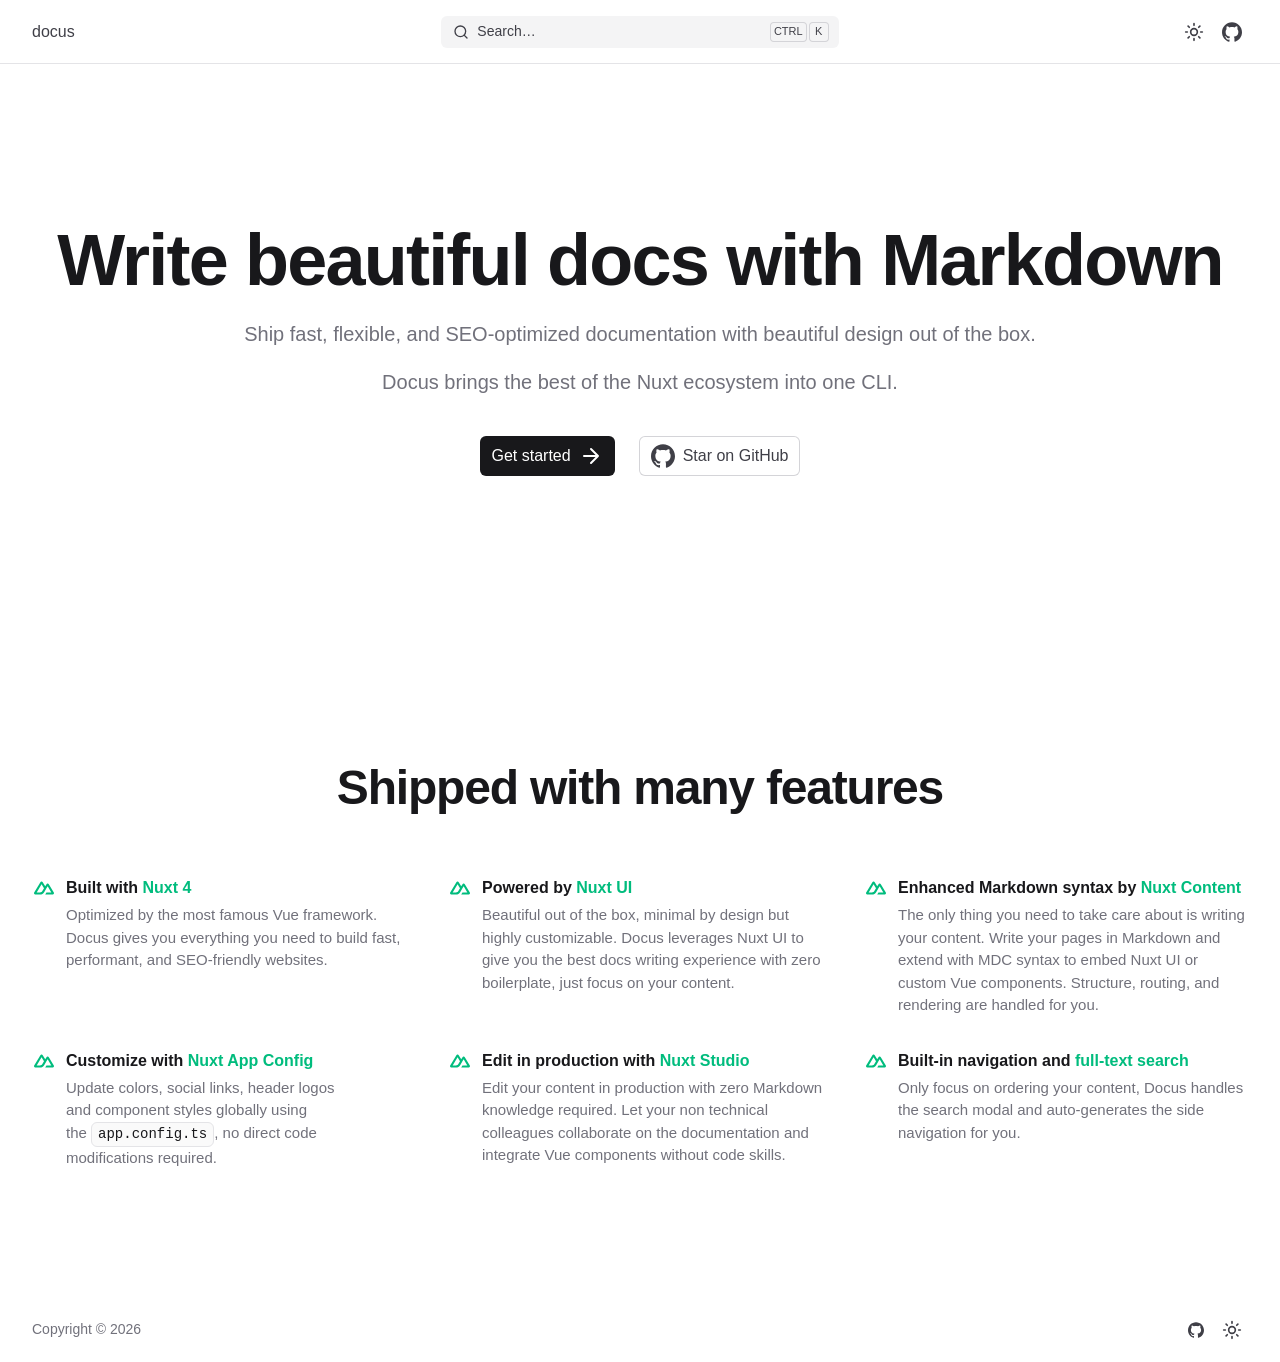
<file: index.html>
<!DOCTYPE html><html  lang="en" dir="ltr"><head><meta charset="utf-8"><meta name="viewport" content="width=device-width, initial-scale=1"><title>Write beautiful docs with Markdown - docus</title><script type="importmap">{"imports":{"#entry":"/_nuxt/B9lbzf56.js"}}</script><meta name="twitter:card" content="summary_large_image"><meta name="twitter:image" content="/_og/s/c_Landing,title_Write+beautiful+docs+with+Markdown,description_Ship+fast+flexible+and+SEO-optimized+documentation+with+beautiful+design+out+of+the+box..png"><meta name="twitter:image:src" content="/_og/s/c_Landing,title_Write+beautiful+docs+with+Markdown,description_Ship+fast+flexible+and+SEO-optimized+documentation+with+beautiful+design+out+of+the+box..png"><meta property="og:image" content="/_og/s/c_Landing,title_Write+beautiful+docs+with+Markdown,description_Ship+fast+flexible+and+SEO-optimized+documentation+with+beautiful+design+out+of+the+box..png"><meta property="og:image:type" content="image/png"><meta property="og:image:width" content="1200"><meta name="twitter:image:width" content="1200"><meta property="og:image:height" content="600"><meta name="twitter:image:height" content="600"><style id="nuxt-ui-colors">@layer theme {
  :root, :host {
  --ui-color-primary-50: var(--color-emerald-50, oklch(97.9% 0.021 166.113));
  --ui-color-primary-100: var(--color-emerald-100, oklch(95% 0.052 163.051));
  --ui-color-primary-200: var(--color-emerald-200, oklch(90.5% 0.093 164.15));
  --ui-color-primary-300: var(--color-emerald-300, oklch(84.5% 0.143 164.978));
  --ui-color-primary-400: var(--color-emerald-400, oklch(76.5% 0.177 163.223));
  --ui-color-primary-500: var(--color-emerald-500, oklch(69.6% 0.17 162.48));
  --ui-color-primary-600: var(--color-emerald-600, oklch(59.6% 0.145 163.225));
  --ui-color-primary-700: var(--color-emerald-700, oklch(50.8% 0.118 165.612));
  --ui-color-primary-800: var(--color-emerald-800, oklch(43.2% 0.095 166.913));
  --ui-color-primary-900: var(--color-emerald-900, oklch(37.8% 0.077 168.94));
  --ui-color-primary-950: var(--color-emerald-950, oklch(26.2% 0.051 172.552));
  --ui-color-secondary-50: var(--color-blue-50, oklch(97% 0.014 254.604));
  --ui-color-secondary-100: var(--color-blue-100, oklch(93.2% 0.032 255.585));
  --ui-color-secondary-200: var(--color-blue-200, oklch(88.2% 0.059 254.128));
  --ui-color-secondary-300: var(--color-blue-300, oklch(80.9% 0.105 251.813));
  --ui-color-secondary-400: var(--color-blue-400, oklch(70.7% 0.165 254.624));
  --ui-color-secondary-500: var(--color-blue-500, oklch(62.3% 0.214 259.815));
  --ui-color-secondary-600: var(--color-blue-600, oklch(54.6% 0.245 262.881));
  --ui-color-secondary-700: var(--color-blue-700, oklch(48.8% 0.243 264.376));
  --ui-color-secondary-800: var(--color-blue-800, oklch(42.4% 0.199 265.638));
  --ui-color-secondary-900: var(--color-blue-900, oklch(37.9% 0.146 265.522));
  --ui-color-secondary-950: var(--color-blue-950, oklch(28.2% 0.091 267.935));
  --ui-color-success-50: var(--color-green-50, oklch(98.2% 0.018 155.826));
  --ui-color-success-100: var(--color-green-100, oklch(96.2% 0.044 156.743));
  --ui-color-success-200: var(--color-green-200, oklch(92.5% 0.084 155.995));
  --ui-color-success-300: var(--color-green-300, oklch(87.1% 0.15 154.449));
  --ui-color-success-400: var(--color-green-400, oklch(79.2% 0.209 151.711));
  --ui-color-success-500: var(--color-green-500, oklch(72.3% 0.219 149.579));
  --ui-color-success-600: var(--color-green-600, oklch(62.7% 0.194 149.214));
  --ui-color-success-700: var(--color-green-700, oklch(52.7% 0.154 150.069));
  --ui-color-success-800: var(--color-green-800, oklch(44.8% 0.119 151.328));
  --ui-color-success-900: var(--color-green-900, oklch(39.3% 0.095 152.535));
  --ui-color-success-950: var(--color-green-950, oklch(26.6% 0.065 152.934));
  --ui-color-info-50: var(--color-blue-50, oklch(97% 0.014 254.604));
  --ui-color-info-100: var(--color-blue-100, oklch(93.2% 0.032 255.585));
  --ui-color-info-200: var(--color-blue-200, oklch(88.2% 0.059 254.128));
  --ui-color-info-300: var(--color-blue-300, oklch(80.9% 0.105 251.813));
  --ui-color-info-400: var(--color-blue-400, oklch(70.7% 0.165 254.624));
  --ui-color-info-500: var(--color-blue-500, oklch(62.3% 0.214 259.815));
  --ui-color-info-600: var(--color-blue-600, oklch(54.6% 0.245 262.881));
  --ui-color-info-700: var(--color-blue-700, oklch(48.8% 0.243 264.376));
  --ui-color-info-800: var(--color-blue-800, oklch(42.4% 0.199 265.638));
  --ui-color-info-900: var(--color-blue-900, oklch(37.9% 0.146 265.522));
  --ui-color-info-950: var(--color-blue-950, oklch(28.2% 0.091 267.935));
  --ui-color-warning-50: var(--color-yellow-50, oklch(98.7% 0.026 102.212));
  --ui-color-warning-100: var(--color-yellow-100, oklch(97.3% 0.071 103.193));
  --ui-color-warning-200: var(--color-yellow-200, oklch(94.5% 0.129 101.54));
  --ui-color-warning-300: var(--color-yellow-300, oklch(90.5% 0.182 98.111));
  --ui-color-warning-400: var(--color-yellow-400, oklch(85.2% 0.199 91.936));
  --ui-color-warning-500: var(--color-yellow-500, oklch(79.5% 0.184 86.047));
  --ui-color-warning-600: var(--color-yellow-600, oklch(68.1% 0.162 75.834));
  --ui-color-warning-700: var(--color-yellow-700, oklch(55.4% 0.135 66.442));
  --ui-color-warning-800: var(--color-yellow-800, oklch(47.6% 0.114 61.907));
  --ui-color-warning-900: var(--color-yellow-900, oklch(42.1% 0.095 57.708));
  --ui-color-warning-950: var(--color-yellow-950, oklch(28.6% 0.066 53.813));
  --ui-color-error-50: var(--color-red-50, oklch(97.1% 0.013 17.38));
  --ui-color-error-100: var(--color-red-100, oklch(93.6% 0.032 17.717));
  --ui-color-error-200: var(--color-red-200, oklch(88.5% 0.062 18.334));
  --ui-color-error-300: var(--color-red-300, oklch(80.8% 0.114 19.571));
  --ui-color-error-400: var(--color-red-400, oklch(70.4% 0.191 22.216));
  --ui-color-error-500: var(--color-red-500, oklch(63.7% 0.237 25.331));
  --ui-color-error-600: var(--color-red-600, oklch(57.7% 0.245 27.325));
  --ui-color-error-700: var(--color-red-700, oklch(50.5% 0.213 27.518));
  --ui-color-error-800: var(--color-red-800, oklch(44.4% 0.177 26.899));
  --ui-color-error-900: var(--color-red-900, oklch(39.6% 0.141 25.723));
  --ui-color-error-950: var(--color-red-950, oklch(25.8% 0.092 26.042));
  --ui-color-neutral-50: var(--color-zinc-50, oklch(98.5% 0 none));
  --ui-color-neutral-100: var(--color-zinc-100, oklch(96.7% 0.001 286.375));
  --ui-color-neutral-200: var(--color-zinc-200, oklch(92% 0.004 286.32));
  --ui-color-neutral-300: var(--color-zinc-300, oklch(87.1% 0.006 286.286));
  --ui-color-neutral-400: var(--color-zinc-400, oklch(70.5% 0.015 286.067));
  --ui-color-neutral-500: var(--color-zinc-500, oklch(55.2% 0.016 285.938));
  --ui-color-neutral-600: var(--color-zinc-600, oklch(44.2% 0.017 285.786));
  --ui-color-neutral-700: var(--color-zinc-700, oklch(37% 0.013 285.805));
  --ui-color-neutral-800: var(--color-zinc-800, oklch(27.4% 0.006 286.033));
  --ui-color-neutral-900: var(--color-zinc-900, oklch(21% 0.006 285.885));
  --ui-color-neutral-950: var(--color-zinc-950, oklch(14.1% 0.005 285.823));
  }
  :root, :host, .light {
  --ui-primary: var(--ui-color-primary-500);
  --ui-secondary: var(--ui-color-secondary-500);
  --ui-success: var(--ui-color-success-500);
  --ui-info: var(--ui-color-info-500);
  --ui-warning: var(--ui-color-warning-500);
  --ui-error: var(--ui-color-error-500);
  }
  .dark {
  --ui-primary: var(--ui-color-primary-400);
  --ui-secondary: var(--ui-color-secondary-400);
  --ui-success: var(--ui-color-success-400);
  --ui-info: var(--ui-color-info-400);
  --ui-warning: var(--ui-color-warning-400);
  --ui-error: var(--ui-color-error-400);
  }
}</style><style>@media (width>=1024px){.docus-sub-header{--ui-header-height:112px}}</style><link rel="stylesheet" href="/_nuxt/entry.h21NOjNv.css" crossorigin><style>@layer base {:where(.i-lucide\:arrow-right){display:inline-block;width:1em;height:1em;background-color:currentColor;-webkit-mask-image:var(--svg);mask-image:var(--svg);-webkit-mask-repeat:no-repeat;mask-repeat:no-repeat;-webkit-mask-size:100% 100%;mask-size:100% 100%;--svg:url("data:image/svg+xml,%3Csvg xmlns='http://www.w3.org/2000/svg' viewBox='0 0 24 24' width='24' height='24'%3E%3Cpath fill='none' stroke='black' stroke-linecap='round' stroke-linejoin='round' stroke-width='2' d='M5 12h14m-7-7l7 7l-7 7'/%3E%3C/svg%3E")}:where(.i-lucide\:moon){display:inline-block;width:1em;height:1em;background-color:currentColor;-webkit-mask-image:var(--svg);mask-image:var(--svg);-webkit-mask-repeat:no-repeat;mask-repeat:no-repeat;-webkit-mask-size:100% 100%;mask-size:100% 100%;--svg:url("data:image/svg+xml,%3Csvg xmlns='http://www.w3.org/2000/svg' viewBox='0 0 24 24' width='24' height='24'%3E%3Cpath fill='none' stroke='black' stroke-linecap='round' stroke-linejoin='round' stroke-width='2' d='M20.985 12.486a9 9 0 1 1-9.473-9.472c.405-.022.617.46.402.803a6 6 0 0 0 8.268 8.268c.344-.215.825-.004.803.401'/%3E%3C/svg%3E")}:where(.i-lucide\:search){display:inline-block;width:1em;height:1em;background-color:currentColor;-webkit-mask-image:var(--svg);mask-image:var(--svg);-webkit-mask-repeat:no-repeat;mask-repeat:no-repeat;-webkit-mask-size:100% 100%;mask-size:100% 100%;--svg:url("data:image/svg+xml,%3Csvg xmlns='http://www.w3.org/2000/svg' viewBox='0 0 24 24' width='24' height='24'%3E%3Cg fill='none' stroke='black' stroke-linecap='round' stroke-linejoin='round' stroke-width='2'%3E%3Cpath d='m21 21l-4.34-4.34'/%3E%3Ccircle cx='11' cy='11' r='8'/%3E%3C/g%3E%3C/svg%3E")}:where(.i-lucide\:sun){display:inline-block;width:1em;height:1em;background-color:currentColor;-webkit-mask-image:var(--svg);mask-image:var(--svg);-webkit-mask-repeat:no-repeat;mask-repeat:no-repeat;-webkit-mask-size:100% 100%;mask-size:100% 100%;--svg:url("data:image/svg+xml,%3Csvg xmlns='http://www.w3.org/2000/svg' viewBox='0 0 24 24' width='24' height='24'%3E%3Cg fill='none' stroke='black' stroke-linecap='round' stroke-linejoin='round' stroke-width='2'%3E%3Ccircle cx='12' cy='12' r='4'/%3E%3Cpath d='M12 2v2m0 16v2M4.93 4.93l1.41 1.41m11.32 11.32l1.41 1.41M2 12h2m16 0h2M6.34 17.66l-1.41 1.41M19.07 4.93l-1.41 1.41'/%3E%3C/g%3E%3C/svg%3E")}:where(.i-simple-icons\:github){display:inline-block;width:1em;height:1em;background-color:currentColor;-webkit-mask-image:var(--svg);mask-image:var(--svg);-webkit-mask-repeat:no-repeat;mask-repeat:no-repeat;-webkit-mask-size:100% 100%;mask-size:100% 100%;--svg:url("data:image/svg+xml,%3Csvg xmlns='http://www.w3.org/2000/svg' viewBox='0 0 24 24' width='24' height='24'%3E%3Cpath fill='black' d='M12 .297c-6.63 0-12 5.373-12 12c0 5.303 3.438 9.8 8.205 11.385c.6.113.82-.258.82-.577c0-.285-.01-1.04-.015-2.04c-3.338.724-4.042-1.61-4.042-1.61C4.422 18.07 3.633 17.7 3.633 17.7c-1.087-.744.084-.729.084-.729c1.205.084 1.838 1.236 1.838 1.236c1.07 1.835 2.809 1.305 3.495.998c.108-.776.417-1.305.76-1.605c-2.665-.3-5.466-1.332-5.466-5.93c0-1.31.465-2.38 1.235-3.22c-.135-.303-.54-1.523.105-3.176c0 0 1.005-.322 3.3 1.23c.96-.267 1.98-.399 3-.405c1.02.006 2.04.138 3 .405c2.28-1.552 3.285-1.23 3.285-1.23c.645 1.653.24 2.873.12 3.176c.765.84 1.23 1.91 1.23 3.22c0 4.61-2.805 5.625-5.475 5.92c.42.36.81 1.096.81 2.22c0 1.606-.015 2.896-.015 3.286c0 .315.21.69.825.57C20.565 22.092 24 17.592 24 12.297c0-6.627-5.373-12-12-12'/%3E%3C/svg%3E")}:where(.i-simple-icons\:nuxt){display:inline-block;width:1em;height:1em;background-color:currentColor;-webkit-mask-image:var(--svg);mask-image:var(--svg);-webkit-mask-repeat:no-repeat;mask-repeat:no-repeat;-webkit-mask-size:100% 100%;mask-size:100% 100%;--svg:url("data:image/svg+xml,%3Csvg xmlns='http://www.w3.org/2000/svg' viewBox='0 0 24 24' width='24' height='24'%3E%3Cpath fill='black' d='M13.464 19.83h8.922c.283 0 .562-.073.807-.21a1.6 1.6 0 0 0 .591-.574a1.53 1.53 0 0 0 .216-.783a1.53 1.53 0 0 0-.217-.782L17.792 7.414a1.6 1.6 0 0 0-.591-.573a1.65 1.65 0 0 0-.807-.21c-.283 0-.562.073-.807.21a1.6 1.6 0 0 0-.59.573L13.463 9.99L10.47 4.953a1.6 1.6 0 0 0-.591-.573a1.65 1.65 0 0 0-.807-.21c-.284 0-.562.073-.807.21a1.6 1.6 0 0 0-.591.573L.216 17.481a1.53 1.53 0 0 0-.217.782c0 .275.074.545.216.783a1.6 1.6 0 0 0 .59.574c.246.137.525.21.808.21h5.6c2.22 0 3.856-.946 4.982-2.79l2.733-4.593l1.464-2.457l4.395 7.382h-5.859Zm-6.341-2.46l-3.908-.002l5.858-9.842l2.923 4.921l-1.957 3.29c-.748 1.196-1.597 1.632-2.916 1.632'/%3E%3C/svg%3E")}}</style><link rel="preload" as="fetch" crossorigin="anonymous" href="/_payload.json?_b=277f5c53-0963-49ba-93de-ae0057838db1"><link rel="modulepreload" as="script" crossorigin href="/_nuxt/B9lbzf56.js"><link rel="modulepreload" as="script" crossorigin href="/_nuxt/DK3Fl9T5.js"><link rel="modulepreload" as="script" crossorigin href="/_nuxt/BnIqudnE.js"><link rel="modulepreload" as="script" crossorigin href="/_nuxt/B4b-2GOK.js"><link rel="modulepreload" as="script" crossorigin href="/_nuxt/BTaPj8Qm.js"><link rel="modulepreload" as="script" crossorigin href="/_nuxt/UUTXwAs7.js"><link rel="modulepreload" as="script" crossorigin href="/_nuxt/CRca1Lzq.js"><link rel="modulepreload" as="script" crossorigin href="/_nuxt/DMxBbqNJ.js"><link rel="modulepreload" as="script" crossorigin href="/_nuxt/BW3xJdEx.js"><link rel="modulepreload" as="script" crossorigin href="/_nuxt/C6ecPzoI.js"><link rel="modulepreload" as="script" crossorigin href="/_nuxt/DsRkfs10.js"><link rel="modulepreload" as="script" crossorigin href="/_nuxt/BnDTbt6S.js"><link rel="modulepreload" as="script" crossorigin href="/_nuxt/D3sCn5nT.js"><link rel="modulepreload" as="script" crossorigin href="/_nuxt/Da8k-3Zu.js"><link rel="modulepreload" as="script" crossorigin href="/_nuxt/CUsy3pGw.js"><link rel="modulepreload" as="script" crossorigin href="/_nuxt/C5iYBxsE.js"><link rel="modulepreload" as="script" crossorigin href="/_nuxt/IKqwN-GS.js"><link rel="modulepreload" as="script" crossorigin href="/_nuxt/BO2KdNVx.js"><link rel="modulepreload" as="script" crossorigin href="/_nuxt/I7DaeIW5.js"><link rel="modulepreload" as="script" crossorigin href="/_nuxt/D_eZxFIZ.js"><link rel="modulepreload" as="script" crossorigin href="/_nuxt/DR4ogerT.js"><link rel="modulepreload" as="script" crossorigin href="/_nuxt/CiFHdpGV.js"><link rel="modulepreload" as="script" crossorigin href="/_nuxt/kVB535QO.js"><link rel="modulepreload" as="script" crossorigin href="/_nuxt/CJVMGqd_.js"><link rel="modulepreload" as="script" crossorigin href="/_nuxt/DHihWhf5.js"><link rel="modulepreload" as="script" crossorigin href="/_nuxt/PhnYWesM.js"><link rel="modulepreload" as="script" crossorigin href="/_nuxt/COP710bM.js"><link rel="modulepreload" as="script" crossorigin href="/_nuxt/CidfGKpp.js"><link rel="modulepreload" as="script" crossorigin href="/_nuxt/grJEbbkt.js"><link rel="modulepreload" as="script" crossorigin href="/_nuxt/D54ViKA5.js"><link rel="modulepreload" as="script" crossorigin href="/_nuxt/CRFiLlpf.js"><link rel="modulepreload" as="script" crossorigin href="/_nuxt/CAJCSsim.js"><link rel="modulepreload" as="script" crossorigin href="/_nuxt/CGxMLbHi.js"><link rel="modulepreload" as="script" crossorigin href="/_nuxt/DjR-vcJQ2.js"><link rel="modulepreload" as="script" crossorigin href="/_nuxt/C-TW1jYv.js"><link rel="modulepreload" as="script" crossorigin href="/_nuxt/DwDorq67.js"><link rel="modulepreload" as="script" crossorigin href="/_nuxt/Bk3ItCRu2.js"><link rel="modulepreload" as="script" crossorigin href="/_nuxt/BWWpDF4H2.js"><link rel="modulepreload" as="script" crossorigin href="/_nuxt/CGpJs-Wj2.js"><link rel="modulepreload" as="script" crossorigin href="/_nuxt/gtiopLMl2.js"><link rel="modulepreload" as="script" crossorigin href="/_nuxt/C83kraeH2.js"><link rel="modulepreload" as="script" crossorigin href="/_nuxt/B50arVJP2.js"><link rel="modulepreload" as="script" crossorigin href="/_nuxt/Bh7ZZu1o2.js"><link rel="modulepreload" as="script" crossorigin href="/_nuxt/C2ph9efA2.js"><link rel="modulepreload" as="script" crossorigin href="/_nuxt/BQfQ2Yay2.js"><link rel="modulepreload" as="script" crossorigin href="/_nuxt/DCR0FqCk2.js"><link rel="modulepreload" as="script" crossorigin href="/_nuxt/CMqGsRFn2.js"><link rel="modulepreload" as="script" crossorigin href="/_nuxt/BDNMzG2s2.js"><link rel="modulepreload" as="script" crossorigin href="/_nuxt/ClhgfGV92.js"><link rel="modulepreload" as="script" crossorigin href="/_nuxt/FVGV5NHN2.js"><link rel="modulepreload" as="script" crossorigin href="/_nuxt/bPd01KOl2.js"><link rel="modulepreload" as="script" crossorigin href="/_nuxt/CM6e0Upa2.js"><link rel="modulepreload" as="script" crossorigin href="/_nuxt/nV74OeWa2.js"><link rel="modulepreload" as="script" crossorigin href="/_nuxt/BLxNoijs2.js"><link rel="modulepreload" as="script" crossorigin href="/_nuxt/DdB9Bs0X2.js"><link rel="modulepreload" as="script" crossorigin href="/_nuxt/BbzTVBes2.js"><link rel="modulepreload" as="script" crossorigin href="/_nuxt/DOVquImQ.js"><link rel="modulepreload" as="script" crossorigin href="/_nuxt/CNxmqupG2.js"><link rel="modulepreload" as="script" crossorigin href="/_nuxt/BuAkcpTI.js"><link rel="modulepreload" as="script" crossorigin href="/_nuxt/BUe475kN2.js"><link rel="modulepreload" as="script" crossorigin href="/_nuxt/BBBXYRyE2.js"><link rel="modulepreload" as="script" crossorigin href="/_nuxt/DgvddNDn.js"><script type="module" src="/_nuxt/B9lbzf56.js" crossorigin></script><link rel="prefetch" as="script" crossorigin href="/_nuxt/B_wdeZ1l2.js"><link rel="prefetch" as="script" crossorigin href="/_nuxt/DVsNApLL2.js"><link rel="prefetch" as="script" crossorigin href="/_nuxt/C1bRDCMr2.js"><link rel="prefetch" as="script" crossorigin href="/_nuxt/CgYt7o082.js"><link rel="prefetch" as="script" crossorigin href="/_nuxt/D3ZPyNEe2.js"><link rel="prefetch" as="script" crossorigin href="/_nuxt/BcFuUm6Z2.js"><link rel="prefetch" as="script" crossorigin href="/_nuxt/ANU92Hpt2.js"><link rel="prefetch" as="script" crossorigin href="/_nuxt/DzjTih-Z2.js"><link rel="prefetch" as="script" crossorigin href="/_nuxt/Bi34hmG82.js"><link rel="prefetch" as="script" crossorigin href="/_nuxt/DpM_S53U.js"><link rel="prefetch" as="script" crossorigin href="/_nuxt/DDZGrv7b.js"><link rel="prefetch" as="script" crossorigin href="/_nuxt/D5oQE1W8.js"><link rel="prefetch" as="script" crossorigin href="/_nuxt/BL82z0NS.js"><link rel="prefetch" as="script" crossorigin href="/_nuxt/DCoT7Sr_.js"><link rel="prefetch" as="script" crossorigin href="/_nuxt/DsSJFHi1.js"><link rel="prefetch" as="script" crossorigin href="/_nuxt/BsCyfkOX.js"><link rel="prefetch" as="script" crossorigin href="/_nuxt/G7s8ce7w.js"><link rel="prefetch" as="script" crossorigin href="/_nuxt/CLzTP2hO.js"><link rel="prefetch" as="script" crossorigin href="/_nuxt/BdFNi9_3.js"><link rel="prefetch" as="script" crossorigin href="/_nuxt/FGbEr4QG.js"><link rel="prefetch" as="script" crossorigin href="/_nuxt/DWs7fwl1.js"><link rel="prefetch" as="script" crossorigin href="/_nuxt/YJTUDbN7.js"><link rel="prefetch" as="script" crossorigin href="/_nuxt/DpRbRZbp.js"><link rel="prefetch" as="script" crossorigin href="/_nuxt/BcPTWBJS.js"><link rel="prefetch" as="script" crossorigin href="/_nuxt/Dg8IvygW.js"><link rel="prefetch" as="script" crossorigin href="/_nuxt/MNa6wb5p.js"><link rel="prefetch" as="script" crossorigin href="/_nuxt/Hvvb1luy.js"><link rel="prefetch" as="script" crossorigin href="/_nuxt/E1ZWY1j0.js"><link rel="prefetch" as="script" crossorigin href="/_nuxt/BIXjyMP2.js"><link rel="prefetch" as="script" crossorigin href="/_nuxt/CYf65hwX.js"><link rel="prefetch" as="script" crossorigin href="/_nuxt/Bwtok_F2.js"><link rel="prefetch" as="script" crossorigin href="/_nuxt/CdlkpNBg.js"><link rel="prefetch" as="script" crossorigin href="/_nuxt/CjEmpn_d.js"><link rel="prefetch" as="script" crossorigin href="/_nuxt/BW0KjuTv.js"><link rel="prefetch" as="script" crossorigin href="/_nuxt/DQhlUnmr.js"><link rel="prefetch" as="script" crossorigin href="/_nuxt/DsUZJkND.js"><link rel="prefetch" as="script" crossorigin href="/_nuxt/BK_zEO52.js"><link rel="prefetch" as="script" crossorigin href="/_nuxt/CxYsbiu6.js"><link rel="prefetch" as="script" crossorigin href="/_nuxt/BG_qmu3N.js"><link rel="prefetch" as="script" crossorigin href="/_nuxt/CWKs-dUP.js"><link rel="prefetch" as="script" crossorigin href="/_nuxt/Dp4ddNHL.js"><link rel="prefetch" as="script" crossorigin href="/_nuxt/KxW_jNlC.js"><link rel="prefetch" as="script" crossorigin href="/_nuxt/DL554jMH.js"><link rel="prefetch" as="script" crossorigin href="/_nuxt/DN0uZJg-.js"><link rel="prefetch" as="script" crossorigin href="/_nuxt/CZ5bty282.js"><link rel="prefetch" as="script" crossorigin href="/_nuxt/C-LNslzx.js"><link rel="prefetch" as="script" crossorigin href="/_nuxt/CevO9L6z2.js"><meta name="robots" content="index, follow, max-image-preview:large, max-snippet:-1, max-video-preview:-1"><link rel="icon" href="/favicon.ico"><meta name="description" content="Ship fast, flexible, and SEO-optimized documentation with beautiful design out of the box. Docus brings together the best of the Nuxt ecosystem. Powered by Nuxt UI."><meta property="og:site_name" content="docus"><meta property="og:title" content="Write beautiful docs with Markdown"><meta property="og:description" content="Ship fast, flexible, and SEO-optimized documentation with beautiful design out of the box. Docus brings together the best of the Nuxt ecosystem. Powered by Nuxt UI."><meta property="og:type" content="website"><script>"use strict";(()=>{const o=window,e=document.documentElement,c=["dark","light"],s=getStorageValue("localStorage","nuxt-color-mode")||"system";let r=s==="system"?f():s;const l=e.getAttribute("data-color-mode-forced");l&&(r=l),i(r),o["__NUXT_COLOR_MODE__"]={preference:s,value:r,getColorScheme:f,addColorScheme:i,removeColorScheme:d};function i(t){const a=""+t+"",n="";e.classList?e.classList.add(a):e.className+=" "+a,n&&e.setAttribute("data-"+n,t)}function d(t){const a=""+t+"",n="";e.classList?e.classList.remove(a):e.className=e.className.replace(new RegExp(a,"g"),""),n&&e.removeAttribute("data-"+n)}function u(t){return o.matchMedia("(prefers-color-scheme"+t+")")}function f(){if(o.matchMedia&&u("").media!=="not all"){for(const t of c)if(u(":"+t).matches)return t}return"light"}})();function getStorageValue(o,e){switch(o){case"localStorage":try{return window.localStorage.getItem(e)}catch{return null}case"sessionStorage":try{return window.sessionStorage.getItem(e)}catch{return null}case"cookie":try{return getCookie(e)}catch{return null}default:return null}}function getCookie(o){const c=("; "+window.document.cookie).split("; "+o+"=");if(c.length===2){const s=c.pop();return s?s.split(";").shift():null}}</script></head><body><div id="__nuxt" class="isolate"><!--[--><!--[--><!--[--><!--[--><!--[--><div class="nuxt-loading-indicator" style="position:fixed;top:0;right:0;left:0;pointer-events:none;width:auto;height:3px;opacity:0;background:var(--ui-primary);background-size:0% auto;transform:scaleX(0%);transform-origin:left;transition:transform 0.1s, height 0.4s, opacity 0.4s;z-index:999999;"></div><div class="flex"><div class="flex-1 min-w-0"><!--[--><!----><!----><!----><header data-slot="root" class="bg-default/75 backdrop-blur border-b border-default h-(--ui-header-height) sticky top-0 z-50"><!--[--><!--]--><div class="w-full max-w-(--ui-container) mx-auto px-4 sm:px-6 lg:px-8 flex items-center justify-between gap-3 h-full" data-slot="container"><!--[--><div data-slot="left" class="lg:flex-1 flex items-center gap-1.5"><!----><!--[--><a aria-current="page" href="/" class="router-link-active router-link-exact-active" aria-label="docus"><span class="h-6 w-auto shrink-0">docus</span></a><!--]--></div><div data-slot="center" class="hidden lg:flex flex-1"><!--[--><!--[--><!----><button type="button" data-slot="base" class="rounded-md font-medium inline-flex items-center disabled:cursor-not-allowed aria-disabled:cursor-not-allowed disabled:opacity-75 aria-disabled:opacity-75 transition-colors px-2.5 py-1.5 text-sm gap-1.5 text-default bg-elevated hover:bg-accented/75 active:bg-accented/75 outline-inverted/25 focus-visible:outline-3 disabled:bg-elevated aria-disabled:bg-elevated w-full"><!--[--><!--[--><span class="iconify i-lucide:search shrink-0 size-4 mx-0.5" aria-hidden="true" style="" data-slot="leadingIcon"></span><!--]--><!--[--><span data-slot="label" class="truncate">Search…</span><!--]--><!--[--><div data-slot="trailing" class="hidden lg:flex items-center gap-0.5 ms-auto"><!--[--><!--[--><kbd class="inline-flex items-center justify-center px-1 rounded-sm font-medium font-sans uppercase h-5 min-w-[20px] text-[11px] ring ring-inset ring-accented text-default bg-elevated"><!--[--> <!--]--></kbd><kbd class="inline-flex items-center justify-center px-1 rounded-sm font-medium font-sans uppercase h-5 min-w-[20px] text-[11px] ring ring-inset ring-accented text-default bg-elevated"><!--[-->k<!--]--></kbd><!--]--><!--]--></div><!--]--><!--]--></button><!--]--><!--]--></div><div data-slot="right" class="flex items-center justify-end lg:flex-1 gap-1.5"><!--[--><div></div><!----><!----><!--[--><!----><button type="button" data-slot="base" aria-label="Search…" class="rounded-md font-medium inline-flex items-center disabled:cursor-not-allowed aria-disabled:cursor-not-allowed disabled:opacity-75 aria-disabled:opacity-75 transition-colors text-sm gap-1.5 text-default hover:bg-elevated active:bg-elevated outline-inverted/25 focus-visible:outline-3 hover:disabled:bg-transparent dark:hover:disabled:bg-transparent hover:aria-disabled:bg-transparent dark:hover:aria-disabled:bg-transparent p-1.5 lg:hidden"><!--[--><!--[--><span class="iconify i-lucide:search shrink-0 size-5" aria-hidden="true" style="" data-slot="leadingIcon"></span><!--]--><!--[--><span data-slot="label" class="truncate hidden">Search…</span><!--]--><!--[--><div data-slot="trailing" class="hidden items-center gap-0.5 ms-auto lg:hidden"><!--[--><!--[--><kbd class="inline-flex items-center justify-center px-1 rounded-sm font-medium font-sans uppercase h-5 min-w-[20px] text-[11px] ring ring-inset ring-accented text-default bg-elevated"><!--[--> <!--]--></kbd><kbd class="inline-flex items-center justify-center px-1 rounded-sm font-medium font-sans uppercase h-5 min-w-[20px] text-[11px] ring ring-inset ring-accented text-default bg-elevated"><!--[-->k<!--]--></kbd><!--]--><!--]--></div><!--]--><!--]--></button><!--]--><!--[--><div class="h-8 w-8 animate-pulse bg-neutral-200 dark:bg-neutral-800 rounded-md"></div><!--]--><!--[--><a href="https://github.com/juerock/docus-juerock" rel="noopener noreferrer" target="_blank" data-slot="base" aria-label="GitHub" class="rounded-md font-medium inline-flex items-center disabled:cursor-not-allowed aria-disabled:cursor-not-allowed disabled:opacity-75 aria-disabled:opacity-75 transition-colors text-sm gap-1.5 text-default hover:bg-elevated active:bg-elevated outline-inverted/25 focus-visible:outline-3 hover:disabled:bg-transparent dark:hover:disabled:bg-transparent hover:aria-disabled:bg-transparent dark:hover:aria-disabled:bg-transparent p-1.5"><!--[--><!--[--><span class="iconify i-simple-icons:github shrink-0 size-5" aria-hidden="true" style="" data-slot="leadingIcon"></span><!--]--><!--[--><!----><!--]--><!--[--><!----><!--]--><!--]--></a><!--]--><!--]--><!--[--><button type="button" data-slot="base" class="rounded-md font-medium inline-flex items-center disabled:cursor-not-allowed aria-disabled:cursor-not-allowed disabled:opacity-75 aria-disabled:opacity-75 transition-colors text-xs gap-1.5 text-default hover:bg-elevated active:bg-elevated outline-inverted/25 focus-visible:outline-3 hover:disabled:bg-transparent dark:hover:disabled:bg-transparent hover:aria-disabled:bg-transparent dark:hover:aria-disabled:bg-transparent p-1.5 -me-1.5 lg:hidden"><!--[--><!--[--><!----><!--]--><!--[--><svg xmlns="http://www.w3.org/2000/svg" class="size-5" viewBox="0 0 24 24" fill="none" stroke="currentColor" stroke-width="2" stroke-linecap="round" stroke-linejoin="round"><line x1="4" y1="6" x2="20" y2="6" class="outline-none"></line><line x1="4" y1="12" x2="20" y2="12" class="outline-none"></line><line x1="4" y1="18" x2="20" y2="18" class="outline-none"></line></svg><!--]--><!--[--><!----><!--]--><!--]--></button><!--]--></div><!--]--></div><!--[--><!--]--></header><!--[--><!----><!----><!--v-if--><!--]--><!--]--><main class="min-h-[calc(100vh-var(--ui-header-height))]"><!--[--><!--[--><div><div data-orientation="vertical" data-slot="root" class="relative isolate"><!--[--><!--]--><div class="w-full max-w-(--ui-container) mx-auto px-4 sm:px-6 lg:px-8 flex flex-col lg:grid py-24 sm:py-32 lg:py-40 gap-16 sm:gap-y-24" data-slot="container"><!--[--><div data-slot="wrapper" class="text-center"><div data-slot="header" class=""><!--[--><!----><h1 data-slot="title" class="text-5xl sm:text-7xl text-pretty tracking-tight font-bold text-highlighted"><!--[-->Write beautiful docs with Markdown<!--]--></h1><div data-slot="description" class="text-lg sm:text-xl/8 text-muted text-balance mt-6"><!--[--><p class="my-5 leading-7 text-pretty"><!--[-->Ship fast, flexible, and SEO-optimized documentation with beautiful design out of the box.<!--]--></p><p class="my-5 leading-7 text-pretty"><!--[-->Docus brings the best of the Nuxt ecosystem into one CLI.<!--]--></p><!--]--></div><!--]--></div><!----><div data-slot="footer" class="mt-10"><!--[--><div data-slot="links" class="flex flex-wrap gap-x-6 gap-y-3 justify-center"><!--[--><a href="/getting-started/installation" data-slot="base" class="rounded-md font-medium inline-flex items-center disabled:cursor-not-allowed aria-disabled:cursor-not-allowed disabled:opacity-75 aria-disabled:opacity-75 transition-colors px-3 py-2 text-base gap-2 text-inverted bg-inverted hover:bg-inverted/90 active:bg-inverted/90 disabled:bg-inverted aria-disabled:bg-inverted outline-inverted/25 focus-visible:outline-3"><!--[--><!--[--><!----><!--]--><!--[-->Get started<!--]--><!--[--><span class="iconify i-lucide:arrow-right shrink-0 size-6" aria-hidden="true" style="" data-slot="trailingIcon"></span><!--]--><!--]--></a><a href="https://github.com/nuxt-content/docus" rel="noopener noreferrer" data-slot="base" class="rounded-md font-medium inline-flex items-center disabled:cursor-not-allowed aria-disabled:cursor-not-allowed disabled:opacity-75 aria-disabled:opacity-75 transition-colors px-3 py-2 text-base gap-2 ring ring-inset ring-accented text-default bg-default hover:bg-elevated active:bg-elevated disabled:bg-default aria-disabled:bg-default outline-inverted/25 focus-visible:outline-3 focus-visible:ring-inverted"><!--[--><!--[--><span class="iconify i-simple-icons:github shrink-0 size-6" aria-hidden="true" style="" data-slot="leadingIcon"></span><!--]--><!--[-->Star on GitHub<!--]--><!--[--><!----><!--]--><!--]--></a><!--]--></div><!--]--></div></div><!----><!--]--></div><!--[--><!--]--></div><section data-orientation="vertical" data-slot="root" class="relative isolate"><!--[--><!--]--><div class="w-full max-w-(--ui-container) mx-auto px-4 sm:px-6 lg:px-8 flex flex-col lg:grid py-16 sm:py-24 lg:py-32 gap-8 sm:gap-16" data-slot="container"><!--[--><div data-slot="wrapper" class=""><div data-slot="header" class=""><!--[--><!----><!----><h2 data-slot="title" class="text-3xl sm:text-4xl lg:text-5xl text-pretty tracking-tight font-bold text-highlighted text-center"><!--[-->Shipped with many features<!--]--></h2><!----><!--]--></div><div data-slot="body" class="mt-16"><!--[--><ul data-slot="features" class="grid sm:grid-cols-2 lg:grid-cols-3 gap-8"><!--[--><div data-orientation="horizontal" data-slot="root" class="relative rounded-sm flex items-start gap-2.5 outline-primary/25 has-focus-visible:outline-3 transition"><div data-slot="leading" class="inline-flex items-center justify-center p-0.5"><!--[--><span class="iconify i-simple-icons:nuxt size-5 shrink-0 text-primary" aria-hidden="true" style="" data-slot="leadingIcon"></span><!--]--></div><div data-slot="wrapper" class=""><a href="https://nuxt.com" rel="noopener noreferrer" target="_blank" aria-label="Built with Nuxt 4" class="focus:outline-none peer"><!--[--><!--[--><span class="absolute inset-0" aria-hidden="true"></span><!--]--><!--]--></a><!--[--><div data-slot="title" class="text-base text-pretty font-semibold text-highlighted"><!--[-->Built with <span class="text-primary">Nuxt 4</span><!--]--></div><div data-slot="description" class="text-[15px] text-pretty text-muted mt-1"><!--[-->Optimized by the most famous Vue framework. Docus gives you everything you need to build fast, performant, and SEO-friendly websites.<!--]--></div><!--]--></div></div><div data-orientation="horizontal" data-slot="root" class="relative rounded-sm flex items-start gap-2.5 outline-primary/25 has-focus-visible:outline-3 transition"><div data-slot="leading" class="inline-flex items-center justify-center p-0.5"><!--[--><span class="iconify i-simple-icons:nuxt size-5 shrink-0 text-primary" aria-hidden="true" style="" data-slot="leadingIcon"></span><!--]--></div><div data-slot="wrapper" class=""><a href="https://ui.nuxt.com/" rel="noopener noreferrer" target="_blank" aria-label="Powered by Nuxt UI" class="focus:outline-none peer"><!--[--><!--[--><span class="absolute inset-0" aria-hidden="true"></span><!--]--><!--]--></a><!--[--><div data-slot="title" class="text-base text-pretty font-semibold text-highlighted"><!--[-->Powered by <span class="text-primary">Nuxt UI</span><!--]--></div><div data-slot="description" class="text-[15px] text-pretty text-muted mt-1"><!--[-->Beautiful out of the box, minimal by design but highly customizable. Docus leverages Nuxt UI to give you the best docs writing experience with zero boilerplate, just focus on your content.<!--]--></div><!--]--></div></div><div data-orientation="horizontal" data-slot="root" class="relative rounded-sm flex items-start gap-2.5 outline-primary/25 has-focus-visible:outline-3 transition"><div data-slot="leading" class="inline-flex items-center justify-center p-0.5"><!--[--><span class="iconify i-simple-icons:nuxt size-5 shrink-0 text-primary" aria-hidden="true" style="" data-slot="leadingIcon"></span><!--]--></div><div data-slot="wrapper" class=""><a href="https://content.nuxt.com" rel="noopener noreferrer" target="_blank" aria-label="Enhanced Markdown syntax by Nuxt Content" class="focus:outline-none peer"><!--[--><!--[--><span class="absolute inset-0" aria-hidden="true"></span><!--]--><!--]--></a><!--[--><div data-slot="title" class="text-base text-pretty font-semibold text-highlighted"><!--[-->Enhanced Markdown syntax by <span class="text-primary">Nuxt Content</span><!--]--></div><div data-slot="description" class="text-[15px] text-pretty text-muted mt-1"><!--[-->The only thing you need to take care about is writing your content. Write your pages in Markdown and extend with MDC syntax to embed Nuxt UI or custom Vue components. Structure, routing, and rendering are handled for you.<!--]--></div><!--]--></div></div><div data-orientation="horizontal" data-slot="root" class="relative rounded-sm flex items-start gap-2.5 outline-primary/25 has-focus-visible:outline-3 transition"><div data-slot="leading" class="inline-flex items-center justify-center p-0.5"><!--[--><span class="iconify i-simple-icons:nuxt size-5 shrink-0 text-primary" aria-hidden="true" style="" data-slot="leadingIcon"></span><!--]--></div><div data-slot="wrapper" class=""><a href="https://nuxt.com/docs/guide/directory-structure/app-config" rel="noopener noreferrer" target="_blank" aria-label="Customize with Nuxt App Config" class="focus:outline-none peer"><!--[--><!--[--><span class="absolute inset-0" aria-hidden="true"></span><!--]--><!--]--></a><!--[--><div data-slot="title" class="text-base text-pretty font-semibold text-highlighted"><!--[-->Customize with <span class="text-primary">Nuxt App Config</span><!--]--></div><div data-slot="description" class="text-[15px] text-pretty text-muted mt-1"><!--[-->Update colors, social links, header logos and component styles globally using the <code class="px-1.5 py-0.5 text-sm font-mono font-medium rounded-md inline-block border border-muted text-highlighted bg-muted"><!--[-->app.config.ts<!--]--></code>, no direct code modifications required.<!--]--></div><!--]--></div></div><div data-orientation="horizontal" data-slot="root" class="relative rounded-sm flex items-start gap-2.5 outline-primary/25 has-focus-visible:outline-3 transition"><div data-slot="leading" class="inline-flex items-center justify-center p-0.5"><!--[--><span class="iconify i-simple-icons:nuxt size-5 shrink-0 text-primary" aria-hidden="true" style="" data-slot="leadingIcon"></span><!--]--></div><div data-slot="wrapper" class=""><a href="https://content.nuxt.com/studio" rel="noopener noreferrer" target="_blank" aria-label="Edit in production with Nuxt Studio" class="focus:outline-none peer"><!--[--><!--[--><span class="absolute inset-0" aria-hidden="true"></span><!--]--><!--]--></a><!--[--><div data-slot="title" class="text-base text-pretty font-semibold text-highlighted"><!--[-->Edit in production with <span class="text-primary">Nuxt Studio</span><!--]--></div><div data-slot="description" class="text-[15px] text-pretty text-muted mt-1"><!--[-->Edit your content in production with zero Markdown knowledge required. Let your non technical colleagues collaborate on the documentation and integrate Vue components without code skills.<!--]--></div><!--]--></div></div><div data-orientation="horizontal" data-slot="root" class="relative rounded-sm flex items-start gap-2.5 outline-primary/25 has-focus-visible:outline-3 transition"><div data-slot="leading" class="inline-flex items-center justify-center p-0.5"><!--[--><span class="iconify i-simple-icons:nuxt size-5 shrink-0 text-primary" aria-hidden="true" style="" data-slot="leadingIcon"></span><!--]--></div><div data-slot="wrapper" class=""><a href="https://ui.nuxt.com/components/content-search" rel="noopener noreferrer" target="_blank" aria-label="Built-in navigation and full-text search" class="focus:outline-none peer"><!--[--><!--[--><span class="absolute inset-0" aria-hidden="true"></span><!--]--><!--]--></a><!--[--><div data-slot="title" class="text-base text-pretty font-semibold text-highlighted"><!--[-->Built-in navigation and <span class="text-primary">full-text search</span><!--]--></div><div data-slot="description" class="text-[15px] text-pretty text-muted mt-1"><!--[-->Only focus on ordering your content, Docus handles the search modal and auto-generates the side navigation for you.<!--]--></div><!--]--></div></div><!--]--></ul><!--]--></div><!----></div><!----><!--]--></div><!--[--><!--]--></section></div><!--]--><!--]--></main><footer data-slot="root"><!----><div class="w-full max-w-(--ui-container) mx-auto px-4 sm:px-6 lg:px-8 py-8 lg:py-4 lg:flex lg:items-center lg:justify-between lg:gap-x-3" data-slot="container"><!--[--><div data-slot="right" class="lg:flex-1 flex items-center justify-center lg:justify-end gap-x-1.5 lg:order-3"><!--[--><!--[--><!--[--><a href="https://github.com/juerock/docus-juerock" rel="noopener noreferrer" target="_blank" data-slot="base" aria-label="GitHub repository" class="rounded-md font-medium inline-flex items-center disabled:cursor-not-allowed aria-disabled:cursor-not-allowed disabled:opacity-75 aria-disabled:opacity-75 transition-colors text-xs gap-1.5 text-default hover:bg-elevated active:bg-elevated outline-inverted/25 focus-visible:outline-3 hover:disabled:bg-transparent dark:hover:disabled:bg-transparent hover:aria-disabled:bg-transparent dark:hover:aria-disabled:bg-transparent p-1.5"><!--[--><!--[--><span class="iconify i-simple-icons:github shrink-0 size-4" aria-hidden="true" style="" data-slot="leadingIcon"></span><!--]--><!--[--><!----><!--]--><!--[--><!----><!--]--><!--]--></a><!--]--><button type="button" data-slot="base" aria-label="Switch to dark mode" class="rounded-md font-medium inline-flex items-center disabled:cursor-not-allowed aria-disabled:cursor-not-allowed disabled:opacity-75 aria-disabled:opacity-75 transition-colors text-sm gap-1.5 text-default hover:bg-elevated active:bg-elevated outline-inverted/25 focus-visible:outline-3 hover:disabled:bg-transparent dark:hover:disabled:bg-transparent hover:aria-disabled:bg-transparent dark:hover:aria-disabled:bg-transparent p-1.5"><!--[--><!--[--><span class="iconify i-lucide:moon shrink-0 size-5 hidden dark:inline-block" aria-hidden="true" style=""></span><span class="iconify i-lucide:sun shrink-0 size-5 dark:hidden" aria-hidden="true" style=""></span><!--]--><!--[--><!----><!--]--><!--[--><!----><!--]--><!--]--></button><!--]--><!--]--></div><div data-slot="center" class="mt-3 lg:mt-0 lg:order-2 flex items-center justify-center"><!--[--><!--]--></div><div data-slot="left" class="flex items-center justify-center lg:justify-start lg:flex-1 gap-x-1.5 mt-3 lg:mt-0 lg:order-1"><!--[--><div class="text-sm text-muted"> Copyright © 2026</div><!--]--></div><!--]--></div><!----></footer><span></span></div><!----></div><!--]--><!--]--><!--[--><!--]--><!--v-if--><!--]--><!--[--><!--]--><!--]--><!--]--></div><div id="teleports"></div><script>window.__NUXT_SITE_CONFIG__={_priority:{env:-15,name:-3},env:"production",name:"docus"}</script><script>window.__NUXT__={};window.__NUXT__.config={public:{mcp:{route:"/mcp"},assistant:{enabled:false,apiPath:"/__docus__/assistant"},mdc:{components:{prose:true,map:{accordion:"ProseAccordion","accordion-item":"ProseAccordionItem",badge:"ProseBadge",callout:"ProseCallout",card:"ProseCard","card-group":"ProseCardGroup",caution:"ProseCaution","code-collapse":"ProseCodeCollapse","code-group":"ProseCodeGroup","code-icon":"ProseCodeIcon","code-preview":"ProseCodePreview","code-tree":"ProseCodeTree",collapsible:"ProseCollapsible",field:"ProseField","field-group":"ProseFieldGroup",icon:"ProseIcon",kbd:"ProseKbd",note:"ProseNote",prompt:"ProsePrompt",steps:"ProseSteps",tabs:"ProseTabs","tabs-item":"ProseTabsItem",tip:"ProseTip",warning:"ProseWarning"},customElements:[]},headings:{anchorLinks:{h1:false,h2:true,h3:true,h4:true,h5:false,h6:false}},highlight:{noApiRoute:true,theme:{light:"material-theme-lighter",default:"material-theme",dark:"material-theme-palenight"},shikiEngine:"javascript",langs:["bash","diff","json","js","ts","html","css","vue","shell","mdc","md","yaml"],highlighter:"shiki"}},content:{wsUrl:""},"nuxt-robots":{version:"6.1.3",isNuxtContentV2:false,debug:false,credits:true,groups:[{userAgent:["*"],allow:["/"],disallow:[],contentUsage:[],contentSignal:[],_indexable:true,_rules:[{pattern:"/",allow:true}],_normalized:true}],sitemap:["/sitemap.xml"],header:true,robotsEnabledValue:"index, follow, max-image-preview:large, max-snippet:-1, max-video-preview:-1",robotsDisabledValue:"noindex, nofollow",cacheControl:"max-age=14400, must-revalidate",botDetection:true,pageMetaRobots:{}},"nuxt-og-image":{defaults:{emojis:"noto",extension:"png",width:1200,height:600,cacheMaxAgeSeconds:259200},hasServerRuntime:true}},app:{baseURL:"/",buildId:"277f5c53-0963-49ba-93de-ae0057838db1",buildAssetsDir:"/_nuxt/",cdnURL:""}}</script><script type="application/json" data-nuxt-data="nuxt-app" data-ssr="true" id="__NUXT_DATA__" data-src="/_payload.json?_b=277f5c53-0963-49ba-93de-ae0057838db1">[{"state":1,"once":14,"_errors":15,"serverRendered":5,"path":17,"prerenderedAt":18},["Reactive",2],{"$scolor-mode":3,"$stoasts":7,"$ssite-config":8},{"preference":4,"value":4,"unknown":5,"forced":6},"system",true,false,[],{"_priority":9,"env":12,"name":13},{"env":10,"name":11},-15,-3,"production","docus",["Set"],["ShallowReactive",16],{"navigation_docs":-1,"landing":-1},"\u002F",1788398159873]</script></body></html>
</file>
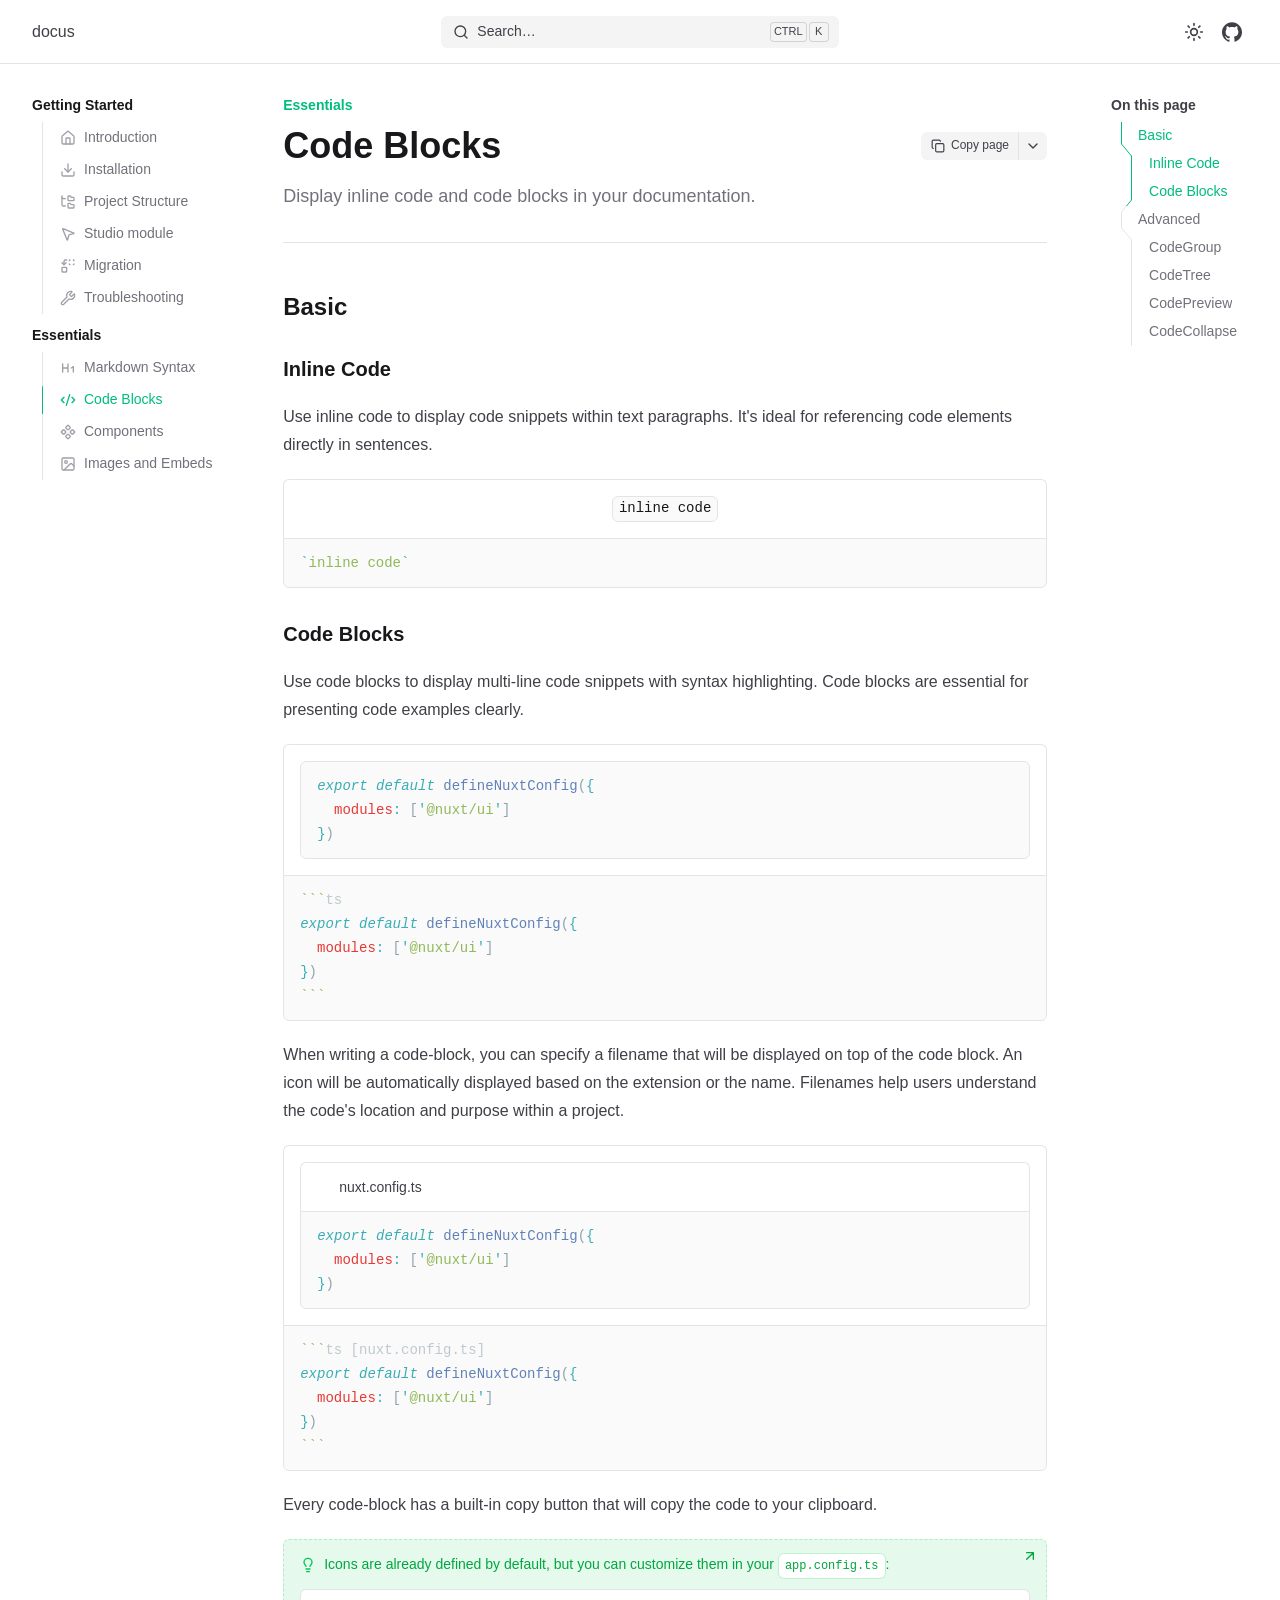
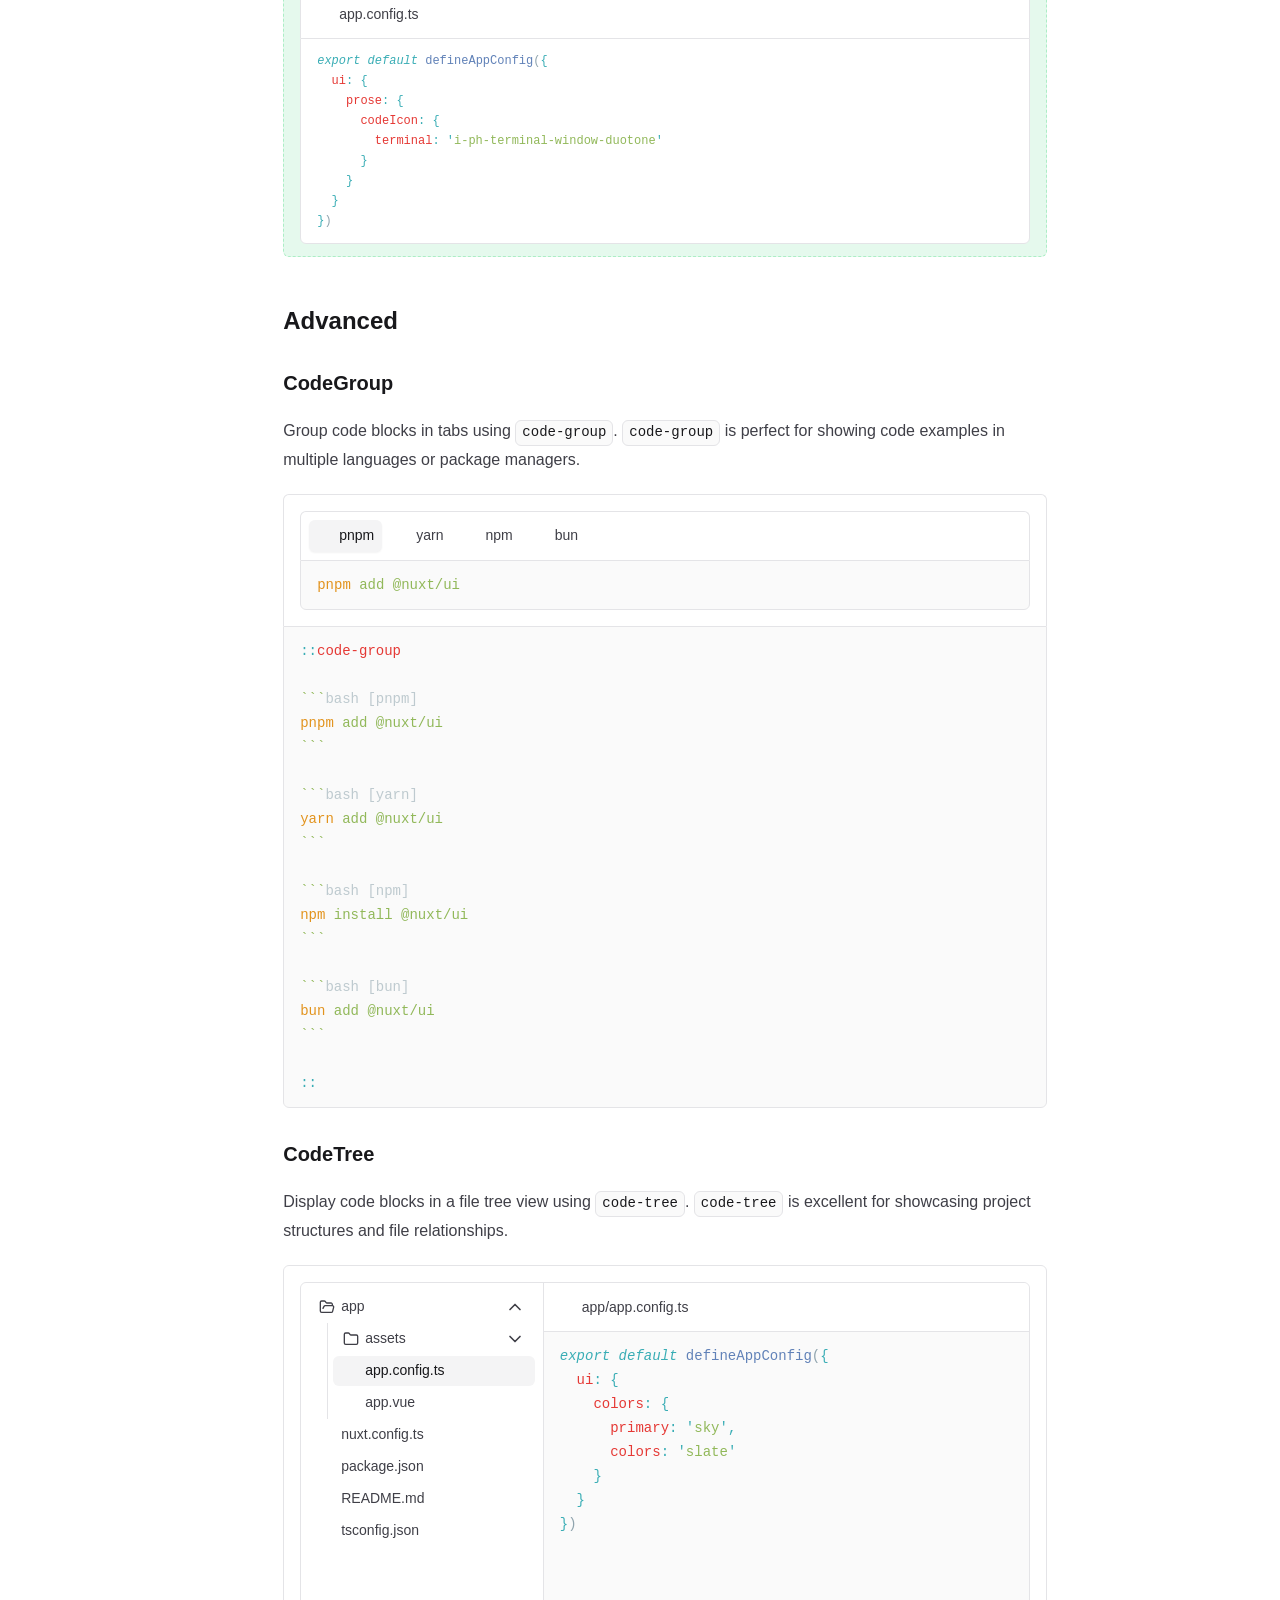
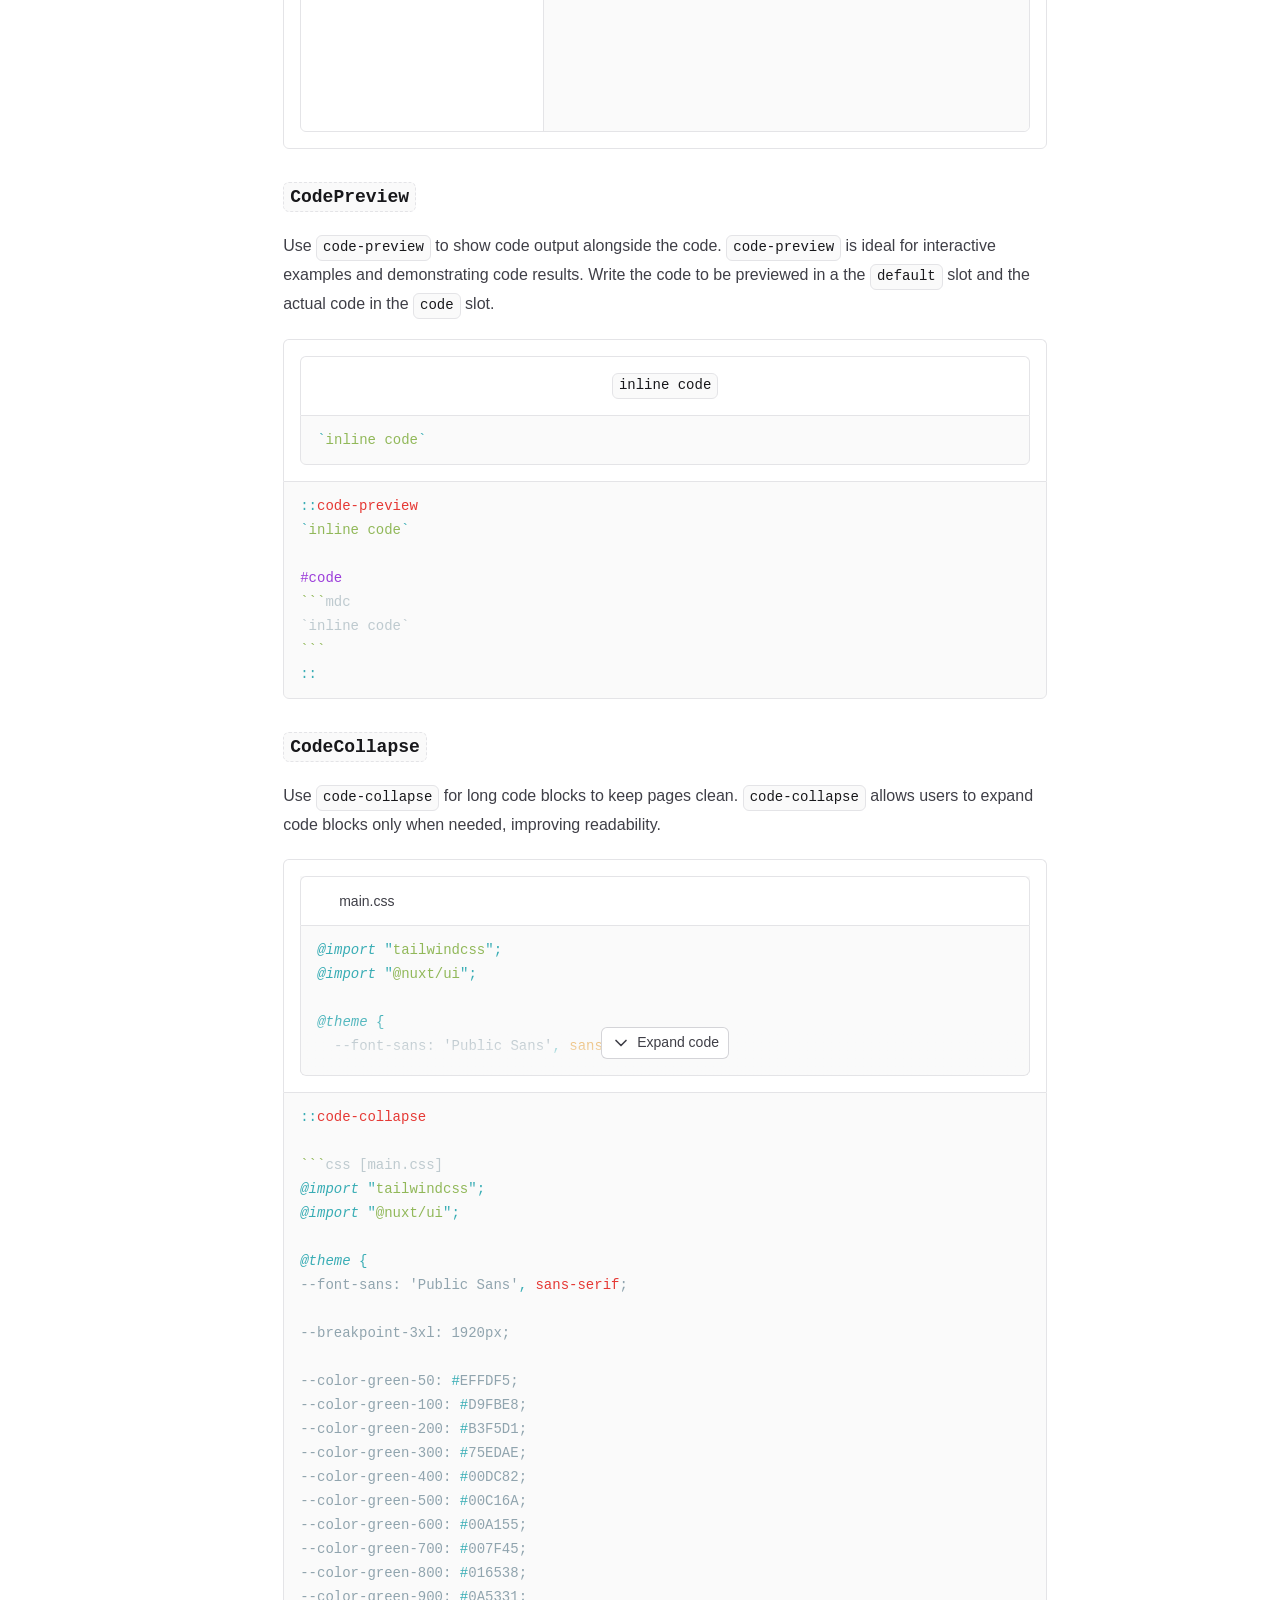
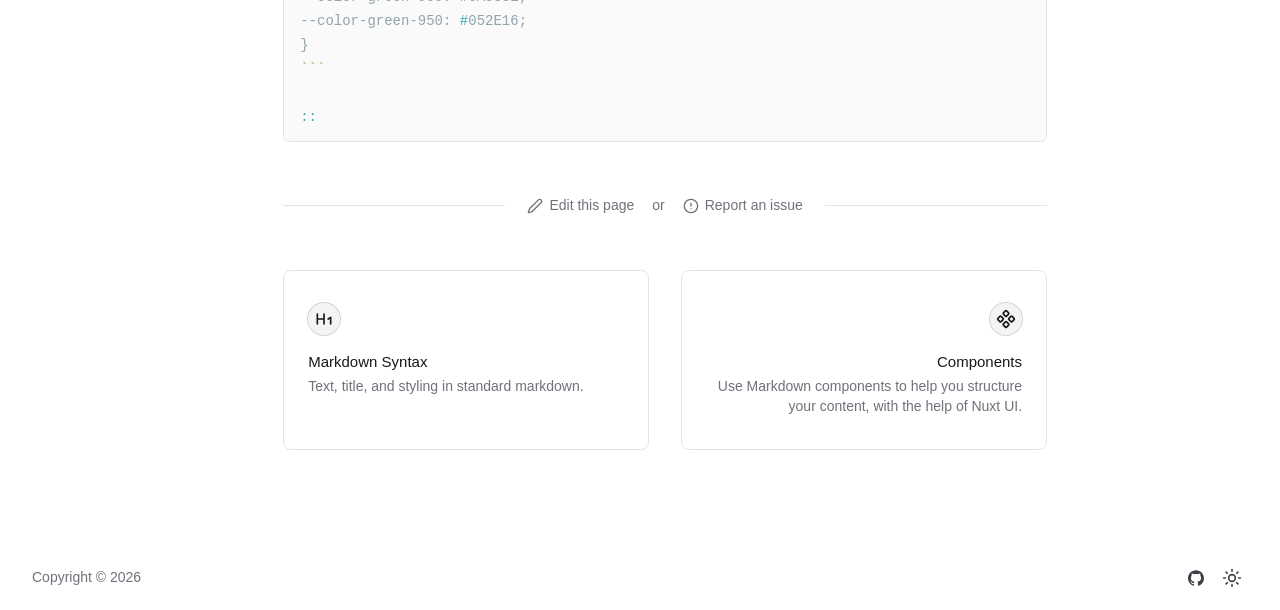
<file: essentials/code-blocks.html>
<!DOCTYPE html><html  lang="en" dir="ltr"><head><meta charset="utf-8"><meta name="viewport" content="width=device-width, initial-scale=1"><title>Code Blocks - docus</title><script type="importmap">{"imports":{"#entry":"/_nuxt/B9lbzf56.js"}}</script><meta name="twitter:card" content="summary_large_image"><meta name="twitter:image" content="/_og/s/c_Docs,headline_Essentials,title_Code+Blocks,description_Display+inline+code+and+code+blocks+in+your+documentation.,p_Ii9lc3NlbnRpYWxzL2NvZGUtYmxvY2tzIg.png"><meta name="twitter:image:src" content="/_og/s/c_Docs,headline_Essentials,title_Code+Blocks,description_Display+inline+code+and+code+blocks+in+your+documentation.,p_Ii9lc3NlbnRpYWxzL2NvZGUtYmxvY2tzIg.png"><meta property="og:image" content="/_og/s/c_Docs,headline_Essentials,title_Code+Blocks,description_Display+inline+code+and+code+blocks+in+your+documentation.,p_Ii9lc3NlbnRpYWxzL2NvZGUtYmxvY2tzIg.png"><meta property="og:image:type" content="image/png"><meta property="og:image:width" content="1200"><meta name="twitter:image:width" content="1200"><meta property="og:image:height" content="600"><meta name="twitter:image:height" content="600"><style id="nuxt-ui-colors">@layer theme {
  :root, :host {
  --ui-color-primary-50: var(--color-emerald-50, oklch(97.9% 0.021 166.113));
  --ui-color-primary-100: var(--color-emerald-100, oklch(95% 0.052 163.051));
  --ui-color-primary-200: var(--color-emerald-200, oklch(90.5% 0.093 164.15));
  --ui-color-primary-300: var(--color-emerald-300, oklch(84.5% 0.143 164.978));
  --ui-color-primary-400: var(--color-emerald-400, oklch(76.5% 0.177 163.223));
  --ui-color-primary-500: var(--color-emerald-500, oklch(69.6% 0.17 162.48));
  --ui-color-primary-600: var(--color-emerald-600, oklch(59.6% 0.145 163.225));
  --ui-color-primary-700: var(--color-emerald-700, oklch(50.8% 0.118 165.612));
  --ui-color-primary-800: var(--color-emerald-800, oklch(43.2% 0.095 166.913));
  --ui-color-primary-900: var(--color-emerald-900, oklch(37.8% 0.077 168.94));
  --ui-color-primary-950: var(--color-emerald-950, oklch(26.2% 0.051 172.552));
  --ui-color-secondary-50: var(--color-blue-50, oklch(97% 0.014 254.604));
  --ui-color-secondary-100: var(--color-blue-100, oklch(93.2% 0.032 255.585));
  --ui-color-secondary-200: var(--color-blue-200, oklch(88.2% 0.059 254.128));
  --ui-color-secondary-300: var(--color-blue-300, oklch(80.9% 0.105 251.813));
  --ui-color-secondary-400: var(--color-blue-400, oklch(70.7% 0.165 254.624));
  --ui-color-secondary-500: var(--color-blue-500, oklch(62.3% 0.214 259.815));
  --ui-color-secondary-600: var(--color-blue-600, oklch(54.6% 0.245 262.881));
  --ui-color-secondary-700: var(--color-blue-700, oklch(48.8% 0.243 264.376));
  --ui-color-secondary-800: var(--color-blue-800, oklch(42.4% 0.199 265.638));
  --ui-color-secondary-900: var(--color-blue-900, oklch(37.9% 0.146 265.522));
  --ui-color-secondary-950: var(--color-blue-950, oklch(28.2% 0.091 267.935));
  --ui-color-success-50: var(--color-green-50, oklch(98.2% 0.018 155.826));
  --ui-color-success-100: var(--color-green-100, oklch(96.2% 0.044 156.743));
  --ui-color-success-200: var(--color-green-200, oklch(92.5% 0.084 155.995));
  --ui-color-success-300: var(--color-green-300, oklch(87.1% 0.15 154.449));
  --ui-color-success-400: var(--color-green-400, oklch(79.2% 0.209 151.711));
  --ui-color-success-500: var(--color-green-500, oklch(72.3% 0.219 149.579));
  --ui-color-success-600: var(--color-green-600, oklch(62.7% 0.194 149.214));
  --ui-color-success-700: var(--color-green-700, oklch(52.7% 0.154 150.069));
  --ui-color-success-800: var(--color-green-800, oklch(44.8% 0.119 151.328));
  --ui-color-success-900: var(--color-green-900, oklch(39.3% 0.095 152.535));
  --ui-color-success-950: var(--color-green-950, oklch(26.6% 0.065 152.934));
  --ui-color-info-50: var(--color-blue-50, oklch(97% 0.014 254.604));
  --ui-color-info-100: var(--color-blue-100, oklch(93.2% 0.032 255.585));
  --ui-color-info-200: var(--color-blue-200, oklch(88.2% 0.059 254.128));
  --ui-color-info-300: var(--color-blue-300, oklch(80.9% 0.105 251.813));
  --ui-color-info-400: var(--color-blue-400, oklch(70.7% 0.165 254.624));
  --ui-color-info-500: var(--color-blue-500, oklch(62.3% 0.214 259.815));
  --ui-color-info-600: var(--color-blue-600, oklch(54.6% 0.245 262.881));
  --ui-color-info-700: var(--color-blue-700, oklch(48.8% 0.243 264.376));
  --ui-color-info-800: var(--color-blue-800, oklch(42.4% 0.199 265.638));
  --ui-color-info-900: var(--color-blue-900, oklch(37.9% 0.146 265.522));
  --ui-color-info-950: var(--color-blue-950, oklch(28.2% 0.091 267.935));
  --ui-color-warning-50: var(--color-yellow-50, oklch(98.7% 0.026 102.212));
  --ui-color-warning-100: var(--color-yellow-100, oklch(97.3% 0.071 103.193));
  --ui-color-warning-200: var(--color-yellow-200, oklch(94.5% 0.129 101.54));
  --ui-color-warning-300: var(--color-yellow-300, oklch(90.5% 0.182 98.111));
  --ui-color-warning-400: var(--color-yellow-400, oklch(85.2% 0.199 91.936));
  --ui-color-warning-500: var(--color-yellow-500, oklch(79.5% 0.184 86.047));
  --ui-color-warning-600: var(--color-yellow-600, oklch(68.1% 0.162 75.834));
  --ui-color-warning-700: var(--color-yellow-700, oklch(55.4% 0.135 66.442));
  --ui-color-warning-800: var(--color-yellow-800, oklch(47.6% 0.114 61.907));
  --ui-color-warning-900: var(--color-yellow-900, oklch(42.1% 0.095 57.708));
  --ui-color-warning-950: var(--color-yellow-950, oklch(28.6% 0.066 53.813));
  --ui-color-error-50: var(--color-red-50, oklch(97.1% 0.013 17.38));
  --ui-color-error-100: var(--color-red-100, oklch(93.6% 0.032 17.717));
  --ui-color-error-200: var(--color-red-200, oklch(88.5% 0.062 18.334));
  --ui-color-error-300: var(--color-red-300, oklch(80.8% 0.114 19.571));
  --ui-color-error-400: var(--color-red-400, oklch(70.4% 0.191 22.216));
  --ui-color-error-500: var(--color-red-500, oklch(63.7% 0.237 25.331));
  --ui-color-error-600: var(--color-red-600, oklch(57.7% 0.245 27.325));
  --ui-color-error-700: var(--color-red-700, oklch(50.5% 0.213 27.518));
  --ui-color-error-800: var(--color-red-800, oklch(44.4% 0.177 26.899));
  --ui-color-error-900: var(--color-red-900, oklch(39.6% 0.141 25.723));
  --ui-color-error-950: var(--color-red-950, oklch(25.8% 0.092 26.042));
  --ui-color-neutral-50: var(--color-zinc-50, oklch(98.5% 0 none));
  --ui-color-neutral-100: var(--color-zinc-100, oklch(96.7% 0.001 286.375));
  --ui-color-neutral-200: var(--color-zinc-200, oklch(92% 0.004 286.32));
  --ui-color-neutral-300: var(--color-zinc-300, oklch(87.1% 0.006 286.286));
  --ui-color-neutral-400: var(--color-zinc-400, oklch(70.5% 0.015 286.067));
  --ui-color-neutral-500: var(--color-zinc-500, oklch(55.2% 0.016 285.938));
  --ui-color-neutral-600: var(--color-zinc-600, oklch(44.2% 0.017 285.786));
  --ui-color-neutral-700: var(--color-zinc-700, oklch(37% 0.013 285.805));
  --ui-color-neutral-800: var(--color-zinc-800, oklch(27.4% 0.006 286.033));
  --ui-color-neutral-900: var(--color-zinc-900, oklch(21% 0.006 285.885));
  --ui-color-neutral-950: var(--color-zinc-950, oklch(14.1% 0.005 285.823));
  }
  :root, :host, .light {
  --ui-primary: var(--ui-color-primary-500);
  --ui-secondary: var(--ui-color-secondary-500);
  --ui-success: var(--ui-color-success-500);
  --ui-info: var(--ui-color-info-500);
  --ui-warning: var(--ui-color-warning-500);
  --ui-error: var(--ui-color-error-500);
  }
  .dark {
  --ui-primary: var(--ui-color-primary-400);
  --ui-secondary: var(--ui-color-secondary-400);
  --ui-success: var(--ui-color-success-400);
  --ui-info: var(--ui-color-info-400);
  --ui-warning: var(--ui-color-warning-400);
  --ui-error: var(--ui-color-error-400);
  }
}</style><style>@media (width>=1024px){.docus-sub-header{--ui-header-height:112px}}</style><link rel="stylesheet" href="/_nuxt/entry.h21NOjNv.css" crossorigin><style>@layer base {:where(.i-lucide\:alert-circle){display:inline-block;width:1em;height:1em;background-color:currentColor;-webkit-mask-image:var(--svg);mask-image:var(--svg);-webkit-mask-repeat:no-repeat;mask-repeat:no-repeat;-webkit-mask-size:100% 100%;mask-size:100% 100%;--svg:url("data:image/svg+xml,%3Csvg xmlns='http://www.w3.org/2000/svg' viewBox='0 0 24 24' width='24' height='24'%3E%3Cg fill='none' stroke='black' stroke-linecap='round' stroke-linejoin='round' stroke-width='2'%3E%3Ccircle cx='12' cy='12' r='10'/%3E%3Cpath d='M12 8v4m0 4h.01'/%3E%3C/g%3E%3C/svg%3E")}:where(.i-lucide\:arrow-up-right){display:inline-block;width:1em;height:1em;background-color:currentColor;-webkit-mask-image:var(--svg);mask-image:var(--svg);-webkit-mask-repeat:no-repeat;mask-repeat:no-repeat;-webkit-mask-size:100% 100%;mask-size:100% 100%;--svg:url("data:image/svg+xml,%3Csvg xmlns='http://www.w3.org/2000/svg' viewBox='0 0 24 24' width='24' height='24'%3E%3Cpath fill='none' stroke='black' stroke-linecap='round' stroke-linejoin='round' stroke-width='2' d='M7 7h10v10M7 17L17 7'/%3E%3C/svg%3E")}:where(.i-lucide\:chevron-down){display:inline-block;width:1em;height:1em;background-color:currentColor;-webkit-mask-image:var(--svg);mask-image:var(--svg);-webkit-mask-repeat:no-repeat;mask-repeat:no-repeat;-webkit-mask-size:100% 100%;mask-size:100% 100%;--svg:url("data:image/svg+xml,%3Csvg xmlns='http://www.w3.org/2000/svg' viewBox='0 0 24 24' width='24' height='24'%3E%3Cpath fill='none' stroke='black' stroke-linecap='round' stroke-linejoin='round' stroke-width='2' d='m6 9l6 6l6-6'/%3E%3C/svg%3E")}:where(.i-lucide\:code-xml){display:inline-block;width:1em;height:1em;background-color:currentColor;-webkit-mask-image:var(--svg);mask-image:var(--svg);-webkit-mask-repeat:no-repeat;mask-repeat:no-repeat;-webkit-mask-size:100% 100%;mask-size:100% 100%;--svg:url("data:image/svg+xml,%3Csvg xmlns='http://www.w3.org/2000/svg' viewBox='0 0 24 24' width='24' height='24'%3E%3Cpath fill='none' stroke='black' stroke-linecap='round' stroke-linejoin='round' stroke-width='2' d='m18 16l4-4l-4-4M6 8l-4 4l4 4m8.5-12l-5 16'/%3E%3C/svg%3E")}:where(.i-lucide\:component){display:inline-block;width:1em;height:1em;background-color:currentColor;-webkit-mask-image:var(--svg);mask-image:var(--svg);-webkit-mask-repeat:no-repeat;mask-repeat:no-repeat;-webkit-mask-size:100% 100%;mask-size:100% 100%;--svg:url("data:image/svg+xml,%3Csvg xmlns='http://www.w3.org/2000/svg' viewBox='0 0 24 24' width='24' height='24'%3E%3Cpath fill='none' stroke='black' stroke-linecap='round' stroke-linejoin='round' stroke-width='2' d='M15.536 11.293a1 1 0 0 0 0 1.414l2.376 2.377a1 1 0 0 0 1.414 0l2.377-2.377a1 1 0 0 0 0-1.414l-2.377-2.377a1 1 0 0 0-1.414 0zm-13.239 0a1 1 0 0 0 0 1.414l2.377 2.377a1 1 0 0 0 1.414 0l2.377-2.377a1 1 0 0 0 0-1.414L6.088 8.916a1 1 0 0 0-1.414 0zm6.619 6.619a1 1 0 0 0 0 1.415l2.377 2.376a1 1 0 0 0 1.414 0l2.377-2.376a1 1 0 0 0 0-1.415l-2.377-2.376a1 1 0 0 0-1.414 0zm0-13.238a1 1 0 0 0 0 1.414l2.377 2.376a1 1 0 0 0 1.414 0l2.377-2.376a1 1 0 0 0 0-1.414l-2.377-2.377a1 1 0 0 0-1.414 0z'/%3E%3C/svg%3E")}:where(.i-lucide\:copy){display:inline-block;width:1em;height:1em;background-color:currentColor;-webkit-mask-image:var(--svg);mask-image:var(--svg);-webkit-mask-repeat:no-repeat;mask-repeat:no-repeat;-webkit-mask-size:100% 100%;mask-size:100% 100%;--svg:url("data:image/svg+xml,%3Csvg xmlns='http://www.w3.org/2000/svg' viewBox='0 0 24 24' width='24' height='24'%3E%3Cg fill='none' stroke='black' stroke-linecap='round' stroke-linejoin='round' stroke-width='2'%3E%3Crect width='14' height='14' x='8' y='8' rx='2' ry='2'/%3E%3Cpath d='M4 16c-1.1 0-2-.9-2-2V4c0-1.1.9-2 2-2h10c1.1 0 2 .9 2 2'/%3E%3C/g%3E%3C/svg%3E")}:where(.i-lucide\:download){display:inline-block;width:1em;height:1em;background-color:currentColor;-webkit-mask-image:var(--svg);mask-image:var(--svg);-webkit-mask-repeat:no-repeat;mask-repeat:no-repeat;-webkit-mask-size:100% 100%;mask-size:100% 100%;--svg:url("data:image/svg+xml,%3Csvg xmlns='http://www.w3.org/2000/svg' viewBox='0 0 24 24' width='24' height='24'%3E%3Cg fill='none' stroke='black' stroke-linecap='round' stroke-linejoin='round' stroke-width='2'%3E%3Cpath d='M12 15V3m9 12v4a2 2 0 0 1-2 2H5a2 2 0 0 1-2-2v-4'/%3E%3Cpath d='m7 10l5 5l5-5'/%3E%3C/g%3E%3C/svg%3E")}:where(.i-lucide\:folder){display:inline-block;width:1em;height:1em;background-color:currentColor;-webkit-mask-image:var(--svg);mask-image:var(--svg);-webkit-mask-repeat:no-repeat;mask-repeat:no-repeat;-webkit-mask-size:100% 100%;mask-size:100% 100%;--svg:url("data:image/svg+xml,%3Csvg xmlns='http://www.w3.org/2000/svg' viewBox='0 0 24 24' width='24' height='24'%3E%3Cpath fill='none' stroke='black' stroke-linecap='round' stroke-linejoin='round' stroke-width='2' d='M20 20a2 2 0 0 0 2-2V8a2 2 0 0 0-2-2h-7.9a2 2 0 0 1-1.69-.9L9.6 3.9A2 2 0 0 0 7.93 3H4a2 2 0 0 0-2 2v13a2 2 0 0 0 2 2Z'/%3E%3C/svg%3E")}:where(.i-lucide\:folder-open){display:inline-block;width:1em;height:1em;background-color:currentColor;-webkit-mask-image:var(--svg);mask-image:var(--svg);-webkit-mask-repeat:no-repeat;mask-repeat:no-repeat;-webkit-mask-size:100% 100%;mask-size:100% 100%;--svg:url("data:image/svg+xml,%3Csvg xmlns='http://www.w3.org/2000/svg' viewBox='0 0 24 24' width='24' height='24'%3E%3Cpath fill='none' stroke='black' stroke-linecap='round' stroke-linejoin='round' stroke-width='2' d='m6 14l1.5-2.9A2 2 0 0 1 9.24 10H20a2 2 0 0 1 1.94 2.5l-1.54 6a2 2 0 0 1-1.95 1.5H4a2 2 0 0 1-2-2V5a2 2 0 0 1 2-2h3.9a2 2 0 0 1 1.69.9l.81 1.2a2 2 0 0 0 1.67.9H18a2 2 0 0 1 2 2v2'/%3E%3C/svg%3E")}:where(.i-lucide\:folder-tree){display:inline-block;width:1em;height:1em;background-color:currentColor;-webkit-mask-image:var(--svg);mask-image:var(--svg);-webkit-mask-repeat:no-repeat;mask-repeat:no-repeat;-webkit-mask-size:100% 100%;mask-size:100% 100%;--svg:url("data:image/svg+xml,%3Csvg xmlns='http://www.w3.org/2000/svg' viewBox='0 0 24 24' width='24' height='24'%3E%3Cg fill='none' stroke='black' stroke-linecap='round' stroke-linejoin='round' stroke-width='2'%3E%3Cpath d='M20 10a1 1 0 0 0 1-1V6a1 1 0 0 0-1-1h-2.5a1 1 0 0 1-.8-.4l-.9-1.2A1 1 0 0 0 15 3h-2a1 1 0 0 0-1 1v5a1 1 0 0 0 1 1Zm0 11a1 1 0 0 0 1-1v-3a1 1 0 0 0-1-1h-2.9a1 1 0 0 1-.88-.55l-.42-.85a1 1 0 0 0-.92-.6H13a1 1 0 0 0-1 1v5a1 1 0 0 0 1 1ZM3 5a2 2 0 0 0 2 2h3'/%3E%3Cpath d='M3 3v13a2 2 0 0 0 2 2h3'/%3E%3C/g%3E%3C/svg%3E")}:where(.i-lucide\:hash){display:inline-block;width:1em;height:1em;background-color:currentColor;-webkit-mask-image:var(--svg);mask-image:var(--svg);-webkit-mask-repeat:no-repeat;mask-repeat:no-repeat;-webkit-mask-size:100% 100%;mask-size:100% 100%;--svg:url("data:image/svg+xml,%3Csvg xmlns='http://www.w3.org/2000/svg' viewBox='0 0 24 24' width='24' height='24'%3E%3Cpath fill='none' stroke='black' stroke-linecap='round' stroke-linejoin='round' stroke-width='2' d='M4 9h16M4 15h16M10 3L8 21m8-18l-2 18'/%3E%3C/svg%3E")}:where(.i-lucide\:heading-1){display:inline-block;width:1em;height:1em;background-color:currentColor;-webkit-mask-image:var(--svg);mask-image:var(--svg);-webkit-mask-repeat:no-repeat;mask-repeat:no-repeat;-webkit-mask-size:100% 100%;mask-size:100% 100%;--svg:url("data:image/svg+xml,%3Csvg xmlns='http://www.w3.org/2000/svg' viewBox='0 0 24 24' width='24' height='24'%3E%3Cpath fill='none' stroke='black' stroke-linecap='round' stroke-linejoin='round' stroke-width='2' d='M4 12h8m-8 6V6m8 12V6m5 6l3-2v8'/%3E%3C/svg%3E")}:where(.i-lucide\:house){display:inline-block;width:1em;height:1em;background-color:currentColor;-webkit-mask-image:var(--svg);mask-image:var(--svg);-webkit-mask-repeat:no-repeat;mask-repeat:no-repeat;-webkit-mask-size:100% 100%;mask-size:100% 100%;--svg:url("data:image/svg+xml,%3Csvg xmlns='http://www.w3.org/2000/svg' viewBox='0 0 24 24' width='24' height='24'%3E%3Cg fill='none' stroke='black' stroke-linecap='round' stroke-linejoin='round' stroke-width='2'%3E%3Cpath d='M15 21v-8a1 1 0 0 0-1-1h-4a1 1 0 0 0-1 1v8'/%3E%3Cpath d='M3 10a2 2 0 0 1 .709-1.528l7-6a2 2 0 0 1 2.582 0l7 6A2 2 0 0 1 21 10v9a2 2 0 0 1-2 2H5a2 2 0 0 1-2-2z'/%3E%3C/g%3E%3C/svg%3E")}:where(.i-lucide\:image){display:inline-block;width:1em;height:1em;background-color:currentColor;-webkit-mask-image:var(--svg);mask-image:var(--svg);-webkit-mask-repeat:no-repeat;mask-repeat:no-repeat;-webkit-mask-size:100% 100%;mask-size:100% 100%;--svg:url("data:image/svg+xml,%3Csvg xmlns='http://www.w3.org/2000/svg' viewBox='0 0 24 24' width='24' height='24'%3E%3Cg fill='none' stroke='black' stroke-linecap='round' stroke-linejoin='round' stroke-width='2'%3E%3Crect width='18' height='18' x='3' y='3' rx='2' ry='2'/%3E%3Ccircle cx='9' cy='9' r='2'/%3E%3Cpath d='m21 15l-3.086-3.086a2 2 0 0 0-2.828 0L6 21'/%3E%3C/g%3E%3C/svg%3E")}:where(.i-lucide\:lightbulb){display:inline-block;width:1em;height:1em;background-color:currentColor;-webkit-mask-image:var(--svg);mask-image:var(--svg);-webkit-mask-repeat:no-repeat;mask-repeat:no-repeat;-webkit-mask-size:100% 100%;mask-size:100% 100%;--svg:url("data:image/svg+xml,%3Csvg xmlns='http://www.w3.org/2000/svg' viewBox='0 0 24 24' width='24' height='24'%3E%3Cpath fill='none' stroke='black' stroke-linecap='round' stroke-linejoin='round' stroke-width='2' d='M15 14c.2-1 .7-1.7 1.5-2.5c1-.9 1.5-2.2 1.5-3.5A6 6 0 0 0 6 8c0 1 .2 2.2 1.5 3.5c.7.7 1.3 1.5 1.5 2.5m0 4h6m-5 4h4'/%3E%3C/svg%3E")}:where(.i-lucide\:moon){display:inline-block;width:1em;height:1em;background-color:currentColor;-webkit-mask-image:var(--svg);mask-image:var(--svg);-webkit-mask-repeat:no-repeat;mask-repeat:no-repeat;-webkit-mask-size:100% 100%;mask-size:100% 100%;--svg:url("data:image/svg+xml,%3Csvg xmlns='http://www.w3.org/2000/svg' viewBox='0 0 24 24' width='24' height='24'%3E%3Cpath fill='none' stroke='black' stroke-linecap='round' stroke-linejoin='round' stroke-width='2' d='M20.985 12.486a9 9 0 1 1-9.473-9.472c.405-.022.617.46.402.803a6 6 0 0 0 8.268 8.268c.344-.215.825-.004.803.401'/%3E%3C/svg%3E")}:where(.i-lucide\:mouse-pointer-2){display:inline-block;width:1em;height:1em;background-color:currentColor;-webkit-mask-image:var(--svg);mask-image:var(--svg);-webkit-mask-repeat:no-repeat;mask-repeat:no-repeat;-webkit-mask-size:100% 100%;mask-size:100% 100%;--svg:url("data:image/svg+xml,%3Csvg xmlns='http://www.w3.org/2000/svg' viewBox='0 0 24 24' width='24' height='24'%3E%3Cpath fill='none' stroke='black' stroke-linecap='round' stroke-linejoin='round' stroke-width='2' d='M4.037 4.688a.495.495 0 0 1 .651-.651l16 6.5a.5.5 0 0 1-.063.947l-6.124 1.58a2 2 0 0 0-1.438 1.435l-1.579 6.126a.5.5 0 0 1-.947.063z'/%3E%3C/svg%3E")}:where(.i-lucide\:pen){display:inline-block;width:1em;height:1em;background-color:currentColor;-webkit-mask-image:var(--svg);mask-image:var(--svg);-webkit-mask-repeat:no-repeat;mask-repeat:no-repeat;-webkit-mask-size:100% 100%;mask-size:100% 100%;--svg:url("data:image/svg+xml,%3Csvg xmlns='http://www.w3.org/2000/svg' viewBox='0 0 24 24' width='24' height='24'%3E%3Cpath fill='none' stroke='black' stroke-linecap='round' stroke-linejoin='round' stroke-width='2' d='M21.174 6.812a1 1 0 0 0-3.986-3.987L3.842 16.174a2 2 0 0 0-.5.83l-1.321 4.352a.5.5 0 0 0 .623.622l4.353-1.32a2 2 0 0 0 .83-.497z'/%3E%3C/svg%3E")}:where(.i-lucide\:replace){display:inline-block;width:1em;height:1em;background-color:currentColor;-webkit-mask-image:var(--svg);mask-image:var(--svg);-webkit-mask-repeat:no-repeat;mask-repeat:no-repeat;-webkit-mask-size:100% 100%;mask-size:100% 100%;--svg:url("data:image/svg+xml,%3Csvg xmlns='http://www.w3.org/2000/svg' viewBox='0 0 24 24' width='24' height='24'%3E%3Cg fill='none' stroke='black' stroke-linecap='round' stroke-linejoin='round' stroke-width='2'%3E%3Cpath d='M14 4a1 1 0 0 1 1-1m0 7a1 1 0 0 1-1-1m7-5a1 1 0 0 0-1-1m1 6a1 1 0 0 1-1 1M3 7l3 3l3-3'/%3E%3Cpath d='M6 10V5a2 2 0 0 1 2-2h2'/%3E%3Crect width='7' height='7' x='3' y='14' rx='1'/%3E%3C/g%3E%3C/svg%3E")}:where(.i-lucide\:search){display:inline-block;width:1em;height:1em;background-color:currentColor;-webkit-mask-image:var(--svg);mask-image:var(--svg);-webkit-mask-repeat:no-repeat;mask-repeat:no-repeat;-webkit-mask-size:100% 100%;mask-size:100% 100%;--svg:url("data:image/svg+xml,%3Csvg xmlns='http://www.w3.org/2000/svg' viewBox='0 0 24 24' width='24' height='24'%3E%3Cg fill='none' stroke='black' stroke-linecap='round' stroke-linejoin='round' stroke-width='2'%3E%3Cpath d='m21 21l-4.34-4.34'/%3E%3Ccircle cx='11' cy='11' r='8'/%3E%3C/g%3E%3C/svg%3E")}:where(.i-lucide\:sun){display:inline-block;width:1em;height:1em;background-color:currentColor;-webkit-mask-image:var(--svg);mask-image:var(--svg);-webkit-mask-repeat:no-repeat;mask-repeat:no-repeat;-webkit-mask-size:100% 100%;mask-size:100% 100%;--svg:url("data:image/svg+xml,%3Csvg xmlns='http://www.w3.org/2000/svg' viewBox='0 0 24 24' width='24' height='24'%3E%3Cg fill='none' stroke='black' stroke-linecap='round' stroke-linejoin='round' stroke-width='2'%3E%3Ccircle cx='12' cy='12' r='4'/%3E%3Cpath d='M12 2v2m0 16v2M4.93 4.93l1.41 1.41m11.32 11.32l1.41 1.41M2 12h2m16 0h2M6.34 17.66l-1.41 1.41M19.07 4.93l-1.41 1.41'/%3E%3C/g%3E%3C/svg%3E")}:where(.i-lucide\:wrench){display:inline-block;width:1em;height:1em;background-color:currentColor;-webkit-mask-image:var(--svg);mask-image:var(--svg);-webkit-mask-repeat:no-repeat;mask-repeat:no-repeat;-webkit-mask-size:100% 100%;mask-size:100% 100%;--svg:url("data:image/svg+xml,%3Csvg xmlns='http://www.w3.org/2000/svg' viewBox='0 0 24 24' width='24' height='24'%3E%3Cpath fill='none' stroke='black' stroke-linecap='round' stroke-linejoin='round' stroke-width='2' d='M14.7 6.3a1 1 0 0 0 0 1.4l1.6 1.6a1 1 0 0 0 1.4 0l3.106-3.105c.32-.322.863-.22.983.218a6 6 0 0 1-8.259 7.057l-7.91 7.91a1 1 0 0 1-2.999-3l7.91-7.91a6 6 0 0 1 7.057-8.259c.438.12.54.662.219.984z'/%3E%3C/svg%3E")}:where(.i-simple-icons\:github){display:inline-block;width:1em;height:1em;background-color:currentColor;-webkit-mask-image:var(--svg);mask-image:var(--svg);-webkit-mask-repeat:no-repeat;mask-repeat:no-repeat;-webkit-mask-size:100% 100%;mask-size:100% 100%;--svg:url("data:image/svg+xml,%3Csvg xmlns='http://www.w3.org/2000/svg' viewBox='0 0 24 24' width='24' height='24'%3E%3Cpath fill='black' d='M12 .297c-6.63 0-12 5.373-12 12c0 5.303 3.438 9.8 8.205 11.385c.6.113.82-.258.82-.577c0-.285-.01-1.04-.015-2.04c-3.338.724-4.042-1.61-4.042-1.61C4.422 18.07 3.633 17.7 3.633 17.7c-1.087-.744.084-.729.084-.729c1.205.084 1.838 1.236 1.838 1.236c1.07 1.835 2.809 1.305 3.495.998c.108-.776.417-1.305.76-1.605c-2.665-.3-5.466-1.332-5.466-5.93c0-1.31.465-2.38 1.235-3.22c-.135-.303-.54-1.523.105-3.176c0 0 1.005-.322 3.3 1.23c.96-.267 1.98-.399 3-.405c1.02.006 2.04.138 3 .405c2.28-1.552 3.285-1.23 3.285-1.23c.645 1.653.24 2.873.12 3.176c.765.84 1.23 1.91 1.23 3.22c0 4.61-2.805 5.625-5.475 5.92c.42.36.81 1.096.81 2.22c0 1.606-.015 2.896-.015 3.286c0 .315.21.69.825.57C20.565 22.092 24 17.592 24 12.297c0-6.627-5.373-12-12-12'/%3E%3C/svg%3E")}}</style><link rel="preload" as="fetch" crossorigin="anonymous" href="/essentials/code-blocks/_payload.json?_b=277f5c53-0963-49ba-93de-ae0057838db1"><link rel="modulepreload" as="script" crossorigin href="/_nuxt/B9lbzf56.js"><link rel="modulepreload" as="script" crossorigin href="/_nuxt/DK3Fl9T5.js"><link rel="modulepreload" as="script" crossorigin href="/_nuxt/BnIqudnE.js"><link rel="modulepreload" as="script" crossorigin href="/_nuxt/B4b-2GOK.js"><link rel="modulepreload" as="script" crossorigin href="/_nuxt/BTaPj8Qm.js"><link rel="modulepreload" as="script" crossorigin href="/_nuxt/UUTXwAs7.js"><link rel="modulepreload" as="script" crossorigin href="/_nuxt/CRca1Lzq.js"><link rel="modulepreload" as="script" crossorigin href="/_nuxt/DMxBbqNJ.js"><link rel="modulepreload" as="script" crossorigin href="/_nuxt/BW3xJdEx.js"><link rel="modulepreload" as="script" crossorigin href="/_nuxt/C6ecPzoI.js"><link rel="modulepreload" as="script" crossorigin href="/_nuxt/DsRkfs10.js"><link rel="modulepreload" as="script" crossorigin href="/_nuxt/BnDTbt6S.js"><link rel="modulepreload" as="script" crossorigin href="/_nuxt/D3sCn5nT.js"><link rel="modulepreload" as="script" crossorigin href="/_nuxt/Da8k-3Zu.js"><link rel="modulepreload" as="script" crossorigin href="/_nuxt/CUsy3pGw.js"><link rel="modulepreload" as="script" crossorigin href="/_nuxt/C5iYBxsE.js"><link rel="modulepreload" as="script" crossorigin href="/_nuxt/IKqwN-GS.js"><link rel="modulepreload" as="script" crossorigin href="/_nuxt/BO2KdNVx.js"><link rel="modulepreload" as="script" crossorigin href="/_nuxt/I7DaeIW5.js"><link rel="modulepreload" as="script" crossorigin href="/_nuxt/D_eZxFIZ.js"><link rel="modulepreload" as="script" crossorigin href="/_nuxt/DR4ogerT.js"><link rel="modulepreload" as="script" crossorigin href="/_nuxt/CiFHdpGV.js"><link rel="modulepreload" as="script" crossorigin href="/_nuxt/kVB535QO.js"><link rel="modulepreload" as="script" crossorigin href="/_nuxt/CJVMGqd_.js"><link rel="modulepreload" as="script" crossorigin href="/_nuxt/DHihWhf5.js"><link rel="modulepreload" as="script" crossorigin href="/_nuxt/PhnYWesM.js"><link rel="modulepreload" as="script" crossorigin href="/_nuxt/COP710bM.js"><link rel="modulepreload" as="script" crossorigin href="/_nuxt/CidfGKpp.js"><link rel="modulepreload" as="script" crossorigin href="/_nuxt/grJEbbkt.js"><link rel="modulepreload" as="script" crossorigin href="/_nuxt/D54ViKA5.js"><link rel="modulepreload" as="script" crossorigin href="/_nuxt/CRFiLlpf.js"><link rel="modulepreload" as="script" crossorigin href="/_nuxt/CAJCSsim.js"><link rel="modulepreload" as="script" crossorigin href="/_nuxt/CGxMLbHi.js"><link rel="modulepreload" as="script" crossorigin href="/_nuxt/DjR-vcJQ2.js"><link rel="modulepreload" as="script" crossorigin href="/_nuxt/C-TW1jYv.js"><link rel="modulepreload" as="script" crossorigin href="/_nuxt/DwDorq67.js"><link rel="modulepreload" as="script" crossorigin href="/_nuxt/Bk3ItCRu2.js"><link rel="modulepreload" as="script" crossorigin href="/_nuxt/BWWpDF4H2.js"><link rel="modulepreload" as="script" crossorigin href="/_nuxt/CGpJs-Wj2.js"><link rel="modulepreload" as="script" crossorigin href="/_nuxt/gtiopLMl2.js"><link rel="modulepreload" as="script" crossorigin href="/_nuxt/C83kraeH2.js"><link rel="modulepreload" as="script" crossorigin href="/_nuxt/B50arVJP2.js"><link rel="modulepreload" as="script" crossorigin href="/_nuxt/Bh7ZZu1o2.js"><link rel="modulepreload" as="script" crossorigin href="/_nuxt/C2ph9efA2.js"><link rel="modulepreload" as="script" crossorigin href="/_nuxt/BQfQ2Yay2.js"><link rel="modulepreload" as="script" crossorigin href="/_nuxt/DCR0FqCk2.js"><link rel="modulepreload" as="script" crossorigin href="/_nuxt/CMqGsRFn2.js"><link rel="modulepreload" as="script" crossorigin href="/_nuxt/BDNMzG2s2.js"><link rel="modulepreload" as="script" crossorigin href="/_nuxt/ClhgfGV92.js"><link rel="modulepreload" as="script" crossorigin href="/_nuxt/FVGV5NHN2.js"><link rel="modulepreload" as="script" crossorigin href="/_nuxt/bPd01KOl2.js"><link rel="modulepreload" as="script" crossorigin href="/_nuxt/CM6e0Upa2.js"><link rel="modulepreload" as="script" crossorigin href="/_nuxt/DVsNApLL2.js"><link rel="modulepreload" as="script" crossorigin href="/_nuxt/BLxNoijs2.js"><link rel="modulepreload" as="script" crossorigin href="/_nuxt/C1bRDCMr2.js"><link rel="modulepreload" as="script" crossorigin href="/_nuxt/CO8iwSFC2.js"><link rel="modulepreload" as="script" crossorigin href="/_nuxt/CevO9L6z2.js"><link rel="modulepreload" as="script" crossorigin href="/_nuxt/BbzTVBes2.js"><link rel="modulepreload" as="script" crossorigin href="/_nuxt/DOVquImQ.js"><link rel="modulepreload" as="script" crossorigin href="/_nuxt/BLc_3imB.js"><link rel="modulepreload" as="script" crossorigin href="/_nuxt/Tc6JwX7g.js"><link rel="modulepreload" as="script" crossorigin href="/_nuxt/BuAkcpTI.js"><link rel="modulepreload" as="script" crossorigin href="/_nuxt/CflolGbi.js"><link rel="modulepreload" as="script" crossorigin href="/_nuxt/DgvddNDn.js"><link rel="modulepreload" as="script" crossorigin href="/_nuxt/C-RdVHgS.js"><link rel="modulepreload" as="script" crossorigin href="/_nuxt/DMIdmQUX.js"><link rel="modulepreload" as="script" crossorigin href="/_nuxt/B-63IvuG2.js"><link rel="modulepreload" as="script" crossorigin href="/_nuxt/C_NA3Yh4.js"><link rel="modulepreload" as="script" crossorigin href="/_nuxt/ePcAgAFJ.js"><link rel="modulepreload" as="script" crossorigin href="/_nuxt/7C7juwE0.js"><link rel="modulepreload" as="script" crossorigin href="/_nuxt/OGMnNr-m2.js"><link rel="modulepreload" as="script" crossorigin href="/_nuxt/B3XetsK-2.js"><link rel="modulepreload" as="script" crossorigin href="/_nuxt/CDpwvH8d.js"><link rel="modulepreload" as="script" crossorigin href="/_nuxt/C-LNslzx.js"><link rel="modulepreload" as="script" crossorigin href="/_nuxt/RHX90EvO.js"><script type="module" src="/_nuxt/B9lbzf56.js" crossorigin></script><link rel="prefetch" as="script" crossorigin href="/_nuxt/B_wdeZ1l2.js"><link rel="prefetch" as="script" crossorigin href="/_nuxt/nV74OeWa2.js"><link rel="prefetch" as="script" crossorigin href="/_nuxt/CgYt7o082.js"><link rel="prefetch" as="script" crossorigin href="/_nuxt/D3ZPyNEe2.js"><link rel="prefetch" as="script" crossorigin href="/_nuxt/BcFuUm6Z2.js"><link rel="prefetch" as="script" crossorigin href="/_nuxt/ANU92Hpt2.js"><link rel="prefetch" as="script" crossorigin href="/_nuxt/DzjTih-Z2.js"><link rel="prefetch" as="script" crossorigin href="/_nuxt/Bi34hmG82.js"><link rel="prefetch" as="script" crossorigin href="/_nuxt/DpM_S53U.js"><link rel="prefetch" as="script" crossorigin href="/_nuxt/DDZGrv7b.js"><link rel="prefetch" as="script" crossorigin href="/_nuxt/D5oQE1W8.js"><link rel="prefetch" as="script" crossorigin href="/_nuxt/BL82z0NS.js"><link rel="prefetch" as="script" crossorigin href="/_nuxt/DCoT7Sr_.js"><link rel="prefetch" as="script" crossorigin href="/_nuxt/DsSJFHi1.js"><link rel="prefetch" as="script" crossorigin href="/_nuxt/BsCyfkOX.js"><link rel="prefetch" as="script" crossorigin href="/_nuxt/G7s8ce7w.js"><link rel="prefetch" as="script" crossorigin href="/_nuxt/CLzTP2hO.js"><link rel="prefetch" as="script" crossorigin href="/_nuxt/BdFNi9_3.js"><link rel="prefetch" as="script" crossorigin href="/_nuxt/FGbEr4QG.js"><link rel="prefetch" as="script" crossorigin href="/_nuxt/DWs7fwl1.js"><link rel="prefetch" as="script" crossorigin href="/_nuxt/YJTUDbN7.js"><link rel="prefetch" as="script" crossorigin href="/_nuxt/DpRbRZbp.js"><link rel="prefetch" as="script" crossorigin href="/_nuxt/BcPTWBJS.js"><link rel="prefetch" as="script" crossorigin href="/_nuxt/Dg8IvygW.js"><link rel="prefetch" as="script" crossorigin href="/_nuxt/MNa6wb5p.js"><link rel="prefetch" as="script" crossorigin href="/_nuxt/Hvvb1luy.js"><link rel="prefetch" as="script" crossorigin href="/_nuxt/E1ZWY1j0.js"><link rel="prefetch" as="script" crossorigin href="/_nuxt/BIXjyMP2.js"><link rel="prefetch" as="script" crossorigin href="/_nuxt/CYf65hwX.js"><link rel="prefetch" as="script" crossorigin href="/_nuxt/Bwtok_F2.js"><link rel="prefetch" as="script" crossorigin href="/_nuxt/CdlkpNBg.js"><link rel="prefetch" as="script" crossorigin href="/_nuxt/CjEmpn_d.js"><link rel="prefetch" as="script" crossorigin href="/_nuxt/BW0KjuTv.js"><link rel="prefetch" as="script" crossorigin href="/_nuxt/DQhlUnmr.js"><link rel="prefetch" as="script" crossorigin href="/_nuxt/DsUZJkND.js"><link rel="prefetch" as="script" crossorigin href="/_nuxt/BK_zEO52.js"><link rel="prefetch" as="script" crossorigin href="/_nuxt/CxYsbiu6.js"><link rel="prefetch" as="script" crossorigin href="/_nuxt/BG_qmu3N.js"><link rel="prefetch" as="script" crossorigin href="/_nuxt/CWKs-dUP.js"><link rel="prefetch" as="script" crossorigin href="/_nuxt/Dp4ddNHL.js"><link rel="prefetch" as="script" crossorigin href="/_nuxt/KxW_jNlC.js"><link rel="prefetch" as="script" crossorigin href="/_nuxt/DL554jMH.js"><link rel="prefetch" as="script" crossorigin href="/_nuxt/DN0uZJg-.js"><link rel="prefetch" as="script" crossorigin href="/_nuxt/CZ5bty282.js"><link rel="prefetch" as="script" crossorigin href="/_nuxt/BBBXYRyE2.js"><link rel="prefetch" as="script" crossorigin href="/_nuxt/CNxmqupG2.js"><link rel="prefetch" as="script" crossorigin href="/_nuxt/BUe475kN2.js"><meta name="robots" content="index, follow, max-image-preview:large, max-snippet:-1, max-video-preview:-1"><link rel="icon" href="/favicon.ico"><meta name="description" content="Display inline code and code blocks in your documentation."><meta property="og:site_name" content="docus"><meta property="og:title" content="Code Blocks"><meta property="og:description" content="Display inline code and code blocks in your documentation."><meta property="og:type" content="article"><script>"use strict";(()=>{const o=window,e=document.documentElement,c=["dark","light"],s=getStorageValue("localStorage","nuxt-color-mode")||"system";let r=s==="system"?f():s;const l=e.getAttribute("data-color-mode-forced");l&&(r=l),i(r),o["__NUXT_COLOR_MODE__"]={preference:s,value:r,getColorScheme:f,addColorScheme:i,removeColorScheme:d};function i(t){const a=""+t+"",n="";e.classList?e.classList.add(a):e.className+=" "+a,n&&e.setAttribute("data-"+n,t)}function d(t){const a=""+t+"",n="";e.classList?e.classList.remove(a):e.className=e.className.replace(new RegExp(a,"g"),""),n&&e.removeAttribute("data-"+n)}function u(t){return o.matchMedia("(prefers-color-scheme"+t+")")}function f(){if(o.matchMedia&&u("").media!=="not all"){for(const t of c)if(u(":"+t).matches)return t}return"light"}})();function getStorageValue(o,e){switch(o){case"localStorage":try{return window.localStorage.getItem(e)}catch{return null}case"sessionStorage":try{return window.sessionStorage.getItem(e)}catch{return null}case"cookie":try{return getCookie(e)}catch{return null}default:return null}}function getCookie(o){const c=("; "+window.document.cookie).split("; "+o+"=");if(c.length===2){const s=c.pop();return s?s.split(";").shift():null}}</script></head><body><div id="__nuxt" class="isolate"><!--[--><!--[--><!--[--><!--[--><!--[--><div class="nuxt-loading-indicator" style="position:fixed;top:0;right:0;left:0;pointer-events:none;width:auto;height:3px;opacity:0;background:var(--ui-primary);background-size:0% auto;transform:scaleX(0%);transform-origin:left;transition:transform 0.1s, height 0.4s, opacity 0.4s;z-index:999999;"></div><div class="flex"><div class="flex-1 min-w-0"><!--[--><!----><!----><!----><header data-slot="root" class="bg-default/75 backdrop-blur border-b border-default h-(--ui-header-height) sticky top-0 z-50"><!--[--><!--]--><div class="w-full max-w-(--ui-container) mx-auto px-4 sm:px-6 lg:px-8 flex items-center justify-between gap-3 h-full" data-slot="container"><!--[--><div data-slot="left" class="lg:flex-1 flex items-center gap-1.5"><!----><!--[--><a href="/" class="" aria-label="docus"><span class="h-6 w-auto shrink-0">docus</span></a><!--]--></div><div data-slot="center" class="hidden lg:flex flex-1"><!--[--><!--[--><!----><button type="button" data-slot="base" class="rounded-md font-medium inline-flex items-center disabled:cursor-not-allowed aria-disabled:cursor-not-allowed disabled:opacity-75 aria-disabled:opacity-75 transition-colors px-2.5 py-1.5 text-sm gap-1.5 text-default bg-elevated hover:bg-accented/75 active:bg-accented/75 outline-inverted/25 focus-visible:outline-3 disabled:bg-elevated aria-disabled:bg-elevated w-full"><!--[--><!--[--><span class="iconify i-lucide:search shrink-0 size-4 mx-0.5" aria-hidden="true" style="" data-slot="leadingIcon"></span><!--]--><!--[--><span data-slot="label" class="truncate">Search…</span><!--]--><!--[--><div data-slot="trailing" class="hidden lg:flex items-center gap-0.5 ms-auto"><!--[--><!--[--><kbd class="inline-flex items-center justify-center px-1 rounded-sm font-medium font-sans uppercase h-5 min-w-[20px] text-[11px] ring ring-inset ring-accented text-default bg-elevated"><!--[--> <!--]--></kbd><kbd class="inline-flex items-center justify-center px-1 rounded-sm font-medium font-sans uppercase h-5 min-w-[20px] text-[11px] ring ring-inset ring-accented text-default bg-elevated"><!--[-->k<!--]--></kbd><!--]--><!--]--></div><!--]--><!--]--></button><!--]--><!--]--></div><div data-slot="right" class="flex items-center justify-end lg:flex-1 gap-1.5"><!--[--><div></div><!----><!----><!--[--><!----><button type="button" data-slot="base" aria-label="Search…" class="rounded-md font-medium inline-flex items-center disabled:cursor-not-allowed aria-disabled:cursor-not-allowed disabled:opacity-75 aria-disabled:opacity-75 transition-colors text-sm gap-1.5 text-default hover:bg-elevated active:bg-elevated outline-inverted/25 focus-visible:outline-3 hover:disabled:bg-transparent dark:hover:disabled:bg-transparent hover:aria-disabled:bg-transparent dark:hover:aria-disabled:bg-transparent p-1.5 lg:hidden"><!--[--><!--[--><span class="iconify i-lucide:search shrink-0 size-5" aria-hidden="true" style="" data-slot="leadingIcon"></span><!--]--><!--[--><span data-slot="label" class="truncate hidden">Search…</span><!--]--><!--[--><div data-slot="trailing" class="hidden items-center gap-0.5 ms-auto lg:hidden"><!--[--><!--[--><kbd class="inline-flex items-center justify-center px-1 rounded-sm font-medium font-sans uppercase h-5 min-w-[20px] text-[11px] ring ring-inset ring-accented text-default bg-elevated"><!--[--> <!--]--></kbd><kbd class="inline-flex items-center justify-center px-1 rounded-sm font-medium font-sans uppercase h-5 min-w-[20px] text-[11px] ring ring-inset ring-accented text-default bg-elevated"><!--[-->k<!--]--></kbd><!--]--><!--]--></div><!--]--><!--]--></button><!--]--><!--[--><div class="h-8 w-8 animate-pulse bg-neutral-200 dark:bg-neutral-800 rounded-md"></div><!--]--><!--[--><a href="https://github.com/juerock/docus-juerock" rel="noopener noreferrer" target="_blank" data-slot="base" aria-label="GitHub" class="rounded-md font-medium inline-flex items-center disabled:cursor-not-allowed aria-disabled:cursor-not-allowed disabled:opacity-75 aria-disabled:opacity-75 transition-colors text-sm gap-1.5 text-default hover:bg-elevated active:bg-elevated outline-inverted/25 focus-visible:outline-3 hover:disabled:bg-transparent dark:hover:disabled:bg-transparent hover:aria-disabled:bg-transparent dark:hover:aria-disabled:bg-transparent p-1.5"><!--[--><!--[--><span class="iconify i-simple-icons:github shrink-0 size-5" aria-hidden="true" style="" data-slot="leadingIcon"></span><!--]--><!--[--><!----><!--]--><!--[--><!----><!--]--><!--]--></a><!--]--><!--]--><!--[--><button type="button" data-slot="base" class="rounded-md font-medium inline-flex items-center disabled:cursor-not-allowed aria-disabled:cursor-not-allowed disabled:opacity-75 aria-disabled:opacity-75 transition-colors text-xs gap-1.5 text-default hover:bg-elevated active:bg-elevated outline-inverted/25 focus-visible:outline-3 hover:disabled:bg-transparent dark:hover:disabled:bg-transparent hover:aria-disabled:bg-transparent dark:hover:aria-disabled:bg-transparent p-1.5 -me-1.5 lg:hidden"><!--[--><!--[--><!----><!--]--><!--[--><svg xmlns="http://www.w3.org/2000/svg" class="size-5" viewBox="0 0 24 24" fill="none" stroke="currentColor" stroke-width="2" stroke-linecap="round" stroke-linejoin="round"><line x1="4" y1="6" x2="20" y2="6" class="outline-none"></line><line x1="4" y1="12" x2="20" y2="12" class="outline-none"></line><line x1="4" y1="18" x2="20" y2="18" class="outline-none"></line></svg><!--]--><!--[--><!----><!--]--><!--]--></button><!--]--></div><!--]--></div><!--[--><!--]--></header><!--[--><!----><!----><!--v-if--><!--]--><!--]--><main class="min-h-[calc(100vh-var(--ui-header-height))]"><!--[--><div class="w-full max-w-(--ui-container) mx-auto px-4 sm:px-6 lg:px-8"><!--[--><div data-slot="root" class="flex flex-col lg:grid lg:grid-cols-10 lg:gap-10"><aside data-slot="left" class="hidden overflow-y-auto lg:block lg:max-h-[calc(100vh-var(--ui-header-height))] lg:sticky lg:top-(--ui-header-height) py-8 lg:ps-4 lg:-ms-4 lg:pe-6.5 lg:col-span-2"><div data-slot="container" class="relative"><!----><!--[--><div></div><!--[--><!----><nav data-slot="root"><ul class="isolate -mx-2.5 -mt-1.5"><!--[--><!--[--><!--[--><li data-state="open" data-disabled data-orientation="vertical" data-slot="itemWithChildren" class="flex flex-col data-[state=open]:mb-1.5"><!--[--><!--[--><button type="button" aria-controls aria-expanded="true" data-state="open" data-disabled disabled id="reka-accordion-trigger-v-0-3-0" data-reka-collection-item aria-disabled="true" data-orientation="vertical" class="group relative w-full px-2.5 py-1.5 before:inset-y-px before:inset-x-0 flex items-center gap-1.5 text-sm before:absolute before:z-[-1] before:rounded-md focus:outline-none focus-visible:outline-none focus-visible:before:outline-3 before:outline-primary/25 text-muted font-semibold data-[state=open]:text-highlighted"><!--[--><!--[--><!--[--><!--[--><!----><!--]--><span data-slot="linkTitle" class="truncate"><!--[-->Getting Started<!--]--><!----></span><!----><!--]--><!--]--><!--]--></button><div role="region" aria-labelledby="reka-accordion-trigger-v-0-3-0" data-disabled data-orientation="vertical" style="--reka-accordion-content-width:var(--reka-collapsible-content-width);--reka-accordion-content-height:var(--reka-collapsible-content-height);--reka-collapsible-content-height:0px;--reka-collapsible-content-width:0px;" data-slot="content" class="data-[state=open]:animate-[accordion-down_200ms_ease-out] data-[state=closed]:animate-[accordion-up_200ms_ease-out] data-[state=closed]:overflow-hidden focus:outline-none" id="reka-collapsible-content-v-0-3-1"><!--[--><!--[--><!--[--><!----><ul data-slot="root" class="ms-5 border-s border-default"><!--[--><!--[--><!--[--><li data-slot="item" class="ps-1.5 -ms-px"><a href="/getting-started/introduction" data-slot="link" class="group relative w-full px-2.5 py-1.5 before:inset-y-px before:inset-x-0 flex items-center gap-1.5 text-sm before:absolute before:z-[-1] before:rounded-md focus:outline-none focus-visible:outline-none focus-visible:before:outline-3 before:outline-primary/25 text-muted after:absolute after:-start-1.5 after:inset-y-0.5 after:block after:w-px after:rounded-full after:transition-colors hover:text-highlighted data-[state=open]:text-highlighted transition-colors"><!--[--><!--[--><!--[--><span class="iconify i-lucide:house shrink-0 size-4 mx-0.5 text-dimmed group-hover:text-default group-data-[state=open]:text-default transition-colors" aria-hidden="true" style="" data-slot="linkLeadingIcon"></span><!--]--><span data-slot="linkTitle" class="truncate"><!--[-->Introduction<!--]--><!----></span><!----><!--]--><!--]--></a></li><!--]--><!--[--><li data-slot="item" class="ps-1.5 -ms-px"><a href="/getting-started/installation" data-slot="link" class="group relative w-full px-2.5 py-1.5 before:inset-y-px before:inset-x-0 flex items-center gap-1.5 text-sm before:absolute before:z-[-1] before:rounded-md focus:outline-none focus-visible:outline-none focus-visible:before:outline-3 before:outline-primary/25 text-muted after:absolute after:-start-1.5 after:inset-y-0.5 after:block after:w-px after:rounded-full after:transition-colors hover:text-highlighted data-[state=open]:text-highlighted transition-colors"><!--[--><!--[--><!--[--><span class="iconify i-lucide:download shrink-0 size-4 mx-0.5 text-dimmed group-hover:text-default group-data-[state=open]:text-default transition-colors" aria-hidden="true" style="" data-slot="linkLeadingIcon"></span><!--]--><span data-slot="linkTitle" class="truncate"><!--[-->Installation<!--]--><!----></span><!----><!--]--><!--]--></a></li><!--]--><!--[--><li data-slot="item" class="ps-1.5 -ms-px"><a href="/getting-started/project-structure" data-slot="link" class="group relative w-full px-2.5 py-1.5 before:inset-y-px before:inset-x-0 flex items-center gap-1.5 text-sm before:absolute before:z-[-1] before:rounded-md focus:outline-none focus-visible:outline-none focus-visible:before:outline-3 before:outline-primary/25 text-muted after:absolute after:-start-1.5 after:inset-y-0.5 after:block after:w-px after:rounded-full after:transition-colors hover:text-highlighted data-[state=open]:text-highlighted transition-colors"><!--[--><!--[--><!--[--><span class="iconify i-lucide:folder-tree shrink-0 size-4 mx-0.5 text-dimmed group-hover:text-default group-data-[state=open]:text-default transition-colors" aria-hidden="true" style="" data-slot="linkLeadingIcon"></span><!--]--><span data-slot="linkTitle" class="truncate"><!--[-->Project Structure<!--]--><!----></span><!----><!--]--><!--]--></a></li><!--]--><!--[--><li data-slot="item" class="ps-1.5 -ms-px"><a href="/getting-started/studio" data-slot="link" class="group relative w-full px-2.5 py-1.5 before:inset-y-px before:inset-x-0 flex items-center gap-1.5 text-sm before:absolute before:z-[-1] before:rounded-md focus:outline-none focus-visible:outline-none focus-visible:before:outline-3 before:outline-primary/25 text-muted after:absolute after:-start-1.5 after:inset-y-0.5 after:block after:w-px after:rounded-full after:transition-colors hover:text-highlighted data-[state=open]:text-highlighted transition-colors"><!--[--><!--[--><!--[--><span class="iconify i-lucide:mouse-pointer-2 shrink-0 size-4 mx-0.5 text-dimmed group-hover:text-default group-data-[state=open]:text-default transition-colors" aria-hidden="true" style="" data-slot="linkLeadingIcon"></span><!--]--><span data-slot="linkTitle" class="truncate"><!--[-->Studio module<!--]--><!----></span><!----><!--]--><!--]--></a></li><!--]--><!--[--><li data-slot="item" class="ps-1.5 -ms-px"><a href="/getting-started/migration" data-slot="link" class="group relative w-full px-2.5 py-1.5 before:inset-y-px before:inset-x-0 flex items-center gap-1.5 text-sm before:absolute before:z-[-1] before:rounded-md focus:outline-none focus-visible:outline-none focus-visible:before:outline-3 before:outline-primary/25 text-muted after:absolute after:-start-1.5 after:inset-y-0.5 after:block after:w-px after:rounded-full after:transition-colors hover:text-highlighted data-[state=open]:text-highlighted transition-colors"><!--[--><!--[--><!--[--><span class="iconify i-lucide:replace shrink-0 size-4 mx-0.5 text-dimmed group-hover:text-default group-data-[state=open]:text-default transition-colors" aria-hidden="true" style="" data-slot="linkLeadingIcon"></span><!--]--><span data-slot="linkTitle" class="truncate"><!--[-->Migration<!--]--><!----></span><!----><!--]--><!--]--></a></li><!--]--><!--[--><li data-slot="item" class="ps-1.5 -ms-px"><a href="/getting-started/troubleshooting" data-slot="link" class="group relative w-full px-2.5 py-1.5 before:inset-y-px before:inset-x-0 flex items-center gap-1.5 text-sm before:absolute before:z-[-1] before:rounded-md focus:outline-none focus-visible:outline-none focus-visible:before:outline-3 before:outline-primary/25 text-muted after:absolute after:-start-1.5 after:inset-y-0.5 after:block after:w-px after:rounded-full after:transition-colors hover:text-highlighted data-[state=open]:text-highlighted transition-colors"><!--[--><!--[--><!--[--><span class="iconify i-lucide:wrench shrink-0 size-4 mx-0.5 text-dimmed group-hover:text-default group-data-[state=open]:text-default transition-colors" aria-hidden="true" style="" data-slot="linkLeadingIcon"></span><!--]--><span data-slot="linkTitle" class="truncate"><!--[-->Troubleshooting<!--]--><!----></span><!----><!--]--><!--]--></a></li><!--]--><!--]--><!--]--></ul><!--]--><!--]--><!--]--></div><!--]--><!--]--></li><!--]--><!--[--><li data-state="open" data-disabled data-orientation="vertical" data-slot="itemWithChildren" class="flex flex-col data-[state=open]:mb-1.5"><!--[--><!--[--><button type="button" aria-controls aria-expanded="true" data-state="open" data-disabled disabled id="reka-accordion-trigger-v-0-3-2" data-reka-collection-item aria-disabled="true" data-orientation="vertical" class="group relative w-full px-2.5 py-1.5 before:inset-y-px before:inset-x-0 flex items-center gap-1.5 text-sm before:absolute before:z-[-1] before:rounded-md focus:outline-none focus-visible:outline-none focus-visible:before:outline-3 before:outline-primary/25 text-muted font-semibold data-[state=open]:text-highlighted"><!--[--><!--[--><!--[--><!--[--><!----><!--]--><span data-slot="linkTitle" class="truncate"><!--[-->Essentials<!--]--><!----></span><!----><!--]--><!--]--><!--]--></button><div role="region" aria-labelledby="reka-accordion-trigger-v-0-3-2" data-disabled data-orientation="vertical" style="--reka-accordion-content-width:var(--reka-collapsible-content-width);--reka-accordion-content-height:var(--reka-collapsible-content-height);--reka-collapsible-content-height:0px;--reka-collapsible-content-width:0px;" data-slot="content" class="data-[state=open]:animate-[accordion-down_200ms_ease-out] data-[state=closed]:animate-[accordion-up_200ms_ease-out] data-[state=closed]:overflow-hidden focus:outline-none" id="reka-collapsible-content-v-0-3-3"><!--[--><!--[--><!--[--><!----><ul data-slot="root" class="ms-5 border-s border-default"><!--[--><!--[--><!--[--><li data-slot="item" class="ps-1.5 -ms-px"><a href="/essentials/markdown-syntax" data-slot="link" class="group relative w-full px-2.5 py-1.5 before:inset-y-px before:inset-x-0 flex items-center gap-1.5 text-sm before:absolute before:z-[-1] before:rounded-md focus:outline-none focus-visible:outline-none focus-visible:before:outline-3 before:outline-primary/25 text-muted after:absolute after:-start-1.5 after:inset-y-0.5 after:block after:w-px after:rounded-full after:transition-colors hover:text-highlighted data-[state=open]:text-highlighted transition-colors"><!--[--><!--[--><!--[--><span class="iconify i-lucide:heading-1 shrink-0 size-4 mx-0.5 text-dimmed group-hover:text-default group-data-[state=open]:text-default transition-colors" aria-hidden="true" style="" data-slot="linkLeadingIcon"></span><!--]--><span data-slot="linkTitle" class="truncate"><!--[-->Markdown Syntax<!--]--><!----></span><!----><!--]--><!--]--></a></li><!--]--><!--[--><li data-slot="item" class="ps-1.5 -ms-px"><a href="/essentials/code-blocks" data-slot="link" class="group relative w-full px-2.5 py-1.5 before:inset-y-px before:inset-x-0 flex items-center gap-1.5 text-sm before:absolute before:z-[-1] before:rounded-md focus:outline-none focus-visible:outline-none focus-visible:before:outline-3 before:outline-primary/25 font-medium after:absolute after:-start-1.5 after:inset-y-0.5 after:block after:w-px after:rounded-full after:transition-colors text-primary after:bg-primary"><!--[--><!--[--><!--[--><span class="iconify i-lucide:code-xml shrink-0 size-4 mx-0.5 text-primary group-data-[state=open]:text-primary" aria-hidden="true" style="" data-slot="linkLeadingIcon"></span><!--]--><span data-slot="linkTitle" class="truncate"><!--[-->Code Blocks<!--]--><!----></span><!----><!--]--><!--]--></a></li><!--]--><!--[--><li data-slot="item" class="ps-1.5 -ms-px"><a href="/essentials/components" data-slot="link" class="group relative w-full px-2.5 py-1.5 before:inset-y-px before:inset-x-0 flex items-center gap-1.5 text-sm before:absolute before:z-[-1] before:rounded-md focus:outline-none focus-visible:outline-none focus-visible:before:outline-3 before:outline-primary/25 text-muted after:absolute after:-start-1.5 after:inset-y-0.5 after:block after:w-px after:rounded-full after:transition-colors hover:text-highlighted data-[state=open]:text-highlighted transition-colors"><!--[--><!--[--><!--[--><span class="iconify i-lucide:component shrink-0 size-4 mx-0.5 text-dimmed group-hover:text-default group-data-[state=open]:text-default transition-colors" aria-hidden="true" style="" data-slot="linkLeadingIcon"></span><!--]--><span data-slot="linkTitle" class="truncate"><!--[-->Components<!--]--><!----></span><!----><!--]--><!--]--></a></li><!--]--><!--[--><li data-slot="item" class="ps-1.5 -ms-px"><a href="/essentials/images-embeds" data-slot="link" class="group relative w-full px-2.5 py-1.5 before:inset-y-px before:inset-x-0 flex items-center gap-1.5 text-sm before:absolute before:z-[-1] before:rounded-md focus:outline-none focus-visible:outline-none focus-visible:before:outline-3 before:outline-primary/25 text-muted after:absolute after:-start-1.5 after:inset-y-0.5 after:block after:w-px after:rounded-full after:transition-colors hover:text-highlighted data-[state=open]:text-highlighted transition-colors"><!--[--><!--[--><!--[--><span class="iconify i-lucide:image shrink-0 size-4 mx-0.5 text-dimmed group-hover:text-default group-data-[state=open]:text-default transition-colors" aria-hidden="true" style="" data-slot="linkLeadingIcon"></span><!--]--><span data-slot="linkTitle" class="truncate"><!--[-->Images and Embeds<!--]--><!----></span><!----><!--]--><!--]--></a></li><!--]--><!--]--><!--]--></ul><!--]--><!--]--><!--]--></div><!--]--><!--]--></li><!--]--><!--]--><!--]--></ul></nav><!--]--><!--]--><!--[--><!--]--></div></aside><div data-slot="center" class="lg:col-span-8"><!--[--><!--[--><div data-slot="root" class="flex flex-col lg:grid lg:grid-cols-10 lg:gap-10"><!----><div data-slot="center" class="lg:col-span-8"><!--[--><div data-slot="root" class="relative border-b border-default py-8"><div data-slot="headline" class="mb-2.5 text-sm font-semibold text-primary flex items-center gap-1.5"><!--[-->Essentials<!--]--></div><div data-slot="container" class=""><div data-slot="wrapper" class="flex lg:flex-row lg:items-center lg:justify-between gap-4 flex-row items-center flex-wrap justify-between"><h1 data-slot="title" class="text-3xl sm:text-4xl text-pretty font-bold text-highlighted"><!--[-->Code Blocks<!--]--></h1><div data-slot="links" class="flex flex-wrap items-center gap-1.5"><!--[--><!--[--><!--]--><div data-orientation="horizontal" class="relative inline-flex -space-x-px"><!--[--><button type="button" data-slot="base" class="rounded-md font-medium inline-flex items-center disabled:cursor-not-allowed aria-disabled:cursor-not-allowed disabled:opacity-75 aria-disabled:opacity-75 transition-colors not-only:first:rounded-e-none not-only:last:rounded-s-none not-last:not-first:rounded-none focus-visible:z-[1] px-2.5 py-1.5 text-xs gap-1.5 text-default bg-elevated hover:bg-accented/75 active:bg-accented/75 outline-inverted/25 focus-visible:outline-3 disabled:bg-elevated aria-disabled:bg-elevated"><!--[--><!--[--><span class="iconify i-lucide:copy shrink-0 text-neutral size-3.5" aria-hidden="true" style="" data-slot="leadingIcon"></span><!--]--><!--[--><span data-slot="label" class="truncate">Copy page</span><!--]--><!--[--><!----><!--]--><!--]--></button><!--[--><!--[--><!--[--><button type="button" data-slot="base" id="reka-dropdown-menu-trigger-v-0-3-10-0" aria-haspopup="menu" aria-expanded="false" data-state="closed" class="rounded-md font-medium inline-flex items-center disabled:cursor-not-allowed aria-disabled:cursor-not-allowed disabled:opacity-75 aria-disabled:opacity-75 transition-colors not-only:first:rounded-e-none not-only:last:rounded-s-none not-last:not-first:rounded-none focus-visible:z-[1] text-xs gap-1.5 text-default bg-elevated hover:bg-accented/75 active:bg-accented/75 outline-inverted/25 focus-visible:outline-3 disabled:bg-elevated aria-disabled:bg-elevated p-1.5 border-l border-muted"><!--[--><!--[--><span class="iconify i-lucide:chevron-down shrink-0 size-4" aria-hidden="true" style="" data-slot="leadingIcon"></span><!--]--><!--[--><!----><!--]--><!--[--><!----><!--]--><!--]--></button><!--[--><!----><!--v-if--><!--]--><!--]--><!--]--><!--]--><!--]--></div><!--]--></div></div><div data-slot="description" class="text-lg text-pretty text-muted mt-4"><!--[-->Display inline code and code blocks in your documentation.<!--]--></div><!--[--><!--]--></div></div><div class="mt-8 pb-24 space-y-12"><!--[--><div><h2 id="basic" class="relative text-2xl text-highlighted font-bold mt-12 mb-6 scroll-mt-[calc(48px+45px+var(--ui-header-height))] lg:scroll-mt-[calc(48px+var(--ui-header-height))] [&amp;&gt;a]:rounded-sm [&amp;&gt;a]:outline-primary/25 [&amp;&gt;a]:focus-visible:outline-3 [&amp;&gt;a&gt;code]:border-dashed hover:[&amp;&gt;a&gt;code]:border-primary hover:[&amp;&gt;a&gt;code]:text-primary [&amp;&gt;a&gt;code]:text-xl/7 [&amp;&gt;a&gt;code]:font-bold [&amp;&gt;a&gt;code]:transition-colors"><a href="#basic" class="group lg:after:absolute lg:after:inset-y-0 lg:after:-inset-s-2 lg:after:w-2"><span class="absolute -ms-8 top-1 opacity-0 group-hover:opacity-100 group-focus:opacity-100 p-1 bg-elevated group-hover:text-primary group-focus:text-primary rounded-md hidden lg:flex text-muted transition"><span class="iconify i-lucide:hash size-4 shrink-0" aria-hidden="true" style=""></span></span><!--[-->Basic<!--]--></a></h2><h3 id="inline-code" class="relative text-xl text-highlighted font-bold mt-8 mb-3 scroll-mt-[calc(32px+45px+var(--ui-header-height))] lg:scroll-mt-[calc(32px+var(--ui-header-height))] [&amp;&gt;a]:rounded-sm [&amp;&gt;a]:outline-primary/25 [&amp;&gt;a]:focus-visible:outline-3 [&amp;&gt;a&gt;code]:border-dashed hover:[&amp;&gt;a&gt;code]:border-primary hover:[&amp;&gt;a&gt;code]:text-primary [&amp;&gt;a&gt;code]:text-lg/6 [&amp;&gt;a&gt;code]:font-bold [&amp;&gt;a&gt;code]:transition-colors"><a href="#inline-code" class="group lg:after:absolute lg:after:inset-y-0 lg:after:-inset-s-2 lg:after:w-2"><span class="absolute -ms-8 top-0.5 opacity-0 group-hover:opacity-100 group-focus:opacity-100 p-1 bg-elevated group-hover:text-primary group-focus:text-primary rounded-md hidden lg:flex text-muted transition"><span class="iconify i-lucide:hash size-4 shrink-0" aria-hidden="true" style=""></span></span><!--[-->Inline Code<!--]--></a></h3><p class="my-5 leading-7 text-pretty"><!--[-->Use inline code to display code snippets within text paragraphs. It&#39;s ideal for referencing code elements directly in sentences.<!--]--></p><div class="my-5 [&amp;&gt;div]:*:my-0"><div class="flex justify-center border border-muted relative p-4 rounded-md border-b-0 rounded-b-none"><!--[--><code class="px-1.5 py-0.5 text-sm font-mono font-medium rounded-md inline-block border border-muted text-highlighted bg-muted"><!--[-->inline code<!--]--></code><!--]--></div><div class="[&amp;&gt;div&gt;pre]:rounded-t-none [&amp;&gt;div]:my-0"><!--[--><div class="relative my-5 group" style=""><!----><button type="button" data-slot="base" aria-label="Copy code to clipboard" class="rounded-md font-medium inline-flex items-center disabled:cursor-not-allowed aria-disabled:cursor-not-allowed disabled:opacity-75 aria-disabled:opacity-75 text-xs gap-1.5 ring ring-inset ring-accented text-default bg-default hover:bg-elevated active:bg-elevated disabled:bg-default aria-disabled:bg-default outline-inverted/25 focus-visible:outline-3 focus-visible:ring-inverted p-1.5 absolute top-[11px] end-[11px] lg:opacity-0 lg:group-hover:opacity-100 lg:focus-visible:opacity-100 transition"><!--[--><!--[--><span class="iconify i-lucide:copy shrink-0 size-4" aria-hidden="true" style="" data-slot="leadingIcon"></span><!--]--><!--[--><!----><!--]--><!--[--><!----><!--]--><!--]--></button><pre class="group font-mono text-sm/6 border border-muted bg-muted rounded-md px-4 py-3 whitespace-pre-wrap wrap-break-word overflow-x-auto outline-primary/25 focus-visible:outline-3 focus-visible:border-primary **:[.line]:block **:[.line.highlight]:-mx-4 **:[.line.highlight]:px-4 **:[.line.highlight]:bg-accented/50! language-mdc shiki shiki-themes material-theme-lighter material-theme material-theme-palenight" style=""><!--[--><code><span class="line" line="1"><span class="sMK4o">`</span><span class="sfazB">inline code</span><span class="sMK4o">`
</span></span></code><!--]--></pre></div><!--]--></div></div><h3 id="code-blocks" class="relative text-xl text-highlighted font-bold mt-8 mb-3 scroll-mt-[calc(32px+45px+var(--ui-header-height))] lg:scroll-mt-[calc(32px+var(--ui-header-height))] [&amp;&gt;a]:rounded-sm [&amp;&gt;a]:outline-primary/25 [&amp;&gt;a]:focus-visible:outline-3 [&amp;&gt;a&gt;code]:border-dashed hover:[&amp;&gt;a&gt;code]:border-primary hover:[&amp;&gt;a&gt;code]:text-primary [&amp;&gt;a&gt;code]:text-lg/6 [&amp;&gt;a&gt;code]:font-bold [&amp;&gt;a&gt;code]:transition-colors"><a href="#code-blocks" class="group lg:after:absolute lg:after:inset-y-0 lg:after:-inset-s-2 lg:after:w-2"><span class="absolute -ms-8 top-0.5 opacity-0 group-hover:opacity-100 group-focus:opacity-100 p-1 bg-elevated group-hover:text-primary group-focus:text-primary rounded-md hidden lg:flex text-muted transition"><span class="iconify i-lucide:hash size-4 shrink-0" aria-hidden="true" style=""></span></span><!--[-->Code Blocks<!--]--></a></h3><p class="my-5 leading-7 text-pretty"><!--[-->Use code blocks to display multi-line code snippets with syntax highlighting. Code blocks are essential for presenting code examples clearly.<!--]--></p><div class="my-5 [&amp;&gt;div]:*:my-0 [&amp;&gt;div]:*:w-full"><div class="flex justify-center border border-muted relative p-4 rounded-md border-b-0 rounded-b-none"><!--[--><div class="relative my-5 group" style=""><!----><button type="button" data-slot="base" aria-label="Copy code to clipboard" class="rounded-md font-medium inline-flex items-center disabled:cursor-not-allowed aria-disabled:cursor-not-allowed disabled:opacity-75 aria-disabled:opacity-75 text-xs gap-1.5 ring ring-inset ring-accented text-default bg-default hover:bg-elevated active:bg-elevated disabled:bg-default aria-disabled:bg-default outline-inverted/25 focus-visible:outline-3 focus-visible:ring-inverted p-1.5 absolute top-[11px] end-[11px] lg:opacity-0 lg:group-hover:opacity-100 lg:focus-visible:opacity-100 transition"><!--[--><!--[--><span class="iconify i-lucide:copy shrink-0 size-4" aria-hidden="true" style="" data-slot="leadingIcon"></span><!--]--><!--[--><!----><!--]--><!--[--><!----><!--]--><!--]--></button><pre class="group font-mono text-sm/6 border border-muted bg-muted rounded-md px-4 py-3 whitespace-pre-wrap wrap-break-word overflow-x-auto outline-primary/25 focus-visible:outline-3 focus-visible:border-primary **:[.line]:block **:[.line.highlight]:-mx-4 **:[.line.highlight]:px-4 **:[.line.highlight]:bg-accented/50! language-ts shiki shiki-themes material-theme-lighter material-theme material-theme-palenight" style=""><!--[--><code><span class="line" line="1"><span class="s7zQu">export</span><span class="s7zQu"> default</span><span class="s2Zo4"> defineNuxtConfig</span><span class="sTEyZ">(</span><span class="sMK4o">{
</span></span><span class="line" line="2"><span class="swJcz">  modules</span><span class="sMK4o">:</span><span class="sTEyZ"> [</span><span class="sMK4o">&#39;</span><span class="sfazB">@nuxt/ui</span><span class="sMK4o">&#39;</span><span class="sTEyZ">]
</span></span><span class="line" line="3"><span class="sMK4o">}</span><span class="sTEyZ">)
</span></span></code><!--]--></pre></div><!--]--></div><div class="[&amp;&gt;div&gt;pre]:rounded-t-none [&amp;&gt;div]:my-0"><!--[--><div class="relative my-5 group" style=""><!----><button type="button" data-slot="base" aria-label="Copy code to clipboard" class="rounded-md font-medium inline-flex items-center disabled:cursor-not-allowed aria-disabled:cursor-not-allowed disabled:opacity-75 aria-disabled:opacity-75 text-xs gap-1.5 ring ring-inset ring-accented text-default bg-default hover:bg-elevated active:bg-elevated disabled:bg-default aria-disabled:bg-default outline-inverted/25 focus-visible:outline-3 focus-visible:ring-inverted p-1.5 absolute top-[11px] end-[11px] lg:opacity-0 lg:group-hover:opacity-100 lg:focus-visible:opacity-100 transition"><!--[--><!--[--><span class="iconify i-lucide:copy shrink-0 size-4" aria-hidden="true" style="" data-slot="leadingIcon"></span><!--]--><!--[--><!----><!--]--><!--[--><!----><!--]--><!--]--></button><pre class="group font-mono text-sm/6 border border-muted bg-muted rounded-md px-4 py-3 whitespace-pre-wrap wrap-break-word overflow-x-auto outline-primary/25 focus-visible:outline-3 focus-visible:border-primary **:[.line]:block **:[.line.highlight]:-mx-4 **:[.line.highlight]:px-4 **:[.line.highlight]:bg-accented/50! language-mdc shiki shiki-themes material-theme-lighter material-theme material-theme-palenight" style=""><!--[--><code><span class="line" line="1"><span class="sfazB">```</span><span class="sJsPd">ts
</span></span><span class="line" line="2"><span class="s7zQu">export</span><span class="s7zQu"> default</span><span class="s2Zo4"> defineNuxtConfig</span><span class="sTEyZ">(</span><span class="sMK4o">{
</span></span><span class="line" line="3"><span class="swJcz">  modules</span><span class="sMK4o">:</span><span class="sTEyZ"> [</span><span class="sMK4o">&#39;</span><span class="sfazB">@nuxt/ui</span><span class="sMK4o">&#39;</span><span class="sTEyZ">]
</span></span><span class="line" line="4"><span class="sMK4o">}</span><span class="sTEyZ">)
</span></span><span class="line" line="5"><span class="sfazB">```
</span></span></code><!--]--></pre></div><!--]--></div></div><p class="my-5 leading-7 text-pretty"><!--[-->When writing a code-block, you can specify a filename that will be displayed on top of the code block. An icon will be automatically displayed based on the extension or the name.
Filenames help users understand the code&#39;s location and purpose within a project.<!--]--></p><div class="my-5 [&amp;&gt;div]:*:my-0 [&amp;&gt;div]:*:w-full"><div class="flex justify-center border border-muted relative p-4 rounded-md border-b-0 rounded-b-none"><!--[--><div class="relative group [&amp;&gt;pre]:rounded-t-none [&amp;&gt;pre]:my-0 my-5" style=""><div class="flex items-center gap-1.5 border border-muted bg-default border-b-0 relative rounded-t-md px-4 py-3"><span class="iconify i-vscode-icons:file-type-nuxt size-4 shrink-0" aria-hidden="true" style=""></span><span class="text-default text-sm/6">nuxt.config.ts</span></div><button type="button" data-slot="base" aria-label="Copy code to clipboard" class="rounded-md font-medium inline-flex items-center disabled:cursor-not-allowed aria-disabled:cursor-not-allowed disabled:opacity-75 aria-disabled:opacity-75 text-xs gap-1.5 ring ring-inset ring-accented text-default bg-default hover:bg-elevated active:bg-elevated disabled:bg-default aria-disabled:bg-default outline-inverted/25 focus-visible:outline-3 focus-visible:ring-inverted p-1.5 absolute top-[11px] end-[11px] lg:opacity-0 lg:group-hover:opacity-100 lg:focus-visible:opacity-100 transition"><!--[--><!--[--><span class="iconify i-lucide:copy shrink-0 size-4" aria-hidden="true" style="" data-slot="leadingIcon"></span><!--]--><!--[--><!----><!--]--><!--[--><!----><!--]--><!--]--></button><pre class="group font-mono text-sm/6 border border-muted bg-muted rounded-md px-4 py-3 whitespace-pre-wrap wrap-break-word overflow-x-auto outline-primary/25 focus-visible:outline-3 focus-visible:border-primary **:[.line]:block **:[.line.highlight]:-mx-4 **:[.line.highlight]:px-4 **:[.line.highlight]:bg-accented/50! language-ts shiki shiki-themes material-theme-lighter material-theme material-theme-palenight" style=""><!--[--><code><span class="line" line="1"><span class="s7zQu">export</span><span class="s7zQu"> default</span><span class="s2Zo4"> defineNuxtConfig</span><span class="sTEyZ">(</span><span class="sMK4o">{
</span></span><span class="line" line="2"><span class="swJcz">  modules</span><span class="sMK4o">:</span><span class="sTEyZ"> [</span><span class="sMK4o">&#39;</span><span class="sfazB">@nuxt/ui</span><span class="sMK4o">&#39;</span><span class="sTEyZ">]
</span></span><span class="line" line="3"><span class="sMK4o">}</span><span class="sTEyZ">)
</span></span></code><!--]--></pre></div><!--]--></div><div class="[&amp;&gt;div&gt;pre]:rounded-t-none [&amp;&gt;div]:my-0"><!--[--><div class="relative my-5 group" style=""><!----><button type="button" data-slot="base" aria-label="Copy code to clipboard" class="rounded-md font-medium inline-flex items-center disabled:cursor-not-allowed aria-disabled:cursor-not-allowed disabled:opacity-75 aria-disabled:opacity-75 text-xs gap-1.5 ring ring-inset ring-accented text-default bg-default hover:bg-elevated active:bg-elevated disabled:bg-default aria-disabled:bg-default outline-inverted/25 focus-visible:outline-3 focus-visible:ring-inverted p-1.5 absolute top-[11px] end-[11px] lg:opacity-0 lg:group-hover:opacity-100 lg:focus-visible:opacity-100 transition"><!--[--><!--[--><span class="iconify i-lucide:copy shrink-0 size-4" aria-hidden="true" style="" data-slot="leadingIcon"></span><!--]--><!--[--><!----><!--]--><!--[--><!----><!--]--><!--]--></button><pre class="group font-mono text-sm/6 border border-muted bg-muted rounded-md px-4 py-3 whitespace-pre-wrap wrap-break-word overflow-x-auto outline-primary/25 focus-visible:outline-3 focus-visible:border-primary **:[.line]:block **:[.line.highlight]:-mx-4 **:[.line.highlight]:px-4 **:[.line.highlight]:bg-accented/50! language-mdc shiki shiki-themes material-theme-lighter material-theme material-theme-palenight" style=""><!--[--><code><span class="line" line="1"><span class="sfazB">```</span><span class="sJsPd">ts [nuxt.config.ts]
</span></span><span class="line" line="2"><span class="s7zQu">export</span><span class="s7zQu"> default</span><span class="s2Zo4"> defineNuxtConfig</span><span class="sTEyZ">(</span><span class="sMK4o">{
</span></span><span class="line" line="3"><span class="swJcz">  modules</span><span class="sMK4o">:</span><span class="sTEyZ"> [</span><span class="sMK4o">&#39;</span><span class="sfazB">@nuxt/ui</span><span class="sMK4o">&#39;</span><span class="sTEyZ">]
</span></span><span class="line" line="4"><span class="sMK4o">}</span><span class="sTEyZ">)
</span></span><span class="line" line="5"><span class="sfazB">```
</span></span></code><!--]--></pre></div><!--]--></div></div><p class="my-5 leading-7 text-pretty"><!--[-->Every code-block has a built-in copy button that will copy the code to your clipboard.<!--]--></p><div class="group relative block px-4 py-3 rounded-md text-sm/6 my-5 last:mb-0 [&amp;_code]:text-xs/5 [&amp;_code]:bg-default [&amp;_pre]:bg-default [&amp;&gt;div]:my-2.5 [&amp;_ul]:my-2.5 [&amp;_ol]:my-2.5 *:last:mb-0! [&amp;_ul]:ps-4.5 [&amp;_ol]:ps-4.5 [&amp;_li]:my-0 transition-colors border border-success/25 bg-success/10 text-success-600 dark:text-success-300 [&amp;_a]:text-success [&amp;_a]:hover:border-success [&amp;_a]:outline-success/25 [&amp;_a]:focus-visible:outline-3 [&amp;_a]:focus-visible:has-[&gt;code]:outline-0 [&amp;_code]:text-success-600 dark:[&amp;_code]:text-success-300 [&amp;_code]:border-success/25 [&amp;_a]:[&amp;&gt;code]:outline-success/25 [&amp;_a]:hover:[&amp;&gt;code]:border-success [&amp;_a]:hover:[&amp;&gt;code]:text-success [&amp;_a]:focus-visible:[&amp;&gt;code]:border-success [&amp;_a]:focus-visible:[&amp;&gt;code]:text-success [&amp;&gt;ul]:marker:text-success/50 border-dashed hover:border-success outline-success/25 has-[&gt;a:focus-visible]:outline-3 has-[&gt;a:focus-visible]:border-success"><a href="https://ui.nuxt.com/getting-started/icons/nuxt#theme" rel="noopener noreferrer" target="_blank" class="focus:outline-none"><!--[--><!--[--><span class="absolute inset-0" aria-hidden="true"></span><!--]--><!--]--></a><span class="iconify i-lucide:lightbulb size-4 shrink-0 align-sub me-2 inline-block transition-colors text-success" aria-hidden="true" style=""></span><span class="iconify i-lucide:arrow-up-right size-4 align-top absolute end-2 top-2 pointer-events-none transition-colors text-success-600 dark:text-success-300 group-hover:text-success" aria-hidden="true" style=""></span><!--[--><!--[-->Icons are already defined by default, but you can customize them in your <code class="px-1.5 py-0.5 text-sm font-mono font-medium rounded-md inline-block border border-muted text-highlighted bg-muted"><!--[-->app.config.ts<!--]--></code>:<div class="relative group [&amp;&gt;pre]:rounded-t-none [&amp;&gt;pre]:my-0 my-5" style=""><div class="flex items-center gap-1.5 border border-muted bg-default border-b-0 relative rounded-t-md px-4 py-3"><span class="iconify i-vscode-icons:file-type-typescript size-4 shrink-0" aria-hidden="true" style=""></span><span class="text-default text-sm/6">app.config.ts</span></div><button type="button" data-slot="base" aria-label="Copy code to clipboard" class="rounded-md font-medium inline-flex items-center disabled:cursor-not-allowed aria-disabled:cursor-not-allowed disabled:opacity-75 aria-disabled:opacity-75 text-xs gap-1.5 ring ring-inset ring-accented text-default bg-default hover:bg-elevated active:bg-elevated disabled:bg-default aria-disabled:bg-default outline-inverted/25 focus-visible:outline-3 focus-visible:ring-inverted p-1.5 absolute top-[11px] end-[11px] lg:opacity-0 lg:group-hover:opacity-100 lg:focus-visible:opacity-100 transition"><!--[--><!--[--><span class="iconify i-lucide:copy shrink-0 size-4" aria-hidden="true" style="" data-slot="leadingIcon"></span><!--]--><!--[--><!----><!--]--><!--[--><!----><!--]--><!--]--></button><pre class="group font-mono text-sm/6 border border-muted bg-muted rounded-md px-4 py-3 whitespace-pre-wrap wrap-break-word overflow-x-auto outline-primary/25 focus-visible:outline-3 focus-visible:border-primary **:[.line]:block **:[.line.highlight]:-mx-4 **:[.line.highlight]:px-4 **:[.line.highlight]:bg-accented/50! language-ts shiki shiki-themes material-theme-lighter material-theme material-theme-palenight" style=""><!--[--><code><span class="line" line="1"><span class="s7zQu">export</span><span class="s7zQu"> default</span><span class="s2Zo4"> defineAppConfig</span><span class="sTEyZ">(</span><span class="sMK4o">{
</span></span><span class="line" line="2"><span class="swJcz">  ui</span><span class="sMK4o">:</span><span class="sMK4o"> {
</span></span><span class="line" line="3"><span class="swJcz">    prose</span><span class="sMK4o">:</span><span class="sMK4o"> {
</span></span><span class="line" line="4"><span class="swJcz">      codeIcon</span><span class="sMK4o">:</span><span class="sMK4o"> {
</span></span><span class="line" line="5"><span class="swJcz">        terminal</span><span class="sMK4o">:</span><span class="sMK4o"> &#39;</span><span class="sfazB">i-ph-terminal-window-duotone</span><span class="sMK4o">&#39;
</span></span><span class="line" line="6"><span class="sMK4o">      }
</span></span><span class="line" line="7"><span class="sMK4o">    }
</span></span><span class="line" line="8"><span class="sMK4o">  }
</span></span><span class="line" line="9"><span class="sMK4o">}</span><span class="sTEyZ">)
</span></span></code><!--]--></pre></div><!--]--><!--]--></div><h2 id="advanced" class="relative text-2xl text-highlighted font-bold mt-12 mb-6 scroll-mt-[calc(48px+45px+var(--ui-header-height))] lg:scroll-mt-[calc(48px+var(--ui-header-height))] [&amp;&gt;a]:rounded-sm [&amp;&gt;a]:outline-primary/25 [&amp;&gt;a]:focus-visible:outline-3 [&amp;&gt;a&gt;code]:border-dashed hover:[&amp;&gt;a&gt;code]:border-primary hover:[&amp;&gt;a&gt;code]:text-primary [&amp;&gt;a&gt;code]:text-xl/7 [&amp;&gt;a&gt;code]:font-bold [&amp;&gt;a&gt;code]:transition-colors"><a href="#advanced" class="group lg:after:absolute lg:after:inset-y-0 lg:after:-inset-s-2 lg:after:w-2"><span class="absolute -ms-8 top-1 opacity-0 group-hover:opacity-100 group-focus:opacity-100 p-1 bg-elevated group-hover:text-primary group-focus:text-primary rounded-md hidden lg:flex text-muted transition"><span class="iconify i-lucide:hash size-4 shrink-0" aria-hidden="true" style=""></span></span><!--[-->Advanced<!--]--></a></h2><h3 id="codegroup" class="relative text-xl text-highlighted font-bold mt-8 mb-3 scroll-mt-[calc(32px+45px+var(--ui-header-height))] lg:scroll-mt-[calc(32px+var(--ui-header-height))] [&amp;&gt;a]:rounded-sm [&amp;&gt;a]:outline-primary/25 [&amp;&gt;a]:focus-visible:outline-3 [&amp;&gt;a&gt;code]:border-dashed hover:[&amp;&gt;a&gt;code]:border-primary hover:[&amp;&gt;a&gt;code]:text-primary [&amp;&gt;a&gt;code]:text-lg/6 [&amp;&gt;a&gt;code]:font-bold [&amp;&gt;a&gt;code]:transition-colors"><a href="#codegroup" class="group lg:after:absolute lg:after:inset-y-0 lg:after:-inset-s-2 lg:after:w-2"><span class="absolute -ms-8 top-0.5 opacity-0 group-hover:opacity-100 group-focus:opacity-100 p-1 bg-elevated group-hover:text-primary group-focus:text-primary rounded-md hidden lg:flex text-muted transition"><span class="iconify i-lucide:hash size-4 shrink-0" aria-hidden="true" style=""></span></span><!--[-->CodeGroup<!--]--></a></h3><p class="my-5 leading-7 text-pretty"><!--[-->Group code blocks in tabs using <code class="px-1.5 py-0.5 text-sm font-mono font-medium rounded-md inline-block border border-muted text-highlighted bg-muted"><!--[-->code-group<!--]--></code>. <code class="px-1.5 py-0.5 text-sm font-mono font-medium rounded-md inline-block border border-muted text-highlighted bg-muted"><!--[-->code-group<!--]--></code> is perfect for showing code examples in multiple languages or package managers.<!--]--></p><div class="my-5 [&amp;&gt;div]:*:my-0 [&amp;&gt;div]:*:w-full"><div class="flex justify-center border border-muted relative p-4 rounded-md border-b-0 rounded-b-none"><!--[--><div dir="ltr" data-orientation="horizontal" class="relative group *:not-first:my-0! *:not-first:static! my-5 w-full"><!--[--><div class="relative flex items-center gap-1 border border-muted bg-default border-b-0 rounded-t-md overflow-x-auto p-2" tabindex="-1" data-orientation="horizontal" dir="ltr" style="outline:none;" role="tablist" aria-orientation="horizontal"><!--[--><!--v-if--><!--[--><button class="relative inline-flex items-center gap-1.5 text-default data-[state=active]:text-highlighted hover:bg-elevated/50 px-2 py-1.5 text-sm rounded-md disabled:cursor-not-allowed disabled:opacity-75 outline-primary/25 focus-visible:outline-3 transition-colors" data-reka-collection-item tabindex="-1" data-orientation="horizontal" data-active id="reka-tabs-v-0-3-10-2-14-0-0-trigger-0" role="tab" type="button" aria-selected="true" data-state="active"><!--[--><span class="iconify i-vscode-icons:file-type-pnpm size-4 shrink-0" aria-hidden="true" style=""></span><span class="truncate">pnpm</span><!--]--></button><button class="relative inline-flex items-center gap-1.5 text-default data-[state=active]:text-highlighted hover:bg-elevated/50 px-2 py-1.5 text-sm rounded-md disabled:cursor-not-allowed disabled:opacity-75 outline-primary/25 focus-visible:outline-3 transition-colors" data-reka-collection-item tabindex="-1" data-orientation="horizontal" id="reka-tabs-v-0-3-10-2-14-0-0-trigger-1" role="tab" type="button" aria-selected="false" data-state="inactive"><!--[--><span class="iconify i-vscode-icons:file-type-yarn size-4 shrink-0" aria-hidden="true" style=""></span><span class="truncate">yarn</span><!--]--></button><button class="relative inline-flex items-center gap-1.5 text-default data-[state=active]:text-highlighted hover:bg-elevated/50 px-2 py-1.5 text-sm rounded-md disabled:cursor-not-allowed disabled:opacity-75 outline-primary/25 focus-visible:outline-3 transition-colors" data-reka-collection-item tabindex="-1" data-orientation="horizontal" id="reka-tabs-v-0-3-10-2-14-0-0-trigger-2" role="tab" type="button" aria-selected="false" data-state="inactive"><!--[--><span class="iconify i-vscode-icons:file-type-npm size-4 shrink-0" aria-hidden="true" style=""></span><span class="truncate">npm</span><!--]--></button><button class="relative inline-flex items-center gap-1.5 text-default data-[state=active]:text-highlighted hover:bg-elevated/50 px-2 py-1.5 text-sm rounded-md disabled:cursor-not-allowed disabled:opacity-75 outline-primary/25 focus-visible:outline-3 transition-colors" data-reka-collection-item tabindex="-1" data-orientation="horizontal" id="reka-tabs-v-0-3-10-2-14-0-0-trigger-3" role="tab" type="button" aria-selected="false" data-state="inactive"><!--[--><span class="iconify i-vscode-icons:file-type-bun size-4 shrink-0" aria-hidden="true" style=""></span><span class="truncate">bun</span><!--]--></button><!--]--><!--]--></div><!--[--><div class="relative group [&amp;&gt;pre]:rounded-t-none [&amp;&gt;pre]:my-0 my-5" id="reka-tabs-v-0-3-10-2-14-0-0-content-0" role="tabpanel" data-state="active" data-orientation="horizontal" aria-labelledby="reka-tabs-v-0-3-10-2-14-0-0-trigger-0" tabindex="-1" style="animation-duration:0s;"><!----><button type="button" data-slot="base" aria-label="Copy code to clipboard" class="rounded-md font-medium inline-flex items-center disabled:cursor-not-allowed aria-disabled:cursor-not-allowed disabled:opacity-75 aria-disabled:opacity-75 text-xs gap-1.5 ring ring-inset ring-accented text-default bg-default hover:bg-elevated active:bg-elevated disabled:bg-default aria-disabled:bg-default outline-inverted/25 focus-visible:outline-3 focus-visible:ring-inverted p-1.5 absolute top-[11px] end-[11px] lg:opacity-0 lg:group-hover:opacity-100 lg:focus-visible:opacity-100 transition"><!--[--><!--[--><span class="iconify i-lucide:copy shrink-0 size-4" aria-hidden="true" style="" data-slot="leadingIcon"></span><!--]--><!--[--><!----><!--]--><!--[--><!----><!--]--><!--]--></button><pre class="group font-mono text-sm/6 border border-muted bg-muted rounded-md px-4 py-3 whitespace-pre-wrap wrap-break-word overflow-x-auto outline-primary/25 focus-visible:outline-3 focus-visible:border-primary **:[.line]:block **:[.line.highlight]:-mx-4 **:[.line.highlight]:px-4 **:[.line.highlight]:bg-accented/50! language-bash shiki shiki-themes material-theme-lighter material-theme material-theme-palenight" id="reka-tabs-v-0-3-10-2-14-0-0-content-0" role="tabpanel" data-state="active" data-orientation="horizontal" aria-labelledby="reka-tabs-v-0-3-10-2-14-0-0-trigger-0" tabindex="-1" style="animation-duration:0s;"><!--[--><code><span class="line" line="1"><span class="sBMFI">pnpm</span><span class="sfazB"> add</span><span class="sfazB"> @nuxt/ui
</span></span></code><!--]--></pre></div><div class="relative group [&amp;&gt;pre]:rounded-t-none [&amp;&gt;pre]:my-0 my-5" id="reka-tabs-v-0-3-10-2-14-0-0-content-1" role="tabpanel" data-state="inactive" data-orientation="horizontal" aria-labelledby="reka-tabs-v-0-3-10-2-14-0-0-trigger-1" hidden tabindex="-1" style=""><!----><button type="button" data-slot="base" aria-label="Copy code to clipboard" class="rounded-md font-medium inline-flex items-center disabled:cursor-not-allowed aria-disabled:cursor-not-allowed disabled:opacity-75 aria-disabled:opacity-75 text-xs gap-1.5 ring ring-inset ring-accented text-default bg-default hover:bg-elevated active:bg-elevated disabled:bg-default aria-disabled:bg-default outline-inverted/25 focus-visible:outline-3 focus-visible:ring-inverted p-1.5 absolute top-[11px] end-[11px] lg:opacity-0 lg:group-hover:opacity-100 lg:focus-visible:opacity-100 transition"><!--[--><!--[--><span class="iconify i-lucide:copy shrink-0 size-4" aria-hidden="true" style="" data-slot="leadingIcon"></span><!--]--><!--[--><!----><!--]--><!--[--><!----><!--]--><!--]--></button><pre class="group font-mono text-sm/6 border border-muted bg-muted rounded-md px-4 py-3 whitespace-pre-wrap wrap-break-word overflow-x-auto outline-primary/25 focus-visible:outline-3 focus-visible:border-primary **:[.line]:block **:[.line.highlight]:-mx-4 **:[.line.highlight]:px-4 **:[.line.highlight]:bg-accented/50! language-bash shiki shiki-themes material-theme-lighter material-theme material-theme-palenight" id="reka-tabs-v-0-3-10-2-14-0-0-content-1" role="tabpanel" data-state="inactive" data-orientation="horizontal" aria-labelledby="reka-tabs-v-0-3-10-2-14-0-0-trigger-1" hidden tabindex="-1" style=""><!--[--><code><span class="line" line="1"><span class="sBMFI">yarn</span><span class="sfazB"> add</span><span class="sfazB"> @nuxt/ui
</span></span></code><!--]--></pre></div><div class="relative group [&amp;&gt;pre]:rounded-t-none [&amp;&gt;pre]:my-0 my-5" id="reka-tabs-v-0-3-10-2-14-0-0-content-2" role="tabpanel" data-state="inactive" data-orientation="horizontal" aria-labelledby="reka-tabs-v-0-3-10-2-14-0-0-trigger-2" hidden tabindex="-1" style=""><!----><button type="button" data-slot="base" aria-label="Copy code to clipboard" class="rounded-md font-medium inline-flex items-center disabled:cursor-not-allowed aria-disabled:cursor-not-allowed disabled:opacity-75 aria-disabled:opacity-75 text-xs gap-1.5 ring ring-inset ring-accented text-default bg-default hover:bg-elevated active:bg-elevated disabled:bg-default aria-disabled:bg-default outline-inverted/25 focus-visible:outline-3 focus-visible:ring-inverted p-1.5 absolute top-[11px] end-[11px] lg:opacity-0 lg:group-hover:opacity-100 lg:focus-visible:opacity-100 transition"><!--[--><!--[--><span class="iconify i-lucide:copy shrink-0 size-4" aria-hidden="true" style="" data-slot="leadingIcon"></span><!--]--><!--[--><!----><!--]--><!--[--><!----><!--]--><!--]--></button><pre class="group font-mono text-sm/6 border border-muted bg-muted rounded-md px-4 py-3 whitespace-pre-wrap wrap-break-word overflow-x-auto outline-primary/25 focus-visible:outline-3 focus-visible:border-primary **:[.line]:block **:[.line.highlight]:-mx-4 **:[.line.highlight]:px-4 **:[.line.highlight]:bg-accented/50! language-bash shiki shiki-themes material-theme-lighter material-theme material-theme-palenight" id="reka-tabs-v-0-3-10-2-14-0-0-content-2" role="tabpanel" data-state="inactive" data-orientation="horizontal" aria-labelledby="reka-tabs-v-0-3-10-2-14-0-0-trigger-2" hidden tabindex="-1" style=""><!--[--><code><span class="line" line="1"><span class="sBMFI">npm</span><span class="sfazB"> install</span><span class="sfazB"> @nuxt/ui
</span></span></code><!--]--></pre></div><div class="relative group [&amp;&gt;pre]:rounded-t-none [&amp;&gt;pre]:my-0 my-5" id="reka-tabs-v-0-3-10-2-14-0-0-content-3" role="tabpanel" data-state="inactive" data-orientation="horizontal" aria-labelledby="reka-tabs-v-0-3-10-2-14-0-0-trigger-3" hidden tabindex="-1" style=""><!----><button type="button" data-slot="base" aria-label="Copy code to clipboard" class="rounded-md font-medium inline-flex items-center disabled:cursor-not-allowed aria-disabled:cursor-not-allowed disabled:opacity-75 aria-disabled:opacity-75 text-xs gap-1.5 ring ring-inset ring-accented text-default bg-default hover:bg-elevated active:bg-elevated disabled:bg-default aria-disabled:bg-default outline-inverted/25 focus-visible:outline-3 focus-visible:ring-inverted p-1.5 absolute top-[11px] end-[11px] lg:opacity-0 lg:group-hover:opacity-100 lg:focus-visible:opacity-100 transition"><!--[--><!--[--><span class="iconify i-lucide:copy shrink-0 size-4" aria-hidden="true" style="" data-slot="leadingIcon"></span><!--]--><!--[--><!----><!--]--><!--[--><!----><!--]--><!--]--></button><pre class="group font-mono text-sm/6 border border-muted bg-muted rounded-md px-4 py-3 whitespace-pre-wrap wrap-break-word overflow-x-auto outline-primary/25 focus-visible:outline-3 focus-visible:border-primary **:[.line]:block **:[.line.highlight]:-mx-4 **:[.line.highlight]:px-4 **:[.line.highlight]:bg-accented/50! language-bash shiki shiki-themes material-theme-lighter material-theme material-theme-palenight" id="reka-tabs-v-0-3-10-2-14-0-0-content-3" role="tabpanel" data-state="inactive" data-orientation="horizontal" aria-labelledby="reka-tabs-v-0-3-10-2-14-0-0-trigger-3" hidden tabindex="-1" style=""><!--[--><code><span class="line" line="1"><span class="sBMFI">bun</span><span class="sfazB"> add</span><span class="sfazB"> @nuxt/ui
</span></span></code><!--]--></pre></div><!--]--><!--]--></div><!--]--></div><div class="[&amp;&gt;div&gt;pre]:rounded-t-none [&amp;&gt;div]:my-0"><!--[--><div class="relative my-5 group" style=""><!----><button type="button" data-slot="base" aria-label="Copy code to clipboard" class="rounded-md font-medium inline-flex items-center disabled:cursor-not-allowed aria-disabled:cursor-not-allowed disabled:opacity-75 aria-disabled:opacity-75 text-xs gap-1.5 ring ring-inset ring-accented text-default bg-default hover:bg-elevated active:bg-elevated disabled:bg-default aria-disabled:bg-default outline-inverted/25 focus-visible:outline-3 focus-visible:ring-inverted p-1.5 absolute top-[11px] end-[11px] lg:opacity-0 lg:group-hover:opacity-100 lg:focus-visible:opacity-100 transition"><!--[--><!--[--><span class="iconify i-lucide:copy shrink-0 size-4" aria-hidden="true" style="" data-slot="leadingIcon"></span><!--]--><!--[--><!----><!--]--><!--[--><!----><!--]--><!--]--></button><pre class="group font-mono text-sm/6 border border-muted bg-muted rounded-md px-4 py-3 whitespace-pre-wrap wrap-break-word overflow-x-auto outline-primary/25 focus-visible:outline-3 focus-visible:border-primary **:[.line]:block **:[.line.highlight]:-mx-4 **:[.line.highlight]:px-4 **:[.line.highlight]:bg-accented/50! language-mdc shiki shiki-themes material-theme-lighter material-theme material-theme-palenight" style=""><!--[--><code><span class="line" line="1"><span class="sMK4o">::</span><span class="swJcz">code-group
</span></span><span class="line" line="2"><span emptylineplaceholder="true">
</span></span><span class="line" line="3"><span class="sfazB">```</span><span class="sJsPd">bash [pnpm]
</span></span><span class="line" line="4"><span class="sBMFI">pnpm</span><span class="sfazB"> add</span><span class="sfazB"> @nuxt/ui
</span></span><span class="line" line="5"><span class="sfazB">```
</span></span><span class="line" line="6"><span emptylineplaceholder="true">
</span></span><span class="line" line="7"><span class="sfazB">```</span><span class="sJsPd">bash [yarn]
</span></span><span class="line" line="8"><span class="sBMFI">yarn</span><span class="sfazB"> add</span><span class="sfazB"> @nuxt/ui
</span></span><span class="line" line="9"><span class="sfazB">```
</span></span><span class="line" line="10"><span emptylineplaceholder="true">
</span></span><span class="line" line="11"><span class="sfazB">```</span><span class="sJsPd">bash [npm]
</span></span><span class="line" line="12"><span class="sBMFI">npm</span><span class="sfazB"> install</span><span class="sfazB"> @nuxt/ui
</span></span><span class="line" line="13"><span class="sfazB">```
</span></span><span class="line" line="14"><span emptylineplaceholder="true">
</span></span><span class="line" line="15"><span class="sfazB">```</span><span class="sJsPd">bash [bun]
</span></span><span class="line" line="16"><span class="sBMFI">bun</span><span class="sfazB"> add</span><span class="sfazB"> @nuxt/ui
</span></span><span class="line" line="17"><span class="sfazB">```
</span></span><span class="line" line="18"><span emptylineplaceholder="true">
</span></span><span class="line" line="19"><span class="sMK4o">::
</span></span></code><!--]--></pre></div><!--]--></div></div><h3 id="codetree" class="relative text-xl text-highlighted font-bold mt-8 mb-3 scroll-mt-[calc(32px+45px+var(--ui-header-height))] lg:scroll-mt-[calc(32px+var(--ui-header-height))] [&amp;&gt;a]:rounded-sm [&amp;&gt;a]:outline-primary/25 [&amp;&gt;a]:focus-visible:outline-3 [&amp;&gt;a&gt;code]:border-dashed hover:[&amp;&gt;a&gt;code]:border-primary hover:[&amp;&gt;a&gt;code]:text-primary [&amp;&gt;a&gt;code]:text-lg/6 [&amp;&gt;a&gt;code]:font-bold [&amp;&gt;a&gt;code]:transition-colors"><a href="#codetree" class="group lg:after:absolute lg:after:inset-y-0 lg:after:-inset-s-2 lg:after:w-2"><span class="absolute -ms-8 top-0.5 opacity-0 group-hover:opacity-100 group-focus:opacity-100 p-1 bg-elevated group-hover:text-primary group-focus:text-primary rounded-md hidden lg:flex text-muted transition"><span class="iconify i-lucide:hash size-4 shrink-0" aria-hidden="true" style=""></span></span><!--[-->CodeTree<!--]--></a></h3><p class="my-5 leading-7 text-pretty"><!--[-->Display code blocks in a file tree view using <code class="px-1.5 py-0.5 text-sm font-mono font-medium rounded-md inline-block border border-muted text-highlighted bg-muted"><!--[-->code-tree<!--]--></code>. <code class="px-1.5 py-0.5 text-sm font-mono font-medium rounded-md inline-block border border-muted text-highlighted bg-muted"><!--[-->code-tree<!--]--></code> is excellent for showcasing project structures and file relationships.<!--]--></p><div class="my-5 [&amp;&gt;div]:*:my-0 [&amp;&gt;div]:*:w-full"><div class="flex justify-center border border-muted relative p-4 rounded-md"><!--[--><!--[--><!----><div class="relative lg:h-[450px] my-5 grid lg:grid-cols-3 border border-muted rounded-md"><ul class="isolate relative p-2 border-b lg:border-b-0 lg:border-e border-muted overflow-y-auto" tabindex="-1" data-orientation="vertical" dir="ltr" style="outline:none;" role="tree"><!--[--><!--[--><li role="presentation" class=""><!--[--><button data-reka-collection-item tabindex="-1" data-orientation="vertical" role="treeitem" aria-selected="false" aria-expanded="true" aria-level="1" data-indent="1" data-expanded type="button" class="relative group peer w-full px-2.5 py-1.5 before:inset-y-px before:inset-x-0 flex items-center gap-1.5 text-sm before:absolute before:z-[-1] before:rounded-md focus:outline-none focus-visible:outline-none before:outline-primary/25 focus-visible:before:outline-3 hover:text-highlighted hover:before:bg-elevated/50 transition-colors before:transition-colors"><span class="iconify i-lucide:folder-open size-4 shrink-0" aria-hidden="true" style=""></span><span class="truncate">app</span><span class="ms-auto inline-flex gap-1.5 items-center"><span class="iconify i-lucide:chevron-down size-5 transform transition-transform duration-200 shrink-0 group-data-expanded:rotate-180" aria-hidden="true" style=""></span></span></button><ul role="group" class="ms-4.5 border-s border-default"><!--[--><li role="presentation" class="ps-1.5 -ms-px"><!--[--><button data-reka-collection-item tabindex="-1" data-orientation="vertical" role="treeitem" aria-selected="false" aria-expanded="false" aria-level="2" data-indent="2" type="button" class="relative group peer w-full px-2.5 py-1.5 before:inset-y-px before:inset-x-0 flex items-center gap-1.5 text-sm before:absolute before:z-[-1] before:rounded-md focus:outline-none focus-visible:outline-none before:outline-primary/25 focus-visible:before:outline-3 hover:text-highlighted hover:before:bg-elevated/50 transition-colors before:transition-colors"><span class="iconify i-lucide:folder size-4 shrink-0" aria-hidden="true" style=""></span><span class="truncate">assets</span><span class="ms-auto inline-flex gap-1.5 items-center"><span class="iconify i-lucide:chevron-down size-5 transform transition-transform duration-200 shrink-0 group-data-expanded:rotate-180" aria-hidden="true" style=""></span></span></button><!----><!--]--></li><li role="presentation" class="ps-1.5 -ms-px"><!--[--><button data-reka-collection-item tabindex="-1" data-orientation="vertical" role="treeitem" aria-selected="true" aria-level="2" data-indent="2" data-selected type="button" class="relative group peer w-full px-2.5 py-1.5 before:inset-y-px before:inset-x-0 flex items-center gap-1.5 text-sm before:absolute before:z-[-1] before:rounded-md focus:outline-none focus-visible:outline-none before:outline-primary/25 focus-visible:before:outline-3 text-highlighted before:bg-elevated"><span class="iconify i-vscode-icons:file-type-typescript size-4 shrink-0" aria-hidden="true" style=""></span><span class="truncate">app.config.ts</span><!----></button><!----><!--]--></li><li role="presentation" class="ps-1.5 -ms-px"><!--[--><button data-reka-collection-item tabindex="-1" data-orientation="vertical" role="treeitem" aria-selected="false" aria-level="2" data-indent="2" type="button" class="relative group peer w-full px-2.5 py-1.5 before:inset-y-px before:inset-x-0 flex items-center gap-1.5 text-sm before:absolute before:z-[-1] before:rounded-md focus:outline-none focus-visible:outline-none before:outline-primary/25 focus-visible:before:outline-3 hover:text-highlighted hover:before:bg-elevated/50 transition-colors before:transition-colors"><span class="iconify i-vscode-icons:file-type-vue size-4 shrink-0" aria-hidden="true" style=""></span><span class="truncate">app.vue</span><!----></button><!----><!--]--></li><!--]--></ul><!--]--></li><li role="presentation" class=""><!--[--><button data-reka-collection-item tabindex="-1" data-orientation="vertical" role="treeitem" aria-selected="false" aria-level="1" data-indent="1" type="button" class="relative group peer w-full px-2.5 py-1.5 before:inset-y-px before:inset-x-0 flex items-center gap-1.5 text-sm before:absolute before:z-[-1] before:rounded-md focus:outline-none focus-visible:outline-none before:outline-primary/25 focus-visible:before:outline-3 hover:text-highlighted hover:before:bg-elevated/50 transition-colors before:transition-colors"><span class="iconify i-vscode-icons:file-type-nuxt size-4 shrink-0" aria-hidden="true" style=""></span><span class="truncate">nuxt.config.ts</span><!----></button><!----><!--]--></li><li role="presentation" class=""><!--[--><button data-reka-collection-item tabindex="-1" data-orientation="vertical" role="treeitem" aria-selected="false" aria-level="1" data-indent="1" type="button" class="relative group peer w-full px-2.5 py-1.5 before:inset-y-px before:inset-x-0 flex items-center gap-1.5 text-sm before:absolute before:z-[-1] before:rounded-md focus:outline-none focus-visible:outline-none before:outline-primary/25 focus-visible:before:outline-3 hover:text-highlighted hover:before:bg-elevated/50 transition-colors before:transition-colors"><span class="iconify i-vscode-icons:file-type-node size-4 shrink-0" aria-hidden="true" style=""></span><span class="truncate">package.json</span><!----></button><!----><!--]--></li><li role="presentation" class=""><!--[--><button data-reka-collection-item tabindex="-1" data-orientation="vertical" role="treeitem" aria-selected="false" aria-level="1" data-indent="1" type="button" class="relative group peer w-full px-2.5 py-1.5 before:inset-y-px before:inset-x-0 flex items-center gap-1.5 text-sm before:absolute before:z-[-1] before:rounded-md focus:outline-none focus-visible:outline-none before:outline-primary/25 focus-visible:before:outline-3 hover:text-highlighted hover:before:bg-elevated/50 transition-colors before:transition-colors"><span class="iconify i-vscode-icons:file-type-markdown size-4 shrink-0" aria-hidden="true" style=""></span><span class="truncate">README.md</span><!----></button><!----><!--]--></li><li role="presentation" class=""><!--[--><button data-reka-collection-item tabindex="-1" data-orientation="vertical" role="treeitem" aria-selected="false" aria-level="1" data-indent="1" type="button" class="relative group peer w-full px-2.5 py-1.5 before:inset-y-px before:inset-x-0 flex items-center gap-1.5 text-sm before:absolute before:z-[-1] before:rounded-md focus:outline-none focus-visible:outline-none before:outline-primary/25 focus-visible:before:outline-3 hover:text-highlighted hover:before:bg-elevated/50 transition-colors before:transition-colors"><span class="iconify i-vscode-icons:file-type-tsconfig size-4 shrink-0" aria-hidden="true" style=""></span><span class="truncate">tsconfig.json</span><!----></button><!----><!--]--></li><!--]--><!--]--></ul><div class="overflow-hidden lg:col-span-2 flex flex-col [&amp;&gt;div]:my-0 [&amp;&gt;div]:flex-1 [&amp;&gt;div]:flex [&amp;&gt;div]:flex-col [&amp;&gt;div&gt;div]:border-0 [&amp;&gt;div&gt;pre]:border-b-0 [&amp;&gt;div&gt;pre]:border-s-0 [&amp;&gt;div&gt;pre]:border-e-0 [&amp;&gt;div&gt;pre]:rounded-s-none [&amp;&gt;div&gt;pre]:flex-1 [&amp;&gt;div]:overflow-y-auto"><div class="relative group [&amp;&gt;pre]:rounded-t-none [&amp;&gt;pre]:my-0 my-5" style=""><div class="flex items-center gap-1.5 border border-muted bg-default border-b-0 relative rounded-t-md px-4 py-3"><span class="iconify i-vscode-icons:file-type-typescript size-4 shrink-0" aria-hidden="true" style=""></span><span class="text-default text-sm/6">app/app.config.ts</span></div><button type="button" data-slot="base" aria-label="Copy code to clipboard" class="rounded-md font-medium inline-flex items-center disabled:cursor-not-allowed aria-disabled:cursor-not-allowed disabled:opacity-75 aria-disabled:opacity-75 text-xs gap-1.5 ring ring-inset ring-accented text-default bg-default hover:bg-elevated active:bg-elevated disabled:bg-default aria-disabled:bg-default outline-inverted/25 focus-visible:outline-3 focus-visible:ring-inverted p-1.5 absolute top-[11px] end-[11px] lg:opacity-0 lg:group-hover:opacity-100 lg:focus-visible:opacity-100 transition"><!--[--><!--[--><span class="iconify i-lucide:copy shrink-0 size-4" aria-hidden="true" style="" data-slot="leadingIcon"></span><!--]--><!--[--><!----><!--]--><!--[--><!----><!--]--><!--]--></button><pre class="group font-mono text-sm/6 border border-muted bg-muted rounded-md px-4 py-3 whitespace-pre-wrap wrap-break-word overflow-x-auto outline-primary/25 focus-visible:outline-3 focus-visible:border-primary **:[.line]:block **:[.line.highlight]:-mx-4 **:[.line.highlight]:px-4 **:[.line.highlight]:bg-accented/50! language-ts shiki shiki-themes material-theme-lighter material-theme material-theme-palenight" style=""><!--[--><code><span class="line" line="1"><span class="s7zQu">export</span><span class="s7zQu"> default</span><span class="s2Zo4"> defineAppConfig</span><span class="sTEyZ">(</span><span class="sMK4o">{
</span></span><span class="line" line="2"><span class="swJcz">  ui</span><span class="sMK4o">:</span><span class="sMK4o"> {
</span></span><span class="line" line="3"><span class="swJcz">    colors</span><span class="sMK4o">:</span><span class="sMK4o"> {
</span></span><span class="line" line="4"><span class="swJcz">      primary</span><span class="sMK4o">:</span><span class="sMK4o"> &#39;</span><span class="sfazB">sky</span><span class="sMK4o">&#39;</span><span class="sMK4o">,
</span></span><span class="line" line="5"><span class="swJcz">      colors</span><span class="sMK4o">:</span><span class="sMK4o"> &#39;</span><span class="sfazB">slate</span><span class="sMK4o">&#39;
</span></span><span class="line" line="6"><span class="sMK4o">    }
</span></span><span class="line" line="7"><span class="sMK4o">  }
</span></span><span class="line" line="8"><span class="sMK4o">}</span><span class="sTEyZ">)
</span></span></code><!--]--></pre></div></div></div><!--]--><!--]--></div><!----></div><h3 id="codepreview" class="relative text-xl text-highlighted font-bold mt-8 mb-3 scroll-mt-[calc(32px+45px+var(--ui-header-height))] lg:scroll-mt-[calc(32px+var(--ui-header-height))] [&amp;&gt;a]:rounded-sm [&amp;&gt;a]:outline-primary/25 [&amp;&gt;a]:focus-visible:outline-3 [&amp;&gt;a&gt;code]:border-dashed hover:[&amp;&gt;a&gt;code]:border-primary hover:[&amp;&gt;a&gt;code]:text-primary [&amp;&gt;a&gt;code]:text-lg/6 [&amp;&gt;a&gt;code]:font-bold [&amp;&gt;a&gt;code]:transition-colors"><a href="#codepreview" class="group lg:after:absolute lg:after:inset-y-0 lg:after:-inset-s-2 lg:after:w-2"><span class="absolute -ms-8 top-0.5 opacity-0 group-hover:opacity-100 group-focus:opacity-100 p-1 bg-elevated group-hover:text-primary group-focus:text-primary rounded-md hidden lg:flex text-muted transition"><span class="iconify i-lucide:hash size-4 shrink-0" aria-hidden="true" style=""></span></span><!--[--><code class="px-1.5 py-0.5 text-sm font-mono font-medium rounded-md inline-block border border-muted text-highlighted bg-muted"><!--[-->CodePreview<!--]--></code><!--]--></a></h3><p class="my-5 leading-7 text-pretty"><!--[-->Use <code class="px-1.5 py-0.5 text-sm font-mono font-medium rounded-md inline-block border border-muted text-highlighted bg-muted"><!--[-->code-preview<!--]--></code> to show code output alongside the code. <code class="px-1.5 py-0.5 text-sm font-mono font-medium rounded-md inline-block border border-muted text-highlighted bg-muted"><!--[-->code-preview<!--]--></code> is ideal for interactive examples and demonstrating code results.
Write the code to be previewed in a the <code class="px-1.5 py-0.5 text-sm font-mono font-medium rounded-md inline-block border border-muted text-highlighted bg-muted"><!--[-->default<!--]--></code> slot and the actual code in the <code class="px-1.5 py-0.5 text-sm font-mono font-medium rounded-md inline-block border border-muted text-highlighted bg-muted"><!--[-->code<!--]--></code> slot.<!--]--></p><div class="my-5 [&amp;&gt;div]:*:my-0 [&amp;&gt;div]:*:w-full" label="Preview"><div class="flex justify-center border border-muted relative p-4 rounded-md border-b-0 rounded-b-none"><!--[--><div class="my-5 [&amp;&gt;div]:*:my-0"><div class="flex justify-center border border-muted relative p-4 rounded-md border-b-0 rounded-b-none"><!--[--><code class="px-1.5 py-0.5 text-sm font-mono font-medium rounded-md inline-block border border-muted text-highlighted bg-muted"><!--[-->inline code<!--]--></code><!--]--></div><div class="[&amp;&gt;div&gt;pre]:rounded-t-none [&amp;&gt;div]:my-0"><!--[--><div class="relative my-5 group" style=""><!----><button type="button" data-slot="base" aria-label="Copy code to clipboard" class="rounded-md font-medium inline-flex items-center disabled:cursor-not-allowed aria-disabled:cursor-not-allowed disabled:opacity-75 aria-disabled:opacity-75 text-xs gap-1.5 ring ring-inset ring-accented text-default bg-default hover:bg-elevated active:bg-elevated disabled:bg-default aria-disabled:bg-default outline-inverted/25 focus-visible:outline-3 focus-visible:ring-inverted p-1.5 absolute top-[11px] end-[11px] lg:opacity-0 lg:group-hover:opacity-100 lg:focus-visible:opacity-100 transition"><!--[--><!--[--><span class="iconify i-lucide:copy shrink-0 size-4" aria-hidden="true" style="" data-slot="leadingIcon"></span><!--]--><!--[--><!----><!--]--><!--[--><!----><!--]--><!--]--></button><pre class="group font-mono text-sm/6 border border-muted bg-muted rounded-md px-4 py-3 whitespace-pre-wrap wrap-break-word overflow-x-auto outline-primary/25 focus-visible:outline-3 focus-visible:border-primary **:[.line]:block **:[.line.highlight]:-mx-4 **:[.line.highlight]:px-4 **:[.line.highlight]:bg-accented/50! language-mdc shiki shiki-themes material-theme-lighter material-theme material-theme-palenight" style=""><!--[--><code><span class="line" line="1"><span class="sMK4o">`</span><span class="sfazB">inline code</span><span class="sMK4o">`
</span></span></code><!--]--></pre></div><!--]--></div></div><!--]--></div><div class="[&amp;&gt;div&gt;pre]:rounded-t-none [&amp;&gt;div]:my-0"><!--[--><div class="relative my-5 group" style=""><!----><button type="button" data-slot="base" aria-label="Copy code to clipboard" class="rounded-md font-medium inline-flex items-center disabled:cursor-not-allowed aria-disabled:cursor-not-allowed disabled:opacity-75 aria-disabled:opacity-75 text-xs gap-1.5 ring ring-inset ring-accented text-default bg-default hover:bg-elevated active:bg-elevated disabled:bg-default aria-disabled:bg-default outline-inverted/25 focus-visible:outline-3 focus-visible:ring-inverted p-1.5 absolute top-[11px] end-[11px] lg:opacity-0 lg:group-hover:opacity-100 lg:focus-visible:opacity-100 transition"><!--[--><!--[--><span class="iconify i-lucide:copy shrink-0 size-4" aria-hidden="true" style="" data-slot="leadingIcon"></span><!--]--><!--[--><!----><!--]--><!--[--><!----><!--]--><!--]--></button><pre class="group font-mono text-sm/6 border border-muted bg-muted rounded-md px-4 py-3 whitespace-pre-wrap wrap-break-word overflow-x-auto outline-primary/25 focus-visible:outline-3 focus-visible:border-primary **:[.line]:block **:[.line.highlight]:-mx-4 **:[.line.highlight]:px-4 **:[.line.highlight]:bg-accented/50! language-mdc shiki shiki-themes material-theme-lighter material-theme material-theme-palenight" style=""><!--[--><code><span class="line" line="1"><span class="sMK4o">::</span><span class="swJcz">code-preview
</span></span><span class="line" line="2"><span class="sMK4o">`</span><span class="sfazB">inline code</span><span class="sMK4o">`
</span></span><span class="line" line="3"><span emptylineplaceholder="true">
</span></span><span class="line" line="4"><span class="spNyl">#code
</span></span><span class="line" line="5"><span class="sfazB">```</span><span class="sJsPd">mdc
</span></span><span class="line" line="6"><span class="sJsPd">`inline code`
</span></span><span class="line" line="7"><span class="sfazB">```
</span></span><span class="line" line="8"><span class="sMK4o">::
</span></span></code><!--]--></pre></div><!--]--></div></div><h3 id="codecollapse" class="relative text-xl text-highlighted font-bold mt-8 mb-3 scroll-mt-[calc(32px+45px+var(--ui-header-height))] lg:scroll-mt-[calc(32px+var(--ui-header-height))] [&amp;&gt;a]:rounded-sm [&amp;&gt;a]:outline-primary/25 [&amp;&gt;a]:focus-visible:outline-3 [&amp;&gt;a&gt;code]:border-dashed hover:[&amp;&gt;a&gt;code]:border-primary hover:[&amp;&gt;a&gt;code]:text-primary [&amp;&gt;a&gt;code]:text-lg/6 [&amp;&gt;a&gt;code]:font-bold [&amp;&gt;a&gt;code]:transition-colors"><a href="#codecollapse" class="group lg:after:absolute lg:after:inset-y-0 lg:after:-inset-s-2 lg:after:w-2"><span class="absolute -ms-8 top-0.5 opacity-0 group-hover:opacity-100 group-focus:opacity-100 p-1 bg-elevated group-hover:text-primary group-focus:text-primary rounded-md hidden lg:flex text-muted transition"><span class="iconify i-lucide:hash size-4 shrink-0" aria-hidden="true" style=""></span></span><!--[--><code class="px-1.5 py-0.5 text-sm font-mono font-medium rounded-md inline-block border border-muted text-highlighted bg-muted"><!--[-->CodeCollapse<!--]--></code><!--]--></a></h3><p class="my-5 leading-7 text-pretty"><!--[-->Use <code class="px-1.5 py-0.5 text-sm font-mono font-medium rounded-md inline-block border border-muted text-highlighted bg-muted"><!--[-->code-collapse<!--]--></code> for long code blocks to keep pages clean. <code class="px-1.5 py-0.5 text-sm font-mono font-medium rounded-md inline-block border border-muted text-highlighted bg-muted"><!--[-->code-collapse<!--]--></code> allows users to expand code blocks only when needed, improving readability.<!--]--></p><div class="my-5 [&amp;&gt;div]:*:my-0 [&amp;&gt;div]:*:w-full"><div class="flex justify-center border border-muted relative p-4 rounded-md border-b-0 rounded-b-none"><!--[--><div class="relative my-5 bg-muted [&amp;_pre]:max-h-[80vh] [&amp;_pre]:pb-12 max-h-[200px] overflow-hidden rounded-b-md [&amp;_pre]:overflow-hidden [&amp;&gt;div]:my-0"><!--[--><div class="relative group [&amp;&gt;pre]:rounded-t-none [&amp;&gt;pre]:my-0 my-5" style=""><div class="flex items-center gap-1.5 border border-muted bg-default border-b-0 relative rounded-t-md px-4 py-3"><span class="iconify i-vscode-icons:file-type-css size-4 shrink-0" aria-hidden="true" style=""></span><span class="text-default text-sm/6">main.css</span></div><button type="button" data-slot="base" aria-label="Copy code to clipboard" class="rounded-md font-medium inline-flex items-center disabled:cursor-not-allowed aria-disabled:cursor-not-allowed disabled:opacity-75 aria-disabled:opacity-75 text-xs gap-1.5 ring ring-inset ring-accented text-default bg-default hover:bg-elevated active:bg-elevated disabled:bg-default aria-disabled:bg-default outline-inverted/25 focus-visible:outline-3 focus-visible:ring-inverted p-1.5 absolute top-[11px] end-[11px] lg:opacity-0 lg:group-hover:opacity-100 lg:focus-visible:opacity-100 transition"><!--[--><!--[--><span class="iconify i-lucide:copy shrink-0 size-4" aria-hidden="true" style="" data-slot="leadingIcon"></span><!--]--><!--[--><!----><!--]--><!--[--><!----><!--]--><!--]--></button><pre class="group font-mono text-sm/6 border border-muted bg-muted rounded-md px-4 py-3 whitespace-pre-wrap wrap-break-word overflow-x-auto outline-primary/25 focus-visible:outline-3 focus-visible:border-primary **:[.line]:block **:[.line.highlight]:-mx-4 **:[.line.highlight]:px-4 **:[.line.highlight]:bg-accented/50! language-css shiki shiki-themes material-theme-lighter material-theme material-theme-palenight" style=""><!--[--><code><span class="line" line="1"><span class="s7zQu">@import</span><span class="sMK4o"> &quot;</span><span class="sfazB">tailwindcss</span><span class="sMK4o">&quot;</span><span class="sMK4o">;
</span></span><span class="line" line="2"><span class="s7zQu">@import</span><span class="sMK4o"> &quot;</span><span class="sfazB">@nuxt/ui</span><span class="sMK4o">&quot;</span><span class="sMK4o">;
</span></span><span class="line" line="3"><span emptylineplaceholder="true">
</span></span><span class="line" line="4"><span class="s7zQu">@theme</span><span class="sMK4o"> {
</span></span><span class="line" line="5"><span class="sTEyZ">  --font-sans: &#39;Public Sans&#39;</span><span class="sMK4o">,</span><span class="sBMFI"> sans-serif</span><span class="sTEyZ">;
</span></span><span class="line" line="6"><span emptylineplaceholder="true">
</span></span><span class="line" line="7"><span class="sTEyZ">  --breakpoint-3xl: 1920px;
</span></span><span class="line" line="8"><span emptylineplaceholder="true">
</span></span><span class="line" line="9"><span class="sTEyZ">  --color-green-50: </span><span class="sMK4o">#</span><span class="sTEyZ">EFFDF5;
</span></span><span class="line" line="10"><span class="sTEyZ">  --color-green-100: </span><span class="sMK4o">#</span><span class="sTEyZ">D9FBE8;
</span></span><span class="line" line="11"><span class="sTEyZ">  --color-green-200: </span><span class="sMK4o">#</span><span class="sTEyZ">B3F5D1;
</span></span><span class="line" line="12"><span class="sTEyZ">  --color-green-300: </span><span class="sMK4o">#</span><span class="sTEyZ">75EDAE;
</span></span><span class="line" line="13"><span class="sTEyZ">  --color-green-400: </span><span class="sMK4o">#</span><span class="sTEyZ">00DC82;
</span></span><span class="line" line="14"><span class="sTEyZ">  --color-green-500: </span><span class="sMK4o">#</span><span class="sTEyZ">00C16A;
</span></span><span class="line" line="15"><span class="sTEyZ">  --color-green-600: </span><span class="sMK4o">#</span><span class="sTEyZ">00A155;
</span></span><span class="line" line="16"><span class="sTEyZ">  --color-green-700: </span><span class="sMK4o">#</span><span class="sTEyZ">007F45;
</span></span><span class="line" line="17"><span class="sTEyZ">  --color-green-800: </span><span class="sMK4o">#</span><span class="sTEyZ">016538;
</span></span><span class="line" line="18"><span class="sTEyZ">  --color-green-900: </span><span class="sMK4o">#</span><span class="sTEyZ">0A5331;
</span></span><span class="line" line="19"><span class="sTEyZ">  --color-green-950: </span><span class="sMK4o">#</span><span class="sTEyZ">052E16;
</span></span><span class="line" line="20"><span class="sTEyZ">}
</span></span></code><!--]--></pre></div><!--]--><div class="h-16 absolute rounded-b-md flex items-center justify-center inset-x-0 bottom-0 border border-t-0 border-muted bg-linear-to-t from-muted"><button type="button" data-slot="base" data-state="closed" class="rounded-md font-medium inline-flex items-center disabled:cursor-not-allowed aria-disabled:cursor-not-allowed disabled:opacity-75 aria-disabled:opacity-75 transition-colors px-2.5 py-1.5 text-sm gap-1.5 ring ring-inset ring-accented text-default bg-default hover:bg-elevated active:bg-elevated disabled:bg-default aria-disabled:bg-default outline-inverted/25 focus-visible:outline-3 focus-visible:ring-inverted group"><!--[--><!--[--><span class="iconify i-lucide:chevron-down shrink-0 size-5 group-data-[state=open]:rotate-180" aria-hidden="true" style="" data-slot="leadingIcon"></span><!--]--><!--[--><span data-slot="label" class="truncate">Expand code</span><!--]--><!--[--><!----><!--]--><!--]--></button></div></div><!--]--></div><div class="[&amp;&gt;div&gt;pre]:rounded-t-none [&amp;&gt;div]:my-0"><!--[--><div class="relative my-5 group" style=""><!----><button type="button" data-slot="base" aria-label="Copy code to clipboard" class="rounded-md font-medium inline-flex items-center disabled:cursor-not-allowed aria-disabled:cursor-not-allowed disabled:opacity-75 aria-disabled:opacity-75 text-xs gap-1.5 ring ring-inset ring-accented text-default bg-default hover:bg-elevated active:bg-elevated disabled:bg-default aria-disabled:bg-default outline-inverted/25 focus-visible:outline-3 focus-visible:ring-inverted p-1.5 absolute top-[11px] end-[11px] lg:opacity-0 lg:group-hover:opacity-100 lg:focus-visible:opacity-100 transition"><!--[--><!--[--><span class="iconify i-lucide:copy shrink-0 size-4" aria-hidden="true" style="" data-slot="leadingIcon"></span><!--]--><!--[--><!----><!--]--><!--[--><!----><!--]--><!--]--></button><pre class="group font-mono text-sm/6 border border-muted bg-muted rounded-md px-4 py-3 whitespace-pre-wrap wrap-break-word overflow-x-auto outline-primary/25 focus-visible:outline-3 focus-visible:border-primary **:[.line]:block **:[.line.highlight]:-mx-4 **:[.line.highlight]:px-4 **:[.line.highlight]:bg-accented/50! language-mdc shiki shiki-themes material-theme-lighter material-theme material-theme-palenight" style=""><!--[--><code><span class="line" line="1"><span class="sMK4o">::</span><span class="swJcz">code-collapse
</span></span><span class="line" line="2"><span emptylineplaceholder="true">
</span></span><span class="line" line="3"><span class="sfazB">```</span><span class="sJsPd">css [main.css]
</span></span><span class="line" line="4"><span class="s7zQu">@import</span><span class="sMK4o"> &quot;</span><span class="sfazB">tailwindcss</span><span class="sMK4o">&quot;</span><span class="sMK4o">;
</span></span><span class="line" line="5"><span class="s7zQu">@import</span><span class="sMK4o"> &quot;</span><span class="sfazB">@nuxt/ui</span><span class="sMK4o">&quot;</span><span class="sMK4o">;
</span></span><span class="line" line="6"><span emptylineplaceholder="true">
</span></span><span class="line" line="7"><span class="s7zQu">@theme</span><span class="sMK4o"> {
</span></span><span class="line" line="8"><span class="sTEyZ">--font-sans: &#39;Public Sans&#39;</span><span class="sMK4o">,</span><span class="swJcz"> sans-serif</span><span class="sTEyZ">;
</span></span><span class="line" line="9"><span emptylineplaceholder="true">
</span></span><span class="line" line="10"><span class="sTEyZ">--breakpoint-3xl: 1920px;
</span></span><span class="line" line="11"><span emptylineplaceholder="true">
</span></span><span class="line" line="12"><span class="sTEyZ">--color-green-50: </span><span class="sMK4o">#</span><span class="sTEyZ">EFFDF5;
</span></span><span class="line" line="13"><span class="sTEyZ">--color-green-100: </span><span class="sMK4o">#</span><span class="sTEyZ">D9FBE8;
</span></span><span class="line" line="14"><span class="sTEyZ">--color-green-200: </span><span class="sMK4o">#</span><span class="sTEyZ">B3F5D1;
</span></span><span class="line" line="15"><span class="sTEyZ">--color-green-300: </span><span class="sMK4o">#</span><span class="sTEyZ">75EDAE;
</span></span><span class="line" line="16"><span class="sTEyZ">--color-green-400: </span><span class="sMK4o">#</span><span class="sTEyZ">00DC82;
</span></span><span class="line" line="17"><span class="sTEyZ">--color-green-500: </span><span class="sMK4o">#</span><span class="sTEyZ">00C16A;
</span></span><span class="line" line="18"><span class="sTEyZ">--color-green-600: </span><span class="sMK4o">#</span><span class="sTEyZ">00A155;
</span></span><span class="line" line="19"><span class="sTEyZ">--color-green-700: </span><span class="sMK4o">#</span><span class="sTEyZ">007F45;
</span></span><span class="line" line="20"><span class="sTEyZ">--color-green-800: </span><span class="sMK4o">#</span><span class="sTEyZ">016538;
</span></span><span class="line" line="21"><span class="sTEyZ">--color-green-900: </span><span class="sMK4o">#</span><span class="sTEyZ">0A5331;
</span></span><span class="line" line="22"><span class="sTEyZ">--color-green-950: </span><span class="sMK4o">#</span><span class="sTEyZ">052E16;
</span></span><span class="line" line="23"><span class="sTEyZ">}
</span></span><span class="line" line="24"><span class="sfazB">```
</span></span><span class="line" line="25"><span emptylineplaceholder="true">
</span></span><span class="line" line="26"><span class="sMK4o">::
</span></span></code><!--]--></pre></div><!--]--></div></div><style>html pre.shiki code .sMK4o, html code.shiki .sMK4o{--shiki-light:#39ADB5;--shiki-default:#89DDFF;--shiki-dark:#89DDFF}html pre.shiki code .sfazB, html code.shiki .sfazB{--shiki-light:#91B859;--shiki-default:#C3E88D;--shiki-dark:#C3E88D}html .light .shiki span {color: var(--shiki-light);background: var(--shiki-light-bg);font-style: var(--shiki-light-font-style);font-weight: var(--shiki-light-font-weight);text-decoration: var(--shiki-light-text-decoration);}html.light .shiki span {color: var(--shiki-light);background: var(--shiki-light-bg);font-style: var(--shiki-light-font-style);font-weight: var(--shiki-light-font-weight);text-decoration: var(--shiki-light-text-decoration);}html .default .shiki span {color: var(--shiki-default);background: var(--shiki-default-bg);font-style: var(--shiki-default-font-style);font-weight: var(--shiki-default-font-weight);text-decoration: var(--shiki-default-text-decoration);}html .shiki span {color: var(--shiki-default);background: var(--shiki-default-bg);font-style: var(--shiki-default-font-style);font-weight: var(--shiki-default-font-weight);text-decoration: var(--shiki-default-text-decoration);}html .dark .shiki span {color: var(--shiki-dark);background: var(--shiki-dark-bg);font-style: var(--shiki-dark-font-style);font-weight: var(--shiki-dark-font-weight);text-decoration: var(--shiki-dark-text-decoration);}html.dark .shiki span {color: var(--shiki-dark);background: var(--shiki-dark-bg);font-style: var(--shiki-dark-font-style);font-weight: var(--shiki-dark-font-weight);text-decoration: var(--shiki-dark-text-decoration);}html pre.shiki code .s7zQu, html code.shiki .s7zQu{--shiki-light:#39ADB5;--shiki-light-font-style:italic;--shiki-default:#89DDFF;--shiki-default-font-style:italic;--shiki-dark:#89DDFF;--shiki-dark-font-style:italic}html pre.shiki code .s2Zo4, html code.shiki .s2Zo4{--shiki-light:#6182B8;--shiki-default:#82AAFF;--shiki-dark:#82AAFF}html pre.shiki code .sTEyZ, html code.shiki .sTEyZ{--shiki-light:#90A4AE;--shiki-default:#EEFFFF;--shiki-dark:#BABED8}html pre.shiki code .swJcz, html code.shiki .swJcz{--shiki-light:#E53935;--shiki-default:#F07178;--shiki-dark:#F07178}html pre.shiki code .sJsPd, html code.shiki .sJsPd{--shiki-light:#90A4AE90;--shiki-default:#EEFFFF90;--shiki-dark:#BABED890}html pre.shiki code .sBMFI, html code.shiki .sBMFI{--shiki-light:#E2931D;--shiki-default:#FFCB6B;--shiki-dark:#FFCB6B}html pre.shiki code .sbssI, html code.shiki .sbssI{--shiki-light:#F76D47;--shiki-default:#F78C6C;--shiki-dark:#F78C6C}html pre.shiki code .spNyl, html code.shiki .spNyl{--shiki-light:#9C3EDA;--shiki-default:#C792EA;--shiki-dark:#C792EA}html pre.shiki code .sDpXG, html code.shiki .sDpXG{--shiki-light:#E53935;--shiki-light-text-decoration:underline;--shiki-default:#F07178;--shiki-default-text-decoration:underline;--shiki-dark:#F07178;--shiki-dark-text-decoration:underline}html pre.shiki code .sHwdD, html code.shiki .sHwdD{--shiki-light:#90A4AE;--shiki-light-font-style:italic;--shiki-default:#546E7A;--shiki-default-font-style:italic;--shiki-dark:#676E95;--shiki-dark-font-style:italic}</style></div><!--[--><!----><div data-orientation="horizontal" role="separator" data-slot="root" class="flex items-center align-center text-center w-full flex-row"><!--[--><!--[--><!----><div data-slot="border" class="border-default w-full border-solid border-t"></div><!--[--><div data-slot="container" class="font-medium text-default flex whitespace-nowrap mx-3"><!--[--><div class="flex items-center gap-2 text-sm text-muted"><a href="https://github.com/juerock/docus-juerock/edit/main/content/2.essentials/2.code-blocks.md" rel="noopener noreferrer" target="_blank" data-slot="base" class="rounded-md font-medium inline-flex items-center disabled:cursor-not-allowed aria-disabled:cursor-not-allowed disabled:opacity-75 aria-disabled:opacity-75 transition-colors px-2.5 py-1.5 text-sm gap-1.5 text-muted hover:text-default active:text-default disabled:text-muted aria-disabled:text-muted outline-inverted/25 focus-visible:outline-3"><!--[--><!--[--><span class="iconify i-lucide:pen shrink-0 size-4" aria-hidden="true" style="" data-slot="leadingIcon"></span><!--]--><!--[-->Edit this page<!--]--><!--[--><!----><!--]--><!--]--></a><!--[--><span>or</span><a href="https://github.com/juerock/docus-juerock/issues/new/choose" rel="noopener noreferrer" target="_blank" data-slot="base" class="rounded-md font-medium inline-flex items-center disabled:cursor-not-allowed aria-disabled:cursor-not-allowed disabled:opacity-75 aria-disabled:opacity-75 transition-colors px-2.5 py-1.5 text-sm gap-1.5 text-muted hover:text-default active:text-default disabled:text-muted aria-disabled:text-muted outline-inverted/25 focus-visible:outline-3"><!--[--><!--[--><span class="iconify i-lucide:alert-circle shrink-0 size-4" aria-hidden="true" style="" data-slot="leadingIcon"></span><!--]--><!--[-->Report an issue<!--]--><!--[--><!----><!--]--><!--]--></a><!--]--></div><!--]--></div><div data-slot="border" class="border-default w-full border-solid border-t"></div><!--]--><!----><!--]--><!--]--></div><!--]--><!--[--><!----><div data-slot="root" class="grid grid-cols-1 sm:grid-cols-2 gap-8"><a href="/essentials/markdown-syntax" data-slot="link" class="group block px-6 py-8 rounded-lg border border-default hover:bg-elevated/50 outline-primary/25 focus-visible:outline-3 focus-visible:border-primary transition-colors"><!--[--><!--[--><!--[--><div data-slot="linkLeading" class="inline-flex items-center rounded-full p-1.5 bg-elevated group-hover:bg-primary/10 ring ring-accented mb-4 group-hover:ring-primary/50 transition"><!--[--><span class="iconify i-lucide:heading-1 size-5 shrink-0 text-highlighted group-hover:text-primary transition-[color,translate] group-active:-translate-x-0.5 rtl:group-active:translate-x-0.5" aria-hidden="true" style="" data-slot="linkLeadingIcon"></span><!--]--></div><p data-slot="linkTitle" class="font-medium text-[15px] text-highlighted mb-1 truncate"><!--[-->Markdown Syntax<!--]--></p><p data-slot="linkDescription" class="text-sm text-muted line-clamp-2"><!--[-->Text, title, and styling in standard markdown.<!--]--></p><!--]--><!--]--><!--]--></a><a href="/essentials/components" data-slot="link" class="group block px-6 py-8 rounded-lg border border-default hover:bg-elevated/50 outline-primary/25 focus-visible:outline-3 focus-visible:border-primary transition-colors text-end"><!--[--><!--[--><!--[--><div data-slot="linkLeading" class="inline-flex items-center rounded-full p-1.5 bg-elevated group-hover:bg-primary/10 ring ring-accented mb-4 group-hover:ring-primary/50 transition"><!--[--><span class="iconify i-lucide:component size-5 shrink-0 text-highlighted group-hover:text-primary transition-[color,translate] group-active:translate-x-0.5 rtl:group-active:-translate-x-0.5" aria-hidden="true" style="" data-slot="linkLeadingIcon"></span><!--]--></div><p data-slot="linkTitle" class="font-medium text-[15px] text-highlighted mb-1 truncate"><!--[-->Components<!--]--></p><p data-slot="linkDescription" class="text-sm text-muted line-clamp-2"><!--[-->Use Markdown components to help you structure your content, with the help of Nuxt UI.<!--]--></p><!--]--><!--]--><!--]--></a></div><!--]--><!--]--></div><!--]--></div><div data-slot="right" class="lg:col-span-2 order-first lg:order-last"><!--[--><!----><!----><!----><nav data-state="closed" data-slot="root" class="sticky top-(--ui-header-height) z-10 bg-default/75 lg:bg-[initial] backdrop-blur -mx-4 px-4 sm:px-6 sm:-mx-6 lg:ms-0 flex flex-col overflow-y-auto lg:overflow-hidden max-h-[calc(100vh-var(--ui-header-height))]"><!--[--><div data-slot="container" class="pt-4 sm:pt-6 pb-2.5 sm:pb-4.5 lg:py-8 border-b border-dashed border-default lg:border-0 flex flex-col lg:min-h-0"><!----><!--[--><button type="button" aria-controls aria-expanded="false" data-state="closed" data-slot="trigger" class="group text-sm font-semibold flex-1 flex items-center gap-1.5 py-1.5 -mt-1.5 rounded-sm outline-primary/25 focus-visible:outline-3 lg:shrink-0 lg:hidden"><!--[--><!--[--><!--[--><!--]--><span data-slot="title" class="truncate"><!--[-->On this page<!--]--></span><span data-slot="trailing" class="ms-auto inline-flex gap-1.5 items-center"><!--[--><span class="iconify i-lucide:chevron-down size-5 transform transition-transform duration-200 shrink-0 group-data-[state=open]:rotate-180 lg:hidden" aria-hidden="true" style="" data-slot="trailingIcon"></span><!--]--></span><!--]--><!--]--></button><div data-slot="content" class="relative data-[state=open]:animate-[collapsible-down_200ms_ease-out] data-[state=closed]:animate-[collapsible-up_200ms_ease-out] data-[state=closed]:overflow-hidden focus:outline-none lg:min-h-0 lg:overflow-y-auto lg:scrollbar-none lg:hidden" id="reka-collapsible-content-v-0-3-10-1" hidden data-state="closed" style="--reka-collapsible-content-height:0px;--reka-collapsible-content-width:0px;"><!--v-if--></div><p data-slot="trigger" class="group text-sm font-semibold flex-1 items-center gap-1.5 py-1.5 -mt-1.5 rounded-sm outline-primary/25 focus-visible:outline-3 lg:shrink-0 hidden lg:flex"><!--[--><!--[--><!--]--><span data-slot="title" class="truncate"><!--[-->On this page<!--]--></span><span data-slot="trailing" class="ms-auto inline-flex gap-1.5 items-center"><!--[--><span class="iconify i-lucide:chevron-down size-5 transform transition-transform duration-200 shrink-0 group-data-[state=open]:rotate-180 lg:hidden" aria-hidden="true" style="" data-slot="trailingIcon"></span><!--]--></span><!--]--></p><div data-slot="content" class="relative data-[state=open]:animate-[collapsible-down_200ms_ease-out] data-[state=closed]:animate-[collapsible-up_200ms_ease-out] data-[state=closed]:overflow-hidden focus:outline-none lg:min-h-0 lg:overflow-y-auto lg:scrollbar-none hidden lg:flex" style=""><!--[--><div data-slot="indicator" class="absolute ms-2.5 start-0 top-0 rtl:-scale-x-100" style="width:0.75rem;height:14rem;mask-image:url(&quot;data:image/svg+xml,%3Csvg%20xmlns%3D&#39;http%3A%2F%2Fwww.w3.org%2F2000%2Fsvg&#39;%20viewBox%3D&#39;0%200%2012%20224&#39;%3E%3Cpath%20d%3D&#39;M0.5%200%20L0.5%2022%20L10.5%2034%20L10.5%2056%20L10.5%2078%20L0.5%2090%20L0.5%20106%20L10.5%20118%20L10.5%20140%20L10.5%20168%20L10.5%20196%20L10.5%20224&#39;%20stroke%3D&#39;black&#39;%20stroke-width%3D&#39;1&#39;%20fill%3D&#39;none&#39;%2F%3E%3C%2Fsvg%3E&quot;);"><div data-slot="indicatorLine" class="absolute inset-0 bg-(--ui-border)"></div><!----></div><!--[--><ul class="min-w-0 ps-6.5"><!--[--><li class="ps-px"><a href="#basic" data-slot="link" class="group relative text-sm flex items-center rounded-sm outline-primary/25 focus-visible:outline-3 py-1 text-muted hover:text-default transition-colors"><!--[--><span data-slot="linkText" class="truncate">Basic</span><!--]--></a><ul class="ms-3"><!--[--><li class="min-w-0 -ms-px"><a href="#inline-code" data-slot="link" class="group relative text-sm flex items-center rounded-sm outline-primary/25 focus-visible:outline-3 py-1 text-muted hover:text-default transition-colors"><!--[--><span data-slot="linkText" class="truncate">Inline Code</span><!--]--></a><!----></li><li class="min-w-0 -ms-px"><a href="#code-blocks" data-slot="link" class="group relative text-sm flex items-center rounded-sm outline-primary/25 focus-visible:outline-3 py-1 text-muted hover:text-default transition-colors"><!--[--><span data-slot="linkText" class="truncate">Code Blocks</span><!--]--></a><!----></li><!--]--></ul></li><li class="ps-px"><a href="#advanced" data-slot="link" class="group relative text-sm flex items-center rounded-sm outline-primary/25 focus-visible:outline-3 py-1 text-muted hover:text-default transition-colors"><!--[--><span data-slot="linkText" class="truncate">Advanced</span><!--]--></a><ul class="ms-3"><!--[--><li class="min-w-0 -ms-px"><a href="#codegroup" data-slot="link" class="group relative text-sm flex items-center rounded-sm outline-primary/25 focus-visible:outline-3 py-1 text-muted hover:text-default transition-colors"><!--[--><span data-slot="linkText" class="truncate">CodeGroup</span><!--]--></a><!----></li><li class="min-w-0 -ms-px"><a href="#codetree" data-slot="link" class="group relative text-sm flex items-center rounded-sm outline-primary/25 focus-visible:outline-3 py-1 text-muted hover:text-default transition-colors"><!--[--><span data-slot="linkText" class="truncate">CodeTree</span><!--]--></a><!----></li><li class="min-w-0 -ms-px"><a href="#codepreview" data-slot="link" class="group relative text-sm flex items-center rounded-sm outline-primary/25 focus-visible:outline-3 py-1 text-muted hover:text-default transition-colors"><!--[--><span data-slot="linkText" class="truncate">CodePreview</span><!--]--></a><!----></li><li class="min-w-0 -ms-px"><a href="#codecollapse" data-slot="link" class="group relative text-sm flex items-center rounded-sm outline-primary/25 focus-visible:outline-3 py-1 text-muted hover:text-default transition-colors"><!--[--><span data-slot="linkText" class="truncate">CodeCollapse</span><!--]--></a><!----></li><!--]--></ul></li><!--]--></ul><!--]--><!--]--></div><!--]--><div data-slot="bottom" class="hidden lg:flex lg:flex-col lg:shrink-0 gap-6 mt-6"><!--[--><!----><!--]--></div></div><!--]--></nav><!--]--><!----></div></div><!--]--><!--]--></div><!----></div><!--]--></div><!--]--></main><footer data-slot="root"><!----><div class="w-full max-w-(--ui-container) mx-auto px-4 sm:px-6 lg:px-8 py-8 lg:py-4 lg:flex lg:items-center lg:justify-between lg:gap-x-3" data-slot="container"><!--[--><div data-slot="right" class="lg:flex-1 flex items-center justify-center lg:justify-end gap-x-1.5 lg:order-3"><!--[--><!--[--><!--[--><a href="https://github.com/juerock/docus-juerock" rel="noopener noreferrer" target="_blank" data-slot="base" aria-label="GitHub repository" class="rounded-md font-medium inline-flex items-center disabled:cursor-not-allowed aria-disabled:cursor-not-allowed disabled:opacity-75 aria-disabled:opacity-75 transition-colors text-xs gap-1.5 text-default hover:bg-elevated active:bg-elevated outline-inverted/25 focus-visible:outline-3 hover:disabled:bg-transparent dark:hover:disabled:bg-transparent hover:aria-disabled:bg-transparent dark:hover:aria-disabled:bg-transparent p-1.5"><!--[--><!--[--><span class="iconify i-simple-icons:github shrink-0 size-4" aria-hidden="true" style="" data-slot="leadingIcon"></span><!--]--><!--[--><!----><!--]--><!--[--><!----><!--]--><!--]--></a><!--]--><button type="button" data-slot="base" aria-label="Switch to dark mode" class="rounded-md font-medium inline-flex items-center disabled:cursor-not-allowed aria-disabled:cursor-not-allowed disabled:opacity-75 aria-disabled:opacity-75 transition-colors text-sm gap-1.5 text-default hover:bg-elevated active:bg-elevated outline-inverted/25 focus-visible:outline-3 hover:disabled:bg-transparent dark:hover:disabled:bg-transparent hover:aria-disabled:bg-transparent dark:hover:aria-disabled:bg-transparent p-1.5"><!--[--><!--[--><span class="iconify i-lucide:moon shrink-0 size-5 hidden dark:inline-block" aria-hidden="true" style=""></span><span class="iconify i-lucide:sun shrink-0 size-5 dark:hidden" aria-hidden="true" style=""></span><!--]--><!--[--><!----><!--]--><!--[--><!----><!--]--><!--]--></button><!--]--><!--]--></div><div data-slot="center" class="mt-3 lg:mt-0 lg:order-2 flex items-center justify-center"><!--[--><!--]--></div><div data-slot="left" class="flex items-center justify-center lg:justify-start lg:flex-1 gap-x-1.5 mt-3 lg:mt-0 lg:order-1"><!--[--><div class="text-sm text-muted"> Copyright © 2026</div><!--]--></div><!--]--></div><!----></footer><span></span></div><!----></div><!--]--><!--]--><!--[--><!--]--><!--v-if--><!--]--><!--[--><!--]--><!--]--><!--]--></div><div id="teleports"></div><script>window.__NUXT_SITE_CONFIG__={_priority:{env:-15,name:-3},env:"production",name:"docus"}</script><script>window.__NUXT__={};window.__NUXT__.config={public:{mcp:{route:"/mcp"},assistant:{enabled:false,apiPath:"/__docus__/assistant"},mdc:{components:{prose:true,map:{accordion:"ProseAccordion","accordion-item":"ProseAccordionItem",badge:"ProseBadge",callout:"ProseCallout",card:"ProseCard","card-group":"ProseCardGroup",caution:"ProseCaution","code-collapse":"ProseCodeCollapse","code-group":"ProseCodeGroup","code-icon":"ProseCodeIcon","code-preview":"ProseCodePreview","code-tree":"ProseCodeTree",collapsible:"ProseCollapsible",field:"ProseField","field-group":"ProseFieldGroup",icon:"ProseIcon",kbd:"ProseKbd",note:"ProseNote",prompt:"ProsePrompt",steps:"ProseSteps",tabs:"ProseTabs","tabs-item":"ProseTabsItem",tip:"ProseTip",warning:"ProseWarning"},customElements:[]},headings:{anchorLinks:{h1:false,h2:true,h3:true,h4:true,h5:false,h6:false}},highlight:{noApiRoute:true,theme:{light:"material-theme-lighter",default:"material-theme",dark:"material-theme-palenight"},shikiEngine:"javascript",langs:["bash","diff","json","js","ts","html","css","vue","shell","mdc","md","yaml"],highlighter:"shiki"}},content:{wsUrl:""},"nuxt-robots":{version:"6.1.3",isNuxtContentV2:false,debug:false,credits:true,groups:[{userAgent:["*"],allow:["/"],disallow:[],contentUsage:[],contentSignal:[],_indexable:true,_rules:[{pattern:"/",allow:true}],_normalized:true}],sitemap:["/sitemap.xml"],header:true,robotsEnabledValue:"index, follow, max-image-preview:large, max-snippet:-1, max-video-preview:-1",robotsDisabledValue:"noindex, nofollow",cacheControl:"max-age=14400, must-revalidate",botDetection:true,pageMetaRobots:{}},"nuxt-og-image":{defaults:{emojis:"noto",extension:"png",width:1200,height:600,cacheMaxAgeSeconds:259200},hasServerRuntime:true}},app:{baseURL:"/",buildId:"277f5c53-0963-49ba-93de-ae0057838db1",buildAssetsDir:"/_nuxt/",cdnURL:""}}</script><script type="application/json" data-nuxt-data="nuxt-app" data-ssr="true" id="__NUXT_DATA__" data-src="/essentials/code-blocks/_payload.json?_b=277f5c53-0963-49ba-93de-ae0057838db1">[{"state":1,"once":14,"_errors":15,"serverRendered":5,"path":17,"prerenderedAt":18},["Reactive",2],{"$scolor-mode":3,"$stoasts":7,"$ssite-config":8},{"preference":4,"value":4,"unknown":5,"forced":6},"system",true,false,[],{"_priority":9,"env":12,"name":13},{"env":10,"name":11},-15,-3,"production","docus",["Set"],["ShallowReactive",16],{"navigation_docs":-1,"-essentials-code-blocks":-1,"-essentials-code-blocks-surround":-1},"\u002Fessentials\u002Fcode-blocks",1788398161404]</script></body></html>
</file>
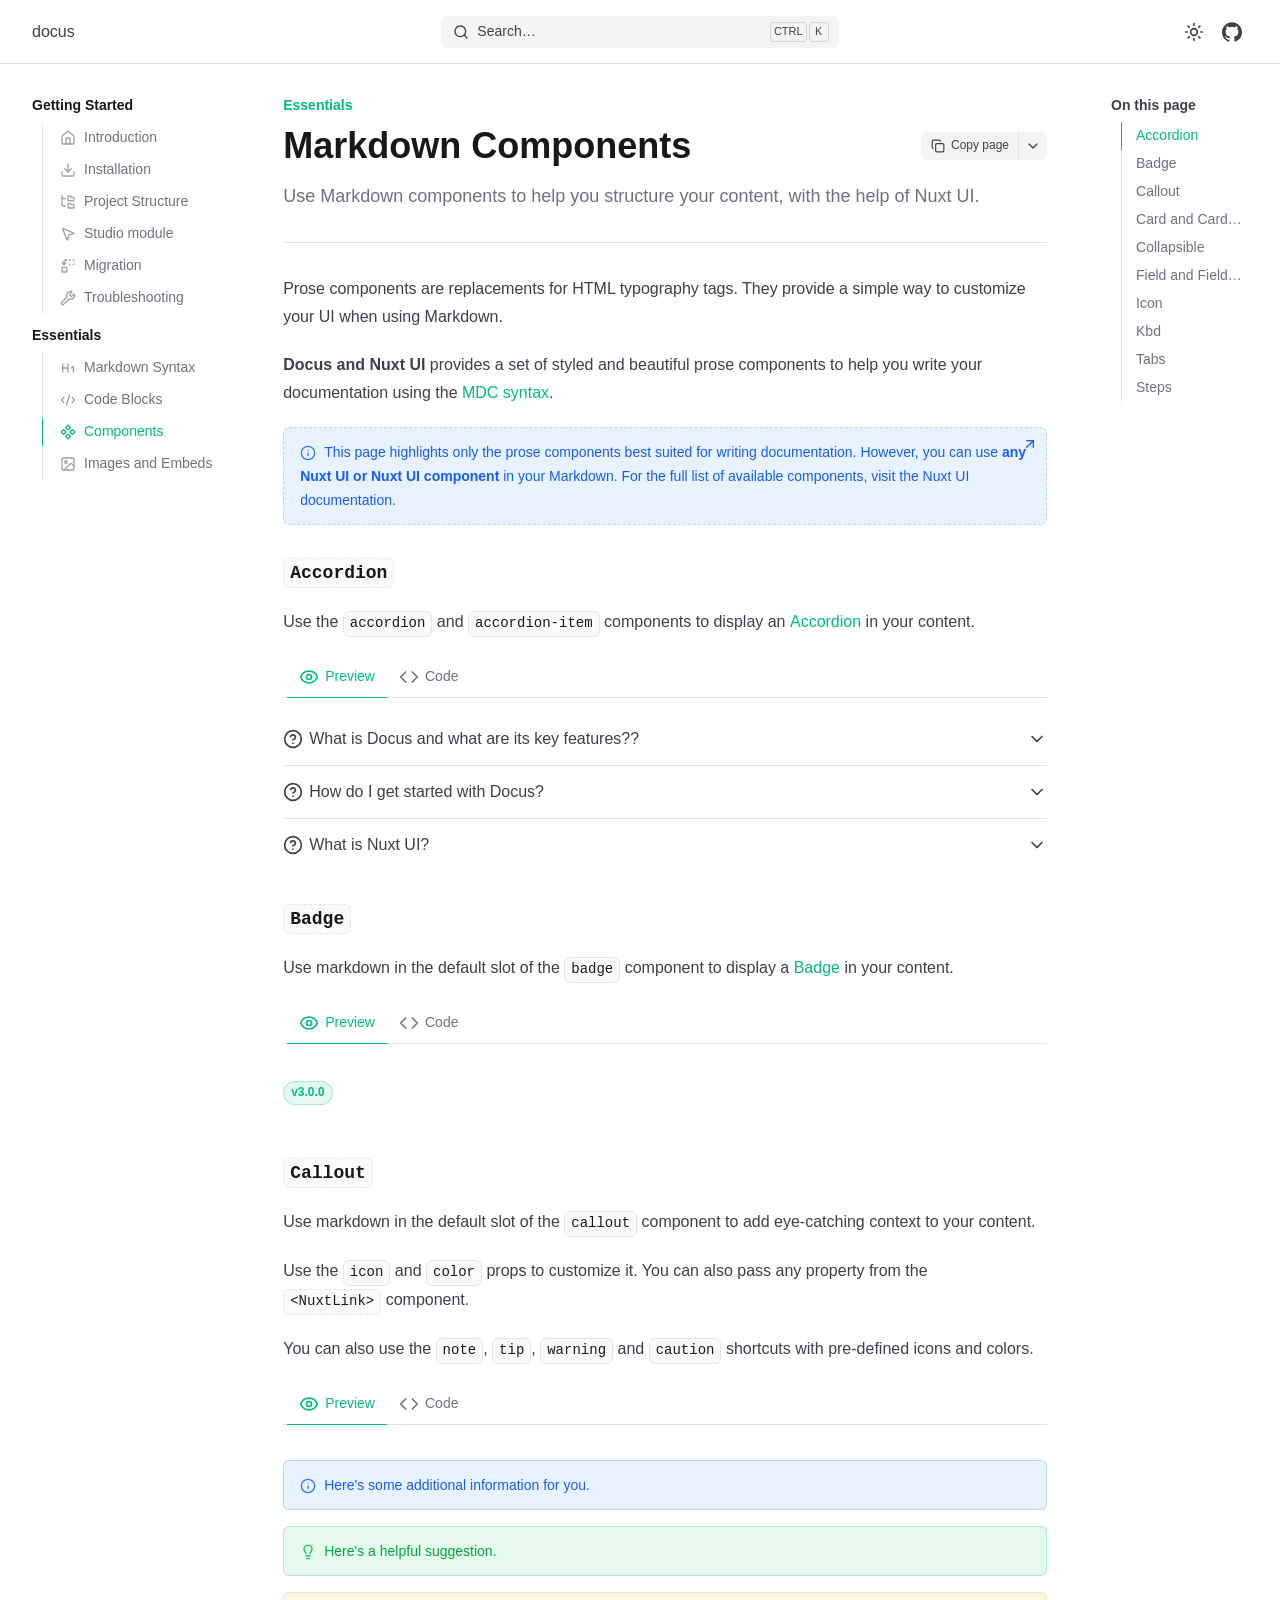
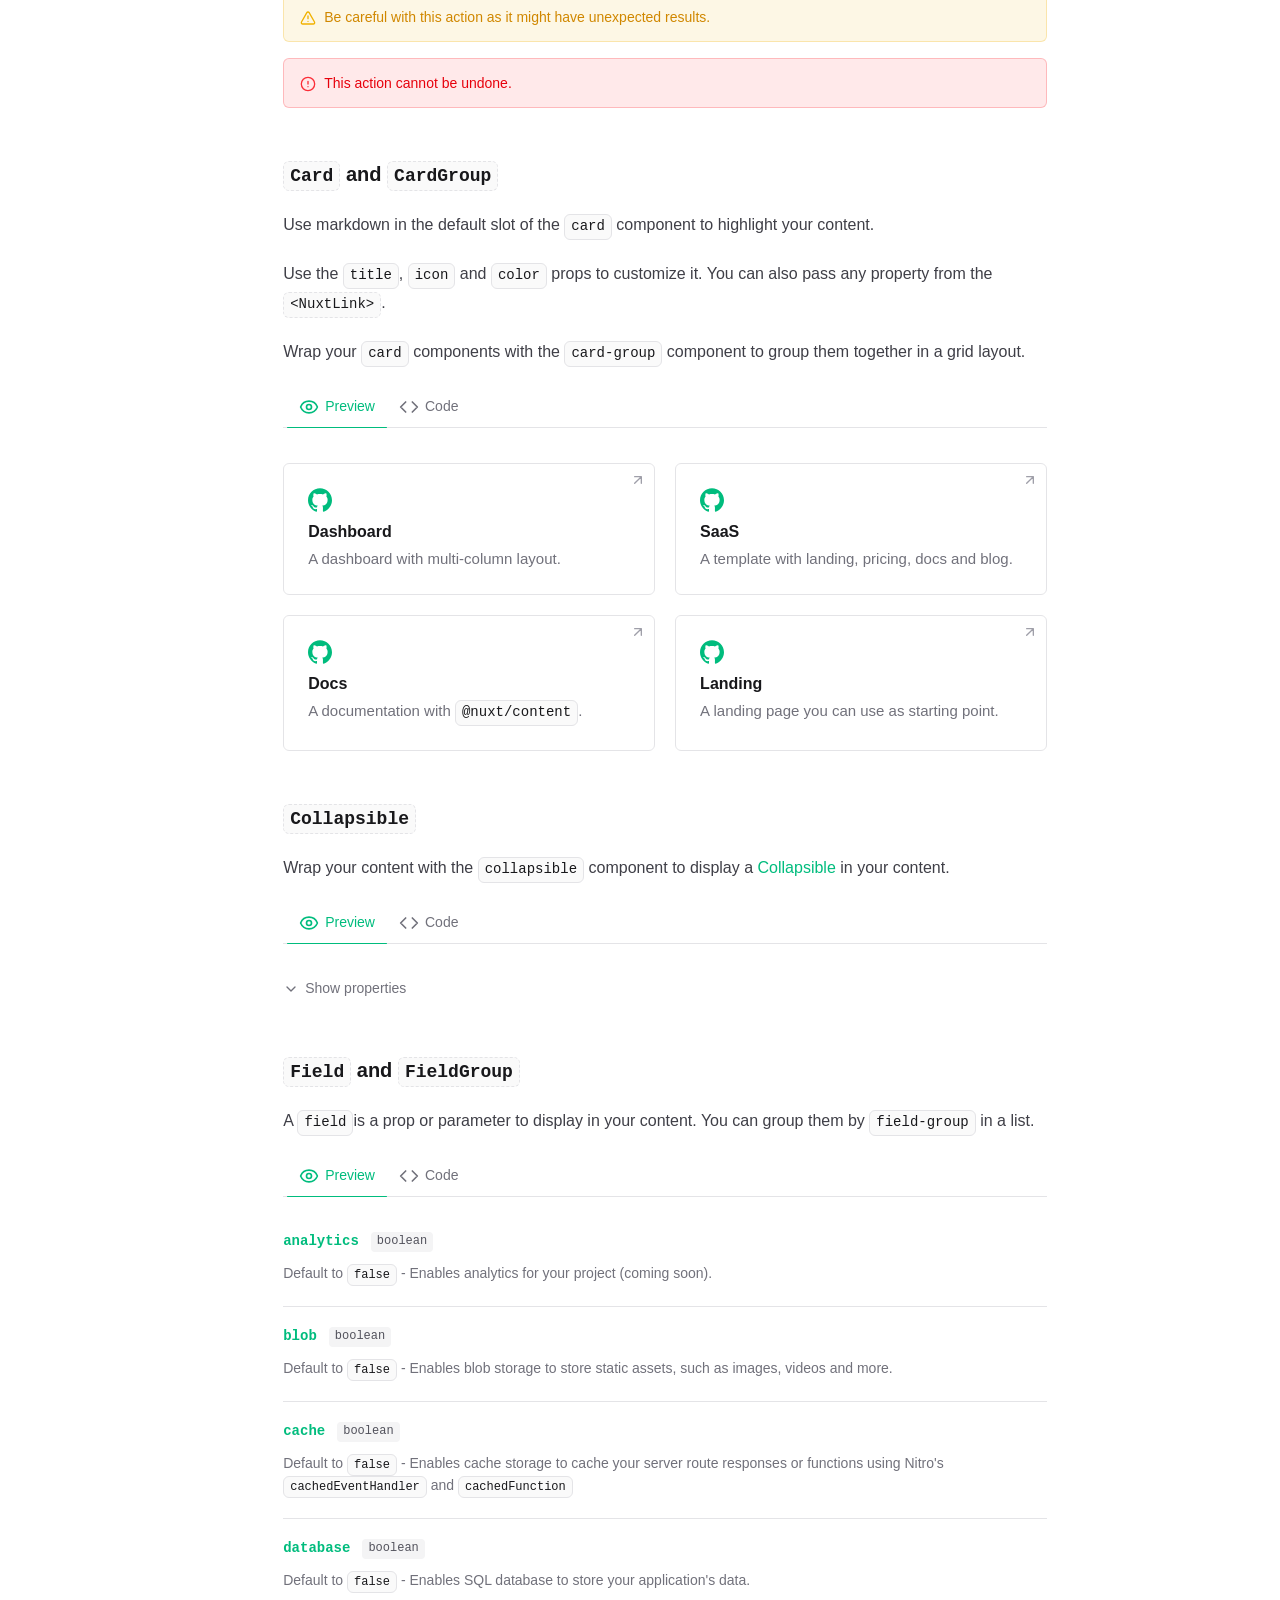
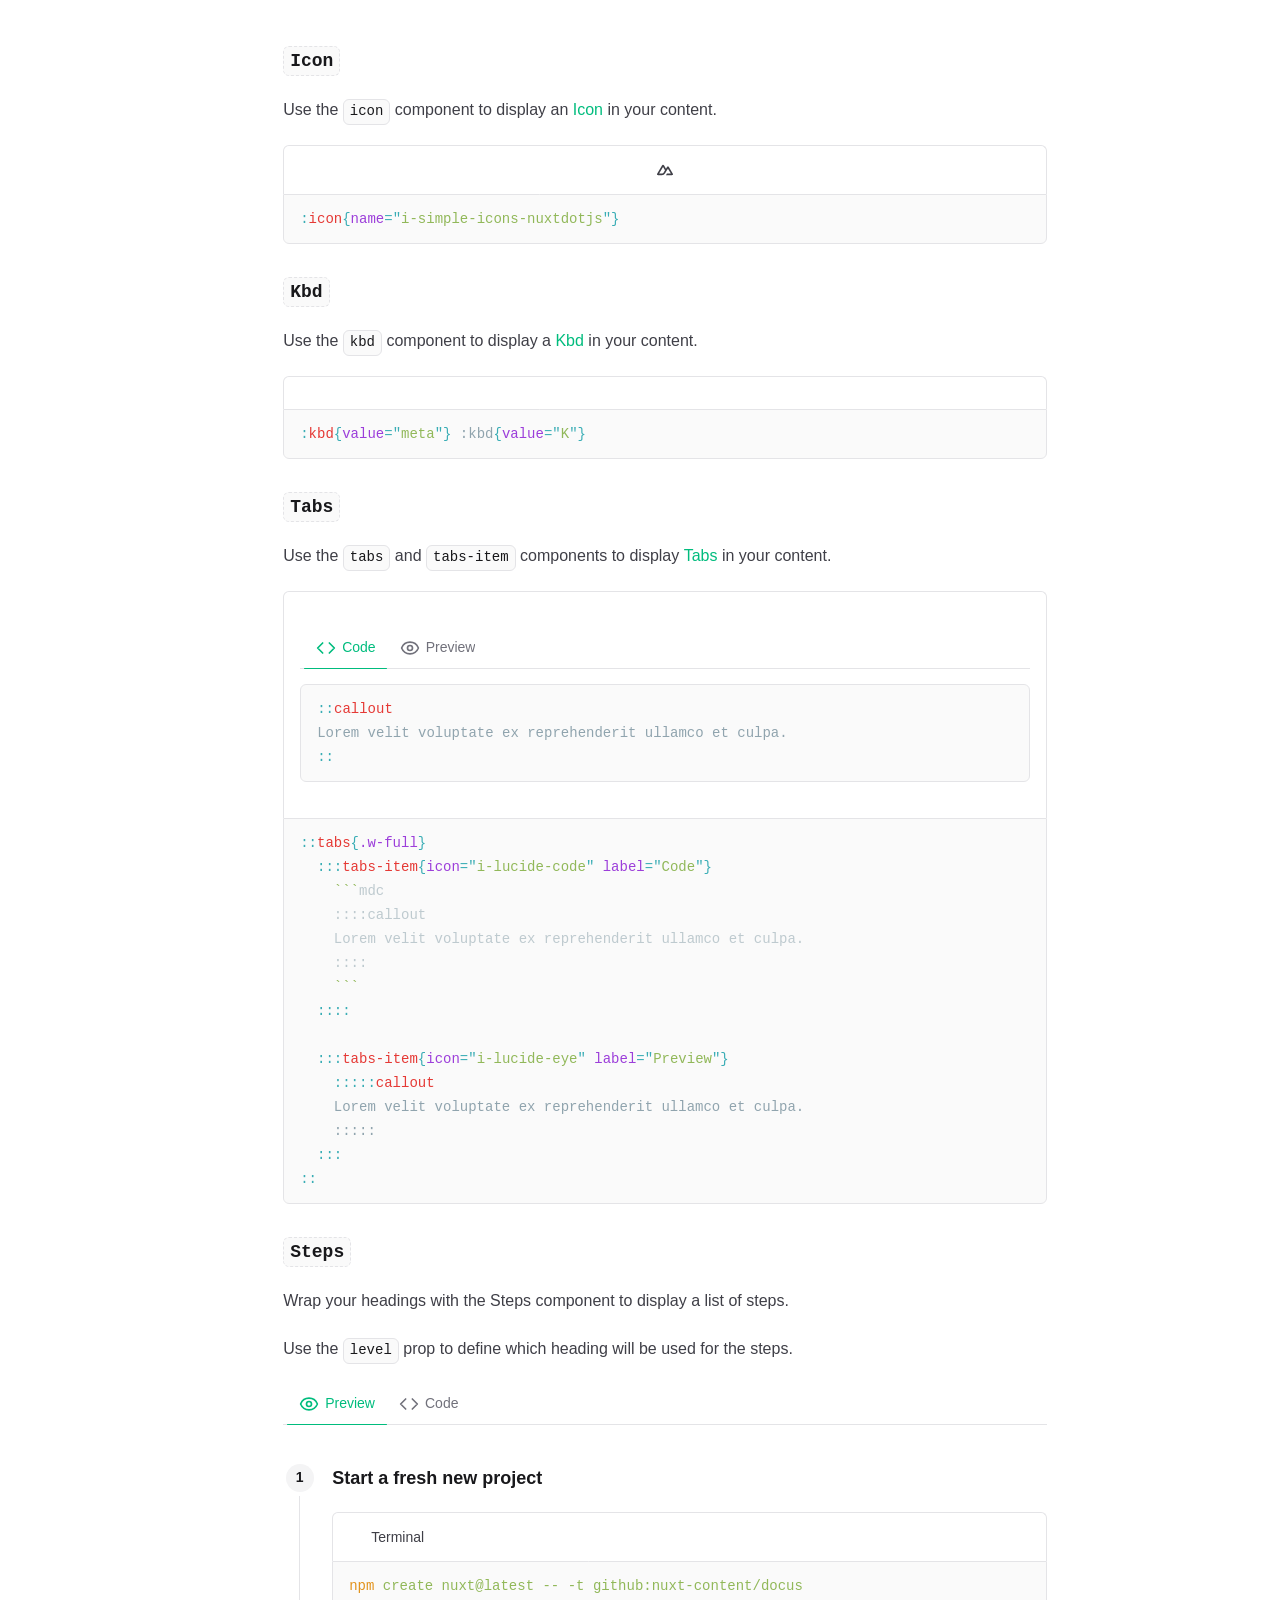
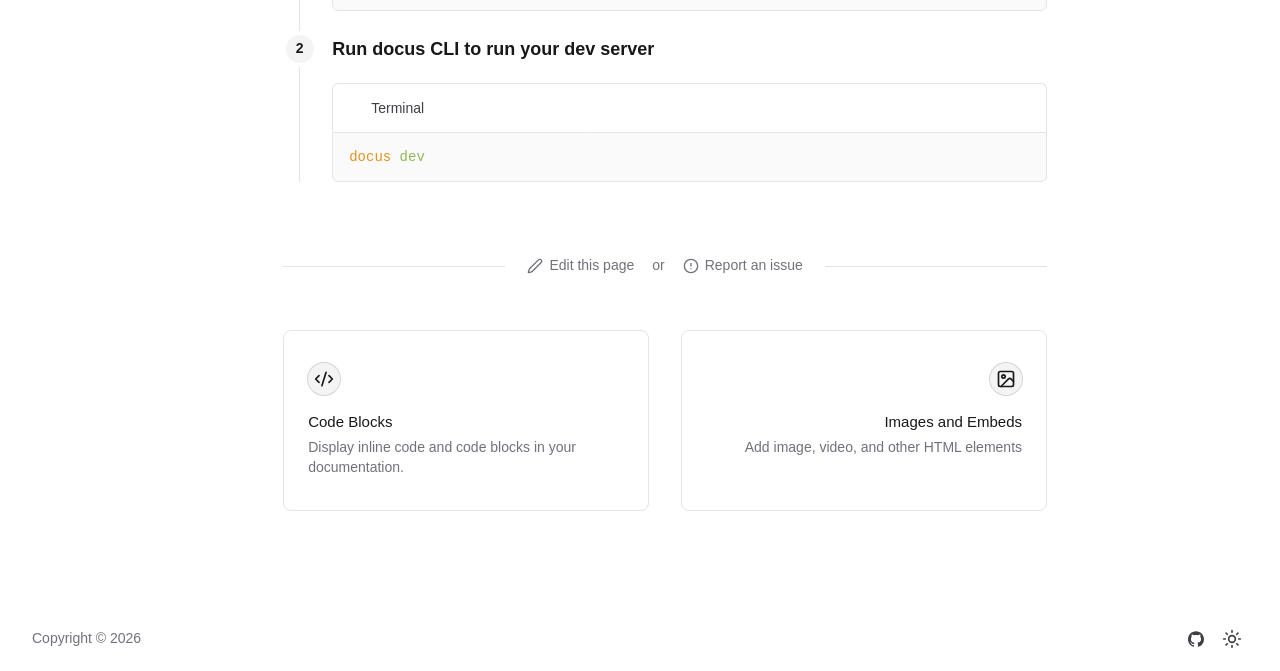
<file: essentials/components.html>
<!DOCTYPE html><html  lang="en" dir="ltr"><head><meta charset="utf-8"><meta name="viewport" content="width=device-width, initial-scale=1"><title>Markdown Components - docus</title><script type="importmap">{"imports":{"#entry":"/_nuxt/B9lbzf56.js"}}</script><meta name="twitter:card" content="summary_large_image"><meta name="twitter:image" content="/_og/s/c_Docs,headline_Essentials,title_Markdown+Components,description_Use+Markdown+components+to+help+you+structure+your+content+with+the+help+of+Nuxt+UI.,p_Ii9lc3NlbnRpYWxzL2NvbXBvbmVudHMi.png"><meta name="twitter:image:src" content="/_og/s/c_Docs,headline_Essentials,title_Markdown+Components,description_Use+Markdown+components+to+help+you+structure+your+content+with+the+help+of+Nuxt+UI.,p_Ii9lc3NlbnRpYWxzL2NvbXBvbmVudHMi.png"><meta property="og:image" content="/_og/s/c_Docs,headline_Essentials,title_Markdown+Components,description_Use+Markdown+components+to+help+you+structure+your+content+with+the+help+of+Nuxt+UI.,p_Ii9lc3NlbnRpYWxzL2NvbXBvbmVudHMi.png"><meta property="og:image:type" content="image/png"><meta property="og:image:width" content="1200"><meta name="twitter:image:width" content="1200"><meta property="og:image:height" content="600"><meta name="twitter:image:height" content="600"><style id="nuxt-ui-colors">@layer theme {
  :root, :host {
  --ui-color-primary-50: var(--color-emerald-50, oklch(97.9% 0.021 166.113));
  --ui-color-primary-100: var(--color-emerald-100, oklch(95% 0.052 163.051));
  --ui-color-primary-200: var(--color-emerald-200, oklch(90.5% 0.093 164.15));
  --ui-color-primary-300: var(--color-emerald-300, oklch(84.5% 0.143 164.978));
  --ui-color-primary-400: var(--color-emerald-400, oklch(76.5% 0.177 163.223));
  --ui-color-primary-500: var(--color-emerald-500, oklch(69.6% 0.17 162.48));
  --ui-color-primary-600: var(--color-emerald-600, oklch(59.6% 0.145 163.225));
  --ui-color-primary-700: var(--color-emerald-700, oklch(50.8% 0.118 165.612));
  --ui-color-primary-800: var(--color-emerald-800, oklch(43.2% 0.095 166.913));
  --ui-color-primary-900: var(--color-emerald-900, oklch(37.8% 0.077 168.94));
  --ui-color-primary-950: var(--color-emerald-950, oklch(26.2% 0.051 172.552));
  --ui-color-secondary-50: var(--color-blue-50, oklch(97% 0.014 254.604));
  --ui-color-secondary-100: var(--color-blue-100, oklch(93.2% 0.032 255.585));
  --ui-color-secondary-200: var(--color-blue-200, oklch(88.2% 0.059 254.128));
  --ui-color-secondary-300: var(--color-blue-300, oklch(80.9% 0.105 251.813));
  --ui-color-secondary-400: var(--color-blue-400, oklch(70.7% 0.165 254.624));
  --ui-color-secondary-500: var(--color-blue-500, oklch(62.3% 0.214 259.815));
  --ui-color-secondary-600: var(--color-blue-600, oklch(54.6% 0.245 262.881));
  --ui-color-secondary-700: var(--color-blue-700, oklch(48.8% 0.243 264.376));
  --ui-color-secondary-800: var(--color-blue-800, oklch(42.4% 0.199 265.638));
  --ui-color-secondary-900: var(--color-blue-900, oklch(37.9% 0.146 265.522));
  --ui-color-secondary-950: var(--color-blue-950, oklch(28.2% 0.091 267.935));
  --ui-color-success-50: var(--color-green-50, oklch(98.2% 0.018 155.826));
  --ui-color-success-100: var(--color-green-100, oklch(96.2% 0.044 156.743));
  --ui-color-success-200: var(--color-green-200, oklch(92.5% 0.084 155.995));
  --ui-color-success-300: var(--color-green-300, oklch(87.1% 0.15 154.449));
  --ui-color-success-400: var(--color-green-400, oklch(79.2% 0.209 151.711));
  --ui-color-success-500: var(--color-green-500, oklch(72.3% 0.219 149.579));
  --ui-color-success-600: var(--color-green-600, oklch(62.7% 0.194 149.214));
  --ui-color-success-700: var(--color-green-700, oklch(52.7% 0.154 150.069));
  --ui-color-success-800: var(--color-green-800, oklch(44.8% 0.119 151.328));
  --ui-color-success-900: var(--color-green-900, oklch(39.3% 0.095 152.535));
  --ui-color-success-950: var(--color-green-950, oklch(26.6% 0.065 152.934));
  --ui-color-info-50: var(--color-blue-50, oklch(97% 0.014 254.604));
  --ui-color-info-100: var(--color-blue-100, oklch(93.2% 0.032 255.585));
  --ui-color-info-200: var(--color-blue-200, oklch(88.2% 0.059 254.128));
  --ui-color-info-300: var(--color-blue-300, oklch(80.9% 0.105 251.813));
  --ui-color-info-400: var(--color-blue-400, oklch(70.7% 0.165 254.624));
  --ui-color-info-500: var(--color-blue-500, oklch(62.3% 0.214 259.815));
  --ui-color-info-600: var(--color-blue-600, oklch(54.6% 0.245 262.881));
  --ui-color-info-700: var(--color-blue-700, oklch(48.8% 0.243 264.376));
  --ui-color-info-800: var(--color-blue-800, oklch(42.4% 0.199 265.638));
  --ui-color-info-900: var(--color-blue-900, oklch(37.9% 0.146 265.522));
  --ui-color-info-950: var(--color-blue-950, oklch(28.2% 0.091 267.935));
  --ui-color-warning-50: var(--color-yellow-50, oklch(98.7% 0.026 102.212));
  --ui-color-warning-100: var(--color-yellow-100, oklch(97.3% 0.071 103.193));
  --ui-color-warning-200: var(--color-yellow-200, oklch(94.5% 0.129 101.54));
  --ui-color-warning-300: var(--color-yellow-300, oklch(90.5% 0.182 98.111));
  --ui-color-warning-400: var(--color-yellow-400, oklch(85.2% 0.199 91.936));
  --ui-color-warning-500: var(--color-yellow-500, oklch(79.5% 0.184 86.047));
  --ui-color-warning-600: var(--color-yellow-600, oklch(68.1% 0.162 75.834));
  --ui-color-warning-700: var(--color-yellow-700, oklch(55.4% 0.135 66.442));
  --ui-color-warning-800: var(--color-yellow-800, oklch(47.6% 0.114 61.907));
  --ui-color-warning-900: var(--color-yellow-900, oklch(42.1% 0.095 57.708));
  --ui-color-warning-950: var(--color-yellow-950, oklch(28.6% 0.066 53.813));
  --ui-color-error-50: var(--color-red-50, oklch(97.1% 0.013 17.38));
  --ui-color-error-100: var(--color-red-100, oklch(93.6% 0.032 17.717));
  --ui-color-error-200: var(--color-red-200, oklch(88.5% 0.062 18.334));
  --ui-color-error-300: var(--color-red-300, oklch(80.8% 0.114 19.571));
  --ui-color-error-400: var(--color-red-400, oklch(70.4% 0.191 22.216));
  --ui-color-error-500: var(--color-red-500, oklch(63.7% 0.237 25.331));
  --ui-color-error-600: var(--color-red-600, oklch(57.7% 0.245 27.325));
  --ui-color-error-700: var(--color-red-700, oklch(50.5% 0.213 27.518));
  --ui-color-error-800: var(--color-red-800, oklch(44.4% 0.177 26.899));
  --ui-color-error-900: var(--color-red-900, oklch(39.6% 0.141 25.723));
  --ui-color-error-950: var(--color-red-950, oklch(25.8% 0.092 26.042));
  --ui-color-neutral-50: var(--color-zinc-50, oklch(98.5% 0 none));
  --ui-color-neutral-100: var(--color-zinc-100, oklch(96.7% 0.001 286.375));
  --ui-color-neutral-200: var(--color-zinc-200, oklch(92% 0.004 286.32));
  --ui-color-neutral-300: var(--color-zinc-300, oklch(87.1% 0.006 286.286));
  --ui-color-neutral-400: var(--color-zinc-400, oklch(70.5% 0.015 286.067));
  --ui-color-neutral-500: var(--color-zinc-500, oklch(55.2% 0.016 285.938));
  --ui-color-neutral-600: var(--color-zinc-600, oklch(44.2% 0.017 285.786));
  --ui-color-neutral-700: var(--color-zinc-700, oklch(37% 0.013 285.805));
  --ui-color-neutral-800: var(--color-zinc-800, oklch(27.4% 0.006 286.033));
  --ui-color-neutral-900: var(--color-zinc-900, oklch(21% 0.006 285.885));
  --ui-color-neutral-950: var(--color-zinc-950, oklch(14.1% 0.005 285.823));
  }
  :root, :host, .light {
  --ui-primary: var(--ui-color-primary-500);
  --ui-secondary: var(--ui-color-secondary-500);
  --ui-success: var(--ui-color-success-500);
  --ui-info: var(--ui-color-info-500);
  --ui-warning: var(--ui-color-warning-500);
  --ui-error: var(--ui-color-error-500);
  }
  .dark {
  --ui-primary: var(--ui-color-primary-400);
  --ui-secondary: var(--ui-color-secondary-400);
  --ui-success: var(--ui-color-success-400);
  --ui-info: var(--ui-color-info-400);
  --ui-warning: var(--ui-color-warning-400);
  --ui-error: var(--ui-color-error-400);
  }
}</style><style>@media (width>=1024px){.docus-sub-header{--ui-header-height:112px}}</style><link rel="stylesheet" href="/_nuxt/entry.h21NOjNv.css" crossorigin><style>@layer base {:where(.i-lucide\:alert-circle){display:inline-block;width:1em;height:1em;background-color:currentColor;-webkit-mask-image:var(--svg);mask-image:var(--svg);-webkit-mask-repeat:no-repeat;mask-repeat:no-repeat;-webkit-mask-size:100% 100%;mask-size:100% 100%;--svg:url("data:image/svg+xml,%3Csvg xmlns='http://www.w3.org/2000/svg' viewBox='0 0 24 24' width='24' height='24'%3E%3Cg fill='none' stroke='black' stroke-linecap='round' stroke-linejoin='round' stroke-width='2'%3E%3Ccircle cx='12' cy='12' r='10'/%3E%3Cpath d='M12 8v4m0 4h.01'/%3E%3C/g%3E%3C/svg%3E")}:where(.i-lucide\:arrow-up-right){display:inline-block;width:1em;height:1em;background-color:currentColor;-webkit-mask-image:var(--svg);mask-image:var(--svg);-webkit-mask-repeat:no-repeat;mask-repeat:no-repeat;-webkit-mask-size:100% 100%;mask-size:100% 100%;--svg:url("data:image/svg+xml,%3Csvg xmlns='http://www.w3.org/2000/svg' viewBox='0 0 24 24' width='24' height='24'%3E%3Cpath fill='none' stroke='black' stroke-linecap='round' stroke-linejoin='round' stroke-width='2' d='M7 7h10v10M7 17L17 7'/%3E%3C/svg%3E")}:where(.i-lucide\:chevron-down){display:inline-block;width:1em;height:1em;background-color:currentColor;-webkit-mask-image:var(--svg);mask-image:var(--svg);-webkit-mask-repeat:no-repeat;mask-repeat:no-repeat;-webkit-mask-size:100% 100%;mask-size:100% 100%;--svg:url("data:image/svg+xml,%3Csvg xmlns='http://www.w3.org/2000/svg' viewBox='0 0 24 24' width='24' height='24'%3E%3Cpath fill='none' stroke='black' stroke-linecap='round' stroke-linejoin='round' stroke-width='2' d='m6 9l6 6l6-6'/%3E%3C/svg%3E")}:where(.i-lucide\:circle-alert){display:inline-block;width:1em;height:1em;background-color:currentColor;-webkit-mask-image:var(--svg);mask-image:var(--svg);-webkit-mask-repeat:no-repeat;mask-repeat:no-repeat;-webkit-mask-size:100% 100%;mask-size:100% 100%;--svg:url("data:image/svg+xml,%3Csvg xmlns='http://www.w3.org/2000/svg' viewBox='0 0 24 24' width='24' height='24'%3E%3Cg fill='none' stroke='black' stroke-linecap='round' stroke-linejoin='round' stroke-width='2'%3E%3Ccircle cx='12' cy='12' r='10'/%3E%3Cpath d='M12 8v4m0 4h.01'/%3E%3C/g%3E%3C/svg%3E")}:where(.i-lucide\:circle-help){display:inline-block;width:1em;height:1em;background-color:currentColor;-webkit-mask-image:var(--svg);mask-image:var(--svg);-webkit-mask-repeat:no-repeat;mask-repeat:no-repeat;-webkit-mask-size:100% 100%;mask-size:100% 100%;--svg:url("data:image/svg+xml,%3Csvg xmlns='http://www.w3.org/2000/svg' viewBox='0 0 24 24' width='24' height='24'%3E%3Cg fill='none' stroke='black' stroke-linecap='round' stroke-linejoin='round' stroke-width='2'%3E%3Ccircle cx='12' cy='12' r='10'/%3E%3Cpath d='M9.09 9a3 3 0 0 1 5.83 1c0 2-3 3-3 3m.08 4h.01'/%3E%3C/g%3E%3C/svg%3E")}:where(.i-lucide\:code){display:inline-block;width:1em;height:1em;background-color:currentColor;-webkit-mask-image:var(--svg);mask-image:var(--svg);-webkit-mask-repeat:no-repeat;mask-repeat:no-repeat;-webkit-mask-size:100% 100%;mask-size:100% 100%;--svg:url("data:image/svg+xml,%3Csvg xmlns='http://www.w3.org/2000/svg' viewBox='0 0 24 24' width='24' height='24'%3E%3Cpath fill='none' stroke='black' stroke-linecap='round' stroke-linejoin='round' stroke-width='2' d='m16 18l6-6l-6-6M8 6l-6 6l6 6'/%3E%3C/svg%3E")}:where(.i-lucide\:code-xml){display:inline-block;width:1em;height:1em;background-color:currentColor;-webkit-mask-image:var(--svg);mask-image:var(--svg);-webkit-mask-repeat:no-repeat;mask-repeat:no-repeat;-webkit-mask-size:100% 100%;mask-size:100% 100%;--svg:url("data:image/svg+xml,%3Csvg xmlns='http://www.w3.org/2000/svg' viewBox='0 0 24 24' width='24' height='24'%3E%3Cpath fill='none' stroke='black' stroke-linecap='round' stroke-linejoin='round' stroke-width='2' d='m18 16l4-4l-4-4M6 8l-4 4l4 4m8.5-12l-5 16'/%3E%3C/svg%3E")}:where(.i-lucide\:component){display:inline-block;width:1em;height:1em;background-color:currentColor;-webkit-mask-image:var(--svg);mask-image:var(--svg);-webkit-mask-repeat:no-repeat;mask-repeat:no-repeat;-webkit-mask-size:100% 100%;mask-size:100% 100%;--svg:url("data:image/svg+xml,%3Csvg xmlns='http://www.w3.org/2000/svg' viewBox='0 0 24 24' width='24' height='24'%3E%3Cpath fill='none' stroke='black' stroke-linecap='round' stroke-linejoin='round' stroke-width='2' d='M15.536 11.293a1 1 0 0 0 0 1.414l2.376 2.377a1 1 0 0 0 1.414 0l2.377-2.377a1 1 0 0 0 0-1.414l-2.377-2.377a1 1 0 0 0-1.414 0zm-13.239 0a1 1 0 0 0 0 1.414l2.377 2.377a1 1 0 0 0 1.414 0l2.377-2.377a1 1 0 0 0 0-1.414L6.088 8.916a1 1 0 0 0-1.414 0zm6.619 6.619a1 1 0 0 0 0 1.415l2.377 2.376a1 1 0 0 0 1.414 0l2.377-2.376a1 1 0 0 0 0-1.415l-2.377-2.376a1 1 0 0 0-1.414 0zm0-13.238a1 1 0 0 0 0 1.414l2.377 2.376a1 1 0 0 0 1.414 0l2.377-2.376a1 1 0 0 0 0-1.414l-2.377-2.377a1 1 0 0 0-1.414 0z'/%3E%3C/svg%3E")}:where(.i-lucide\:copy){display:inline-block;width:1em;height:1em;background-color:currentColor;-webkit-mask-image:var(--svg);mask-image:var(--svg);-webkit-mask-repeat:no-repeat;mask-repeat:no-repeat;-webkit-mask-size:100% 100%;mask-size:100% 100%;--svg:url("data:image/svg+xml,%3Csvg xmlns='http://www.w3.org/2000/svg' viewBox='0 0 24 24' width='24' height='24'%3E%3Cg fill='none' stroke='black' stroke-linecap='round' stroke-linejoin='round' stroke-width='2'%3E%3Crect width='14' height='14' x='8' y='8' rx='2' ry='2'/%3E%3Cpath d='M4 16c-1.1 0-2-.9-2-2V4c0-1.1.9-2 2-2h10c1.1 0 2 .9 2 2'/%3E%3C/g%3E%3C/svg%3E")}:where(.i-lucide\:download){display:inline-block;width:1em;height:1em;background-color:currentColor;-webkit-mask-image:var(--svg);mask-image:var(--svg);-webkit-mask-repeat:no-repeat;mask-repeat:no-repeat;-webkit-mask-size:100% 100%;mask-size:100% 100%;--svg:url("data:image/svg+xml,%3Csvg xmlns='http://www.w3.org/2000/svg' viewBox='0 0 24 24' width='24' height='24'%3E%3Cg fill='none' stroke='black' stroke-linecap='round' stroke-linejoin='round' stroke-width='2'%3E%3Cpath d='M12 15V3m9 12v4a2 2 0 0 1-2 2H5a2 2 0 0 1-2-2v-4'/%3E%3Cpath d='m7 10l5 5l5-5'/%3E%3C/g%3E%3C/svg%3E")}:where(.i-lucide\:eye){display:inline-block;width:1em;height:1em;background-color:currentColor;-webkit-mask-image:var(--svg);mask-image:var(--svg);-webkit-mask-repeat:no-repeat;mask-repeat:no-repeat;-webkit-mask-size:100% 100%;mask-size:100% 100%;--svg:url("data:image/svg+xml,%3Csvg xmlns='http://www.w3.org/2000/svg' viewBox='0 0 24 24' width='24' height='24'%3E%3Cg fill='none' stroke='black' stroke-linecap='round' stroke-linejoin='round' stroke-width='2'%3E%3Cpath d='M2.062 12.348a1 1 0 0 1 0-.696a10.75 10.75 0 0 1 19.876 0a1 1 0 0 1 0 .696a10.75 10.75 0 0 1-19.876 0'/%3E%3Ccircle cx='12' cy='12' r='3'/%3E%3C/g%3E%3C/svg%3E")}:where(.i-lucide\:folder-tree){display:inline-block;width:1em;height:1em;background-color:currentColor;-webkit-mask-image:var(--svg);mask-image:var(--svg);-webkit-mask-repeat:no-repeat;mask-repeat:no-repeat;-webkit-mask-size:100% 100%;mask-size:100% 100%;--svg:url("data:image/svg+xml,%3Csvg xmlns='http://www.w3.org/2000/svg' viewBox='0 0 24 24' width='24' height='24'%3E%3Cg fill='none' stroke='black' stroke-linecap='round' stroke-linejoin='round' stroke-width='2'%3E%3Cpath d='M20 10a1 1 0 0 0 1-1V6a1 1 0 0 0-1-1h-2.5a1 1 0 0 1-.8-.4l-.9-1.2A1 1 0 0 0 15 3h-2a1 1 0 0 0-1 1v5a1 1 0 0 0 1 1Zm0 11a1 1 0 0 0 1-1v-3a1 1 0 0 0-1-1h-2.9a1 1 0 0 1-.88-.55l-.42-.85a1 1 0 0 0-.92-.6H13a1 1 0 0 0-1 1v5a1 1 0 0 0 1 1ZM3 5a2 2 0 0 0 2 2h3'/%3E%3Cpath d='M3 3v13a2 2 0 0 0 2 2h3'/%3E%3C/g%3E%3C/svg%3E")}:where(.i-lucide\:hash){display:inline-block;width:1em;height:1em;background-color:currentColor;-webkit-mask-image:var(--svg);mask-image:var(--svg);-webkit-mask-repeat:no-repeat;mask-repeat:no-repeat;-webkit-mask-size:100% 100%;mask-size:100% 100%;--svg:url("data:image/svg+xml,%3Csvg xmlns='http://www.w3.org/2000/svg' viewBox='0 0 24 24' width='24' height='24'%3E%3Cpath fill='none' stroke='black' stroke-linecap='round' stroke-linejoin='round' stroke-width='2' d='M4 9h16M4 15h16M10 3L8 21m8-18l-2 18'/%3E%3C/svg%3E")}:where(.i-lucide\:heading-1){display:inline-block;width:1em;height:1em;background-color:currentColor;-webkit-mask-image:var(--svg);mask-image:var(--svg);-webkit-mask-repeat:no-repeat;mask-repeat:no-repeat;-webkit-mask-size:100% 100%;mask-size:100% 100%;--svg:url("data:image/svg+xml,%3Csvg xmlns='http://www.w3.org/2000/svg' viewBox='0 0 24 24' width='24' height='24'%3E%3Cpath fill='none' stroke='black' stroke-linecap='round' stroke-linejoin='round' stroke-width='2' d='M4 12h8m-8 6V6m8 12V6m5 6l3-2v8'/%3E%3C/svg%3E")}:where(.i-lucide\:house){display:inline-block;width:1em;height:1em;background-color:currentColor;-webkit-mask-image:var(--svg);mask-image:var(--svg);-webkit-mask-repeat:no-repeat;mask-repeat:no-repeat;-webkit-mask-size:100% 100%;mask-size:100% 100%;--svg:url("data:image/svg+xml,%3Csvg xmlns='http://www.w3.org/2000/svg' viewBox='0 0 24 24' width='24' height='24'%3E%3Cg fill='none' stroke='black' stroke-linecap='round' stroke-linejoin='round' stroke-width='2'%3E%3Cpath d='M15 21v-8a1 1 0 0 0-1-1h-4a1 1 0 0 0-1 1v8'/%3E%3Cpath d='M3 10a2 2 0 0 1 .709-1.528l7-6a2 2 0 0 1 2.582 0l7 6A2 2 0 0 1 21 10v9a2 2 0 0 1-2 2H5a2 2 0 0 1-2-2z'/%3E%3C/g%3E%3C/svg%3E")}:where(.i-lucide\:image){display:inline-block;width:1em;height:1em;background-color:currentColor;-webkit-mask-image:var(--svg);mask-image:var(--svg);-webkit-mask-repeat:no-repeat;mask-repeat:no-repeat;-webkit-mask-size:100% 100%;mask-size:100% 100%;--svg:url("data:image/svg+xml,%3Csvg xmlns='http://www.w3.org/2000/svg' viewBox='0 0 24 24' width='24' height='24'%3E%3Cg fill='none' stroke='black' stroke-linecap='round' stroke-linejoin='round' stroke-width='2'%3E%3Crect width='18' height='18' x='3' y='3' rx='2' ry='2'/%3E%3Ccircle cx='9' cy='9' r='2'/%3E%3Cpath d='m21 15l-3.086-3.086a2 2 0 0 0-2.828 0L6 21'/%3E%3C/g%3E%3C/svg%3E")}:where(.i-lucide\:info){display:inline-block;width:1em;height:1em;background-color:currentColor;-webkit-mask-image:var(--svg);mask-image:var(--svg);-webkit-mask-repeat:no-repeat;mask-repeat:no-repeat;-webkit-mask-size:100% 100%;mask-size:100% 100%;--svg:url("data:image/svg+xml,%3Csvg xmlns='http://www.w3.org/2000/svg' viewBox='0 0 24 24' width='24' height='24'%3E%3Cg fill='none' stroke='black' stroke-linecap='round' stroke-linejoin='round' stroke-width='2'%3E%3Ccircle cx='12' cy='12' r='10'/%3E%3Cpath d='M12 16v-4m0-4h.01'/%3E%3C/g%3E%3C/svg%3E")}:where(.i-lucide\:lightbulb){display:inline-block;width:1em;height:1em;background-color:currentColor;-webkit-mask-image:var(--svg);mask-image:var(--svg);-webkit-mask-repeat:no-repeat;mask-repeat:no-repeat;-webkit-mask-size:100% 100%;mask-size:100% 100%;--svg:url("data:image/svg+xml,%3Csvg xmlns='http://www.w3.org/2000/svg' viewBox='0 0 24 24' width='24' height='24'%3E%3Cpath fill='none' stroke='black' stroke-linecap='round' stroke-linejoin='round' stroke-width='2' d='M15 14c.2-1 .7-1.7 1.5-2.5c1-.9 1.5-2.2 1.5-3.5A6 6 0 0 0 6 8c0 1 .2 2.2 1.5 3.5c.7.7 1.3 1.5 1.5 2.5m0 4h6m-5 4h4'/%3E%3C/svg%3E")}:where(.i-lucide\:moon){display:inline-block;width:1em;height:1em;background-color:currentColor;-webkit-mask-image:var(--svg);mask-image:var(--svg);-webkit-mask-repeat:no-repeat;mask-repeat:no-repeat;-webkit-mask-size:100% 100%;mask-size:100% 100%;--svg:url("data:image/svg+xml,%3Csvg xmlns='http://www.w3.org/2000/svg' viewBox='0 0 24 24' width='24' height='24'%3E%3Cpath fill='none' stroke='black' stroke-linecap='round' stroke-linejoin='round' stroke-width='2' d='M20.985 12.486a9 9 0 1 1-9.473-9.472c.405-.022.617.46.402.803a6 6 0 0 0 8.268 8.268c.344-.215.825-.004.803.401'/%3E%3C/svg%3E")}:where(.i-lucide\:mouse-pointer-2){display:inline-block;width:1em;height:1em;background-color:currentColor;-webkit-mask-image:var(--svg);mask-image:var(--svg);-webkit-mask-repeat:no-repeat;mask-repeat:no-repeat;-webkit-mask-size:100% 100%;mask-size:100% 100%;--svg:url("data:image/svg+xml,%3Csvg xmlns='http://www.w3.org/2000/svg' viewBox='0 0 24 24' width='24' height='24'%3E%3Cpath fill='none' stroke='black' stroke-linecap='round' stroke-linejoin='round' stroke-width='2' d='M4.037 4.688a.495.495 0 0 1 .651-.651l16 6.5a.5.5 0 0 1-.063.947l-6.124 1.58a2 2 0 0 0-1.438 1.435l-1.579 6.126a.5.5 0 0 1-.947.063z'/%3E%3C/svg%3E")}:where(.i-lucide\:pen){display:inline-block;width:1em;height:1em;background-color:currentColor;-webkit-mask-image:var(--svg);mask-image:var(--svg);-webkit-mask-repeat:no-repeat;mask-repeat:no-repeat;-webkit-mask-size:100% 100%;mask-size:100% 100%;--svg:url("data:image/svg+xml,%3Csvg xmlns='http://www.w3.org/2000/svg' viewBox='0 0 24 24' width='24' height='24'%3E%3Cpath fill='none' stroke='black' stroke-linecap='round' stroke-linejoin='round' stroke-width='2' d='M21.174 6.812a1 1 0 0 0-3.986-3.987L3.842 16.174a2 2 0 0 0-.5.83l-1.321 4.352a.5.5 0 0 0 .623.622l4.353-1.32a2 2 0 0 0 .83-.497z'/%3E%3C/svg%3E")}:where(.i-lucide\:replace){display:inline-block;width:1em;height:1em;background-color:currentColor;-webkit-mask-image:var(--svg);mask-image:var(--svg);-webkit-mask-repeat:no-repeat;mask-repeat:no-repeat;-webkit-mask-size:100% 100%;mask-size:100% 100%;--svg:url("data:image/svg+xml,%3Csvg xmlns='http://www.w3.org/2000/svg' viewBox='0 0 24 24' width='24' height='24'%3E%3Cg fill='none' stroke='black' stroke-linecap='round' stroke-linejoin='round' stroke-width='2'%3E%3Cpath d='M14 4a1 1 0 0 1 1-1m0 7a1 1 0 0 1-1-1m7-5a1 1 0 0 0-1-1m1 6a1 1 0 0 1-1 1M3 7l3 3l3-3'/%3E%3Cpath d='M6 10V5a2 2 0 0 1 2-2h2'/%3E%3Crect width='7' height='7' x='3' y='14' rx='1'/%3E%3C/g%3E%3C/svg%3E")}:where(.i-lucide\:search){display:inline-block;width:1em;height:1em;background-color:currentColor;-webkit-mask-image:var(--svg);mask-image:var(--svg);-webkit-mask-repeat:no-repeat;mask-repeat:no-repeat;-webkit-mask-size:100% 100%;mask-size:100% 100%;--svg:url("data:image/svg+xml,%3Csvg xmlns='http://www.w3.org/2000/svg' viewBox='0 0 24 24' width='24' height='24'%3E%3Cg fill='none' stroke='black' stroke-linecap='round' stroke-linejoin='round' stroke-width='2'%3E%3Cpath d='m21 21l-4.34-4.34'/%3E%3Ccircle cx='11' cy='11' r='8'/%3E%3C/g%3E%3C/svg%3E")}:where(.i-lucide\:sun){display:inline-block;width:1em;height:1em;background-color:currentColor;-webkit-mask-image:var(--svg);mask-image:var(--svg);-webkit-mask-repeat:no-repeat;mask-repeat:no-repeat;-webkit-mask-size:100% 100%;mask-size:100% 100%;--svg:url("data:image/svg+xml,%3Csvg xmlns='http://www.w3.org/2000/svg' viewBox='0 0 24 24' width='24' height='24'%3E%3Cg fill='none' stroke='black' stroke-linecap='round' stroke-linejoin='round' stroke-width='2'%3E%3Ccircle cx='12' cy='12' r='4'/%3E%3Cpath d='M12 2v2m0 16v2M4.93 4.93l1.41 1.41m11.32 11.32l1.41 1.41M2 12h2m16 0h2M6.34 17.66l-1.41 1.41M19.07 4.93l-1.41 1.41'/%3E%3C/g%3E%3C/svg%3E")}:where(.i-lucide\:triangle-alert){display:inline-block;width:1em;height:1em;background-color:currentColor;-webkit-mask-image:var(--svg);mask-image:var(--svg);-webkit-mask-repeat:no-repeat;mask-repeat:no-repeat;-webkit-mask-size:100% 100%;mask-size:100% 100%;--svg:url("data:image/svg+xml,%3Csvg xmlns='http://www.w3.org/2000/svg' viewBox='0 0 24 24' width='24' height='24'%3E%3Cpath fill='none' stroke='black' stroke-linecap='round' stroke-linejoin='round' stroke-width='2' d='m21.73 18l-8-14a2 2 0 0 0-3.48 0l-8 14A2 2 0 0 0 4 21h16a2 2 0 0 0 1.73-3M12 9v4m0 4h.01'/%3E%3C/svg%3E")}:where(.i-lucide\:wrench){display:inline-block;width:1em;height:1em;background-color:currentColor;-webkit-mask-image:var(--svg);mask-image:var(--svg);-webkit-mask-repeat:no-repeat;mask-repeat:no-repeat;-webkit-mask-size:100% 100%;mask-size:100% 100%;--svg:url("data:image/svg+xml,%3Csvg xmlns='http://www.w3.org/2000/svg' viewBox='0 0 24 24' width='24' height='24'%3E%3Cpath fill='none' stroke='black' stroke-linecap='round' stroke-linejoin='round' stroke-width='2' d='M14.7 6.3a1 1 0 0 0 0 1.4l1.6 1.6a1 1 0 0 0 1.4 0l3.106-3.105c.32-.322.863-.22.983.218a6 6 0 0 1-8.259 7.057l-7.91 7.91a1 1 0 0 1-2.999-3l7.91-7.91a6 6 0 0 1 7.057-8.259c.438.12.54.662.219.984z'/%3E%3C/svg%3E")}:where(.i-simple-icons\:github){display:inline-block;width:1em;height:1em;background-color:currentColor;-webkit-mask-image:var(--svg);mask-image:var(--svg);-webkit-mask-repeat:no-repeat;mask-repeat:no-repeat;-webkit-mask-size:100% 100%;mask-size:100% 100%;--svg:url("data:image/svg+xml,%3Csvg xmlns='http://www.w3.org/2000/svg' viewBox='0 0 24 24' width='24' height='24'%3E%3Cpath fill='black' d='M12 .297c-6.63 0-12 5.373-12 12c0 5.303 3.438 9.8 8.205 11.385c.6.113.82-.258.82-.577c0-.285-.01-1.04-.015-2.04c-3.338.724-4.042-1.61-4.042-1.61C4.422 18.07 3.633 17.7 3.633 17.7c-1.087-.744.084-.729.084-.729c1.205.084 1.838 1.236 1.838 1.236c1.07 1.835 2.809 1.305 3.495.998c.108-.776.417-1.305.76-1.605c-2.665-.3-5.466-1.332-5.466-5.93c0-1.31.465-2.38 1.235-3.22c-.135-.303-.54-1.523.105-3.176c0 0 1.005-.322 3.3 1.23c.96-.267 1.98-.399 3-.405c1.02.006 2.04.138 3 .405c2.28-1.552 3.285-1.23 3.285-1.23c.645 1.653.24 2.873.12 3.176c.765.84 1.23 1.91 1.23 3.22c0 4.61-2.805 5.625-5.475 5.92c.42.36.81 1.096.81 2.22c0 1.606-.015 2.896-.015 3.286c0 .315.21.69.825.57C20.565 22.092 24 17.592 24 12.297c0-6.627-5.373-12-12-12'/%3E%3C/svg%3E")}:where(.i-simple-icons\:nuxtdotjs){display:inline-block;width:1em;height:1em;background-color:currentColor;-webkit-mask-image:var(--svg);mask-image:var(--svg);-webkit-mask-repeat:no-repeat;mask-repeat:no-repeat;-webkit-mask-size:100% 100%;mask-size:100% 100%;--svg:url("data:image/svg+xml,%3Csvg xmlns='http://www.w3.org/2000/svg' viewBox='0 0 24 24' width='24' height='24'%3E%3Cpath fill='black' d='M13.464 19.83h8.922c.283 0 .562-.073.807-.21a1.6 1.6 0 0 0 .591-.574a1.53 1.53 0 0 0 .216-.783a1.53 1.53 0 0 0-.217-.782L17.792 7.414a1.6 1.6 0 0 0-.591-.573a1.65 1.65 0 0 0-.807-.21c-.283 0-.562.073-.807.21a1.6 1.6 0 0 0-.59.573L13.463 9.99L10.47 4.953a1.6 1.6 0 0 0-.591-.573a1.65 1.65 0 0 0-.807-.21c-.284 0-.562.073-.807.21a1.6 1.6 0 0 0-.591.573L.216 17.481a1.53 1.53 0 0 0-.217.782c0 .275.074.545.216.783a1.6 1.6 0 0 0 .59.574c.246.137.525.21.808.21h5.6c2.22 0 3.856-.946 4.982-2.79l2.733-4.593l1.464-2.457l4.395 7.382h-5.859Zm-6.341-2.46l-3.908-.002l5.858-9.842l2.923 4.921l-1.957 3.29c-.748 1.196-1.597 1.632-2.916 1.632'/%3E%3C/svg%3E")}}</style><link rel="preload" as="fetch" crossorigin="anonymous" href="/essentials/components/_payload.json?_b=277f5c53-0963-49ba-93de-ae0057838db1"><link rel="modulepreload" as="script" crossorigin href="/_nuxt/B9lbzf56.js"><link rel="modulepreload" as="script" crossorigin href="/_nuxt/DK3Fl9T5.js"><link rel="modulepreload" as="script" crossorigin href="/_nuxt/BnIqudnE.js"><link rel="modulepreload" as="script" crossorigin href="/_nuxt/B4b-2GOK.js"><link rel="modulepreload" as="script" crossorigin href="/_nuxt/BTaPj8Qm.js"><link rel="modulepreload" as="script" crossorigin href="/_nuxt/UUTXwAs7.js"><link rel="modulepreload" as="script" crossorigin href="/_nuxt/CRca1Lzq.js"><link rel="modulepreload" as="script" crossorigin href="/_nuxt/DMxBbqNJ.js"><link rel="modulepreload" as="script" crossorigin href="/_nuxt/BW3xJdEx.js"><link rel="modulepreload" as="script" crossorigin href="/_nuxt/C6ecPzoI.js"><link rel="modulepreload" as="script" crossorigin href="/_nuxt/DsRkfs10.js"><link rel="modulepreload" as="script" crossorigin href="/_nuxt/BnDTbt6S.js"><link rel="modulepreload" as="script" crossorigin href="/_nuxt/D3sCn5nT.js"><link rel="modulepreload" as="script" crossorigin href="/_nuxt/Da8k-3Zu.js"><link rel="modulepreload" as="script" crossorigin href="/_nuxt/CUsy3pGw.js"><link rel="modulepreload" as="script" crossorigin href="/_nuxt/C5iYBxsE.js"><link rel="modulepreload" as="script" crossorigin href="/_nuxt/IKqwN-GS.js"><link rel="modulepreload" as="script" crossorigin href="/_nuxt/BO2KdNVx.js"><link rel="modulepreload" as="script" crossorigin href="/_nuxt/I7DaeIW5.js"><link rel="modulepreload" as="script" crossorigin href="/_nuxt/D_eZxFIZ.js"><link rel="modulepreload" as="script" crossorigin href="/_nuxt/DR4ogerT.js"><link rel="modulepreload" as="script" crossorigin href="/_nuxt/CiFHdpGV.js"><link rel="modulepreload" as="script" crossorigin href="/_nuxt/kVB535QO.js"><link rel="modulepreload" as="script" crossorigin href="/_nuxt/CJVMGqd_.js"><link rel="modulepreload" as="script" crossorigin href="/_nuxt/DHihWhf5.js"><link rel="modulepreload" as="script" crossorigin href="/_nuxt/PhnYWesM.js"><link rel="modulepreload" as="script" crossorigin href="/_nuxt/COP710bM.js"><link rel="modulepreload" as="script" crossorigin href="/_nuxt/CidfGKpp.js"><link rel="modulepreload" as="script" crossorigin href="/_nuxt/grJEbbkt.js"><link rel="modulepreload" as="script" crossorigin href="/_nuxt/D54ViKA5.js"><link rel="modulepreload" as="script" crossorigin href="/_nuxt/CRFiLlpf.js"><link rel="modulepreload" as="script" crossorigin href="/_nuxt/CAJCSsim.js"><link rel="modulepreload" as="script" crossorigin href="/_nuxt/CGxMLbHi.js"><link rel="modulepreload" as="script" crossorigin href="/_nuxt/DjR-vcJQ2.js"><link rel="modulepreload" as="script" crossorigin href="/_nuxt/C-TW1jYv.js"><link rel="modulepreload" as="script" crossorigin href="/_nuxt/DwDorq67.js"><link rel="modulepreload" as="script" crossorigin href="/_nuxt/Bk3ItCRu2.js"><link rel="modulepreload" as="script" crossorigin href="/_nuxt/BWWpDF4H2.js"><link rel="modulepreload" as="script" crossorigin href="/_nuxt/CGpJs-Wj2.js"><link rel="modulepreload" as="script" crossorigin href="/_nuxt/gtiopLMl2.js"><link rel="modulepreload" as="script" crossorigin href="/_nuxt/C83kraeH2.js"><link rel="modulepreload" as="script" crossorigin href="/_nuxt/B50arVJP2.js"><link rel="modulepreload" as="script" crossorigin href="/_nuxt/Bh7ZZu1o2.js"><link rel="modulepreload" as="script" crossorigin href="/_nuxt/C2ph9efA2.js"><link rel="modulepreload" as="script" crossorigin href="/_nuxt/BQfQ2Yay2.js"><link rel="modulepreload" as="script" crossorigin href="/_nuxt/DCR0FqCk2.js"><link rel="modulepreload" as="script" crossorigin href="/_nuxt/CMqGsRFn2.js"><link rel="modulepreload" as="script" crossorigin href="/_nuxt/BDNMzG2s2.js"><link rel="modulepreload" as="script" crossorigin href="/_nuxt/ClhgfGV92.js"><link rel="modulepreload" as="script" crossorigin href="/_nuxt/FVGV5NHN2.js"><link rel="modulepreload" as="script" crossorigin href="/_nuxt/bPd01KOl2.js"><link rel="modulepreload" as="script" crossorigin href="/_nuxt/CM6e0Upa2.js"><link rel="modulepreload" as="script" crossorigin href="/_nuxt/DVsNApLL2.js"><link rel="modulepreload" as="script" crossorigin href="/_nuxt/BLxNoijs2.js"><link rel="modulepreload" as="script" crossorigin href="/_nuxt/C1bRDCMr2.js"><link rel="modulepreload" as="script" crossorigin href="/_nuxt/CO8iwSFC2.js"><link rel="modulepreload" as="script" crossorigin href="/_nuxt/CevO9L6z2.js"><link rel="modulepreload" as="script" crossorigin href="/_nuxt/BbzTVBes2.js"><link rel="modulepreload" as="script" crossorigin href="/_nuxt/DOVquImQ.js"><link rel="modulepreload" as="script" crossorigin href="/_nuxt/BuAkcpTI.js"><link rel="modulepreload" as="script" crossorigin href="/_nuxt/CE1yRbsa.js"><link rel="modulepreload" as="script" crossorigin href="/_nuxt/CivEkGqN2.js"><link rel="modulepreload" as="script" crossorigin href="/_nuxt/D_QxUrSi2.js"><link rel="modulepreload" as="script" crossorigin href="/_nuxt/C_NA3Yh4.js"><link rel="modulepreload" as="script" crossorigin href="/_nuxt/ePcAgAFJ.js"><link rel="modulepreload" as="script" crossorigin href="/_nuxt/Tc6JwX7g.js"><link rel="modulepreload" as="script" crossorigin href="/_nuxt/DgvddNDn.js"><link rel="modulepreload" as="script" crossorigin href="/_nuxt/DFqaMTMv.js"><link rel="modulepreload" as="script" crossorigin href="/_nuxt/OGMnNr-m2.js"><link rel="modulepreload" as="script" crossorigin href="/_nuxt/B3XetsK-2.js"><link rel="modulepreload" as="script" crossorigin href="/_nuxt/DEuRpbCF.js"><link rel="modulepreload" as="script" crossorigin href="/_nuxt/CZ43Njj8.js"><link rel="modulepreload" as="script" crossorigin href="/_nuxt/T2eI1kQ4.js"><link rel="modulepreload" as="script" crossorigin href="/_nuxt/C-RdVHgS.js"><link rel="modulepreload" as="script" crossorigin href="/_nuxt/DMIdmQUX.js"><link rel="modulepreload" as="script" crossorigin href="/_nuxt/1uCgUF0V.js"><link rel="modulepreload" as="script" crossorigin href="/_nuxt/B-63IvuG2.js"><link rel="modulepreload" as="script" crossorigin href="/_nuxt/DGmaFJql2.js"><link rel="modulepreload" as="script" crossorigin href="/_nuxt/hN60BTBb2.js"><link rel="modulepreload" as="script" crossorigin href="/_nuxt/B5nuPaFB.js"><link rel="modulepreload" as="script" crossorigin href="/_nuxt/BhAvssYz.js"><link rel="modulepreload" as="script" crossorigin href="/_nuxt/Dn70YQFR.js"><link rel="modulepreload" as="script" crossorigin href="/_nuxt/1F301DOd.js"><link rel="modulepreload" as="script" crossorigin href="/_nuxt/QNFaTNoJ2.js"><link rel="modulepreload" as="script" crossorigin href="/_nuxt/DdZi51LD2.js"><link rel="modulepreload" as="script" crossorigin href="/_nuxt/D8YCUH_42.js"><link rel="modulepreload" as="script" crossorigin href="/_nuxt/Twve2Cd22.js"><link rel="modulepreload" as="script" crossorigin href="/_nuxt/DEowGvVR2.js"><link rel="modulepreload" as="script" crossorigin href="/_nuxt/x6MWlw59.js"><link rel="modulepreload" as="script" crossorigin href="/_nuxt/IFk4Ksip.js"><link rel="modulepreload" as="script" crossorigin href="/_nuxt/CflolGbi.js"><link rel="modulepreload" as="script" crossorigin href="/_nuxt/B6WWckGA.js"><link rel="modulepreload" as="script" crossorigin href="/_nuxt/BVgxXWSL.js"><link rel="modulepreload" as="script" crossorigin href="/_nuxt/DIFke35X.js"><script type="module" src="/_nuxt/B9lbzf56.js" crossorigin></script><link rel="prefetch" as="script" crossorigin href="/_nuxt/B_wdeZ1l2.js"><link rel="prefetch" as="script" crossorigin href="/_nuxt/nV74OeWa2.js"><link rel="prefetch" as="script" crossorigin href="/_nuxt/CgYt7o082.js"><link rel="prefetch" as="script" crossorigin href="/_nuxt/D3ZPyNEe2.js"><link rel="prefetch" as="script" crossorigin href="/_nuxt/BcFuUm6Z2.js"><link rel="prefetch" as="script" crossorigin href="/_nuxt/ANU92Hpt2.js"><link rel="prefetch" as="script" crossorigin href="/_nuxt/DzjTih-Z2.js"><link rel="prefetch" as="script" crossorigin href="/_nuxt/Bi34hmG82.js"><link rel="prefetch" as="script" crossorigin href="/_nuxt/DpM_S53U.js"><link rel="prefetch" as="script" crossorigin href="/_nuxt/DDZGrv7b.js"><link rel="prefetch" as="script" crossorigin href="/_nuxt/D5oQE1W8.js"><link rel="prefetch" as="script" crossorigin href="/_nuxt/BL82z0NS.js"><link rel="prefetch" as="script" crossorigin href="/_nuxt/DCoT7Sr_.js"><link rel="prefetch" as="script" crossorigin href="/_nuxt/DsSJFHi1.js"><link rel="prefetch" as="script" crossorigin href="/_nuxt/BsCyfkOX.js"><link rel="prefetch" as="script" crossorigin href="/_nuxt/G7s8ce7w.js"><link rel="prefetch" as="script" crossorigin href="/_nuxt/CLzTP2hO.js"><link rel="prefetch" as="script" crossorigin href="/_nuxt/BdFNi9_3.js"><link rel="prefetch" as="script" crossorigin href="/_nuxt/FGbEr4QG.js"><link rel="prefetch" as="script" crossorigin href="/_nuxt/DWs7fwl1.js"><link rel="prefetch" as="script" crossorigin href="/_nuxt/YJTUDbN7.js"><link rel="prefetch" as="script" crossorigin href="/_nuxt/DpRbRZbp.js"><link rel="prefetch" as="script" crossorigin href="/_nuxt/BcPTWBJS.js"><link rel="prefetch" as="script" crossorigin href="/_nuxt/Dg8IvygW.js"><link rel="prefetch" as="script" crossorigin href="/_nuxt/MNa6wb5p.js"><link rel="prefetch" as="script" crossorigin href="/_nuxt/Hvvb1luy.js"><link rel="prefetch" as="script" crossorigin href="/_nuxt/E1ZWY1j0.js"><link rel="prefetch" as="script" crossorigin href="/_nuxt/BIXjyMP2.js"><link rel="prefetch" as="script" crossorigin href="/_nuxt/CYf65hwX.js"><link rel="prefetch" as="script" crossorigin href="/_nuxt/Bwtok_F2.js"><link rel="prefetch" as="script" crossorigin href="/_nuxt/CdlkpNBg.js"><link rel="prefetch" as="script" crossorigin href="/_nuxt/CjEmpn_d.js"><link rel="prefetch" as="script" crossorigin href="/_nuxt/BW0KjuTv.js"><link rel="prefetch" as="script" crossorigin href="/_nuxt/DQhlUnmr.js"><link rel="prefetch" as="script" crossorigin href="/_nuxt/DsUZJkND.js"><link rel="prefetch" as="script" crossorigin href="/_nuxt/BK_zEO52.js"><link rel="prefetch" as="script" crossorigin href="/_nuxt/CxYsbiu6.js"><link rel="prefetch" as="script" crossorigin href="/_nuxt/BG_qmu3N.js"><link rel="prefetch" as="script" crossorigin href="/_nuxt/CWKs-dUP.js"><link rel="prefetch" as="script" crossorigin href="/_nuxt/Dp4ddNHL.js"><link rel="prefetch" as="script" crossorigin href="/_nuxt/KxW_jNlC.js"><link rel="prefetch" as="script" crossorigin href="/_nuxt/DL554jMH.js"><link rel="prefetch" as="script" crossorigin href="/_nuxt/DN0uZJg-.js"><link rel="prefetch" as="script" crossorigin href="/_nuxt/CZ5bty282.js"><link rel="prefetch" as="script" crossorigin href="/_nuxt/C-LNslzx.js"><link rel="prefetch" as="script" crossorigin href="/_nuxt/BBBXYRyE2.js"><link rel="prefetch" as="script" crossorigin href="/_nuxt/CNxmqupG2.js"><link rel="prefetch" as="script" crossorigin href="/_nuxt/BUe475kN2.js"><meta name="robots" content="index, follow, max-image-preview:large, max-snippet:-1, max-video-preview:-1"><link rel="icon" href="/favicon.ico"><meta name="description" content="Use Markdown components to help you structure your content, with the help of Nuxt UI."><meta property="og:site_name" content="docus"><meta property="og:title" content="Markdown Components"><meta property="og:description" content="Use Markdown components to help you structure your content, with the help of Nuxt UI."><meta property="og:type" content="article"><script>"use strict";(()=>{const o=window,e=document.documentElement,c=["dark","light"],s=getStorageValue("localStorage","nuxt-color-mode")||"system";let r=s==="system"?f():s;const l=e.getAttribute("data-color-mode-forced");l&&(r=l),i(r),o["__NUXT_COLOR_MODE__"]={preference:s,value:r,getColorScheme:f,addColorScheme:i,removeColorScheme:d};function i(t){const a=""+t+"",n="";e.classList?e.classList.add(a):e.className+=" "+a,n&&e.setAttribute("data-"+n,t)}function d(t){const a=""+t+"",n="";e.classList?e.classList.remove(a):e.className=e.className.replace(new RegExp(a,"g"),""),n&&e.removeAttribute("data-"+n)}function u(t){return o.matchMedia("(prefers-color-scheme"+t+")")}function f(){if(o.matchMedia&&u("").media!=="not all"){for(const t of c)if(u(":"+t).matches)return t}return"light"}})();function getStorageValue(o,e){switch(o){case"localStorage":try{return window.localStorage.getItem(e)}catch{return null}case"sessionStorage":try{return window.sessionStorage.getItem(e)}catch{return null}case"cookie":try{return getCookie(e)}catch{return null}default:return null}}function getCookie(o){const c=("; "+window.document.cookie).split("; "+o+"=");if(c.length===2){const s=c.pop();return s?s.split(";").shift():null}}</script></head><body><div id="__nuxt" class="isolate"><!--[--><!--[--><!--[--><!--[--><!--[--><div class="nuxt-loading-indicator" style="position:fixed;top:0;right:0;left:0;pointer-events:none;width:auto;height:3px;opacity:0;background:var(--ui-primary);background-size:0% auto;transform:scaleX(0%);transform-origin:left;transition:transform 0.1s, height 0.4s, opacity 0.4s;z-index:999999;"></div><div class="flex"><div class="flex-1 min-w-0"><!--[--><!----><!----><!----><header data-slot="root" class="bg-default/75 backdrop-blur border-b border-default h-(--ui-header-height) sticky top-0 z-50"><!--[--><!--]--><div class="w-full max-w-(--ui-container) mx-auto px-4 sm:px-6 lg:px-8 flex items-center justify-between gap-3 h-full" data-slot="container"><!--[--><div data-slot="left" class="lg:flex-1 flex items-center gap-1.5"><!----><!--[--><a href="/" class="" aria-label="docus"><span class="h-6 w-auto shrink-0">docus</span></a><!--]--></div><div data-slot="center" class="hidden lg:flex flex-1"><!--[--><!--[--><!----><button type="button" data-slot="base" class="rounded-md font-medium inline-flex items-center disabled:cursor-not-allowed aria-disabled:cursor-not-allowed disabled:opacity-75 aria-disabled:opacity-75 transition-colors px-2.5 py-1.5 text-sm gap-1.5 text-default bg-elevated hover:bg-accented/75 active:bg-accented/75 outline-inverted/25 focus-visible:outline-3 disabled:bg-elevated aria-disabled:bg-elevated w-full"><!--[--><!--[--><span class="iconify i-lucide:search shrink-0 size-4 mx-0.5" aria-hidden="true" style="" data-slot="leadingIcon"></span><!--]--><!--[--><span data-slot="label" class="truncate">Search…</span><!--]--><!--[--><div data-slot="trailing" class="hidden lg:flex items-center gap-0.5 ms-auto"><!--[--><!--[--><kbd class="inline-flex items-center justify-center px-1 rounded-sm font-medium font-sans uppercase h-5 min-w-[20px] text-[11px] ring ring-inset ring-accented text-default bg-elevated"><!--[--> <!--]--></kbd><kbd class="inline-flex items-center justify-center px-1 rounded-sm font-medium font-sans uppercase h-5 min-w-[20px] text-[11px] ring ring-inset ring-accented text-default bg-elevated"><!--[-->k<!--]--></kbd><!--]--><!--]--></div><!--]--><!--]--></button><!--]--><!--]--></div><div data-slot="right" class="flex items-center justify-end lg:flex-1 gap-1.5"><!--[--><div></div><!----><!----><!--[--><!----><button type="button" data-slot="base" aria-label="Search…" class="rounded-md font-medium inline-flex items-center disabled:cursor-not-allowed aria-disabled:cursor-not-allowed disabled:opacity-75 aria-disabled:opacity-75 transition-colors text-sm gap-1.5 text-default hover:bg-elevated active:bg-elevated outline-inverted/25 focus-visible:outline-3 hover:disabled:bg-transparent dark:hover:disabled:bg-transparent hover:aria-disabled:bg-transparent dark:hover:aria-disabled:bg-transparent p-1.5 lg:hidden"><!--[--><!--[--><span class="iconify i-lucide:search shrink-0 size-5" aria-hidden="true" style="" data-slot="leadingIcon"></span><!--]--><!--[--><span data-slot="label" class="truncate hidden">Search…</span><!--]--><!--[--><div data-slot="trailing" class="hidden items-center gap-0.5 ms-auto lg:hidden"><!--[--><!--[--><kbd class="inline-flex items-center justify-center px-1 rounded-sm font-medium font-sans uppercase h-5 min-w-[20px] text-[11px] ring ring-inset ring-accented text-default bg-elevated"><!--[--> <!--]--></kbd><kbd class="inline-flex items-center justify-center px-1 rounded-sm font-medium font-sans uppercase h-5 min-w-[20px] text-[11px] ring ring-inset ring-accented text-default bg-elevated"><!--[-->k<!--]--></kbd><!--]--><!--]--></div><!--]--><!--]--></button><!--]--><!--[--><div class="h-8 w-8 animate-pulse bg-neutral-200 dark:bg-neutral-800 rounded-md"></div><!--]--><!--[--><a href="https://github.com/juerock/docus-juerock" rel="noopener noreferrer" target="_blank" data-slot="base" aria-label="GitHub" class="rounded-md font-medium inline-flex items-center disabled:cursor-not-allowed aria-disabled:cursor-not-allowed disabled:opacity-75 aria-disabled:opacity-75 transition-colors text-sm gap-1.5 text-default hover:bg-elevated active:bg-elevated outline-inverted/25 focus-visible:outline-3 hover:disabled:bg-transparent dark:hover:disabled:bg-transparent hover:aria-disabled:bg-transparent dark:hover:aria-disabled:bg-transparent p-1.5"><!--[--><!--[--><span class="iconify i-simple-icons:github shrink-0 size-5" aria-hidden="true" style="" data-slot="leadingIcon"></span><!--]--><!--[--><!----><!--]--><!--[--><!----><!--]--><!--]--></a><!--]--><!--]--><!--[--><button type="button" data-slot="base" class="rounded-md font-medium inline-flex items-center disabled:cursor-not-allowed aria-disabled:cursor-not-allowed disabled:opacity-75 aria-disabled:opacity-75 transition-colors text-xs gap-1.5 text-default hover:bg-elevated active:bg-elevated outline-inverted/25 focus-visible:outline-3 hover:disabled:bg-transparent dark:hover:disabled:bg-transparent hover:aria-disabled:bg-transparent dark:hover:aria-disabled:bg-transparent p-1.5 -me-1.5 lg:hidden"><!--[--><!--[--><!----><!--]--><!--[--><svg xmlns="http://www.w3.org/2000/svg" class="size-5" viewBox="0 0 24 24" fill="none" stroke="currentColor" stroke-width="2" stroke-linecap="round" stroke-linejoin="round"><line x1="4" y1="6" x2="20" y2="6" class="outline-none"></line><line x1="4" y1="12" x2="20" y2="12" class="outline-none"></line><line x1="4" y1="18" x2="20" y2="18" class="outline-none"></line></svg><!--]--><!--[--><!----><!--]--><!--]--></button><!--]--></div><!--]--></div><!--[--><!--]--></header><!--[--><!----><!----><!--v-if--><!--]--><!--]--><main class="min-h-[calc(100vh-var(--ui-header-height))]"><!--[--><div class="w-full max-w-(--ui-container) mx-auto px-4 sm:px-6 lg:px-8"><!--[--><div data-slot="root" class="flex flex-col lg:grid lg:grid-cols-10 lg:gap-10"><aside data-slot="left" class="hidden overflow-y-auto lg:block lg:max-h-[calc(100vh-var(--ui-header-height))] lg:sticky lg:top-(--ui-header-height) py-8 lg:ps-4 lg:-ms-4 lg:pe-6.5 lg:col-span-2"><div data-slot="container" class="relative"><!----><!--[--><div></div><!--[--><!----><nav data-slot="root"><ul class="isolate -mx-2.5 -mt-1.5"><!--[--><!--[--><!--[--><li data-state="open" data-disabled data-orientation="vertical" data-slot="itemWithChildren" class="flex flex-col data-[state=open]:mb-1.5"><!--[--><!--[--><button type="button" aria-controls aria-expanded="true" data-state="open" data-disabled disabled id="reka-accordion-trigger-v-0-3-0" data-reka-collection-item aria-disabled="true" data-orientation="vertical" class="group relative w-full px-2.5 py-1.5 before:inset-y-px before:inset-x-0 flex items-center gap-1.5 text-sm before:absolute before:z-[-1] before:rounded-md focus:outline-none focus-visible:outline-none focus-visible:before:outline-3 before:outline-primary/25 text-muted font-semibold data-[state=open]:text-highlighted"><!--[--><!--[--><!--[--><!--[--><!----><!--]--><span data-slot="linkTitle" class="truncate"><!--[-->Getting Started<!--]--><!----></span><!----><!--]--><!--]--><!--]--></button><div role="region" aria-labelledby="reka-accordion-trigger-v-0-3-0" data-disabled data-orientation="vertical" style="--reka-accordion-content-width:var(--reka-collapsible-content-width);--reka-accordion-content-height:var(--reka-collapsible-content-height);--reka-collapsible-content-height:0px;--reka-collapsible-content-width:0px;" data-slot="content" class="data-[state=open]:animate-[accordion-down_200ms_ease-out] data-[state=closed]:animate-[accordion-up_200ms_ease-out] data-[state=closed]:overflow-hidden focus:outline-none" id="reka-collapsible-content-v-0-3-1"><!--[--><!--[--><!--[--><!----><ul data-slot="root" class="ms-5 border-s border-default"><!--[--><!--[--><!--[--><li data-slot="item" class="ps-1.5 -ms-px"><a href="/getting-started/introduction" data-slot="link" class="group relative w-full px-2.5 py-1.5 before:inset-y-px before:inset-x-0 flex items-center gap-1.5 text-sm before:absolute before:z-[-1] before:rounded-md focus:outline-none focus-visible:outline-none focus-visible:before:outline-3 before:outline-primary/25 text-muted after:absolute after:-start-1.5 after:inset-y-0.5 after:block after:w-px after:rounded-full after:transition-colors hover:text-highlighted data-[state=open]:text-highlighted transition-colors"><!--[--><!--[--><!--[--><span class="iconify i-lucide:house shrink-0 size-4 mx-0.5 text-dimmed group-hover:text-default group-data-[state=open]:text-default transition-colors" aria-hidden="true" style="" data-slot="linkLeadingIcon"></span><!--]--><span data-slot="linkTitle" class="truncate"><!--[-->Introduction<!--]--><!----></span><!----><!--]--><!--]--></a></li><!--]--><!--[--><li data-slot="item" class="ps-1.5 -ms-px"><a href="/getting-started/installation" data-slot="link" class="group relative w-full px-2.5 py-1.5 before:inset-y-px before:inset-x-0 flex items-center gap-1.5 text-sm before:absolute before:z-[-1] before:rounded-md focus:outline-none focus-visible:outline-none focus-visible:before:outline-3 before:outline-primary/25 text-muted after:absolute after:-start-1.5 after:inset-y-0.5 after:block after:w-px after:rounded-full after:transition-colors hover:text-highlighted data-[state=open]:text-highlighted transition-colors"><!--[--><!--[--><!--[--><span class="iconify i-lucide:download shrink-0 size-4 mx-0.5 text-dimmed group-hover:text-default group-data-[state=open]:text-default transition-colors" aria-hidden="true" style="" data-slot="linkLeadingIcon"></span><!--]--><span data-slot="linkTitle" class="truncate"><!--[-->Installation<!--]--><!----></span><!----><!--]--><!--]--></a></li><!--]--><!--[--><li data-slot="item" class="ps-1.5 -ms-px"><a href="/getting-started/project-structure" data-slot="link" class="group relative w-full px-2.5 py-1.5 before:inset-y-px before:inset-x-0 flex items-center gap-1.5 text-sm before:absolute before:z-[-1] before:rounded-md focus:outline-none focus-visible:outline-none focus-visible:before:outline-3 before:outline-primary/25 text-muted after:absolute after:-start-1.5 after:inset-y-0.5 after:block after:w-px after:rounded-full after:transition-colors hover:text-highlighted data-[state=open]:text-highlighted transition-colors"><!--[--><!--[--><!--[--><span class="iconify i-lucide:folder-tree shrink-0 size-4 mx-0.5 text-dimmed group-hover:text-default group-data-[state=open]:text-default transition-colors" aria-hidden="true" style="" data-slot="linkLeadingIcon"></span><!--]--><span data-slot="linkTitle" class="truncate"><!--[-->Project Structure<!--]--><!----></span><!----><!--]--><!--]--></a></li><!--]--><!--[--><li data-slot="item" class="ps-1.5 -ms-px"><a href="/getting-started/studio" data-slot="link" class="group relative w-full px-2.5 py-1.5 before:inset-y-px before:inset-x-0 flex items-center gap-1.5 text-sm before:absolute before:z-[-1] before:rounded-md focus:outline-none focus-visible:outline-none focus-visible:before:outline-3 before:outline-primary/25 text-muted after:absolute after:-start-1.5 after:inset-y-0.5 after:block after:w-px after:rounded-full after:transition-colors hover:text-highlighted data-[state=open]:text-highlighted transition-colors"><!--[--><!--[--><!--[--><span class="iconify i-lucide:mouse-pointer-2 shrink-0 size-4 mx-0.5 text-dimmed group-hover:text-default group-data-[state=open]:text-default transition-colors" aria-hidden="true" style="" data-slot="linkLeadingIcon"></span><!--]--><span data-slot="linkTitle" class="truncate"><!--[-->Studio module<!--]--><!----></span><!----><!--]--><!--]--></a></li><!--]--><!--[--><li data-slot="item" class="ps-1.5 -ms-px"><a href="/getting-started/migration" data-slot="link" class="group relative w-full px-2.5 py-1.5 before:inset-y-px before:inset-x-0 flex items-center gap-1.5 text-sm before:absolute before:z-[-1] before:rounded-md focus:outline-none focus-visible:outline-none focus-visible:before:outline-3 before:outline-primary/25 text-muted after:absolute after:-start-1.5 after:inset-y-0.5 after:block after:w-px after:rounded-full after:transition-colors hover:text-highlighted data-[state=open]:text-highlighted transition-colors"><!--[--><!--[--><!--[--><span class="iconify i-lucide:replace shrink-0 size-4 mx-0.5 text-dimmed group-hover:text-default group-data-[state=open]:text-default transition-colors" aria-hidden="true" style="" data-slot="linkLeadingIcon"></span><!--]--><span data-slot="linkTitle" class="truncate"><!--[-->Migration<!--]--><!----></span><!----><!--]--><!--]--></a></li><!--]--><!--[--><li data-slot="item" class="ps-1.5 -ms-px"><a href="/getting-started/troubleshooting" data-slot="link" class="group relative w-full px-2.5 py-1.5 before:inset-y-px before:inset-x-0 flex items-center gap-1.5 text-sm before:absolute before:z-[-1] before:rounded-md focus:outline-none focus-visible:outline-none focus-visible:before:outline-3 before:outline-primary/25 text-muted after:absolute after:-start-1.5 after:inset-y-0.5 after:block after:w-px after:rounded-full after:transition-colors hover:text-highlighted data-[state=open]:text-highlighted transition-colors"><!--[--><!--[--><!--[--><span class="iconify i-lucide:wrench shrink-0 size-4 mx-0.5 text-dimmed group-hover:text-default group-data-[state=open]:text-default transition-colors" aria-hidden="true" style="" data-slot="linkLeadingIcon"></span><!--]--><span data-slot="linkTitle" class="truncate"><!--[-->Troubleshooting<!--]--><!----></span><!----><!--]--><!--]--></a></li><!--]--><!--]--><!--]--></ul><!--]--><!--]--><!--]--></div><!--]--><!--]--></li><!--]--><!--[--><li data-state="open" data-disabled data-orientation="vertical" data-slot="itemWithChildren" class="flex flex-col data-[state=open]:mb-1.5"><!--[--><!--[--><button type="button" aria-controls aria-expanded="true" data-state="open" data-disabled disabled id="reka-accordion-trigger-v-0-3-2" data-reka-collection-item aria-disabled="true" data-orientation="vertical" class="group relative w-full px-2.5 py-1.5 before:inset-y-px before:inset-x-0 flex items-center gap-1.5 text-sm before:absolute before:z-[-1] before:rounded-md focus:outline-none focus-visible:outline-none focus-visible:before:outline-3 before:outline-primary/25 text-muted font-semibold data-[state=open]:text-highlighted"><!--[--><!--[--><!--[--><!--[--><!----><!--]--><span data-slot="linkTitle" class="truncate"><!--[-->Essentials<!--]--><!----></span><!----><!--]--><!--]--><!--]--></button><div role="region" aria-labelledby="reka-accordion-trigger-v-0-3-2" data-disabled data-orientation="vertical" style="--reka-accordion-content-width:var(--reka-collapsible-content-width);--reka-accordion-content-height:var(--reka-collapsible-content-height);--reka-collapsible-content-height:0px;--reka-collapsible-content-width:0px;" data-slot="content" class="data-[state=open]:animate-[accordion-down_200ms_ease-out] data-[state=closed]:animate-[accordion-up_200ms_ease-out] data-[state=closed]:overflow-hidden focus:outline-none" id="reka-collapsible-content-v-0-3-3"><!--[--><!--[--><!--[--><!----><ul data-slot="root" class="ms-5 border-s border-default"><!--[--><!--[--><!--[--><li data-slot="item" class="ps-1.5 -ms-px"><a href="/essentials/markdown-syntax" data-slot="link" class="group relative w-full px-2.5 py-1.5 before:inset-y-px before:inset-x-0 flex items-center gap-1.5 text-sm before:absolute before:z-[-1] before:rounded-md focus:outline-none focus-visible:outline-none focus-visible:before:outline-3 before:outline-primary/25 text-muted after:absolute after:-start-1.5 after:inset-y-0.5 after:block after:w-px after:rounded-full after:transition-colors hover:text-highlighted data-[state=open]:text-highlighted transition-colors"><!--[--><!--[--><!--[--><span class="iconify i-lucide:heading-1 shrink-0 size-4 mx-0.5 text-dimmed group-hover:text-default group-data-[state=open]:text-default transition-colors" aria-hidden="true" style="" data-slot="linkLeadingIcon"></span><!--]--><span data-slot="linkTitle" class="truncate"><!--[-->Markdown Syntax<!--]--><!----></span><!----><!--]--><!--]--></a></li><!--]--><!--[--><li data-slot="item" class="ps-1.5 -ms-px"><a href="/essentials/code-blocks" data-slot="link" class="group relative w-full px-2.5 py-1.5 before:inset-y-px before:inset-x-0 flex items-center gap-1.5 text-sm before:absolute before:z-[-1] before:rounded-md focus:outline-none focus-visible:outline-none focus-visible:before:outline-3 before:outline-primary/25 text-muted after:absolute after:-start-1.5 after:inset-y-0.5 after:block after:w-px after:rounded-full after:transition-colors hover:text-highlighted data-[state=open]:text-highlighted transition-colors"><!--[--><!--[--><!--[--><span class="iconify i-lucide:code-xml shrink-0 size-4 mx-0.5 text-dimmed group-hover:text-default group-data-[state=open]:text-default transition-colors" aria-hidden="true" style="" data-slot="linkLeadingIcon"></span><!--]--><span data-slot="linkTitle" class="truncate"><!--[-->Code Blocks<!--]--><!----></span><!----><!--]--><!--]--></a></li><!--]--><!--[--><li data-slot="item" class="ps-1.5 -ms-px"><a href="/essentials/components" data-slot="link" class="group relative w-full px-2.5 py-1.5 before:inset-y-px before:inset-x-0 flex items-center gap-1.5 text-sm before:absolute before:z-[-1] before:rounded-md focus:outline-none focus-visible:outline-none focus-visible:before:outline-3 before:outline-primary/25 font-medium after:absolute after:-start-1.5 after:inset-y-0.5 after:block after:w-px after:rounded-full after:transition-colors text-primary after:bg-primary"><!--[--><!--[--><!--[--><span class="iconify i-lucide:component shrink-0 size-4 mx-0.5 text-primary group-data-[state=open]:text-primary" aria-hidden="true" style="" data-slot="linkLeadingIcon"></span><!--]--><span data-slot="linkTitle" class="truncate"><!--[-->Components<!--]--><!----></span><!----><!--]--><!--]--></a></li><!--]--><!--[--><li data-slot="item" class="ps-1.5 -ms-px"><a href="/essentials/images-embeds" data-slot="link" class="group relative w-full px-2.5 py-1.5 before:inset-y-px before:inset-x-0 flex items-center gap-1.5 text-sm before:absolute before:z-[-1] before:rounded-md focus:outline-none focus-visible:outline-none focus-visible:before:outline-3 before:outline-primary/25 text-muted after:absolute after:-start-1.5 after:inset-y-0.5 after:block after:w-px after:rounded-full after:transition-colors hover:text-highlighted data-[state=open]:text-highlighted transition-colors"><!--[--><!--[--><!--[--><span class="iconify i-lucide:image shrink-0 size-4 mx-0.5 text-dimmed group-hover:text-default group-data-[state=open]:text-default transition-colors" aria-hidden="true" style="" data-slot="linkLeadingIcon"></span><!--]--><span data-slot="linkTitle" class="truncate"><!--[-->Images and Embeds<!--]--><!----></span><!----><!--]--><!--]--></a></li><!--]--><!--]--><!--]--></ul><!--]--><!--]--><!--]--></div><!--]--><!--]--></li><!--]--><!--]--><!--]--></ul></nav><!--]--><!--]--><!--[--><!--]--></div></aside><div data-slot="center" class="lg:col-span-8"><!--[--><!--[--><div data-slot="root" class="flex flex-col lg:grid lg:grid-cols-10 lg:gap-10"><!----><div data-slot="center" class="lg:col-span-8"><!--[--><div data-slot="root" class="relative border-b border-default py-8"><div data-slot="headline" class="mb-2.5 text-sm font-semibold text-primary flex items-center gap-1.5"><!--[-->Essentials<!--]--></div><div data-slot="container" class=""><div data-slot="wrapper" class="flex lg:flex-row lg:items-center lg:justify-between gap-4 flex-row items-center flex-wrap justify-between"><h1 data-slot="title" class="text-3xl sm:text-4xl text-pretty font-bold text-highlighted"><!--[-->Markdown Components<!--]--></h1><div data-slot="links" class="flex flex-wrap items-center gap-1.5"><!--[--><!--[--><!--]--><div data-orientation="horizontal" class="relative inline-flex -space-x-px"><!--[--><button type="button" data-slot="base" class="rounded-md font-medium inline-flex items-center disabled:cursor-not-allowed aria-disabled:cursor-not-allowed disabled:opacity-75 aria-disabled:opacity-75 transition-colors not-only:first:rounded-e-none not-only:last:rounded-s-none not-last:not-first:rounded-none focus-visible:z-[1] px-2.5 py-1.5 text-xs gap-1.5 text-default bg-elevated hover:bg-accented/75 active:bg-accented/75 outline-inverted/25 focus-visible:outline-3 disabled:bg-elevated aria-disabled:bg-elevated"><!--[--><!--[--><span class="iconify i-lucide:copy shrink-0 text-neutral size-3.5" aria-hidden="true" style="" data-slot="leadingIcon"></span><!--]--><!--[--><span data-slot="label" class="truncate">Copy page</span><!--]--><!--[--><!----><!--]--><!--]--></button><!--[--><!--[--><!--[--><button type="button" data-slot="base" id="reka-dropdown-menu-trigger-v-0-3-10-0" aria-haspopup="menu" aria-expanded="false" data-state="closed" class="rounded-md font-medium inline-flex items-center disabled:cursor-not-allowed aria-disabled:cursor-not-allowed disabled:opacity-75 aria-disabled:opacity-75 transition-colors not-only:first:rounded-e-none not-only:last:rounded-s-none not-last:not-first:rounded-none focus-visible:z-[1] text-xs gap-1.5 text-default bg-elevated hover:bg-accented/75 active:bg-accented/75 outline-inverted/25 focus-visible:outline-3 disabled:bg-elevated aria-disabled:bg-elevated p-1.5 border-l border-muted"><!--[--><!--[--><span class="iconify i-lucide:chevron-down shrink-0 size-4" aria-hidden="true" style="" data-slot="leadingIcon"></span><!--]--><!--[--><!----><!--]--><!--[--><!----><!--]--><!--]--></button><!--[--><!----><!--v-if--><!--]--><!--]--><!--]--><!--]--><!--]--></div><!--]--></div></div><div data-slot="description" class="text-lg text-pretty text-muted mt-4"><!--[-->Use Markdown components to help you structure your content, with the help of Nuxt UI.<!--]--></div><!--[--><!--]--></div></div><div class="mt-8 pb-24 space-y-12"><!--[--><div><p class="my-5 leading-7 text-pretty"><!--[-->Prose components are replacements for HTML typography tags. They provide a simple way to customize your UI when using Markdown.<!--]--></p><p class="my-5 leading-7 text-pretty"><!--[--><strong><!--[-->Docus and Nuxt UI<!--]--></strong> provides a set of styled and beautiful prose components to help you write your documentation using the <a href="https://content.nuxt.com/docs/files/markdown#mdc-syntax" rel="nofollow" class="text-primary border-b border-transparent hover:border-primary font-medium rounded-xs outline-primary/25 focus-visible:outline-3 focus-visible:has-[&gt;code]:outline-0 [&amp;&gt;code]:border-dashed [&amp;&gt;code]:outline-primary/25 focus-visible:[&amp;&gt;code]:outline-3 hover:[&amp;&gt;code]:border-primary hover:[&amp;&gt;code]:text-primary focus-visible:[&amp;&gt;code]:border-primary focus-visible:[&amp;&gt;code]:text-primary transition-colors [&amp;&gt;code]:transition-colors"><!--[--><!--[--><!--[-->MDC syntax<!--]--><!--]--><!--]--></a>.<!--]--></p><div class="group relative block px-4 py-3 rounded-md text-sm/6 my-5 last:mb-0 [&amp;_code]:text-xs/5 [&amp;_code]:bg-default [&amp;_pre]:bg-default [&amp;&gt;div]:my-2.5 [&amp;_ul]:my-2.5 [&amp;_ol]:my-2.5 *:last:mb-0! [&amp;_ul]:ps-4.5 [&amp;_ol]:ps-4.5 [&amp;_li]:my-0 transition-colors border border-info/25 bg-info/10 text-info-600 dark:text-info-300 [&amp;_a]:text-info [&amp;_a]:hover:border-info [&amp;_a]:outline-info/25 [&amp;_a]:focus-visible:outline-3 [&amp;_a]:focus-visible:has-[&gt;code]:outline-0 [&amp;_code]:text-info-600 dark:[&amp;_code]:text-info-300 [&amp;_code]:border-info/25 [&amp;_a]:[&amp;&gt;code]:outline-info/25 [&amp;_a]:hover:[&amp;&gt;code]:border-info [&amp;_a]:hover:[&amp;&gt;code]:text-info [&amp;_a]:focus-visible:[&amp;&gt;code]:border-info [&amp;_a]:focus-visible:[&amp;&gt;code]:text-info [&amp;&gt;ul]:marker:text-info/50 border-dashed hover:border-info outline-info/25 has-[&gt;a:focus-visible]:outline-3 has-[&gt;a:focus-visible]:border-info"><a href="https://ui.nuxt.com/getting-started" rel="noopener noreferrer" target="_blank" class="focus:outline-none"><!--[--><!--[--><span class="absolute inset-0" aria-hidden="true"></span><!--]--><!--]--></a><span class="iconify i-lucide:info size-4 shrink-0 align-sub me-2 inline-block transition-colors text-info" aria-hidden="true" style=""></span><span class="iconify i-lucide:arrow-up-right size-4 align-top absolute end-2 top-2 pointer-events-none transition-colors text-info-600 dark:text-info-300 group-hover:text-info" aria-hidden="true" style=""></span><!--[--><!--[-->This page highlights only the prose components best suited for writing documentation. However, you can use <strong><!--[-->any Nuxt UI or Nuxt UI component<!--]--></strong> in your Markdown. For the full list of available components, visit the Nuxt UI documentation.<!--]--><!--]--></div><h3 id="accordion" class="relative text-xl text-highlighted font-bold mt-8 mb-3 scroll-mt-[calc(32px+45px+var(--ui-header-height))] lg:scroll-mt-[calc(32px+var(--ui-header-height))] [&amp;&gt;a]:rounded-sm [&amp;&gt;a]:outline-primary/25 [&amp;&gt;a]:focus-visible:outline-3 [&amp;&gt;a&gt;code]:border-dashed hover:[&amp;&gt;a&gt;code]:border-primary hover:[&amp;&gt;a&gt;code]:text-primary [&amp;&gt;a&gt;code]:text-lg/6 [&amp;&gt;a&gt;code]:font-bold [&amp;&gt;a&gt;code]:transition-colors"><a href="#accordion" class="group lg:after:absolute lg:after:inset-y-0 lg:after:-inset-s-2 lg:after:w-2"><span class="absolute -ms-8 top-0.5 opacity-0 group-hover:opacity-100 group-focus:opacity-100 p-1 bg-elevated group-hover:text-primary group-focus:text-primary rounded-md hidden lg:flex text-muted transition"><span class="iconify i-lucide:hash size-4 shrink-0" aria-hidden="true" style=""></span></span><!--[--><code class="px-1.5 py-0.5 text-sm font-mono font-medium rounded-md inline-block border border-muted text-highlighted bg-muted"><!--[-->Accordion<!--]--></code><!--]--></a></h3><p class="my-5 leading-7 text-pretty"><!--[-->Use the <code class="px-1.5 py-0.5 text-sm font-mono font-medium rounded-md inline-block border border-muted text-highlighted bg-muted"><!--[-->accordion<!--]--></code> and <code class="px-1.5 py-0.5 text-sm font-mono font-medium rounded-md inline-block border border-muted text-highlighted bg-muted"><!--[-->accordion-item<!--]--></code> components to display an <a href="https://ui.nuxt.com/components/accordion" rel="nofollow" class="text-primary border-b border-transparent hover:border-primary font-medium rounded-xs outline-primary/25 focus-visible:outline-3 focus-visible:has-[&gt;code]:outline-0 [&amp;&gt;code]:border-dashed [&amp;&gt;code]:outline-primary/25 focus-visible:[&amp;&gt;code]:outline-3 hover:[&amp;&gt;code]:border-primary hover:[&amp;&gt;code]:text-primary focus-visible:[&amp;&gt;code]:border-primary focus-visible:[&amp;&gt;code]:text-primary transition-colors [&amp;&gt;code]:transition-colors"><!--[--><!--[--><!--[-->Accordion<!--]--><!--]--><!--]--></a> in your content.<!--]--></p><div dir="ltr" data-orientation="horizontal" data-slot="root" class="flex items-center flex-col my-5 gap-4"><!--[--><div data-slot="list" class="relative flex p-1 group border-default w-full border-b -mb-px" tabindex="-1" data-orientation="horizontal" dir="ltr" style="outline:none;" role="tablist" aria-orientation="horizontal"><!--[--><!--v-if--><!--[--><!--]--><!--[--><button data-slot="trigger" class="group relative inline-flex items-center min-w-0 data-[state=inactive]:text-muted hover:data-[state=inactive]:not-disabled:text-default font-medium rounded-md disabled:cursor-not-allowed disabled:opacity-75 transition-colors in-[[data-slot=list]:not(:has([data-slot=indicator]))]:data-[state=active]:after:content-[&#39;&#39;] in-[[data-slot=list]:not(:has([data-slot=indicator]))]:data-[state=active]:after:absolute in-[[data-slot=list]:not(:has([data-slot=indicator]))]:data-[state=active]:after:rounded-full justify-center px-3 py-1.5 text-sm gap-1.5 in-[[data-slot=list]:not(:has([data-slot=indicator]))]:data-[state=active]:after:inset-x-0 in-[[data-slot=list]:not(:has([data-slot=indicator]))]:data-[state=active]:after:-bottom-[calc(var(--spacing)+1px)] in-[[data-slot=list]:not(:has([data-slot=indicator]))]:data-[state=active]:after:h-px data-[state=active]:text-primary outline-primary/25 focus-visible:outline-3 in-[[data-slot=list]:not(:has([data-slot=indicator]))]:data-[state=active]:after:bg-primary" data-reka-collection-item tabindex="-1" data-orientation="horizontal" data-active id="reka-tabs-v-0-3-10-2-5-0-trigger-0" role="tab" type="button" aria-selected="true" data-state="active"><!--[--><!--[--><span class="iconify i-lucide:eye shrink-0 size-5" aria-hidden="true" style="" data-slot="leadingIcon"></span><!--]--><span data-slot="label" class="truncate"><!--[-->Preview<!--]--></span><!--[--><!----><!--]--><!--]--></button><button data-slot="trigger" class="group relative inline-flex items-center min-w-0 data-[state=inactive]:text-muted hover:data-[state=inactive]:not-disabled:text-default font-medium rounded-md disabled:cursor-not-allowed disabled:opacity-75 transition-colors in-[[data-slot=list]:not(:has([data-slot=indicator]))]:data-[state=active]:after:content-[&#39;&#39;] in-[[data-slot=list]:not(:has([data-slot=indicator]))]:data-[state=active]:after:absolute in-[[data-slot=list]:not(:has([data-slot=indicator]))]:data-[state=active]:after:rounded-full justify-center px-3 py-1.5 text-sm gap-1.5 in-[[data-slot=list]:not(:has([data-slot=indicator]))]:data-[state=active]:after:inset-x-0 in-[[data-slot=list]:not(:has([data-slot=indicator]))]:data-[state=active]:after:-bottom-[calc(var(--spacing)+1px)] in-[[data-slot=list]:not(:has([data-slot=indicator]))]:data-[state=active]:after:h-px data-[state=active]:text-primary outline-primary/25 focus-visible:outline-3 in-[[data-slot=list]:not(:has([data-slot=indicator]))]:data-[state=active]:after:bg-primary" data-reka-collection-item tabindex="-1" data-orientation="horizontal" id="reka-tabs-v-0-3-10-2-5-0-trigger-1" role="tab" type="button" aria-selected="false" data-state="inactive"><!--[--><!--[--><span class="iconify i-lucide:code shrink-0 size-5" aria-hidden="true" style="" data-slot="leadingIcon"></span><!--]--><span data-slot="label" class="truncate"><!--[-->Code<!--]--></span><!--[--><!----><!--]--><!--]--></button><!--]--><!--[--><!--]--><!--]--></div><!--[--><div id="reka-tabs-v-0-3-10-2-5-0-content-0" role="tabpanel" data-state="active" data-orientation="horizontal" aria-labelledby="reka-tabs-v-0-3-10-2-5-0-trigger-0" tabindex="0" style="animation-duration:0s;" data-slot="content" class="w-full rounded-md focus-visible:outline-3 outline-primary/25"><!--[--><!--[--><div class="*:first:mt-0 *:last:mb-0 *:my-1.5" icon="i-lucide-eye"><!--[--><div data-slot="root" class="w-full my-5"><!--[--><!--[--><div data-state="closed" data-orientation="vertical" data-slot="item" class="border-b border-default last:border-b-0"><!--[--><!--[--><div data-orientation="vertical" data-state="closed" data-slot="header" class="flex"><!--[--><button type="button" aria-controls aria-expanded="false" data-state="closed" id="reka-accordion-trigger-v-0-3-10-2-5-2-0-0" data-reka-collection-item data-orientation="vertical" data-slot="trigger" class="group flex-1 flex items-center gap-1.5 font-medium py-3.5 outline-primary/25 focus-visible:outline-3 min-w-0 rounded-md text-base"><!--[--><!--[--><!--[--><span class="iconify i-lucide:circle-help shrink-0 size-5" aria-hidden="true" style="" data-slot="leadingIcon"></span><!--]--><span data-slot="label" class="text-start break-words"><!--[-->What is Docus and what are its key features??<!--]--></span><!--[--><span class="iconify i-lucide:chevron-down shrink-0 size-5 ms-auto group-data-[state=open]:rotate-180 transition-transform duration-200" aria-hidden="true" style="" data-slot="trailingIcon"></span><!--]--><!--]--><!--]--></button><!--]--></div><div role="region" aria-labelledby="reka-accordion-trigger-v-0-3-10-2-5-2-0-0" data-state="closed" data-orientation="vertical" style="--reka-accordion-content-width:var(--reka-collapsible-content-width);--reka-accordion-content-height:var(--reka-collapsible-content-height);--reka-collapsible-content-height:0px;--reka-collapsible-content-width:0px;" data-slot="content" class="data-[state=open]:animate-[accordion-down_200ms_ease-out] data-[state=closed]:animate-[accordion-up_200ms_ease-out] data-[state=closed]:overflow-hidden focus:outline-none" id="reka-collapsible-content-v-0-3-10-2-5-2-0-1" hidden="until-found"><!--[--><!--[--><!--[--><div class="pb-4 text-muted *:first:mt-0 *:last:mb-0 *:my-1.5" icon="i-lucide-circle-help"><!--[-->Docus is a fully integrated documentation solution built with Nuxt UI. It&#39;s a theme based on the UI documentation template that provides a ready-to-use visual. User can focus on content using Markdown and MDC syntax.<!--]--></div><!--]--><!--]--><!--]--></div><!--]--><!--]--></div><div data-state="closed" data-orientation="vertical" data-slot="item" class="border-b border-default last:border-b-0"><!--[--><!--[--><div data-orientation="vertical" data-state="closed" data-slot="header" class="flex"><!--[--><button type="button" aria-controls aria-expanded="false" data-state="closed" id="reka-accordion-trigger-v-0-3-10-2-5-2-0-2" data-reka-collection-item data-orientation="vertical" data-slot="trigger" class="group flex-1 flex items-center gap-1.5 font-medium py-3.5 outline-primary/25 focus-visible:outline-3 min-w-0 rounded-md text-base"><!--[--><!--[--><!--[--><span class="iconify i-lucide:circle-help shrink-0 size-5" aria-hidden="true" style="" data-slot="leadingIcon"></span><!--]--><span data-slot="label" class="text-start break-words"><!--[-->How do I get started with Docus?<!--]--></span><!--[--><span class="iconify i-lucide:chevron-down shrink-0 size-5 ms-auto group-data-[state=open]:rotate-180 transition-transform duration-200" aria-hidden="true" style="" data-slot="trailingIcon"></span><!--]--><!--]--><!--]--></button><!--]--></div><div role="region" aria-labelledby="reka-accordion-trigger-v-0-3-10-2-5-2-0-2" data-state="closed" data-orientation="vertical" style="--reka-accordion-content-width:var(--reka-collapsible-content-width);--reka-accordion-content-height:var(--reka-collapsible-content-height);--reka-collapsible-content-height:0px;--reka-collapsible-content-width:0px;" data-slot="content" class="data-[state=open]:animate-[accordion-down_200ms_ease-out] data-[state=closed]:animate-[accordion-up_200ms_ease-out] data-[state=closed]:overflow-hidden focus:outline-none" id="reka-collapsible-content-v-0-3-10-2-5-2-0-3" hidden="until-found"><!--[--><!--[--><!--[--><div class="pb-4 text-muted *:first:mt-0 *:last:mb-0 *:my-1.5" icon="i-lucide-circle-help"><!--[-->The only thing you need to start a Docus project is a <code class="px-1.5 py-0.5 text-sm font-mono font-medium rounded-md inline-block border border-muted text-highlighted bg-muted"><!--[-->content/<!--]--></code> folder. You can have a check at the starter for a quick start.<!--]--></div><!--]--><!--]--><!--]--></div><!--]--><!--]--></div><div data-state="closed" data-orientation="vertical" data-slot="item" class="border-b border-default last:border-b-0"><!--[--><!--[--><div data-orientation="vertical" data-state="closed" data-slot="header" class="flex"><!--[--><button type="button" aria-controls aria-expanded="false" data-state="closed" id="reka-accordion-trigger-v-0-3-10-2-5-2-0-4" data-reka-collection-item data-orientation="vertical" data-slot="trigger" class="group flex-1 flex items-center gap-1.5 font-medium py-3.5 outline-primary/25 focus-visible:outline-3 min-w-0 rounded-md text-base"><!--[--><!--[--><!--[--><span class="iconify i-lucide:circle-help shrink-0 size-5" aria-hidden="true" style="" data-slot="leadingIcon"></span><!--]--><span data-slot="label" class="text-start break-words"><!--[-->What is Nuxt UI?<!--]--></span><!--[--><span class="iconify i-lucide:chevron-down shrink-0 size-5 ms-auto group-data-[state=open]:rotate-180 transition-transform duration-200" aria-hidden="true" style="" data-slot="trailingIcon"></span><!--]--><!--]--><!--]--></button><!--]--></div><div role="region" aria-labelledby="reka-accordion-trigger-v-0-3-10-2-5-2-0-4" data-state="closed" data-orientation="vertical" style="--reka-accordion-content-width:var(--reka-collapsible-content-width);--reka-accordion-content-height:var(--reka-collapsible-content-height);--reka-collapsible-content-height:0px;--reka-collapsible-content-width:0px;" data-slot="content" class="data-[state=open]:animate-[accordion-down_200ms_ease-out] data-[state=closed]:animate-[accordion-up_200ms_ease-out] data-[state=closed]:overflow-hidden focus:outline-none" id="reka-collapsible-content-v-0-3-10-2-5-2-0-5" hidden="until-found"><!--[--><!--[--><!--[--><div class="pb-4 text-muted *:first:mt-0 *:last:mb-0 *:my-1.5" icon="i-lucide-circle-help"><!--[--><a href="https://ui.nuxt.com/" rel="nofollow" class="text-primary border-b border-transparent hover:border-primary font-medium rounded-xs outline-primary/25 focus-visible:outline-3 focus-visible:has-[&gt;code]:outline-0 [&amp;&gt;code]:border-dashed [&amp;&gt;code]:outline-primary/25 focus-visible:[&amp;&gt;code]:outline-3 hover:[&amp;&gt;code]:border-primary hover:[&amp;&gt;code]:text-primary focus-visible:[&amp;&gt;code]:border-primary focus-visible:[&amp;&gt;code]:text-primary transition-colors [&amp;&gt;code]:transition-colors"><!--[--><!--[--><!--[-->Nuxt UI<!--]--><!--]--><!--]--></a> is a collection of premium Vue components, composables and utils.<!--]--></div><!--]--><!--]--><!--]--></div><!--]--><!--]--></div><!--]--><!--]--></div><!--]--></div><!--]--><!--]--></div><div id="reka-tabs-v-0-3-10-2-5-0-content-1" role="tabpanel" data-state="inactive" data-orientation="horizontal" aria-labelledby="reka-tabs-v-0-3-10-2-5-0-trigger-1" hidden tabindex="0" style="" data-slot="content" class="w-full rounded-md focus-visible:outline-3 outline-primary/25"><!--[--><!--[--><div class="*:first:mt-0 *:last:mb-0 *:my-1.5" icon="i-lucide-code"><!--[--><div class="relative my-5 group" style=""><!----><button type="button" data-slot="base" aria-label="Copy code to clipboard" class="rounded-md font-medium inline-flex items-center disabled:cursor-not-allowed aria-disabled:cursor-not-allowed disabled:opacity-75 aria-disabled:opacity-75 text-xs gap-1.5 ring ring-inset ring-accented text-default bg-default hover:bg-elevated active:bg-elevated disabled:bg-default aria-disabled:bg-default outline-inverted/25 focus-visible:outline-3 focus-visible:ring-inverted p-1.5 absolute top-[11px] end-[11px] lg:opacity-0 lg:group-hover:opacity-100 lg:focus-visible:opacity-100 transition"><!--[--><!--[--><span class="iconify i-lucide:copy shrink-0 size-4" aria-hidden="true" style="" data-slot="leadingIcon"></span><!--]--><!--[--><!----><!--]--><!--[--><!----><!--]--><!--]--></button><pre class="group font-mono text-sm/6 border border-muted bg-muted rounded-md px-4 py-3 whitespace-pre-wrap wrap-break-word overflow-x-auto outline-primary/25 focus-visible:outline-3 focus-visible:border-primary **:[.line]:block **:[.line.highlight]:-mx-4 **:[.line.highlight]:px-4 **:[.line.highlight]:bg-accented/50! language-mdc shiki shiki-themes material-theme-lighter material-theme material-theme-palenight" style=""><!--[--><code><span class="line" line="1"><span class="sMK4o">::</span><span class="swJcz">accordion
</span></span><span class="line" line="2"><span emptylineplaceholder="true">
</span></span><span class="line" line="3"><span class="sMK4o">  :::</span><span class="swJcz">accordion-item</span><span class="sMK4o">{</span><span class="spNyl">label</span><span class="sMK4o">=</span><span class="sMK4o">&quot;</span><span class="sfazB">What is Docus and what are its key features??</span><span class="sMK4o">&quot;</span><span class="spNyl"> icon</span><span class="sMK4o">=</span><span class="sMK4o">&quot;</span><span class="sfazB">i-lucide-circle-help</span><span class="sMK4o">&quot;</span><span class="sMK4o">}
</span></span><span class="line" line="4"><span class="sTEyZ">  Docus is a fully integrated documentation solution built with Nuxt UI. It&#39;s a theme based on the UI documentation template that provides a ready-to-use visual. User can focus on content using Markdown and MDC syntax.
</span></span><span class="line" line="5"><span class="sMK4o">  :::
</span></span><span class="line" line="6"><span emptylineplaceholder="true">
</span></span><span class="line" line="7"><span class="sMK4o">  :::</span><span class="swJcz">accordion-item</span><span class="sMK4o">{</span><span class="spNyl">label</span><span class="sMK4o">=</span><span class="sMK4o">&quot;</span><span class="sfazB">How do I get started with Docus?</span><span class="sMK4o">&quot;</span><span class="spNyl"> icon</span><span class="sMK4o">=</span><span class="sMK4o">&quot;</span><span class="sfazB">i-lucide-circle-help</span><span class="sMK4o">&quot;</span><span class="sMK4o">}
</span></span><span class="line" line="8"><span class="sTEyZ">  The only thing you need to start a Docus project is a </span><span class="sMK4o">`</span><span class="sfazB">content/</span><span class="sMK4o">`</span><span class="sTEyZ"> folder. You can have a check at the starter for a quick start.
</span></span><span class="line" line="9"><span class="sMK4o">  :::
</span></span><span class="line" line="10"><span emptylineplaceholder="true">
</span></span><span class="line" line="11"><span class="sMK4o">  :::</span><span class="swJcz">accordion-item</span><span class="sMK4o">{</span><span class="spNyl">label</span><span class="sMK4o">=</span><span class="sMK4o">&quot;</span><span class="sfazB">What is Nuxt UI?</span><span class="sMK4o">&quot;</span><span class="spNyl"> icon</span><span class="sMK4o">=</span><span class="sMK4o">&quot;</span><span class="sfazB">i-lucide-circle-help</span><span class="sMK4o">&quot;</span><span class="sMK4o">}
</span></span><span class="line" line="12"><span class="sMK4o">  [</span><span class="sfazB">Nuxt UI</span><span class="sMK4o">](</span><span class="sQLHv">https://ui.nuxt.com/</span><span class="sMK4o">)</span><span class="sTEyZ"> is a collection of premium Vue components, composables and utils.
</span></span><span class="line" line="13"><span class="sMK4o">  :::
</span></span><span class="line" line="14"><span class="sMK4o">::
</span></span></code><!--]--></pre></div><!--]--></div><!--]--><!--]--></div><!--]--><!--]--></div><h3 id="badge" class="relative text-xl text-highlighted font-bold mt-8 mb-3 scroll-mt-[calc(32px+45px+var(--ui-header-height))] lg:scroll-mt-[calc(32px+var(--ui-header-height))] [&amp;&gt;a]:rounded-sm [&amp;&gt;a]:outline-primary/25 [&amp;&gt;a]:focus-visible:outline-3 [&amp;&gt;a&gt;code]:border-dashed hover:[&amp;&gt;a&gt;code]:border-primary hover:[&amp;&gt;a&gt;code]:text-primary [&amp;&gt;a&gt;code]:text-lg/6 [&amp;&gt;a&gt;code]:font-bold [&amp;&gt;a&gt;code]:transition-colors"><a href="#badge" class="group lg:after:absolute lg:after:inset-y-0 lg:after:-inset-s-2 lg:after:w-2"><span class="absolute -ms-8 top-0.5 opacity-0 group-hover:opacity-100 group-focus:opacity-100 p-1 bg-elevated group-hover:text-primary group-focus:text-primary rounded-md hidden lg:flex text-muted transition"><span class="iconify i-lucide:hash size-4 shrink-0" aria-hidden="true" style=""></span></span><!--[--><code class="px-1.5 py-0.5 text-sm font-mono font-medium rounded-md inline-block border border-muted text-highlighted bg-muted"><!--[-->Badge<!--]--></code><!--]--></a></h3><p class="my-5 leading-7 text-pretty"><!--[-->Use markdown in the default slot of the <code class="px-1.5 py-0.5 text-sm font-mono font-medium rounded-md inline-block border border-muted text-highlighted bg-muted"><!--[-->badge<!--]--></code> component to display a <a href="https://ui.nuxt.com/components/badge" rel="nofollow" class="text-primary border-b border-transparent hover:border-primary font-medium rounded-xs outline-primary/25 focus-visible:outline-3 focus-visible:has-[&gt;code]:outline-0 [&amp;&gt;code]:border-dashed [&amp;&gt;code]:outline-primary/25 focus-visible:[&amp;&gt;code]:outline-3 hover:[&amp;&gt;code]:border-primary hover:[&amp;&gt;code]:text-primary focus-visible:[&amp;&gt;code]:border-primary focus-visible:[&amp;&gt;code]:text-primary transition-colors [&amp;&gt;code]:transition-colors"><!--[--><!--[--><!--[-->Badge<!--]--><!--]--><!--]--></a> in your content.<!--]--></p><div dir="ltr" data-orientation="horizontal" data-slot="root" class="flex items-center flex-col my-5 gap-4"><!--[--><div data-slot="list" class="relative flex p-1 group border-default w-full border-b -mb-px" tabindex="-1" data-orientation="horizontal" dir="ltr" style="outline:none;" role="tablist" aria-orientation="horizontal"><!--[--><!--v-if--><!--[--><!--]--><!--[--><button data-slot="trigger" class="group relative inline-flex items-center min-w-0 data-[state=inactive]:text-muted hover:data-[state=inactive]:not-disabled:text-default font-medium rounded-md disabled:cursor-not-allowed disabled:opacity-75 transition-colors in-[[data-slot=list]:not(:has([data-slot=indicator]))]:data-[state=active]:after:content-[&#39;&#39;] in-[[data-slot=list]:not(:has([data-slot=indicator]))]:data-[state=active]:after:absolute in-[[data-slot=list]:not(:has([data-slot=indicator]))]:data-[state=active]:after:rounded-full justify-center px-3 py-1.5 text-sm gap-1.5 in-[[data-slot=list]:not(:has([data-slot=indicator]))]:data-[state=active]:after:inset-x-0 in-[[data-slot=list]:not(:has([data-slot=indicator]))]:data-[state=active]:after:-bottom-[calc(var(--spacing)+1px)] in-[[data-slot=list]:not(:has([data-slot=indicator]))]:data-[state=active]:after:h-px data-[state=active]:text-primary outline-primary/25 focus-visible:outline-3 in-[[data-slot=list]:not(:has([data-slot=indicator]))]:data-[state=active]:after:bg-primary" data-reka-collection-item tabindex="-1" data-orientation="horizontal" data-active id="reka-tabs-v-0-3-10-2-8-0-trigger-0" role="tab" type="button" aria-selected="true" data-state="active"><!--[--><!--[--><span class="iconify i-lucide:eye shrink-0 size-5" aria-hidden="true" style="" data-slot="leadingIcon"></span><!--]--><span data-slot="label" class="truncate"><!--[-->Preview<!--]--></span><!--[--><!----><!--]--><!--]--></button><button data-slot="trigger" class="group relative inline-flex items-center min-w-0 data-[state=inactive]:text-muted hover:data-[state=inactive]:not-disabled:text-default font-medium rounded-md disabled:cursor-not-allowed disabled:opacity-75 transition-colors in-[[data-slot=list]:not(:has([data-slot=indicator]))]:data-[state=active]:after:content-[&#39;&#39;] in-[[data-slot=list]:not(:has([data-slot=indicator]))]:data-[state=active]:after:absolute in-[[data-slot=list]:not(:has([data-slot=indicator]))]:data-[state=active]:after:rounded-full justify-center px-3 py-1.5 text-sm gap-1.5 in-[[data-slot=list]:not(:has([data-slot=indicator]))]:data-[state=active]:after:inset-x-0 in-[[data-slot=list]:not(:has([data-slot=indicator]))]:data-[state=active]:after:-bottom-[calc(var(--spacing)+1px)] in-[[data-slot=list]:not(:has([data-slot=indicator]))]:data-[state=active]:after:h-px data-[state=active]:text-primary outline-primary/25 focus-visible:outline-3 in-[[data-slot=list]:not(:has([data-slot=indicator]))]:data-[state=active]:after:bg-primary" data-reka-collection-item tabindex="-1" data-orientation="horizontal" id="reka-tabs-v-0-3-10-2-8-0-trigger-1" role="tab" type="button" aria-selected="false" data-state="inactive"><!--[--><!--[--><span class="iconify i-lucide:code shrink-0 size-5" aria-hidden="true" style="" data-slot="leadingIcon"></span><!--]--><span data-slot="label" class="truncate"><!--[-->Code<!--]--></span><!--[--><!----><!--]--><!--]--></button><!--]--><!--[--><!--]--><!--]--></div><!--[--><div id="reka-tabs-v-0-3-10-2-8-0-content-0" role="tabpanel" data-state="active" data-orientation="horizontal" aria-labelledby="reka-tabs-v-0-3-10-2-8-0-trigger-0" tabindex="0" style="animation-duration:0s;" data-slot="content" class="w-full rounded-md focus-visible:outline-3 outline-primary/25"><!--[--><!--[--><div class="*:first:mt-0 *:last:mb-0 *:my-1.5 my-5" icon="i-lucide-eye"><!--[--><span data-slot="base" class="font-medium inline-flex items-center text-xs px-2 py-1 gap-1 bg-primary/10 text-primary ring ring-inset ring-primary/25 rounded-full"><!--[--><!----><!--]--><!--[--><!--[--><strong><!--[-->v3.0.0<!--]--></strong><!--]--><!--]--><!--[--><!----><!--]--></span><!--]--></div><!--]--><!--]--></div><div id="reka-tabs-v-0-3-10-2-8-0-content-1" role="tabpanel" data-state="inactive" data-orientation="horizontal" aria-labelledby="reka-tabs-v-0-3-10-2-8-0-trigger-1" hidden tabindex="0" style="" data-slot="content" class="w-full rounded-md focus-visible:outline-3 outline-primary/25"><!--[--><!--[--><div class="*:first:mt-0 *:last:mb-0 *:my-1.5" icon="i-lucide-code"><!--[--><div class="relative my-5 group" style=""><!----><button type="button" data-slot="base" aria-label="Copy code to clipboard" class="rounded-md font-medium inline-flex items-center disabled:cursor-not-allowed aria-disabled:cursor-not-allowed disabled:opacity-75 aria-disabled:opacity-75 text-xs gap-1.5 ring ring-inset ring-accented text-default bg-default hover:bg-elevated active:bg-elevated disabled:bg-default aria-disabled:bg-default outline-inverted/25 focus-visible:outline-3 focus-visible:ring-inverted p-1.5 absolute top-[11px] end-[11px] lg:opacity-0 lg:group-hover:opacity-100 lg:focus-visible:opacity-100 transition"><!--[--><!--[--><span class="iconify i-lucide:copy shrink-0 size-4" aria-hidden="true" style="" data-slot="leadingIcon"></span><!--]--><!--[--><!----><!--]--><!--[--><!----><!--]--><!--]--></button><pre class="group font-mono text-sm/6 border border-muted bg-muted rounded-md px-4 py-3 whitespace-pre-wrap wrap-break-word overflow-x-auto outline-primary/25 focus-visible:outline-3 focus-visible:border-primary **:[.line]:block **:[.line.highlight]:-mx-4 **:[.line.highlight]:px-4 **:[.line.highlight]:bg-accented/50! language-mdc shiki shiki-themes material-theme-lighter material-theme material-theme-palenight" style=""><!--[--><code><span class="line" line="1"><span class="sMK4o">::</span><span class="swJcz">badge
</span></span><span class="line" line="2"><span class="sHepR">**</span><span class="so75L">v3.0.0</span><span class="sHepR">**
</span></span><span class="line" line="3"><span class="sMK4o">::
</span></span></code><!--]--></pre></div><!--]--></div><!--]--><!--]--></div><!--]--><!--]--></div><h3 id="callout" class="relative text-xl text-highlighted font-bold mt-8 mb-3 scroll-mt-[calc(32px+45px+var(--ui-header-height))] lg:scroll-mt-[calc(32px+var(--ui-header-height))] [&amp;&gt;a]:rounded-sm [&amp;&gt;a]:outline-primary/25 [&amp;&gt;a]:focus-visible:outline-3 [&amp;&gt;a&gt;code]:border-dashed hover:[&amp;&gt;a&gt;code]:border-primary hover:[&amp;&gt;a&gt;code]:text-primary [&amp;&gt;a&gt;code]:text-lg/6 [&amp;&gt;a&gt;code]:font-bold [&amp;&gt;a&gt;code]:transition-colors"><a href="#callout" class="group lg:after:absolute lg:after:inset-y-0 lg:after:-inset-s-2 lg:after:w-2"><span class="absolute -ms-8 top-0.5 opacity-0 group-hover:opacity-100 group-focus:opacity-100 p-1 bg-elevated group-hover:text-primary group-focus:text-primary rounded-md hidden lg:flex text-muted transition"><span class="iconify i-lucide:hash size-4 shrink-0" aria-hidden="true" style=""></span></span><!--[--><code class="px-1.5 py-0.5 text-sm font-mono font-medium rounded-md inline-block border border-muted text-highlighted bg-muted"><!--[-->Callout<!--]--></code><!--]--></a></h3><p class="my-5 leading-7 text-pretty"><!--[-->Use markdown in the default slot of the <code class="px-1.5 py-0.5 text-sm font-mono font-medium rounded-md inline-block border border-muted text-highlighted bg-muted"><!--[-->callout<!--]--></code> component to add eye-catching context to your content.<!--]--></p><p class="my-5 leading-7 text-pretty"><!--[-->Use the <code class="px-1.5 py-0.5 text-sm font-mono font-medium rounded-md inline-block border border-muted text-highlighted bg-muted"><!--[-->icon<!--]--></code> and <code class="px-1.5 py-0.5 text-sm font-mono font-medium rounded-md inline-block border border-muted text-highlighted bg-muted"><!--[-->color<!--]--></code> props to customize it. You can also pass any property from the <a href="https://nuxt.com/docs/api/components/nuxt-link" rel="nofollow" class="text-primary border-b border-transparent hover:border-primary font-medium rounded-xs outline-primary/25 focus-visible:outline-3 focus-visible:has-[&gt;code]:outline-0 [&amp;&gt;code]:border-dashed [&amp;&gt;code]:outline-primary/25 focus-visible:[&amp;&gt;code]:outline-3 hover:[&amp;&gt;code]:border-primary hover:[&amp;&gt;code]:text-primary focus-visible:[&amp;&gt;code]:border-primary focus-visible:[&amp;&gt;code]:text-primary transition-colors [&amp;&gt;code]:transition-colors"><!--[--><!--[--><!--[--><code class="px-1.5 py-0.5 text-sm font-mono font-medium rounded-md inline-block border border-muted text-highlighted bg-muted"><!--[-->&lt;NuxtLink&gt;<!--]--></code><!--]--><!--]--><!--]--></a> component.<!--]--></p><p class="my-5 leading-7 text-pretty"><!--[-->You can also use the <code class="px-1.5 py-0.5 text-sm font-mono font-medium rounded-md inline-block border border-muted text-highlighted bg-muted"><!--[-->note<!--]--></code>, <code class="px-1.5 py-0.5 text-sm font-mono font-medium rounded-md inline-block border border-muted text-highlighted bg-muted"><!--[-->tip<!--]--></code>, <code class="px-1.5 py-0.5 text-sm font-mono font-medium rounded-md inline-block border border-muted text-highlighted bg-muted"><!--[-->warning<!--]--></code> and <code class="px-1.5 py-0.5 text-sm font-mono font-medium rounded-md inline-block border border-muted text-highlighted bg-muted"><!--[-->caution<!--]--></code> shortcuts with pre-defined icons and colors.<!--]--></p><div dir="ltr" data-orientation="horizontal" data-slot="root" class="flex items-center flex-col my-5 gap-4"><!--[--><div data-slot="list" class="relative flex p-1 group border-default w-full border-b -mb-px" tabindex="-1" data-orientation="horizontal" dir="ltr" style="outline:none;" role="tablist" aria-orientation="horizontal"><!--[--><!--v-if--><!--[--><!--]--><!--[--><button data-slot="trigger" class="group relative inline-flex items-center min-w-0 data-[state=inactive]:text-muted hover:data-[state=inactive]:not-disabled:text-default font-medium rounded-md disabled:cursor-not-allowed disabled:opacity-75 transition-colors in-[[data-slot=list]:not(:has([data-slot=indicator]))]:data-[state=active]:after:content-[&#39;&#39;] in-[[data-slot=list]:not(:has([data-slot=indicator]))]:data-[state=active]:after:absolute in-[[data-slot=list]:not(:has([data-slot=indicator]))]:data-[state=active]:after:rounded-full justify-center px-3 py-1.5 text-sm gap-1.5 in-[[data-slot=list]:not(:has([data-slot=indicator]))]:data-[state=active]:after:inset-x-0 in-[[data-slot=list]:not(:has([data-slot=indicator]))]:data-[state=active]:after:-bottom-[calc(var(--spacing)+1px)] in-[[data-slot=list]:not(:has([data-slot=indicator]))]:data-[state=active]:after:h-px data-[state=active]:text-primary outline-primary/25 focus-visible:outline-3 in-[[data-slot=list]:not(:has([data-slot=indicator]))]:data-[state=active]:after:bg-primary" data-reka-collection-item tabindex="-1" data-orientation="horizontal" data-active id="reka-tabs-v-0-3-10-2-13-0-trigger-0" role="tab" type="button" aria-selected="true" data-state="active"><!--[--><!--[--><span class="iconify i-lucide:eye shrink-0 size-5" aria-hidden="true" style="" data-slot="leadingIcon"></span><!--]--><span data-slot="label" class="truncate"><!--[-->Preview<!--]--></span><!--[--><!----><!--]--><!--]--></button><button data-slot="trigger" class="group relative inline-flex items-center min-w-0 data-[state=inactive]:text-muted hover:data-[state=inactive]:not-disabled:text-default font-medium rounded-md disabled:cursor-not-allowed disabled:opacity-75 transition-colors in-[[data-slot=list]:not(:has([data-slot=indicator]))]:data-[state=active]:after:content-[&#39;&#39;] in-[[data-slot=list]:not(:has([data-slot=indicator]))]:data-[state=active]:after:absolute in-[[data-slot=list]:not(:has([data-slot=indicator]))]:data-[state=active]:after:rounded-full justify-center px-3 py-1.5 text-sm gap-1.5 in-[[data-slot=list]:not(:has([data-slot=indicator]))]:data-[state=active]:after:inset-x-0 in-[[data-slot=list]:not(:has([data-slot=indicator]))]:data-[state=active]:after:-bottom-[calc(var(--spacing)+1px)] in-[[data-slot=list]:not(:has([data-slot=indicator]))]:data-[state=active]:after:h-px data-[state=active]:text-primary outline-primary/25 focus-visible:outline-3 in-[[data-slot=list]:not(:has([data-slot=indicator]))]:data-[state=active]:after:bg-primary" data-reka-collection-item tabindex="-1" data-orientation="horizontal" id="reka-tabs-v-0-3-10-2-13-0-trigger-1" role="tab" type="button" aria-selected="false" data-state="inactive"><!--[--><!--[--><span class="iconify i-lucide:code shrink-0 size-5" aria-hidden="true" style="" data-slot="leadingIcon"></span><!--]--><span data-slot="label" class="truncate"><!--[-->Code<!--]--></span><!--[--><!----><!--]--><!--]--></button><!--]--><!--[--><!--]--><!--]--></div><!--[--><div id="reka-tabs-v-0-3-10-2-13-0-content-0" role="tabpanel" data-state="active" data-orientation="horizontal" aria-labelledby="reka-tabs-v-0-3-10-2-13-0-trigger-0" tabindex="0" style="animation-duration:0s;" data-slot="content" class="w-full rounded-md focus-visible:outline-3 outline-primary/25"><!--[--><!--[--><div class="*:first:mt-0 *:last:mb-0 *:my-1.5 my-5" icon="i-lucide-eye"><!--[--><div class="flex flex-col gap-4 w-full"><div class="group relative block px-4 py-3 rounded-md text-sm/6 last:mb-0 [&amp;_code]:text-xs/5 [&amp;_code]:bg-default [&amp;_pre]:bg-default [&amp;&gt;div]:my-2.5 [&amp;_ul]:my-2.5 [&amp;_ol]:my-2.5 *:last:mb-0! [&amp;_ul]:ps-4.5 [&amp;_ol]:ps-4.5 [&amp;_li]:my-0 transition-colors border border-info/25 bg-info/10 text-info-600 dark:text-info-300 [&amp;_a]:text-info [&amp;_a]:hover:border-info [&amp;_a]:outline-info/25 [&amp;_a]:focus-visible:outline-3 [&amp;_a]:focus-visible:has-[&gt;code]:outline-0 [&amp;_code]:text-info-600 dark:[&amp;_code]:text-info-300 [&amp;_code]:border-info/25 [&amp;_a]:[&amp;&gt;code]:outline-info/25 [&amp;_a]:hover:[&amp;&gt;code]:border-info [&amp;_a]:hover:[&amp;&gt;code]:text-info [&amp;_a]:focus-visible:[&amp;&gt;code]:border-info [&amp;_a]:focus-visible:[&amp;&gt;code]:text-info [&amp;&gt;ul]:marker:text-info/50 w-full my-0"><!----><span class="iconify i-lucide:info size-4 shrink-0 align-sub me-2 inline-block transition-colors text-info" aria-hidden="true" style=""></span><!----><!--[--><!--[-->Here&#39;s some additional information for you.<!--]--><!--]--></div><div class="group relative block px-4 py-3 rounded-md text-sm/6 last:mb-0 [&amp;_code]:text-xs/5 [&amp;_code]:bg-default [&amp;_pre]:bg-default [&amp;&gt;div]:my-2.5 [&amp;_ul]:my-2.5 [&amp;_ol]:my-2.5 *:last:mb-0! [&amp;_ul]:ps-4.5 [&amp;_ol]:ps-4.5 [&amp;_li]:my-0 transition-colors border border-success/25 bg-success/10 text-success-600 dark:text-success-300 [&amp;_a]:text-success [&amp;_a]:hover:border-success [&amp;_a]:outline-success/25 [&amp;_a]:focus-visible:outline-3 [&amp;_a]:focus-visible:has-[&gt;code]:outline-0 [&amp;_code]:text-success-600 dark:[&amp;_code]:text-success-300 [&amp;_code]:border-success/25 [&amp;_a]:[&amp;&gt;code]:outline-success/25 [&amp;_a]:hover:[&amp;&gt;code]:border-success [&amp;_a]:hover:[&amp;&gt;code]:text-success [&amp;_a]:focus-visible:[&amp;&gt;code]:border-success [&amp;_a]:focus-visible:[&amp;&gt;code]:text-success [&amp;&gt;ul]:marker:text-success/50 w-full my-0"><!----><span class="iconify i-lucide:lightbulb size-4 shrink-0 align-sub me-2 inline-block transition-colors text-success" aria-hidden="true" style=""></span><!----><!--[--><!--[-->Here&#39;s a helpful suggestion.<!--]--><!--]--></div><div class="group relative block px-4 py-3 rounded-md text-sm/6 last:mb-0 [&amp;_code]:text-xs/5 [&amp;_code]:bg-default [&amp;_pre]:bg-default [&amp;&gt;div]:my-2.5 [&amp;_ul]:my-2.5 [&amp;_ol]:my-2.5 *:last:mb-0! [&amp;_ul]:ps-4.5 [&amp;_ol]:ps-4.5 [&amp;_li]:my-0 transition-colors border border-warning/25 bg-warning/10 text-warning-600 dark:text-warning-300 [&amp;_a]:text-warning [&amp;_a]:hover:border-warning [&amp;_a]:outline-warning/25 [&amp;_a]:focus-visible:outline-3 [&amp;_a]:focus-visible:has-[&gt;code]:outline-0 [&amp;_code]:text-warning-600 dark:[&amp;_code]:text-warning-300 [&amp;_code]:border-warning/25 [&amp;_a]:[&amp;&gt;code]:outline-warning/25 [&amp;_a]:hover:[&amp;&gt;code]:border-warning [&amp;_a]:hover:[&amp;&gt;code]:text-warning [&amp;_a]:focus-visible:[&amp;&gt;code]:border-warning [&amp;_a]:focus-visible:[&amp;&gt;code]:text-warning [&amp;&gt;ul]:marker:text-warning/50 w-full my-0"><!----><span class="iconify i-lucide:triangle-alert size-4 shrink-0 align-sub me-2 inline-block transition-colors text-warning" aria-hidden="true" style=""></span><!----><!--[--><!--[-->Be careful with this action as it might have unexpected results.<!--]--><!--]--></div><div class="group relative block px-4 py-3 rounded-md text-sm/6 last:mb-0 [&amp;_code]:text-xs/5 [&amp;_code]:bg-default [&amp;_pre]:bg-default [&amp;&gt;div]:my-2.5 [&amp;_ul]:my-2.5 [&amp;_ol]:my-2.5 *:last:mb-0! [&amp;_ul]:ps-4.5 [&amp;_ol]:ps-4.5 [&amp;_li]:my-0 transition-colors border border-error/25 bg-error/10 text-error-600 dark:text-error-300 [&amp;_a]:text-error [&amp;_a]:hover:border-error [&amp;_a]:outline-error/25 [&amp;_a]:focus-visible:outline-3 [&amp;_a]:focus-visible:has-[&gt;code]:outline-0 [&amp;_code]:text-error-600 dark:[&amp;_code]:text-error-300 [&amp;_code]:border-error/25 [&amp;_a]:[&amp;&gt;code]:outline-error/25 [&amp;_a]:hover:[&amp;&gt;code]:border-error [&amp;_a]:hover:[&amp;&gt;code]:text-error [&amp;_a]:focus-visible:[&amp;&gt;code]:border-error [&amp;_a]:focus-visible:[&amp;&gt;code]:text-error [&amp;&gt;ul]:marker:text-error/50 w-full my-0"><!----><span class="iconify i-lucide:circle-alert size-4 shrink-0 align-sub me-2 inline-block transition-colors text-error" aria-hidden="true" style=""></span><!----><!--[--><!--[-->This action cannot be undone.<!--]--><!--]--></div></div><!--]--></div><!--]--><!--]--></div><div id="reka-tabs-v-0-3-10-2-13-0-content-1" role="tabpanel" data-state="inactive" data-orientation="horizontal" aria-labelledby="reka-tabs-v-0-3-10-2-13-0-trigger-1" hidden tabindex="0" style="" data-slot="content" class="w-full rounded-md focus-visible:outline-3 outline-primary/25"><!--[--><!--[--><div class="*:first:mt-0 *:last:mb-0 *:my-1.5" icon="i-lucide-code"><!--[--><div class="relative my-5 group" style=""><!----><button type="button" data-slot="base" aria-label="Copy code to clipboard" class="rounded-md font-medium inline-flex items-center disabled:cursor-not-allowed aria-disabled:cursor-not-allowed disabled:opacity-75 aria-disabled:opacity-75 text-xs gap-1.5 ring ring-inset ring-accented text-default bg-default hover:bg-elevated active:bg-elevated disabled:bg-default aria-disabled:bg-default outline-inverted/25 focus-visible:outline-3 focus-visible:ring-inverted p-1.5 absolute top-[11px] end-[11px] lg:opacity-0 lg:group-hover:opacity-100 lg:focus-visible:opacity-100 transition"><!--[--><!--[--><span class="iconify i-lucide:copy shrink-0 size-4" aria-hidden="true" style="" data-slot="leadingIcon"></span><!--]--><!--[--><!----><!--]--><!--[--><!----><!--]--><!--]--></button><pre class="group font-mono text-sm/6 border border-muted bg-muted rounded-md px-4 py-3 whitespace-pre-wrap wrap-break-word overflow-x-auto outline-primary/25 focus-visible:outline-3 focus-visible:border-primary **:[.line]:block **:[.line.highlight]:-mx-4 **:[.line.highlight]:px-4 **:[.line.highlight]:bg-accented/50! language-mdc shiki shiki-themes material-theme-lighter material-theme material-theme-palenight" style=""><!--[--><code><span class="line" line="1"><span class="sMK4o">::</span><span class="swJcz">note
</span></span><span class="line" line="2"><span class="sTEyZ">Here&#39;s some additional information.
</span></span><span class="line" line="3"><span class="sMK4o">::
</span></span><span class="line" line="4"><span emptylineplaceholder="true">
</span></span><span class="line" line="5"><span class="sMK4o">::</span><span class="swJcz">tip
</span></span><span class="line" line="6"><span class="sTEyZ">Here&#39;s a helpful suggestion.
</span></span><span class="line" line="7"><span class="sMK4o">::
</span></span><span class="line" line="8"><span emptylineplaceholder="true">
</span></span><span class="line" line="9"><span class="sMK4o">::</span><span class="swJcz">warning
</span></span><span class="line" line="10"><span class="sTEyZ">Be careful with this action as it might have unexpected results.
</span></span><span class="line" line="11"><span class="sMK4o">::
</span></span><span class="line" line="12"><span emptylineplaceholder="true">
</span></span><span class="line" line="13"><span class="sMK4o">::</span><span class="swJcz">caution
</span></span><span class="line" line="14"><span class="sTEyZ">This action cannot be undone.
</span></span><span class="line" line="15"><span class="sMK4o">::
</span></span></code><!--]--></pre></div><!--]--></div><!--]--><!--]--></div><!--]--><!--]--></div><h3 id="card-and-cardgroup" class="relative text-xl text-highlighted font-bold mt-8 mb-3 scroll-mt-[calc(32px+45px+var(--ui-header-height))] lg:scroll-mt-[calc(32px+var(--ui-header-height))] [&amp;&gt;a]:rounded-sm [&amp;&gt;a]:outline-primary/25 [&amp;&gt;a]:focus-visible:outline-3 [&amp;&gt;a&gt;code]:border-dashed hover:[&amp;&gt;a&gt;code]:border-primary hover:[&amp;&gt;a&gt;code]:text-primary [&amp;&gt;a&gt;code]:text-lg/6 [&amp;&gt;a&gt;code]:font-bold [&amp;&gt;a&gt;code]:transition-colors"><a href="#card-and-cardgroup" class="group lg:after:absolute lg:after:inset-y-0 lg:after:-inset-s-2 lg:after:w-2"><span class="absolute -ms-8 top-0.5 opacity-0 group-hover:opacity-100 group-focus:opacity-100 p-1 bg-elevated group-hover:text-primary group-focus:text-primary rounded-md hidden lg:flex text-muted transition"><span class="iconify i-lucide:hash size-4 shrink-0" aria-hidden="true" style=""></span></span><!--[--><code class="px-1.5 py-0.5 text-sm font-mono font-medium rounded-md inline-block border border-muted text-highlighted bg-muted"><!--[-->Card<!--]--></code> and <code class="px-1.5 py-0.5 text-sm font-mono font-medium rounded-md inline-block border border-muted text-highlighted bg-muted"><!--[-->CardGroup<!--]--></code><!--]--></a></h3><p class="my-5 leading-7 text-pretty"><!--[-->Use markdown in the default slot of the <code class="px-1.5 py-0.5 text-sm font-mono font-medium rounded-md inline-block border border-muted text-highlighted bg-muted"><!--[-->card<!--]--></code> component to highlight your content.<!--]--></p><p class="my-5 leading-7 text-pretty"><!--[-->Use the <code class="px-1.5 py-0.5 text-sm font-mono font-medium rounded-md inline-block border border-muted text-highlighted bg-muted"><!--[-->title<!--]--></code>, <code class="px-1.5 py-0.5 text-sm font-mono font-medium rounded-md inline-block border border-muted text-highlighted bg-muted"><!--[-->icon<!--]--></code> and <code class="px-1.5 py-0.5 text-sm font-mono font-medium rounded-md inline-block border border-muted text-highlighted bg-muted"><!--[-->color<!--]--></code> props to customize it. You can also pass any property from the <a href="https://nuxt.com/docs/api/components/nuxt-link" rel="nofollow" class="text-primary border-b border-transparent hover:border-primary font-medium rounded-xs outline-primary/25 focus-visible:outline-3 focus-visible:has-[&gt;code]:outline-0 [&amp;&gt;code]:border-dashed [&amp;&gt;code]:outline-primary/25 focus-visible:[&amp;&gt;code]:outline-3 hover:[&amp;&gt;code]:border-primary hover:[&amp;&gt;code]:text-primary focus-visible:[&amp;&gt;code]:border-primary focus-visible:[&amp;&gt;code]:text-primary transition-colors [&amp;&gt;code]:transition-colors"><!--[--><!--[--><!--[--><code class="px-1.5 py-0.5 text-sm font-mono font-medium rounded-md inline-block border border-muted text-highlighted bg-muted"><!--[-->&lt;NuxtLink&gt;<!--]--></code><!--]--><!--]--><!--]--></a>.<!--]--></p><p class="my-5 leading-7 text-pretty"><!--[-->Wrap your <code class="px-1.5 py-0.5 text-sm font-mono font-medium rounded-md inline-block border border-muted text-highlighted bg-muted"><!--[-->card<!--]--></code> components with the <code class="px-1.5 py-0.5 text-sm font-mono font-medium rounded-md inline-block border border-muted text-highlighted bg-muted"><!--[-->card-group<!--]--></code> component to group them together in a grid layout.<!--]--></p><div dir="ltr" data-orientation="horizontal" data-slot="root" class="flex items-center flex-col my-5 gap-4"><!--[--><div data-slot="list" class="relative flex p-1 group border-default w-full border-b -mb-px" tabindex="-1" data-orientation="horizontal" dir="ltr" style="outline:none;" role="tablist" aria-orientation="horizontal"><!--[--><!--v-if--><!--[--><!--]--><!--[--><button data-slot="trigger" class="group relative inline-flex items-center min-w-0 data-[state=inactive]:text-muted hover:data-[state=inactive]:not-disabled:text-default font-medium rounded-md disabled:cursor-not-allowed disabled:opacity-75 transition-colors in-[[data-slot=list]:not(:has([data-slot=indicator]))]:data-[state=active]:after:content-[&#39;&#39;] in-[[data-slot=list]:not(:has([data-slot=indicator]))]:data-[state=active]:after:absolute in-[[data-slot=list]:not(:has([data-slot=indicator]))]:data-[state=active]:after:rounded-full justify-center px-3 py-1.5 text-sm gap-1.5 in-[[data-slot=list]:not(:has([data-slot=indicator]))]:data-[state=active]:after:inset-x-0 in-[[data-slot=list]:not(:has([data-slot=indicator]))]:data-[state=active]:after:-bottom-[calc(var(--spacing)+1px)] in-[[data-slot=list]:not(:has([data-slot=indicator]))]:data-[state=active]:after:h-px data-[state=active]:text-primary outline-primary/25 focus-visible:outline-3 in-[[data-slot=list]:not(:has([data-slot=indicator]))]:data-[state=active]:after:bg-primary" data-reka-collection-item tabindex="-1" data-orientation="horizontal" data-active id="reka-tabs-v-0-3-10-2-18-0-trigger-0" role="tab" type="button" aria-selected="true" data-state="active"><!--[--><!--[--><span class="iconify i-lucide:eye shrink-0 size-5" aria-hidden="true" style="" data-slot="leadingIcon"></span><!--]--><span data-slot="label" class="truncate"><!--[-->Preview<!--]--></span><!--[--><!----><!--]--><!--]--></button><button data-slot="trigger" class="group relative inline-flex items-center min-w-0 data-[state=inactive]:text-muted hover:data-[state=inactive]:not-disabled:text-default font-medium rounded-md disabled:cursor-not-allowed disabled:opacity-75 transition-colors in-[[data-slot=list]:not(:has([data-slot=indicator]))]:data-[state=active]:after:content-[&#39;&#39;] in-[[data-slot=list]:not(:has([data-slot=indicator]))]:data-[state=active]:after:absolute in-[[data-slot=list]:not(:has([data-slot=indicator]))]:data-[state=active]:after:rounded-full justify-center px-3 py-1.5 text-sm gap-1.5 in-[[data-slot=list]:not(:has([data-slot=indicator]))]:data-[state=active]:after:inset-x-0 in-[[data-slot=list]:not(:has([data-slot=indicator]))]:data-[state=active]:after:-bottom-[calc(var(--spacing)+1px)] in-[[data-slot=list]:not(:has([data-slot=indicator]))]:data-[state=active]:after:h-px data-[state=active]:text-primary outline-primary/25 focus-visible:outline-3 in-[[data-slot=list]:not(:has([data-slot=indicator]))]:data-[state=active]:after:bg-primary" data-reka-collection-item tabindex="-1" data-orientation="horizontal" id="reka-tabs-v-0-3-10-2-18-0-trigger-1" role="tab" type="button" aria-selected="false" data-state="inactive"><!--[--><!--[--><span class="iconify i-lucide:code shrink-0 size-5" aria-hidden="true" style="" data-slot="leadingIcon"></span><!--]--><span data-slot="label" class="truncate"><!--[-->Code<!--]--></span><!--[--><!----><!--]--><!--]--></button><!--]--><!--[--><!--]--><!--]--></div><!--[--><div id="reka-tabs-v-0-3-10-2-18-0-content-0" role="tabpanel" data-state="active" data-orientation="horizontal" aria-labelledby="reka-tabs-v-0-3-10-2-18-0-trigger-0" tabindex="0" style="animation-duration:0s;" data-slot="content" class="w-full rounded-md focus-visible:outline-3 outline-primary/25"><!--[--><!--[--><div class="*:first:mt-0 *:last:mb-0 *:my-1.5 my-5" icon="i-lucide-eye"><!--[--><div class="grid grid-cols-1 sm:grid-cols-2 gap-5 *:my-0 w-full my-0"><!--[--><div class="group relative block my-5 p-4 sm:p-6 border border-default rounded-md bg-default transition-colors hover:bg-primary/10 hover:border-primary outline-primary/25 has-[&gt;a:focus-visible]:outline-3 has-[&gt;a:focus-visible]:border-primary"><a href="https://github.com/nuxt-ui-templates/dashboard" rel="noopener noreferrer" target="_blank" aria-label="Dashboard" class="focus:outline-none"><!--[--><!--[--><span class="absolute inset-0" aria-hidden="true"></span><!--]--><!--]--></a><span class="iconify i-simple-icons:github size-6 mb-2 block text-primary" aria-hidden="true" style=""></span><span class="iconify i-lucide:arrow-up-right size-4 align-top absolute end-2 top-2 text-dimmed pointer-events-none transition-colors group-hover:text-primary" aria-hidden="true" style=""></span><p class="text-highlighted font-semibold"><!--[-->Dashboard<!--]--></p><div class="text-[15px] text-muted *:first:mt-0 *:last:mb-0 *:my-1 mt-1"><!--[-->A dashboard with multi-column layout.<!--]--></div></div><div class="group relative block my-5 p-4 sm:p-6 border border-default rounded-md bg-default transition-colors hover:bg-primary/10 hover:border-primary outline-primary/25 has-[&gt;a:focus-visible]:outline-3 has-[&gt;a:focus-visible]:border-primary"><a href="https://github.com/nuxt-ui-templates/saas" rel="noopener noreferrer" target="_blank" aria-label="SaaS" class="focus:outline-none"><!--[--><!--[--><span class="absolute inset-0" aria-hidden="true"></span><!--]--><!--]--></a><span class="iconify i-simple-icons:github size-6 mb-2 block text-primary" aria-hidden="true" style=""></span><span class="iconify i-lucide:arrow-up-right size-4 align-top absolute end-2 top-2 text-dimmed pointer-events-none transition-colors group-hover:text-primary" aria-hidden="true" style=""></span><p class="text-highlighted font-semibold"><!--[-->SaaS<!--]--></p><div class="text-[15px] text-muted *:first:mt-0 *:last:mb-0 *:my-1 mt-1"><!--[-->A template with landing, pricing, docs and blog.<!--]--></div></div><div class="group relative block my-5 p-4 sm:p-6 border border-default rounded-md bg-default transition-colors hover:bg-primary/10 hover:border-primary outline-primary/25 has-[&gt;a:focus-visible]:outline-3 has-[&gt;a:focus-visible]:border-primary"><a href="https://github.com/nuxt-ui-templates/docs" rel="noopener noreferrer" target="_blank" aria-label="Docs" class="focus:outline-none"><!--[--><!--[--><span class="absolute inset-0" aria-hidden="true"></span><!--]--><!--]--></a><span class="iconify i-simple-icons:github size-6 mb-2 block text-primary" aria-hidden="true" style=""></span><span class="iconify i-lucide:arrow-up-right size-4 align-top absolute end-2 top-2 text-dimmed pointer-events-none transition-colors group-hover:text-primary" aria-hidden="true" style=""></span><p class="text-highlighted font-semibold"><!--[-->Docs<!--]--></p><div class="text-[15px] text-muted *:first:mt-0 *:last:mb-0 *:my-1 mt-1"><!--[-->A documentation with <code class="px-1.5 py-0.5 text-sm font-mono font-medium rounded-md inline-block border border-muted text-highlighted bg-muted"><!--[-->@nuxt/content<!--]--></code>.<!--]--></div></div><div class="group relative block my-5 p-4 sm:p-6 border border-default rounded-md bg-default transition-colors hover:bg-primary/10 hover:border-primary outline-primary/25 has-[&gt;a:focus-visible]:outline-3 has-[&gt;a:focus-visible]:border-primary"><a href="https://github.com/nuxt-ui-templates/landing" rel="noopener noreferrer" target="_blank" aria-label="Landing" class="focus:outline-none"><!--[--><!--[--><span class="absolute inset-0" aria-hidden="true"></span><!--]--><!--]--></a><span class="iconify i-simple-icons:github size-6 mb-2 block text-primary" aria-hidden="true" style=""></span><span class="iconify i-lucide:arrow-up-right size-4 align-top absolute end-2 top-2 text-dimmed pointer-events-none transition-colors group-hover:text-primary" aria-hidden="true" style=""></span><p class="text-highlighted font-semibold"><!--[-->Landing<!--]--></p><div class="text-[15px] text-muted *:first:mt-0 *:last:mb-0 *:my-1 mt-1"><!--[-->A landing page you can use as starting point.<!--]--></div></div><!--]--></div><!--]--></div><!--]--><!--]--></div><div id="reka-tabs-v-0-3-10-2-18-0-content-1" role="tabpanel" data-state="inactive" data-orientation="horizontal" aria-labelledby="reka-tabs-v-0-3-10-2-18-0-trigger-1" hidden tabindex="0" style="" data-slot="content" class="w-full rounded-md focus-visible:outline-3 outline-primary/25"><!--[--><!--[--><div class="*:first:mt-0 *:last:mb-0 *:my-1.5 my-5" icon="i-lucide-code"><!--[--><div class="relative my-5 group" style=""><!----><button type="button" data-slot="base" aria-label="Copy code to clipboard" class="rounded-md font-medium inline-flex items-center disabled:cursor-not-allowed aria-disabled:cursor-not-allowed disabled:opacity-75 aria-disabled:opacity-75 text-xs gap-1.5 ring ring-inset ring-accented text-default bg-default hover:bg-elevated active:bg-elevated disabled:bg-default aria-disabled:bg-default outline-inverted/25 focus-visible:outline-3 focus-visible:ring-inverted p-1.5 absolute top-[11px] end-[11px] lg:opacity-0 lg:group-hover:opacity-100 lg:focus-visible:opacity-100 transition"><!--[--><!--[--><span class="iconify i-lucide:copy shrink-0 size-4" aria-hidden="true" style="" data-slot="leadingIcon"></span><!--]--><!--[--><!----><!--]--><!--[--><!----><!--]--><!--]--></button><pre class="group font-mono text-sm/6 border border-muted bg-muted rounded-md px-4 py-3 whitespace-pre-wrap wrap-break-word overflow-x-auto outline-primary/25 focus-visible:outline-3 focus-visible:border-primary **:[.line]:block **:[.line.highlight]:-mx-4 **:[.line.highlight]:px-4 **:[.line.highlight]:bg-accented/50! language-mdc shiki shiki-themes material-theme-lighter material-theme material-theme-palenight" style=""><!--[--><code><span class="line" line="1"><span class="sMK4o">:::</span><span class="swJcz">card-group
</span></span><span class="line" line="2"><span emptylineplaceholder="true">
</span></span><span class="line" line="3"><span class="sMK4o">  ::</span><span class="swJcz">card
</span></span><span class="line" line="4"><span class="sTEyZ">  ---
</span></span><span class="line" line="5"><span class="swJcz">  title</span><span class="sMK4o">:</span><span class="sfazB"> Dashboard
</span></span><span class="line" line="6"><span class="swJcz">  icon</span><span class="sMK4o">:</span><span class="sfazB"> i-simple-icons-github
</span></span><span class="line" line="7"><span class="swJcz">  to</span><span class="sMK4o">:</span><span class="sfazB"> https://github.com/nuxt-ui-templates/dashboard
</span></span><span class="line" line="8"><span class="swJcz">  target</span><span class="sMK4o">:</span><span class="sfazB"> _blank
</span></span><span class="line" line="9"><span class="sTEyZ">  ---
</span></span><span class="line" line="10"><span class="sTEyZ">  A dashboard with multi-column layout.
</span></span><span class="line" line="11"><span class="sMK4o">  ::
</span></span><span class="line" line="12"><span emptylineplaceholder="true">
</span></span><span class="line" line="13"><span class="sMK4o">  ::</span><span class="swJcz">card
</span></span><span class="line" line="14"><span class="sTEyZ">  ---
</span></span><span class="line" line="15"><span class="swJcz">  title</span><span class="sMK4o">:</span><span class="sfazB"> SaaS
</span></span><span class="line" line="16"><span class="swJcz">  icon</span><span class="sMK4o">:</span><span class="sfazB"> i-simple-icons-github
</span></span><span class="line" line="17"><span class="swJcz">  to</span><span class="sMK4o">:</span><span class="sfazB"> https://github.com/nuxt-ui-templates/saas
</span></span><span class="line" line="18"><span class="swJcz">  target</span><span class="sMK4o">:</span><span class="sfazB"> _blank
</span></span><span class="line" line="19"><span class="sTEyZ">  ---
</span></span><span class="line" line="20"><span class="sTEyZ">  A template with landing, pricing, docs and blog.
</span></span><span class="line" line="21"><span class="sMK4o">  ::
</span></span><span class="line" line="22"><span emptylineplaceholder="true">
</span></span><span class="line" line="23"><span class="sMK4o">  ::</span><span class="swJcz">card
</span></span><span class="line" line="24"><span class="sTEyZ">  ---
</span></span><span class="line" line="25"><span class="swJcz">  title</span><span class="sMK4o">:</span><span class="sfazB"> Docs
</span></span><span class="line" line="26"><span class="swJcz">  icon</span><span class="sMK4o">:</span><span class="sfazB"> i-simple-icons-github
</span></span><span class="line" line="27"><span class="swJcz">  to</span><span class="sMK4o">:</span><span class="sfazB"> https://github.com/nuxt-ui-templates/docs
</span></span><span class="line" line="28"><span class="swJcz">  target</span><span class="sMK4o">:</span><span class="sfazB"> _blank
</span></span><span class="line" line="29"><span class="sTEyZ">  ---
</span></span><span class="line" line="30"><span class="sTEyZ">  A documentation with </span><span class="sMK4o">`</span><span class="sfazB">@nuxt/content</span><span class="sMK4o">`</span><span class="sTEyZ">.
</span></span><span class="line" line="31"><span class="sMK4o">  ::
</span></span><span class="line" line="32"><span emptylineplaceholder="true">
</span></span><span class="line" line="33"><span class="sMK4o">  ::</span><span class="swJcz">card
</span></span><span class="line" line="34"><span class="sTEyZ">  ---
</span></span><span class="line" line="35"><span class="swJcz">  title</span><span class="sMK4o">:</span><span class="sfazB"> Landing
</span></span><span class="line" line="36"><span class="swJcz">  icon</span><span class="sMK4o">:</span><span class="sfazB"> i-simple-icons-github
</span></span><span class="line" line="37"><span class="swJcz">  to</span><span class="sMK4o">:</span><span class="sfazB"> https://github.com/nuxt-ui-templates/landing
</span></span><span class="line" line="38"><span class="swJcz">  target</span><span class="sMK4o">:</span><span class="sfazB"> _blank
</span></span><span class="line" line="39"><span class="sTEyZ">  ---
</span></span><span class="line" line="40"><span class="sTEyZ">  A landing page you can use as starting point.
</span></span><span class="line" line="41"><span class="sMK4o">  ::
</span></span><span class="line" line="42"><span emptylineplaceholder="true">
</span></span><span class="line" line="43"><span class="sMK4o">:::
</span></span></code><!--]--></pre></div><!--]--></div><!--]--><!--]--></div><!--]--><!--]--></div><h3 id="collapsible" class="relative text-xl text-highlighted font-bold mt-8 mb-3 scroll-mt-[calc(32px+45px+var(--ui-header-height))] lg:scroll-mt-[calc(32px+var(--ui-header-height))] [&amp;&gt;a]:rounded-sm [&amp;&gt;a]:outline-primary/25 [&amp;&gt;a]:focus-visible:outline-3 [&amp;&gt;a&gt;code]:border-dashed hover:[&amp;&gt;a&gt;code]:border-primary hover:[&amp;&gt;a&gt;code]:text-primary [&amp;&gt;a&gt;code]:text-lg/6 [&amp;&gt;a&gt;code]:font-bold [&amp;&gt;a&gt;code]:transition-colors"><a href="#collapsible" class="group lg:after:absolute lg:after:inset-y-0 lg:after:-inset-s-2 lg:after:w-2"><span class="absolute -ms-8 top-0.5 opacity-0 group-hover:opacity-100 group-focus:opacity-100 p-1 bg-elevated group-hover:text-primary group-focus:text-primary rounded-md hidden lg:flex text-muted transition"><span class="iconify i-lucide:hash size-4 shrink-0" aria-hidden="true" style=""></span></span><!--[--><code class="px-1.5 py-0.5 text-sm font-mono font-medium rounded-md inline-block border border-muted text-highlighted bg-muted"><!--[-->Collapsible<!--]--></code><!--]--></a></h3><p class="my-5 leading-7 text-pretty"><!--[-->Wrap your content with the <code class="px-1.5 py-0.5 text-sm font-mono font-medium rounded-md inline-block border border-muted text-highlighted bg-muted"><!--[-->collapsible<!--]--></code> component to display a <a href="https://ui.nuxt.com/components/collapsible" rel="nofollow" class="text-primary border-b border-transparent hover:border-primary font-medium rounded-xs outline-primary/25 focus-visible:outline-3 focus-visible:has-[&gt;code]:outline-0 [&amp;&gt;code]:border-dashed [&amp;&gt;code]:outline-primary/25 focus-visible:[&amp;&gt;code]:outline-3 hover:[&amp;&gt;code]:border-primary hover:[&amp;&gt;code]:text-primary focus-visible:[&amp;&gt;code]:border-primary focus-visible:[&amp;&gt;code]:text-primary transition-colors [&amp;&gt;code]:transition-colors"><!--[--><!--[--><!--[-->Collapsible<!--]--><!--]--><!--]--></a> in your content.<!--]--></p><div dir="ltr" data-orientation="horizontal" data-slot="root" class="flex items-center flex-col my-5 gap-4"><!--[--><div data-slot="list" class="relative flex p-1 group border-default w-full border-b -mb-px" tabindex="-1" data-orientation="horizontal" dir="ltr" style="outline:none;" role="tablist" aria-orientation="horizontal"><!--[--><!--v-if--><!--[--><!--]--><!--[--><button data-slot="trigger" class="group relative inline-flex items-center min-w-0 data-[state=inactive]:text-muted hover:data-[state=inactive]:not-disabled:text-default font-medium rounded-md disabled:cursor-not-allowed disabled:opacity-75 transition-colors in-[[data-slot=list]:not(:has([data-slot=indicator]))]:data-[state=active]:after:content-[&#39;&#39;] in-[[data-slot=list]:not(:has([data-slot=indicator]))]:data-[state=active]:after:absolute in-[[data-slot=list]:not(:has([data-slot=indicator]))]:data-[state=active]:after:rounded-full justify-center px-3 py-1.5 text-sm gap-1.5 in-[[data-slot=list]:not(:has([data-slot=indicator]))]:data-[state=active]:after:inset-x-0 in-[[data-slot=list]:not(:has([data-slot=indicator]))]:data-[state=active]:after:-bottom-[calc(var(--spacing)+1px)] in-[[data-slot=list]:not(:has([data-slot=indicator]))]:data-[state=active]:after:h-px data-[state=active]:text-primary outline-primary/25 focus-visible:outline-3 in-[[data-slot=list]:not(:has([data-slot=indicator]))]:data-[state=active]:after:bg-primary" data-reka-collection-item tabindex="-1" data-orientation="horizontal" data-active id="reka-tabs-v-0-3-10-2-21-0-trigger-0" role="tab" type="button" aria-selected="true" data-state="active"><!--[--><!--[--><span class="iconify i-lucide:eye shrink-0 size-5" aria-hidden="true" style="" data-slot="leadingIcon"></span><!--]--><span data-slot="label" class="truncate"><!--[-->Preview<!--]--></span><!--[--><!----><!--]--><!--]--></button><button data-slot="trigger" class="group relative inline-flex items-center min-w-0 data-[state=inactive]:text-muted hover:data-[state=inactive]:not-disabled:text-default font-medium rounded-md disabled:cursor-not-allowed disabled:opacity-75 transition-colors in-[[data-slot=list]:not(:has([data-slot=indicator]))]:data-[state=active]:after:content-[&#39;&#39;] in-[[data-slot=list]:not(:has([data-slot=indicator]))]:data-[state=active]:after:absolute in-[[data-slot=list]:not(:has([data-slot=indicator]))]:data-[state=active]:after:rounded-full justify-center px-3 py-1.5 text-sm gap-1.5 in-[[data-slot=list]:not(:has([data-slot=indicator]))]:data-[state=active]:after:inset-x-0 in-[[data-slot=list]:not(:has([data-slot=indicator]))]:data-[state=active]:after:-bottom-[calc(var(--spacing)+1px)] in-[[data-slot=list]:not(:has([data-slot=indicator]))]:data-[state=active]:after:h-px data-[state=active]:text-primary outline-primary/25 focus-visible:outline-3 in-[[data-slot=list]:not(:has([data-slot=indicator]))]:data-[state=active]:after:bg-primary" data-reka-collection-item tabindex="-1" data-orientation="horizontal" id="reka-tabs-v-0-3-10-2-21-0-trigger-1" role="tab" type="button" aria-selected="false" data-state="inactive"><!--[--><!--[--><span class="iconify i-lucide:code shrink-0 size-5" aria-hidden="true" style="" data-slot="leadingIcon"></span><!--]--><span data-slot="label" class="truncate"><!--[-->Code<!--]--></span><!--[--><!----><!--]--><!--]--></button><!--]--><!--[--><!--]--><!--]--></div><!--[--><div id="reka-tabs-v-0-3-10-2-21-0-content-0" role="tabpanel" data-state="active" data-orientation="horizontal" aria-labelledby="reka-tabs-v-0-3-10-2-21-0-trigger-0" tabindex="0" style="animation-duration:0s;" data-slot="content" class="w-full rounded-md focus-visible:outline-3 outline-primary/25"><!--[--><!--[--><div class="*:first:mt-0 *:last:mb-0 *:my-1.5 my-5" icon="i-lucide-eye"><!--[--><div data-state="closed" data-slot="root" class="my-5"><!--[--><button type="button" aria-controls aria-expanded="false" data-state="closed" class="group relative rounded-xs inline-flex items-center gap-1.5 text-muted hover:text-default text-sm outline-primary/25 focus-visible:outline-3 transition-colors"><span class="iconify i-lucide:chevron-down size-4 shrink-0 group-data-[state=open]:rotate-180 transition-transform duration-200" aria-hidden="true" style=""></span><span class="truncate">Show properties</span></button><div data-slot="content" class="data-[state=open]:animate-[collapsible-down_200ms_ease-out] data-[state=closed]:animate-[collapsible-up_200ms_ease-out] data-[state=closed]:overflow-hidden *:first:mt-2.5 *:last:mb-0 *:my-1.5" id="reka-collapsible-content-v-0-3-10-2-21-2-0-0" hidden="until-found" data-state="closed" style="--reka-collapsible-content-height:0px;--reka-collapsible-content-width:0px;"><!--[--><!--[--><!--[--><div class="relative my-5 overflow-x-auto rounded-md outline-primary/25 focus-visible:outline-3"><table class="w-full border-separate border-spacing-0 rounded-md"><!--[--><thead class="bg-muted"><!--[--><tr class="[&amp;:first-child&gt;th:first-child]:rounded-ss-md [&amp;:first-child&gt;th:last-child]:rounded-se-md [&amp;:last-child&gt;td:first-child]:rounded-es-md [&amp;:last-child&gt;td:last-child]:rounded-ee-md"><!--[--><th class="py-3 px-4 font-semibold text-sm border-e border-b first:border-s border-t border-muted text-start"><!--[-->Prop<!--]--></th><th class="py-3 px-4 font-semibold text-sm border-e border-b first:border-s border-t border-muted text-start"><!--[-->Default<!--]--></th><th class="py-3 px-4 font-semibold text-sm border-e border-b first:border-s border-t border-muted text-start"><!--[-->Type<!--]--></th><!--]--></tr><!--]--></thead><tbody><!--[--><tr class="[&amp;:first-child&gt;th:first-child]:rounded-ss-md [&amp;:first-child&gt;th:last-child]:rounded-se-md [&amp;:last-child&gt;td:first-child]:rounded-es-md [&amp;:last-child&gt;td:last-child]:rounded-ee-md"><!--[--><td class="py-3 px-4 text-sm align-top border-e border-b first:border-s border-muted [&amp;_code]:text-xs/5 [&amp;_p]:my-0 [&amp;_p]:leading-6 [&amp;_ul]:my-0 [&amp;_ol]:my-0 [&amp;_ul]:ps-4.5 [&amp;_ol]:ps-4.5 [&amp;_li]:leading-6 [&amp;_li]:my-0.5 text-start"><!--[--><code class="px-1.5 py-0.5 text-sm font-mono font-medium rounded-md inline-block border border-muted text-highlighted bg-muted"><!--[-->name<!--]--></code><!--]--></td><td class="py-3 px-4 text-sm align-top border-e border-b first:border-s border-muted [&amp;_code]:text-xs/5 [&amp;_p]:my-0 [&amp;_p]:leading-6 [&amp;_ul]:my-0 [&amp;_ol]:my-0 [&amp;_ul]:ps-4.5 [&amp;_ol]:ps-4.5 [&amp;_li]:leading-6 [&amp;_li]:my-0.5 text-start"><!--[--><!--]--></td><td class="py-3 px-4 text-sm align-top border-e border-b first:border-s border-muted [&amp;_code]:text-xs/5 [&amp;_p]:my-0 [&amp;_p]:leading-6 [&amp;_ul]:my-0 [&amp;_ol]:my-0 [&amp;_ul]:ps-4.5 [&amp;_ol]:ps-4.5 [&amp;_li]:leading-6 [&amp;_li]:my-0.5 text-start"><!--[--><code class="px-1.5 py-0.5 text-sm font-mono font-medium rounded-md inline-block border border-muted text-highlighted bg-muted"><!--[-->string<!--]--></code><!--]--></td><!--]--></tr><tr class="[&amp;:first-child&gt;th:first-child]:rounded-ss-md [&amp;:first-child&gt;th:last-child]:rounded-se-md [&amp;:last-child&gt;td:first-child]:rounded-es-md [&amp;:last-child&gt;td:last-child]:rounded-ee-md"><!--[--><td class="py-3 px-4 text-sm align-top border-e border-b first:border-s border-muted [&amp;_code]:text-xs/5 [&amp;_p]:my-0 [&amp;_p]:leading-6 [&amp;_ul]:my-0 [&amp;_ol]:my-0 [&amp;_ul]:ps-4.5 [&amp;_ol]:ps-4.5 [&amp;_li]:leading-6 [&amp;_li]:my-0.5 text-start"><!--[--><code class="px-1.5 py-0.5 text-sm font-mono font-medium rounded-md inline-block border border-muted text-highlighted bg-muted"><!--[-->size<!--]--></code><!--]--></td><td class="py-3 px-4 text-sm align-top border-e border-b first:border-s border-muted [&amp;_code]:text-xs/5 [&amp;_p]:my-0 [&amp;_p]:leading-6 [&amp;_ul]:my-0 [&amp;_ol]:my-0 [&amp;_ul]:ps-4.5 [&amp;_ol]:ps-4.5 [&amp;_li]:leading-6 [&amp;_li]:my-0.5 text-start"><!--[--><code class="px-1.5 py-0.5 text-sm font-mono font-medium rounded-md inline-block border border-muted text-highlighted bg-muted"><!--[-->md<!--]--></code><!--]--></td><td class="py-3 px-4 text-sm align-top border-e border-b first:border-s border-muted [&amp;_code]:text-xs/5 [&amp;_p]:my-0 [&amp;_p]:leading-6 [&amp;_ul]:my-0 [&amp;_ol]:my-0 [&amp;_ul]:ps-4.5 [&amp;_ol]:ps-4.5 [&amp;_li]:leading-6 [&amp;_li]:my-0.5 text-start"><!--[--><code class="px-1.5 py-0.5 text-sm font-mono font-medium rounded-md inline-block border border-muted text-highlighted bg-muted"><!--[-->string<!--]--></code><!--]--></td><!--]--></tr><tr class="[&amp;:first-child&gt;th:first-child]:rounded-ss-md [&amp;:first-child&gt;th:last-child]:rounded-se-md [&amp;:last-child&gt;td:first-child]:rounded-es-md [&amp;:last-child&gt;td:last-child]:rounded-ee-md"><!--[--><td class="py-3 px-4 text-sm align-top border-e border-b first:border-s border-muted [&amp;_code]:text-xs/5 [&amp;_p]:my-0 [&amp;_p]:leading-6 [&amp;_ul]:my-0 [&amp;_ol]:my-0 [&amp;_ul]:ps-4.5 [&amp;_ol]:ps-4.5 [&amp;_li]:leading-6 [&amp;_li]:my-0.5 text-start"><!--[--><code class="px-1.5 py-0.5 text-sm font-mono font-medium rounded-md inline-block border border-muted text-highlighted bg-muted"><!--[-->color<!--]--></code><!--]--></td><td class="py-3 px-4 text-sm align-top border-e border-b first:border-s border-muted [&amp;_code]:text-xs/5 [&amp;_p]:my-0 [&amp;_p]:leading-6 [&amp;_ul]:my-0 [&amp;_ol]:my-0 [&amp;_ul]:ps-4.5 [&amp;_ol]:ps-4.5 [&amp;_li]:leading-6 [&amp;_li]:my-0.5 text-start"><!--[--><code class="px-1.5 py-0.5 text-sm font-mono font-medium rounded-md inline-block border border-muted text-highlighted bg-muted"><!--[-->neutral<!--]--></code><!--]--></td><td class="py-3 px-4 text-sm align-top border-e border-b first:border-s border-muted [&amp;_code]:text-xs/5 [&amp;_p]:my-0 [&amp;_p]:leading-6 [&amp;_ul]:my-0 [&amp;_ol]:my-0 [&amp;_ul]:ps-4.5 [&amp;_ol]:ps-4.5 [&amp;_li]:leading-6 [&amp;_li]:my-0.5 text-start"><!--[--><code class="px-1.5 py-0.5 text-sm font-mono font-medium rounded-md inline-block border border-muted text-highlighted bg-muted"><!--[-->string<!--]--></code><!--]--></td><!--]--></tr><!--]--></tbody><!--]--></table></div><!--]--><!--]--><!--]--></div><!--]--></div><!--]--></div><!--]--><!--]--></div><div id="reka-tabs-v-0-3-10-2-21-0-content-1" role="tabpanel" data-state="inactive" data-orientation="horizontal" aria-labelledby="reka-tabs-v-0-3-10-2-21-0-trigger-1" hidden tabindex="0" style="" data-slot="content" class="w-full rounded-md focus-visible:outline-3 outline-primary/25"><!--[--><!--[--><div class="*:first:mt-0 *:last:mb-0 *:my-1.5" icon="i-lucide-code"><!--[--><div class="relative my-5 group" style=""><!----><button type="button" data-slot="base" aria-label="Copy code to clipboard" class="rounded-md font-medium inline-flex items-center disabled:cursor-not-allowed aria-disabled:cursor-not-allowed disabled:opacity-75 aria-disabled:opacity-75 text-xs gap-1.5 ring ring-inset ring-accented text-default bg-default hover:bg-elevated active:bg-elevated disabled:bg-default aria-disabled:bg-default outline-inverted/25 focus-visible:outline-3 focus-visible:ring-inverted p-1.5 absolute top-[11px] end-[11px] lg:opacity-0 lg:group-hover:opacity-100 lg:focus-visible:opacity-100 transition"><!--[--><!--[--><span class="iconify i-lucide:copy shrink-0 size-4" aria-hidden="true" style="" data-slot="leadingIcon"></span><!--]--><!--[--><!----><!--]--><!--[--><!----><!--]--><!--]--></button><pre class="group font-mono text-sm/6 border border-muted bg-muted rounded-md px-4 py-3 whitespace-pre-wrap wrap-break-word overflow-x-auto outline-primary/25 focus-visible:outline-3 focus-visible:border-primary **:[.line]:block **:[.line.highlight]:-mx-4 **:[.line.highlight]:px-4 **:[.line.highlight]:bg-accented/50! language-mdc shiki shiki-themes material-theme-lighter material-theme material-theme-palenight" style=""><!--[--><code><span class="line" line="1"><span class="sMK4o">::</span><span class="swJcz">collapsible
</span></span><span class="line" line="2"><span emptylineplaceholder="true">
</span></span><span class="line" line="3"><span class="sTEyZ">| Prop    | Default   | Type                     |
</span></span><span class="line" line="4"><span class="sTEyZ">|---------|-----------|--------------------------|
</span></span><span class="line" line="5"><span class="sTEyZ">| </span><span class="sMK4o">`</span><span class="sfazB">name</span><span class="sMK4o">`</span><span class="sTEyZ">  |           | </span><span class="sMK4o">`</span><span class="sfazB">string</span><span class="sMK4o">`</span><span class="sMK4o">{</span><span class="spNyl">lang</span><span class="sMK4o">=</span><span class="sMK4o">&quot;</span><span class="sfazB">ts-type</span><span class="sMK4o">&quot;</span><span class="sMK4o">}</span><span class="sTEyZ"> |
</span></span><span class="line" line="6"><span class="sTEyZ">| </span><span class="sMK4o">`</span><span class="sfazB">size</span><span class="sMK4o">`</span><span class="sTEyZ">  | </span><span class="sMK4o">`</span><span class="sfazB">md</span><span class="sMK4o">`</span><span class="sTEyZ">      | </span><span class="sMK4o">`</span><span class="sfazB">string</span><span class="sMK4o">`</span><span class="sMK4o">{</span><span class="spNyl">lang</span><span class="sMK4o">=</span><span class="sMK4o">&quot;</span><span class="sfazB">ts-type</span><span class="sMK4o">&quot;</span><span class="sMK4o">}</span><span class="sTEyZ"> |
</span></span><span class="line" line="7"><span class="sTEyZ">| </span><span class="sMK4o">`</span><span class="sfazB">color</span><span class="sMK4o">`</span><span class="sTEyZ"> | </span><span class="sMK4o">`</span><span class="sfazB">neutral</span><span class="sMK4o">`</span><span class="sTEyZ"> | </span><span class="sMK4o">`</span><span class="sfazB">string</span><span class="sMK4o">`</span><span class="sMK4o">{</span><span class="spNyl">lang</span><span class="sMK4o">=</span><span class="sMK4o">&quot;</span><span class="sfazB">ts-type</span><span class="sMK4o">&quot;</span><span class="sMK4o">}</span><span class="sTEyZ"> |
</span></span><span class="line" line="8"><span emptylineplaceholder="true">
</span></span><span class="line" line="9"><span class="sMK4o">::
</span></span></code><!--]--></pre></div><!--]--></div><!--]--><!--]--></div><!--]--><!--]--></div><h3 id="field-and-fieldgroup" class="relative text-xl text-highlighted font-bold mt-8 mb-3 scroll-mt-[calc(32px+45px+var(--ui-header-height))] lg:scroll-mt-[calc(32px+var(--ui-header-height))] [&amp;&gt;a]:rounded-sm [&amp;&gt;a]:outline-primary/25 [&amp;&gt;a]:focus-visible:outline-3 [&amp;&gt;a&gt;code]:border-dashed hover:[&amp;&gt;a&gt;code]:border-primary hover:[&amp;&gt;a&gt;code]:text-primary [&amp;&gt;a&gt;code]:text-lg/6 [&amp;&gt;a&gt;code]:font-bold [&amp;&gt;a&gt;code]:transition-colors"><a href="#field-and-fieldgroup" class="group lg:after:absolute lg:after:inset-y-0 lg:after:-inset-s-2 lg:after:w-2"><span class="absolute -ms-8 top-0.5 opacity-0 group-hover:opacity-100 group-focus:opacity-100 p-1 bg-elevated group-hover:text-primary group-focus:text-primary rounded-md hidden lg:flex text-muted transition"><span class="iconify i-lucide:hash size-4 shrink-0" aria-hidden="true" style=""></span></span><!--[--><code class="px-1.5 py-0.5 text-sm font-mono font-medium rounded-md inline-block border border-muted text-highlighted bg-muted"><!--[-->Field<!--]--></code> and <code class="px-1.5 py-0.5 text-sm font-mono font-medium rounded-md inline-block border border-muted text-highlighted bg-muted"><!--[-->FieldGroup<!--]--></code><!--]--></a></h3><p class="my-5 leading-7 text-pretty"><!--[-->A <code class="px-1.5 py-0.5 text-sm font-mono font-medium rounded-md inline-block border border-muted text-highlighted bg-muted"><!--[-->field<!--]--></code>is a prop or parameter to display in your content. You can group them by <code class="px-1.5 py-0.5 text-sm font-mono font-medium rounded-md inline-block border border-muted text-highlighted bg-muted"><!--[-->field-group<!--]--></code> in a list.<!--]--></p><div dir="ltr" data-orientation="horizontal" data-slot="root" class="flex items-center flex-col my-5 gap-4"><!--[--><div data-slot="list" class="relative flex p-1 group border-default w-full border-b -mb-px" tabindex="-1" data-orientation="horizontal" dir="ltr" style="outline:none;" role="tablist" aria-orientation="horizontal"><!--[--><!--v-if--><!--[--><!--]--><!--[--><button data-slot="trigger" class="group relative inline-flex items-center min-w-0 data-[state=inactive]:text-muted hover:data-[state=inactive]:not-disabled:text-default font-medium rounded-md disabled:cursor-not-allowed disabled:opacity-75 transition-colors in-[[data-slot=list]:not(:has([data-slot=indicator]))]:data-[state=active]:after:content-[&#39;&#39;] in-[[data-slot=list]:not(:has([data-slot=indicator]))]:data-[state=active]:after:absolute in-[[data-slot=list]:not(:has([data-slot=indicator]))]:data-[state=active]:after:rounded-full justify-center px-3 py-1.5 text-sm gap-1.5 in-[[data-slot=list]:not(:has([data-slot=indicator]))]:data-[state=active]:after:inset-x-0 in-[[data-slot=list]:not(:has([data-slot=indicator]))]:data-[state=active]:after:-bottom-[calc(var(--spacing)+1px)] in-[[data-slot=list]:not(:has([data-slot=indicator]))]:data-[state=active]:after:h-px data-[state=active]:text-primary outline-primary/25 focus-visible:outline-3 in-[[data-slot=list]:not(:has([data-slot=indicator]))]:data-[state=active]:after:bg-primary" data-reka-collection-item tabindex="-1" data-orientation="horizontal" data-active id="reka-tabs-v-0-3-10-2-24-0-trigger-0" role="tab" type="button" aria-selected="true" data-state="active"><!--[--><!--[--><span class="iconify i-lucide:eye shrink-0 size-5" aria-hidden="true" style="" data-slot="leadingIcon"></span><!--]--><span data-slot="label" class="truncate"><!--[-->Preview<!--]--></span><!--[--><!----><!--]--><!--]--></button><button data-slot="trigger" class="group relative inline-flex items-center min-w-0 data-[state=inactive]:text-muted hover:data-[state=inactive]:not-disabled:text-default font-medium rounded-md disabled:cursor-not-allowed disabled:opacity-75 transition-colors in-[[data-slot=list]:not(:has([data-slot=indicator]))]:data-[state=active]:after:content-[&#39;&#39;] in-[[data-slot=list]:not(:has([data-slot=indicator]))]:data-[state=active]:after:absolute in-[[data-slot=list]:not(:has([data-slot=indicator]))]:data-[state=active]:after:rounded-full justify-center px-3 py-1.5 text-sm gap-1.5 in-[[data-slot=list]:not(:has([data-slot=indicator]))]:data-[state=active]:after:inset-x-0 in-[[data-slot=list]:not(:has([data-slot=indicator]))]:data-[state=active]:after:-bottom-[calc(var(--spacing)+1px)] in-[[data-slot=list]:not(:has([data-slot=indicator]))]:data-[state=active]:after:h-px data-[state=active]:text-primary outline-primary/25 focus-visible:outline-3 in-[[data-slot=list]:not(:has([data-slot=indicator]))]:data-[state=active]:after:bg-primary" data-reka-collection-item tabindex="-1" data-orientation="horizontal" id="reka-tabs-v-0-3-10-2-24-0-trigger-1" role="tab" type="button" aria-selected="false" data-state="inactive"><!--[--><!--[--><span class="iconify i-lucide:code shrink-0 size-5" aria-hidden="true" style="" data-slot="leadingIcon"></span><!--]--><span data-slot="label" class="truncate"><!--[-->Code<!--]--></span><!--[--><!----><!--]--><!--]--></button><!--]--><!--[--><!--]--><!--]--></div><!--[--><div id="reka-tabs-v-0-3-10-2-24-0-content-0" role="tabpanel" data-state="active" data-orientation="horizontal" aria-labelledby="reka-tabs-v-0-3-10-2-24-0-trigger-0" tabindex="0" style="animation-duration:0s;" data-slot="content" class="w-full rounded-md focus-visible:outline-3 outline-primary/25"><!--[--><!--[--><div class="*:first:mt-0 *:last:mb-0 *:my-1.5 my-5" icon="i-lucide-eye"><!--[--><div class="divide-y divide-default *:not-last:pb-5 my-0"><!--[--><div class="my-5"><div class="flex items-center gap-3 font-mono text-sm"><span class="font-semibold text-primary">analytics</span><div class="flex-1 flex items-center gap-1.5 text-xs"><span class="rounded-sm bg-elevated text-toned px-1.5 py-0.5">boolean</span><!----></div></div><div class="mt-3 text-muted text-sm [&amp;_code]:text-xs/4"><!--[-->Default to <code class="px-1.5 py-0.5 text-sm font-mono font-medium rounded-md inline-block border border-muted text-highlighted bg-muted"><!--[-->false<!--]--></code> - Enables analytics for your project (coming soon).<!--]--></div></div><div class="my-5"><div class="flex items-center gap-3 font-mono text-sm"><span class="font-semibold text-primary">blob</span><div class="flex-1 flex items-center gap-1.5 text-xs"><span class="rounded-sm bg-elevated text-toned px-1.5 py-0.5">boolean</span><!----></div></div><div class="mt-3 text-muted text-sm [&amp;_code]:text-xs/4"><!--[-->Default to <code class="px-1.5 py-0.5 text-sm font-mono font-medium rounded-md inline-block border border-muted text-highlighted bg-muted"><!--[-->false<!--]--></code> - Enables blob storage to store static assets, such as images, videos and more.<!--]--></div></div><div class="my-5"><div class="flex items-center gap-3 font-mono text-sm"><span class="font-semibold text-primary">cache</span><div class="flex-1 flex items-center gap-1.5 text-xs"><span class="rounded-sm bg-elevated text-toned px-1.5 py-0.5">boolean</span><!----></div></div><div class="mt-3 text-muted text-sm [&amp;_code]:text-xs/4"><!--[-->Default to <code class="px-1.5 py-0.5 text-sm font-mono font-medium rounded-md inline-block border border-muted text-highlighted bg-muted"><!--[-->false<!--]--></code> - Enables cache storage to cache your server route responses or functions using Nitro&#39;s <code class="px-1.5 py-0.5 text-sm font-mono font-medium rounded-md inline-block border border-muted text-highlighted bg-muted"><!--[-->cachedEventHandler<!--]--></code> and <code class="px-1.5 py-0.5 text-sm font-mono font-medium rounded-md inline-block border border-muted text-highlighted bg-muted"><!--[-->cachedFunction<!--]--></code><!--]--></div></div><div class="my-5"><div class="flex items-center gap-3 font-mono text-sm"><span class="font-semibold text-primary">database</span><div class="flex-1 flex items-center gap-1.5 text-xs"><span class="rounded-sm bg-elevated text-toned px-1.5 py-0.5">boolean</span><!----></div></div><div class="mt-3 text-muted text-sm [&amp;_code]:text-xs/4"><!--[-->Default to <code class="px-1.5 py-0.5 text-sm font-mono font-medium rounded-md inline-block border border-muted text-highlighted bg-muted"><!--[-->false<!--]--></code> - Enables SQL database to store your application&#39;s data.<!--]--></div></div><!--]--></div><!--]--></div><!--]--><!--]--></div><div id="reka-tabs-v-0-3-10-2-24-0-content-1" role="tabpanel" data-state="inactive" data-orientation="horizontal" aria-labelledby="reka-tabs-v-0-3-10-2-24-0-trigger-1" hidden tabindex="0" style="" data-slot="content" class="w-full rounded-md focus-visible:outline-3 outline-primary/25"><!--[--><!--[--><div class="*:first:mt-0 *:last:mb-0 *:my-1.5" icon="i-lucide-code"><!--[--><div class="relative my-5 group" style=""><!----><button type="button" data-slot="base" aria-label="Copy code to clipboard" class="rounded-md font-medium inline-flex items-center disabled:cursor-not-allowed aria-disabled:cursor-not-allowed disabled:opacity-75 aria-disabled:opacity-75 text-xs gap-1.5 ring ring-inset ring-accented text-default bg-default hover:bg-elevated active:bg-elevated disabled:bg-default aria-disabled:bg-default outline-inverted/25 focus-visible:outline-3 focus-visible:ring-inverted p-1.5 absolute top-[11px] end-[11px] lg:opacity-0 lg:group-hover:opacity-100 lg:focus-visible:opacity-100 transition"><!--[--><!--[--><span class="iconify i-lucide:copy shrink-0 size-4" aria-hidden="true" style="" data-slot="leadingIcon"></span><!--]--><!--[--><!----><!--]--><!--[--><!----><!--]--><!--]--></button><pre class="group font-mono text-sm/6 border border-muted bg-muted rounded-md px-4 py-3 whitespace-pre-wrap wrap-break-word overflow-x-auto outline-primary/25 focus-visible:outline-3 focus-visible:border-primary **:[.line]:block **:[.line.highlight]:-mx-4 **:[.line.highlight]:px-4 **:[.line.highlight]:bg-accented/50! language-mdc shiki shiki-themes material-theme-lighter material-theme material-theme-palenight" style=""><!--[--><code><span class="line" line="1"><span class="sMK4o">::</span><span class="swJcz">field-group
</span></span><span class="line" line="2"><span class="sMK4o">  ::</span><span class="swJcz">field</span><span class="sMK4o">{</span><span class="spNyl">name</span><span class="sMK4o">=</span><span class="sMK4o">&quot;</span><span class="sfazB">analytics</span><span class="sMK4o">&quot;</span><span class="spNyl"> type</span><span class="sMK4o">=</span><span class="sMK4o">&quot;</span><span class="sfazB">boolean</span><span class="sMK4o">&quot;</span><span class="sMK4o">}
</span></span><span class="line" line="3"><span class="sTEyZ">    Default to </span><span class="sMK4o">`</span><span class="sfazB">false</span><span class="sMK4o">`</span><span class="sTEyZ"> - Enables analytics for your project (coming soon).
</span></span><span class="line" line="4"><span class="sMK4o">  ::
</span></span><span class="line" line="5"><span emptylineplaceholder="true">
</span></span><span class="line" line="6"><span class="sMK4o">  ::</span><span class="swJcz">field</span><span class="sMK4o">{</span><span class="spNyl">name</span><span class="sMK4o">=</span><span class="sMK4o">&quot;</span><span class="sfazB">blob</span><span class="sMK4o">&quot;</span><span class="spNyl"> type</span><span class="sMK4o">=</span><span class="sMK4o">&quot;</span><span class="sfazB">boolean</span><span class="sMK4o">&quot;</span><span class="sMK4o">}
</span></span><span class="line" line="7"><span class="sTEyZ">    Default to </span><span class="sMK4o">`</span><span class="sfazB">false</span><span class="sMK4o">`</span><span class="sTEyZ"> - Enables blob storage to store static assets, such as images, videos and more.
</span></span><span class="line" line="8"><span class="sMK4o">  ::
</span></span><span class="line" line="9"><span emptylineplaceholder="true">
</span></span><span class="line" line="10"><span class="sMK4o">  ::</span><span class="swJcz">field</span><span class="sMK4o">{</span><span class="spNyl">name</span><span class="sMK4o">=</span><span class="sMK4o">&quot;</span><span class="sfazB">cache</span><span class="sMK4o">&quot;</span><span class="spNyl"> type</span><span class="sMK4o">=</span><span class="sMK4o">&quot;</span><span class="sfazB">boolean</span><span class="sMK4o">&quot;</span><span class="sMK4o">}
</span></span><span class="line" line="11"><span class="sTEyZ">    Default to </span><span class="sMK4o">`</span><span class="sfazB">false</span><span class="sMK4o">`</span><span class="sTEyZ"> - Enables cache storage to cache your server route responses or functions using Nitro&#39;s </span><span class="sMK4o">`</span><span class="sfazB">cachedEventHandler</span><span class="sMK4o">`</span><span class="sTEyZ"> and </span><span class="sMK4o">`</span><span class="sfazB">cachedFunction</span><span class="sMK4o">`
</span></span><span class="line" line="12"><span class="sMK4o">  ::
</span></span><span class="line" line="13"><span emptylineplaceholder="true">
</span></span><span class="line" line="14"><span class="sMK4o">  ::</span><span class="swJcz">field</span><span class="sMK4o">{</span><span class="spNyl">name</span><span class="sMK4o">=</span><span class="sMK4o">&quot;</span><span class="sfazB">database</span><span class="sMK4o">&quot;</span><span class="spNyl"> type</span><span class="sMK4o">=</span><span class="sMK4o">&quot;</span><span class="sfazB">boolean</span><span class="sMK4o">&quot;</span><span class="sMK4o">}
</span></span><span class="line" line="15"><span class="sTEyZ">    Default to </span><span class="sMK4o">`</span><span class="sfazB">false</span><span class="sMK4o">`</span><span class="sTEyZ"> - Enables SQL database to store your application&#39;s data.
</span></span><span class="line" line="16"><span class="sMK4o">  ::
</span></span><span class="line" line="17"><span class="sMK4o">::
</span></span></code><!--]--></pre></div><!--]--></div><!--]--><!--]--></div><!--]--><!--]--></div><h3 id="icon" class="relative text-xl text-highlighted font-bold mt-8 mb-3 scroll-mt-[calc(32px+45px+var(--ui-header-height))] lg:scroll-mt-[calc(32px+var(--ui-header-height))] [&amp;&gt;a]:rounded-sm [&amp;&gt;a]:outline-primary/25 [&amp;&gt;a]:focus-visible:outline-3 [&amp;&gt;a&gt;code]:border-dashed hover:[&amp;&gt;a&gt;code]:border-primary hover:[&amp;&gt;a&gt;code]:text-primary [&amp;&gt;a&gt;code]:text-lg/6 [&amp;&gt;a&gt;code]:font-bold [&amp;&gt;a&gt;code]:transition-colors"><a href="#icon" class="group lg:after:absolute lg:after:inset-y-0 lg:after:-inset-s-2 lg:after:w-2"><span class="absolute -ms-8 top-0.5 opacity-0 group-hover:opacity-100 group-focus:opacity-100 p-1 bg-elevated group-hover:text-primary group-focus:text-primary rounded-md hidden lg:flex text-muted transition"><span class="iconify i-lucide:hash size-4 shrink-0" aria-hidden="true" style=""></span></span><!--[--><code class="px-1.5 py-0.5 text-sm font-mono font-medium rounded-md inline-block border border-muted text-highlighted bg-muted"><!--[-->Icon<!--]--></code><!--]--></a></h3><p class="my-5 leading-7 text-pretty"><!--[-->Use the <code class="px-1.5 py-0.5 text-sm font-mono font-medium rounded-md inline-block border border-muted text-highlighted bg-muted"><!--[-->icon<!--]--></code> component to display an <a href="https://ui.nuxt.com/components/icon" rel="nofollow" class="text-primary border-b border-transparent hover:border-primary font-medium rounded-xs outline-primary/25 focus-visible:outline-3 focus-visible:has-[&gt;code]:outline-0 [&amp;&gt;code]:border-dashed [&amp;&gt;code]:outline-primary/25 focus-visible:[&amp;&gt;code]:outline-3 hover:[&amp;&gt;code]:border-primary hover:[&amp;&gt;code]:text-primary focus-visible:[&amp;&gt;code]:border-primary focus-visible:[&amp;&gt;code]:text-primary transition-colors [&amp;&gt;code]:transition-colors"><!--[--><!--[--><!--[-->Icon<!--]--><!--]--><!--]--></a> in your content.<!--]--></p><div class="my-5"><div class="flex justify-center border border-muted relative p-4 rounded-md border-b-0 rounded-b-none"><!--[--><span class="iconify i-simple-icons:nuxtdotjs size-4 shrink-0 align-sub" aria-hidden="true" style=""></span><!--]--></div><div class="[&amp;&gt;div&gt;pre]:rounded-t-none [&amp;&gt;div]:my-0"><!--[--><div class="relative my-5 group" style=""><!----><button type="button" data-slot="base" aria-label="Copy code to clipboard" class="rounded-md font-medium inline-flex items-center disabled:cursor-not-allowed aria-disabled:cursor-not-allowed disabled:opacity-75 aria-disabled:opacity-75 text-xs gap-1.5 ring ring-inset ring-accented text-default bg-default hover:bg-elevated active:bg-elevated disabled:bg-default aria-disabled:bg-default outline-inverted/25 focus-visible:outline-3 focus-visible:ring-inverted p-1.5 absolute top-[11px] end-[11px] lg:opacity-0 lg:group-hover:opacity-100 lg:focus-visible:opacity-100 transition"><!--[--><!--[--><span class="iconify i-lucide:copy shrink-0 size-4" aria-hidden="true" style="" data-slot="leadingIcon"></span><!--]--><!--[--><!----><!--]--><!--[--><!----><!--]--><!--]--></button><pre class="group font-mono text-sm/6 border border-muted bg-muted rounded-md px-4 py-3 whitespace-pre-wrap wrap-break-word overflow-x-auto outline-primary/25 focus-visible:outline-3 focus-visible:border-primary **:[.line]:block **:[.line.highlight]:-mx-4 **:[.line.highlight]:px-4 **:[.line.highlight]:bg-accented/50! language-mdc shiki shiki-themes material-theme-lighter material-theme material-theme-palenight" style=""><!--[--><code><span class="line" line="1"><span class="sMK4o">:</span><span class="swJcz">icon</span><span class="sMK4o">{</span><span class="spNyl">name</span><span class="sMK4o">=</span><span class="sMK4o">&quot;</span><span class="sfazB">i-simple-icons-nuxtdotjs</span><span class="sMK4o">&quot;</span><span class="sMK4o">}
</span></span></code><!--]--></pre></div><!--]--></div></div><h3 id="kbd" class="relative text-xl text-highlighted font-bold mt-8 mb-3 scroll-mt-[calc(32px+45px+var(--ui-header-height))] lg:scroll-mt-[calc(32px+var(--ui-header-height))] [&amp;&gt;a]:rounded-sm [&amp;&gt;a]:outline-primary/25 [&amp;&gt;a]:focus-visible:outline-3 [&amp;&gt;a&gt;code]:border-dashed hover:[&amp;&gt;a&gt;code]:border-primary hover:[&amp;&gt;a&gt;code]:text-primary [&amp;&gt;a&gt;code]:text-lg/6 [&amp;&gt;a&gt;code]:font-bold [&amp;&gt;a&gt;code]:transition-colors"><a href="#kbd" class="group lg:after:absolute lg:after:inset-y-0 lg:after:-inset-s-2 lg:after:w-2"><span class="absolute -ms-8 top-0.5 opacity-0 group-hover:opacity-100 group-focus:opacity-100 p-1 bg-elevated group-hover:text-primary group-focus:text-primary rounded-md hidden lg:flex text-muted transition"><span class="iconify i-lucide:hash size-4 shrink-0" aria-hidden="true" style=""></span></span><!--[--><code class="px-1.5 py-0.5 text-sm font-mono font-medium rounded-md inline-block border border-muted text-highlighted bg-muted"><!--[-->Kbd<!--]--></code><!--]--></a></h3><p class="my-5 leading-7 text-pretty"><!--[-->Use the <code class="px-1.5 py-0.5 text-sm font-mono font-medium rounded-md inline-block border border-muted text-highlighted bg-muted"><!--[-->kbd<!--]--></code> component to display a <a href="https://ui.nuxt.com/components/kbd" rel="nofollow" class="text-primary border-b border-transparent hover:border-primary font-medium rounded-xs outline-primary/25 focus-visible:outline-3 focus-visible:has-[&gt;code]:outline-0 [&amp;&gt;code]:border-dashed [&amp;&gt;code]:outline-primary/25 focus-visible:[&amp;&gt;code]:outline-3 hover:[&amp;&gt;code]:border-primary hover:[&amp;&gt;code]:text-primary focus-visible:[&amp;&gt;code]:border-primary focus-visible:[&amp;&gt;code]:text-primary transition-colors [&amp;&gt;code]:transition-colors"><!--[--><!--[--><!--[-->Kbd<!--]--><!--]--><!--]--></a> in your content.<!--]--></p><div class="my-5"><div class="flex justify-center border border-muted relative p-4 rounded-md border-b-0 rounded-b-none"><!--[--><!--]--></div><div class="[&amp;&gt;div&gt;pre]:rounded-t-none [&amp;&gt;div]:my-0"><!--[--><div class="relative my-5 group" style=""><!----><button type="button" data-slot="base" aria-label="Copy code to clipboard" class="rounded-md font-medium inline-flex items-center disabled:cursor-not-allowed aria-disabled:cursor-not-allowed disabled:opacity-75 aria-disabled:opacity-75 text-xs gap-1.5 ring ring-inset ring-accented text-default bg-default hover:bg-elevated active:bg-elevated disabled:bg-default aria-disabled:bg-default outline-inverted/25 focus-visible:outline-3 focus-visible:ring-inverted p-1.5 absolute top-[11px] end-[11px] lg:opacity-0 lg:group-hover:opacity-100 lg:focus-visible:opacity-100 transition"><!--[--><!--[--><span class="iconify i-lucide:copy shrink-0 size-4" aria-hidden="true" style="" data-slot="leadingIcon"></span><!--]--><!--[--><!----><!--]--><!--[--><!----><!--]--><!--]--></button><pre class="group font-mono text-sm/6 border border-muted bg-muted rounded-md px-4 py-3 whitespace-pre-wrap wrap-break-word overflow-x-auto outline-primary/25 focus-visible:outline-3 focus-visible:border-primary **:[.line]:block **:[.line.highlight]:-mx-4 **:[.line.highlight]:px-4 **:[.line.highlight]:bg-accented/50! language-mdc shiki shiki-themes material-theme-lighter material-theme material-theme-palenight" style=""><!--[--><code><span class="line" line="1"><span class="sMK4o">:</span><span class="swJcz">kbd</span><span class="sMK4o">{</span><span class="spNyl">value</span><span class="sMK4o">=</span><span class="sMK4o">&quot;</span><span class="sfazB">meta</span><span class="sMK4o">&quot;</span><span class="sMK4o">}</span><span class="sTEyZ"> :kbd</span><span class="sMK4o">{</span><span class="spNyl">value</span><span class="sMK4o">=</span><span class="sMK4o">&quot;</span><span class="sfazB">K</span><span class="sMK4o">&quot;</span><span class="sMK4o">}
</span></span></code><!--]--></pre></div><!--]--></div></div><h3 id="tabs" class="relative text-xl text-highlighted font-bold mt-8 mb-3 scroll-mt-[calc(32px+45px+var(--ui-header-height))] lg:scroll-mt-[calc(32px+var(--ui-header-height))] [&amp;&gt;a]:rounded-sm [&amp;&gt;a]:outline-primary/25 [&amp;&gt;a]:focus-visible:outline-3 [&amp;&gt;a&gt;code]:border-dashed hover:[&amp;&gt;a&gt;code]:border-primary hover:[&amp;&gt;a&gt;code]:text-primary [&amp;&gt;a&gt;code]:text-lg/6 [&amp;&gt;a&gt;code]:font-bold [&amp;&gt;a&gt;code]:transition-colors"><a href="#tabs" class="group lg:after:absolute lg:after:inset-y-0 lg:after:-inset-s-2 lg:after:w-2"><span class="absolute -ms-8 top-0.5 opacity-0 group-hover:opacity-100 group-focus:opacity-100 p-1 bg-elevated group-hover:text-primary group-focus:text-primary rounded-md hidden lg:flex text-muted transition"><span class="iconify i-lucide:hash size-4 shrink-0" aria-hidden="true" style=""></span></span><!--[--><code class="px-1.5 py-0.5 text-sm font-mono font-medium rounded-md inline-block border border-muted text-highlighted bg-muted"><!--[-->Tabs<!--]--></code><!--]--></a></h3><p class="my-5 leading-7 text-pretty"><!--[-->Use the <code class="px-1.5 py-0.5 text-sm font-mono font-medium rounded-md inline-block border border-muted text-highlighted bg-muted"><!--[-->tabs<!--]--></code> and <code class="px-1.5 py-0.5 text-sm font-mono font-medium rounded-md inline-block border border-muted text-highlighted bg-muted"><!--[-->tabs-item<!--]--></code> components to display <a href="https://ui.nuxt.com/components/tabs" rel="nofollow" class="text-primary border-b border-transparent hover:border-primary font-medium rounded-xs outline-primary/25 focus-visible:outline-3 focus-visible:has-[&gt;code]:outline-0 [&amp;&gt;code]:border-dashed [&amp;&gt;code]:outline-primary/25 focus-visible:[&amp;&gt;code]:outline-3 hover:[&amp;&gt;code]:border-primary hover:[&amp;&gt;code]:text-primary focus-visible:[&amp;&gt;code]:border-primary focus-visible:[&amp;&gt;code]:text-primary transition-colors [&amp;&gt;code]:transition-colors"><!--[--><!--[--><!--[-->Tabs<!--]--><!--]--><!--]--></a> in your content.<!--]--></p><div class="my-5"><div class="flex justify-center border border-muted relative p-4 rounded-md border-b-0 rounded-b-none"><!--[--><div dir="ltr" data-orientation="horizontal" data-slot="root" class="flex items-center flex-col my-5 gap-4 w-full"><!--[--><div data-slot="list" class="relative flex p-1 group border-default w-full border-b -mb-px" tabindex="-1" data-orientation="horizontal" dir="ltr" style="outline:none;" role="tablist" aria-orientation="horizontal"><!--[--><!--v-if--><!--[--><!--]--><!--[--><button data-slot="trigger" class="group relative inline-flex items-center min-w-0 data-[state=inactive]:text-muted hover:data-[state=inactive]:not-disabled:text-default font-medium rounded-md disabled:cursor-not-allowed disabled:opacity-75 transition-colors in-[[data-slot=list]:not(:has([data-slot=indicator]))]:data-[state=active]:after:content-[&#39;&#39;] in-[[data-slot=list]:not(:has([data-slot=indicator]))]:data-[state=active]:after:absolute in-[[data-slot=list]:not(:has([data-slot=indicator]))]:data-[state=active]:after:rounded-full justify-center px-3 py-1.5 text-sm gap-1.5 in-[[data-slot=list]:not(:has([data-slot=indicator]))]:data-[state=active]:after:inset-x-0 in-[[data-slot=list]:not(:has([data-slot=indicator]))]:data-[state=active]:after:-bottom-[calc(var(--spacing)+1px)] in-[[data-slot=list]:not(:has([data-slot=indicator]))]:data-[state=active]:after:h-px data-[state=active]:text-primary outline-primary/25 focus-visible:outline-3 in-[[data-slot=list]:not(:has([data-slot=indicator]))]:data-[state=active]:after:bg-primary" data-reka-collection-item tabindex="-1" data-orientation="horizontal" data-active id="reka-tabs-v-0-3-10-2-33-0-0-trigger-0" role="tab" type="button" aria-selected="true" data-state="active"><!--[--><!--[--><span class="iconify i-lucide:code shrink-0 size-5" aria-hidden="true" style="" data-slot="leadingIcon"></span><!--]--><span data-slot="label" class="truncate"><!--[-->Code<!--]--></span><!--[--><!----><!--]--><!--]--></button><button data-slot="trigger" class="group relative inline-flex items-center min-w-0 data-[state=inactive]:text-muted hover:data-[state=inactive]:not-disabled:text-default font-medium rounded-md disabled:cursor-not-allowed disabled:opacity-75 transition-colors in-[[data-slot=list]:not(:has([data-slot=indicator]))]:data-[state=active]:after:content-[&#39;&#39;] in-[[data-slot=list]:not(:has([data-slot=indicator]))]:data-[state=active]:after:absolute in-[[data-slot=list]:not(:has([data-slot=indicator]))]:data-[state=active]:after:rounded-full justify-center px-3 py-1.5 text-sm gap-1.5 in-[[data-slot=list]:not(:has([data-slot=indicator]))]:data-[state=active]:after:inset-x-0 in-[[data-slot=list]:not(:has([data-slot=indicator]))]:data-[state=active]:after:-bottom-[calc(var(--spacing)+1px)] in-[[data-slot=list]:not(:has([data-slot=indicator]))]:data-[state=active]:after:h-px data-[state=active]:text-primary outline-primary/25 focus-visible:outline-3 in-[[data-slot=list]:not(:has([data-slot=indicator]))]:data-[state=active]:after:bg-primary" data-reka-collection-item tabindex="-1" data-orientation="horizontal" id="reka-tabs-v-0-3-10-2-33-0-0-trigger-1" role="tab" type="button" aria-selected="false" data-state="inactive"><!--[--><!--[--><span class="iconify i-lucide:eye shrink-0 size-5" aria-hidden="true" style="" data-slot="leadingIcon"></span><!--]--><span data-slot="label" class="truncate"><!--[-->Preview<!--]--></span><!--[--><!----><!--]--><!--]--></button><!--]--><!--[--><!--]--><!--]--></div><!--[--><div id="reka-tabs-v-0-3-10-2-33-0-0-content-0" role="tabpanel" data-state="active" data-orientation="horizontal" aria-labelledby="reka-tabs-v-0-3-10-2-33-0-0-trigger-0" tabindex="0" style="animation-duration:0s;" data-slot="content" class="w-full rounded-md focus-visible:outline-3 outline-primary/25"><!--[--><!--[--><div class="*:first:mt-0 *:last:mb-0 *:my-1.5" icon="i-lucide-code"><!--[--><div class="relative my-5 group" style=""><!----><button type="button" data-slot="base" aria-label="Copy code to clipboard" class="rounded-md font-medium inline-flex items-center disabled:cursor-not-allowed aria-disabled:cursor-not-allowed disabled:opacity-75 aria-disabled:opacity-75 text-xs gap-1.5 ring ring-inset ring-accented text-default bg-default hover:bg-elevated active:bg-elevated disabled:bg-default aria-disabled:bg-default outline-inverted/25 focus-visible:outline-3 focus-visible:ring-inverted p-1.5 absolute top-[11px] end-[11px] lg:opacity-0 lg:group-hover:opacity-100 lg:focus-visible:opacity-100 transition"><!--[--><!--[--><span class="iconify i-lucide:copy shrink-0 size-4" aria-hidden="true" style="" data-slot="leadingIcon"></span><!--]--><!--[--><!----><!--]--><!--[--><!----><!--]--><!--]--></button><pre class="group font-mono text-sm/6 border border-muted bg-muted rounded-md px-4 py-3 whitespace-pre-wrap wrap-break-word overflow-x-auto outline-primary/25 focus-visible:outline-3 focus-visible:border-primary **:[.line]:block **:[.line.highlight]:-mx-4 **:[.line.highlight]:px-4 **:[.line.highlight]:bg-accented/50! language-mdc shiki shiki-themes material-theme-lighter material-theme material-theme-palenight" style=""><!--[--><code><span class="line" line="1"><span class="sMK4o">::</span><span class="swJcz">callout
</span></span><span class="line" line="2"><span class="sTEyZ">Lorem velit voluptate ex reprehenderit ullamco et culpa.
</span></span><span class="line" line="3"><span class="sMK4o">::
</span></span></code><!--]--></pre></div><!--]--></div><!--]--><!--]--></div><div id="reka-tabs-v-0-3-10-2-33-0-0-content-1" role="tabpanel" data-state="inactive" data-orientation="horizontal" aria-labelledby="reka-tabs-v-0-3-10-2-33-0-0-trigger-1" hidden tabindex="0" style="" data-slot="content" class="w-full rounded-md focus-visible:outline-3 outline-primary/25"><!--[--><!--[--><div class="*:first:mt-0 *:last:mb-0 *:my-1.5" icon="i-lucide-eye"><!--[--><div class="group relative block px-4 py-3 rounded-md text-sm/6 my-5 last:mb-0 [&amp;_code]:text-xs/5 [&amp;_code]:bg-default [&amp;_pre]:bg-default [&amp;&gt;div]:my-2.5 [&amp;_ul]:my-2.5 [&amp;_ol]:my-2.5 *:last:mb-0! [&amp;_ul]:ps-4.5 [&amp;_ol]:ps-4.5 [&amp;_li]:my-0 transition-colors border border-muted bg-muted text-default"><!----><!----><!----><!--[-->Lorem velit voluptate ex reprehenderit ullamco et culpa.<!--]--></div><!--]--></div><!--]--><!--]--></div><!--]--><!--]--></div><!--]--></div><div class="[&amp;&gt;div&gt;pre]:rounded-t-none [&amp;&gt;div]:my-0"><!--[--><div class="relative my-5 group" style=""><!----><button type="button" data-slot="base" aria-label="Copy code to clipboard" class="rounded-md font-medium inline-flex items-center disabled:cursor-not-allowed aria-disabled:cursor-not-allowed disabled:opacity-75 aria-disabled:opacity-75 text-xs gap-1.5 ring ring-inset ring-accented text-default bg-default hover:bg-elevated active:bg-elevated disabled:bg-default aria-disabled:bg-default outline-inverted/25 focus-visible:outline-3 focus-visible:ring-inverted p-1.5 absolute top-[11px] end-[11px] lg:opacity-0 lg:group-hover:opacity-100 lg:focus-visible:opacity-100 transition"><!--[--><!--[--><span class="iconify i-lucide:copy shrink-0 size-4" aria-hidden="true" style="" data-slot="leadingIcon"></span><!--]--><!--[--><!----><!--]--><!--[--><!----><!--]--><!--]--></button><pre class="group font-mono text-sm/6 border border-muted bg-muted rounded-md px-4 py-3 whitespace-pre-wrap wrap-break-word overflow-x-auto outline-primary/25 focus-visible:outline-3 focus-visible:border-primary **:[.line]:block **:[.line.highlight]:-mx-4 **:[.line.highlight]:px-4 **:[.line.highlight]:bg-accented/50! language-mdc shiki shiki-themes material-theme-lighter material-theme material-theme-palenight" style=""><!--[--><code><span class="line" line="1"><span class="sMK4o">::</span><span class="swJcz">tabs</span><span class="sMK4o">{</span><span class="spNyl">.w-full</span><span class="sMK4o">}
</span></span><span class="line" line="2"><span class="sMK4o">  :::</span><span class="swJcz">tabs-item</span><span class="sMK4o">{</span><span class="spNyl">icon</span><span class="sMK4o">=</span><span class="sMK4o">&quot;</span><span class="sfazB">i-lucide-code</span><span class="sMK4o">&quot;</span><span class="spNyl"> label</span><span class="sMK4o">=</span><span class="sMK4o">&quot;</span><span class="sfazB">Code</span><span class="sMK4o">&quot;</span><span class="sMK4o">}
</span></span><span class="line" line="3"><span class="sfazB">    ```</span><span class="sJsPd">mdc
</span></span><span class="line" line="4"><span class="sJsPd">    ::::callout
</span></span><span class="line" line="5"><span class="sJsPd">    Lorem velit voluptate ex reprehenderit ullamco et culpa.
</span></span><span class="line" line="6"><span class="sJsPd">    ::::
</span></span><span class="line" line="7"><span class="sfazB">    ```
</span></span><span class="line" line="8"><span class="sMK4o">  ::::
</span></span><span class="line" line="9"><span emptylineplaceholder="true">
</span></span><span class="line" line="10"><span class="sMK4o">  :::</span><span class="swJcz">tabs-item</span><span class="sMK4o">{</span><span class="spNyl">icon</span><span class="sMK4o">=</span><span class="sMK4o">&quot;</span><span class="sfazB">i-lucide-eye</span><span class="sMK4o">&quot;</span><span class="spNyl"> label</span><span class="sMK4o">=</span><span class="sMK4o">&quot;</span><span class="sfazB">Preview</span><span class="sMK4o">&quot;</span><span class="sMK4o">}
</span></span><span class="line" line="11"><span class="sMK4o">    :::::</span><span class="swJcz">callout
</span></span><span class="line" line="12"><span class="sTEyZ">    Lorem velit voluptate ex reprehenderit ullamco et culpa.
</span></span><span class="line" line="13"><span class="sTEyZ">    :::::
</span></span><span class="line" line="14"><span class="sMK4o">  :::
</span></span><span class="line" line="15"><span class="sMK4o">::
</span></span></code><!--]--></pre></div><!--]--></div></div><h3 id="steps" class="relative text-xl text-highlighted font-bold mt-8 mb-3 scroll-mt-[calc(32px+45px+var(--ui-header-height))] lg:scroll-mt-[calc(32px+var(--ui-header-height))] [&amp;&gt;a]:rounded-sm [&amp;&gt;a]:outline-primary/25 [&amp;&gt;a]:focus-visible:outline-3 [&amp;&gt;a&gt;code]:border-dashed hover:[&amp;&gt;a&gt;code]:border-primary hover:[&amp;&gt;a&gt;code]:text-primary [&amp;&gt;a&gt;code]:text-lg/6 [&amp;&gt;a&gt;code]:font-bold [&amp;&gt;a&gt;code]:transition-colors"><a href="#steps" class="group lg:after:absolute lg:after:inset-y-0 lg:after:-inset-s-2 lg:after:w-2"><span class="absolute -ms-8 top-0.5 opacity-0 group-hover:opacity-100 group-focus:opacity-100 p-1 bg-elevated group-hover:text-primary group-focus:text-primary rounded-md hidden lg:flex text-muted transition"><span class="iconify i-lucide:hash size-4 shrink-0" aria-hidden="true" style=""></span></span><!--[--><code class="px-1.5 py-0.5 text-sm font-mono font-medium rounded-md inline-block border border-muted text-highlighted bg-muted"><!--[-->Steps<!--]--></code><!--]--></a></h3><p class="my-5 leading-7 text-pretty"><!--[-->Wrap your headings with the Steps component to display a list of steps.<!--]--></p><p class="my-5 leading-7 text-pretty"><!--[-->Use the <code class="px-1.5 py-0.5 text-sm font-mono font-medium rounded-md inline-block border border-muted text-highlighted bg-muted"><!--[-->level<!--]--></code> prop to define which heading will be used for the steps.<!--]--></p><div dir="ltr" data-orientation="horizontal" data-slot="root" class="flex items-center flex-col my-5 gap-4"><!--[--><div data-slot="list" class="relative flex p-1 group border-default w-full border-b -mb-px" tabindex="-1" data-orientation="horizontal" dir="ltr" style="outline:none;" role="tablist" aria-orientation="horizontal"><!--[--><!--v-if--><!--[--><!--]--><!--[--><button data-slot="trigger" class="group relative inline-flex items-center min-w-0 data-[state=inactive]:text-muted hover:data-[state=inactive]:not-disabled:text-default font-medium rounded-md disabled:cursor-not-allowed disabled:opacity-75 transition-colors in-[[data-slot=list]:not(:has([data-slot=indicator]))]:data-[state=active]:after:content-[&#39;&#39;] in-[[data-slot=list]:not(:has([data-slot=indicator]))]:data-[state=active]:after:absolute in-[[data-slot=list]:not(:has([data-slot=indicator]))]:data-[state=active]:after:rounded-full justify-center px-3 py-1.5 text-sm gap-1.5 in-[[data-slot=list]:not(:has([data-slot=indicator]))]:data-[state=active]:after:inset-x-0 in-[[data-slot=list]:not(:has([data-slot=indicator]))]:data-[state=active]:after:-bottom-[calc(var(--spacing)+1px)] in-[[data-slot=list]:not(:has([data-slot=indicator]))]:data-[state=active]:after:h-px data-[state=active]:text-primary outline-primary/25 focus-visible:outline-3 in-[[data-slot=list]:not(:has([data-slot=indicator]))]:data-[state=active]:after:bg-primary" data-reka-collection-item tabindex="-1" data-orientation="horizontal" data-active id="reka-tabs-v-0-3-10-2-37-0-trigger-0" role="tab" type="button" aria-selected="true" data-state="active"><!--[--><!--[--><span class="iconify i-lucide:eye shrink-0 size-5" aria-hidden="true" style="" data-slot="leadingIcon"></span><!--]--><span data-slot="label" class="truncate"><!--[-->Preview<!--]--></span><!--[--><!----><!--]--><!--]--></button><button data-slot="trigger" class="group relative inline-flex items-center min-w-0 data-[state=inactive]:text-muted hover:data-[state=inactive]:not-disabled:text-default font-medium rounded-md disabled:cursor-not-allowed disabled:opacity-75 transition-colors in-[[data-slot=list]:not(:has([data-slot=indicator]))]:data-[state=active]:after:content-[&#39;&#39;] in-[[data-slot=list]:not(:has([data-slot=indicator]))]:data-[state=active]:after:absolute in-[[data-slot=list]:not(:has([data-slot=indicator]))]:data-[state=active]:after:rounded-full justify-center px-3 py-1.5 text-sm gap-1.5 in-[[data-slot=list]:not(:has([data-slot=indicator]))]:data-[state=active]:after:inset-x-0 in-[[data-slot=list]:not(:has([data-slot=indicator]))]:data-[state=active]:after:-bottom-[calc(var(--spacing)+1px)] in-[[data-slot=list]:not(:has([data-slot=indicator]))]:data-[state=active]:after:h-px data-[state=active]:text-primary outline-primary/25 focus-visible:outline-3 in-[[data-slot=list]:not(:has([data-slot=indicator]))]:data-[state=active]:after:bg-primary" data-reka-collection-item tabindex="-1" data-orientation="horizontal" id="reka-tabs-v-0-3-10-2-37-0-trigger-1" role="tab" type="button" aria-selected="false" data-state="inactive"><!--[--><!--[--><span class="iconify i-lucide:code shrink-0 size-5" aria-hidden="true" style="" data-slot="leadingIcon"></span><!--]--><span data-slot="label" class="truncate"><!--[-->Code<!--]--></span><!--[--><!----><!--]--><!--]--></button><!--]--><!--[--><!--]--><!--]--></div><!--[--><div id="reka-tabs-v-0-3-10-2-37-0-content-0" role="tabpanel" data-state="active" data-orientation="horizontal" aria-labelledby="reka-tabs-v-0-3-10-2-37-0-trigger-0" tabindex="0" style="animation-duration:0s;" data-slot="content" class="w-full rounded-md focus-visible:outline-3 outline-primary/25"><!--[--><!--[--><div class="*:first:mt-0 *:last:mb-0 *:my-1.5 my-5" icon="i-lucide-eye"><!--[--><div class="ms-4 border-s border-default ps-8 [counter-reset:step] [&amp;&gt;h4]:[counter-increment:step] [&amp;&gt;h4]:relative [&amp;&gt;h4]:before:absolute [&amp;&gt;h4]:before:size-7 [&amp;&gt;h4]:before:inset-x-0.5 [&amp;&gt;h4]:before:bg-elevated [&amp;&gt;h4]:before:rounded-full [&amp;&gt;h4]:before:font-semibold [&amp;&gt;h4]:before:text-sm [&amp;&gt;h4]:before:tabular-nums [&amp;&gt;h4]:before:inline-flex [&amp;&gt;h4]:before:items-center [&amp;&gt;h4]:before:justify-center [&amp;&gt;h4]:before:ring-4 [&amp;&gt;h4]:before:ring-bg [&amp;&gt;h4]:before:-ms-[48.5px] [&amp;&gt;h4]:before:content-[counter(step)] [&amp;&gt;h4&gt;a&gt;span.absolute]:hidden"><!--[--><h4 id="start-a-fresh-new-project" class="text-lg text-highlighted font-bold mt-6 mb-2 scroll-mt-[calc(24px+45px+var(--ui-header-height))] lg:scroll-mt-[calc(24px+var(--ui-header-height))] [&amp;&gt;a]:rounded-sm [&amp;&gt;a]:outline-primary/25 [&amp;&gt;a]:focus-visible:outline-3"><a href="#start-a-fresh-new-project" class=""><!--[-->Start a fresh new project<!--]--></a></h4><div class="relative group [&amp;&gt;pre]:rounded-t-none [&amp;&gt;pre]:my-0 my-5" style=""><div class="flex items-center gap-1.5 border border-muted bg-default border-b-0 relative rounded-t-md px-4 py-3"><span class="iconify i-lucide:terminal size-4 shrink-0" aria-hidden="true" style=""></span><span class="text-default text-sm/6">Terminal</span></div><button type="button" data-slot="base" aria-label="Copy code to clipboard" class="rounded-md font-medium inline-flex items-center disabled:cursor-not-allowed aria-disabled:cursor-not-allowed disabled:opacity-75 aria-disabled:opacity-75 text-xs gap-1.5 ring ring-inset ring-accented text-default bg-default hover:bg-elevated active:bg-elevated disabled:bg-default aria-disabled:bg-default outline-inverted/25 focus-visible:outline-3 focus-visible:ring-inverted p-1.5 absolute top-[11px] end-[11px] lg:opacity-0 lg:group-hover:opacity-100 lg:focus-visible:opacity-100 transition"><!--[--><!--[--><span class="iconify i-lucide:copy shrink-0 size-4" aria-hidden="true" style="" data-slot="leadingIcon"></span><!--]--><!--[--><!----><!--]--><!--[--><!----><!--]--><!--]--></button><pre class="group font-mono text-sm/6 border border-muted bg-muted rounded-md px-4 py-3 whitespace-pre-wrap wrap-break-word overflow-x-auto outline-primary/25 focus-visible:outline-3 focus-visible:border-primary **:[.line]:block **:[.line.highlight]:-mx-4 **:[.line.highlight]:px-4 **:[.line.highlight]:bg-accented/50! language-bash shiki shiki-themes material-theme-lighter material-theme material-theme-palenight" style=""><!--[--><code><span class="line" line="1"><span class="sBMFI">npm</span><span class="sfazB"> create</span><span class="sfazB"> nuxt@latest</span><span class="sfazB"> --</span><span class="sfazB"> -t</span><span class="sfazB"> github:nuxt-content/docus
</span></span></code><!--]--></pre></div><h4 id="run-docus-cli-to-run-your-dev-server" class="text-lg text-highlighted font-bold mt-6 mb-2 scroll-mt-[calc(24px+45px+var(--ui-header-height))] lg:scroll-mt-[calc(24px+var(--ui-header-height))] [&amp;&gt;a]:rounded-sm [&amp;&gt;a]:outline-primary/25 [&amp;&gt;a]:focus-visible:outline-3"><a href="#run-docus-cli-to-run-your-dev-server" class=""><!--[-->Run docus CLI to run your dev server<!--]--></a></h4><div class="relative group [&amp;&gt;pre]:rounded-t-none [&amp;&gt;pre]:my-0 my-5" style=""><div class="flex items-center gap-1.5 border border-muted bg-default border-b-0 relative rounded-t-md px-4 py-3"><span class="iconify i-lucide:terminal size-4 shrink-0" aria-hidden="true" style=""></span><span class="text-default text-sm/6">Terminal</span></div><button type="button" data-slot="base" aria-label="Copy code to clipboard" class="rounded-md font-medium inline-flex items-center disabled:cursor-not-allowed aria-disabled:cursor-not-allowed disabled:opacity-75 aria-disabled:opacity-75 text-xs gap-1.5 ring ring-inset ring-accented text-default bg-default hover:bg-elevated active:bg-elevated disabled:bg-default aria-disabled:bg-default outline-inverted/25 focus-visible:outline-3 focus-visible:ring-inverted p-1.5 absolute top-[11px] end-[11px] lg:opacity-0 lg:group-hover:opacity-100 lg:focus-visible:opacity-100 transition"><!--[--><!--[--><span class="iconify i-lucide:copy shrink-0 size-4" aria-hidden="true" style="" data-slot="leadingIcon"></span><!--]--><!--[--><!----><!--]--><!--[--><!----><!--]--><!--]--></button><pre class="group font-mono text-sm/6 border border-muted bg-muted rounded-md px-4 py-3 whitespace-pre-wrap wrap-break-word overflow-x-auto outline-primary/25 focus-visible:outline-3 focus-visible:border-primary **:[.line]:block **:[.line.highlight]:-mx-4 **:[.line.highlight]:px-4 **:[.line.highlight]:bg-accented/50! language-bash shiki shiki-themes material-theme-lighter material-theme material-theme-palenight" style=""><!--[--><code><span class="line" line="1"><span class="sBMFI">docus</span><span class="sfazB"> dev
</span></span></code><!--]--></pre></div><!--]--></div><!--]--></div><!--]--><!--]--></div><div id="reka-tabs-v-0-3-10-2-37-0-content-1" role="tabpanel" data-state="inactive" data-orientation="horizontal" aria-labelledby="reka-tabs-v-0-3-10-2-37-0-trigger-1" hidden tabindex="0" style="" data-slot="content" class="w-full rounded-md focus-visible:outline-3 outline-primary/25"><!--[--><!--[--><div class="*:first:mt-0 *:last:mb-0 *:my-1.5" icon="i-lucide-code"><!--[--><div class="relative my-5 group" style=""><!----><button type="button" data-slot="base" aria-label="Copy code to clipboard" class="rounded-md font-medium inline-flex items-center disabled:cursor-not-allowed aria-disabled:cursor-not-allowed disabled:opacity-75 aria-disabled:opacity-75 text-xs gap-1.5 ring ring-inset ring-accented text-default bg-default hover:bg-elevated active:bg-elevated disabled:bg-default aria-disabled:bg-default outline-inverted/25 focus-visible:outline-3 focus-visible:ring-inverted p-1.5 absolute top-[11px] end-[11px] lg:opacity-0 lg:group-hover:opacity-100 lg:focus-visible:opacity-100 transition"><!--[--><!--[--><span class="iconify i-lucide:copy shrink-0 size-4" aria-hidden="true" style="" data-slot="leadingIcon"></span><!--]--><!--[--><!----><!--]--><!--[--><!----><!--]--><!--]--></button><pre class="group font-mono text-sm/6 border border-muted bg-muted rounded-md px-4 py-3 whitespace-pre-wrap wrap-break-word overflow-x-auto outline-primary/25 focus-visible:outline-3 focus-visible:border-primary **:[.line]:block **:[.line.highlight]:-mx-4 **:[.line.highlight]:px-4 **:[.line.highlight]:bg-accented/50! language-mdc shiki shiki-themes material-theme-lighter material-theme material-theme-palenight" style=""><!--[--><code><span class="line" line="1"><span class="sMK4o">::</span><span class="swJcz">steps</span><span class="sMK4o">{</span><span class="spNyl">level</span><span class="sMK4o">=</span><span class="sMK4o">&quot;</span><span class="sfazB">4</span><span class="sMK4o">&quot;</span><span class="sMK4o">}
</span></span><span class="line" line="2"><span class="sMK4o">  #### </span><span class="sBMFI">Start a fresh new project
</span></span><span class="line" line="3"><span class="sTEyZ">  
</span></span><span class="line" line="4"><span class="sfazB">  ```</span><span class="sJsPd">bash [Terminal]
</span></span><span class="line" line="5"><span class="sBMFI">  npm</span><span class="sfazB"> create</span><span class="sfazB"> nuxt@latest</span><span class="sfazB"> --</span><span class="sfazB"> -t</span><span class="sfazB"> github:nuxt-content/docus
</span></span><span class="line" line="6"><span class="sfazB">  ```
</span></span><span class="line" line="7"><span class="sTEyZ">  
</span></span><span class="line" line="8"><span class="sMK4o">  #### </span><span class="sBMFI">Run docus CLI to run your dev server
</span></span><span class="line" line="9"><span class="sTEyZ">  
</span></span><span class="line" line="10"><span class="sfazB">  ```</span><span class="sJsPd">bash [Terminal]
</span></span><span class="line" line="11"><span class="sBMFI">  docus</span><span class="sfazB"> dev
</span></span><span class="line" line="12"><span class="sfazB">  ```
</span></span><span class="line" line="13"><span class="sMK4o">::
</span></span></code><!--]--></pre></div><!--]--></div><!--]--><!--]--></div><!--]--><!--]--></div><style>html pre.shiki code .sMK4o, html code.shiki .sMK4o{--shiki-light:#39ADB5;--shiki-default:#89DDFF;--shiki-dark:#89DDFF}html pre.shiki code .swJcz, html code.shiki .swJcz{--shiki-light:#E53935;--shiki-default:#F07178;--shiki-dark:#F07178}html pre.shiki code .spNyl, html code.shiki .spNyl{--shiki-light:#9C3EDA;--shiki-default:#C792EA;--shiki-dark:#C792EA}html pre.shiki code .sfazB, html code.shiki .sfazB{--shiki-light:#91B859;--shiki-default:#C3E88D;--shiki-dark:#C3E88D}html pre.shiki code .sTEyZ, html code.shiki .sTEyZ{--shiki-light:#90A4AE;--shiki-default:#EEFFFF;--shiki-dark:#BABED8}html pre.shiki code .sQLHv, html code.shiki .sQLHv{--shiki-light:#90A4AE;--shiki-light-text-decoration:underline;--shiki-default:#EEFFFF;--shiki-default-text-decoration:underline;--shiki-dark:#BABED8;--shiki-dark-text-decoration:underline}html .light .shiki span {color: var(--shiki-light);background: var(--shiki-light-bg);font-style: var(--shiki-light-font-style);font-weight: var(--shiki-light-font-weight);text-decoration: var(--shiki-light-text-decoration);}html.light .shiki span {color: var(--shiki-light);background: var(--shiki-light-bg);font-style: var(--shiki-light-font-style);font-weight: var(--shiki-light-font-weight);text-decoration: var(--shiki-light-text-decoration);}html .default .shiki span {color: var(--shiki-default);background: var(--shiki-default-bg);font-style: var(--shiki-default-font-style);font-weight: var(--shiki-default-font-weight);text-decoration: var(--shiki-default-text-decoration);}html .shiki span {color: var(--shiki-default);background: var(--shiki-default-bg);font-style: var(--shiki-default-font-style);font-weight: var(--shiki-default-font-weight);text-decoration: var(--shiki-default-text-decoration);}html .dark .shiki span {color: var(--shiki-dark);background: var(--shiki-dark-bg);font-style: var(--shiki-dark-font-style);font-weight: var(--shiki-dark-font-weight);text-decoration: var(--shiki-dark-text-decoration);}html.dark .shiki span {color: var(--shiki-dark);background: var(--shiki-dark-bg);font-style: var(--shiki-dark-font-style);font-weight: var(--shiki-dark-font-weight);text-decoration: var(--shiki-dark-text-decoration);}html pre.shiki code .sHepR, html code.shiki .sHepR{--shiki-light:#39ADB5;--shiki-light-font-weight:bold;--shiki-default:#89DDFF;--shiki-default-font-weight:bold;--shiki-dark:#89DDFF;--shiki-dark-font-weight:bold}html pre.shiki code .so75L, html code.shiki .so75L{--shiki-light:#E53935;--shiki-light-font-weight:bold;--shiki-default:#F07178;--shiki-default-font-weight:bold;--shiki-dark:#F07178;--shiki-dark-font-weight:bold}html pre.shiki code .sJsPd, html code.shiki .sJsPd{--shiki-light:#90A4AE90;--shiki-default:#EEFFFF90;--shiki-dark:#BABED890}html pre.shiki code .sBMFI, html code.shiki .sBMFI{--shiki-light:#E2931D;--shiki-default:#FFCB6B;--shiki-dark:#FFCB6B}</style></div><!--[--><!----><div data-orientation="horizontal" role="separator" data-slot="root" class="flex items-center align-center text-center w-full flex-row"><!--[--><!--[--><!----><div data-slot="border" class="border-default w-full border-solid border-t"></div><!--[--><div data-slot="container" class="font-medium text-default flex whitespace-nowrap mx-3"><!--[--><div class="flex items-center gap-2 text-sm text-muted"><a href="https://github.com/juerock/docus-juerock/edit/main/content/2.essentials/3.components.md" rel="noopener noreferrer" target="_blank" data-slot="base" class="rounded-md font-medium inline-flex items-center disabled:cursor-not-allowed aria-disabled:cursor-not-allowed disabled:opacity-75 aria-disabled:opacity-75 transition-colors px-2.5 py-1.5 text-sm gap-1.5 text-muted hover:text-default active:text-default disabled:text-muted aria-disabled:text-muted outline-inverted/25 focus-visible:outline-3"><!--[--><!--[--><span class="iconify i-lucide:pen shrink-0 size-4" aria-hidden="true" style="" data-slot="leadingIcon"></span><!--]--><!--[-->Edit this page<!--]--><!--[--><!----><!--]--><!--]--></a><!--[--><span>or</span><a href="https://github.com/juerock/docus-juerock/issues/new/choose" rel="noopener noreferrer" target="_blank" data-slot="base" class="rounded-md font-medium inline-flex items-center disabled:cursor-not-allowed aria-disabled:cursor-not-allowed disabled:opacity-75 aria-disabled:opacity-75 transition-colors px-2.5 py-1.5 text-sm gap-1.5 text-muted hover:text-default active:text-default disabled:text-muted aria-disabled:text-muted outline-inverted/25 focus-visible:outline-3"><!--[--><!--[--><span class="iconify i-lucide:alert-circle shrink-0 size-4" aria-hidden="true" style="" data-slot="leadingIcon"></span><!--]--><!--[-->Report an issue<!--]--><!--[--><!----><!--]--><!--]--></a><!--]--></div><!--]--></div><div data-slot="border" class="border-default w-full border-solid border-t"></div><!--]--><!----><!--]--><!--]--></div><!--]--><!--[--><!----><div data-slot="root" class="grid grid-cols-1 sm:grid-cols-2 gap-8"><a href="/essentials/code-blocks" data-slot="link" class="group block px-6 py-8 rounded-lg border border-default hover:bg-elevated/50 outline-primary/25 focus-visible:outline-3 focus-visible:border-primary transition-colors"><!--[--><!--[--><!--[--><div data-slot="linkLeading" class="inline-flex items-center rounded-full p-1.5 bg-elevated group-hover:bg-primary/10 ring ring-accented mb-4 group-hover:ring-primary/50 transition"><!--[--><span class="iconify i-lucide:code-xml size-5 shrink-0 text-highlighted group-hover:text-primary transition-[color,translate] group-active:-translate-x-0.5 rtl:group-active:translate-x-0.5" aria-hidden="true" style="" data-slot="linkLeadingIcon"></span><!--]--></div><p data-slot="linkTitle" class="font-medium text-[15px] text-highlighted mb-1 truncate"><!--[-->Code Blocks<!--]--></p><p data-slot="linkDescription" class="text-sm text-muted line-clamp-2"><!--[-->Display inline code and code blocks in your documentation.<!--]--></p><!--]--><!--]--><!--]--></a><a href="/essentials/images-embeds" data-slot="link" class="group block px-6 py-8 rounded-lg border border-default hover:bg-elevated/50 outline-primary/25 focus-visible:outline-3 focus-visible:border-primary transition-colors text-end"><!--[--><!--[--><!--[--><div data-slot="linkLeading" class="inline-flex items-center rounded-full p-1.5 bg-elevated group-hover:bg-primary/10 ring ring-accented mb-4 group-hover:ring-primary/50 transition"><!--[--><span class="iconify i-lucide:image size-5 shrink-0 text-highlighted group-hover:text-primary transition-[color,translate] group-active:translate-x-0.5 rtl:group-active:-translate-x-0.5" aria-hidden="true" style="" data-slot="linkLeadingIcon"></span><!--]--></div><p data-slot="linkTitle" class="font-medium text-[15px] text-highlighted mb-1 truncate"><!--[-->Images and Embeds<!--]--></p><p data-slot="linkDescription" class="text-sm text-muted line-clamp-2"><!--[-->Add image, video, and other HTML elements<!--]--></p><!--]--><!--]--><!--]--></a></div><!--]--><!--]--></div><!--]--></div><div data-slot="right" class="lg:col-span-2 order-first lg:order-last"><!--[--><!----><!----><!----><nav data-state="closed" data-slot="root" class="sticky top-(--ui-header-height) z-10 bg-default/75 lg:bg-[initial] backdrop-blur -mx-4 px-4 sm:px-6 sm:-mx-6 lg:ms-0 flex flex-col overflow-y-auto lg:overflow-hidden max-h-[calc(100vh-var(--ui-header-height))]"><!--[--><div data-slot="container" class="pt-4 sm:pt-6 pb-2.5 sm:pb-4.5 lg:py-8 border-b border-dashed border-default lg:border-0 flex flex-col lg:min-h-0"><!----><!--[--><button type="button" aria-controls aria-expanded="false" data-state="closed" data-slot="trigger" class="group text-sm font-semibold flex-1 flex items-center gap-1.5 py-1.5 -mt-1.5 rounded-sm outline-primary/25 focus-visible:outline-3 lg:shrink-0 lg:hidden"><!--[--><!--[--><!--[--><!--]--><span data-slot="title" class="truncate"><!--[-->On this page<!--]--></span><span data-slot="trailing" class="ms-auto inline-flex gap-1.5 items-center"><!--[--><span class="iconify i-lucide:chevron-down size-5 transform transition-transform duration-200 shrink-0 group-data-[state=open]:rotate-180 lg:hidden" aria-hidden="true" style="" data-slot="trailingIcon"></span><!--]--></span><!--]--><!--]--></button><div data-slot="content" class="relative data-[state=open]:animate-[collapsible-down_200ms_ease-out] data-[state=closed]:animate-[collapsible-up_200ms_ease-out] data-[state=closed]:overflow-hidden focus:outline-none lg:min-h-0 lg:overflow-y-auto lg:scrollbar-none lg:hidden" id="reka-collapsible-content-v-0-3-10-1" hidden data-state="closed" style="--reka-collapsible-content-height:0px;--reka-collapsible-content-width:0px;"><!--v-if--></div><p data-slot="trigger" class="group text-sm font-semibold flex-1 items-center gap-1.5 py-1.5 -mt-1.5 rounded-sm outline-primary/25 focus-visible:outline-3 lg:shrink-0 hidden lg:flex"><!--[--><!--[--><!--]--><span data-slot="title" class="truncate"><!--[-->On this page<!--]--></span><span data-slot="trailing" class="ms-auto inline-flex gap-1.5 items-center"><!--[--><span class="iconify i-lucide:chevron-down size-5 transform transition-transform duration-200 shrink-0 group-data-[state=open]:rotate-180 lg:hidden" aria-hidden="true" style="" data-slot="trailingIcon"></span><!--]--></span><!--]--></p><div data-slot="content" class="relative data-[state=open]:animate-[collapsible-down_200ms_ease-out] data-[state=closed]:animate-[collapsible-up_200ms_ease-out] data-[state=closed]:overflow-hidden focus:outline-none lg:min-h-0 lg:overflow-y-auto lg:scrollbar-none hidden lg:flex" style=""><!--[--><div data-slot="indicator" class="absolute ms-2.5 start-0 top-0 rtl:-scale-x-100" style="width:0.75rem;height:17.5rem;mask-image:url(&quot;data:image/svg+xml,%3Csvg%20xmlns%3D&#39;http%3A%2F%2Fwww.w3.org%2F2000%2Fsvg&#39;%20viewBox%3D&#39;0%200%2012%20280&#39;%3E%3Cpath%20d%3D&#39;M0.5%200%20L0.5%2028%20L0.5%2056%20L0.5%2084%20L0.5%20112%20L0.5%20140%20L0.5%20168%20L0.5%20196%20L0.5%20224%20L0.5%20252%20L0.5%20280&#39;%20stroke%3D&#39;black&#39;%20stroke-width%3D&#39;1&#39;%20fill%3D&#39;none&#39;%2F%3E%3C%2Fsvg%3E&quot;);"><div data-slot="indicatorLine" class="absolute inset-0 bg-(--ui-border)"></div><!----></div><!--[--><ul class="min-w-0 ps-6.5"><!--[--><li class="min-w-0 -ms-px"><a href="#accordion" data-slot="link" class="group relative text-sm flex items-center rounded-sm outline-primary/25 focus-visible:outline-3 py-1 text-muted hover:text-default transition-colors"><!--[--><span data-slot="linkText" class="truncate">Accordion</span><!--]--></a><!----></li><li class="min-w-0 -ms-px"><a href="#badge" data-slot="link" class="group relative text-sm flex items-center rounded-sm outline-primary/25 focus-visible:outline-3 py-1 text-muted hover:text-default transition-colors"><!--[--><span data-slot="linkText" class="truncate">Badge</span><!--]--></a><!----></li><li class="min-w-0 -ms-px"><a href="#callout" data-slot="link" class="group relative text-sm flex items-center rounded-sm outline-primary/25 focus-visible:outline-3 py-1 text-muted hover:text-default transition-colors"><!--[--><span data-slot="linkText" class="truncate">Callout</span><!--]--></a><!----></li><li class="min-w-0 -ms-px"><a href="#card-and-cardgroup" data-slot="link" class="group relative text-sm flex items-center rounded-sm outline-primary/25 focus-visible:outline-3 py-1 text-muted hover:text-default transition-colors"><!--[--><span data-slot="linkText" class="truncate">Card and CardGroup</span><!--]--></a><!----></li><li class="min-w-0 -ms-px"><a href="#collapsible" data-slot="link" class="group relative text-sm flex items-center rounded-sm outline-primary/25 focus-visible:outline-3 py-1 text-muted hover:text-default transition-colors"><!--[--><span data-slot="linkText" class="truncate">Collapsible</span><!--]--></a><!----></li><li class="min-w-0 -ms-px"><a href="#field-and-fieldgroup" data-slot="link" class="group relative text-sm flex items-center rounded-sm outline-primary/25 focus-visible:outline-3 py-1 text-muted hover:text-default transition-colors"><!--[--><span data-slot="linkText" class="truncate">Field and FieldGroup</span><!--]--></a><!----></li><li class="min-w-0 -ms-px"><a href="#icon" data-slot="link" class="group relative text-sm flex items-center rounded-sm outline-primary/25 focus-visible:outline-3 py-1 text-muted hover:text-default transition-colors"><!--[--><span data-slot="linkText" class="truncate">Icon</span><!--]--></a><!----></li><li class="min-w-0 -ms-px"><a href="#kbd" data-slot="link" class="group relative text-sm flex items-center rounded-sm outline-primary/25 focus-visible:outline-3 py-1 text-muted hover:text-default transition-colors"><!--[--><span data-slot="linkText" class="truncate">Kbd</span><!--]--></a><!----></li><li class="min-w-0 -ms-px"><a href="#tabs" data-slot="link" class="group relative text-sm flex items-center rounded-sm outline-primary/25 focus-visible:outline-3 py-1 text-muted hover:text-default transition-colors"><!--[--><span data-slot="linkText" class="truncate">Tabs</span><!--]--></a><!----></li><li class="min-w-0 -ms-px"><a href="#steps" data-slot="link" class="group relative text-sm flex items-center rounded-sm outline-primary/25 focus-visible:outline-3 py-1 text-muted hover:text-default transition-colors"><!--[--><span data-slot="linkText" class="truncate">Steps</span><!--]--></a><!----></li><!--]--></ul><!--]--><!--]--></div><!--]--><div data-slot="bottom" class="hidden lg:flex lg:flex-col lg:shrink-0 gap-6 mt-6"><!--[--><!----><!--]--></div></div><!--]--></nav><!--]--><!----></div></div><!--]--><!--]--></div><!----></div><!--]--></div><!--]--></main><footer data-slot="root"><!----><div class="w-full max-w-(--ui-container) mx-auto px-4 sm:px-6 lg:px-8 py-8 lg:py-4 lg:flex lg:items-center lg:justify-between lg:gap-x-3" data-slot="container"><!--[--><div data-slot="right" class="lg:flex-1 flex items-center justify-center lg:justify-end gap-x-1.5 lg:order-3"><!--[--><!--[--><!--[--><a href="https://github.com/juerock/docus-juerock" rel="noopener noreferrer" target="_blank" data-slot="base" aria-label="GitHub repository" class="rounded-md font-medium inline-flex items-center disabled:cursor-not-allowed aria-disabled:cursor-not-allowed disabled:opacity-75 aria-disabled:opacity-75 transition-colors text-xs gap-1.5 text-default hover:bg-elevated active:bg-elevated outline-inverted/25 focus-visible:outline-3 hover:disabled:bg-transparent dark:hover:disabled:bg-transparent hover:aria-disabled:bg-transparent dark:hover:aria-disabled:bg-transparent p-1.5"><!--[--><!--[--><span class="iconify i-simple-icons:github shrink-0 size-4" aria-hidden="true" style="" data-slot="leadingIcon"></span><!--]--><!--[--><!----><!--]--><!--[--><!----><!--]--><!--]--></a><!--]--><button type="button" data-slot="base" aria-label="Switch to dark mode" class="rounded-md font-medium inline-flex items-center disabled:cursor-not-allowed aria-disabled:cursor-not-allowed disabled:opacity-75 aria-disabled:opacity-75 transition-colors text-sm gap-1.5 text-default hover:bg-elevated active:bg-elevated outline-inverted/25 focus-visible:outline-3 hover:disabled:bg-transparent dark:hover:disabled:bg-transparent hover:aria-disabled:bg-transparent dark:hover:aria-disabled:bg-transparent p-1.5"><!--[--><!--[--><span class="iconify i-lucide:moon shrink-0 size-5 hidden dark:inline-block" aria-hidden="true" style=""></span><span class="iconify i-lucide:sun shrink-0 size-5 dark:hidden" aria-hidden="true" style=""></span><!--]--><!--[--><!----><!--]--><!--[--><!----><!--]--><!--]--></button><!--]--><!--]--></div><div data-slot="center" class="mt-3 lg:mt-0 lg:order-2 flex items-center justify-center"><!--[--><!--]--></div><div data-slot="left" class="flex items-center justify-center lg:justify-start lg:flex-1 gap-x-1.5 mt-3 lg:mt-0 lg:order-1"><!--[--><div class="text-sm text-muted"> Copyright © 2026</div><!--]--></div><!--]--></div><!----></footer><span></span></div><!----></div><!--]--><!--]--><!--[--><!--]--><!--v-if--><!--]--><!--[--><!--]--><!--]--><!--]--></div><div id="teleports"></div><script>window.__NUXT_SITE_CONFIG__={_priority:{env:-15,name:-3},env:"production",name:"docus"}</script><script>window.__NUXT__={};window.__NUXT__.config={public:{mcp:{route:"/mcp"},assistant:{enabled:false,apiPath:"/__docus__/assistant"},mdc:{components:{prose:true,map:{accordion:"ProseAccordion","accordion-item":"ProseAccordionItem",badge:"ProseBadge",callout:"ProseCallout",card:"ProseCard","card-group":"ProseCardGroup",caution:"ProseCaution","code-collapse":"ProseCodeCollapse","code-group":"ProseCodeGroup","code-icon":"ProseCodeIcon","code-preview":"ProseCodePreview","code-tree":"ProseCodeTree",collapsible:"ProseCollapsible",field:"ProseField","field-group":"ProseFieldGroup",icon:"ProseIcon",kbd:"ProseKbd",note:"ProseNote",prompt:"ProsePrompt",steps:"ProseSteps",tabs:"ProseTabs","tabs-item":"ProseTabsItem",tip:"ProseTip",warning:"ProseWarning"},customElements:[]},headings:{anchorLinks:{h1:false,h2:true,h3:true,h4:true,h5:false,h6:false}},highlight:{noApiRoute:true,theme:{light:"material-theme-lighter",default:"material-theme",dark:"material-theme-palenight"},shikiEngine:"javascript",langs:["bash","diff","json","js","ts","html","css","vue","shell","mdc","md","yaml"],highlighter:"shiki"}},content:{wsUrl:""},"nuxt-robots":{version:"6.1.3",isNuxtContentV2:false,debug:false,credits:true,groups:[{userAgent:["*"],allow:["/"],disallow:[],contentUsage:[],contentSignal:[],_indexable:true,_rules:[{pattern:"/",allow:true}],_normalized:true}],sitemap:["/sitemap.xml"],header:true,robotsEnabledValue:"index, follow, max-image-preview:large, max-snippet:-1, max-video-preview:-1",robotsDisabledValue:"noindex, nofollow",cacheControl:"max-age=14400, must-revalidate",botDetection:true,pageMetaRobots:{}},"nuxt-og-image":{defaults:{emojis:"noto",extension:"png",width:1200,height:600,cacheMaxAgeSeconds:259200},hasServerRuntime:true}},app:{baseURL:"/",buildId:"277f5c53-0963-49ba-93de-ae0057838db1",buildAssetsDir:"/_nuxt/",cdnURL:""}}</script><script type="application/json" data-nuxt-data="nuxt-app" data-ssr="true" id="__NUXT_DATA__" data-src="/essentials/components/_payload.json?_b=277f5c53-0963-49ba-93de-ae0057838db1">[{"state":1,"once":14,"_errors":15,"serverRendered":5,"path":17,"prerenderedAt":18},["Reactive",2],{"$scolor-mode":3,"$stoasts":7,"$ssite-config":8},{"preference":4,"value":4,"unknown":5,"forced":6},"system",true,false,[],{"_priority":9,"env":12,"name":13},{"env":10,"name":11},-15,-3,"production","docus",["Set"],["ShallowReactive",16],{"navigation_docs":-1,"-essentials-components":-1,"-essentials-components-surround":-1},"\u002Fessentials\u002Fcomponents",1788398162004]</script></body></html>
</file>
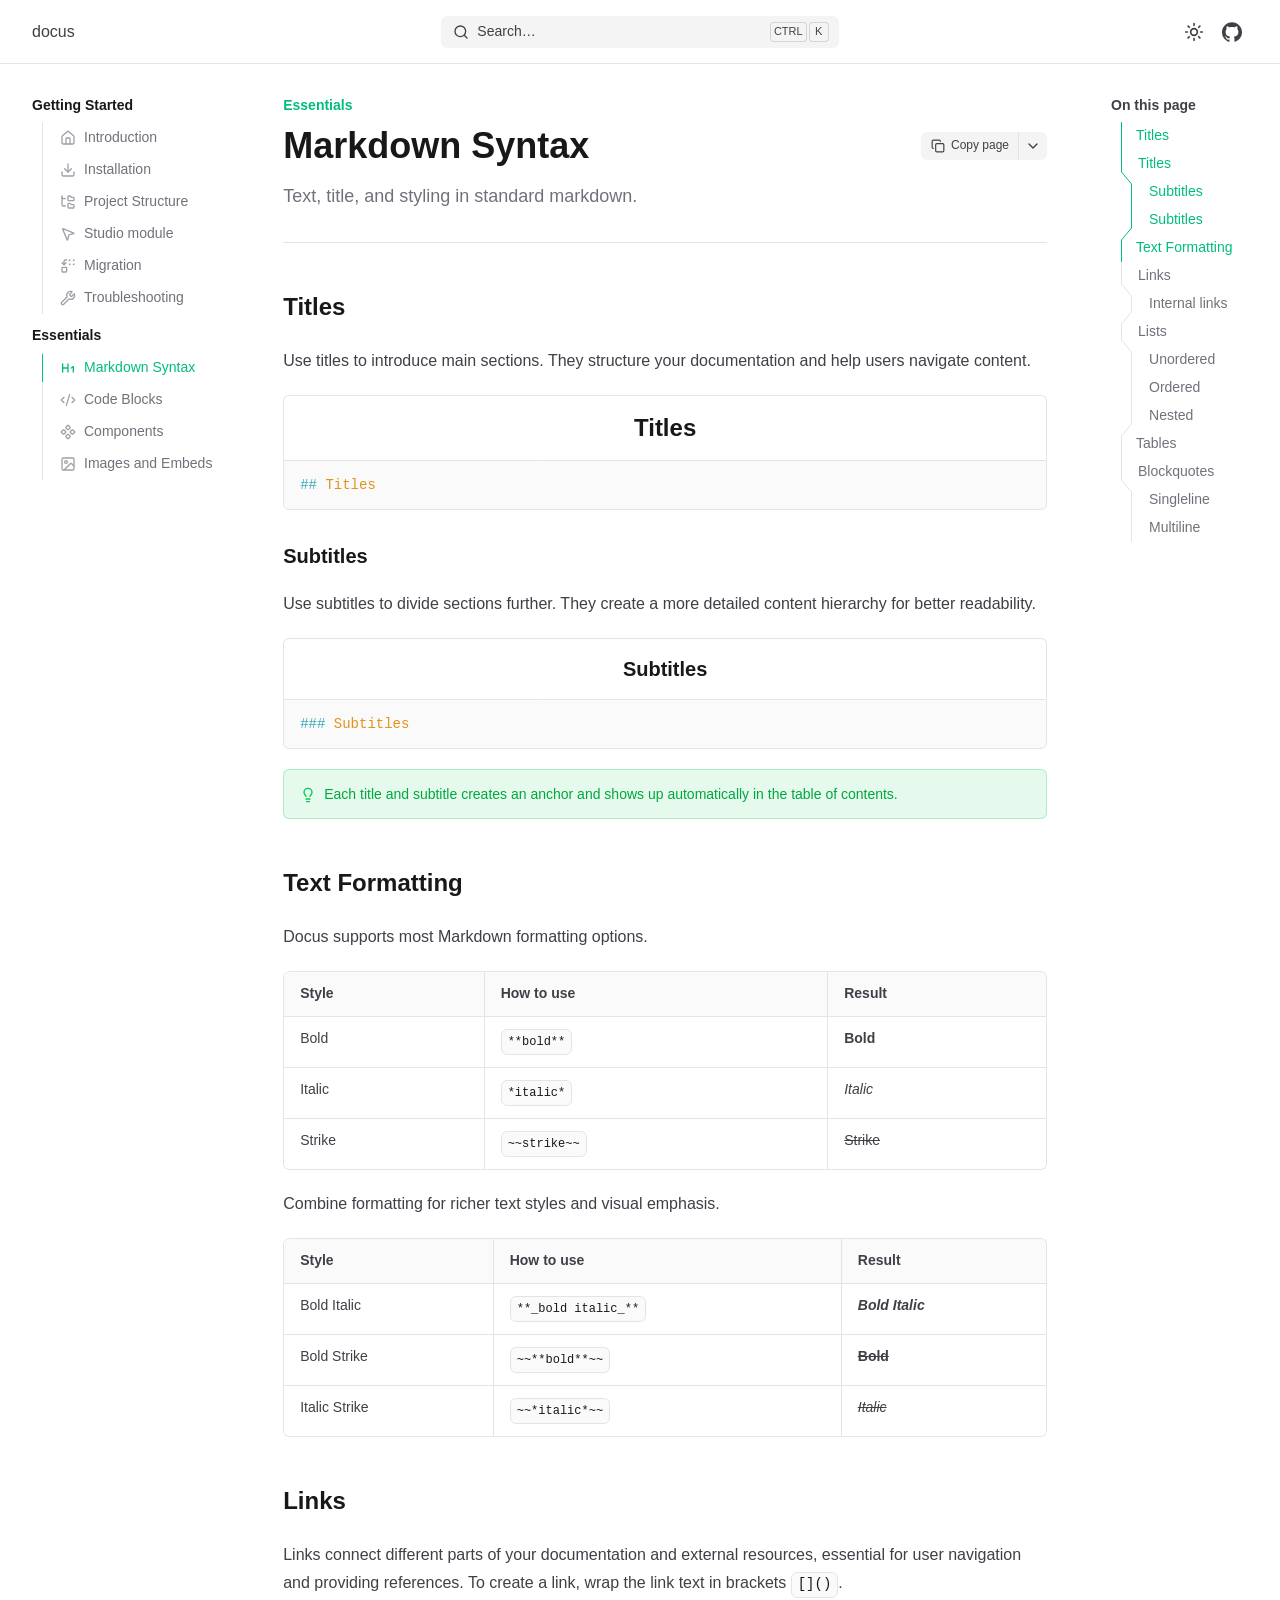
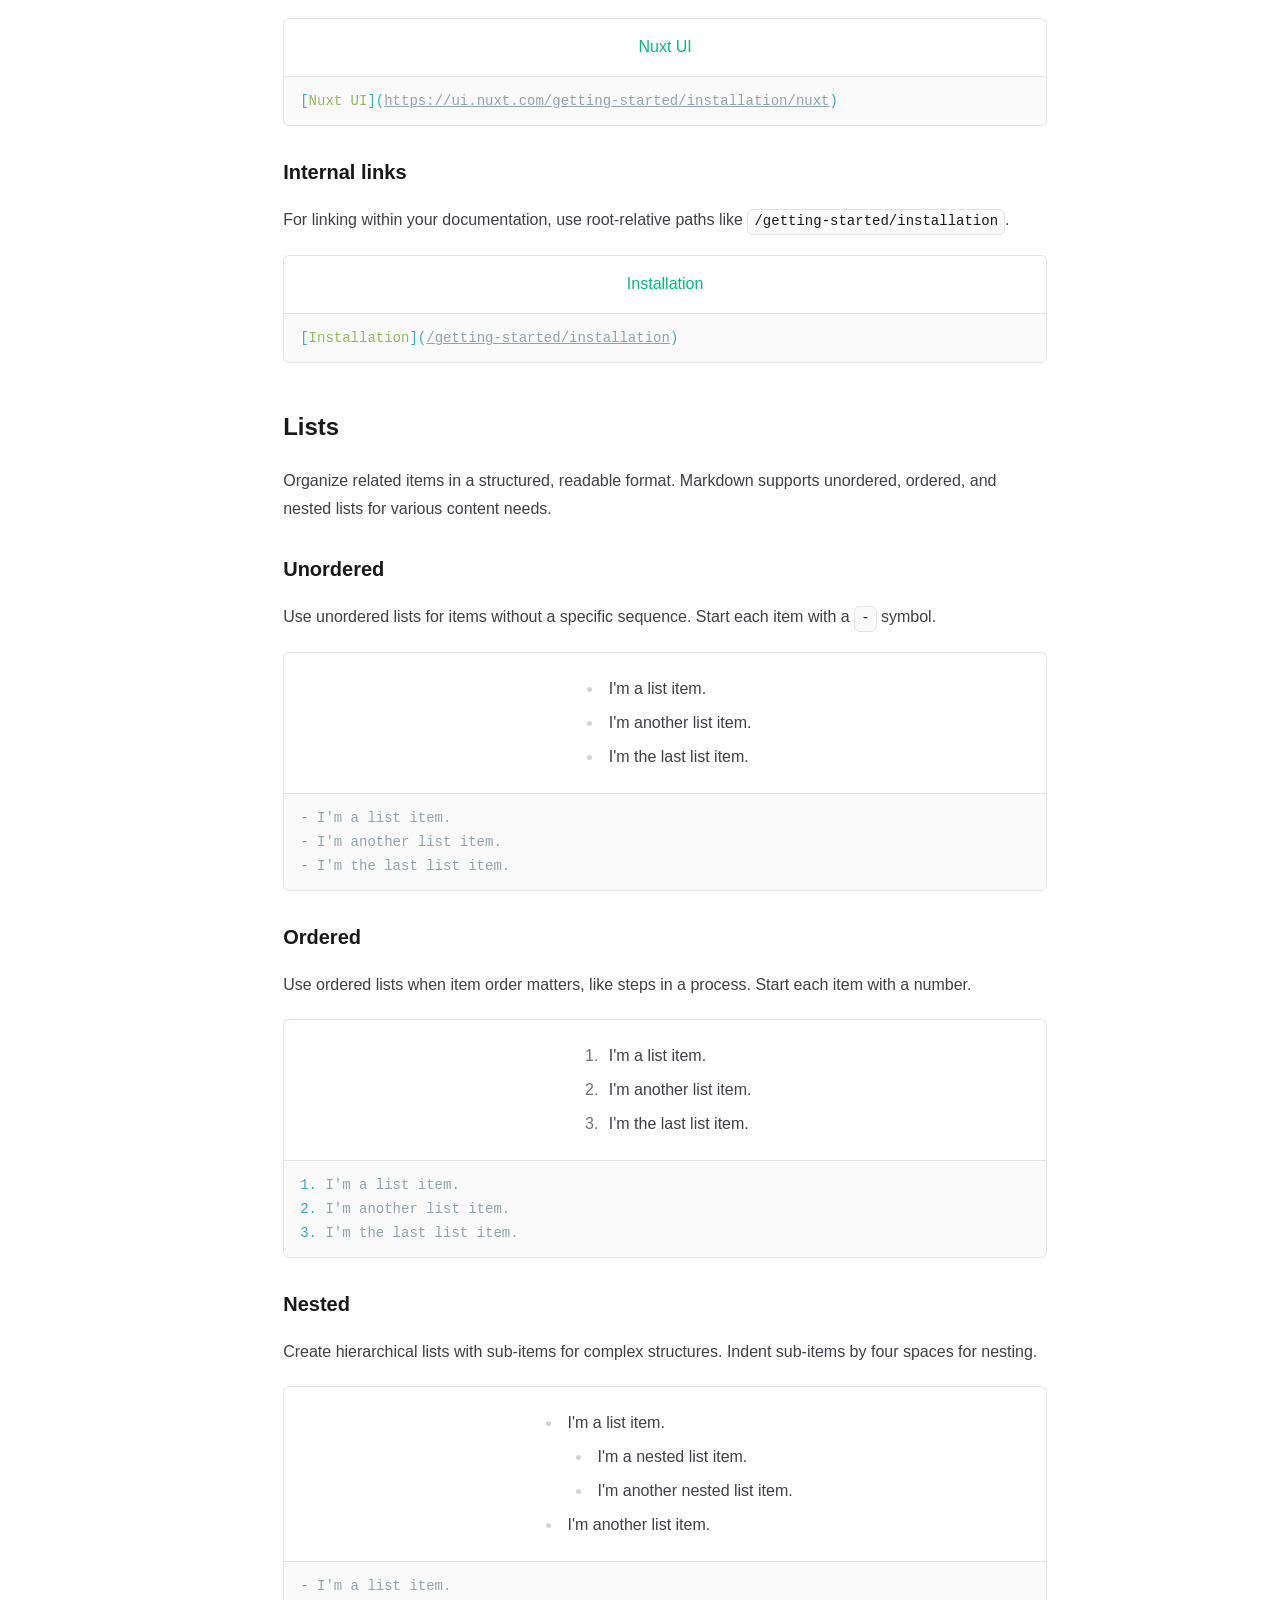
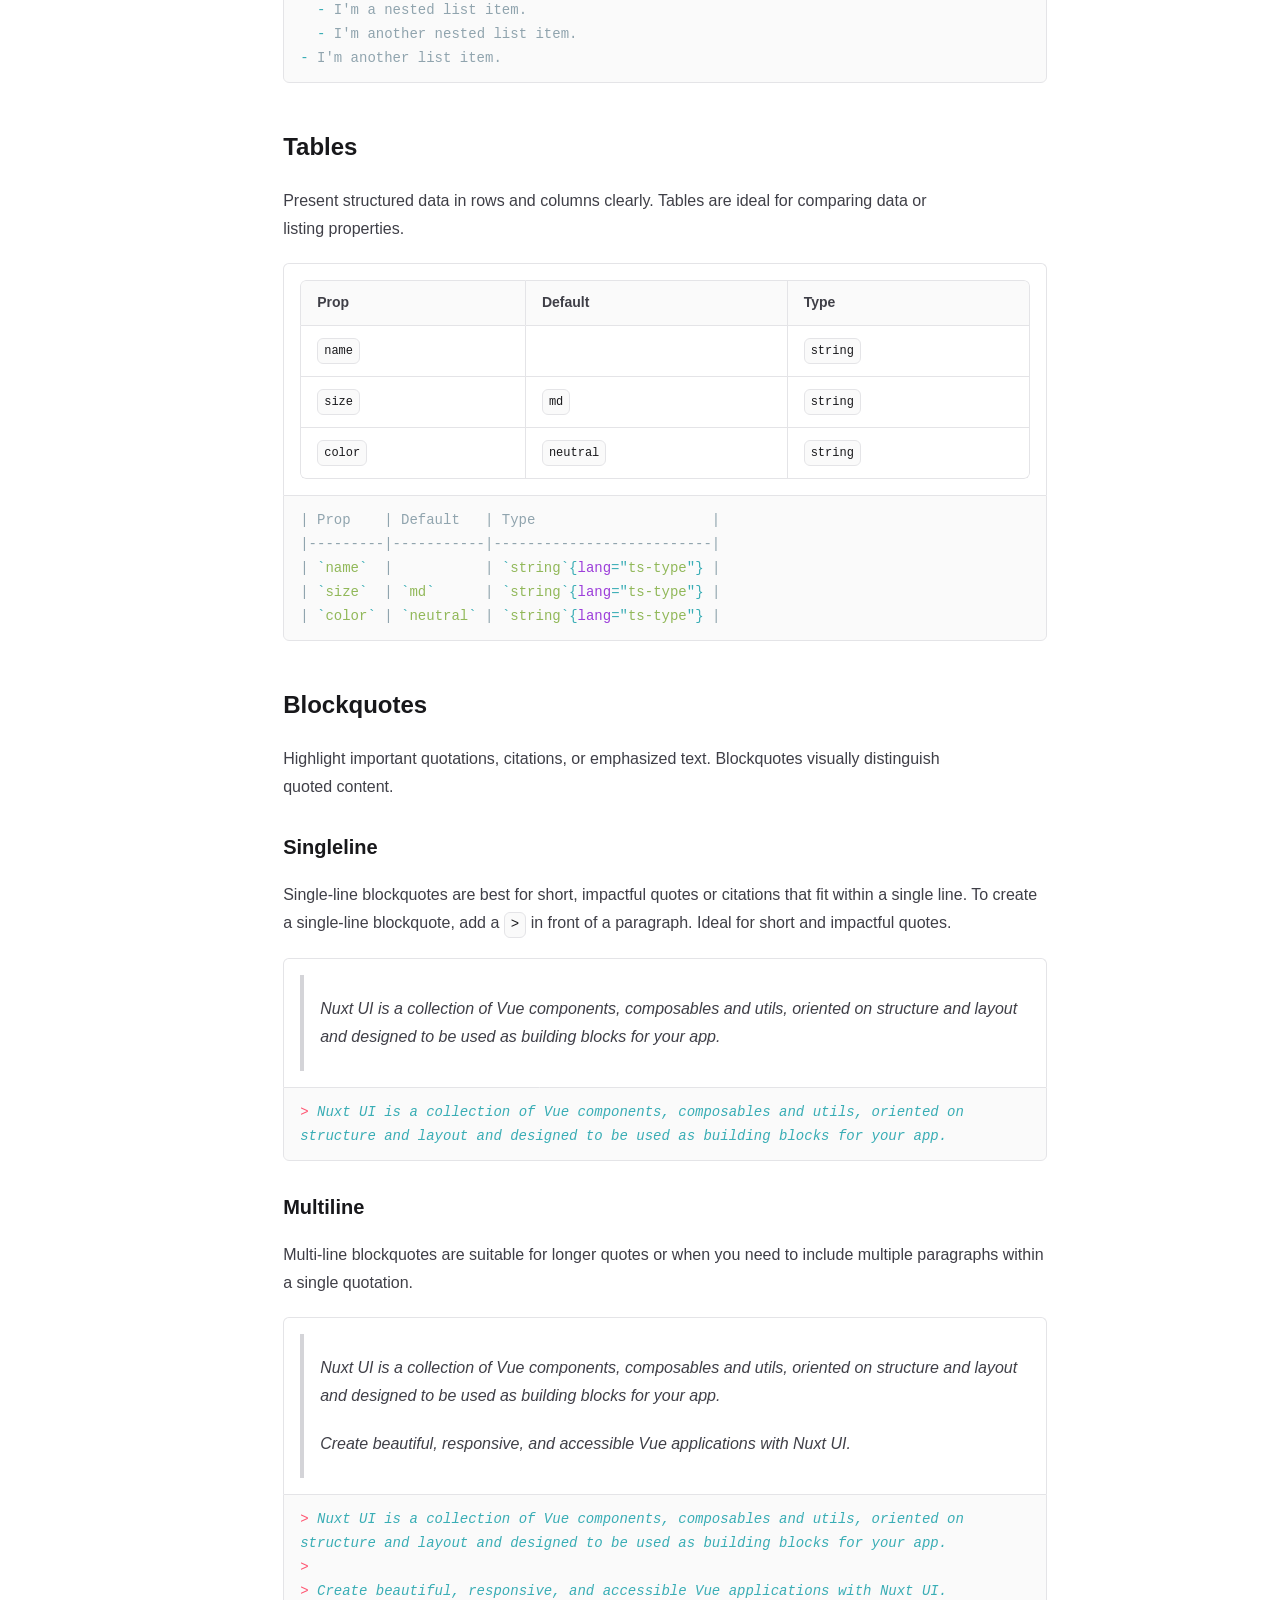
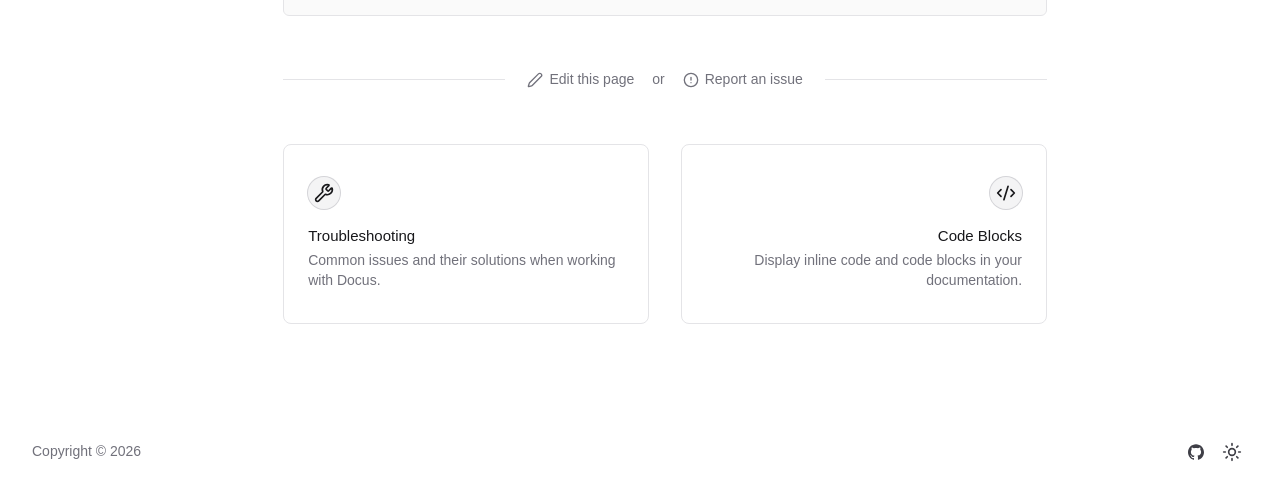
<file: essentials/markdown-syntax.html>
<!DOCTYPE html><html  lang="en" dir="ltr"><head><meta charset="utf-8"><meta name="viewport" content="width=device-width, initial-scale=1"><title>Markdown Syntax - docus</title><script type="importmap">{"imports":{"#entry":"/_nuxt/B9lbzf56.js"}}</script><meta name="twitter:card" content="summary_large_image"><meta name="twitter:image" content="/_og/s/c_Docs,headline_Essentials,title_Markdown+Syntax,description_Text+title+and+styling+in+standard+markdown.,p_Ii9lc3NlbnRpYWxzL21hcmtkb3duLXN5bnRheCI.png"><meta name="twitter:image:src" content="/_og/s/c_Docs,headline_Essentials,title_Markdown+Syntax,description_Text+title+and+styling+in+standard+markdown.,p_Ii9lc3NlbnRpYWxzL21hcmtkb3duLXN5bnRheCI.png"><meta property="og:image" content="/_og/s/c_Docs,headline_Essentials,title_Markdown+Syntax,description_Text+title+and+styling+in+standard+markdown.,p_Ii9lc3NlbnRpYWxzL21hcmtkb3duLXN5bnRheCI.png"><meta property="og:image:type" content="image/png"><meta property="og:image:width" content="1200"><meta name="twitter:image:width" content="1200"><meta property="og:image:height" content="600"><meta name="twitter:image:height" content="600"><style id="nuxt-ui-colors">@layer theme {
  :root, :host {
  --ui-color-primary-50: var(--color-emerald-50, oklch(97.9% 0.021 166.113));
  --ui-color-primary-100: var(--color-emerald-100, oklch(95% 0.052 163.051));
  --ui-color-primary-200: var(--color-emerald-200, oklch(90.5% 0.093 164.15));
  --ui-color-primary-300: var(--color-emerald-300, oklch(84.5% 0.143 164.978));
  --ui-color-primary-400: var(--color-emerald-400, oklch(76.5% 0.177 163.223));
  --ui-color-primary-500: var(--color-emerald-500, oklch(69.6% 0.17 162.48));
  --ui-color-primary-600: var(--color-emerald-600, oklch(59.6% 0.145 163.225));
  --ui-color-primary-700: var(--color-emerald-700, oklch(50.8% 0.118 165.612));
  --ui-color-primary-800: var(--color-emerald-800, oklch(43.2% 0.095 166.913));
  --ui-color-primary-900: var(--color-emerald-900, oklch(37.8% 0.077 168.94));
  --ui-color-primary-950: var(--color-emerald-950, oklch(26.2% 0.051 172.552));
  --ui-color-secondary-50: var(--color-blue-50, oklch(97% 0.014 254.604));
  --ui-color-secondary-100: var(--color-blue-100, oklch(93.2% 0.032 255.585));
  --ui-color-secondary-200: var(--color-blue-200, oklch(88.2% 0.059 254.128));
  --ui-color-secondary-300: var(--color-blue-300, oklch(80.9% 0.105 251.813));
  --ui-color-secondary-400: var(--color-blue-400, oklch(70.7% 0.165 254.624));
  --ui-color-secondary-500: var(--color-blue-500, oklch(62.3% 0.214 259.815));
  --ui-color-secondary-600: var(--color-blue-600, oklch(54.6% 0.245 262.881));
  --ui-color-secondary-700: var(--color-blue-700, oklch(48.8% 0.243 264.376));
  --ui-color-secondary-800: var(--color-blue-800, oklch(42.4% 0.199 265.638));
  --ui-color-secondary-900: var(--color-blue-900, oklch(37.9% 0.146 265.522));
  --ui-color-secondary-950: var(--color-blue-950, oklch(28.2% 0.091 267.935));
  --ui-color-success-50: var(--color-green-50, oklch(98.2% 0.018 155.826));
  --ui-color-success-100: var(--color-green-100, oklch(96.2% 0.044 156.743));
  --ui-color-success-200: var(--color-green-200, oklch(92.5% 0.084 155.995));
  --ui-color-success-300: var(--color-green-300, oklch(87.1% 0.15 154.449));
  --ui-color-success-400: var(--color-green-400, oklch(79.2% 0.209 151.711));
  --ui-color-success-500: var(--color-green-500, oklch(72.3% 0.219 149.579));
  --ui-color-success-600: var(--color-green-600, oklch(62.7% 0.194 149.214));
  --ui-color-success-700: var(--color-green-700, oklch(52.7% 0.154 150.069));
  --ui-color-success-800: var(--color-green-800, oklch(44.8% 0.119 151.328));
  --ui-color-success-900: var(--color-green-900, oklch(39.3% 0.095 152.535));
  --ui-color-success-950: var(--color-green-950, oklch(26.6% 0.065 152.934));
  --ui-color-info-50: var(--color-blue-50, oklch(97% 0.014 254.604));
  --ui-color-info-100: var(--color-blue-100, oklch(93.2% 0.032 255.585));
  --ui-color-info-200: var(--color-blue-200, oklch(88.2% 0.059 254.128));
  --ui-color-info-300: var(--color-blue-300, oklch(80.9% 0.105 251.813));
  --ui-color-info-400: var(--color-blue-400, oklch(70.7% 0.165 254.624));
  --ui-color-info-500: var(--color-blue-500, oklch(62.3% 0.214 259.815));
  --ui-color-info-600: var(--color-blue-600, oklch(54.6% 0.245 262.881));
  --ui-color-info-700: var(--color-blue-700, oklch(48.8% 0.243 264.376));
  --ui-color-info-800: var(--color-blue-800, oklch(42.4% 0.199 265.638));
  --ui-color-info-900: var(--color-blue-900, oklch(37.9% 0.146 265.522));
  --ui-color-info-950: var(--color-blue-950, oklch(28.2% 0.091 267.935));
  --ui-color-warning-50: var(--color-yellow-50, oklch(98.7% 0.026 102.212));
  --ui-color-warning-100: var(--color-yellow-100, oklch(97.3% 0.071 103.193));
  --ui-color-warning-200: var(--color-yellow-200, oklch(94.5% 0.129 101.54));
  --ui-color-warning-300: var(--color-yellow-300, oklch(90.5% 0.182 98.111));
  --ui-color-warning-400: var(--color-yellow-400, oklch(85.2% 0.199 91.936));
  --ui-color-warning-500: var(--color-yellow-500, oklch(79.5% 0.184 86.047));
  --ui-color-warning-600: var(--color-yellow-600, oklch(68.1% 0.162 75.834));
  --ui-color-warning-700: var(--color-yellow-700, oklch(55.4% 0.135 66.442));
  --ui-color-warning-800: var(--color-yellow-800, oklch(47.6% 0.114 61.907));
  --ui-color-warning-900: var(--color-yellow-900, oklch(42.1% 0.095 57.708));
  --ui-color-warning-950: var(--color-yellow-950, oklch(28.6% 0.066 53.813));
  --ui-color-error-50: var(--color-red-50, oklch(97.1% 0.013 17.38));
  --ui-color-error-100: var(--color-red-100, oklch(93.6% 0.032 17.717));
  --ui-color-error-200: var(--color-red-200, oklch(88.5% 0.062 18.334));
  --ui-color-error-300: var(--color-red-300, oklch(80.8% 0.114 19.571));
  --ui-color-error-400: var(--color-red-400, oklch(70.4% 0.191 22.216));
  --ui-color-error-500: var(--color-red-500, oklch(63.7% 0.237 25.331));
  --ui-color-error-600: var(--color-red-600, oklch(57.7% 0.245 27.325));
  --ui-color-error-700: var(--color-red-700, oklch(50.5% 0.213 27.518));
  --ui-color-error-800: var(--color-red-800, oklch(44.4% 0.177 26.899));
  --ui-color-error-900: var(--color-red-900, oklch(39.6% 0.141 25.723));
  --ui-color-error-950: var(--color-red-950, oklch(25.8% 0.092 26.042));
  --ui-color-neutral-50: var(--color-zinc-50, oklch(98.5% 0 none));
  --ui-color-neutral-100: var(--color-zinc-100, oklch(96.7% 0.001 286.375));
  --ui-color-neutral-200: var(--color-zinc-200, oklch(92% 0.004 286.32));
  --ui-color-neutral-300: var(--color-zinc-300, oklch(87.1% 0.006 286.286));
  --ui-color-neutral-400: var(--color-zinc-400, oklch(70.5% 0.015 286.067));
  --ui-color-neutral-500: var(--color-zinc-500, oklch(55.2% 0.016 285.938));
  --ui-color-neutral-600: var(--color-zinc-600, oklch(44.2% 0.017 285.786));
  --ui-color-neutral-700: var(--color-zinc-700, oklch(37% 0.013 285.805));
  --ui-color-neutral-800: var(--color-zinc-800, oklch(27.4% 0.006 286.033));
  --ui-color-neutral-900: var(--color-zinc-900, oklch(21% 0.006 285.885));
  --ui-color-neutral-950: var(--color-zinc-950, oklch(14.1% 0.005 285.823));
  }
  :root, :host, .light {
  --ui-primary: var(--ui-color-primary-500);
  --ui-secondary: var(--ui-color-secondary-500);
  --ui-success: var(--ui-color-success-500);
  --ui-info: var(--ui-color-info-500);
  --ui-warning: var(--ui-color-warning-500);
  --ui-error: var(--ui-color-error-500);
  }
  .dark {
  --ui-primary: var(--ui-color-primary-400);
  --ui-secondary: var(--ui-color-secondary-400);
  --ui-success: var(--ui-color-success-400);
  --ui-info: var(--ui-color-info-400);
  --ui-warning: var(--ui-color-warning-400);
  --ui-error: var(--ui-color-error-400);
  }
}</style><style>@media (width>=1024px){.docus-sub-header{--ui-header-height:112px}}</style><link rel="stylesheet" href="/_nuxt/entry.h21NOjNv.css" crossorigin><style>@layer base {:where(.i-lucide\:alert-circle){display:inline-block;width:1em;height:1em;background-color:currentColor;-webkit-mask-image:var(--svg);mask-image:var(--svg);-webkit-mask-repeat:no-repeat;mask-repeat:no-repeat;-webkit-mask-size:100% 100%;mask-size:100% 100%;--svg:url("data:image/svg+xml,%3Csvg xmlns='http://www.w3.org/2000/svg' viewBox='0 0 24 24' width='24' height='24'%3E%3Cg fill='none' stroke='black' stroke-linecap='round' stroke-linejoin='round' stroke-width='2'%3E%3Ccircle cx='12' cy='12' r='10'/%3E%3Cpath d='M12 8v4m0 4h.01'/%3E%3C/g%3E%3C/svg%3E")}:where(.i-lucide\:chevron-down){display:inline-block;width:1em;height:1em;background-color:currentColor;-webkit-mask-image:var(--svg);mask-image:var(--svg);-webkit-mask-repeat:no-repeat;mask-repeat:no-repeat;-webkit-mask-size:100% 100%;mask-size:100% 100%;--svg:url("data:image/svg+xml,%3Csvg xmlns='http://www.w3.org/2000/svg' viewBox='0 0 24 24' width='24' height='24'%3E%3Cpath fill='none' stroke='black' stroke-linecap='round' stroke-linejoin='round' stroke-width='2' d='m6 9l6 6l6-6'/%3E%3C/svg%3E")}:where(.i-lucide\:code-xml){display:inline-block;width:1em;height:1em;background-color:currentColor;-webkit-mask-image:var(--svg);mask-image:var(--svg);-webkit-mask-repeat:no-repeat;mask-repeat:no-repeat;-webkit-mask-size:100% 100%;mask-size:100% 100%;--svg:url("data:image/svg+xml,%3Csvg xmlns='http://www.w3.org/2000/svg' viewBox='0 0 24 24' width='24' height='24'%3E%3Cpath fill='none' stroke='black' stroke-linecap='round' stroke-linejoin='round' stroke-width='2' d='m18 16l4-4l-4-4M6 8l-4 4l4 4m8.5-12l-5 16'/%3E%3C/svg%3E")}:where(.i-lucide\:component){display:inline-block;width:1em;height:1em;background-color:currentColor;-webkit-mask-image:var(--svg);mask-image:var(--svg);-webkit-mask-repeat:no-repeat;mask-repeat:no-repeat;-webkit-mask-size:100% 100%;mask-size:100% 100%;--svg:url("data:image/svg+xml,%3Csvg xmlns='http://www.w3.org/2000/svg' viewBox='0 0 24 24' width='24' height='24'%3E%3Cpath fill='none' stroke='black' stroke-linecap='round' stroke-linejoin='round' stroke-width='2' d='M15.536 11.293a1 1 0 0 0 0 1.414l2.376 2.377a1 1 0 0 0 1.414 0l2.377-2.377a1 1 0 0 0 0-1.414l-2.377-2.377a1 1 0 0 0-1.414 0zm-13.239 0a1 1 0 0 0 0 1.414l2.377 2.377a1 1 0 0 0 1.414 0l2.377-2.377a1 1 0 0 0 0-1.414L6.088 8.916a1 1 0 0 0-1.414 0zm6.619 6.619a1 1 0 0 0 0 1.415l2.377 2.376a1 1 0 0 0 1.414 0l2.377-2.376a1 1 0 0 0 0-1.415l-2.377-2.376a1 1 0 0 0-1.414 0zm0-13.238a1 1 0 0 0 0 1.414l2.377 2.376a1 1 0 0 0 1.414 0l2.377-2.376a1 1 0 0 0 0-1.414l-2.377-2.377a1 1 0 0 0-1.414 0z'/%3E%3C/svg%3E")}:where(.i-lucide\:copy){display:inline-block;width:1em;height:1em;background-color:currentColor;-webkit-mask-image:var(--svg);mask-image:var(--svg);-webkit-mask-repeat:no-repeat;mask-repeat:no-repeat;-webkit-mask-size:100% 100%;mask-size:100% 100%;--svg:url("data:image/svg+xml,%3Csvg xmlns='http://www.w3.org/2000/svg' viewBox='0 0 24 24' width='24' height='24'%3E%3Cg fill='none' stroke='black' stroke-linecap='round' stroke-linejoin='round' stroke-width='2'%3E%3Crect width='14' height='14' x='8' y='8' rx='2' ry='2'/%3E%3Cpath d='M4 16c-1.1 0-2-.9-2-2V4c0-1.1.9-2 2-2h10c1.1 0 2 .9 2 2'/%3E%3C/g%3E%3C/svg%3E")}:where(.i-lucide\:download){display:inline-block;width:1em;height:1em;background-color:currentColor;-webkit-mask-image:var(--svg);mask-image:var(--svg);-webkit-mask-repeat:no-repeat;mask-repeat:no-repeat;-webkit-mask-size:100% 100%;mask-size:100% 100%;--svg:url("data:image/svg+xml,%3Csvg xmlns='http://www.w3.org/2000/svg' viewBox='0 0 24 24' width='24' height='24'%3E%3Cg fill='none' stroke='black' stroke-linecap='round' stroke-linejoin='round' stroke-width='2'%3E%3Cpath d='M12 15V3m9 12v4a2 2 0 0 1-2 2H5a2 2 0 0 1-2-2v-4'/%3E%3Cpath d='m7 10l5 5l5-5'/%3E%3C/g%3E%3C/svg%3E")}:where(.i-lucide\:folder-tree){display:inline-block;width:1em;height:1em;background-color:currentColor;-webkit-mask-image:var(--svg);mask-image:var(--svg);-webkit-mask-repeat:no-repeat;mask-repeat:no-repeat;-webkit-mask-size:100% 100%;mask-size:100% 100%;--svg:url("data:image/svg+xml,%3Csvg xmlns='http://www.w3.org/2000/svg' viewBox='0 0 24 24' width='24' height='24'%3E%3Cg fill='none' stroke='black' stroke-linecap='round' stroke-linejoin='round' stroke-width='2'%3E%3Cpath d='M20 10a1 1 0 0 0 1-1V6a1 1 0 0 0-1-1h-2.5a1 1 0 0 1-.8-.4l-.9-1.2A1 1 0 0 0 15 3h-2a1 1 0 0 0-1 1v5a1 1 0 0 0 1 1Zm0 11a1 1 0 0 0 1-1v-3a1 1 0 0 0-1-1h-2.9a1 1 0 0 1-.88-.55l-.42-.85a1 1 0 0 0-.92-.6H13a1 1 0 0 0-1 1v5a1 1 0 0 0 1 1ZM3 5a2 2 0 0 0 2 2h3'/%3E%3Cpath d='M3 3v13a2 2 0 0 0 2 2h3'/%3E%3C/g%3E%3C/svg%3E")}:where(.i-lucide\:hash){display:inline-block;width:1em;height:1em;background-color:currentColor;-webkit-mask-image:var(--svg);mask-image:var(--svg);-webkit-mask-repeat:no-repeat;mask-repeat:no-repeat;-webkit-mask-size:100% 100%;mask-size:100% 100%;--svg:url("data:image/svg+xml,%3Csvg xmlns='http://www.w3.org/2000/svg' viewBox='0 0 24 24' width='24' height='24'%3E%3Cpath fill='none' stroke='black' stroke-linecap='round' stroke-linejoin='round' stroke-width='2' d='M4 9h16M4 15h16M10 3L8 21m8-18l-2 18'/%3E%3C/svg%3E")}:where(.i-lucide\:heading-1){display:inline-block;width:1em;height:1em;background-color:currentColor;-webkit-mask-image:var(--svg);mask-image:var(--svg);-webkit-mask-repeat:no-repeat;mask-repeat:no-repeat;-webkit-mask-size:100% 100%;mask-size:100% 100%;--svg:url("data:image/svg+xml,%3Csvg xmlns='http://www.w3.org/2000/svg' viewBox='0 0 24 24' width='24' height='24'%3E%3Cpath fill='none' stroke='black' stroke-linecap='round' stroke-linejoin='round' stroke-width='2' d='M4 12h8m-8 6V6m8 12V6m5 6l3-2v8'/%3E%3C/svg%3E")}:where(.i-lucide\:house){display:inline-block;width:1em;height:1em;background-color:currentColor;-webkit-mask-image:var(--svg);mask-image:var(--svg);-webkit-mask-repeat:no-repeat;mask-repeat:no-repeat;-webkit-mask-size:100% 100%;mask-size:100% 100%;--svg:url("data:image/svg+xml,%3Csvg xmlns='http://www.w3.org/2000/svg' viewBox='0 0 24 24' width='24' height='24'%3E%3Cg fill='none' stroke='black' stroke-linecap='round' stroke-linejoin='round' stroke-width='2'%3E%3Cpath d='M15 21v-8a1 1 0 0 0-1-1h-4a1 1 0 0 0-1 1v8'/%3E%3Cpath d='M3 10a2 2 0 0 1 .709-1.528l7-6a2 2 0 0 1 2.582 0l7 6A2 2 0 0 1 21 10v9a2 2 0 0 1-2 2H5a2 2 0 0 1-2-2z'/%3E%3C/g%3E%3C/svg%3E")}:where(.i-lucide\:image){display:inline-block;width:1em;height:1em;background-color:currentColor;-webkit-mask-image:var(--svg);mask-image:var(--svg);-webkit-mask-repeat:no-repeat;mask-repeat:no-repeat;-webkit-mask-size:100% 100%;mask-size:100% 100%;--svg:url("data:image/svg+xml,%3Csvg xmlns='http://www.w3.org/2000/svg' viewBox='0 0 24 24' width='24' height='24'%3E%3Cg fill='none' stroke='black' stroke-linecap='round' stroke-linejoin='round' stroke-width='2'%3E%3Crect width='18' height='18' x='3' y='3' rx='2' ry='2'/%3E%3Ccircle cx='9' cy='9' r='2'/%3E%3Cpath d='m21 15l-3.086-3.086a2 2 0 0 0-2.828 0L6 21'/%3E%3C/g%3E%3C/svg%3E")}:where(.i-lucide\:lightbulb){display:inline-block;width:1em;height:1em;background-color:currentColor;-webkit-mask-image:var(--svg);mask-image:var(--svg);-webkit-mask-repeat:no-repeat;mask-repeat:no-repeat;-webkit-mask-size:100% 100%;mask-size:100% 100%;--svg:url("data:image/svg+xml,%3Csvg xmlns='http://www.w3.org/2000/svg' viewBox='0 0 24 24' width='24' height='24'%3E%3Cpath fill='none' stroke='black' stroke-linecap='round' stroke-linejoin='round' stroke-width='2' d='M15 14c.2-1 .7-1.7 1.5-2.5c1-.9 1.5-2.2 1.5-3.5A6 6 0 0 0 6 8c0 1 .2 2.2 1.5 3.5c.7.7 1.3 1.5 1.5 2.5m0 4h6m-5 4h4'/%3E%3C/svg%3E")}:where(.i-lucide\:moon){display:inline-block;width:1em;height:1em;background-color:currentColor;-webkit-mask-image:var(--svg);mask-image:var(--svg);-webkit-mask-repeat:no-repeat;mask-repeat:no-repeat;-webkit-mask-size:100% 100%;mask-size:100% 100%;--svg:url("data:image/svg+xml,%3Csvg xmlns='http://www.w3.org/2000/svg' viewBox='0 0 24 24' width='24' height='24'%3E%3Cpath fill='none' stroke='black' stroke-linecap='round' stroke-linejoin='round' stroke-width='2' d='M20.985 12.486a9 9 0 1 1-9.473-9.472c.405-.022.617.46.402.803a6 6 0 0 0 8.268 8.268c.344-.215.825-.004.803.401'/%3E%3C/svg%3E")}:where(.i-lucide\:mouse-pointer-2){display:inline-block;width:1em;height:1em;background-color:currentColor;-webkit-mask-image:var(--svg);mask-image:var(--svg);-webkit-mask-repeat:no-repeat;mask-repeat:no-repeat;-webkit-mask-size:100% 100%;mask-size:100% 100%;--svg:url("data:image/svg+xml,%3Csvg xmlns='http://www.w3.org/2000/svg' viewBox='0 0 24 24' width='24' height='24'%3E%3Cpath fill='none' stroke='black' stroke-linecap='round' stroke-linejoin='round' stroke-width='2' d='M4.037 4.688a.495.495 0 0 1 .651-.651l16 6.5a.5.5 0 0 1-.063.947l-6.124 1.58a2 2 0 0 0-1.438 1.435l-1.579 6.126a.5.5 0 0 1-.947.063z'/%3E%3C/svg%3E")}:where(.i-lucide\:pen){display:inline-block;width:1em;height:1em;background-color:currentColor;-webkit-mask-image:var(--svg);mask-image:var(--svg);-webkit-mask-repeat:no-repeat;mask-repeat:no-repeat;-webkit-mask-size:100% 100%;mask-size:100% 100%;--svg:url("data:image/svg+xml,%3Csvg xmlns='http://www.w3.org/2000/svg' viewBox='0 0 24 24' width='24' height='24'%3E%3Cpath fill='none' stroke='black' stroke-linecap='round' stroke-linejoin='round' stroke-width='2' d='M21.174 6.812a1 1 0 0 0-3.986-3.987L3.842 16.174a2 2 0 0 0-.5.83l-1.321 4.352a.5.5 0 0 0 .623.622l4.353-1.32a2 2 0 0 0 .83-.497z'/%3E%3C/svg%3E")}:where(.i-lucide\:replace){display:inline-block;width:1em;height:1em;background-color:currentColor;-webkit-mask-image:var(--svg);mask-image:var(--svg);-webkit-mask-repeat:no-repeat;mask-repeat:no-repeat;-webkit-mask-size:100% 100%;mask-size:100% 100%;--svg:url("data:image/svg+xml,%3Csvg xmlns='http://www.w3.org/2000/svg' viewBox='0 0 24 24' width='24' height='24'%3E%3Cg fill='none' stroke='black' stroke-linecap='round' stroke-linejoin='round' stroke-width='2'%3E%3Cpath d='M14 4a1 1 0 0 1 1-1m0 7a1 1 0 0 1-1-1m7-5a1 1 0 0 0-1-1m1 6a1 1 0 0 1-1 1M3 7l3 3l3-3'/%3E%3Cpath d='M6 10V5a2 2 0 0 1 2-2h2'/%3E%3Crect width='7' height='7' x='3' y='14' rx='1'/%3E%3C/g%3E%3C/svg%3E")}:where(.i-lucide\:search){display:inline-block;width:1em;height:1em;background-color:currentColor;-webkit-mask-image:var(--svg);mask-image:var(--svg);-webkit-mask-repeat:no-repeat;mask-repeat:no-repeat;-webkit-mask-size:100% 100%;mask-size:100% 100%;--svg:url("data:image/svg+xml,%3Csvg xmlns='http://www.w3.org/2000/svg' viewBox='0 0 24 24' width='24' height='24'%3E%3Cg fill='none' stroke='black' stroke-linecap='round' stroke-linejoin='round' stroke-width='2'%3E%3Cpath d='m21 21l-4.34-4.34'/%3E%3Ccircle cx='11' cy='11' r='8'/%3E%3C/g%3E%3C/svg%3E")}:where(.i-lucide\:sun){display:inline-block;width:1em;height:1em;background-color:currentColor;-webkit-mask-image:var(--svg);mask-image:var(--svg);-webkit-mask-repeat:no-repeat;mask-repeat:no-repeat;-webkit-mask-size:100% 100%;mask-size:100% 100%;--svg:url("data:image/svg+xml,%3Csvg xmlns='http://www.w3.org/2000/svg' viewBox='0 0 24 24' width='24' height='24'%3E%3Cg fill='none' stroke='black' stroke-linecap='round' stroke-linejoin='round' stroke-width='2'%3E%3Ccircle cx='12' cy='12' r='4'/%3E%3Cpath d='M12 2v2m0 16v2M4.93 4.93l1.41 1.41m11.32 11.32l1.41 1.41M2 12h2m16 0h2M6.34 17.66l-1.41 1.41M19.07 4.93l-1.41 1.41'/%3E%3C/g%3E%3C/svg%3E")}:where(.i-lucide\:wrench){display:inline-block;width:1em;height:1em;background-color:currentColor;-webkit-mask-image:var(--svg);mask-image:var(--svg);-webkit-mask-repeat:no-repeat;mask-repeat:no-repeat;-webkit-mask-size:100% 100%;mask-size:100% 100%;--svg:url("data:image/svg+xml,%3Csvg xmlns='http://www.w3.org/2000/svg' viewBox='0 0 24 24' width='24' height='24'%3E%3Cpath fill='none' stroke='black' stroke-linecap='round' stroke-linejoin='round' stroke-width='2' d='M14.7 6.3a1 1 0 0 0 0 1.4l1.6 1.6a1 1 0 0 0 1.4 0l3.106-3.105c.32-.322.863-.22.983.218a6 6 0 0 1-8.259 7.057l-7.91 7.91a1 1 0 0 1-2.999-3l7.91-7.91a6 6 0 0 1 7.057-8.259c.438.12.54.662.219.984z'/%3E%3C/svg%3E")}:where(.i-simple-icons\:github){display:inline-block;width:1em;height:1em;background-color:currentColor;-webkit-mask-image:var(--svg);mask-image:var(--svg);-webkit-mask-repeat:no-repeat;mask-repeat:no-repeat;-webkit-mask-size:100% 100%;mask-size:100% 100%;--svg:url("data:image/svg+xml,%3Csvg xmlns='http://www.w3.org/2000/svg' viewBox='0 0 24 24' width='24' height='24'%3E%3Cpath fill='black' d='M12 .297c-6.63 0-12 5.373-12 12c0 5.303 3.438 9.8 8.205 11.385c.6.113.82-.258.82-.577c0-.285-.01-1.04-.015-2.04c-3.338.724-4.042-1.61-4.042-1.61C4.422 18.07 3.633 17.7 3.633 17.7c-1.087-.744.084-.729.084-.729c1.205.084 1.838 1.236 1.838 1.236c1.07 1.835 2.809 1.305 3.495.998c.108-.776.417-1.305.76-1.605c-2.665-.3-5.466-1.332-5.466-5.93c0-1.31.465-2.38 1.235-3.22c-.135-.303-.54-1.523.105-3.176c0 0 1.005-.322 3.3 1.23c.96-.267 1.98-.399 3-.405c1.02.006 2.04.138 3 .405c2.28-1.552 3.285-1.23 3.285-1.23c.645 1.653.24 2.873.12 3.176c.765.84 1.23 1.91 1.23 3.22c0 4.61-2.805 5.625-5.475 5.92c.42.36.81 1.096.81 2.22c0 1.606-.015 2.896-.015 3.286c0 .315.21.69.825.57C20.565 22.092 24 17.592 24 12.297c0-6.627-5.373-12-12-12'/%3E%3C/svg%3E")}}</style><link rel="preload" as="fetch" crossorigin="anonymous" href="/essentials/markdown-syntax/_payload.json?_b=277f5c53-0963-49ba-93de-ae0057838db1"><link rel="modulepreload" as="script" crossorigin href="/_nuxt/B9lbzf56.js"><link rel="modulepreload" as="script" crossorigin href="/_nuxt/DK3Fl9T5.js"><link rel="modulepreload" as="script" crossorigin href="/_nuxt/BnIqudnE.js"><link rel="modulepreload" as="script" crossorigin href="/_nuxt/B4b-2GOK.js"><link rel="modulepreload" as="script" crossorigin href="/_nuxt/BTaPj8Qm.js"><link rel="modulepreload" as="script" crossorigin href="/_nuxt/UUTXwAs7.js"><link rel="modulepreload" as="script" crossorigin href="/_nuxt/CRca1Lzq.js"><link rel="modulepreload" as="script" crossorigin href="/_nuxt/DMxBbqNJ.js"><link rel="modulepreload" as="script" crossorigin href="/_nuxt/BW3xJdEx.js"><link rel="modulepreload" as="script" crossorigin href="/_nuxt/C6ecPzoI.js"><link rel="modulepreload" as="script" crossorigin href="/_nuxt/DsRkfs10.js"><link rel="modulepreload" as="script" crossorigin href="/_nuxt/BnDTbt6S.js"><link rel="modulepreload" as="script" crossorigin href="/_nuxt/D3sCn5nT.js"><link rel="modulepreload" as="script" crossorigin href="/_nuxt/Da8k-3Zu.js"><link rel="modulepreload" as="script" crossorigin href="/_nuxt/CUsy3pGw.js"><link rel="modulepreload" as="script" crossorigin href="/_nuxt/C5iYBxsE.js"><link rel="modulepreload" as="script" crossorigin href="/_nuxt/IKqwN-GS.js"><link rel="modulepreload" as="script" crossorigin href="/_nuxt/BO2KdNVx.js"><link rel="modulepreload" as="script" crossorigin href="/_nuxt/I7DaeIW5.js"><link rel="modulepreload" as="script" crossorigin href="/_nuxt/D_eZxFIZ.js"><link rel="modulepreload" as="script" crossorigin href="/_nuxt/DR4ogerT.js"><link rel="modulepreload" as="script" crossorigin href="/_nuxt/CiFHdpGV.js"><link rel="modulepreload" as="script" crossorigin href="/_nuxt/kVB535QO.js"><link rel="modulepreload" as="script" crossorigin href="/_nuxt/CJVMGqd_.js"><link rel="modulepreload" as="script" crossorigin href="/_nuxt/DHihWhf5.js"><link rel="modulepreload" as="script" crossorigin href="/_nuxt/PhnYWesM.js"><link rel="modulepreload" as="script" crossorigin href="/_nuxt/COP710bM.js"><link rel="modulepreload" as="script" crossorigin href="/_nuxt/CidfGKpp.js"><link rel="modulepreload" as="script" crossorigin href="/_nuxt/grJEbbkt.js"><link rel="modulepreload" as="script" crossorigin href="/_nuxt/D54ViKA5.js"><link rel="modulepreload" as="script" crossorigin href="/_nuxt/CRFiLlpf.js"><link rel="modulepreload" as="script" crossorigin href="/_nuxt/CAJCSsim.js"><link rel="modulepreload" as="script" crossorigin href="/_nuxt/CGxMLbHi.js"><link rel="modulepreload" as="script" crossorigin href="/_nuxt/DjR-vcJQ2.js"><link rel="modulepreload" as="script" crossorigin href="/_nuxt/C-TW1jYv.js"><link rel="modulepreload" as="script" crossorigin href="/_nuxt/DwDorq67.js"><link rel="modulepreload" as="script" crossorigin href="/_nuxt/Bk3ItCRu2.js"><link rel="modulepreload" as="script" crossorigin href="/_nuxt/BWWpDF4H2.js"><link rel="modulepreload" as="script" crossorigin href="/_nuxt/CGpJs-Wj2.js"><link rel="modulepreload" as="script" crossorigin href="/_nuxt/gtiopLMl2.js"><link rel="modulepreload" as="script" crossorigin href="/_nuxt/C83kraeH2.js"><link rel="modulepreload" as="script" crossorigin href="/_nuxt/B50arVJP2.js"><link rel="modulepreload" as="script" crossorigin href="/_nuxt/Bh7ZZu1o2.js"><link rel="modulepreload" as="script" crossorigin href="/_nuxt/C2ph9efA2.js"><link rel="modulepreload" as="script" crossorigin href="/_nuxt/BQfQ2Yay2.js"><link rel="modulepreload" as="script" crossorigin href="/_nuxt/DCR0FqCk2.js"><link rel="modulepreload" as="script" crossorigin href="/_nuxt/CMqGsRFn2.js"><link rel="modulepreload" as="script" crossorigin href="/_nuxt/BDNMzG2s2.js"><link rel="modulepreload" as="script" crossorigin href="/_nuxt/ClhgfGV92.js"><link rel="modulepreload" as="script" crossorigin href="/_nuxt/FVGV5NHN2.js"><link rel="modulepreload" as="script" crossorigin href="/_nuxt/bPd01KOl2.js"><link rel="modulepreload" as="script" crossorigin href="/_nuxt/CM6e0Upa2.js"><link rel="modulepreload" as="script" crossorigin href="/_nuxt/DVsNApLL2.js"><link rel="modulepreload" as="script" crossorigin href="/_nuxt/BLxNoijs2.js"><link rel="modulepreload" as="script" crossorigin href="/_nuxt/C1bRDCMr2.js"><link rel="modulepreload" as="script" crossorigin href="/_nuxt/CO8iwSFC2.js"><link rel="modulepreload" as="script" crossorigin href="/_nuxt/CevO9L6z2.js"><link rel="modulepreload" as="script" crossorigin href="/_nuxt/BbzTVBes2.js"><link rel="modulepreload" as="script" crossorigin href="/_nuxt/DOVquImQ.js"><link rel="modulepreload" as="script" crossorigin href="/_nuxt/BLc_3imB.js"><link rel="modulepreload" as="script" crossorigin href="/_nuxt/BuAkcpTI.js"><link rel="modulepreload" as="script" crossorigin href="/_nuxt/CflolGbi.js"><link rel="modulepreload" as="script" crossorigin href="/_nuxt/C-RdVHgS.js"><link rel="modulepreload" as="script" crossorigin href="/_nuxt/DMIdmQUX.js"><link rel="modulepreload" as="script" crossorigin href="/_nuxt/Tc6JwX7g.js"><link rel="modulepreload" as="script" crossorigin href="/_nuxt/B-63IvuG2.js"><link rel="modulepreload" as="script" crossorigin href="/_nuxt/C_NA3Yh4.js"><link rel="modulepreload" as="script" crossorigin href="/_nuxt/ePcAgAFJ.js"><link rel="modulepreload" as="script" crossorigin href="/_nuxt/1F301DOd.js"><link rel="modulepreload" as="script" crossorigin href="/_nuxt/QNFaTNoJ2.js"><link rel="modulepreload" as="script" crossorigin href="/_nuxt/DdZi51LD2.js"><link rel="modulepreload" as="script" crossorigin href="/_nuxt/D8YCUH_42.js"><link rel="modulepreload" as="script" crossorigin href="/_nuxt/Twve2Cd22.js"><link rel="modulepreload" as="script" crossorigin href="/_nuxt/DEowGvVR2.js"><link rel="modulepreload" as="script" crossorigin href="/_nuxt/DgvddNDn.js"><link rel="modulepreload" as="script" crossorigin href="/_nuxt/CE1yRbsa.js"><link rel="modulepreload" as="script" crossorigin href="/_nuxt/CGD3XOsh.js"><link rel="modulepreload" as="script" crossorigin href="/_nuxt/CivEkGqN2.js"><link rel="modulepreload" as="script" crossorigin href="/_nuxt/DsXvk_li2.js"><link rel="modulepreload" as="script" crossorigin href="/_nuxt/D5yYlM_u.js"><link rel="modulepreload" as="script" crossorigin href="/_nuxt/CUuB5qRK.js"><link rel="modulepreload" as="script" crossorigin href="/_nuxt/u-g0TClP.js"><script type="module" src="/_nuxt/B9lbzf56.js" crossorigin></script><link rel="prefetch" as="script" crossorigin href="/_nuxt/B_wdeZ1l2.js"><link rel="prefetch" as="script" crossorigin href="/_nuxt/nV74OeWa2.js"><link rel="prefetch" as="script" crossorigin href="/_nuxt/CgYt7o082.js"><link rel="prefetch" as="script" crossorigin href="/_nuxt/D3ZPyNEe2.js"><link rel="prefetch" as="script" crossorigin href="/_nuxt/BcFuUm6Z2.js"><link rel="prefetch" as="script" crossorigin href="/_nuxt/ANU92Hpt2.js"><link rel="prefetch" as="script" crossorigin href="/_nuxt/DzjTih-Z2.js"><link rel="prefetch" as="script" crossorigin href="/_nuxt/Bi34hmG82.js"><link rel="prefetch" as="script" crossorigin href="/_nuxt/DpM_S53U.js"><link rel="prefetch" as="script" crossorigin href="/_nuxt/DDZGrv7b.js"><link rel="prefetch" as="script" crossorigin href="/_nuxt/D5oQE1W8.js"><link rel="prefetch" as="script" crossorigin href="/_nuxt/BL82z0NS.js"><link rel="prefetch" as="script" crossorigin href="/_nuxt/DCoT7Sr_.js"><link rel="prefetch" as="script" crossorigin href="/_nuxt/DsSJFHi1.js"><link rel="prefetch" as="script" crossorigin href="/_nuxt/BsCyfkOX.js"><link rel="prefetch" as="script" crossorigin href="/_nuxt/G7s8ce7w.js"><link rel="prefetch" as="script" crossorigin href="/_nuxt/CLzTP2hO.js"><link rel="prefetch" as="script" crossorigin href="/_nuxt/BdFNi9_3.js"><link rel="prefetch" as="script" crossorigin href="/_nuxt/FGbEr4QG.js"><link rel="prefetch" as="script" crossorigin href="/_nuxt/DWs7fwl1.js"><link rel="prefetch" as="script" crossorigin href="/_nuxt/YJTUDbN7.js"><link rel="prefetch" as="script" crossorigin href="/_nuxt/DpRbRZbp.js"><link rel="prefetch" as="script" crossorigin href="/_nuxt/BcPTWBJS.js"><link rel="prefetch" as="script" crossorigin href="/_nuxt/Dg8IvygW.js"><link rel="prefetch" as="script" crossorigin href="/_nuxt/MNa6wb5p.js"><link rel="prefetch" as="script" crossorigin href="/_nuxt/Hvvb1luy.js"><link rel="prefetch" as="script" crossorigin href="/_nuxt/E1ZWY1j0.js"><link rel="prefetch" as="script" crossorigin href="/_nuxt/BIXjyMP2.js"><link rel="prefetch" as="script" crossorigin href="/_nuxt/CYf65hwX.js"><link rel="prefetch" as="script" crossorigin href="/_nuxt/Bwtok_F2.js"><link rel="prefetch" as="script" crossorigin href="/_nuxt/CdlkpNBg.js"><link rel="prefetch" as="script" crossorigin href="/_nuxt/CjEmpn_d.js"><link rel="prefetch" as="script" crossorigin href="/_nuxt/BW0KjuTv.js"><link rel="prefetch" as="script" crossorigin href="/_nuxt/DQhlUnmr.js"><link rel="prefetch" as="script" crossorigin href="/_nuxt/DsUZJkND.js"><link rel="prefetch" as="script" crossorigin href="/_nuxt/BK_zEO52.js"><link rel="prefetch" as="script" crossorigin href="/_nuxt/CxYsbiu6.js"><link rel="prefetch" as="script" crossorigin href="/_nuxt/BG_qmu3N.js"><link rel="prefetch" as="script" crossorigin href="/_nuxt/CWKs-dUP.js"><link rel="prefetch" as="script" crossorigin href="/_nuxt/Dp4ddNHL.js"><link rel="prefetch" as="script" crossorigin href="/_nuxt/KxW_jNlC.js"><link rel="prefetch" as="script" crossorigin href="/_nuxt/DL554jMH.js"><link rel="prefetch" as="script" crossorigin href="/_nuxt/DN0uZJg-.js"><link rel="prefetch" as="script" crossorigin href="/_nuxt/CZ5bty282.js"><link rel="prefetch" as="script" crossorigin href="/_nuxt/C-LNslzx.js"><link rel="prefetch" as="script" crossorigin href="/_nuxt/BBBXYRyE2.js"><link rel="prefetch" as="script" crossorigin href="/_nuxt/CNxmqupG2.js"><link rel="prefetch" as="script" crossorigin href="/_nuxt/BUe475kN2.js"><meta name="robots" content="index, follow, max-image-preview:large, max-snippet:-1, max-video-preview:-1"><link rel="icon" href="/favicon.ico"><meta name="description" content="Text, title, and styling in standard markdown."><meta property="og:site_name" content="docus"><meta property="og:title" content="Markdown Syntax"><meta property="og:description" content="Text, title, and styling in standard markdown."><meta property="og:type" content="article"><script>"use strict";(()=>{const o=window,e=document.documentElement,c=["dark","light"],s=getStorageValue("localStorage","nuxt-color-mode")||"system";let r=s==="system"?f():s;const l=e.getAttribute("data-color-mode-forced");l&&(r=l),i(r),o["__NUXT_COLOR_MODE__"]={preference:s,value:r,getColorScheme:f,addColorScheme:i,removeColorScheme:d};function i(t){const a=""+t+"",n="";e.classList?e.classList.add(a):e.className+=" "+a,n&&e.setAttribute("data-"+n,t)}function d(t){const a=""+t+"",n="";e.classList?e.classList.remove(a):e.className=e.className.replace(new RegExp(a,"g"),""),n&&e.removeAttribute("data-"+n)}function u(t){return o.matchMedia("(prefers-color-scheme"+t+")")}function f(){if(o.matchMedia&&u("").media!=="not all"){for(const t of c)if(u(":"+t).matches)return t}return"light"}})();function getStorageValue(o,e){switch(o){case"localStorage":try{return window.localStorage.getItem(e)}catch{return null}case"sessionStorage":try{return window.sessionStorage.getItem(e)}catch{return null}case"cookie":try{return getCookie(e)}catch{return null}default:return null}}function getCookie(o){const c=("; "+window.document.cookie).split("; "+o+"=");if(c.length===2){const s=c.pop();return s?s.split(";").shift():null}}</script></head><body><div id="__nuxt" class="isolate"><!--[--><!--[--><!--[--><!--[--><!--[--><div class="nuxt-loading-indicator" style="position:fixed;top:0;right:0;left:0;pointer-events:none;width:auto;height:3px;opacity:0;background:var(--ui-primary);background-size:0% auto;transform:scaleX(0%);transform-origin:left;transition:transform 0.1s, height 0.4s, opacity 0.4s;z-index:999999;"></div><div class="flex"><div class="flex-1 min-w-0"><!--[--><!----><!----><!----><header data-slot="root" class="bg-default/75 backdrop-blur border-b border-default h-(--ui-header-height) sticky top-0 z-50"><!--[--><!--]--><div class="w-full max-w-(--ui-container) mx-auto px-4 sm:px-6 lg:px-8 flex items-center justify-between gap-3 h-full" data-slot="container"><!--[--><div data-slot="left" class="lg:flex-1 flex items-center gap-1.5"><!----><!--[--><a href="/" class="" aria-label="docus"><span class="h-6 w-auto shrink-0">docus</span></a><!--]--></div><div data-slot="center" class="hidden lg:flex flex-1"><!--[--><!--[--><!----><button type="button" data-slot="base" class="rounded-md font-medium inline-flex items-center disabled:cursor-not-allowed aria-disabled:cursor-not-allowed disabled:opacity-75 aria-disabled:opacity-75 transition-colors px-2.5 py-1.5 text-sm gap-1.5 text-default bg-elevated hover:bg-accented/75 active:bg-accented/75 outline-inverted/25 focus-visible:outline-3 disabled:bg-elevated aria-disabled:bg-elevated w-full"><!--[--><!--[--><span class="iconify i-lucide:search shrink-0 size-4 mx-0.5" aria-hidden="true" style="" data-slot="leadingIcon"></span><!--]--><!--[--><span data-slot="label" class="truncate">Search…</span><!--]--><!--[--><div data-slot="trailing" class="hidden lg:flex items-center gap-0.5 ms-auto"><!--[--><!--[--><kbd class="inline-flex items-center justify-center px-1 rounded-sm font-medium font-sans uppercase h-5 min-w-[20px] text-[11px] ring ring-inset ring-accented text-default bg-elevated"><!--[--> <!--]--></kbd><kbd class="inline-flex items-center justify-center px-1 rounded-sm font-medium font-sans uppercase h-5 min-w-[20px] text-[11px] ring ring-inset ring-accented text-default bg-elevated"><!--[-->k<!--]--></kbd><!--]--><!--]--></div><!--]--><!--]--></button><!--]--><!--]--></div><div data-slot="right" class="flex items-center justify-end lg:flex-1 gap-1.5"><!--[--><div></div><!----><!----><!--[--><!----><button type="button" data-slot="base" aria-label="Search…" class="rounded-md font-medium inline-flex items-center disabled:cursor-not-allowed aria-disabled:cursor-not-allowed disabled:opacity-75 aria-disabled:opacity-75 transition-colors text-sm gap-1.5 text-default hover:bg-elevated active:bg-elevated outline-inverted/25 focus-visible:outline-3 hover:disabled:bg-transparent dark:hover:disabled:bg-transparent hover:aria-disabled:bg-transparent dark:hover:aria-disabled:bg-transparent p-1.5 lg:hidden"><!--[--><!--[--><span class="iconify i-lucide:search shrink-0 size-5" aria-hidden="true" style="" data-slot="leadingIcon"></span><!--]--><!--[--><span data-slot="label" class="truncate hidden">Search…</span><!--]--><!--[--><div data-slot="trailing" class="hidden items-center gap-0.5 ms-auto lg:hidden"><!--[--><!--[--><kbd class="inline-flex items-center justify-center px-1 rounded-sm font-medium font-sans uppercase h-5 min-w-[20px] text-[11px] ring ring-inset ring-accented text-default bg-elevated"><!--[--> <!--]--></kbd><kbd class="inline-flex items-center justify-center px-1 rounded-sm font-medium font-sans uppercase h-5 min-w-[20px] text-[11px] ring ring-inset ring-accented text-default bg-elevated"><!--[-->k<!--]--></kbd><!--]--><!--]--></div><!--]--><!--]--></button><!--]--><!--[--><div class="h-8 w-8 animate-pulse bg-neutral-200 dark:bg-neutral-800 rounded-md"></div><!--]--><!--[--><a href="https://github.com/juerock/docus-juerock" rel="noopener noreferrer" target="_blank" data-slot="base" aria-label="GitHub" class="rounded-md font-medium inline-flex items-center disabled:cursor-not-allowed aria-disabled:cursor-not-allowed disabled:opacity-75 aria-disabled:opacity-75 transition-colors text-sm gap-1.5 text-default hover:bg-elevated active:bg-elevated outline-inverted/25 focus-visible:outline-3 hover:disabled:bg-transparent dark:hover:disabled:bg-transparent hover:aria-disabled:bg-transparent dark:hover:aria-disabled:bg-transparent p-1.5"><!--[--><!--[--><span class="iconify i-simple-icons:github shrink-0 size-5" aria-hidden="true" style="" data-slot="leadingIcon"></span><!--]--><!--[--><!----><!--]--><!--[--><!----><!--]--><!--]--></a><!--]--><!--]--><!--[--><button type="button" data-slot="base" class="rounded-md font-medium inline-flex items-center disabled:cursor-not-allowed aria-disabled:cursor-not-allowed disabled:opacity-75 aria-disabled:opacity-75 transition-colors text-xs gap-1.5 text-default hover:bg-elevated active:bg-elevated outline-inverted/25 focus-visible:outline-3 hover:disabled:bg-transparent dark:hover:disabled:bg-transparent hover:aria-disabled:bg-transparent dark:hover:aria-disabled:bg-transparent p-1.5 -me-1.5 lg:hidden"><!--[--><!--[--><!----><!--]--><!--[--><svg xmlns="http://www.w3.org/2000/svg" class="size-5" viewBox="0 0 24 24" fill="none" stroke="currentColor" stroke-width="2" stroke-linecap="round" stroke-linejoin="round"><line x1="4" y1="6" x2="20" y2="6" class="outline-none"></line><line x1="4" y1="12" x2="20" y2="12" class="outline-none"></line><line x1="4" y1="18" x2="20" y2="18" class="outline-none"></line></svg><!--]--><!--[--><!----><!--]--><!--]--></button><!--]--></div><!--]--></div><!--[--><!--]--></header><!--[--><!----><!----><!--v-if--><!--]--><!--]--><main class="min-h-[calc(100vh-var(--ui-header-height))]"><!--[--><div class="w-full max-w-(--ui-container) mx-auto px-4 sm:px-6 lg:px-8"><!--[--><div data-slot="root" class="flex flex-col lg:grid lg:grid-cols-10 lg:gap-10"><aside data-slot="left" class="hidden overflow-y-auto lg:block lg:max-h-[calc(100vh-var(--ui-header-height))] lg:sticky lg:top-(--ui-header-height) py-8 lg:ps-4 lg:-ms-4 lg:pe-6.5 lg:col-span-2"><div data-slot="container" class="relative"><!----><!--[--><div></div><!--[--><!----><nav data-slot="root"><ul class="isolate -mx-2.5 -mt-1.5"><!--[--><!--[--><!--[--><li data-state="open" data-disabled data-orientation="vertical" data-slot="itemWithChildren" class="flex flex-col data-[state=open]:mb-1.5"><!--[--><!--[--><button type="button" aria-controls aria-expanded="true" data-state="open" data-disabled disabled id="reka-accordion-trigger-v-0-3-0" data-reka-collection-item aria-disabled="true" data-orientation="vertical" class="group relative w-full px-2.5 py-1.5 before:inset-y-px before:inset-x-0 flex items-center gap-1.5 text-sm before:absolute before:z-[-1] before:rounded-md focus:outline-none focus-visible:outline-none focus-visible:before:outline-3 before:outline-primary/25 text-muted font-semibold data-[state=open]:text-highlighted"><!--[--><!--[--><!--[--><!--[--><!----><!--]--><span data-slot="linkTitle" class="truncate"><!--[-->Getting Started<!--]--><!----></span><!----><!--]--><!--]--><!--]--></button><div role="region" aria-labelledby="reka-accordion-trigger-v-0-3-0" data-disabled data-orientation="vertical" style="--reka-accordion-content-width:var(--reka-collapsible-content-width);--reka-accordion-content-height:var(--reka-collapsible-content-height);--reka-collapsible-content-height:0px;--reka-collapsible-content-width:0px;" data-slot="content" class="data-[state=open]:animate-[accordion-down_200ms_ease-out] data-[state=closed]:animate-[accordion-up_200ms_ease-out] data-[state=closed]:overflow-hidden focus:outline-none" id="reka-collapsible-content-v-0-3-1"><!--[--><!--[--><!--[--><!----><ul data-slot="root" class="ms-5 border-s border-default"><!--[--><!--[--><!--[--><li data-slot="item" class="ps-1.5 -ms-px"><a href="/getting-started/introduction" data-slot="link" class="group relative w-full px-2.5 py-1.5 before:inset-y-px before:inset-x-0 flex items-center gap-1.5 text-sm before:absolute before:z-[-1] before:rounded-md focus:outline-none focus-visible:outline-none focus-visible:before:outline-3 before:outline-primary/25 text-muted after:absolute after:-start-1.5 after:inset-y-0.5 after:block after:w-px after:rounded-full after:transition-colors hover:text-highlighted data-[state=open]:text-highlighted transition-colors"><!--[--><!--[--><!--[--><span class="iconify i-lucide:house shrink-0 size-4 mx-0.5 text-dimmed group-hover:text-default group-data-[state=open]:text-default transition-colors" aria-hidden="true" style="" data-slot="linkLeadingIcon"></span><!--]--><span data-slot="linkTitle" class="truncate"><!--[-->Introduction<!--]--><!----></span><!----><!--]--><!--]--></a></li><!--]--><!--[--><li data-slot="item" class="ps-1.5 -ms-px"><a href="/getting-started/installation" data-slot="link" class="group relative w-full px-2.5 py-1.5 before:inset-y-px before:inset-x-0 flex items-center gap-1.5 text-sm before:absolute before:z-[-1] before:rounded-md focus:outline-none focus-visible:outline-none focus-visible:before:outline-3 before:outline-primary/25 text-muted after:absolute after:-start-1.5 after:inset-y-0.5 after:block after:w-px after:rounded-full after:transition-colors hover:text-highlighted data-[state=open]:text-highlighted transition-colors"><!--[--><!--[--><!--[--><span class="iconify i-lucide:download shrink-0 size-4 mx-0.5 text-dimmed group-hover:text-default group-data-[state=open]:text-default transition-colors" aria-hidden="true" style="" data-slot="linkLeadingIcon"></span><!--]--><span data-slot="linkTitle" class="truncate"><!--[-->Installation<!--]--><!----></span><!----><!--]--><!--]--></a></li><!--]--><!--[--><li data-slot="item" class="ps-1.5 -ms-px"><a href="/getting-started/project-structure" data-slot="link" class="group relative w-full px-2.5 py-1.5 before:inset-y-px before:inset-x-0 flex items-center gap-1.5 text-sm before:absolute before:z-[-1] before:rounded-md focus:outline-none focus-visible:outline-none focus-visible:before:outline-3 before:outline-primary/25 text-muted after:absolute after:-start-1.5 after:inset-y-0.5 after:block after:w-px after:rounded-full after:transition-colors hover:text-highlighted data-[state=open]:text-highlighted transition-colors"><!--[--><!--[--><!--[--><span class="iconify i-lucide:folder-tree shrink-0 size-4 mx-0.5 text-dimmed group-hover:text-default group-data-[state=open]:text-default transition-colors" aria-hidden="true" style="" data-slot="linkLeadingIcon"></span><!--]--><span data-slot="linkTitle" class="truncate"><!--[-->Project Structure<!--]--><!----></span><!----><!--]--><!--]--></a></li><!--]--><!--[--><li data-slot="item" class="ps-1.5 -ms-px"><a href="/getting-started/studio" data-slot="link" class="group relative w-full px-2.5 py-1.5 before:inset-y-px before:inset-x-0 flex items-center gap-1.5 text-sm before:absolute before:z-[-1] before:rounded-md focus:outline-none focus-visible:outline-none focus-visible:before:outline-3 before:outline-primary/25 text-muted after:absolute after:-start-1.5 after:inset-y-0.5 after:block after:w-px after:rounded-full after:transition-colors hover:text-highlighted data-[state=open]:text-highlighted transition-colors"><!--[--><!--[--><!--[--><span class="iconify i-lucide:mouse-pointer-2 shrink-0 size-4 mx-0.5 text-dimmed group-hover:text-default group-data-[state=open]:text-default transition-colors" aria-hidden="true" style="" data-slot="linkLeadingIcon"></span><!--]--><span data-slot="linkTitle" class="truncate"><!--[-->Studio module<!--]--><!----></span><!----><!--]--><!--]--></a></li><!--]--><!--[--><li data-slot="item" class="ps-1.5 -ms-px"><a href="/getting-started/migration" data-slot="link" class="group relative w-full px-2.5 py-1.5 before:inset-y-px before:inset-x-0 flex items-center gap-1.5 text-sm before:absolute before:z-[-1] before:rounded-md focus:outline-none focus-visible:outline-none focus-visible:before:outline-3 before:outline-primary/25 text-muted after:absolute after:-start-1.5 after:inset-y-0.5 after:block after:w-px after:rounded-full after:transition-colors hover:text-highlighted data-[state=open]:text-highlighted transition-colors"><!--[--><!--[--><!--[--><span class="iconify i-lucide:replace shrink-0 size-4 mx-0.5 text-dimmed group-hover:text-default group-data-[state=open]:text-default transition-colors" aria-hidden="true" style="" data-slot="linkLeadingIcon"></span><!--]--><span data-slot="linkTitle" class="truncate"><!--[-->Migration<!--]--><!----></span><!----><!--]--><!--]--></a></li><!--]--><!--[--><li data-slot="item" class="ps-1.5 -ms-px"><a href="/getting-started/troubleshooting" data-slot="link" class="group relative w-full px-2.5 py-1.5 before:inset-y-px before:inset-x-0 flex items-center gap-1.5 text-sm before:absolute before:z-[-1] before:rounded-md focus:outline-none focus-visible:outline-none focus-visible:before:outline-3 before:outline-primary/25 text-muted after:absolute after:-start-1.5 after:inset-y-0.5 after:block after:w-px after:rounded-full after:transition-colors hover:text-highlighted data-[state=open]:text-highlighted transition-colors"><!--[--><!--[--><!--[--><span class="iconify i-lucide:wrench shrink-0 size-4 mx-0.5 text-dimmed group-hover:text-default group-data-[state=open]:text-default transition-colors" aria-hidden="true" style="" data-slot="linkLeadingIcon"></span><!--]--><span data-slot="linkTitle" class="truncate"><!--[-->Troubleshooting<!--]--><!----></span><!----><!--]--><!--]--></a></li><!--]--><!--]--><!--]--></ul><!--]--><!--]--><!--]--></div><!--]--><!--]--></li><!--]--><!--[--><li data-state="open" data-disabled data-orientation="vertical" data-slot="itemWithChildren" class="flex flex-col data-[state=open]:mb-1.5"><!--[--><!--[--><button type="button" aria-controls aria-expanded="true" data-state="open" data-disabled disabled id="reka-accordion-trigger-v-0-3-2" data-reka-collection-item aria-disabled="true" data-orientation="vertical" class="group relative w-full px-2.5 py-1.5 before:inset-y-px before:inset-x-0 flex items-center gap-1.5 text-sm before:absolute before:z-[-1] before:rounded-md focus:outline-none focus-visible:outline-none focus-visible:before:outline-3 before:outline-primary/25 text-muted font-semibold data-[state=open]:text-highlighted"><!--[--><!--[--><!--[--><!--[--><!----><!--]--><span data-slot="linkTitle" class="truncate"><!--[-->Essentials<!--]--><!----></span><!----><!--]--><!--]--><!--]--></button><div role="region" aria-labelledby="reka-accordion-trigger-v-0-3-2" data-disabled data-orientation="vertical" style="--reka-accordion-content-width:var(--reka-collapsible-content-width);--reka-accordion-content-height:var(--reka-collapsible-content-height);--reka-collapsible-content-height:0px;--reka-collapsible-content-width:0px;" data-slot="content" class="data-[state=open]:animate-[accordion-down_200ms_ease-out] data-[state=closed]:animate-[accordion-up_200ms_ease-out] data-[state=closed]:overflow-hidden focus:outline-none" id="reka-collapsible-content-v-0-3-3"><!--[--><!--[--><!--[--><!----><ul data-slot="root" class="ms-5 border-s border-default"><!--[--><!--[--><!--[--><li data-slot="item" class="ps-1.5 -ms-px"><a href="/essentials/markdown-syntax" data-slot="link" class="group relative w-full px-2.5 py-1.5 before:inset-y-px before:inset-x-0 flex items-center gap-1.5 text-sm before:absolute before:z-[-1] before:rounded-md focus:outline-none focus-visible:outline-none focus-visible:before:outline-3 before:outline-primary/25 font-medium after:absolute after:-start-1.5 after:inset-y-0.5 after:block after:w-px after:rounded-full after:transition-colors text-primary after:bg-primary"><!--[--><!--[--><!--[--><span class="iconify i-lucide:heading-1 shrink-0 size-4 mx-0.5 text-primary group-data-[state=open]:text-primary" aria-hidden="true" style="" data-slot="linkLeadingIcon"></span><!--]--><span data-slot="linkTitle" class="truncate"><!--[-->Markdown Syntax<!--]--><!----></span><!----><!--]--><!--]--></a></li><!--]--><!--[--><li data-slot="item" class="ps-1.5 -ms-px"><a href="/essentials/code-blocks" data-slot="link" class="group relative w-full px-2.5 py-1.5 before:inset-y-px before:inset-x-0 flex items-center gap-1.5 text-sm before:absolute before:z-[-1] before:rounded-md focus:outline-none focus-visible:outline-none focus-visible:before:outline-3 before:outline-primary/25 text-muted after:absolute after:-start-1.5 after:inset-y-0.5 after:block after:w-px after:rounded-full after:transition-colors hover:text-highlighted data-[state=open]:text-highlighted transition-colors"><!--[--><!--[--><!--[--><span class="iconify i-lucide:code-xml shrink-0 size-4 mx-0.5 text-dimmed group-hover:text-default group-data-[state=open]:text-default transition-colors" aria-hidden="true" style="" data-slot="linkLeadingIcon"></span><!--]--><span data-slot="linkTitle" class="truncate"><!--[-->Code Blocks<!--]--><!----></span><!----><!--]--><!--]--></a></li><!--]--><!--[--><li data-slot="item" class="ps-1.5 -ms-px"><a href="/essentials/components" data-slot="link" class="group relative w-full px-2.5 py-1.5 before:inset-y-px before:inset-x-0 flex items-center gap-1.5 text-sm before:absolute before:z-[-1] before:rounded-md focus:outline-none focus-visible:outline-none focus-visible:before:outline-3 before:outline-primary/25 text-muted after:absolute after:-start-1.5 after:inset-y-0.5 after:block after:w-px after:rounded-full after:transition-colors hover:text-highlighted data-[state=open]:text-highlighted transition-colors"><!--[--><!--[--><!--[--><span class="iconify i-lucide:component shrink-0 size-4 mx-0.5 text-dimmed group-hover:text-default group-data-[state=open]:text-default transition-colors" aria-hidden="true" style="" data-slot="linkLeadingIcon"></span><!--]--><span data-slot="linkTitle" class="truncate"><!--[-->Components<!--]--><!----></span><!----><!--]--><!--]--></a></li><!--]--><!--[--><li data-slot="item" class="ps-1.5 -ms-px"><a href="/essentials/images-embeds" data-slot="link" class="group relative w-full px-2.5 py-1.5 before:inset-y-px before:inset-x-0 flex items-center gap-1.5 text-sm before:absolute before:z-[-1] before:rounded-md focus:outline-none focus-visible:outline-none focus-visible:before:outline-3 before:outline-primary/25 text-muted after:absolute after:-start-1.5 after:inset-y-0.5 after:block after:w-px after:rounded-full after:transition-colors hover:text-highlighted data-[state=open]:text-highlighted transition-colors"><!--[--><!--[--><!--[--><span class="iconify i-lucide:image shrink-0 size-4 mx-0.5 text-dimmed group-hover:text-default group-data-[state=open]:text-default transition-colors" aria-hidden="true" style="" data-slot="linkLeadingIcon"></span><!--]--><span data-slot="linkTitle" class="truncate"><!--[-->Images and Embeds<!--]--><!----></span><!----><!--]--><!--]--></a></li><!--]--><!--]--><!--]--></ul><!--]--><!--]--><!--]--></div><!--]--><!--]--></li><!--]--><!--]--><!--]--></ul></nav><!--]--><!--]--><!--[--><!--]--></div></aside><div data-slot="center" class="lg:col-span-8"><!--[--><!--[--><div data-slot="root" class="flex flex-col lg:grid lg:grid-cols-10 lg:gap-10"><!----><div data-slot="center" class="lg:col-span-8"><!--[--><div data-slot="root" class="relative border-b border-default py-8"><div data-slot="headline" class="mb-2.5 text-sm font-semibold text-primary flex items-center gap-1.5"><!--[-->Essentials<!--]--></div><div data-slot="container" class=""><div data-slot="wrapper" class="flex lg:flex-row lg:items-center lg:justify-between gap-4 flex-row items-center flex-wrap justify-between"><h1 data-slot="title" class="text-3xl sm:text-4xl text-pretty font-bold text-highlighted"><!--[-->Markdown Syntax<!--]--></h1><div data-slot="links" class="flex flex-wrap items-center gap-1.5"><!--[--><!--[--><!--]--><div data-orientation="horizontal" class="relative inline-flex -space-x-px"><!--[--><button type="button" data-slot="base" class="rounded-md font-medium inline-flex items-center disabled:cursor-not-allowed aria-disabled:cursor-not-allowed disabled:opacity-75 aria-disabled:opacity-75 transition-colors not-only:first:rounded-e-none not-only:last:rounded-s-none not-last:not-first:rounded-none focus-visible:z-[1] px-2.5 py-1.5 text-xs gap-1.5 text-default bg-elevated hover:bg-accented/75 active:bg-accented/75 outline-inverted/25 focus-visible:outline-3 disabled:bg-elevated aria-disabled:bg-elevated"><!--[--><!--[--><span class="iconify i-lucide:copy shrink-0 text-neutral size-3.5" aria-hidden="true" style="" data-slot="leadingIcon"></span><!--]--><!--[--><span data-slot="label" class="truncate">Copy page</span><!--]--><!--[--><!----><!--]--><!--]--></button><!--[--><!--[--><!--[--><button type="button" data-slot="base" id="reka-dropdown-menu-trigger-v-0-3-10-0" aria-haspopup="menu" aria-expanded="false" data-state="closed" class="rounded-md font-medium inline-flex items-center disabled:cursor-not-allowed aria-disabled:cursor-not-allowed disabled:opacity-75 aria-disabled:opacity-75 transition-colors not-only:first:rounded-e-none not-only:last:rounded-s-none not-last:not-first:rounded-none focus-visible:z-[1] text-xs gap-1.5 text-default bg-elevated hover:bg-accented/75 active:bg-accented/75 outline-inverted/25 focus-visible:outline-3 disabled:bg-elevated aria-disabled:bg-elevated p-1.5 border-l border-muted"><!--[--><!--[--><span class="iconify i-lucide:chevron-down shrink-0 size-4" aria-hidden="true" style="" data-slot="leadingIcon"></span><!--]--><!--[--><!----><!--]--><!--[--><!----><!--]--><!--]--></button><!--[--><!----><!--v-if--><!--]--><!--]--><!--]--><!--]--><!--]--></div><!--]--></div></div><div data-slot="description" class="text-lg text-pretty text-muted mt-4"><!--[-->Text, title, and styling in standard markdown.<!--]--></div><!--[--><!--]--></div></div><div class="mt-8 pb-24 space-y-12"><!--[--><div><h2 id="titles" class="relative text-2xl text-highlighted font-bold mt-12 mb-6 scroll-mt-[calc(48px+45px+var(--ui-header-height))] lg:scroll-mt-[calc(48px+var(--ui-header-height))] [&amp;&gt;a]:rounded-sm [&amp;&gt;a]:outline-primary/25 [&amp;&gt;a]:focus-visible:outline-3 [&amp;&gt;a&gt;code]:border-dashed hover:[&amp;&gt;a&gt;code]:border-primary hover:[&amp;&gt;a&gt;code]:text-primary [&amp;&gt;a&gt;code]:text-xl/7 [&amp;&gt;a&gt;code]:font-bold [&amp;&gt;a&gt;code]:transition-colors"><a href="#titles" class="group lg:after:absolute lg:after:inset-y-0 lg:after:-inset-s-2 lg:after:w-2"><span class="absolute -ms-8 top-1 opacity-0 group-hover:opacity-100 group-focus:opacity-100 p-1 bg-elevated group-hover:text-primary group-focus:text-primary rounded-md hidden lg:flex text-muted transition"><span class="iconify i-lucide:hash size-4 shrink-0" aria-hidden="true" style=""></span></span><!--[-->Titles<!--]--></a></h2><p class="my-5 leading-7 text-pretty"><!--[-->Use titles to introduce main sections. They structure your documentation and help users navigate content.<!--]--></p><div class="my-5 [&amp;&gt;div]:*:my-0"><div class="flex justify-center border border-muted relative p-4 rounded-md border-b-0 rounded-b-none"><!--[--><h2 id="titles-1" class="relative text-2xl text-highlighted font-bold mt-12 mb-6 scroll-mt-[calc(48px+45px+var(--ui-header-height))] lg:scroll-mt-[calc(48px+var(--ui-header-height))] [&amp;&gt;a]:rounded-sm [&amp;&gt;a]:outline-primary/25 [&amp;&gt;a]:focus-visible:outline-3 [&amp;&gt;a&gt;code]:border-dashed hover:[&amp;&gt;a&gt;code]:border-primary hover:[&amp;&gt;a&gt;code]:text-primary [&amp;&gt;a&gt;code]:text-xl/7 [&amp;&gt;a&gt;code]:font-bold [&amp;&gt;a&gt;code]:transition-colors"><a href="#titles-1" class="group lg:after:absolute lg:after:inset-y-0 lg:after:-inset-s-2 lg:after:w-2"><span class="absolute -ms-8 top-1 opacity-0 group-hover:opacity-100 group-focus:opacity-100 p-1 bg-elevated group-hover:text-primary group-focus:text-primary rounded-md hidden lg:flex text-muted transition"><span class="iconify i-lucide:hash size-4 shrink-0" aria-hidden="true" style=""></span></span><!--[-->Titles<!--]--></a></h2><!--]--></div><div class="[&amp;&gt;div&gt;pre]:rounded-t-none [&amp;&gt;div]:my-0"><!--[--><div class="relative my-5 group" style=""><!----><button type="button" data-slot="base" aria-label="Copy code to clipboard" class="rounded-md font-medium inline-flex items-center disabled:cursor-not-allowed aria-disabled:cursor-not-allowed disabled:opacity-75 aria-disabled:opacity-75 text-xs gap-1.5 ring ring-inset ring-accented text-default bg-default hover:bg-elevated active:bg-elevated disabled:bg-default aria-disabled:bg-default outline-inverted/25 focus-visible:outline-3 focus-visible:ring-inverted p-1.5 absolute top-[11px] end-[11px] lg:opacity-0 lg:group-hover:opacity-100 lg:focus-visible:opacity-100 transition"><!--[--><!--[--><span class="iconify i-lucide:copy shrink-0 size-4" aria-hidden="true" style="" data-slot="leadingIcon"></span><!--]--><!--[--><!----><!--]--><!--[--><!----><!--]--><!--]--></button><pre class="group font-mono text-sm/6 border border-muted bg-muted rounded-md px-4 py-3 whitespace-pre-wrap wrap-break-word overflow-x-auto outline-primary/25 focus-visible:outline-3 focus-visible:border-primary **:[.line]:block **:[.line.highlight]:-mx-4 **:[.line.highlight]:px-4 **:[.line.highlight]:bg-accented/50! language-mdc shiki shiki-themes material-theme-lighter material-theme material-theme-palenight" style=""><!--[--><code><span class="line" line="1"><span class="sMK4o">## </span><span class="sBMFI">Titles
</span></span></code><!--]--></pre></div><!--]--></div></div><h3 id="subtitles" class="relative text-xl text-highlighted font-bold mt-8 mb-3 scroll-mt-[calc(32px+45px+var(--ui-header-height))] lg:scroll-mt-[calc(32px+var(--ui-header-height))] [&amp;&gt;a]:rounded-sm [&amp;&gt;a]:outline-primary/25 [&amp;&gt;a]:focus-visible:outline-3 [&amp;&gt;a&gt;code]:border-dashed hover:[&amp;&gt;a&gt;code]:border-primary hover:[&amp;&gt;a&gt;code]:text-primary [&amp;&gt;a&gt;code]:text-lg/6 [&amp;&gt;a&gt;code]:font-bold [&amp;&gt;a&gt;code]:transition-colors"><a href="#subtitles" class="group lg:after:absolute lg:after:inset-y-0 lg:after:-inset-s-2 lg:after:w-2"><span class="absolute -ms-8 top-0.5 opacity-0 group-hover:opacity-100 group-focus:opacity-100 p-1 bg-elevated group-hover:text-primary group-focus:text-primary rounded-md hidden lg:flex text-muted transition"><span class="iconify i-lucide:hash size-4 shrink-0" aria-hidden="true" style=""></span></span><!--[-->Subtitles<!--]--></a></h3><p class="my-5 leading-7 text-pretty"><!--[-->Use subtitles to divide sections further. They create a more detailed content hierarchy for better readability.<!--]--></p><div class="my-5 [&amp;&gt;div]:*:my-0"><div class="flex justify-center border border-muted relative p-4 rounded-md border-b-0 rounded-b-none"><!--[--><h3 id="subtitles-1" class="relative text-xl text-highlighted font-bold mt-8 mb-3 scroll-mt-[calc(32px+45px+var(--ui-header-height))] lg:scroll-mt-[calc(32px+var(--ui-header-height))] [&amp;&gt;a]:rounded-sm [&amp;&gt;a]:outline-primary/25 [&amp;&gt;a]:focus-visible:outline-3 [&amp;&gt;a&gt;code]:border-dashed hover:[&amp;&gt;a&gt;code]:border-primary hover:[&amp;&gt;a&gt;code]:text-primary [&amp;&gt;a&gt;code]:text-lg/6 [&amp;&gt;a&gt;code]:font-bold [&amp;&gt;a&gt;code]:transition-colors"><a href="#subtitles-1" class="group lg:after:absolute lg:after:inset-y-0 lg:after:-inset-s-2 lg:after:w-2"><span class="absolute -ms-8 top-0.5 opacity-0 group-hover:opacity-100 group-focus:opacity-100 p-1 bg-elevated group-hover:text-primary group-focus:text-primary rounded-md hidden lg:flex text-muted transition"><span class="iconify i-lucide:hash size-4 shrink-0" aria-hidden="true" style=""></span></span><!--[-->Subtitles<!--]--></a></h3><!--]--></div><div class="[&amp;&gt;div&gt;pre]:rounded-t-none [&amp;&gt;div]:my-0"><!--[--><div class="relative my-5 group" style=""><!----><button type="button" data-slot="base" aria-label="Copy code to clipboard" class="rounded-md font-medium inline-flex items-center disabled:cursor-not-allowed aria-disabled:cursor-not-allowed disabled:opacity-75 aria-disabled:opacity-75 text-xs gap-1.5 ring ring-inset ring-accented text-default bg-default hover:bg-elevated active:bg-elevated disabled:bg-default aria-disabled:bg-default outline-inverted/25 focus-visible:outline-3 focus-visible:ring-inverted p-1.5 absolute top-[11px] end-[11px] lg:opacity-0 lg:group-hover:opacity-100 lg:focus-visible:opacity-100 transition"><!--[--><!--[--><span class="iconify i-lucide:copy shrink-0 size-4" aria-hidden="true" style="" data-slot="leadingIcon"></span><!--]--><!--[--><!----><!--]--><!--[--><!----><!--]--><!--]--></button><pre class="group font-mono text-sm/6 border border-muted bg-muted rounded-md px-4 py-3 whitespace-pre-wrap wrap-break-word overflow-x-auto outline-primary/25 focus-visible:outline-3 focus-visible:border-primary **:[.line]:block **:[.line.highlight]:-mx-4 **:[.line.highlight]:px-4 **:[.line.highlight]:bg-accented/50! language-mdc shiki shiki-themes material-theme-lighter material-theme material-theme-palenight" style=""><!--[--><code><span class="line" line="1"><span class="sMK4o">### </span><span class="sBMFI">Subtitles
</span></span></code><!--]--></pre></div><!--]--></div></div><div class="group relative block px-4 py-3 rounded-md text-sm/6 my-5 last:mb-0 [&amp;_code]:text-xs/5 [&amp;_code]:bg-default [&amp;_pre]:bg-default [&amp;&gt;div]:my-2.5 [&amp;_ul]:my-2.5 [&amp;_ol]:my-2.5 *:last:mb-0! [&amp;_ul]:ps-4.5 [&amp;_ol]:ps-4.5 [&amp;_li]:my-0 transition-colors border border-success/25 bg-success/10 text-success-600 dark:text-success-300 [&amp;_a]:text-success [&amp;_a]:hover:border-success [&amp;_a]:outline-success/25 [&amp;_a]:focus-visible:outline-3 [&amp;_a]:focus-visible:has-[&gt;code]:outline-0 [&amp;_code]:text-success-600 dark:[&amp;_code]:text-success-300 [&amp;_code]:border-success/25 [&amp;_a]:[&amp;&gt;code]:outline-success/25 [&amp;_a]:hover:[&amp;&gt;code]:border-success [&amp;_a]:hover:[&amp;&gt;code]:text-success [&amp;_a]:focus-visible:[&amp;&gt;code]:border-success [&amp;_a]:focus-visible:[&amp;&gt;code]:text-success [&amp;&gt;ul]:marker:text-success/50"><!----><span class="iconify i-lucide:lightbulb size-4 shrink-0 align-sub me-2 inline-block transition-colors text-success" aria-hidden="true" style=""></span><!----><!--[--><!--[-->Each title and subtitle creates an anchor and shows up automatically in the table of contents.<!--]--><!--]--></div><h2 id="text-formatting" class="relative text-2xl text-highlighted font-bold mt-12 mb-6 scroll-mt-[calc(48px+45px+var(--ui-header-height))] lg:scroll-mt-[calc(48px+var(--ui-header-height))] [&amp;&gt;a]:rounded-sm [&amp;&gt;a]:outline-primary/25 [&amp;&gt;a]:focus-visible:outline-3 [&amp;&gt;a&gt;code]:border-dashed hover:[&amp;&gt;a&gt;code]:border-primary hover:[&amp;&gt;a&gt;code]:text-primary [&amp;&gt;a&gt;code]:text-xl/7 [&amp;&gt;a&gt;code]:font-bold [&amp;&gt;a&gt;code]:transition-colors"><a href="#text-formatting" class="group lg:after:absolute lg:after:inset-y-0 lg:after:-inset-s-2 lg:after:w-2"><span class="absolute -ms-8 top-1 opacity-0 group-hover:opacity-100 group-focus:opacity-100 p-1 bg-elevated group-hover:text-primary group-focus:text-primary rounded-md hidden lg:flex text-muted transition"><span class="iconify i-lucide:hash size-4 shrink-0" aria-hidden="true" style=""></span></span><!--[-->Text Formatting<!--]--></a></h2><p class="my-5 leading-7 text-pretty"><!--[-->Docus supports most Markdown formatting options.<!--]--></p><div class="relative my-5 overflow-x-auto rounded-md outline-primary/25 focus-visible:outline-3"><table class="w-full border-separate border-spacing-0 rounded-md"><!--[--><thead class="bg-muted"><!--[--><tr class="[&amp;:first-child&gt;th:first-child]:rounded-ss-md [&amp;:first-child&gt;th:last-child]:rounded-se-md [&amp;:last-child&gt;td:first-child]:rounded-es-md [&amp;:last-child&gt;td:last-child]:rounded-ee-md"><!--[--><th class="py-3 px-4 font-semibold text-sm border-e border-b first:border-s border-t border-muted text-start"><!--[-->Style<!--]--></th><th class="py-3 px-4 font-semibold text-sm border-e border-b first:border-s border-t border-muted text-start"><!--[-->How to use<!--]--></th><th class="py-3 px-4 font-semibold text-sm border-e border-b first:border-s border-t border-muted text-start"><!--[-->Result<!--]--></th><!--]--></tr><!--]--></thead><tbody><!--[--><tr class="[&amp;:first-child&gt;th:first-child]:rounded-ss-md [&amp;:first-child&gt;th:last-child]:rounded-se-md [&amp;:last-child&gt;td:first-child]:rounded-es-md [&amp;:last-child&gt;td:last-child]:rounded-ee-md"><!--[--><td class="py-3 px-4 text-sm align-top border-e border-b first:border-s border-muted [&amp;_code]:text-xs/5 [&amp;_p]:my-0 [&amp;_p]:leading-6 [&amp;_ul]:my-0 [&amp;_ol]:my-0 [&amp;_ul]:ps-4.5 [&amp;_ol]:ps-4.5 [&amp;_li]:leading-6 [&amp;_li]:my-0.5 text-start"><!--[-->Bold<!--]--></td><td class="py-3 px-4 text-sm align-top border-e border-b first:border-s border-muted [&amp;_code]:text-xs/5 [&amp;_p]:my-0 [&amp;_p]:leading-6 [&amp;_ul]:my-0 [&amp;_ol]:my-0 [&amp;_ul]:ps-4.5 [&amp;_ol]:ps-4.5 [&amp;_li]:leading-6 [&amp;_li]:my-0.5 text-start"><!--[--><code class="px-1.5 py-0.5 text-sm font-mono font-medium rounded-md inline-block border border-muted text-highlighted bg-muted"><!--[-->**bold**<!--]--></code><!--]--></td><td class="py-3 px-4 text-sm align-top border-e border-b first:border-s border-muted [&amp;_code]:text-xs/5 [&amp;_p]:my-0 [&amp;_p]:leading-6 [&amp;_ul]:my-0 [&amp;_ol]:my-0 [&amp;_ul]:ps-4.5 [&amp;_ol]:ps-4.5 [&amp;_li]:leading-6 [&amp;_li]:my-0.5 text-start"><!--[--><strong><!--[-->Bold<!--]--></strong><!--]--></td><!--]--></tr><tr class="[&amp;:first-child&gt;th:first-child]:rounded-ss-md [&amp;:first-child&gt;th:last-child]:rounded-se-md [&amp;:last-child&gt;td:first-child]:rounded-es-md [&amp;:last-child&gt;td:last-child]:rounded-ee-md"><!--[--><td class="py-3 px-4 text-sm align-top border-e border-b first:border-s border-muted [&amp;_code]:text-xs/5 [&amp;_p]:my-0 [&amp;_p]:leading-6 [&amp;_ul]:my-0 [&amp;_ol]:my-0 [&amp;_ul]:ps-4.5 [&amp;_ol]:ps-4.5 [&amp;_li]:leading-6 [&amp;_li]:my-0.5 text-start"><!--[-->Italic<!--]--></td><td class="py-3 px-4 text-sm align-top border-e border-b first:border-s border-muted [&amp;_code]:text-xs/5 [&amp;_p]:my-0 [&amp;_p]:leading-6 [&amp;_ul]:my-0 [&amp;_ol]:my-0 [&amp;_ul]:ps-4.5 [&amp;_ol]:ps-4.5 [&amp;_li]:leading-6 [&amp;_li]:my-0.5 text-start"><!--[--><code class="px-1.5 py-0.5 text-sm font-mono font-medium rounded-md inline-block border border-muted text-highlighted bg-muted"><!--[-->*italic*<!--]--></code><!--]--></td><td class="py-3 px-4 text-sm align-top border-e border-b first:border-s border-muted [&amp;_code]:text-xs/5 [&amp;_p]:my-0 [&amp;_p]:leading-6 [&amp;_ul]:my-0 [&amp;_ol]:my-0 [&amp;_ul]:ps-4.5 [&amp;_ol]:ps-4.5 [&amp;_li]:leading-6 [&amp;_li]:my-0.5 text-start"><!--[--><em><!--[-->Italic<!--]--></em><!--]--></td><!--]--></tr><tr class="[&amp;:first-child&gt;th:first-child]:rounded-ss-md [&amp;:first-child&gt;th:last-child]:rounded-se-md [&amp;:last-child&gt;td:first-child]:rounded-es-md [&amp;:last-child&gt;td:last-child]:rounded-ee-md"><!--[--><td class="py-3 px-4 text-sm align-top border-e border-b first:border-s border-muted [&amp;_code]:text-xs/5 [&amp;_p]:my-0 [&amp;_p]:leading-6 [&amp;_ul]:my-0 [&amp;_ol]:my-0 [&amp;_ul]:ps-4.5 [&amp;_ol]:ps-4.5 [&amp;_li]:leading-6 [&amp;_li]:my-0.5 text-start"><!--[-->Strike<!--]--></td><td class="py-3 px-4 text-sm align-top border-e border-b first:border-s border-muted [&amp;_code]:text-xs/5 [&amp;_p]:my-0 [&amp;_p]:leading-6 [&amp;_ul]:my-0 [&amp;_ol]:my-0 [&amp;_ul]:ps-4.5 [&amp;_ol]:ps-4.5 [&amp;_li]:leading-6 [&amp;_li]:my-0.5 text-start"><!--[--><code class="px-1.5 py-0.5 text-sm font-mono font-medium rounded-md inline-block border border-muted text-highlighted bg-muted"><!--[-->~~strike~~<!--]--></code><!--]--></td><td class="py-3 px-4 text-sm align-top border-e border-b first:border-s border-muted [&amp;_code]:text-xs/5 [&amp;_p]:my-0 [&amp;_p]:leading-6 [&amp;_ul]:my-0 [&amp;_ol]:my-0 [&amp;_ul]:ps-4.5 [&amp;_ol]:ps-4.5 [&amp;_li]:leading-6 [&amp;_li]:my-0.5 text-start"><!--[--><del>Strike</del><!--]--></td><!--]--></tr><!--]--></tbody><!--]--></table></div><p class="my-5 leading-7 text-pretty"><!--[-->Combine formatting for richer text styles and visual emphasis.<!--]--></p><div class="relative my-5 overflow-x-auto rounded-md outline-primary/25 focus-visible:outline-3"><table class="w-full border-separate border-spacing-0 rounded-md"><!--[--><thead class="bg-muted"><!--[--><tr class="[&amp;:first-child&gt;th:first-child]:rounded-ss-md [&amp;:first-child&gt;th:last-child]:rounded-se-md [&amp;:last-child&gt;td:first-child]:rounded-es-md [&amp;:last-child&gt;td:last-child]:rounded-ee-md"><!--[--><th class="py-3 px-4 font-semibold text-sm border-e border-b first:border-s border-t border-muted text-start"><!--[-->Style<!--]--></th><th class="py-3 px-4 font-semibold text-sm border-e border-b first:border-s border-t border-muted text-start"><!--[-->How to use<!--]--></th><th class="py-3 px-4 font-semibold text-sm border-e border-b first:border-s border-t border-muted text-start"><!--[-->Result<!--]--></th><!--]--></tr><!--]--></thead><tbody><!--[--><tr class="[&amp;:first-child&gt;th:first-child]:rounded-ss-md [&amp;:first-child&gt;th:last-child]:rounded-se-md [&amp;:last-child&gt;td:first-child]:rounded-es-md [&amp;:last-child&gt;td:last-child]:rounded-ee-md"><!--[--><td class="py-3 px-4 text-sm align-top border-e border-b first:border-s border-muted [&amp;_code]:text-xs/5 [&amp;_p]:my-0 [&amp;_p]:leading-6 [&amp;_ul]:my-0 [&amp;_ol]:my-0 [&amp;_ul]:ps-4.5 [&amp;_ol]:ps-4.5 [&amp;_li]:leading-6 [&amp;_li]:my-0.5 text-start"><!--[-->Bold Italic<!--]--></td><td class="py-3 px-4 text-sm align-top border-e border-b first:border-s border-muted [&amp;_code]:text-xs/5 [&amp;_p]:my-0 [&amp;_p]:leading-6 [&amp;_ul]:my-0 [&amp;_ol]:my-0 [&amp;_ul]:ps-4.5 [&amp;_ol]:ps-4.5 [&amp;_li]:leading-6 [&amp;_li]:my-0.5 text-start"><!--[--><code class="px-1.5 py-0.5 text-sm font-mono font-medium rounded-md inline-block border border-muted text-highlighted bg-muted"><!--[-->**_bold italic_**<!--]--></code><!--]--></td><td class="py-3 px-4 text-sm align-top border-e border-b first:border-s border-muted [&amp;_code]:text-xs/5 [&amp;_p]:my-0 [&amp;_p]:leading-6 [&amp;_ul]:my-0 [&amp;_ol]:my-0 [&amp;_ul]:ps-4.5 [&amp;_ol]:ps-4.5 [&amp;_li]:leading-6 [&amp;_li]:my-0.5 text-start"><!--[--><em><!--[--><strong><!--[-->Bold Italic<!--]--></strong><!--]--></em><!--]--></td><!--]--></tr><tr class="[&amp;:first-child&gt;th:first-child]:rounded-ss-md [&amp;:first-child&gt;th:last-child]:rounded-se-md [&amp;:last-child&gt;td:first-child]:rounded-es-md [&amp;:last-child&gt;td:last-child]:rounded-ee-md"><!--[--><td class="py-3 px-4 text-sm align-top border-e border-b first:border-s border-muted [&amp;_code]:text-xs/5 [&amp;_p]:my-0 [&amp;_p]:leading-6 [&amp;_ul]:my-0 [&amp;_ol]:my-0 [&amp;_ul]:ps-4.5 [&amp;_ol]:ps-4.5 [&amp;_li]:leading-6 [&amp;_li]:my-0.5 text-start"><!--[-->Bold Strike<!--]--></td><td class="py-3 px-4 text-sm align-top border-e border-b first:border-s border-muted [&amp;_code]:text-xs/5 [&amp;_p]:my-0 [&amp;_p]:leading-6 [&amp;_ul]:my-0 [&amp;_ol]:my-0 [&amp;_ul]:ps-4.5 [&amp;_ol]:ps-4.5 [&amp;_li]:leading-6 [&amp;_li]:my-0.5 text-start"><!--[--><code class="px-1.5 py-0.5 text-sm font-mono font-medium rounded-md inline-block border border-muted text-highlighted bg-muted"><!--[-->~~**bold**~~<!--]--></code><!--]--></td><td class="py-3 px-4 text-sm align-top border-e border-b first:border-s border-muted [&amp;_code]:text-xs/5 [&amp;_p]:my-0 [&amp;_p]:leading-6 [&amp;_ul]:my-0 [&amp;_ol]:my-0 [&amp;_ul]:ps-4.5 [&amp;_ol]:ps-4.5 [&amp;_li]:leading-6 [&amp;_li]:my-0.5 text-start"><!--[--><del><strong><!--[-->Bold<!--]--></strong></del><!--]--></td><!--]--></tr><tr class="[&amp;:first-child&gt;th:first-child]:rounded-ss-md [&amp;:first-child&gt;th:last-child]:rounded-se-md [&amp;:last-child&gt;td:first-child]:rounded-es-md [&amp;:last-child&gt;td:last-child]:rounded-ee-md"><!--[--><td class="py-3 px-4 text-sm align-top border-e border-b first:border-s border-muted [&amp;_code]:text-xs/5 [&amp;_p]:my-0 [&amp;_p]:leading-6 [&amp;_ul]:my-0 [&amp;_ol]:my-0 [&amp;_ul]:ps-4.5 [&amp;_ol]:ps-4.5 [&amp;_li]:leading-6 [&amp;_li]:my-0.5 text-start"><!--[-->Italic Strike<!--]--></td><td class="py-3 px-4 text-sm align-top border-e border-b first:border-s border-muted [&amp;_code]:text-xs/5 [&amp;_p]:my-0 [&amp;_p]:leading-6 [&amp;_ul]:my-0 [&amp;_ol]:my-0 [&amp;_ul]:ps-4.5 [&amp;_ol]:ps-4.5 [&amp;_li]:leading-6 [&amp;_li]:my-0.5 text-start"><!--[--><code class="px-1.5 py-0.5 text-sm font-mono font-medium rounded-md inline-block border border-muted text-highlighted bg-muted"><!--[-->~~*italic*~~<!--]--></code><!--]--></td><td class="py-3 px-4 text-sm align-top border-e border-b first:border-s border-muted [&amp;_code]:text-xs/5 [&amp;_p]:my-0 [&amp;_p]:leading-6 [&amp;_ul]:my-0 [&amp;_ol]:my-0 [&amp;_ul]:ps-4.5 [&amp;_ol]:ps-4.5 [&amp;_li]:leading-6 [&amp;_li]:my-0.5 text-start"><!--[--><del><em><!--[-->Italic<!--]--></em></del><!--]--></td><!--]--></tr><!--]--></tbody><!--]--></table></div><h2 id="links" class="relative text-2xl text-highlighted font-bold mt-12 mb-6 scroll-mt-[calc(48px+45px+var(--ui-header-height))] lg:scroll-mt-[calc(48px+var(--ui-header-height))] [&amp;&gt;a]:rounded-sm [&amp;&gt;a]:outline-primary/25 [&amp;&gt;a]:focus-visible:outline-3 [&amp;&gt;a&gt;code]:border-dashed hover:[&amp;&gt;a&gt;code]:border-primary hover:[&amp;&gt;a&gt;code]:text-primary [&amp;&gt;a&gt;code]:text-xl/7 [&amp;&gt;a&gt;code]:font-bold [&amp;&gt;a&gt;code]:transition-colors"><a href="#links" class="group lg:after:absolute lg:after:inset-y-0 lg:after:-inset-s-2 lg:after:w-2"><span class="absolute -ms-8 top-1 opacity-0 group-hover:opacity-100 group-focus:opacity-100 p-1 bg-elevated group-hover:text-primary group-focus:text-primary rounded-md hidden lg:flex text-muted transition"><span class="iconify i-lucide:hash size-4 shrink-0" aria-hidden="true" style=""></span></span><!--[-->Links<!--]--></a></h2><p class="my-5 leading-7 text-pretty"><!--[-->Links connect different parts of your documentation and external resources, essential for user navigation and providing references.
To create a link, wrap the link text in brackets <code class="px-1.5 py-0.5 text-sm font-mono font-medium rounded-md inline-block border border-muted text-highlighted bg-muted"><!--[-->[]()<!--]--></code>.<!--]--></p><div class="my-5 [&amp;&gt;div]:*:my-0"><div class="flex justify-center border border-muted relative p-4 rounded-md border-b-0 rounded-b-none"><!--[--><a href="https://ui.nuxt.com/getting-started/installation/nuxt" rel="nofollow" class="text-primary border-b border-transparent hover:border-primary font-medium rounded-xs outline-primary/25 focus-visible:outline-3 focus-visible:has-[&gt;code]:outline-0 [&amp;&gt;code]:border-dashed [&amp;&gt;code]:outline-primary/25 focus-visible:[&amp;&gt;code]:outline-3 hover:[&amp;&gt;code]:border-primary hover:[&amp;&gt;code]:text-primary focus-visible:[&amp;&gt;code]:border-primary focus-visible:[&amp;&gt;code]:text-primary transition-colors [&amp;&gt;code]:transition-colors"><!--[--><!--[--><!--[-->Nuxt UI<!--]--><!--]--><!--]--></a><!--]--></div><div class="[&amp;&gt;div&gt;pre]:rounded-t-none [&amp;&gt;div]:my-0"><!--[--><div class="relative my-5 group" style=""><!----><button type="button" data-slot="base" aria-label="Copy code to clipboard" class="rounded-md font-medium inline-flex items-center disabled:cursor-not-allowed aria-disabled:cursor-not-allowed disabled:opacity-75 aria-disabled:opacity-75 text-xs gap-1.5 ring ring-inset ring-accented text-default bg-default hover:bg-elevated active:bg-elevated disabled:bg-default aria-disabled:bg-default outline-inverted/25 focus-visible:outline-3 focus-visible:ring-inverted p-1.5 absolute top-[11px] end-[11px] lg:opacity-0 lg:group-hover:opacity-100 lg:focus-visible:opacity-100 transition"><!--[--><!--[--><span class="iconify i-lucide:copy shrink-0 size-4" aria-hidden="true" style="" data-slot="leadingIcon"></span><!--]--><!--[--><!----><!--]--><!--[--><!----><!--]--><!--]--></button><pre class="group font-mono text-sm/6 border border-muted bg-muted rounded-md px-4 py-3 whitespace-pre-wrap wrap-break-word overflow-x-auto outline-primary/25 focus-visible:outline-3 focus-visible:border-primary **:[.line]:block **:[.line.highlight]:-mx-4 **:[.line.highlight]:px-4 **:[.line.highlight]:bg-accented/50! language-mdc shiki shiki-themes material-theme-lighter material-theme material-theme-palenight" style=""><!--[--><code><span class="line" line="1"><span class="sMK4o">[</span><span class="sfazB">Nuxt UI</span><span class="sMK4o">](</span><span class="sQLHv">https://ui.nuxt.com/getting-started/installation/nuxt</span><span class="sMK4o">)
</span></span></code><!--]--></pre></div><!--]--></div></div><h3 id="internal-links" class="relative text-xl text-highlighted font-bold mt-8 mb-3 scroll-mt-[calc(32px+45px+var(--ui-header-height))] lg:scroll-mt-[calc(32px+var(--ui-header-height))] [&amp;&gt;a]:rounded-sm [&amp;&gt;a]:outline-primary/25 [&amp;&gt;a]:focus-visible:outline-3 [&amp;&gt;a&gt;code]:border-dashed hover:[&amp;&gt;a&gt;code]:border-primary hover:[&amp;&gt;a&gt;code]:text-primary [&amp;&gt;a&gt;code]:text-lg/6 [&amp;&gt;a&gt;code]:font-bold [&amp;&gt;a&gt;code]:transition-colors"><a href="#internal-links" class="group lg:after:absolute lg:after:inset-y-0 lg:after:-inset-s-2 lg:after:w-2"><span class="absolute -ms-8 top-0.5 opacity-0 group-hover:opacity-100 group-focus:opacity-100 p-1 bg-elevated group-hover:text-primary group-focus:text-primary rounded-md hidden lg:flex text-muted transition"><span class="iconify i-lucide:hash size-4 shrink-0" aria-hidden="true" style=""></span></span><!--[-->Internal links<!--]--></a></h3><p class="my-5 leading-7 text-pretty"><!--[-->For linking within your documentation, use root-relative paths like <code class="px-1.5 py-0.5 text-sm font-mono font-medium rounded-md inline-block border border-muted text-highlighted bg-muted"><!--[-->/getting-started/installation<!--]--></code>.<!--]--></p><div class="my-5 [&amp;&gt;div]:*:my-0"><div class="flex justify-center border border-muted relative p-4 rounded-md border-b-0 rounded-b-none"><!--[--><a href="/getting-started/installation" class="text-primary border-b border-transparent hover:border-primary font-medium rounded-xs outline-primary/25 focus-visible:outline-3 focus-visible:has-[&gt;code]:outline-0 [&amp;&gt;code]:border-dashed [&amp;&gt;code]:outline-primary/25 focus-visible:[&amp;&gt;code]:outline-3 hover:[&amp;&gt;code]:border-primary hover:[&amp;&gt;code]:text-primary focus-visible:[&amp;&gt;code]:border-primary focus-visible:[&amp;&gt;code]:text-primary transition-colors [&amp;&gt;code]:transition-colors"><!--[--><!--[--><!--[-->Installation<!--]--><!--]--><!--]--></a><!--]--></div><div class="[&amp;&gt;div&gt;pre]:rounded-t-none [&amp;&gt;div]:my-0"><!--[--><div class="relative my-5 group" style=""><!----><button type="button" data-slot="base" aria-label="Copy code to clipboard" class="rounded-md font-medium inline-flex items-center disabled:cursor-not-allowed aria-disabled:cursor-not-allowed disabled:opacity-75 aria-disabled:opacity-75 text-xs gap-1.5 ring ring-inset ring-accented text-default bg-default hover:bg-elevated active:bg-elevated disabled:bg-default aria-disabled:bg-default outline-inverted/25 focus-visible:outline-3 focus-visible:ring-inverted p-1.5 absolute top-[11px] end-[11px] lg:opacity-0 lg:group-hover:opacity-100 lg:focus-visible:opacity-100 transition"><!--[--><!--[--><span class="iconify i-lucide:copy shrink-0 size-4" aria-hidden="true" style="" data-slot="leadingIcon"></span><!--]--><!--[--><!----><!--]--><!--[--><!----><!--]--><!--]--></button><pre class="group font-mono text-sm/6 border border-muted bg-muted rounded-md px-4 py-3 whitespace-pre-wrap wrap-break-word overflow-x-auto outline-primary/25 focus-visible:outline-3 focus-visible:border-primary **:[.line]:block **:[.line.highlight]:-mx-4 **:[.line.highlight]:px-4 **:[.line.highlight]:bg-accented/50! language-mdc shiki shiki-themes material-theme-lighter material-theme material-theme-palenight" style=""><!--[--><code><span class="line" line="1"><span class="sMK4o">[</span><span class="sfazB">Installation</span><span class="sMK4o">](</span><span class="sQLHv">/getting-started/installation</span><span class="sMK4o">)
</span></span></code><!--]--></pre></div><!--]--></div></div><h2 id="lists" class="relative text-2xl text-highlighted font-bold mt-12 mb-6 scroll-mt-[calc(48px+45px+var(--ui-header-height))] lg:scroll-mt-[calc(48px+var(--ui-header-height))] [&amp;&gt;a]:rounded-sm [&amp;&gt;a]:outline-primary/25 [&amp;&gt;a]:focus-visible:outline-3 [&amp;&gt;a&gt;code]:border-dashed hover:[&amp;&gt;a&gt;code]:border-primary hover:[&amp;&gt;a&gt;code]:text-primary [&amp;&gt;a&gt;code]:text-xl/7 [&amp;&gt;a&gt;code]:font-bold [&amp;&gt;a&gt;code]:transition-colors"><a href="#lists" class="group lg:after:absolute lg:after:inset-y-0 lg:after:-inset-s-2 lg:after:w-2"><span class="absolute -ms-8 top-1 opacity-0 group-hover:opacity-100 group-focus:opacity-100 p-1 bg-elevated group-hover:text-primary group-focus:text-primary rounded-md hidden lg:flex text-muted transition"><span class="iconify i-lucide:hash size-4 shrink-0" aria-hidden="true" style=""></span></span><!--[-->Lists<!--]--></a></h2><p class="my-5 leading-7 text-pretty"><!--[-->Organize related items in a structured, readable format. Markdown supports unordered, ordered, and nested lists for various content needs.<!--]--></p><h3 id="unordered" class="relative text-xl text-highlighted font-bold mt-8 mb-3 scroll-mt-[calc(32px+45px+var(--ui-header-height))] lg:scroll-mt-[calc(32px+var(--ui-header-height))] [&amp;&gt;a]:rounded-sm [&amp;&gt;a]:outline-primary/25 [&amp;&gt;a]:focus-visible:outline-3 [&amp;&gt;a&gt;code]:border-dashed hover:[&amp;&gt;a&gt;code]:border-primary hover:[&amp;&gt;a&gt;code]:text-primary [&amp;&gt;a&gt;code]:text-lg/6 [&amp;&gt;a&gt;code]:font-bold [&amp;&gt;a&gt;code]:transition-colors"><a href="#unordered" class="group lg:after:absolute lg:after:inset-y-0 lg:after:-inset-s-2 lg:after:w-2"><span class="absolute -ms-8 top-0.5 opacity-0 group-hover:opacity-100 group-focus:opacity-100 p-1 bg-elevated group-hover:text-primary group-focus:text-primary rounded-md hidden lg:flex text-muted transition"><span class="iconify i-lucide:hash size-4 shrink-0" aria-hidden="true" style=""></span></span><!--[-->Unordered<!--]--></a></h3><p class="my-5 leading-7 text-pretty"><!--[-->Use unordered lists for items without a specific sequence. Start each item with a <code class="px-1.5 py-0.5 text-sm font-mono font-medium rounded-md inline-block border border-muted text-highlighted bg-muted"><!--[-->-<!--]--></code> symbol.<!--]--></p><div class="my-5 [&amp;&gt;div]:*:my-0"><div class="flex justify-center border border-muted relative p-4 rounded-md border-b-0 rounded-b-none"><!--[--><ul class="list-disc ps-6 my-5 marker:text-(--ui-border-accented)"><!--[--><li class="my-1.5 ps-1.5 leading-7 [&amp;&gt;ul]:my-0"><!--[-->I&#39;m a list item.<!--]--></li><li class="my-1.5 ps-1.5 leading-7 [&amp;&gt;ul]:my-0"><!--[-->I&#39;m another list item.<!--]--></li><li class="my-1.5 ps-1.5 leading-7 [&amp;&gt;ul]:my-0"><!--[-->I&#39;m the last list item.<!--]--></li><!--]--></ul><!--]--></div><div class="[&amp;&gt;div&gt;pre]:rounded-t-none [&amp;&gt;div]:my-0"><!--[--><div class="relative my-5 group" style=""><!----><button type="button" data-slot="base" aria-label="Copy code to clipboard" class="rounded-md font-medium inline-flex items-center disabled:cursor-not-allowed aria-disabled:cursor-not-allowed disabled:opacity-75 aria-disabled:opacity-75 text-xs gap-1.5 ring ring-inset ring-accented text-default bg-default hover:bg-elevated active:bg-elevated disabled:bg-default aria-disabled:bg-default outline-inverted/25 focus-visible:outline-3 focus-visible:ring-inverted p-1.5 absolute top-[11px] end-[11px] lg:opacity-0 lg:group-hover:opacity-100 lg:focus-visible:opacity-100 transition"><!--[--><!--[--><span class="iconify i-lucide:copy shrink-0 size-4" aria-hidden="true" style="" data-slot="leadingIcon"></span><!--]--><!--[--><!----><!--]--><!--[--><!----><!--]--><!--]--></button><pre class="group font-mono text-sm/6 border border-muted bg-muted rounded-md px-4 py-3 whitespace-pre-wrap wrap-break-word overflow-x-auto outline-primary/25 focus-visible:outline-3 focus-visible:border-primary **:[.line]:block **:[.line.highlight]:-mx-4 **:[.line.highlight]:px-4 **:[.line.highlight]:bg-accented/50! language-mdc shiki shiki-themes material-theme-lighter material-theme material-theme-palenight" style=""><!--[--><code><span class="line" line="1"><span class="sMK4o">-</span><span class="sTEyZ"> I&#39;m a list item.
</span></span><span class="line" line="2"><span class="sMK4o">-</span><span class="sTEyZ"> I&#39;m another list item.
</span></span><span class="line" line="3"><span class="sMK4o">-</span><span class="sTEyZ"> I&#39;m the last list item.
</span></span></code><!--]--></pre></div><!--]--></div></div><h3 id="ordered" class="relative text-xl text-highlighted font-bold mt-8 mb-3 scroll-mt-[calc(32px+45px+var(--ui-header-height))] lg:scroll-mt-[calc(32px+var(--ui-header-height))] [&amp;&gt;a]:rounded-sm [&amp;&gt;a]:outline-primary/25 [&amp;&gt;a]:focus-visible:outline-3 [&amp;&gt;a&gt;code]:border-dashed hover:[&amp;&gt;a&gt;code]:border-primary hover:[&amp;&gt;a&gt;code]:text-primary [&amp;&gt;a&gt;code]:text-lg/6 [&amp;&gt;a&gt;code]:font-bold [&amp;&gt;a&gt;code]:transition-colors"><a href="#ordered" class="group lg:after:absolute lg:after:inset-y-0 lg:after:-inset-s-2 lg:after:w-2"><span class="absolute -ms-8 top-0.5 opacity-0 group-hover:opacity-100 group-focus:opacity-100 p-1 bg-elevated group-hover:text-primary group-focus:text-primary rounded-md hidden lg:flex text-muted transition"><span class="iconify i-lucide:hash size-4 shrink-0" aria-hidden="true" style=""></span></span><!--[-->Ordered<!--]--></a></h3><p class="my-5 leading-7 text-pretty"><!--[-->Use ordered lists when item order matters, like steps in a process. Start each item with a number.<!--]--></p><div class="my-5 [&amp;&gt;div]:*:my-0"><div class="flex justify-center border border-muted relative p-4 rounded-md border-b-0 rounded-b-none"><!--[--><ol class="list-decimal ps-6 my-5 marker:text-muted"><!--[--><li class="my-1.5 ps-1.5 leading-7 [&amp;&gt;ul]:my-0"><!--[-->I&#39;m a list item.<!--]--></li><li class="my-1.5 ps-1.5 leading-7 [&amp;&gt;ul]:my-0"><!--[-->I&#39;m another list item.<!--]--></li><li class="my-1.5 ps-1.5 leading-7 [&amp;&gt;ul]:my-0"><!--[-->I&#39;m the last list item.<!--]--></li><!--]--></ol><!--]--></div><div class="[&amp;&gt;div&gt;pre]:rounded-t-none [&amp;&gt;div]:my-0"><!--[--><div class="relative my-5 group" style=""><!----><button type="button" data-slot="base" aria-label="Copy code to clipboard" class="rounded-md font-medium inline-flex items-center disabled:cursor-not-allowed aria-disabled:cursor-not-allowed disabled:opacity-75 aria-disabled:opacity-75 text-xs gap-1.5 ring ring-inset ring-accented text-default bg-default hover:bg-elevated active:bg-elevated disabled:bg-default aria-disabled:bg-default outline-inverted/25 focus-visible:outline-3 focus-visible:ring-inverted p-1.5 absolute top-[11px] end-[11px] lg:opacity-0 lg:group-hover:opacity-100 lg:focus-visible:opacity-100 transition"><!--[--><!--[--><span class="iconify i-lucide:copy shrink-0 size-4" aria-hidden="true" style="" data-slot="leadingIcon"></span><!--]--><!--[--><!----><!--]--><!--[--><!----><!--]--><!--]--></button><pre class="group font-mono text-sm/6 border border-muted bg-muted rounded-md px-4 py-3 whitespace-pre-wrap wrap-break-word overflow-x-auto outline-primary/25 focus-visible:outline-3 focus-visible:border-primary **:[.line]:block **:[.line.highlight]:-mx-4 **:[.line.highlight]:px-4 **:[.line.highlight]:bg-accented/50! language-mdc shiki shiki-themes material-theme-lighter material-theme material-theme-palenight" style=""><!--[--><code><span class="line" line="1"><span class="sMK4o">1.</span><span class="sTEyZ"> I&#39;m a list item.
</span></span><span class="line" line="2"><span class="sMK4o">2.</span><span class="sTEyZ"> I&#39;m another list item.
</span></span><span class="line" line="3"><span class="sMK4o">3.</span><span class="sTEyZ"> I&#39;m the last list item.
</span></span></code><!--]--></pre></div><!--]--></div></div><h3 id="nested" class="relative text-xl text-highlighted font-bold mt-8 mb-3 scroll-mt-[calc(32px+45px+var(--ui-header-height))] lg:scroll-mt-[calc(32px+var(--ui-header-height))] [&amp;&gt;a]:rounded-sm [&amp;&gt;a]:outline-primary/25 [&amp;&gt;a]:focus-visible:outline-3 [&amp;&gt;a&gt;code]:border-dashed hover:[&amp;&gt;a&gt;code]:border-primary hover:[&amp;&gt;a&gt;code]:text-primary [&amp;&gt;a&gt;code]:text-lg/6 [&amp;&gt;a&gt;code]:font-bold [&amp;&gt;a&gt;code]:transition-colors"><a href="#nested" class="group lg:after:absolute lg:after:inset-y-0 lg:after:-inset-s-2 lg:after:w-2"><span class="absolute -ms-8 top-0.5 opacity-0 group-hover:opacity-100 group-focus:opacity-100 p-1 bg-elevated group-hover:text-primary group-focus:text-primary rounded-md hidden lg:flex text-muted transition"><span class="iconify i-lucide:hash size-4 shrink-0" aria-hidden="true" style=""></span></span><!--[-->Nested<!--]--></a></h3><p class="my-5 leading-7 text-pretty"><!--[-->Create hierarchical lists with sub-items for complex structures. Indent sub-items by four spaces for nesting.<!--]--></p><div class="my-5 [&amp;&gt;div]:*:my-0"><div class="flex justify-center border border-muted relative p-4 rounded-md border-b-0 rounded-b-none"><!--[--><ul class="list-disc ps-6 my-5 marker:text-(--ui-border-accented)"><!--[--><li class="my-1.5 ps-1.5 leading-7 [&amp;&gt;ul]:my-0"><!--[-->I&#39;m a list item.
<ul class="list-disc ps-6 my-5 marker:text-(--ui-border-accented)"><!--[--><li class="my-1.5 ps-1.5 leading-7 [&amp;&gt;ul]:my-0"><!--[-->I&#39;m a nested list item.<!--]--></li><li class="my-1.5 ps-1.5 leading-7 [&amp;&gt;ul]:my-0"><!--[-->I&#39;m another nested list item.<!--]--></li><!--]--></ul><!--]--></li><li class="my-1.5 ps-1.5 leading-7 [&amp;&gt;ul]:my-0"><!--[-->I&#39;m another list item.<!--]--></li><!--]--></ul><!--]--></div><div class="[&amp;&gt;div&gt;pre]:rounded-t-none [&amp;&gt;div]:my-0"><!--[--><div class="relative my-5 group" style=""><!----><button type="button" data-slot="base" aria-label="Copy code to clipboard" class="rounded-md font-medium inline-flex items-center disabled:cursor-not-allowed aria-disabled:cursor-not-allowed disabled:opacity-75 aria-disabled:opacity-75 text-xs gap-1.5 ring ring-inset ring-accented text-default bg-default hover:bg-elevated active:bg-elevated disabled:bg-default aria-disabled:bg-default outline-inverted/25 focus-visible:outline-3 focus-visible:ring-inverted p-1.5 absolute top-[11px] end-[11px] lg:opacity-0 lg:group-hover:opacity-100 lg:focus-visible:opacity-100 transition"><!--[--><!--[--><span class="iconify i-lucide:copy shrink-0 size-4" aria-hidden="true" style="" data-slot="leadingIcon"></span><!--]--><!--[--><!----><!--]--><!--[--><!----><!--]--><!--]--></button><pre class="group font-mono text-sm/6 border border-muted bg-muted rounded-md px-4 py-3 whitespace-pre-wrap wrap-break-word overflow-x-auto outline-primary/25 focus-visible:outline-3 focus-visible:border-primary **:[.line]:block **:[.line.highlight]:-mx-4 **:[.line.highlight]:px-4 **:[.line.highlight]:bg-accented/50! language-mdc shiki shiki-themes material-theme-lighter material-theme material-theme-palenight" style=""><!--[--><code><span class="line" line="1"><span class="sMK4o">-</span><span class="sTEyZ"> I&#39;m a list item.
</span></span><span class="line" line="2"><span class="sMK4o">  -</span><span class="sTEyZ"> I&#39;m a nested list item.
</span></span><span class="line" line="3"><span class="sMK4o">  -</span><span class="sTEyZ"> I&#39;m another nested list item.
</span></span><span class="line" line="4"><span class="sMK4o">-</span><span class="sTEyZ"> I&#39;m another list item.
</span></span></code><!--]--></pre></div><!--]--></div></div><h2 id="tables" class="relative text-2xl text-highlighted font-bold mt-12 mb-6 scroll-mt-[calc(48px+45px+var(--ui-header-height))] lg:scroll-mt-[calc(48px+var(--ui-header-height))] [&amp;&gt;a]:rounded-sm [&amp;&gt;a]:outline-primary/25 [&amp;&gt;a]:focus-visible:outline-3 [&amp;&gt;a&gt;code]:border-dashed hover:[&amp;&gt;a&gt;code]:border-primary hover:[&amp;&gt;a&gt;code]:text-primary [&amp;&gt;a&gt;code]:text-xl/7 [&amp;&gt;a&gt;code]:font-bold [&amp;&gt;a&gt;code]:transition-colors"><a href="#tables" class="group lg:after:absolute lg:after:inset-y-0 lg:after:-inset-s-2 lg:after:w-2"><span class="absolute -ms-8 top-1 opacity-0 group-hover:opacity-100 group-focus:opacity-100 p-1 bg-elevated group-hover:text-primary group-focus:text-primary rounded-md hidden lg:flex text-muted transition"><span class="iconify i-lucide:hash size-4 shrink-0" aria-hidden="true" style=""></span></span><!--[-->Tables<!--]--></a></h2><p class="my-5 leading-7 text-pretty"><!--[-->Present structured data in rows and columns clearly. Tables are ideal for comparing data or listing properties.<!--]--></p><div class="my-5 [&amp;&gt;div]:*:my-0 [&amp;&gt;div]:*:w-full"><div class="flex justify-center border border-muted relative p-4 rounded-md border-b-0 rounded-b-none"><!--[--><div class="relative my-5 overflow-x-auto rounded-md outline-primary/25 focus-visible:outline-3"><table class="w-full border-separate border-spacing-0 rounded-md"><!--[--><thead class="bg-muted"><!--[--><tr class="[&amp;:first-child&gt;th:first-child]:rounded-ss-md [&amp;:first-child&gt;th:last-child]:rounded-se-md [&amp;:last-child&gt;td:first-child]:rounded-es-md [&amp;:last-child&gt;td:last-child]:rounded-ee-md"><!--[--><th class="py-3 px-4 font-semibold text-sm border-e border-b first:border-s border-t border-muted text-start"><!--[-->Prop<!--]--></th><th class="py-3 px-4 font-semibold text-sm border-e border-b first:border-s border-t border-muted text-start"><!--[-->Default<!--]--></th><th class="py-3 px-4 font-semibold text-sm border-e border-b first:border-s border-t border-muted text-start"><!--[-->Type<!--]--></th><!--]--></tr><!--]--></thead><tbody><!--[--><tr class="[&amp;:first-child&gt;th:first-child]:rounded-ss-md [&amp;:first-child&gt;th:last-child]:rounded-se-md [&amp;:last-child&gt;td:first-child]:rounded-es-md [&amp;:last-child&gt;td:last-child]:rounded-ee-md"><!--[--><td class="py-3 px-4 text-sm align-top border-e border-b first:border-s border-muted [&amp;_code]:text-xs/5 [&amp;_p]:my-0 [&amp;_p]:leading-6 [&amp;_ul]:my-0 [&amp;_ol]:my-0 [&amp;_ul]:ps-4.5 [&amp;_ol]:ps-4.5 [&amp;_li]:leading-6 [&amp;_li]:my-0.5 text-start"><!--[--><code class="px-1.5 py-0.5 text-sm font-mono font-medium rounded-md inline-block border border-muted text-highlighted bg-muted"><!--[-->name<!--]--></code><!--]--></td><td class="py-3 px-4 text-sm align-top border-e border-b first:border-s border-muted [&amp;_code]:text-xs/5 [&amp;_p]:my-0 [&amp;_p]:leading-6 [&amp;_ul]:my-0 [&amp;_ol]:my-0 [&amp;_ul]:ps-4.5 [&amp;_ol]:ps-4.5 [&amp;_li]:leading-6 [&amp;_li]:my-0.5 text-start"><!--[--><!--]--></td><td class="py-3 px-4 text-sm align-top border-e border-b first:border-s border-muted [&amp;_code]:text-xs/5 [&amp;_p]:my-0 [&amp;_p]:leading-6 [&amp;_ul]:my-0 [&amp;_ol]:my-0 [&amp;_ul]:ps-4.5 [&amp;_ol]:ps-4.5 [&amp;_li]:leading-6 [&amp;_li]:my-0.5 text-start"><!--[--><code class="px-1.5 py-0.5 text-sm font-mono font-medium rounded-md inline-block border border-muted text-highlighted bg-muted"><!--[-->string<!--]--></code><!--]--></td><!--]--></tr><tr class="[&amp;:first-child&gt;th:first-child]:rounded-ss-md [&amp;:first-child&gt;th:last-child]:rounded-se-md [&amp;:last-child&gt;td:first-child]:rounded-es-md [&amp;:last-child&gt;td:last-child]:rounded-ee-md"><!--[--><td class="py-3 px-4 text-sm align-top border-e border-b first:border-s border-muted [&amp;_code]:text-xs/5 [&amp;_p]:my-0 [&amp;_p]:leading-6 [&amp;_ul]:my-0 [&amp;_ol]:my-0 [&amp;_ul]:ps-4.5 [&amp;_ol]:ps-4.5 [&amp;_li]:leading-6 [&amp;_li]:my-0.5 text-start"><!--[--><code class="px-1.5 py-0.5 text-sm font-mono font-medium rounded-md inline-block border border-muted text-highlighted bg-muted"><!--[-->size<!--]--></code><!--]--></td><td class="py-3 px-4 text-sm align-top border-e border-b first:border-s border-muted [&amp;_code]:text-xs/5 [&amp;_p]:my-0 [&amp;_p]:leading-6 [&amp;_ul]:my-0 [&amp;_ol]:my-0 [&amp;_ul]:ps-4.5 [&amp;_ol]:ps-4.5 [&amp;_li]:leading-6 [&amp;_li]:my-0.5 text-start"><!--[--><code class="px-1.5 py-0.5 text-sm font-mono font-medium rounded-md inline-block border border-muted text-highlighted bg-muted"><!--[-->md<!--]--></code><!--]--></td><td class="py-3 px-4 text-sm align-top border-e border-b first:border-s border-muted [&amp;_code]:text-xs/5 [&amp;_p]:my-0 [&amp;_p]:leading-6 [&amp;_ul]:my-0 [&amp;_ol]:my-0 [&amp;_ul]:ps-4.5 [&amp;_ol]:ps-4.5 [&amp;_li]:leading-6 [&amp;_li]:my-0.5 text-start"><!--[--><code class="px-1.5 py-0.5 text-sm font-mono font-medium rounded-md inline-block border border-muted text-highlighted bg-muted"><!--[-->string<!--]--></code><!--]--></td><!--]--></tr><tr class="[&amp;:first-child&gt;th:first-child]:rounded-ss-md [&amp;:first-child&gt;th:last-child]:rounded-se-md [&amp;:last-child&gt;td:first-child]:rounded-es-md [&amp;:last-child&gt;td:last-child]:rounded-ee-md"><!--[--><td class="py-3 px-4 text-sm align-top border-e border-b first:border-s border-muted [&amp;_code]:text-xs/5 [&amp;_p]:my-0 [&amp;_p]:leading-6 [&amp;_ul]:my-0 [&amp;_ol]:my-0 [&amp;_ul]:ps-4.5 [&amp;_ol]:ps-4.5 [&amp;_li]:leading-6 [&amp;_li]:my-0.5 text-start"><!--[--><code class="px-1.5 py-0.5 text-sm font-mono font-medium rounded-md inline-block border border-muted text-highlighted bg-muted"><!--[-->color<!--]--></code><!--]--></td><td class="py-3 px-4 text-sm align-top border-e border-b first:border-s border-muted [&amp;_code]:text-xs/5 [&amp;_p]:my-0 [&amp;_p]:leading-6 [&amp;_ul]:my-0 [&amp;_ol]:my-0 [&amp;_ul]:ps-4.5 [&amp;_ol]:ps-4.5 [&amp;_li]:leading-6 [&amp;_li]:my-0.5 text-start"><!--[--><code class="px-1.5 py-0.5 text-sm font-mono font-medium rounded-md inline-block border border-muted text-highlighted bg-muted"><!--[-->neutral<!--]--></code><!--]--></td><td class="py-3 px-4 text-sm align-top border-e border-b first:border-s border-muted [&amp;_code]:text-xs/5 [&amp;_p]:my-0 [&amp;_p]:leading-6 [&amp;_ul]:my-0 [&amp;_ol]:my-0 [&amp;_ul]:ps-4.5 [&amp;_ol]:ps-4.5 [&amp;_li]:leading-6 [&amp;_li]:my-0.5 text-start"><!--[--><code class="px-1.5 py-0.5 text-sm font-mono font-medium rounded-md inline-block border border-muted text-highlighted bg-muted"><!--[-->string<!--]--></code><!--]--></td><!--]--></tr><!--]--></tbody><!--]--></table></div><!--]--></div><div class="[&amp;&gt;div&gt;pre]:rounded-t-none [&amp;&gt;div]:my-0"><!--[--><div class="relative my-5 group" style=""><!----><button type="button" data-slot="base" aria-label="Copy code to clipboard" class="rounded-md font-medium inline-flex items-center disabled:cursor-not-allowed aria-disabled:cursor-not-allowed disabled:opacity-75 aria-disabled:opacity-75 text-xs gap-1.5 ring ring-inset ring-accented text-default bg-default hover:bg-elevated active:bg-elevated disabled:bg-default aria-disabled:bg-default outline-inverted/25 focus-visible:outline-3 focus-visible:ring-inverted p-1.5 absolute top-[11px] end-[11px] lg:opacity-0 lg:group-hover:opacity-100 lg:focus-visible:opacity-100 transition"><!--[--><!--[--><span class="iconify i-lucide:copy shrink-0 size-4" aria-hidden="true" style="" data-slot="leadingIcon"></span><!--]--><!--[--><!----><!--]--><!--[--><!----><!--]--><!--]--></button><pre class="group font-mono text-sm/6 border border-muted bg-muted rounded-md px-4 py-3 whitespace-pre-wrap wrap-break-word overflow-x-auto outline-primary/25 focus-visible:outline-3 focus-visible:border-primary **:[.line]:block **:[.line.highlight]:-mx-4 **:[.line.highlight]:px-4 **:[.line.highlight]:bg-accented/50! language-mdc shiki shiki-themes material-theme-lighter material-theme material-theme-palenight" style=""><!--[--><code><span class="line" line="1"><span class="sTEyZ">| Prop    | Default   | Type                     |
</span></span><span class="line" line="2"><span class="sTEyZ">|---------|-----------|--------------------------|
</span></span><span class="line" line="3"><span class="sTEyZ">| </span><span class="sMK4o">`</span><span class="sfazB">name</span><span class="sMK4o">`</span><span class="sTEyZ">  |           | </span><span class="sMK4o">`</span><span class="sfazB">string</span><span class="sMK4o">`</span><span class="sMK4o">{</span><span class="spNyl">lang</span><span class="sMK4o">=</span><span class="sMK4o">&quot;</span><span class="sfazB">ts-type</span><span class="sMK4o">&quot;</span><span class="sMK4o">}</span><span class="sTEyZ"> |
</span></span><span class="line" line="4"><span class="sTEyZ">| </span><span class="sMK4o">`</span><span class="sfazB">size</span><span class="sMK4o">`</span><span class="sTEyZ">  | </span><span class="sMK4o">`</span><span class="sfazB">md</span><span class="sMK4o">`</span><span class="sTEyZ">      | </span><span class="sMK4o">`</span><span class="sfazB">string</span><span class="sMK4o">`</span><span class="sMK4o">{</span><span class="spNyl">lang</span><span class="sMK4o">=</span><span class="sMK4o">&quot;</span><span class="sfazB">ts-type</span><span class="sMK4o">&quot;</span><span class="sMK4o">}</span><span class="sTEyZ"> |
</span></span><span class="line" line="5"><span class="sTEyZ">| </span><span class="sMK4o">`</span><span class="sfazB">color</span><span class="sMK4o">`</span><span class="sTEyZ"> | </span><span class="sMK4o">`</span><span class="sfazB">neutral</span><span class="sMK4o">`</span><span class="sTEyZ"> | </span><span class="sMK4o">`</span><span class="sfazB">string</span><span class="sMK4o">`</span><span class="sMK4o">{</span><span class="spNyl">lang</span><span class="sMK4o">=</span><span class="sMK4o">&quot;</span><span class="sfazB">ts-type</span><span class="sMK4o">&quot;</span><span class="sMK4o">}</span><span class="sTEyZ"> |
</span></span></code><!--]--></pre></div><!--]--></div></div><h2 id="blockquotes" class="relative text-2xl text-highlighted font-bold mt-12 mb-6 scroll-mt-[calc(48px+45px+var(--ui-header-height))] lg:scroll-mt-[calc(48px+var(--ui-header-height))] [&amp;&gt;a]:rounded-sm [&amp;&gt;a]:outline-primary/25 [&amp;&gt;a]:focus-visible:outline-3 [&amp;&gt;a&gt;code]:border-dashed hover:[&amp;&gt;a&gt;code]:border-primary hover:[&amp;&gt;a&gt;code]:text-primary [&amp;&gt;a&gt;code]:text-xl/7 [&amp;&gt;a&gt;code]:font-bold [&amp;&gt;a&gt;code]:transition-colors"><a href="#blockquotes" class="group lg:after:absolute lg:after:inset-y-0 lg:after:-inset-s-2 lg:after:w-2"><span class="absolute -ms-8 top-1 opacity-0 group-hover:opacity-100 group-focus:opacity-100 p-1 bg-elevated group-hover:text-primary group-focus:text-primary rounded-md hidden lg:flex text-muted transition"><span class="iconify i-lucide:hash size-4 shrink-0" aria-hidden="true" style=""></span></span><!--[-->Blockquotes<!--]--></a></h2><p class="my-5 leading-7 text-pretty"><!--[-->Highlight important quotations, citations, or emphasized text. Blockquotes visually distinguish quoted content.<!--]--></p><h3 id="singleline" class="relative text-xl text-highlighted font-bold mt-8 mb-3 scroll-mt-[calc(32px+45px+var(--ui-header-height))] lg:scroll-mt-[calc(32px+var(--ui-header-height))] [&amp;&gt;a]:rounded-sm [&amp;&gt;a]:outline-primary/25 [&amp;&gt;a]:focus-visible:outline-3 [&amp;&gt;a&gt;code]:border-dashed hover:[&amp;&gt;a&gt;code]:border-primary hover:[&amp;&gt;a&gt;code]:text-primary [&amp;&gt;a&gt;code]:text-lg/6 [&amp;&gt;a&gt;code]:font-bold [&amp;&gt;a&gt;code]:transition-colors"><a href="#singleline" class="group lg:after:absolute lg:after:inset-y-0 lg:after:-inset-s-2 lg:after:w-2"><span class="absolute -ms-8 top-0.5 opacity-0 group-hover:opacity-100 group-focus:opacity-100 p-1 bg-elevated group-hover:text-primary group-focus:text-primary rounded-md hidden lg:flex text-muted transition"><span class="iconify i-lucide:hash size-4 shrink-0" aria-hidden="true" style=""></span></span><!--[-->Singleline<!--]--></a></h3><p class="my-5 leading-7 text-pretty"><!--[-->Single-line blockquotes are best for short, impactful quotes or citations that fit within a single line. To create a single-line blockquote, add a <code class="px-1.5 py-0.5 text-sm font-mono font-medium rounded-md inline-block border border-muted text-highlighted bg-muted"><!--[-->&gt;<!--]--></code> in front of a paragraph. Ideal for short and impactful quotes.<!--]--></p><div class="my-5 [&amp;&gt;div]:*:my-0"><div class="flex justify-center border border-muted relative p-4 rounded-md border-b-0 rounded-b-none"><!--[--><blockquote class="border-s-4 border-accented ps-4 italic"><!--[--><p class="my-5 leading-7 text-pretty"><!--[-->Nuxt UI is a collection of Vue components, composables and utils, oriented on structure and layout and designed to be used as building blocks for your app.<!--]--></p><!--]--></blockquote><!--]--></div><div class="[&amp;&gt;div&gt;pre]:rounded-t-none [&amp;&gt;div]:my-0"><!--[--><div class="relative my-5 group" style=""><!----><button type="button" data-slot="base" aria-label="Copy code to clipboard" class="rounded-md font-medium inline-flex items-center disabled:cursor-not-allowed aria-disabled:cursor-not-allowed disabled:opacity-75 aria-disabled:opacity-75 text-xs gap-1.5 ring ring-inset ring-accented text-default bg-default hover:bg-elevated active:bg-elevated disabled:bg-default aria-disabled:bg-default outline-inverted/25 focus-visible:outline-3 focus-visible:ring-inverted p-1.5 absolute top-[11px] end-[11px] lg:opacity-0 lg:group-hover:opacity-100 lg:focus-visible:opacity-100 transition"><!--[--><!--[--><span class="iconify i-lucide:copy shrink-0 size-4" aria-hidden="true" style="" data-slot="leadingIcon"></span><!--]--><!--[--><!----><!--]--><!--[--><!----><!--]--><!--]--></button><pre class="group font-mono text-sm/6 border border-muted bg-muted rounded-md px-4 py-3 whitespace-pre-wrap wrap-break-word overflow-x-auto outline-primary/25 focus-visible:outline-3 focus-visible:border-primary **:[.line]:block **:[.line.highlight]:-mx-4 **:[.line.highlight]:px-4 **:[.line.highlight]:bg-accented/50! language-mdc shiki shiki-themes material-theme-lighter material-theme material-theme-palenight" style=""><!--[--><code><span class="line" line="1"><span class="sCNwf">&gt;</span><span class="s7zQu"> Nuxt UI is a collection of Vue components, composables and utils, oriented on structure and layout and designed to be used as building blocks for your app.
</span></span></code><!--]--></pre></div><!--]--></div></div><h3 id="multiline" class="relative text-xl text-highlighted font-bold mt-8 mb-3 scroll-mt-[calc(32px+45px+var(--ui-header-height))] lg:scroll-mt-[calc(32px+var(--ui-header-height))] [&amp;&gt;a]:rounded-sm [&amp;&gt;a]:outline-primary/25 [&amp;&gt;a]:focus-visible:outline-3 [&amp;&gt;a&gt;code]:border-dashed hover:[&amp;&gt;a&gt;code]:border-primary hover:[&amp;&gt;a&gt;code]:text-primary [&amp;&gt;a&gt;code]:text-lg/6 [&amp;&gt;a&gt;code]:font-bold [&amp;&gt;a&gt;code]:transition-colors"><a href="#multiline" class="group lg:after:absolute lg:after:inset-y-0 lg:after:-inset-s-2 lg:after:w-2"><span class="absolute -ms-8 top-0.5 opacity-0 group-hover:opacity-100 group-focus:opacity-100 p-1 bg-elevated group-hover:text-primary group-focus:text-primary rounded-md hidden lg:flex text-muted transition"><span class="iconify i-lucide:hash size-4 shrink-0" aria-hidden="true" style=""></span></span><!--[-->Multiline<!--]--></a></h3><p class="my-5 leading-7 text-pretty"><!--[-->Multi-line blockquotes are suitable for longer quotes or when you need to include multiple paragraphs within a single quotation.<!--]--></p><div class="my-5 [&amp;&gt;div]:*:my-0"><div class="flex justify-center border border-muted relative p-4 rounded-md border-b-0 rounded-b-none"><!--[--><blockquote class="border-s-4 border-accented ps-4 italic"><!--[--><p class="my-5 leading-7 text-pretty"><!--[-->Nuxt UI is a collection of Vue components, composables and utils, oriented on structure and layout and designed to be used as building blocks for your app.<!--]--></p><p class="my-5 leading-7 text-pretty"><!--[-->Create beautiful, responsive, and accessible Vue applications with Nuxt UI.<!--]--></p><!--]--></blockquote><!--]--></div><div class="[&amp;&gt;div&gt;pre]:rounded-t-none [&amp;&gt;div]:my-0"><!--[--><div class="relative my-5 group" style=""><!----><button type="button" data-slot="base" aria-label="Copy code to clipboard" class="rounded-md font-medium inline-flex items-center disabled:cursor-not-allowed aria-disabled:cursor-not-allowed disabled:opacity-75 aria-disabled:opacity-75 text-xs gap-1.5 ring ring-inset ring-accented text-default bg-default hover:bg-elevated active:bg-elevated disabled:bg-default aria-disabled:bg-default outline-inverted/25 focus-visible:outline-3 focus-visible:ring-inverted p-1.5 absolute top-[11px] end-[11px] lg:opacity-0 lg:group-hover:opacity-100 lg:focus-visible:opacity-100 transition"><!--[--><!--[--><span class="iconify i-lucide:copy shrink-0 size-4" aria-hidden="true" style="" data-slot="leadingIcon"></span><!--]--><!--[--><!----><!--]--><!--[--><!----><!--]--><!--]--></button><pre class="group font-mono text-sm/6 border border-muted bg-muted rounded-md px-4 py-3 whitespace-pre-wrap wrap-break-word overflow-x-auto outline-primary/25 focus-visible:outline-3 focus-visible:border-primary **:[.line]:block **:[.line.highlight]:-mx-4 **:[.line.highlight]:px-4 **:[.line.highlight]:bg-accented/50! language-mdc shiki shiki-themes material-theme-lighter material-theme material-theme-palenight" style=""><!--[--><code><span class="line" line="1"><span class="sCNwf">&gt;</span><span class="s7zQu"> Nuxt UI is a collection of Vue components, composables and utils, oriented on structure and layout and designed to be used as building blocks for your app.
</span></span><span class="line" line="2"><span class="sCNwf">&gt;
</span></span><span class="line" line="3"><span class="sCNwf">&gt;</span><span class="s7zQu"> Create beautiful, responsive, and accessible Vue applications with Nuxt UI.
</span></span></code><!--]--></pre></div><!--]--></div></div><style>html pre.shiki code .sMK4o, html code.shiki .sMK4o{--shiki-light:#39ADB5;--shiki-default:#89DDFF;--shiki-dark:#89DDFF}html pre.shiki code .sBMFI, html code.shiki .sBMFI{--shiki-light:#E2931D;--shiki-default:#FFCB6B;--shiki-dark:#FFCB6B}html .light .shiki span {color: var(--shiki-light);background: var(--shiki-light-bg);font-style: var(--shiki-light-font-style);font-weight: var(--shiki-light-font-weight);text-decoration: var(--shiki-light-text-decoration);}html.light .shiki span {color: var(--shiki-light);background: var(--shiki-light-bg);font-style: var(--shiki-light-font-style);font-weight: var(--shiki-light-font-weight);text-decoration: var(--shiki-light-text-decoration);}html .default .shiki span {color: var(--shiki-default);background: var(--shiki-default-bg);font-style: var(--shiki-default-font-style);font-weight: var(--shiki-default-font-weight);text-decoration: var(--shiki-default-text-decoration);}html .shiki span {color: var(--shiki-default);background: var(--shiki-default-bg);font-style: var(--shiki-default-font-style);font-weight: var(--shiki-default-font-weight);text-decoration: var(--shiki-default-text-decoration);}html .dark .shiki span {color: var(--shiki-dark);background: var(--shiki-dark-bg);font-style: var(--shiki-dark-font-style);font-weight: var(--shiki-dark-font-weight);text-decoration: var(--shiki-dark-text-decoration);}html.dark .shiki span {color: var(--shiki-dark);background: var(--shiki-dark-bg);font-style: var(--shiki-dark-font-style);font-weight: var(--shiki-dark-font-weight);text-decoration: var(--shiki-dark-text-decoration);}html pre.shiki code .sfazB, html code.shiki .sfazB{--shiki-light:#91B859;--shiki-default:#C3E88D;--shiki-dark:#C3E88D}html pre.shiki code .sQLHv, html code.shiki .sQLHv{--shiki-light:#90A4AE;--shiki-light-text-decoration:underline;--shiki-default:#EEFFFF;--shiki-default-text-decoration:underline;--shiki-dark:#BABED8;--shiki-dark-text-decoration:underline}html pre.shiki code .sTEyZ, html code.shiki .sTEyZ{--shiki-light:#90A4AE;--shiki-default:#EEFFFF;--shiki-dark:#BABED8}html pre.shiki code .spNyl, html code.shiki .spNyl{--shiki-light:#9C3EDA;--shiki-default:#C792EA;--shiki-dark:#C792EA}html pre.shiki code .sCNwf, html code.shiki .sCNwf{--shiki-light:#FF5370;--shiki-light-font-style:italic;--shiki-default:#FF9CAC;--shiki-default-font-style:italic;--shiki-dark:#FF9CAC;--shiki-dark-font-style:italic}html pre.shiki code .s7zQu, html code.shiki .s7zQu{--shiki-light:#39ADB5;--shiki-light-font-style:italic;--shiki-default:#89DDFF;--shiki-default-font-style:italic;--shiki-dark:#89DDFF;--shiki-dark-font-style:italic}</style></div><!--[--><!----><div data-orientation="horizontal" role="separator" data-slot="root" class="flex items-center align-center text-center w-full flex-row"><!--[--><!--[--><!----><div data-slot="border" class="border-default w-full border-solid border-t"></div><!--[--><div data-slot="container" class="font-medium text-default flex whitespace-nowrap mx-3"><!--[--><div class="flex items-center gap-2 text-sm text-muted"><a href="https://github.com/juerock/docus-juerock/edit/main/content/2.essentials/1.markdown-syntax.md" rel="noopener noreferrer" target="_blank" data-slot="base" class="rounded-md font-medium inline-flex items-center disabled:cursor-not-allowed aria-disabled:cursor-not-allowed disabled:opacity-75 aria-disabled:opacity-75 transition-colors px-2.5 py-1.5 text-sm gap-1.5 text-muted hover:text-default active:text-default disabled:text-muted aria-disabled:text-muted outline-inverted/25 focus-visible:outline-3"><!--[--><!--[--><span class="iconify i-lucide:pen shrink-0 size-4" aria-hidden="true" style="" data-slot="leadingIcon"></span><!--]--><!--[-->Edit this page<!--]--><!--[--><!----><!--]--><!--]--></a><!--[--><span>or</span><a href="https://github.com/juerock/docus-juerock/issues/new/choose" rel="noopener noreferrer" target="_blank" data-slot="base" class="rounded-md font-medium inline-flex items-center disabled:cursor-not-allowed aria-disabled:cursor-not-allowed disabled:opacity-75 aria-disabled:opacity-75 transition-colors px-2.5 py-1.5 text-sm gap-1.5 text-muted hover:text-default active:text-default disabled:text-muted aria-disabled:text-muted outline-inverted/25 focus-visible:outline-3"><!--[--><!--[--><span class="iconify i-lucide:alert-circle shrink-0 size-4" aria-hidden="true" style="" data-slot="leadingIcon"></span><!--]--><!--[-->Report an issue<!--]--><!--[--><!----><!--]--><!--]--></a><!--]--></div><!--]--></div><div data-slot="border" class="border-default w-full border-solid border-t"></div><!--]--><!----><!--]--><!--]--></div><!--]--><!--[--><!----><div data-slot="root" class="grid grid-cols-1 sm:grid-cols-2 gap-8"><a href="/getting-started/troubleshooting" data-slot="link" class="group block px-6 py-8 rounded-lg border border-default hover:bg-elevated/50 outline-primary/25 focus-visible:outline-3 focus-visible:border-primary transition-colors"><!--[--><!--[--><!--[--><div data-slot="linkLeading" class="inline-flex items-center rounded-full p-1.5 bg-elevated group-hover:bg-primary/10 ring ring-accented mb-4 group-hover:ring-primary/50 transition"><!--[--><span class="iconify i-lucide:wrench size-5 shrink-0 text-highlighted group-hover:text-primary transition-[color,translate] group-active:-translate-x-0.5 rtl:group-active:translate-x-0.5" aria-hidden="true" style="" data-slot="linkLeadingIcon"></span><!--]--></div><p data-slot="linkTitle" class="font-medium text-[15px] text-highlighted mb-1 truncate"><!--[-->Troubleshooting<!--]--></p><p data-slot="linkDescription" class="text-sm text-muted line-clamp-2"><!--[-->Common issues and their solutions when working with Docus.<!--]--></p><!--]--><!--]--><!--]--></a><a href="/essentials/code-blocks" data-slot="link" class="group block px-6 py-8 rounded-lg border border-default hover:bg-elevated/50 outline-primary/25 focus-visible:outline-3 focus-visible:border-primary transition-colors text-end"><!--[--><!--[--><!--[--><div data-slot="linkLeading" class="inline-flex items-center rounded-full p-1.5 bg-elevated group-hover:bg-primary/10 ring ring-accented mb-4 group-hover:ring-primary/50 transition"><!--[--><span class="iconify i-lucide:code-xml size-5 shrink-0 text-highlighted group-hover:text-primary transition-[color,translate] group-active:translate-x-0.5 rtl:group-active:-translate-x-0.5" aria-hidden="true" style="" data-slot="linkLeadingIcon"></span><!--]--></div><p data-slot="linkTitle" class="font-medium text-[15px] text-highlighted mb-1 truncate"><!--[-->Code Blocks<!--]--></p><p data-slot="linkDescription" class="text-sm text-muted line-clamp-2"><!--[-->Display inline code and code blocks in your documentation.<!--]--></p><!--]--><!--]--><!--]--></a></div><!--]--><!--]--></div><!--]--></div><div data-slot="right" class="lg:col-span-2 order-first lg:order-last"><!--[--><!----><!----><!----><nav data-state="closed" data-slot="root" class="sticky top-(--ui-header-height) z-10 bg-default/75 lg:bg-[initial] backdrop-blur -mx-4 px-4 sm:px-6 sm:-mx-6 lg:ms-0 flex flex-col overflow-y-auto lg:overflow-hidden max-h-[calc(100vh-var(--ui-header-height))]"><!--[--><div data-slot="container" class="pt-4 sm:pt-6 pb-2.5 sm:pb-4.5 lg:py-8 border-b border-dashed border-default lg:border-0 flex flex-col lg:min-h-0"><!----><!--[--><button type="button" aria-controls aria-expanded="false" data-state="closed" data-slot="trigger" class="group text-sm font-semibold flex-1 flex items-center gap-1.5 py-1.5 -mt-1.5 rounded-sm outline-primary/25 focus-visible:outline-3 lg:shrink-0 lg:hidden"><!--[--><!--[--><!--[--><!--]--><span data-slot="title" class="truncate"><!--[-->On this page<!--]--></span><span data-slot="trailing" class="ms-auto inline-flex gap-1.5 items-center"><!--[--><span class="iconify i-lucide:chevron-down size-5 transform transition-transform duration-200 shrink-0 group-data-[state=open]:rotate-180 lg:hidden" aria-hidden="true" style="" data-slot="trailingIcon"></span><!--]--></span><!--]--><!--]--></button><div data-slot="content" class="relative data-[state=open]:animate-[collapsible-down_200ms_ease-out] data-[state=closed]:animate-[collapsible-up_200ms_ease-out] data-[state=closed]:overflow-hidden focus:outline-none lg:min-h-0 lg:overflow-y-auto lg:scrollbar-none lg:hidden" id="reka-collapsible-content-v-0-3-10-1" hidden data-state="closed" style="--reka-collapsible-content-height:0px;--reka-collapsible-content-width:0px;"><!--v-if--></div><p data-slot="trigger" class="group text-sm font-semibold flex-1 items-center gap-1.5 py-1.5 -mt-1.5 rounded-sm outline-primary/25 focus-visible:outline-3 lg:shrink-0 hidden lg:flex"><!--[--><!--[--><!--]--><span data-slot="title" class="truncate"><!--[-->On this page<!--]--></span><span data-slot="trailing" class="ms-auto inline-flex gap-1.5 items-center"><!--[--><span class="iconify i-lucide:chevron-down size-5 transform transition-transform duration-200 shrink-0 group-data-[state=open]:rotate-180 lg:hidden" aria-hidden="true" style="" data-slot="trailingIcon"></span><!--]--></span><!--]--></p><div data-slot="content" class="relative data-[state=open]:animate-[collapsible-down_200ms_ease-out] data-[state=closed]:animate-[collapsible-up_200ms_ease-out] data-[state=closed]:overflow-hidden focus:outline-none lg:min-h-0 lg:overflow-y-auto lg:scrollbar-none hidden lg:flex" style=""><!--[--><div data-slot="indicator" class="absolute ms-2.5 start-0 top-0 rtl:-scale-x-100" style="width:0.75rem;height:26.25rem;mask-image:url(&quot;data:image/svg+xml,%3Csvg%20xmlns%3D&#39;http%3A%2F%2Fwww.w3.org%2F2000%2Fsvg&#39;%20viewBox%3D&#39;0%200%2012%20420&#39;%3E%3Cpath%20d%3D&#39;M0.5%200%20L0.5%2028%20L0.5%2050%20L10.5%2062%20L10.5%2084%20L10.5%20106%20L0.5%20118%20L0.5%20140%20L0.5%20162%20L10.5%20174%20L10.5%20190%20L0.5%20202%20L0.5%20218%20L10.5%20230%20L10.5%20252%20L10.5%20280%20L10.5%20302%20L0.5%20314%20L0.5%20336%20L0.5%20358%20L10.5%20370%20L10.5%20392%20L10.5%20420&#39;%20stroke%3D&#39;black&#39;%20stroke-width%3D&#39;1&#39;%20fill%3D&#39;none&#39;%2F%3E%3C%2Fsvg%3E&quot;);"><div data-slot="indicatorLine" class="absolute inset-0 bg-(--ui-border)"></div><!----></div><!--[--><ul class="min-w-0 ps-6.5"><!--[--><li class="min-w-0 -ms-px"><a href="#titles" data-slot="link" class="group relative text-sm flex items-center rounded-sm outline-primary/25 focus-visible:outline-3 py-1 text-muted hover:text-default transition-colors"><!--[--><span data-slot="linkText" class="truncate">Titles</span><!--]--></a><!----></li><li class="ps-px"><a href="#titles-1" data-slot="link" class="group relative text-sm flex items-center rounded-sm outline-primary/25 focus-visible:outline-3 py-1 text-muted hover:text-default transition-colors"><!--[--><span data-slot="linkText" class="truncate">Titles</span><!--]--></a><ul class="ms-3"><!--[--><li class="min-w-0 -ms-px"><a href="#subtitles" data-slot="link" class="group relative text-sm flex items-center rounded-sm outline-primary/25 focus-visible:outline-3 py-1 text-muted hover:text-default transition-colors"><!--[--><span data-slot="linkText" class="truncate">Subtitles</span><!--]--></a><!----></li><li class="min-w-0 -ms-px"><a href="#subtitles-1" data-slot="link" class="group relative text-sm flex items-center rounded-sm outline-primary/25 focus-visible:outline-3 py-1 text-muted hover:text-default transition-colors"><!--[--><span data-slot="linkText" class="truncate">Subtitles</span><!--]--></a><!----></li><!--]--></ul></li><li class="min-w-0 -ms-px"><a href="#text-formatting" data-slot="link" class="group relative text-sm flex items-center rounded-sm outline-primary/25 focus-visible:outline-3 py-1 text-muted hover:text-default transition-colors"><!--[--><span data-slot="linkText" class="truncate">Text Formatting</span><!--]--></a><!----></li><li class="ps-px"><a href="#links" data-slot="link" class="group relative text-sm flex items-center rounded-sm outline-primary/25 focus-visible:outline-3 py-1 text-muted hover:text-default transition-colors"><!--[--><span data-slot="linkText" class="truncate">Links</span><!--]--></a><ul class="ms-3"><!--[--><li class="min-w-0 -ms-px"><a href="#internal-links" data-slot="link" class="group relative text-sm flex items-center rounded-sm outline-primary/25 focus-visible:outline-3 py-1 text-muted hover:text-default transition-colors"><!--[--><span data-slot="linkText" class="truncate">Internal links</span><!--]--></a><!----></li><!--]--></ul></li><li class="ps-px"><a href="#lists" data-slot="link" class="group relative text-sm flex items-center rounded-sm outline-primary/25 focus-visible:outline-3 py-1 text-muted hover:text-default transition-colors"><!--[--><span data-slot="linkText" class="truncate">Lists</span><!--]--></a><ul class="ms-3"><!--[--><li class="min-w-0 -ms-px"><a href="#unordered" data-slot="link" class="group relative text-sm flex items-center rounded-sm outline-primary/25 focus-visible:outline-3 py-1 text-muted hover:text-default transition-colors"><!--[--><span data-slot="linkText" class="truncate">Unordered</span><!--]--></a><!----></li><li class="min-w-0 -ms-px"><a href="#ordered" data-slot="link" class="group relative text-sm flex items-center rounded-sm outline-primary/25 focus-visible:outline-3 py-1 text-muted hover:text-default transition-colors"><!--[--><span data-slot="linkText" class="truncate">Ordered</span><!--]--></a><!----></li><li class="min-w-0 -ms-px"><a href="#nested" data-slot="link" class="group relative text-sm flex items-center rounded-sm outline-primary/25 focus-visible:outline-3 py-1 text-muted hover:text-default transition-colors"><!--[--><span data-slot="linkText" class="truncate">Nested</span><!--]--></a><!----></li><!--]--></ul></li><li class="min-w-0 -ms-px"><a href="#tables" data-slot="link" class="group relative text-sm flex items-center rounded-sm outline-primary/25 focus-visible:outline-3 py-1 text-muted hover:text-default transition-colors"><!--[--><span data-slot="linkText" class="truncate">Tables</span><!--]--></a><!----></li><li class="ps-px"><a href="#blockquotes" data-slot="link" class="group relative text-sm flex items-center rounded-sm outline-primary/25 focus-visible:outline-3 py-1 text-muted hover:text-default transition-colors"><!--[--><span data-slot="linkText" class="truncate">Blockquotes</span><!--]--></a><ul class="ms-3"><!--[--><li class="min-w-0 -ms-px"><a href="#singleline" data-slot="link" class="group relative text-sm flex items-center rounded-sm outline-primary/25 focus-visible:outline-3 py-1 text-muted hover:text-default transition-colors"><!--[--><span data-slot="linkText" class="truncate">Singleline</span><!--]--></a><!----></li><li class="min-w-0 -ms-px"><a href="#multiline" data-slot="link" class="group relative text-sm flex items-center rounded-sm outline-primary/25 focus-visible:outline-3 py-1 text-muted hover:text-default transition-colors"><!--[--><span data-slot="linkText" class="truncate">Multiline</span><!--]--></a><!----></li><!--]--></ul></li><!--]--></ul><!--]--><!--]--></div><!--]--><div data-slot="bottom" class="hidden lg:flex lg:flex-col lg:shrink-0 gap-6 mt-6"><!--[--><!----><!--]--></div></div><!--]--></nav><!--]--><!----></div></div><!--]--><!--]--></div><!----></div><!--]--></div><!--]--></main><footer data-slot="root"><!----><div class="w-full max-w-(--ui-container) mx-auto px-4 sm:px-6 lg:px-8 py-8 lg:py-4 lg:flex lg:items-center lg:justify-between lg:gap-x-3" data-slot="container"><!--[--><div data-slot="right" class="lg:flex-1 flex items-center justify-center lg:justify-end gap-x-1.5 lg:order-3"><!--[--><!--[--><!--[--><a href="https://github.com/juerock/docus-juerock" rel="noopener noreferrer" target="_blank" data-slot="base" aria-label="GitHub repository" class="rounded-md font-medium inline-flex items-center disabled:cursor-not-allowed aria-disabled:cursor-not-allowed disabled:opacity-75 aria-disabled:opacity-75 transition-colors text-xs gap-1.5 text-default hover:bg-elevated active:bg-elevated outline-inverted/25 focus-visible:outline-3 hover:disabled:bg-transparent dark:hover:disabled:bg-transparent hover:aria-disabled:bg-transparent dark:hover:aria-disabled:bg-transparent p-1.5"><!--[--><!--[--><span class="iconify i-simple-icons:github shrink-0 size-4" aria-hidden="true" style="" data-slot="leadingIcon"></span><!--]--><!--[--><!----><!--]--><!--[--><!----><!--]--><!--]--></a><!--]--><button type="button" data-slot="base" aria-label="Switch to dark mode" class="rounded-md font-medium inline-flex items-center disabled:cursor-not-allowed aria-disabled:cursor-not-allowed disabled:opacity-75 aria-disabled:opacity-75 transition-colors text-sm gap-1.5 text-default hover:bg-elevated active:bg-elevated outline-inverted/25 focus-visible:outline-3 hover:disabled:bg-transparent dark:hover:disabled:bg-transparent hover:aria-disabled:bg-transparent dark:hover:aria-disabled:bg-transparent p-1.5"><!--[--><!--[--><span class="iconify i-lucide:moon shrink-0 size-5 hidden dark:inline-block" aria-hidden="true" style=""></span><span class="iconify i-lucide:sun shrink-0 size-5 dark:hidden" aria-hidden="true" style=""></span><!--]--><!--[--><!----><!--]--><!--[--><!----><!--]--><!--]--></button><!--]--><!--]--></div><div data-slot="center" class="mt-3 lg:mt-0 lg:order-2 flex items-center justify-center"><!--[--><!--]--></div><div data-slot="left" class="flex items-center justify-center lg:justify-start lg:flex-1 gap-x-1.5 mt-3 lg:mt-0 lg:order-1"><!--[--><div class="text-sm text-muted"> Copyright © 2026</div><!--]--></div><!--]--></div><!----></footer><span></span></div><!----></div><!--]--><!--]--><!--[--><!--]--><!--v-if--><!--]--><!--[--><!--]--><!--]--><!--]--></div><div id="teleports"></div><script>window.__NUXT_SITE_CONFIG__={_priority:{env:-15,name:-3},env:"production",name:"docus"}</script><script>window.__NUXT__={};window.__NUXT__.config={public:{mcp:{route:"/mcp"},assistant:{enabled:false,apiPath:"/__docus__/assistant"},mdc:{components:{prose:true,map:{accordion:"ProseAccordion","accordion-item":"ProseAccordionItem",badge:"ProseBadge",callout:"ProseCallout",card:"ProseCard","card-group":"ProseCardGroup",caution:"ProseCaution","code-collapse":"ProseCodeCollapse","code-group":"ProseCodeGroup","code-icon":"ProseCodeIcon","code-preview":"ProseCodePreview","code-tree":"ProseCodeTree",collapsible:"ProseCollapsible",field:"ProseField","field-group":"ProseFieldGroup",icon:"ProseIcon",kbd:"ProseKbd",note:"ProseNote",prompt:"ProsePrompt",steps:"ProseSteps",tabs:"ProseTabs","tabs-item":"ProseTabsItem",tip:"ProseTip",warning:"ProseWarning"},customElements:[]},headings:{anchorLinks:{h1:false,h2:true,h3:true,h4:true,h5:false,h6:false}},highlight:{noApiRoute:true,theme:{light:"material-theme-lighter",default:"material-theme",dark:"material-theme-palenight"},shikiEngine:"javascript",langs:["bash","diff","json","js","ts","html","css","vue","shell","mdc","md","yaml"],highlighter:"shiki"}},content:{wsUrl:""},"nuxt-robots":{version:"6.1.3",isNuxtContentV2:false,debug:false,credits:true,groups:[{userAgent:["*"],allow:["/"],disallow:[],contentUsage:[],contentSignal:[],_indexable:true,_rules:[{pattern:"/",allow:true}],_normalized:true}],sitemap:["/sitemap.xml"],header:true,robotsEnabledValue:"index, follow, max-image-preview:large, max-snippet:-1, max-video-preview:-1",robotsDisabledValue:"noindex, nofollow",cacheControl:"max-age=14400, must-revalidate",botDetection:true,pageMetaRobots:{}},"nuxt-og-image":{defaults:{emojis:"noto",extension:"png",width:1200,height:600,cacheMaxAgeSeconds:259200},hasServerRuntime:true}},app:{baseURL:"/",buildId:"277f5c53-0963-49ba-93de-ae0057838db1",buildAssetsDir:"/_nuxt/",cdnURL:""}}</script><script type="application/json" data-nuxt-data="nuxt-app" data-ssr="true" id="__NUXT_DATA__" data-src="/essentials/markdown-syntax/_payload.json?_b=277f5c53-0963-49ba-93de-ae0057838db1">[{"state":1,"once":14,"_errors":15,"serverRendered":5,"path":17,"prerenderedAt":18},["Reactive",2],{"$scolor-mode":3,"$stoasts":7,"$ssite-config":8},{"preference":4,"value":4,"unknown":5,"forced":6},"system",true,false,[],{"_priority":9,"env":12,"name":13},{"env":10,"name":11},-15,-3,"production","docus",["Set"],["ShallowReactive",16],{"navigation_docs":-1,"-essentials-markdown-syntax":-1,"-essentials-markdown-syntax-surround":-1},"\u002Fessentials\u002Fmarkdown-syntax",1788398161094]</script></body></html>
</file>
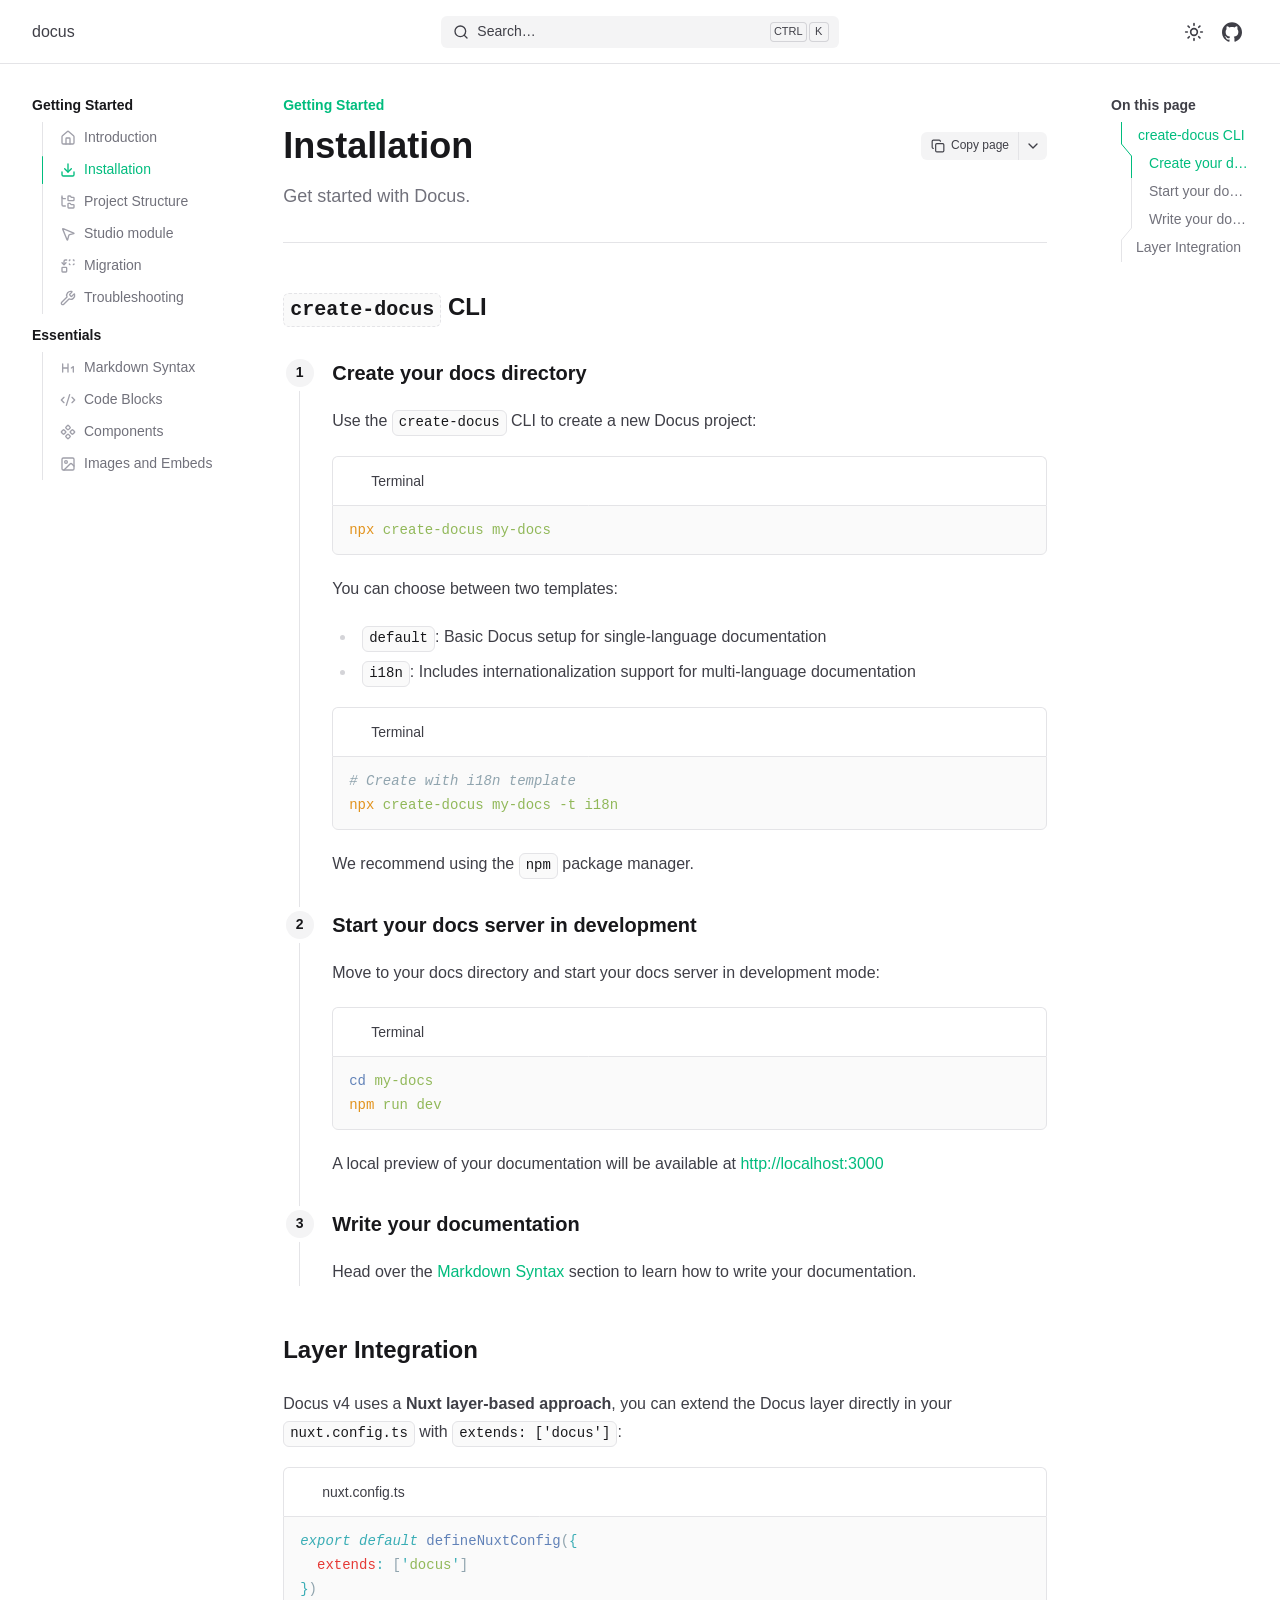
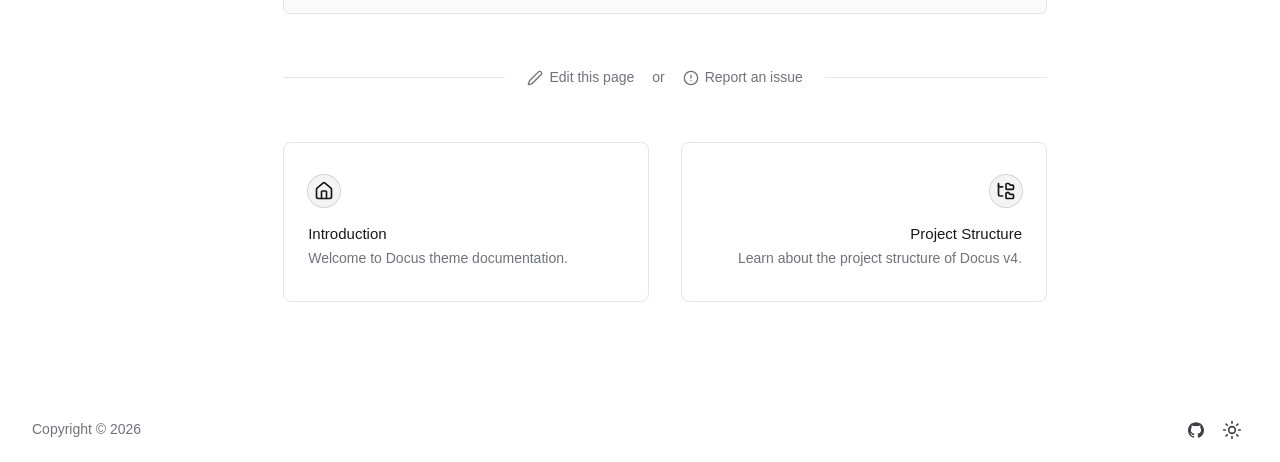
<file: getting-started/installation.html>
<!DOCTYPE html><html  lang="en" dir="ltr"><head><meta charset="utf-8"><meta name="viewport" content="width=device-width, initial-scale=1"><title>Installation - docus</title><script type="importmap">{"imports":{"#entry":"/_nuxt/B9lbzf56.js"}}</script><meta name="twitter:card" content="summary_large_image"><meta name="twitter:image" content="/_og/s/c_Docs,headline_Getting+Started,title_Installation,description_Get+started+with+Docus+documentation+theme.,p_Ii9nZXR0aW5nLXN0YXJ0ZWQvaW5zdGFsbGF0aW9uIg.png"><meta name="twitter:image:src" content="/_og/s/c_Docs,headline_Getting+Started,title_Installation,description_Get+started+with+Docus+documentation+theme.,p_Ii9nZXR0aW5nLXN0YXJ0ZWQvaW5zdGFsbGF0aW9uIg.png"><meta property="og:image" content="/_og/s/c_Docs,headline_Getting+Started,title_Installation,description_Get+started+with+Docus+documentation+theme.,p_Ii9nZXR0aW5nLXN0YXJ0ZWQvaW5zdGFsbGF0aW9uIg.png"><meta property="og:image:type" content="image/png"><meta property="og:image:width" content="1200"><meta name="twitter:image:width" content="1200"><meta property="og:image:height" content="600"><meta name="twitter:image:height" content="600"><style id="nuxt-ui-colors">@layer theme {
  :root, :host {
  --ui-color-primary-50: var(--color-emerald-50, oklch(97.9% 0.021 166.113));
  --ui-color-primary-100: var(--color-emerald-100, oklch(95% 0.052 163.051));
  --ui-color-primary-200: var(--color-emerald-200, oklch(90.5% 0.093 164.15));
  --ui-color-primary-300: var(--color-emerald-300, oklch(84.5% 0.143 164.978));
  --ui-color-primary-400: var(--color-emerald-400, oklch(76.5% 0.177 163.223));
  --ui-color-primary-500: var(--color-emerald-500, oklch(69.6% 0.17 162.48));
  --ui-color-primary-600: var(--color-emerald-600, oklch(59.6% 0.145 163.225));
  --ui-color-primary-700: var(--color-emerald-700, oklch(50.8% 0.118 165.612));
  --ui-color-primary-800: var(--color-emerald-800, oklch(43.2% 0.095 166.913));
  --ui-color-primary-900: var(--color-emerald-900, oklch(37.8% 0.077 168.94));
  --ui-color-primary-950: var(--color-emerald-950, oklch(26.2% 0.051 172.552));
  --ui-color-secondary-50: var(--color-blue-50, oklch(97% 0.014 254.604));
  --ui-color-secondary-100: var(--color-blue-100, oklch(93.2% 0.032 255.585));
  --ui-color-secondary-200: var(--color-blue-200, oklch(88.2% 0.059 254.128));
  --ui-color-secondary-300: var(--color-blue-300, oklch(80.9% 0.105 251.813));
  --ui-color-secondary-400: var(--color-blue-400, oklch(70.7% 0.165 254.624));
  --ui-color-secondary-500: var(--color-blue-500, oklch(62.3% 0.214 259.815));
  --ui-color-secondary-600: var(--color-blue-600, oklch(54.6% 0.245 262.881));
  --ui-color-secondary-700: var(--color-blue-700, oklch(48.8% 0.243 264.376));
  --ui-color-secondary-800: var(--color-blue-800, oklch(42.4% 0.199 265.638));
  --ui-color-secondary-900: var(--color-blue-900, oklch(37.9% 0.146 265.522));
  --ui-color-secondary-950: var(--color-blue-950, oklch(28.2% 0.091 267.935));
  --ui-color-success-50: var(--color-green-50, oklch(98.2% 0.018 155.826));
  --ui-color-success-100: var(--color-green-100, oklch(96.2% 0.044 156.743));
  --ui-color-success-200: var(--color-green-200, oklch(92.5% 0.084 155.995));
  --ui-color-success-300: var(--color-green-300, oklch(87.1% 0.15 154.449));
  --ui-color-success-400: var(--color-green-400, oklch(79.2% 0.209 151.711));
  --ui-color-success-500: var(--color-green-500, oklch(72.3% 0.219 149.579));
  --ui-color-success-600: var(--color-green-600, oklch(62.7% 0.194 149.214));
  --ui-color-success-700: var(--color-green-700, oklch(52.7% 0.154 150.069));
  --ui-color-success-800: var(--color-green-800, oklch(44.8% 0.119 151.328));
  --ui-color-success-900: var(--color-green-900, oklch(39.3% 0.095 152.535));
  --ui-color-success-950: var(--color-green-950, oklch(26.6% 0.065 152.934));
  --ui-color-info-50: var(--color-blue-50, oklch(97% 0.014 254.604));
  --ui-color-info-100: var(--color-blue-100, oklch(93.2% 0.032 255.585));
  --ui-color-info-200: var(--color-blue-200, oklch(88.2% 0.059 254.128));
  --ui-color-info-300: var(--color-blue-300, oklch(80.9% 0.105 251.813));
  --ui-color-info-400: var(--color-blue-400, oklch(70.7% 0.165 254.624));
  --ui-color-info-500: var(--color-blue-500, oklch(62.3% 0.214 259.815));
  --ui-color-info-600: var(--color-blue-600, oklch(54.6% 0.245 262.881));
  --ui-color-info-700: var(--color-blue-700, oklch(48.8% 0.243 264.376));
  --ui-color-info-800: var(--color-blue-800, oklch(42.4% 0.199 265.638));
  --ui-color-info-900: var(--color-blue-900, oklch(37.9% 0.146 265.522));
  --ui-color-info-950: var(--color-blue-950, oklch(28.2% 0.091 267.935));
  --ui-color-warning-50: var(--color-yellow-50, oklch(98.7% 0.026 102.212));
  --ui-color-warning-100: var(--color-yellow-100, oklch(97.3% 0.071 103.193));
  --ui-color-warning-200: var(--color-yellow-200, oklch(94.5% 0.129 101.54));
  --ui-color-warning-300: var(--color-yellow-300, oklch(90.5% 0.182 98.111));
  --ui-color-warning-400: var(--color-yellow-400, oklch(85.2% 0.199 91.936));
  --ui-color-warning-500: var(--color-yellow-500, oklch(79.5% 0.184 86.047));
  --ui-color-warning-600: var(--color-yellow-600, oklch(68.1% 0.162 75.834));
  --ui-color-warning-700: var(--color-yellow-700, oklch(55.4% 0.135 66.442));
  --ui-color-warning-800: var(--color-yellow-800, oklch(47.6% 0.114 61.907));
  --ui-color-warning-900: var(--color-yellow-900, oklch(42.1% 0.095 57.708));
  --ui-color-warning-950: var(--color-yellow-950, oklch(28.6% 0.066 53.813));
  --ui-color-error-50: var(--color-red-50, oklch(97.1% 0.013 17.38));
  --ui-color-error-100: var(--color-red-100, oklch(93.6% 0.032 17.717));
  --ui-color-error-200: var(--color-red-200, oklch(88.5% 0.062 18.334));
  --ui-color-error-300: var(--color-red-300, oklch(80.8% 0.114 19.571));
  --ui-color-error-400: var(--color-red-400, oklch(70.4% 0.191 22.216));
  --ui-color-error-500: var(--color-red-500, oklch(63.7% 0.237 25.331));
  --ui-color-error-600: var(--color-red-600, oklch(57.7% 0.245 27.325));
  --ui-color-error-700: var(--color-red-700, oklch(50.5% 0.213 27.518));
  --ui-color-error-800: var(--color-red-800, oklch(44.4% 0.177 26.899));
  --ui-color-error-900: var(--color-red-900, oklch(39.6% 0.141 25.723));
  --ui-color-error-950: var(--color-red-950, oklch(25.8% 0.092 26.042));
  --ui-color-neutral-50: var(--color-zinc-50, oklch(98.5% 0 none));
  --ui-color-neutral-100: var(--color-zinc-100, oklch(96.7% 0.001 286.375));
  --ui-color-neutral-200: var(--color-zinc-200, oklch(92% 0.004 286.32));
  --ui-color-neutral-300: var(--color-zinc-300, oklch(87.1% 0.006 286.286));
  --ui-color-neutral-400: var(--color-zinc-400, oklch(70.5% 0.015 286.067));
  --ui-color-neutral-500: var(--color-zinc-500, oklch(55.2% 0.016 285.938));
  --ui-color-neutral-600: var(--color-zinc-600, oklch(44.2% 0.017 285.786));
  --ui-color-neutral-700: var(--color-zinc-700, oklch(37% 0.013 285.805));
  --ui-color-neutral-800: var(--color-zinc-800, oklch(27.4% 0.006 286.033));
  --ui-color-neutral-900: var(--color-zinc-900, oklch(21% 0.006 285.885));
  --ui-color-neutral-950: var(--color-zinc-950, oklch(14.1% 0.005 285.823));
  }
  :root, :host, .light {
  --ui-primary: var(--ui-color-primary-500);
  --ui-secondary: var(--ui-color-secondary-500);
  --ui-success: var(--ui-color-success-500);
  --ui-info: var(--ui-color-info-500);
  --ui-warning: var(--ui-color-warning-500);
  --ui-error: var(--ui-color-error-500);
  }
  .dark {
  --ui-primary: var(--ui-color-primary-400);
  --ui-secondary: var(--ui-color-secondary-400);
  --ui-success: var(--ui-color-success-400);
  --ui-info: var(--ui-color-info-400);
  --ui-warning: var(--ui-color-warning-400);
  --ui-error: var(--ui-color-error-400);
  }
}</style><style>@media (width>=1024px){.docus-sub-header{--ui-header-height:112px}}</style><link rel="stylesheet" href="/_nuxt/entry.h21NOjNv.css" crossorigin><style>@layer base {:where(.i-lucide\:alert-circle){display:inline-block;width:1em;height:1em;background-color:currentColor;-webkit-mask-image:var(--svg);mask-image:var(--svg);-webkit-mask-repeat:no-repeat;mask-repeat:no-repeat;-webkit-mask-size:100% 100%;mask-size:100% 100%;--svg:url("data:image/svg+xml,%3Csvg xmlns='http://www.w3.org/2000/svg' viewBox='0 0 24 24' width='24' height='24'%3E%3Cg fill='none' stroke='black' stroke-linecap='round' stroke-linejoin='round' stroke-width='2'%3E%3Ccircle cx='12' cy='12' r='10'/%3E%3Cpath d='M12 8v4m0 4h.01'/%3E%3C/g%3E%3C/svg%3E")}:where(.i-lucide\:chevron-down){display:inline-block;width:1em;height:1em;background-color:currentColor;-webkit-mask-image:var(--svg);mask-image:var(--svg);-webkit-mask-repeat:no-repeat;mask-repeat:no-repeat;-webkit-mask-size:100% 100%;mask-size:100% 100%;--svg:url("data:image/svg+xml,%3Csvg xmlns='http://www.w3.org/2000/svg' viewBox='0 0 24 24' width='24' height='24'%3E%3Cpath fill='none' stroke='black' stroke-linecap='round' stroke-linejoin='round' stroke-width='2' d='m6 9l6 6l6-6'/%3E%3C/svg%3E")}:where(.i-lucide\:code-xml){display:inline-block;width:1em;height:1em;background-color:currentColor;-webkit-mask-image:var(--svg);mask-image:var(--svg);-webkit-mask-repeat:no-repeat;mask-repeat:no-repeat;-webkit-mask-size:100% 100%;mask-size:100% 100%;--svg:url("data:image/svg+xml,%3Csvg xmlns='http://www.w3.org/2000/svg' viewBox='0 0 24 24' width='24' height='24'%3E%3Cpath fill='none' stroke='black' stroke-linecap='round' stroke-linejoin='round' stroke-width='2' d='m18 16l4-4l-4-4M6 8l-4 4l4 4m8.5-12l-5 16'/%3E%3C/svg%3E")}:where(.i-lucide\:component){display:inline-block;width:1em;height:1em;background-color:currentColor;-webkit-mask-image:var(--svg);mask-image:var(--svg);-webkit-mask-repeat:no-repeat;mask-repeat:no-repeat;-webkit-mask-size:100% 100%;mask-size:100% 100%;--svg:url("data:image/svg+xml,%3Csvg xmlns='http://www.w3.org/2000/svg' viewBox='0 0 24 24' width='24' height='24'%3E%3Cpath fill='none' stroke='black' stroke-linecap='round' stroke-linejoin='round' stroke-width='2' d='M15.536 11.293a1 1 0 0 0 0 1.414l2.376 2.377a1 1 0 0 0 1.414 0l2.377-2.377a1 1 0 0 0 0-1.414l-2.377-2.377a1 1 0 0 0-1.414 0zm-13.239 0a1 1 0 0 0 0 1.414l2.377 2.377a1 1 0 0 0 1.414 0l2.377-2.377a1 1 0 0 0 0-1.414L6.088 8.916a1 1 0 0 0-1.414 0zm6.619 6.619a1 1 0 0 0 0 1.415l2.377 2.376a1 1 0 0 0 1.414 0l2.377-2.376a1 1 0 0 0 0-1.415l-2.377-2.376a1 1 0 0 0-1.414 0zm0-13.238a1 1 0 0 0 0 1.414l2.377 2.376a1 1 0 0 0 1.414 0l2.377-2.376a1 1 0 0 0 0-1.414l-2.377-2.377a1 1 0 0 0-1.414 0z'/%3E%3C/svg%3E")}:where(.i-lucide\:copy){display:inline-block;width:1em;height:1em;background-color:currentColor;-webkit-mask-image:var(--svg);mask-image:var(--svg);-webkit-mask-repeat:no-repeat;mask-repeat:no-repeat;-webkit-mask-size:100% 100%;mask-size:100% 100%;--svg:url("data:image/svg+xml,%3Csvg xmlns='http://www.w3.org/2000/svg' viewBox='0 0 24 24' width='24' height='24'%3E%3Cg fill='none' stroke='black' stroke-linecap='round' stroke-linejoin='round' stroke-width='2'%3E%3Crect width='14' height='14' x='8' y='8' rx='2' ry='2'/%3E%3Cpath d='M4 16c-1.1 0-2-.9-2-2V4c0-1.1.9-2 2-2h10c1.1 0 2 .9 2 2'/%3E%3C/g%3E%3C/svg%3E")}:where(.i-lucide\:download){display:inline-block;width:1em;height:1em;background-color:currentColor;-webkit-mask-image:var(--svg);mask-image:var(--svg);-webkit-mask-repeat:no-repeat;mask-repeat:no-repeat;-webkit-mask-size:100% 100%;mask-size:100% 100%;--svg:url("data:image/svg+xml,%3Csvg xmlns='http://www.w3.org/2000/svg' viewBox='0 0 24 24' width='24' height='24'%3E%3Cg fill='none' stroke='black' stroke-linecap='round' stroke-linejoin='round' stroke-width='2'%3E%3Cpath d='M12 15V3m9 12v4a2 2 0 0 1-2 2H5a2 2 0 0 1-2-2v-4'/%3E%3Cpath d='m7 10l5 5l5-5'/%3E%3C/g%3E%3C/svg%3E")}:where(.i-lucide\:folder-tree){display:inline-block;width:1em;height:1em;background-color:currentColor;-webkit-mask-image:var(--svg);mask-image:var(--svg);-webkit-mask-repeat:no-repeat;mask-repeat:no-repeat;-webkit-mask-size:100% 100%;mask-size:100% 100%;--svg:url("data:image/svg+xml,%3Csvg xmlns='http://www.w3.org/2000/svg' viewBox='0 0 24 24' width='24' height='24'%3E%3Cg fill='none' stroke='black' stroke-linecap='round' stroke-linejoin='round' stroke-width='2'%3E%3Cpath d='M20 10a1 1 0 0 0 1-1V6a1 1 0 0 0-1-1h-2.5a1 1 0 0 1-.8-.4l-.9-1.2A1 1 0 0 0 15 3h-2a1 1 0 0 0-1 1v5a1 1 0 0 0 1 1Zm0 11a1 1 0 0 0 1-1v-3a1 1 0 0 0-1-1h-2.9a1 1 0 0 1-.88-.55l-.42-.85a1 1 0 0 0-.92-.6H13a1 1 0 0 0-1 1v5a1 1 0 0 0 1 1ZM3 5a2 2 0 0 0 2 2h3'/%3E%3Cpath d='M3 3v13a2 2 0 0 0 2 2h3'/%3E%3C/g%3E%3C/svg%3E")}:where(.i-lucide\:hash){display:inline-block;width:1em;height:1em;background-color:currentColor;-webkit-mask-image:var(--svg);mask-image:var(--svg);-webkit-mask-repeat:no-repeat;mask-repeat:no-repeat;-webkit-mask-size:100% 100%;mask-size:100% 100%;--svg:url("data:image/svg+xml,%3Csvg xmlns='http://www.w3.org/2000/svg' viewBox='0 0 24 24' width='24' height='24'%3E%3Cpath fill='none' stroke='black' stroke-linecap='round' stroke-linejoin='round' stroke-width='2' d='M4 9h16M4 15h16M10 3L8 21m8-18l-2 18'/%3E%3C/svg%3E")}:where(.i-lucide\:heading-1){display:inline-block;width:1em;height:1em;background-color:currentColor;-webkit-mask-image:var(--svg);mask-image:var(--svg);-webkit-mask-repeat:no-repeat;mask-repeat:no-repeat;-webkit-mask-size:100% 100%;mask-size:100% 100%;--svg:url("data:image/svg+xml,%3Csvg xmlns='http://www.w3.org/2000/svg' viewBox='0 0 24 24' width='24' height='24'%3E%3Cpath fill='none' stroke='black' stroke-linecap='round' stroke-linejoin='round' stroke-width='2' d='M4 12h8m-8 6V6m8 12V6m5 6l3-2v8'/%3E%3C/svg%3E")}:where(.i-lucide\:house){display:inline-block;width:1em;height:1em;background-color:currentColor;-webkit-mask-image:var(--svg);mask-image:var(--svg);-webkit-mask-repeat:no-repeat;mask-repeat:no-repeat;-webkit-mask-size:100% 100%;mask-size:100% 100%;--svg:url("data:image/svg+xml,%3Csvg xmlns='http://www.w3.org/2000/svg' viewBox='0 0 24 24' width='24' height='24'%3E%3Cg fill='none' stroke='black' stroke-linecap='round' stroke-linejoin='round' stroke-width='2'%3E%3Cpath d='M15 21v-8a1 1 0 0 0-1-1h-4a1 1 0 0 0-1 1v8'/%3E%3Cpath d='M3 10a2 2 0 0 1 .709-1.528l7-6a2 2 0 0 1 2.582 0l7 6A2 2 0 0 1 21 10v9a2 2 0 0 1-2 2H5a2 2 0 0 1-2-2z'/%3E%3C/g%3E%3C/svg%3E")}:where(.i-lucide\:image){display:inline-block;width:1em;height:1em;background-color:currentColor;-webkit-mask-image:var(--svg);mask-image:var(--svg);-webkit-mask-repeat:no-repeat;mask-repeat:no-repeat;-webkit-mask-size:100% 100%;mask-size:100% 100%;--svg:url("data:image/svg+xml,%3Csvg xmlns='http://www.w3.org/2000/svg' viewBox='0 0 24 24' width='24' height='24'%3E%3Cg fill='none' stroke='black' stroke-linecap='round' stroke-linejoin='round' stroke-width='2'%3E%3Crect width='18' height='18' x='3' y='3' rx='2' ry='2'/%3E%3Ccircle cx='9' cy='9' r='2'/%3E%3Cpath d='m21 15l-3.086-3.086a2 2 0 0 0-2.828 0L6 21'/%3E%3C/g%3E%3C/svg%3E")}:where(.i-lucide\:moon){display:inline-block;width:1em;height:1em;background-color:currentColor;-webkit-mask-image:var(--svg);mask-image:var(--svg);-webkit-mask-repeat:no-repeat;mask-repeat:no-repeat;-webkit-mask-size:100% 100%;mask-size:100% 100%;--svg:url("data:image/svg+xml,%3Csvg xmlns='http://www.w3.org/2000/svg' viewBox='0 0 24 24' width='24' height='24'%3E%3Cpath fill='none' stroke='black' stroke-linecap='round' stroke-linejoin='round' stroke-width='2' d='M20.985 12.486a9 9 0 1 1-9.473-9.472c.405-.022.617.46.402.803a6 6 0 0 0 8.268 8.268c.344-.215.825-.004.803.401'/%3E%3C/svg%3E")}:where(.i-lucide\:mouse-pointer-2){display:inline-block;width:1em;height:1em;background-color:currentColor;-webkit-mask-image:var(--svg);mask-image:var(--svg);-webkit-mask-repeat:no-repeat;mask-repeat:no-repeat;-webkit-mask-size:100% 100%;mask-size:100% 100%;--svg:url("data:image/svg+xml,%3Csvg xmlns='http://www.w3.org/2000/svg' viewBox='0 0 24 24' width='24' height='24'%3E%3Cpath fill='none' stroke='black' stroke-linecap='round' stroke-linejoin='round' stroke-width='2' d='M4.037 4.688a.495.495 0 0 1 .651-.651l16 6.5a.5.5 0 0 1-.063.947l-6.124 1.58a2 2 0 0 0-1.438 1.435l-1.579 6.126a.5.5 0 0 1-.947.063z'/%3E%3C/svg%3E")}:where(.i-lucide\:pen){display:inline-block;width:1em;height:1em;background-color:currentColor;-webkit-mask-image:var(--svg);mask-image:var(--svg);-webkit-mask-repeat:no-repeat;mask-repeat:no-repeat;-webkit-mask-size:100% 100%;mask-size:100% 100%;--svg:url("data:image/svg+xml,%3Csvg xmlns='http://www.w3.org/2000/svg' viewBox='0 0 24 24' width='24' height='24'%3E%3Cpath fill='none' stroke='black' stroke-linecap='round' stroke-linejoin='round' stroke-width='2' d='M21.174 6.812a1 1 0 0 0-3.986-3.987L3.842 16.174a2 2 0 0 0-.5.83l-1.321 4.352a.5.5 0 0 0 .623.622l4.353-1.32a2 2 0 0 0 .83-.497z'/%3E%3C/svg%3E")}:where(.i-lucide\:replace){display:inline-block;width:1em;height:1em;background-color:currentColor;-webkit-mask-image:var(--svg);mask-image:var(--svg);-webkit-mask-repeat:no-repeat;mask-repeat:no-repeat;-webkit-mask-size:100% 100%;mask-size:100% 100%;--svg:url("data:image/svg+xml,%3Csvg xmlns='http://www.w3.org/2000/svg' viewBox='0 0 24 24' width='24' height='24'%3E%3Cg fill='none' stroke='black' stroke-linecap='round' stroke-linejoin='round' stroke-width='2'%3E%3Cpath d='M14 4a1 1 0 0 1 1-1m0 7a1 1 0 0 1-1-1m7-5a1 1 0 0 0-1-1m1 6a1 1 0 0 1-1 1M3 7l3 3l3-3'/%3E%3Cpath d='M6 10V5a2 2 0 0 1 2-2h2'/%3E%3Crect width='7' height='7' x='3' y='14' rx='1'/%3E%3C/g%3E%3C/svg%3E")}:where(.i-lucide\:search){display:inline-block;width:1em;height:1em;background-color:currentColor;-webkit-mask-image:var(--svg);mask-image:var(--svg);-webkit-mask-repeat:no-repeat;mask-repeat:no-repeat;-webkit-mask-size:100% 100%;mask-size:100% 100%;--svg:url("data:image/svg+xml,%3Csvg xmlns='http://www.w3.org/2000/svg' viewBox='0 0 24 24' width='24' height='24'%3E%3Cg fill='none' stroke='black' stroke-linecap='round' stroke-linejoin='round' stroke-width='2'%3E%3Cpath d='m21 21l-4.34-4.34'/%3E%3Ccircle cx='11' cy='11' r='8'/%3E%3C/g%3E%3C/svg%3E")}:where(.i-lucide\:sun){display:inline-block;width:1em;height:1em;background-color:currentColor;-webkit-mask-image:var(--svg);mask-image:var(--svg);-webkit-mask-repeat:no-repeat;mask-repeat:no-repeat;-webkit-mask-size:100% 100%;mask-size:100% 100%;--svg:url("data:image/svg+xml,%3Csvg xmlns='http://www.w3.org/2000/svg' viewBox='0 0 24 24' width='24' height='24'%3E%3Cg fill='none' stroke='black' stroke-linecap='round' stroke-linejoin='round' stroke-width='2'%3E%3Ccircle cx='12' cy='12' r='4'/%3E%3Cpath d='M12 2v2m0 16v2M4.93 4.93l1.41 1.41m11.32 11.32l1.41 1.41M2 12h2m16 0h2M6.34 17.66l-1.41 1.41M19.07 4.93l-1.41 1.41'/%3E%3C/g%3E%3C/svg%3E")}:where(.i-lucide\:wrench){display:inline-block;width:1em;height:1em;background-color:currentColor;-webkit-mask-image:var(--svg);mask-image:var(--svg);-webkit-mask-repeat:no-repeat;mask-repeat:no-repeat;-webkit-mask-size:100% 100%;mask-size:100% 100%;--svg:url("data:image/svg+xml,%3Csvg xmlns='http://www.w3.org/2000/svg' viewBox='0 0 24 24' width='24' height='24'%3E%3Cpath fill='none' stroke='black' stroke-linecap='round' stroke-linejoin='round' stroke-width='2' d='M14.7 6.3a1 1 0 0 0 0 1.4l1.6 1.6a1 1 0 0 0 1.4 0l3.106-3.105c.32-.322.863-.22.983.218a6 6 0 0 1-8.259 7.057l-7.91 7.91a1 1 0 0 1-2.999-3l7.91-7.91a6 6 0 0 1 7.057-8.259c.438.12.54.662.219.984z'/%3E%3C/svg%3E")}:where(.i-simple-icons\:github){display:inline-block;width:1em;height:1em;background-color:currentColor;-webkit-mask-image:var(--svg);mask-image:var(--svg);-webkit-mask-repeat:no-repeat;mask-repeat:no-repeat;-webkit-mask-size:100% 100%;mask-size:100% 100%;--svg:url("data:image/svg+xml,%3Csvg xmlns='http://www.w3.org/2000/svg' viewBox='0 0 24 24' width='24' height='24'%3E%3Cpath fill='black' d='M12 .297c-6.63 0-12 5.373-12 12c0 5.303 3.438 9.8 8.205 11.385c.6.113.82-.258.82-.577c0-.285-.01-1.04-.015-2.04c-3.338.724-4.042-1.61-4.042-1.61C4.422 18.07 3.633 17.7 3.633 17.7c-1.087-.744.084-.729.084-.729c1.205.084 1.838 1.236 1.838 1.236c1.07 1.835 2.809 1.305 3.495.998c.108-.776.417-1.305.76-1.605c-2.665-.3-5.466-1.332-5.466-5.93c0-1.31.465-2.38 1.235-3.22c-.135-.303-.54-1.523.105-3.176c0 0 1.005-.322 3.3 1.23c.96-.267 1.98-.399 3-.405c1.02.006 2.04.138 3 .405c2.28-1.552 3.285-1.23 3.285-1.23c.645 1.653.24 2.873.12 3.176c.765.84 1.23 1.91 1.23 3.22c0 4.61-2.805 5.625-5.475 5.92c.42.36.81 1.096.81 2.22c0 1.606-.015 2.896-.015 3.286c0 .315.21.69.825.57C20.565 22.092 24 17.592 24 12.297c0-6.627-5.373-12-12-12'/%3E%3C/svg%3E")}}</style><link rel="preload" as="fetch" crossorigin="anonymous" href="/getting-started/installation/_payload.json?_b=277f5c53-0963-49ba-93de-ae0057838db1"><link rel="modulepreload" as="script" crossorigin href="/_nuxt/B9lbzf56.js"><link rel="modulepreload" as="script" crossorigin href="/_nuxt/DK3Fl9T5.js"><link rel="modulepreload" as="script" crossorigin href="/_nuxt/BnIqudnE.js"><link rel="modulepreload" as="script" crossorigin href="/_nuxt/B4b-2GOK.js"><link rel="modulepreload" as="script" crossorigin href="/_nuxt/BTaPj8Qm.js"><link rel="modulepreload" as="script" crossorigin href="/_nuxt/UUTXwAs7.js"><link rel="modulepreload" as="script" crossorigin href="/_nuxt/CRca1Lzq.js"><link rel="modulepreload" as="script" crossorigin href="/_nuxt/DMxBbqNJ.js"><link rel="modulepreload" as="script" crossorigin href="/_nuxt/BW3xJdEx.js"><link rel="modulepreload" as="script" crossorigin href="/_nuxt/C6ecPzoI.js"><link rel="modulepreload" as="script" crossorigin href="/_nuxt/DsRkfs10.js"><link rel="modulepreload" as="script" crossorigin href="/_nuxt/BnDTbt6S.js"><link rel="modulepreload" as="script" crossorigin href="/_nuxt/D3sCn5nT.js"><link rel="modulepreload" as="script" crossorigin href="/_nuxt/Da8k-3Zu.js"><link rel="modulepreload" as="script" crossorigin href="/_nuxt/CUsy3pGw.js"><link rel="modulepreload" as="script" crossorigin href="/_nuxt/C5iYBxsE.js"><link rel="modulepreload" as="script" crossorigin href="/_nuxt/IKqwN-GS.js"><link rel="modulepreload" as="script" crossorigin href="/_nuxt/BO2KdNVx.js"><link rel="modulepreload" as="script" crossorigin href="/_nuxt/I7DaeIW5.js"><link rel="modulepreload" as="script" crossorigin href="/_nuxt/D_eZxFIZ.js"><link rel="modulepreload" as="script" crossorigin href="/_nuxt/DR4ogerT.js"><link rel="modulepreload" as="script" crossorigin href="/_nuxt/CiFHdpGV.js"><link rel="modulepreload" as="script" crossorigin href="/_nuxt/kVB535QO.js"><link rel="modulepreload" as="script" crossorigin href="/_nuxt/CJVMGqd_.js"><link rel="modulepreload" as="script" crossorigin href="/_nuxt/DHihWhf5.js"><link rel="modulepreload" as="script" crossorigin href="/_nuxt/PhnYWesM.js"><link rel="modulepreload" as="script" crossorigin href="/_nuxt/COP710bM.js"><link rel="modulepreload" as="script" crossorigin href="/_nuxt/CidfGKpp.js"><link rel="modulepreload" as="script" crossorigin href="/_nuxt/grJEbbkt.js"><link rel="modulepreload" as="script" crossorigin href="/_nuxt/D54ViKA5.js"><link rel="modulepreload" as="script" crossorigin href="/_nuxt/CRFiLlpf.js"><link rel="modulepreload" as="script" crossorigin href="/_nuxt/CAJCSsim.js"><link rel="modulepreload" as="script" crossorigin href="/_nuxt/CGxMLbHi.js"><link rel="modulepreload" as="script" crossorigin href="/_nuxt/DjR-vcJQ2.js"><link rel="modulepreload" as="script" crossorigin href="/_nuxt/C-TW1jYv.js"><link rel="modulepreload" as="script" crossorigin href="/_nuxt/DwDorq67.js"><link rel="modulepreload" as="script" crossorigin href="/_nuxt/Bk3ItCRu2.js"><link rel="modulepreload" as="script" crossorigin href="/_nuxt/BWWpDF4H2.js"><link rel="modulepreload" as="script" crossorigin href="/_nuxt/CGpJs-Wj2.js"><link rel="modulepreload" as="script" crossorigin href="/_nuxt/gtiopLMl2.js"><link rel="modulepreload" as="script" crossorigin href="/_nuxt/C83kraeH2.js"><link rel="modulepreload" as="script" crossorigin href="/_nuxt/B50arVJP2.js"><link rel="modulepreload" as="script" crossorigin href="/_nuxt/Bh7ZZu1o2.js"><link rel="modulepreload" as="script" crossorigin href="/_nuxt/C2ph9efA2.js"><link rel="modulepreload" as="script" crossorigin href="/_nuxt/BQfQ2Yay2.js"><link rel="modulepreload" as="script" crossorigin href="/_nuxt/DCR0FqCk2.js"><link rel="modulepreload" as="script" crossorigin href="/_nuxt/CMqGsRFn2.js"><link rel="modulepreload" as="script" crossorigin href="/_nuxt/BDNMzG2s2.js"><link rel="modulepreload" as="script" crossorigin href="/_nuxt/ClhgfGV92.js"><link rel="modulepreload" as="script" crossorigin href="/_nuxt/FVGV5NHN2.js"><link rel="modulepreload" as="script" crossorigin href="/_nuxt/bPd01KOl2.js"><link rel="modulepreload" as="script" crossorigin href="/_nuxt/CM6e0Upa2.js"><link rel="modulepreload" as="script" crossorigin href="/_nuxt/DVsNApLL2.js"><link rel="modulepreload" as="script" crossorigin href="/_nuxt/BLxNoijs2.js"><link rel="modulepreload" as="script" crossorigin href="/_nuxt/C1bRDCMr2.js"><link rel="modulepreload" as="script" crossorigin href="/_nuxt/CO8iwSFC2.js"><link rel="modulepreload" as="script" crossorigin href="/_nuxt/CevO9L6z2.js"><link rel="modulepreload" as="script" crossorigin href="/_nuxt/BbzTVBes2.js"><link rel="modulepreload" as="script" crossorigin href="/_nuxt/DOVquImQ.js"><link rel="modulepreload" as="script" crossorigin href="/_nuxt/BLc_3imB.js"><link rel="modulepreload" as="script" crossorigin href="/_nuxt/DgvddNDn.js"><link rel="modulepreload" as="script" crossorigin href="/_nuxt/BVgxXWSL.js"><link rel="modulepreload" as="script" crossorigin href="/_nuxt/Tc6JwX7g.js"><link rel="modulepreload" as="script" crossorigin href="/_nuxt/BuAkcpTI.js"><link rel="modulepreload" as="script" crossorigin href="/_nuxt/C-RdVHgS.js"><link rel="modulepreload" as="script" crossorigin href="/_nuxt/DMIdmQUX.js"><link rel="modulepreload" as="script" crossorigin href="/_nuxt/DsXvk_li2.js"><link rel="modulepreload" as="script" crossorigin href="/_nuxt/D5yYlM_u.js"><link rel="modulepreload" as="script" crossorigin href="/_nuxt/CivEkGqN2.js"><link rel="modulepreload" as="script" crossorigin href="/_nuxt/CE1yRbsa.js"><script type="module" src="/_nuxt/B9lbzf56.js" crossorigin></script><link rel="prefetch" as="script" crossorigin href="/_nuxt/B_wdeZ1l2.js"><link rel="prefetch" as="script" crossorigin href="/_nuxt/nV74OeWa2.js"><link rel="prefetch" as="script" crossorigin href="/_nuxt/CgYt7o082.js"><link rel="prefetch" as="script" crossorigin href="/_nuxt/D3ZPyNEe2.js"><link rel="prefetch" as="script" crossorigin href="/_nuxt/BcFuUm6Z2.js"><link rel="prefetch" as="script" crossorigin href="/_nuxt/ANU92Hpt2.js"><link rel="prefetch" as="script" crossorigin href="/_nuxt/DzjTih-Z2.js"><link rel="prefetch" as="script" crossorigin href="/_nuxt/Bi34hmG82.js"><link rel="prefetch" as="script" crossorigin href="/_nuxt/DpM_S53U.js"><link rel="prefetch" as="script" crossorigin href="/_nuxt/DDZGrv7b.js"><link rel="prefetch" as="script" crossorigin href="/_nuxt/D5oQE1W8.js"><link rel="prefetch" as="script" crossorigin href="/_nuxt/BL82z0NS.js"><link rel="prefetch" as="script" crossorigin href="/_nuxt/DCoT7Sr_.js"><link rel="prefetch" as="script" crossorigin href="/_nuxt/DsSJFHi1.js"><link rel="prefetch" as="script" crossorigin href="/_nuxt/BsCyfkOX.js"><link rel="prefetch" as="script" crossorigin href="/_nuxt/G7s8ce7w.js"><link rel="prefetch" as="script" crossorigin href="/_nuxt/CLzTP2hO.js"><link rel="prefetch" as="script" crossorigin href="/_nuxt/BdFNi9_3.js"><link rel="prefetch" as="script" crossorigin href="/_nuxt/FGbEr4QG.js"><link rel="prefetch" as="script" crossorigin href="/_nuxt/DWs7fwl1.js"><link rel="prefetch" as="script" crossorigin href="/_nuxt/YJTUDbN7.js"><link rel="prefetch" as="script" crossorigin href="/_nuxt/DpRbRZbp.js"><link rel="prefetch" as="script" crossorigin href="/_nuxt/BcPTWBJS.js"><link rel="prefetch" as="script" crossorigin href="/_nuxt/Dg8IvygW.js"><link rel="prefetch" as="script" crossorigin href="/_nuxt/MNa6wb5p.js"><link rel="prefetch" as="script" crossorigin href="/_nuxt/Hvvb1luy.js"><link rel="prefetch" as="script" crossorigin href="/_nuxt/E1ZWY1j0.js"><link rel="prefetch" as="script" crossorigin href="/_nuxt/BIXjyMP2.js"><link rel="prefetch" as="script" crossorigin href="/_nuxt/CYf65hwX.js"><link rel="prefetch" as="script" crossorigin href="/_nuxt/Bwtok_F2.js"><link rel="prefetch" as="script" crossorigin href="/_nuxt/CdlkpNBg.js"><link rel="prefetch" as="script" crossorigin href="/_nuxt/CjEmpn_d.js"><link rel="prefetch" as="script" crossorigin href="/_nuxt/BW0KjuTv.js"><link rel="prefetch" as="script" crossorigin href="/_nuxt/DQhlUnmr.js"><link rel="prefetch" as="script" crossorigin href="/_nuxt/DsUZJkND.js"><link rel="prefetch" as="script" crossorigin href="/_nuxt/BK_zEO52.js"><link rel="prefetch" as="script" crossorigin href="/_nuxt/CxYsbiu6.js"><link rel="prefetch" as="script" crossorigin href="/_nuxt/BG_qmu3N.js"><link rel="prefetch" as="script" crossorigin href="/_nuxt/CWKs-dUP.js"><link rel="prefetch" as="script" crossorigin href="/_nuxt/Dp4ddNHL.js"><link rel="prefetch" as="script" crossorigin href="/_nuxt/KxW_jNlC.js"><link rel="prefetch" as="script" crossorigin href="/_nuxt/DL554jMH.js"><link rel="prefetch" as="script" crossorigin href="/_nuxt/DN0uZJg-.js"><link rel="prefetch" as="script" crossorigin href="/_nuxt/CZ5bty282.js"><link rel="prefetch" as="script" crossorigin href="/_nuxt/C-LNslzx.js"><link rel="prefetch" as="script" crossorigin href="/_nuxt/BBBXYRyE2.js"><link rel="prefetch" as="script" crossorigin href="/_nuxt/CNxmqupG2.js"><link rel="prefetch" as="script" crossorigin href="/_nuxt/BUe475kN2.js"><meta name="robots" content="index, follow, max-image-preview:large, max-snippet:-1, max-video-preview:-1"><link rel="icon" href="/favicon.ico"><meta name="description" content="Get started with Docus documentation theme."><meta property="og:site_name" content="docus"><meta property="og:title" content="Installation"><meta property="og:description" content="Get started with Docus documentation theme."><meta property="og:type" content="article"><script>"use strict";(()=>{const o=window,e=document.documentElement,c=["dark","light"],s=getStorageValue("localStorage","nuxt-color-mode")||"system";let r=s==="system"?f():s;const l=e.getAttribute("data-color-mode-forced");l&&(r=l),i(r),o["__NUXT_COLOR_MODE__"]={preference:s,value:r,getColorScheme:f,addColorScheme:i,removeColorScheme:d};function i(t){const a=""+t+"",n="";e.classList?e.classList.add(a):e.className+=" "+a,n&&e.setAttribute("data-"+n,t)}function d(t){const a=""+t+"",n="";e.classList?e.classList.remove(a):e.className=e.className.replace(new RegExp(a,"g"),""),n&&e.removeAttribute("data-"+n)}function u(t){return o.matchMedia("(prefers-color-scheme"+t+")")}function f(){if(o.matchMedia&&u("").media!=="not all"){for(const t of c)if(u(":"+t).matches)return t}return"light"}})();function getStorageValue(o,e){switch(o){case"localStorage":try{return window.localStorage.getItem(e)}catch{return null}case"sessionStorage":try{return window.sessionStorage.getItem(e)}catch{return null}case"cookie":try{return getCookie(e)}catch{return null}default:return null}}function getCookie(o){const c=("; "+window.document.cookie).split("; "+o+"=");if(c.length===2){const s=c.pop();return s?s.split(";").shift():null}}</script></head><body><div id="__nuxt" class="isolate"><!--[--><!--[--><!--[--><!--[--><!--[--><div class="nuxt-loading-indicator" style="position:fixed;top:0;right:0;left:0;pointer-events:none;width:auto;height:3px;opacity:0;background:var(--ui-primary);background-size:0% auto;transform:scaleX(0%);transform-origin:left;transition:transform 0.1s, height 0.4s, opacity 0.4s;z-index:999999;"></div><div class="flex"><div class="flex-1 min-w-0"><!--[--><!----><!----><!----><header data-slot="root" class="bg-default/75 backdrop-blur border-b border-default h-(--ui-header-height) sticky top-0 z-50"><!--[--><!--]--><div class="w-full max-w-(--ui-container) mx-auto px-4 sm:px-6 lg:px-8 flex items-center justify-between gap-3 h-full" data-slot="container"><!--[--><div data-slot="left" class="lg:flex-1 flex items-center gap-1.5"><!----><!--[--><a href="/" class="" aria-label="docus"><span class="h-6 w-auto shrink-0">docus</span></a><!--]--></div><div data-slot="center" class="hidden lg:flex flex-1"><!--[--><!--[--><!----><button type="button" data-slot="base" class="rounded-md font-medium inline-flex items-center disabled:cursor-not-allowed aria-disabled:cursor-not-allowed disabled:opacity-75 aria-disabled:opacity-75 transition-colors px-2.5 py-1.5 text-sm gap-1.5 text-default bg-elevated hover:bg-accented/75 active:bg-accented/75 outline-inverted/25 focus-visible:outline-3 disabled:bg-elevated aria-disabled:bg-elevated w-full"><!--[--><!--[--><span class="iconify i-lucide:search shrink-0 size-4 mx-0.5" aria-hidden="true" style="" data-slot="leadingIcon"></span><!--]--><!--[--><span data-slot="label" class="truncate">Search…</span><!--]--><!--[--><div data-slot="trailing" class="hidden lg:flex items-center gap-0.5 ms-auto"><!--[--><!--[--><kbd class="inline-flex items-center justify-center px-1 rounded-sm font-medium font-sans uppercase h-5 min-w-[20px] text-[11px] ring ring-inset ring-accented text-default bg-elevated"><!--[--> <!--]--></kbd><kbd class="inline-flex items-center justify-center px-1 rounded-sm font-medium font-sans uppercase h-5 min-w-[20px] text-[11px] ring ring-inset ring-accented text-default bg-elevated"><!--[-->k<!--]--></kbd><!--]--><!--]--></div><!--]--><!--]--></button><!--]--><!--]--></div><div data-slot="right" class="flex items-center justify-end lg:flex-1 gap-1.5"><!--[--><div></div><!----><!----><!--[--><!----><button type="button" data-slot="base" aria-label="Search…" class="rounded-md font-medium inline-flex items-center disabled:cursor-not-allowed aria-disabled:cursor-not-allowed disabled:opacity-75 aria-disabled:opacity-75 transition-colors text-sm gap-1.5 text-default hover:bg-elevated active:bg-elevated outline-inverted/25 focus-visible:outline-3 hover:disabled:bg-transparent dark:hover:disabled:bg-transparent hover:aria-disabled:bg-transparent dark:hover:aria-disabled:bg-transparent p-1.5 lg:hidden"><!--[--><!--[--><span class="iconify i-lucide:search shrink-0 size-5" aria-hidden="true" style="" data-slot="leadingIcon"></span><!--]--><!--[--><span data-slot="label" class="truncate hidden">Search…</span><!--]--><!--[--><div data-slot="trailing" class="hidden items-center gap-0.5 ms-auto lg:hidden"><!--[--><!--[--><kbd class="inline-flex items-center justify-center px-1 rounded-sm font-medium font-sans uppercase h-5 min-w-[20px] text-[11px] ring ring-inset ring-accented text-default bg-elevated"><!--[--> <!--]--></kbd><kbd class="inline-flex items-center justify-center px-1 rounded-sm font-medium font-sans uppercase h-5 min-w-[20px] text-[11px] ring ring-inset ring-accented text-default bg-elevated"><!--[-->k<!--]--></kbd><!--]--><!--]--></div><!--]--><!--]--></button><!--]--><!--[--><div class="h-8 w-8 animate-pulse bg-neutral-200 dark:bg-neutral-800 rounded-md"></div><!--]--><!--[--><a href="https://github.com/juerock/docus-juerock" rel="noopener noreferrer" target="_blank" data-slot="base" aria-label="GitHub" class="rounded-md font-medium inline-flex items-center disabled:cursor-not-allowed aria-disabled:cursor-not-allowed disabled:opacity-75 aria-disabled:opacity-75 transition-colors text-sm gap-1.5 text-default hover:bg-elevated active:bg-elevated outline-inverted/25 focus-visible:outline-3 hover:disabled:bg-transparent dark:hover:disabled:bg-transparent hover:aria-disabled:bg-transparent dark:hover:aria-disabled:bg-transparent p-1.5"><!--[--><!--[--><span class="iconify i-simple-icons:github shrink-0 size-5" aria-hidden="true" style="" data-slot="leadingIcon"></span><!--]--><!--[--><!----><!--]--><!--[--><!----><!--]--><!--]--></a><!--]--><!--]--><!--[--><button type="button" data-slot="base" class="rounded-md font-medium inline-flex items-center disabled:cursor-not-allowed aria-disabled:cursor-not-allowed disabled:opacity-75 aria-disabled:opacity-75 transition-colors text-xs gap-1.5 text-default hover:bg-elevated active:bg-elevated outline-inverted/25 focus-visible:outline-3 hover:disabled:bg-transparent dark:hover:disabled:bg-transparent hover:aria-disabled:bg-transparent dark:hover:aria-disabled:bg-transparent p-1.5 -me-1.5 lg:hidden"><!--[--><!--[--><!----><!--]--><!--[--><svg xmlns="http://www.w3.org/2000/svg" class="size-5" viewBox="0 0 24 24" fill="none" stroke="currentColor" stroke-width="2" stroke-linecap="round" stroke-linejoin="round"><line x1="4" y1="6" x2="20" y2="6" class="outline-none"></line><line x1="4" y1="12" x2="20" y2="12" class="outline-none"></line><line x1="4" y1="18" x2="20" y2="18" class="outline-none"></line></svg><!--]--><!--[--><!----><!--]--><!--]--></button><!--]--></div><!--]--></div><!--[--><!--]--></header><!--[--><!----><!----><!--v-if--><!--]--><!--]--><main class="min-h-[calc(100vh-var(--ui-header-height))]"><!--[--><div class="w-full max-w-(--ui-container) mx-auto px-4 sm:px-6 lg:px-8"><!--[--><div data-slot="root" class="flex flex-col lg:grid lg:grid-cols-10 lg:gap-10"><aside data-slot="left" class="hidden overflow-y-auto lg:block lg:max-h-[calc(100vh-var(--ui-header-height))] lg:sticky lg:top-(--ui-header-height) py-8 lg:ps-4 lg:-ms-4 lg:pe-6.5 lg:col-span-2"><div data-slot="container" class="relative"><!----><!--[--><div></div><!--[--><!----><nav data-slot="root"><ul class="isolate -mx-2.5 -mt-1.5"><!--[--><!--[--><!--[--><li data-state="open" data-disabled data-orientation="vertical" data-slot="itemWithChildren" class="flex flex-col data-[state=open]:mb-1.5"><!--[--><!--[--><button type="button" aria-controls aria-expanded="true" data-state="open" data-disabled disabled id="reka-accordion-trigger-v-0-3-0" data-reka-collection-item aria-disabled="true" data-orientation="vertical" class="group relative w-full px-2.5 py-1.5 before:inset-y-px before:inset-x-0 flex items-center gap-1.5 text-sm before:absolute before:z-[-1] before:rounded-md focus:outline-none focus-visible:outline-none focus-visible:before:outline-3 before:outline-primary/25 text-muted font-semibold data-[state=open]:text-highlighted"><!--[--><!--[--><!--[--><!--[--><!----><!--]--><span data-slot="linkTitle" class="truncate"><!--[-->Getting Started<!--]--><!----></span><!----><!--]--><!--]--><!--]--></button><div role="region" aria-labelledby="reka-accordion-trigger-v-0-3-0" data-disabled data-orientation="vertical" style="--reka-accordion-content-width:var(--reka-collapsible-content-width);--reka-accordion-content-height:var(--reka-collapsible-content-height);--reka-collapsible-content-height:0px;--reka-collapsible-content-width:0px;" data-slot="content" class="data-[state=open]:animate-[accordion-down_200ms_ease-out] data-[state=closed]:animate-[accordion-up_200ms_ease-out] data-[state=closed]:overflow-hidden focus:outline-none" id="reka-collapsible-content-v-0-3-1"><!--[--><!--[--><!--[--><!----><ul data-slot="root" class="ms-5 border-s border-default"><!--[--><!--[--><!--[--><li data-slot="item" class="ps-1.5 -ms-px"><a href="/getting-started/introduction" data-slot="link" class="group relative w-full px-2.5 py-1.5 before:inset-y-px before:inset-x-0 flex items-center gap-1.5 text-sm before:absolute before:z-[-1] before:rounded-md focus:outline-none focus-visible:outline-none focus-visible:before:outline-3 before:outline-primary/25 text-muted after:absolute after:-start-1.5 after:inset-y-0.5 after:block after:w-px after:rounded-full after:transition-colors hover:text-highlighted data-[state=open]:text-highlighted transition-colors"><!--[--><!--[--><!--[--><span class="iconify i-lucide:house shrink-0 size-4 mx-0.5 text-dimmed group-hover:text-default group-data-[state=open]:text-default transition-colors" aria-hidden="true" style="" data-slot="linkLeadingIcon"></span><!--]--><span data-slot="linkTitle" class="truncate"><!--[-->Introduction<!--]--><!----></span><!----><!--]--><!--]--></a></li><!--]--><!--[--><li data-slot="item" class="ps-1.5 -ms-px"><a href="/getting-started/installation" data-slot="link" class="group relative w-full px-2.5 py-1.5 before:inset-y-px before:inset-x-0 flex items-center gap-1.5 text-sm before:absolute before:z-[-1] before:rounded-md focus:outline-none focus-visible:outline-none focus-visible:before:outline-3 before:outline-primary/25 font-medium after:absolute after:-start-1.5 after:inset-y-0.5 after:block after:w-px after:rounded-full after:transition-colors text-primary after:bg-primary"><!--[--><!--[--><!--[--><span class="iconify i-lucide:download shrink-0 size-4 mx-0.5 text-primary group-data-[state=open]:text-primary" aria-hidden="true" style="" data-slot="linkLeadingIcon"></span><!--]--><span data-slot="linkTitle" class="truncate"><!--[-->Installation<!--]--><!----></span><!----><!--]--><!--]--></a></li><!--]--><!--[--><li data-slot="item" class="ps-1.5 -ms-px"><a href="/getting-started/project-structure" data-slot="link" class="group relative w-full px-2.5 py-1.5 before:inset-y-px before:inset-x-0 flex items-center gap-1.5 text-sm before:absolute before:z-[-1] before:rounded-md focus:outline-none focus-visible:outline-none focus-visible:before:outline-3 before:outline-primary/25 text-muted after:absolute after:-start-1.5 after:inset-y-0.5 after:block after:w-px after:rounded-full after:transition-colors hover:text-highlighted data-[state=open]:text-highlighted transition-colors"><!--[--><!--[--><!--[--><span class="iconify i-lucide:folder-tree shrink-0 size-4 mx-0.5 text-dimmed group-hover:text-default group-data-[state=open]:text-default transition-colors" aria-hidden="true" style="" data-slot="linkLeadingIcon"></span><!--]--><span data-slot="linkTitle" class="truncate"><!--[-->Project Structure<!--]--><!----></span><!----><!--]--><!--]--></a></li><!--]--><!--[--><li data-slot="item" class="ps-1.5 -ms-px"><a href="/getting-started/studio" data-slot="link" class="group relative w-full px-2.5 py-1.5 before:inset-y-px before:inset-x-0 flex items-center gap-1.5 text-sm before:absolute before:z-[-1] before:rounded-md focus:outline-none focus-visible:outline-none focus-visible:before:outline-3 before:outline-primary/25 text-muted after:absolute after:-start-1.5 after:inset-y-0.5 after:block after:w-px after:rounded-full after:transition-colors hover:text-highlighted data-[state=open]:text-highlighted transition-colors"><!--[--><!--[--><!--[--><span class="iconify i-lucide:mouse-pointer-2 shrink-0 size-4 mx-0.5 text-dimmed group-hover:text-default group-data-[state=open]:text-default transition-colors" aria-hidden="true" style="" data-slot="linkLeadingIcon"></span><!--]--><span data-slot="linkTitle" class="truncate"><!--[-->Studio module<!--]--><!----></span><!----><!--]--><!--]--></a></li><!--]--><!--[--><li data-slot="item" class="ps-1.5 -ms-px"><a href="/getting-started/migration" data-slot="link" class="group relative w-full px-2.5 py-1.5 before:inset-y-px before:inset-x-0 flex items-center gap-1.5 text-sm before:absolute before:z-[-1] before:rounded-md focus:outline-none focus-visible:outline-none focus-visible:before:outline-3 before:outline-primary/25 text-muted after:absolute after:-start-1.5 after:inset-y-0.5 after:block after:w-px after:rounded-full after:transition-colors hover:text-highlighted data-[state=open]:text-highlighted transition-colors"><!--[--><!--[--><!--[--><span class="iconify i-lucide:replace shrink-0 size-4 mx-0.5 text-dimmed group-hover:text-default group-data-[state=open]:text-default transition-colors" aria-hidden="true" style="" data-slot="linkLeadingIcon"></span><!--]--><span data-slot="linkTitle" class="truncate"><!--[-->Migration<!--]--><!----></span><!----><!--]--><!--]--></a></li><!--]--><!--[--><li data-slot="item" class="ps-1.5 -ms-px"><a href="/getting-started/troubleshooting" data-slot="link" class="group relative w-full px-2.5 py-1.5 before:inset-y-px before:inset-x-0 flex items-center gap-1.5 text-sm before:absolute before:z-[-1] before:rounded-md focus:outline-none focus-visible:outline-none focus-visible:before:outline-3 before:outline-primary/25 text-muted after:absolute after:-start-1.5 after:inset-y-0.5 after:block after:w-px after:rounded-full after:transition-colors hover:text-highlighted data-[state=open]:text-highlighted transition-colors"><!--[--><!--[--><!--[--><span class="iconify i-lucide:wrench shrink-0 size-4 mx-0.5 text-dimmed group-hover:text-default group-data-[state=open]:text-default transition-colors" aria-hidden="true" style="" data-slot="linkLeadingIcon"></span><!--]--><span data-slot="linkTitle" class="truncate"><!--[-->Troubleshooting<!--]--><!----></span><!----><!--]--><!--]--></a></li><!--]--><!--]--><!--]--></ul><!--]--><!--]--><!--]--></div><!--]--><!--]--></li><!--]--><!--[--><li data-state="open" data-disabled data-orientation="vertical" data-slot="itemWithChildren" class="flex flex-col data-[state=open]:mb-1.5"><!--[--><!--[--><button type="button" aria-controls aria-expanded="true" data-state="open" data-disabled disabled id="reka-accordion-trigger-v-0-3-2" data-reka-collection-item aria-disabled="true" data-orientation="vertical" class="group relative w-full px-2.5 py-1.5 before:inset-y-px before:inset-x-0 flex items-center gap-1.5 text-sm before:absolute before:z-[-1] before:rounded-md focus:outline-none focus-visible:outline-none focus-visible:before:outline-3 before:outline-primary/25 text-muted font-semibold data-[state=open]:text-highlighted"><!--[--><!--[--><!--[--><!--[--><!----><!--]--><span data-slot="linkTitle" class="truncate"><!--[-->Essentials<!--]--><!----></span><!----><!--]--><!--]--><!--]--></button><div role="region" aria-labelledby="reka-accordion-trigger-v-0-3-2" data-disabled data-orientation="vertical" style="--reka-accordion-content-width:var(--reka-collapsible-content-width);--reka-accordion-content-height:var(--reka-collapsible-content-height);--reka-collapsible-content-height:0px;--reka-collapsible-content-width:0px;" data-slot="content" class="data-[state=open]:animate-[accordion-down_200ms_ease-out] data-[state=closed]:animate-[accordion-up_200ms_ease-out] data-[state=closed]:overflow-hidden focus:outline-none" id="reka-collapsible-content-v-0-3-3"><!--[--><!--[--><!--[--><!----><ul data-slot="root" class="ms-5 border-s border-default"><!--[--><!--[--><!--[--><li data-slot="item" class="ps-1.5 -ms-px"><a href="/essentials/markdown-syntax" data-slot="link" class="group relative w-full px-2.5 py-1.5 before:inset-y-px before:inset-x-0 flex items-center gap-1.5 text-sm before:absolute before:z-[-1] before:rounded-md focus:outline-none focus-visible:outline-none focus-visible:before:outline-3 before:outline-primary/25 text-muted after:absolute after:-start-1.5 after:inset-y-0.5 after:block after:w-px after:rounded-full after:transition-colors hover:text-highlighted data-[state=open]:text-highlighted transition-colors"><!--[--><!--[--><!--[--><span class="iconify i-lucide:heading-1 shrink-0 size-4 mx-0.5 text-dimmed group-hover:text-default group-data-[state=open]:text-default transition-colors" aria-hidden="true" style="" data-slot="linkLeadingIcon"></span><!--]--><span data-slot="linkTitle" class="truncate"><!--[-->Markdown Syntax<!--]--><!----></span><!----><!--]--><!--]--></a></li><!--]--><!--[--><li data-slot="item" class="ps-1.5 -ms-px"><a href="/essentials/code-blocks" data-slot="link" class="group relative w-full px-2.5 py-1.5 before:inset-y-px before:inset-x-0 flex items-center gap-1.5 text-sm before:absolute before:z-[-1] before:rounded-md focus:outline-none focus-visible:outline-none focus-visible:before:outline-3 before:outline-primary/25 text-muted after:absolute after:-start-1.5 after:inset-y-0.5 after:block after:w-px after:rounded-full after:transition-colors hover:text-highlighted data-[state=open]:text-highlighted transition-colors"><!--[--><!--[--><!--[--><span class="iconify i-lucide:code-xml shrink-0 size-4 mx-0.5 text-dimmed group-hover:text-default group-data-[state=open]:text-default transition-colors" aria-hidden="true" style="" data-slot="linkLeadingIcon"></span><!--]--><span data-slot="linkTitle" class="truncate"><!--[-->Code Blocks<!--]--><!----></span><!----><!--]--><!--]--></a></li><!--]--><!--[--><li data-slot="item" class="ps-1.5 -ms-px"><a href="/essentials/components" data-slot="link" class="group relative w-full px-2.5 py-1.5 before:inset-y-px before:inset-x-0 flex items-center gap-1.5 text-sm before:absolute before:z-[-1] before:rounded-md focus:outline-none focus-visible:outline-none focus-visible:before:outline-3 before:outline-primary/25 text-muted after:absolute after:-start-1.5 after:inset-y-0.5 after:block after:w-px after:rounded-full after:transition-colors hover:text-highlighted data-[state=open]:text-highlighted transition-colors"><!--[--><!--[--><!--[--><span class="iconify i-lucide:component shrink-0 size-4 mx-0.5 text-dimmed group-hover:text-default group-data-[state=open]:text-default transition-colors" aria-hidden="true" style="" data-slot="linkLeadingIcon"></span><!--]--><span data-slot="linkTitle" class="truncate"><!--[-->Components<!--]--><!----></span><!----><!--]--><!--]--></a></li><!--]--><!--[--><li data-slot="item" class="ps-1.5 -ms-px"><a href="/essentials/images-embeds" data-slot="link" class="group relative w-full px-2.5 py-1.5 before:inset-y-px before:inset-x-0 flex items-center gap-1.5 text-sm before:absolute before:z-[-1] before:rounded-md focus:outline-none focus-visible:outline-none focus-visible:before:outline-3 before:outline-primary/25 text-muted after:absolute after:-start-1.5 after:inset-y-0.5 after:block after:w-px after:rounded-full after:transition-colors hover:text-highlighted data-[state=open]:text-highlighted transition-colors"><!--[--><!--[--><!--[--><span class="iconify i-lucide:image shrink-0 size-4 mx-0.5 text-dimmed group-hover:text-default group-data-[state=open]:text-default transition-colors" aria-hidden="true" style="" data-slot="linkLeadingIcon"></span><!--]--><span data-slot="linkTitle" class="truncate"><!--[-->Images and Embeds<!--]--><!----></span><!----><!--]--><!--]--></a></li><!--]--><!--]--><!--]--></ul><!--]--><!--]--><!--]--></div><!--]--><!--]--></li><!--]--><!--]--><!--]--></ul></nav><!--]--><!--]--><!--[--><!--]--></div></aside><div data-slot="center" class="lg:col-span-8"><!--[--><!--[--><div data-slot="root" class="flex flex-col lg:grid lg:grid-cols-10 lg:gap-10"><!----><div data-slot="center" class="lg:col-span-8"><!--[--><div data-slot="root" class="relative border-b border-default py-8"><div data-slot="headline" class="mb-2.5 text-sm font-semibold text-primary flex items-center gap-1.5"><!--[-->Getting Started<!--]--></div><div data-slot="container" class=""><div data-slot="wrapper" class="flex lg:flex-row lg:items-center lg:justify-between gap-4 flex-row items-center flex-wrap justify-between"><h1 data-slot="title" class="text-3xl sm:text-4xl text-pretty font-bold text-highlighted"><!--[-->Installation<!--]--></h1><div data-slot="links" class="flex flex-wrap items-center gap-1.5"><!--[--><!--[--><!--]--><div data-orientation="horizontal" class="relative inline-flex -space-x-px"><!--[--><button type="button" data-slot="base" class="rounded-md font-medium inline-flex items-center disabled:cursor-not-allowed aria-disabled:cursor-not-allowed disabled:opacity-75 aria-disabled:opacity-75 transition-colors not-only:first:rounded-e-none not-only:last:rounded-s-none not-last:not-first:rounded-none focus-visible:z-[1] px-2.5 py-1.5 text-xs gap-1.5 text-default bg-elevated hover:bg-accented/75 active:bg-accented/75 outline-inverted/25 focus-visible:outline-3 disabled:bg-elevated aria-disabled:bg-elevated"><!--[--><!--[--><span class="iconify i-lucide:copy shrink-0 text-neutral size-3.5" aria-hidden="true" style="" data-slot="leadingIcon"></span><!--]--><!--[--><span data-slot="label" class="truncate">Copy page</span><!--]--><!--[--><!----><!--]--><!--]--></button><!--[--><!--[--><!--[--><button type="button" data-slot="base" id="reka-dropdown-menu-trigger-v-0-3-10-0" aria-haspopup="menu" aria-expanded="false" data-state="closed" class="rounded-md font-medium inline-flex items-center disabled:cursor-not-allowed aria-disabled:cursor-not-allowed disabled:opacity-75 aria-disabled:opacity-75 transition-colors not-only:first:rounded-e-none not-only:last:rounded-s-none not-last:not-first:rounded-none focus-visible:z-[1] text-xs gap-1.5 text-default bg-elevated hover:bg-accented/75 active:bg-accented/75 outline-inverted/25 focus-visible:outline-3 disabled:bg-elevated aria-disabled:bg-elevated p-1.5 border-l border-muted"><!--[--><!--[--><span class="iconify i-lucide:chevron-down shrink-0 size-4" aria-hidden="true" style="" data-slot="leadingIcon"></span><!--]--><!--[--><!----><!--]--><!--[--><!----><!--]--><!--]--></button><!--[--><!----><!--v-if--><!--]--><!--]--><!--]--><!--]--><!--]--></div><!--]--></div></div><div data-slot="description" class="text-lg text-pretty text-muted mt-4"><!--[-->Get started with Docus.<!--]--></div><!--[--><!--]--></div></div><div class="mt-8 pb-24 space-y-12"><!--[--><div><h2 id="create-docus-cli" class="relative text-2xl text-highlighted font-bold mt-12 mb-6 scroll-mt-[calc(48px+45px+var(--ui-header-height))] lg:scroll-mt-[calc(48px+var(--ui-header-height))] [&amp;&gt;a]:rounded-sm [&amp;&gt;a]:outline-primary/25 [&amp;&gt;a]:focus-visible:outline-3 [&amp;&gt;a&gt;code]:border-dashed hover:[&amp;&gt;a&gt;code]:border-primary hover:[&amp;&gt;a&gt;code]:text-primary [&amp;&gt;a&gt;code]:text-xl/7 [&amp;&gt;a&gt;code]:font-bold [&amp;&gt;a&gt;code]:transition-colors"><a href="#create-docus-cli" class="group lg:after:absolute lg:after:inset-y-0 lg:after:-inset-s-2 lg:after:w-2"><span class="absolute -ms-8 top-1 opacity-0 group-hover:opacity-100 group-focus:opacity-100 p-1 bg-elevated group-hover:text-primary group-focus:text-primary rounded-md hidden lg:flex text-muted transition"><span class="iconify i-lucide:hash size-4 shrink-0" aria-hidden="true" style=""></span></span><!--[--><code class="px-1.5 py-0.5 text-sm font-mono font-medium rounded-md inline-block border border-muted text-highlighted bg-muted"><!--[-->create-docus<!--]--></code> CLI<!--]--></a></h2><div class="ms-4 border-s border-default ps-8 [counter-reset:step] [&amp;&gt;h3]:[counter-increment:step] [&amp;&gt;h3]:relative [&amp;&gt;h3]:before:absolute [&amp;&gt;h3]:before:size-7 [&amp;&gt;h3]:before:inset-x-0.5 [&amp;&gt;h3]:before:bg-elevated [&amp;&gt;h3]:before:rounded-full [&amp;&gt;h3]:before:font-semibold [&amp;&gt;h3]:before:text-sm [&amp;&gt;h3]:before:tabular-nums [&amp;&gt;h3]:before:inline-flex [&amp;&gt;h3]:before:items-center [&amp;&gt;h3]:before:justify-center [&amp;&gt;h3]:before:ring-4 [&amp;&gt;h3]:before:ring-bg [&amp;&gt;h3]:before:-ms-[48.5px] [&amp;&gt;h3]:before:content-[counter(step)] [&amp;&gt;h3&gt;a&gt;span.absolute]:hidden"><!--[--><h3 id="create-your-docs-directory" class="relative text-xl text-highlighted font-bold mt-8 mb-3 scroll-mt-[calc(32px+45px+var(--ui-header-height))] lg:scroll-mt-[calc(32px+var(--ui-header-height))] [&amp;&gt;a]:rounded-sm [&amp;&gt;a]:outline-primary/25 [&amp;&gt;a]:focus-visible:outline-3 [&amp;&gt;a&gt;code]:border-dashed hover:[&amp;&gt;a&gt;code]:border-primary hover:[&amp;&gt;a&gt;code]:text-primary [&amp;&gt;a&gt;code]:text-lg/6 [&amp;&gt;a&gt;code]:font-bold [&amp;&gt;a&gt;code]:transition-colors"><a href="#create-your-docs-directory" class="group lg:after:absolute lg:after:inset-y-0 lg:after:-inset-s-2 lg:after:w-2"><span class="absolute -ms-8 top-0.5 opacity-0 group-hover:opacity-100 group-focus:opacity-100 p-1 bg-elevated group-hover:text-primary group-focus:text-primary rounded-md hidden lg:flex text-muted transition"><span class="iconify i-lucide:hash size-4 shrink-0" aria-hidden="true" style=""></span></span><!--[-->Create your docs directory<!--]--></a></h3><p class="my-5 leading-7 text-pretty"><!--[-->Use the <code class="px-1.5 py-0.5 text-sm font-mono font-medium rounded-md inline-block border border-muted text-highlighted bg-muted"><!--[-->create-docus<!--]--></code> CLI to create a new Docus project:<!--]--></p><div class="relative group [&amp;&gt;pre]:rounded-t-none [&amp;&gt;pre]:my-0 my-5" style=""><div class="flex items-center gap-1.5 border border-muted bg-default border-b-0 relative rounded-t-md px-4 py-3"><span class="iconify i-lucide:terminal size-4 shrink-0" aria-hidden="true" style=""></span><span class="text-default text-sm/6">Terminal</span></div><button type="button" data-slot="base" aria-label="Copy code to clipboard" class="rounded-md font-medium inline-flex items-center disabled:cursor-not-allowed aria-disabled:cursor-not-allowed disabled:opacity-75 aria-disabled:opacity-75 text-xs gap-1.5 ring ring-inset ring-accented text-default bg-default hover:bg-elevated active:bg-elevated disabled:bg-default aria-disabled:bg-default outline-inverted/25 focus-visible:outline-3 focus-visible:ring-inverted p-1.5 absolute top-[11px] end-[11px] lg:opacity-0 lg:group-hover:opacity-100 lg:focus-visible:opacity-100 transition"><!--[--><!--[--><span class="iconify i-lucide:copy shrink-0 size-4" aria-hidden="true" style="" data-slot="leadingIcon"></span><!--]--><!--[--><!----><!--]--><!--[--><!----><!--]--><!--]--></button><pre class="group font-mono text-sm/6 border border-muted bg-muted rounded-md px-4 py-3 whitespace-pre-wrap wrap-break-word overflow-x-auto outline-primary/25 focus-visible:outline-3 focus-visible:border-primary **:[.line]:block **:[.line.highlight]:-mx-4 **:[.line.highlight]:px-4 **:[.line.highlight]:bg-accented/50! language-bash shiki shiki-themes material-theme-lighter material-theme material-theme-palenight" style=""><!--[--><code><span class="line" line="1"><span class="sBMFI">npx</span><span class="sfazB"> create-docus</span><span class="sfazB"> my-docs
</span></span></code><!--]--></pre></div><p class="my-5 leading-7 text-pretty"><!--[-->You can choose between two templates:<!--]--></p><ul class="list-disc ps-6 my-5 marker:text-(--ui-border-accented)"><!--[--><li class="my-1.5 ps-1.5 leading-7 [&amp;&gt;ul]:my-0"><!--[--><code class="px-1.5 py-0.5 text-sm font-mono font-medium rounded-md inline-block border border-muted text-highlighted bg-muted"><!--[-->default<!--]--></code>: Basic Docus setup for single-language documentation<!--]--></li><li class="my-1.5 ps-1.5 leading-7 [&amp;&gt;ul]:my-0"><!--[--><code class="px-1.5 py-0.5 text-sm font-mono font-medium rounded-md inline-block border border-muted text-highlighted bg-muted"><!--[-->i18n<!--]--></code>: Includes internationalization support for multi-language documentation<!--]--></li><!--]--></ul><div class="relative group [&amp;&gt;pre]:rounded-t-none [&amp;&gt;pre]:my-0 my-5" style=""><div class="flex items-center gap-1.5 border border-muted bg-default border-b-0 relative rounded-t-md px-4 py-3"><span class="iconify i-lucide:terminal size-4 shrink-0" aria-hidden="true" style=""></span><span class="text-default text-sm/6">Terminal</span></div><button type="button" data-slot="base" aria-label="Copy code to clipboard" class="rounded-md font-medium inline-flex items-center disabled:cursor-not-allowed aria-disabled:cursor-not-allowed disabled:opacity-75 aria-disabled:opacity-75 text-xs gap-1.5 ring ring-inset ring-accented text-default bg-default hover:bg-elevated active:bg-elevated disabled:bg-default aria-disabled:bg-default outline-inverted/25 focus-visible:outline-3 focus-visible:ring-inverted p-1.5 absolute top-[11px] end-[11px] lg:opacity-0 lg:group-hover:opacity-100 lg:focus-visible:opacity-100 transition"><!--[--><!--[--><span class="iconify i-lucide:copy shrink-0 size-4" aria-hidden="true" style="" data-slot="leadingIcon"></span><!--]--><!--[--><!----><!--]--><!--[--><!----><!--]--><!--]--></button><pre class="group font-mono text-sm/6 border border-muted bg-muted rounded-md px-4 py-3 whitespace-pre-wrap wrap-break-word overflow-x-auto outline-primary/25 focus-visible:outline-3 focus-visible:border-primary **:[.line]:block **:[.line.highlight]:-mx-4 **:[.line.highlight]:px-4 **:[.line.highlight]:bg-accented/50! language-bash shiki shiki-themes material-theme-lighter material-theme material-theme-palenight" style=""><!--[--><code><span class="line" line="1"><span class="sHwdD"># Create with i18n template
</span></span><span class="line" line="2"><span class="sBMFI">npx</span><span class="sfazB"> create-docus</span><span class="sfazB"> my-docs</span><span class="sfazB"> -t</span><span class="sfazB"> i18n
</span></span></code><!--]--></pre></div><p class="my-5 leading-7 text-pretty"><!--[-->We recommend using the <code class="px-1.5 py-0.5 text-sm font-mono font-medium rounded-md inline-block border border-muted text-highlighted bg-muted"><!--[-->npm<!--]--></code> package manager.<!--]--></p><h3 id="start-your-docs-server-in-development" class="relative text-xl text-highlighted font-bold mt-8 mb-3 scroll-mt-[calc(32px+45px+var(--ui-header-height))] lg:scroll-mt-[calc(32px+var(--ui-header-height))] [&amp;&gt;a]:rounded-sm [&amp;&gt;a]:outline-primary/25 [&amp;&gt;a]:focus-visible:outline-3 [&amp;&gt;a&gt;code]:border-dashed hover:[&amp;&gt;a&gt;code]:border-primary hover:[&amp;&gt;a&gt;code]:text-primary [&amp;&gt;a&gt;code]:text-lg/6 [&amp;&gt;a&gt;code]:font-bold [&amp;&gt;a&gt;code]:transition-colors"><a href="#start-your-docs-server-in-development" class="group lg:after:absolute lg:after:inset-y-0 lg:after:-inset-s-2 lg:after:w-2"><span class="absolute -ms-8 top-0.5 opacity-0 group-hover:opacity-100 group-focus:opacity-100 p-1 bg-elevated group-hover:text-primary group-focus:text-primary rounded-md hidden lg:flex text-muted transition"><span class="iconify i-lucide:hash size-4 shrink-0" aria-hidden="true" style=""></span></span><!--[-->Start your docs server in development<!--]--></a></h3><p class="my-5 leading-7 text-pretty"><!--[-->Move to your docs directory and start your docs server in development mode:<!--]--></p><div class="relative group [&amp;&gt;pre]:rounded-t-none [&amp;&gt;pre]:my-0 my-5" style=""><div class="flex items-center gap-1.5 border border-muted bg-default border-b-0 relative rounded-t-md px-4 py-3"><span class="iconify i-lucide:terminal size-4 shrink-0" aria-hidden="true" style=""></span><span class="text-default text-sm/6">Terminal</span></div><button type="button" data-slot="base" aria-label="Copy code to clipboard" class="rounded-md font-medium inline-flex items-center disabled:cursor-not-allowed aria-disabled:cursor-not-allowed disabled:opacity-75 aria-disabled:opacity-75 text-xs gap-1.5 ring ring-inset ring-accented text-default bg-default hover:bg-elevated active:bg-elevated disabled:bg-default aria-disabled:bg-default outline-inverted/25 focus-visible:outline-3 focus-visible:ring-inverted p-1.5 absolute top-[11px] end-[11px] lg:opacity-0 lg:group-hover:opacity-100 lg:focus-visible:opacity-100 transition"><!--[--><!--[--><span class="iconify i-lucide:copy shrink-0 size-4" aria-hidden="true" style="" data-slot="leadingIcon"></span><!--]--><!--[--><!----><!--]--><!--[--><!----><!--]--><!--]--></button><pre class="group font-mono text-sm/6 border border-muted bg-muted rounded-md px-4 py-3 whitespace-pre-wrap wrap-break-word overflow-x-auto outline-primary/25 focus-visible:outline-3 focus-visible:border-primary **:[.line]:block **:[.line.highlight]:-mx-4 **:[.line.highlight]:px-4 **:[.line.highlight]:bg-accented/50! language-bash shiki shiki-themes material-theme-lighter material-theme material-theme-palenight" style=""><!--[--><code><span class="line" line="1"><span class="s2Zo4">cd</span><span class="sfazB"> my-docs
</span></span><span class="line" line="2"><span class="sBMFI">npm</span><span class="sfazB"> run</span><span class="sfazB"> dev
</span></span></code><!--]--></pre></div><p class="my-5 leading-7 text-pretty"><!--[-->A local preview of your documentation will be available at <a href="http://localhost:3000" rel="nofollow" class="text-primary border-b border-transparent hover:border-primary font-medium rounded-xs outline-primary/25 focus-visible:outline-3 focus-visible:has-[&gt;code]:outline-0 [&amp;&gt;code]:border-dashed [&amp;&gt;code]:outline-primary/25 focus-visible:[&amp;&gt;code]:outline-3 hover:[&amp;&gt;code]:border-primary hover:[&amp;&gt;code]:text-primary focus-visible:[&amp;&gt;code]:border-primary focus-visible:[&amp;&gt;code]:text-primary transition-colors [&amp;&gt;code]:transition-colors"><!--[--><!--[--><!--[-->http://localhost:3000<!--]--><!--]--><!--]--></a><!--]--></p><h3 id="write-your-documentation" class="relative text-xl text-highlighted font-bold mt-8 mb-3 scroll-mt-[calc(32px+45px+var(--ui-header-height))] lg:scroll-mt-[calc(32px+var(--ui-header-height))] [&amp;&gt;a]:rounded-sm [&amp;&gt;a]:outline-primary/25 [&amp;&gt;a]:focus-visible:outline-3 [&amp;&gt;a&gt;code]:border-dashed hover:[&amp;&gt;a&gt;code]:border-primary hover:[&amp;&gt;a&gt;code]:text-primary [&amp;&gt;a&gt;code]:text-lg/6 [&amp;&gt;a&gt;code]:font-bold [&amp;&gt;a&gt;code]:transition-colors"><a href="#write-your-documentation" class="group lg:after:absolute lg:after:inset-y-0 lg:after:-inset-s-2 lg:after:w-2"><span class="absolute -ms-8 top-0.5 opacity-0 group-hover:opacity-100 group-focus:opacity-100 p-1 bg-elevated group-hover:text-primary group-focus:text-primary rounded-md hidden lg:flex text-muted transition"><span class="iconify i-lucide:hash size-4 shrink-0" aria-hidden="true" style=""></span></span><!--[-->Write your documentation<!--]--></a></h3><p class="my-5 leading-7 text-pretty"><!--[-->Head over the <a href="/essentials/markdown-syntax" class="text-primary border-b border-transparent hover:border-primary font-medium rounded-xs outline-primary/25 focus-visible:outline-3 focus-visible:has-[&gt;code]:outline-0 [&amp;&gt;code]:border-dashed [&amp;&gt;code]:outline-primary/25 focus-visible:[&amp;&gt;code]:outline-3 hover:[&amp;&gt;code]:border-primary hover:[&amp;&gt;code]:text-primary focus-visible:[&amp;&gt;code]:border-primary focus-visible:[&amp;&gt;code]:text-primary transition-colors [&amp;&gt;code]:transition-colors"><!--[--><!--[--><!--[-->Markdown Syntax<!--]--><!--]--><!--]--></a> section to learn how to write your documentation.<!--]--></p><!--]--></div><h2 id="layer-integration" class="relative text-2xl text-highlighted font-bold mt-12 mb-6 scroll-mt-[calc(48px+45px+var(--ui-header-height))] lg:scroll-mt-[calc(48px+var(--ui-header-height))] [&amp;&gt;a]:rounded-sm [&amp;&gt;a]:outline-primary/25 [&amp;&gt;a]:focus-visible:outline-3 [&amp;&gt;a&gt;code]:border-dashed hover:[&amp;&gt;a&gt;code]:border-primary hover:[&amp;&gt;a&gt;code]:text-primary [&amp;&gt;a&gt;code]:text-xl/7 [&amp;&gt;a&gt;code]:font-bold [&amp;&gt;a&gt;code]:transition-colors"><a href="#layer-integration" class="group lg:after:absolute lg:after:inset-y-0 lg:after:-inset-s-2 lg:after:w-2"><span class="absolute -ms-8 top-1 opacity-0 group-hover:opacity-100 group-focus:opacity-100 p-1 bg-elevated group-hover:text-primary group-focus:text-primary rounded-md hidden lg:flex text-muted transition"><span class="iconify i-lucide:hash size-4 shrink-0" aria-hidden="true" style=""></span></span><!--[-->Layer Integration<!--]--></a></h2><p class="my-5 leading-7 text-pretty"><!--[-->Docus v4 uses a <strong><!--[-->Nuxt layer-based approach<!--]--></strong>, you can extend the Docus layer directly in your <code class="px-1.5 py-0.5 text-sm font-mono font-medium rounded-md inline-block border border-muted text-highlighted bg-muted"><!--[-->nuxt.config.ts<!--]--></code> with <code class="px-1.5 py-0.5 text-sm font-mono font-medium rounded-md inline-block border border-muted text-highlighted bg-muted"><!--[-->extends: [&#39;docus&#39;]<!--]--></code>:<!--]--></p><div class="relative group [&amp;&gt;pre]:rounded-t-none [&amp;&gt;pre]:my-0 my-5" style=""><div class="flex items-center gap-1.5 border border-muted bg-default border-b-0 relative rounded-t-md px-4 py-3"><span class="iconify i-vscode-icons:file-type-nuxt size-4 shrink-0" aria-hidden="true" style=""></span><span class="text-default text-sm/6">nuxt.config.ts</span></div><button type="button" data-slot="base" aria-label="Copy code to clipboard" class="rounded-md font-medium inline-flex items-center disabled:cursor-not-allowed aria-disabled:cursor-not-allowed disabled:opacity-75 aria-disabled:opacity-75 text-xs gap-1.5 ring ring-inset ring-accented text-default bg-default hover:bg-elevated active:bg-elevated disabled:bg-default aria-disabled:bg-default outline-inverted/25 focus-visible:outline-3 focus-visible:ring-inverted p-1.5 absolute top-[11px] end-[11px] lg:opacity-0 lg:group-hover:opacity-100 lg:focus-visible:opacity-100 transition"><!--[--><!--[--><span class="iconify i-lucide:copy shrink-0 size-4" aria-hidden="true" style="" data-slot="leadingIcon"></span><!--]--><!--[--><!----><!--]--><!--[--><!----><!--]--><!--]--></button><pre class="group font-mono text-sm/6 border border-muted bg-muted rounded-md px-4 py-3 whitespace-pre-wrap wrap-break-word overflow-x-auto outline-primary/25 focus-visible:outline-3 focus-visible:border-primary **:[.line]:block **:[.line.highlight]:-mx-4 **:[.line.highlight]:px-4 **:[.line.highlight]:bg-accented/50! language-ts shiki shiki-themes material-theme-lighter material-theme material-theme-palenight" style=""><!--[--><code><span class="line" line="1"><span class="s7zQu">export</span><span class="s7zQu"> default</span><span class="s2Zo4"> defineNuxtConfig</span><span class="sTEyZ">(</span><span class="sMK4o">{
</span></span><span class="line" line="2"><span class="swJcz">  extends</span><span class="sMK4o">:</span><span class="sTEyZ"> [</span><span class="sMK4o">&#39;</span><span class="sfazB">docus</span><span class="sMK4o">&#39;</span><span class="sTEyZ">]
</span></span><span class="line" line="3"><span class="sMK4o">}</span><span class="sTEyZ">)
</span></span></code><!--]--></pre></div><style>html pre.shiki code .sBMFI, html code.shiki .sBMFI{--shiki-light:#E2931D;--shiki-default:#FFCB6B;--shiki-dark:#FFCB6B}html pre.shiki code .sfazB, html code.shiki .sfazB{--shiki-light:#91B859;--shiki-default:#C3E88D;--shiki-dark:#C3E88D}html .light .shiki span {color: var(--shiki-light);background: var(--shiki-light-bg);font-style: var(--shiki-light-font-style);font-weight: var(--shiki-light-font-weight);text-decoration: var(--shiki-light-text-decoration);}html.light .shiki span {color: var(--shiki-light);background: var(--shiki-light-bg);font-style: var(--shiki-light-font-style);font-weight: var(--shiki-light-font-weight);text-decoration: var(--shiki-light-text-decoration);}html .default .shiki span {color: var(--shiki-default);background: var(--shiki-default-bg);font-style: var(--shiki-default-font-style);font-weight: var(--shiki-default-font-weight);text-decoration: var(--shiki-default-text-decoration);}html .shiki span {color: var(--shiki-default);background: var(--shiki-default-bg);font-style: var(--shiki-default-font-style);font-weight: var(--shiki-default-font-weight);text-decoration: var(--shiki-default-text-decoration);}html .dark .shiki span {color: var(--shiki-dark);background: var(--shiki-dark-bg);font-style: var(--shiki-dark-font-style);font-weight: var(--shiki-dark-font-weight);text-decoration: var(--shiki-dark-text-decoration);}html.dark .shiki span {color: var(--shiki-dark);background: var(--shiki-dark-bg);font-style: var(--shiki-dark-font-style);font-weight: var(--shiki-dark-font-weight);text-decoration: var(--shiki-dark-text-decoration);}html pre.shiki code .sHwdD, html code.shiki .sHwdD{--shiki-light:#90A4AE;--shiki-light-font-style:italic;--shiki-default:#546E7A;--shiki-default-font-style:italic;--shiki-dark:#676E95;--shiki-dark-font-style:italic}html pre.shiki code .s2Zo4, html code.shiki .s2Zo4{--shiki-light:#6182B8;--shiki-default:#82AAFF;--shiki-dark:#82AAFF}html pre.shiki code .s7zQu, html code.shiki .s7zQu{--shiki-light:#39ADB5;--shiki-light-font-style:italic;--shiki-default:#89DDFF;--shiki-default-font-style:italic;--shiki-dark:#89DDFF;--shiki-dark-font-style:italic}html pre.shiki code .sTEyZ, html code.shiki .sTEyZ{--shiki-light:#90A4AE;--shiki-default:#EEFFFF;--shiki-dark:#BABED8}html pre.shiki code .sMK4o, html code.shiki .sMK4o{--shiki-light:#39ADB5;--shiki-default:#89DDFF;--shiki-dark:#89DDFF}html pre.shiki code .swJcz, html code.shiki .swJcz{--shiki-light:#E53935;--shiki-default:#F07178;--shiki-dark:#F07178}</style></div><!--[--><!----><div data-orientation="horizontal" role="separator" data-slot="root" class="flex items-center align-center text-center w-full flex-row"><!--[--><!--[--><!----><div data-slot="border" class="border-default w-full border-solid border-t"></div><!--[--><div data-slot="container" class="font-medium text-default flex whitespace-nowrap mx-3"><!--[--><div class="flex items-center gap-2 text-sm text-muted"><a href="https://github.com/juerock/docus-juerock/edit/main/content/1.getting-started/3.installation.md" rel="noopener noreferrer" target="_blank" data-slot="base" class="rounded-md font-medium inline-flex items-center disabled:cursor-not-allowed aria-disabled:cursor-not-allowed disabled:opacity-75 aria-disabled:opacity-75 transition-colors px-2.5 py-1.5 text-sm gap-1.5 text-muted hover:text-default active:text-default disabled:text-muted aria-disabled:text-muted outline-inverted/25 focus-visible:outline-3"><!--[--><!--[--><span class="iconify i-lucide:pen shrink-0 size-4" aria-hidden="true" style="" data-slot="leadingIcon"></span><!--]--><!--[-->Edit this page<!--]--><!--[--><!----><!--]--><!--]--></a><!--[--><span>or</span><a href="https://github.com/juerock/docus-juerock/issues/new/choose" rel="noopener noreferrer" target="_blank" data-slot="base" class="rounded-md font-medium inline-flex items-center disabled:cursor-not-allowed aria-disabled:cursor-not-allowed disabled:opacity-75 aria-disabled:opacity-75 transition-colors px-2.5 py-1.5 text-sm gap-1.5 text-muted hover:text-default active:text-default disabled:text-muted aria-disabled:text-muted outline-inverted/25 focus-visible:outline-3"><!--[--><!--[--><span class="iconify i-lucide:alert-circle shrink-0 size-4" aria-hidden="true" style="" data-slot="leadingIcon"></span><!--]--><!--[-->Report an issue<!--]--><!--[--><!----><!--]--><!--]--></a><!--]--></div><!--]--></div><div data-slot="border" class="border-default w-full border-solid border-t"></div><!--]--><!----><!--]--><!--]--></div><!--]--><!--[--><!----><div data-slot="root" class="grid grid-cols-1 sm:grid-cols-2 gap-8"><a href="/getting-started/introduction" data-slot="link" class="group block px-6 py-8 rounded-lg border border-default hover:bg-elevated/50 outline-primary/25 focus-visible:outline-3 focus-visible:border-primary transition-colors"><!--[--><!--[--><!--[--><div data-slot="linkLeading" class="inline-flex items-center rounded-full p-1.5 bg-elevated group-hover:bg-primary/10 ring ring-accented mb-4 group-hover:ring-primary/50 transition"><!--[--><span class="iconify i-lucide:house size-5 shrink-0 text-highlighted group-hover:text-primary transition-[color,translate] group-active:-translate-x-0.5 rtl:group-active:translate-x-0.5" aria-hidden="true" style="" data-slot="linkLeadingIcon"></span><!--]--></div><p data-slot="linkTitle" class="font-medium text-[15px] text-highlighted mb-1 truncate"><!--[-->Introduction<!--]--></p><p data-slot="linkDescription" class="text-sm text-muted line-clamp-2"><!--[-->Welcome to Docus theme documentation.<!--]--></p><!--]--><!--]--><!--]--></a><a href="/getting-started/project-structure" data-slot="link" class="group block px-6 py-8 rounded-lg border border-default hover:bg-elevated/50 outline-primary/25 focus-visible:outline-3 focus-visible:border-primary transition-colors text-end"><!--[--><!--[--><!--[--><div data-slot="linkLeading" class="inline-flex items-center rounded-full p-1.5 bg-elevated group-hover:bg-primary/10 ring ring-accented mb-4 group-hover:ring-primary/50 transition"><!--[--><span class="iconify i-lucide:folder-tree size-5 shrink-0 text-highlighted group-hover:text-primary transition-[color,translate] group-active:translate-x-0.5 rtl:group-active:-translate-x-0.5" aria-hidden="true" style="" data-slot="linkLeadingIcon"></span><!--]--></div><p data-slot="linkTitle" class="font-medium text-[15px] text-highlighted mb-1 truncate"><!--[-->Project Structure<!--]--></p><p data-slot="linkDescription" class="text-sm text-muted line-clamp-2"><!--[-->Learn about the project structure of Docus v4.<!--]--></p><!--]--><!--]--><!--]--></a></div><!--]--><!--]--></div><!--]--></div><div data-slot="right" class="lg:col-span-2 order-first lg:order-last"><!--[--><!----><!----><!----><nav data-state="closed" data-slot="root" class="sticky top-(--ui-header-height) z-10 bg-default/75 lg:bg-[initial] backdrop-blur -mx-4 px-4 sm:px-6 sm:-mx-6 lg:ms-0 flex flex-col overflow-y-auto lg:overflow-hidden max-h-[calc(100vh-var(--ui-header-height))]"><!--[--><div data-slot="container" class="pt-4 sm:pt-6 pb-2.5 sm:pb-4.5 lg:py-8 border-b border-dashed border-default lg:border-0 flex flex-col lg:min-h-0"><!----><!--[--><button type="button" aria-controls aria-expanded="false" data-state="closed" data-slot="trigger" class="group text-sm font-semibold flex-1 flex items-center gap-1.5 py-1.5 -mt-1.5 rounded-sm outline-primary/25 focus-visible:outline-3 lg:shrink-0 lg:hidden"><!--[--><!--[--><!--[--><!--]--><span data-slot="title" class="truncate"><!--[-->On this page<!--]--></span><span data-slot="trailing" class="ms-auto inline-flex gap-1.5 items-center"><!--[--><span class="iconify i-lucide:chevron-down size-5 transform transition-transform duration-200 shrink-0 group-data-[state=open]:rotate-180 lg:hidden" aria-hidden="true" style="" data-slot="trailingIcon"></span><!--]--></span><!--]--><!--]--></button><div data-slot="content" class="relative data-[state=open]:animate-[collapsible-down_200ms_ease-out] data-[state=closed]:animate-[collapsible-up_200ms_ease-out] data-[state=closed]:overflow-hidden focus:outline-none lg:min-h-0 lg:overflow-y-auto lg:scrollbar-none lg:hidden" id="reka-collapsible-content-v-0-3-10-1" hidden data-state="closed" style="--reka-collapsible-content-height:0px;--reka-collapsible-content-width:0px;"><!--v-if--></div><p data-slot="trigger" class="group text-sm font-semibold flex-1 items-center gap-1.5 py-1.5 -mt-1.5 rounded-sm outline-primary/25 focus-visible:outline-3 lg:shrink-0 hidden lg:flex"><!--[--><!--[--><!--]--><span data-slot="title" class="truncate"><!--[-->On this page<!--]--></span><span data-slot="trailing" class="ms-auto inline-flex gap-1.5 items-center"><!--[--><span class="iconify i-lucide:chevron-down size-5 transform transition-transform duration-200 shrink-0 group-data-[state=open]:rotate-180 lg:hidden" aria-hidden="true" style="" data-slot="trailingIcon"></span><!--]--></span><!--]--></p><div data-slot="content" class="relative data-[state=open]:animate-[collapsible-down_200ms_ease-out] data-[state=closed]:animate-[collapsible-up_200ms_ease-out] data-[state=closed]:overflow-hidden focus:outline-none lg:min-h-0 lg:overflow-y-auto lg:scrollbar-none hidden lg:flex" style=""><!--[--><div data-slot="indicator" class="absolute ms-2.5 start-0 top-0 rtl:-scale-x-100" style="width:0.75rem;height:8.75rem;mask-image:url(&quot;data:image/svg+xml,%3Csvg%20xmlns%3D&#39;http%3A%2F%2Fwww.w3.org%2F2000%2Fsvg&#39;%20viewBox%3D&#39;0%200%2012%20140&#39;%3E%3Cpath%20d%3D&#39;M0.5%200%20L0.5%2022%20L10.5%2034%20L10.5%2056%20L10.5%2084%20L10.5%20106%20L0.5%20118%20L0.5%20140&#39;%20stroke%3D&#39;black&#39;%20stroke-width%3D&#39;1&#39;%20fill%3D&#39;none&#39;%2F%3E%3C%2Fsvg%3E&quot;);"><div data-slot="indicatorLine" class="absolute inset-0 bg-(--ui-border)"></div><!----></div><!--[--><ul class="min-w-0 ps-6.5"><!--[--><li class="ps-px"><a href="#create-docus-cli" data-slot="link" class="group relative text-sm flex items-center rounded-sm outline-primary/25 focus-visible:outline-3 py-1 text-muted hover:text-default transition-colors"><!--[--><span data-slot="linkText" class="truncate">create-docus CLI</span><!--]--></a><ul class="ms-3"><!--[--><li class="min-w-0 -ms-px"><a href="#create-your-docs-directory" data-slot="link" class="group relative text-sm flex items-center rounded-sm outline-primary/25 focus-visible:outline-3 py-1 text-muted hover:text-default transition-colors"><!--[--><span data-slot="linkText" class="truncate">Create your docs directory</span><!--]--></a><!----></li><li class="min-w-0 -ms-px"><a href="#start-your-docs-server-in-development" data-slot="link" class="group relative text-sm flex items-center rounded-sm outline-primary/25 focus-visible:outline-3 py-1 text-muted hover:text-default transition-colors"><!--[--><span data-slot="linkText" class="truncate">Start your docs server in development</span><!--]--></a><!----></li><li class="min-w-0 -ms-px"><a href="#write-your-documentation" data-slot="link" class="group relative text-sm flex items-center rounded-sm outline-primary/25 focus-visible:outline-3 py-1 text-muted hover:text-default transition-colors"><!--[--><span data-slot="linkText" class="truncate">Write your documentation</span><!--]--></a><!----></li><!--]--></ul></li><li class="min-w-0 -ms-px"><a href="#layer-integration" data-slot="link" class="group relative text-sm flex items-center rounded-sm outline-primary/25 focus-visible:outline-3 py-1 text-muted hover:text-default transition-colors"><!--[--><span data-slot="linkText" class="truncate">Layer Integration</span><!--]--></a><!----></li><!--]--></ul><!--]--><!--]--></div><!--]--><div data-slot="bottom" class="hidden lg:flex lg:flex-col lg:shrink-0 gap-6 mt-6"><!--[--><!----><!--]--></div></div><!--]--></nav><!--]--><!----></div></div><!--]--><!--]--></div><!----></div><!--]--></div><!--]--></main><footer data-slot="root"><!----><div class="w-full max-w-(--ui-container) mx-auto px-4 sm:px-6 lg:px-8 py-8 lg:py-4 lg:flex lg:items-center lg:justify-between lg:gap-x-3" data-slot="container"><!--[--><div data-slot="right" class="lg:flex-1 flex items-center justify-center lg:justify-end gap-x-1.5 lg:order-3"><!--[--><!--[--><!--[--><a href="https://github.com/juerock/docus-juerock" rel="noopener noreferrer" target="_blank" data-slot="base" aria-label="GitHub repository" class="rounded-md font-medium inline-flex items-center disabled:cursor-not-allowed aria-disabled:cursor-not-allowed disabled:opacity-75 aria-disabled:opacity-75 transition-colors text-xs gap-1.5 text-default hover:bg-elevated active:bg-elevated outline-inverted/25 focus-visible:outline-3 hover:disabled:bg-transparent dark:hover:disabled:bg-transparent hover:aria-disabled:bg-transparent dark:hover:aria-disabled:bg-transparent p-1.5"><!--[--><!--[--><span class="iconify i-simple-icons:github shrink-0 size-4" aria-hidden="true" style="" data-slot="leadingIcon"></span><!--]--><!--[--><!----><!--]--><!--[--><!----><!--]--><!--]--></a><!--]--><button type="button" data-slot="base" aria-label="Switch to dark mode" class="rounded-md font-medium inline-flex items-center disabled:cursor-not-allowed aria-disabled:cursor-not-allowed disabled:opacity-75 aria-disabled:opacity-75 transition-colors text-sm gap-1.5 text-default hover:bg-elevated active:bg-elevated outline-inverted/25 focus-visible:outline-3 hover:disabled:bg-transparent dark:hover:disabled:bg-transparent hover:aria-disabled:bg-transparent dark:hover:aria-disabled:bg-transparent p-1.5"><!--[--><!--[--><span class="iconify i-lucide:moon shrink-0 size-5 hidden dark:inline-block" aria-hidden="true" style=""></span><span class="iconify i-lucide:sun shrink-0 size-5 dark:hidden" aria-hidden="true" style=""></span><!--]--><!--[--><!----><!--]--><!--[--><!----><!--]--><!--]--></button><!--]--><!--]--></div><div data-slot="center" class="mt-3 lg:mt-0 lg:order-2 flex items-center justify-center"><!--[--><!--]--></div><div data-slot="left" class="flex items-center justify-center lg:justify-start lg:flex-1 gap-x-1.5 mt-3 lg:mt-0 lg:order-1"><!--[--><div class="text-sm text-muted"> Copyright © 2026</div><!--]--></div><!--]--></div><!----></footer><span></span></div><!----></div><!--]--><!--]--><!--[--><!--]--><!--v-if--><!--]--><!--[--><!--]--><!--]--><!--]--></div><div id="teleports"></div><script>window.__NUXT_SITE_CONFIG__={_priority:{env:-15,name:-3},env:"production",name:"docus"}</script><script>window.__NUXT__={};window.__NUXT__.config={public:{mcp:{route:"/mcp"},assistant:{enabled:false,apiPath:"/__docus__/assistant"},mdc:{components:{prose:true,map:{accordion:"ProseAccordion","accordion-item":"ProseAccordionItem",badge:"ProseBadge",callout:"ProseCallout",card:"ProseCard","card-group":"ProseCardGroup",caution:"ProseCaution","code-collapse":"ProseCodeCollapse","code-group":"ProseCodeGroup","code-icon":"ProseCodeIcon","code-preview":"ProseCodePreview","code-tree":"ProseCodeTree",collapsible:"ProseCollapsible",field:"ProseField","field-group":"ProseFieldGroup",icon:"ProseIcon",kbd:"ProseKbd",note:"ProseNote",prompt:"ProsePrompt",steps:"ProseSteps",tabs:"ProseTabs","tabs-item":"ProseTabsItem",tip:"ProseTip",warning:"ProseWarning"},customElements:[]},headings:{anchorLinks:{h1:false,h2:true,h3:true,h4:true,h5:false,h6:false}},highlight:{noApiRoute:true,theme:{light:"material-theme-lighter",default:"material-theme",dark:"material-theme-palenight"},shikiEngine:"javascript",langs:["bash","diff","json","js","ts","html","css","vue","shell","mdc","md","yaml"],highlighter:"shiki"}},content:{wsUrl:""},"nuxt-robots":{version:"6.1.3",isNuxtContentV2:false,debug:false,credits:true,groups:[{userAgent:["*"],allow:["/"],disallow:[],contentUsage:[],contentSignal:[],_indexable:true,_rules:[{pattern:"/",allow:true}],_normalized:true}],sitemap:["/sitemap.xml"],header:true,robotsEnabledValue:"index, follow, max-image-preview:large, max-snippet:-1, max-video-preview:-1",robotsDisabledValue:"noindex, nofollow",cacheControl:"max-age=14400, must-revalidate",botDetection:true,pageMetaRobots:{}},"nuxt-og-image":{defaults:{emojis:"noto",extension:"png",width:1200,height:600,cacheMaxAgeSeconds:259200},hasServerRuntime:true}},app:{baseURL:"/",buildId:"277f5c53-0963-49ba-93de-ae0057838db1",buildAssetsDir:"/_nuxt/",cdnURL:""}}</script><script type="application/json" data-nuxt-data="nuxt-app" data-ssr="true" id="__NUXT_DATA__" data-src="/getting-started/installation/_payload.json?_b=277f5c53-0963-49ba-93de-ae0057838db1">[{"state":1,"once":14,"_errors":15,"serverRendered":5,"path":17,"prerenderedAt":18},["Reactive",2],{"$scolor-mode":3,"$stoasts":7,"$ssite-config":8},{"preference":4,"value":4,"unknown":5,"forced":6},"system",true,false,[],{"_priority":9,"env":12,"name":13},{"env":10,"name":11},-15,-3,"production","docus",["Set"],["ShallowReactive",16],{"navigation_docs":-1,"-getting-started-installation":-1,"-getting-started-installation-surround":-1},"\u002Fgetting-started\u002Finstallation",1788398160711]</script></body></html>
</file>
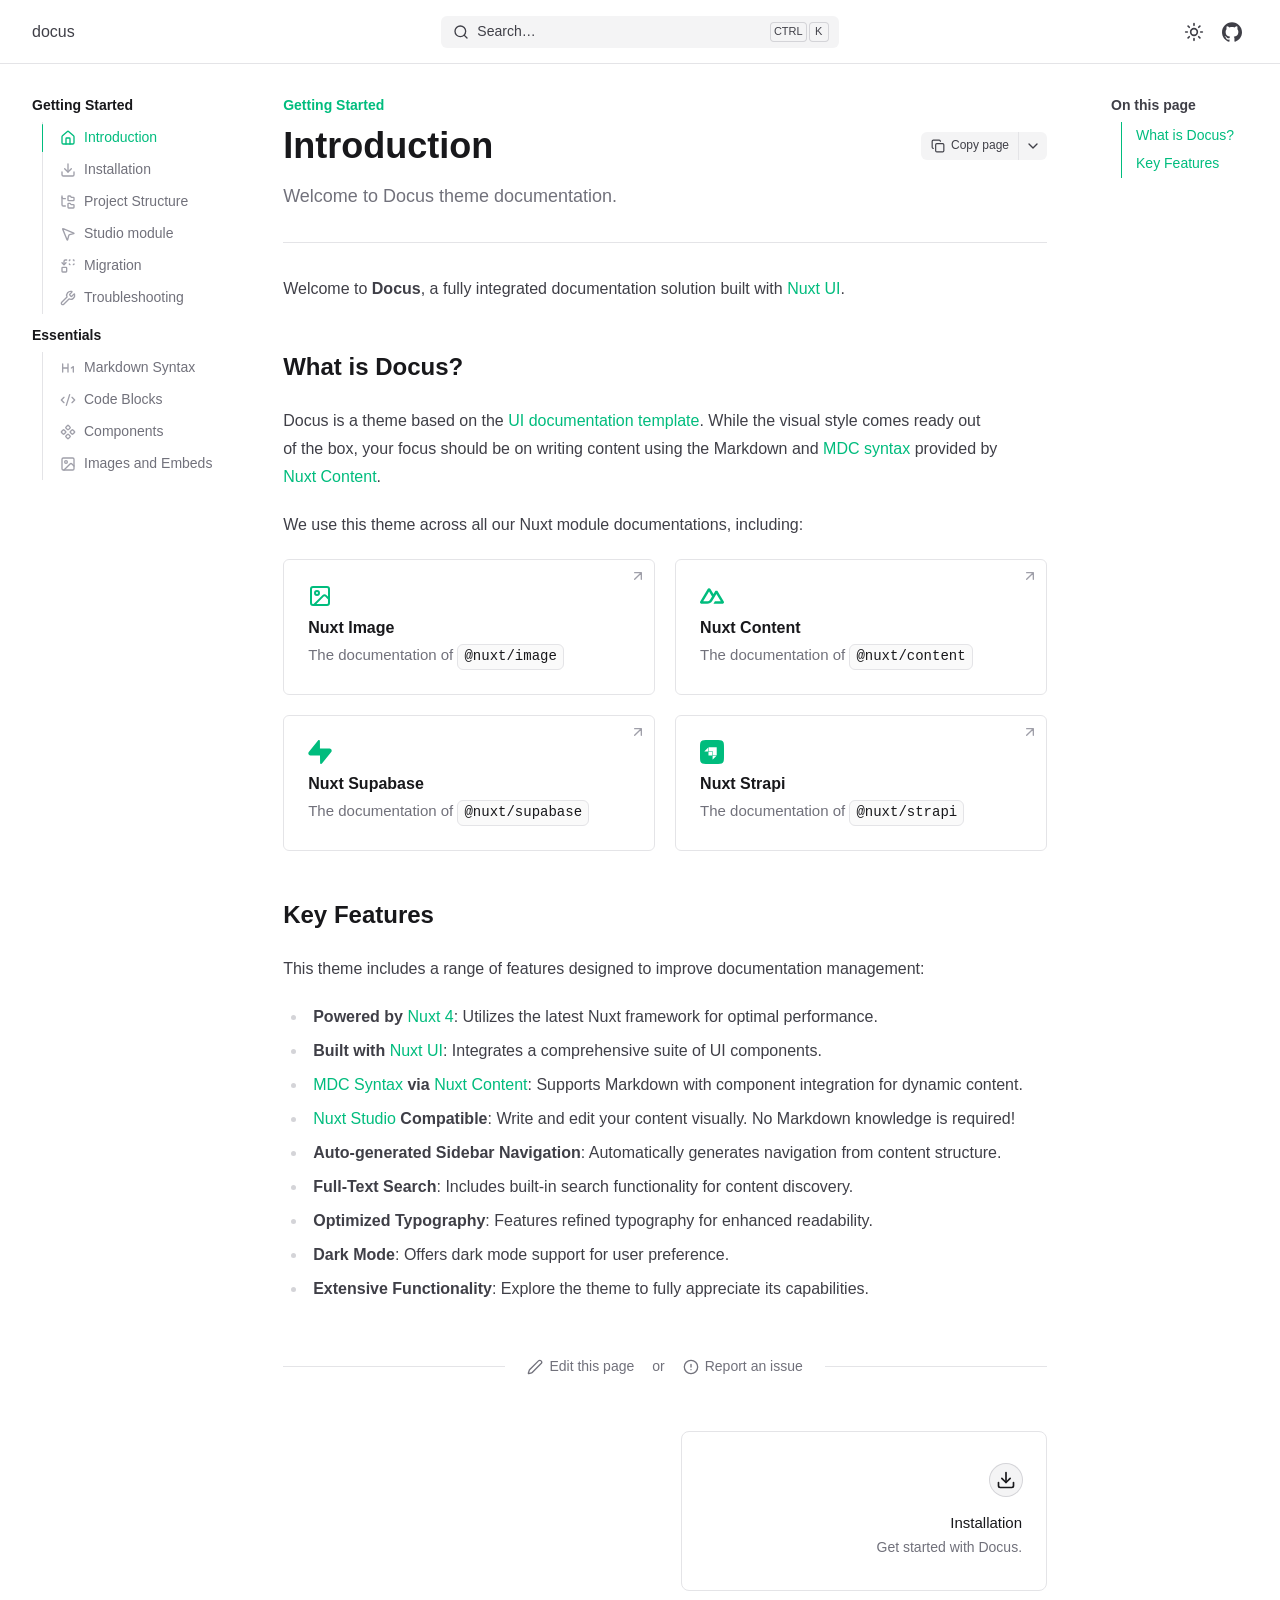
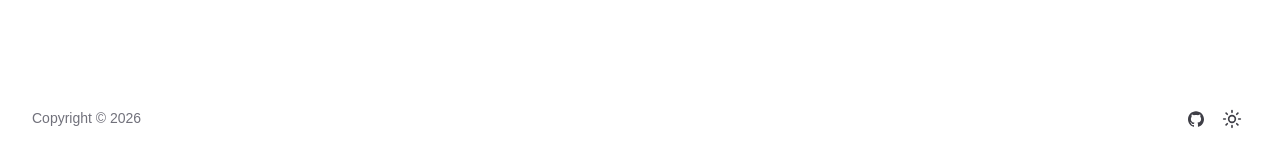
<file: getting-started/introduction.html>
<!DOCTYPE html><html  lang="en" dir="ltr"><head><meta charset="utf-8"><meta name="viewport" content="width=device-width, initial-scale=1"><title>Introduction - docus</title><script type="importmap">{"imports":{"#entry":"/_nuxt/B9lbzf56.js"}}</script><meta name="twitter:card" content="summary_large_image"><meta name="twitter:image" content="/_og/s/c_Docs,headline_Getting+Started,title_Introduction,description_Discover+how+to+create+manage+and+publish+documentation+effortlessly+with+Docus.,p_Ii9nZXR0aW5nLXN0YXJ0ZWQvaW50cm9kdWN0aW9uIg.png"><meta name="twitter:image:src" content="/_og/s/c_Docs,headline_Getting+Started,title_Introduction,description_Discover+how+to+create+manage+and+publish+documentation+effortlessly+with+Docus.,p_Ii9nZXR0aW5nLXN0YXJ0ZWQvaW50cm9kdWN0aW9uIg.png"><meta property="og:image" content="/_og/s/c_Docs,headline_Getting+Started,title_Introduction,description_Discover+how+to+create+manage+and+publish+documentation+effortlessly+with+Docus.,p_Ii9nZXR0aW5nLXN0YXJ0ZWQvaW50cm9kdWN0aW9uIg.png"><meta property="og:image:type" content="image/png"><meta property="og:image:width" content="1200"><meta name="twitter:image:width" content="1200"><meta property="og:image:height" content="600"><meta name="twitter:image:height" content="600"><style id="nuxt-ui-colors">@layer theme {
  :root, :host {
  --ui-color-primary-50: var(--color-emerald-50, oklch(97.9% 0.021 166.113));
  --ui-color-primary-100: var(--color-emerald-100, oklch(95% 0.052 163.051));
  --ui-color-primary-200: var(--color-emerald-200, oklch(90.5% 0.093 164.15));
  --ui-color-primary-300: var(--color-emerald-300, oklch(84.5% 0.143 164.978));
  --ui-color-primary-400: var(--color-emerald-400, oklch(76.5% 0.177 163.223));
  --ui-color-primary-500: var(--color-emerald-500, oklch(69.6% 0.17 162.48));
  --ui-color-primary-600: var(--color-emerald-600, oklch(59.6% 0.145 163.225));
  --ui-color-primary-700: var(--color-emerald-700, oklch(50.8% 0.118 165.612));
  --ui-color-primary-800: var(--color-emerald-800, oklch(43.2% 0.095 166.913));
  --ui-color-primary-900: var(--color-emerald-900, oklch(37.8% 0.077 168.94));
  --ui-color-primary-950: var(--color-emerald-950, oklch(26.2% 0.051 172.552));
  --ui-color-secondary-50: var(--color-blue-50, oklch(97% 0.014 254.604));
  --ui-color-secondary-100: var(--color-blue-100, oklch(93.2% 0.032 255.585));
  --ui-color-secondary-200: var(--color-blue-200, oklch(88.2% 0.059 254.128));
  --ui-color-secondary-300: var(--color-blue-300, oklch(80.9% 0.105 251.813));
  --ui-color-secondary-400: var(--color-blue-400, oklch(70.7% 0.165 254.624));
  --ui-color-secondary-500: var(--color-blue-500, oklch(62.3% 0.214 259.815));
  --ui-color-secondary-600: var(--color-blue-600, oklch(54.6% 0.245 262.881));
  --ui-color-secondary-700: var(--color-blue-700, oklch(48.8% 0.243 264.376));
  --ui-color-secondary-800: var(--color-blue-800, oklch(42.4% 0.199 265.638));
  --ui-color-secondary-900: var(--color-blue-900, oklch(37.9% 0.146 265.522));
  --ui-color-secondary-950: var(--color-blue-950, oklch(28.2% 0.091 267.935));
  --ui-color-success-50: var(--color-green-50, oklch(98.2% 0.018 155.826));
  --ui-color-success-100: var(--color-green-100, oklch(96.2% 0.044 156.743));
  --ui-color-success-200: var(--color-green-200, oklch(92.5% 0.084 155.995));
  --ui-color-success-300: var(--color-green-300, oklch(87.1% 0.15 154.449));
  --ui-color-success-400: var(--color-green-400, oklch(79.2% 0.209 151.711));
  --ui-color-success-500: var(--color-green-500, oklch(72.3% 0.219 149.579));
  --ui-color-success-600: var(--color-green-600, oklch(62.7% 0.194 149.214));
  --ui-color-success-700: var(--color-green-700, oklch(52.7% 0.154 150.069));
  --ui-color-success-800: var(--color-green-800, oklch(44.8% 0.119 151.328));
  --ui-color-success-900: var(--color-green-900, oklch(39.3% 0.095 152.535));
  --ui-color-success-950: var(--color-green-950, oklch(26.6% 0.065 152.934));
  --ui-color-info-50: var(--color-blue-50, oklch(97% 0.014 254.604));
  --ui-color-info-100: var(--color-blue-100, oklch(93.2% 0.032 255.585));
  --ui-color-info-200: var(--color-blue-200, oklch(88.2% 0.059 254.128));
  --ui-color-info-300: var(--color-blue-300, oklch(80.9% 0.105 251.813));
  --ui-color-info-400: var(--color-blue-400, oklch(70.7% 0.165 254.624));
  --ui-color-info-500: var(--color-blue-500, oklch(62.3% 0.214 259.815));
  --ui-color-info-600: var(--color-blue-600, oklch(54.6% 0.245 262.881));
  --ui-color-info-700: var(--color-blue-700, oklch(48.8% 0.243 264.376));
  --ui-color-info-800: var(--color-blue-800, oklch(42.4% 0.199 265.638));
  --ui-color-info-900: var(--color-blue-900, oklch(37.9% 0.146 265.522));
  --ui-color-info-950: var(--color-blue-950, oklch(28.2% 0.091 267.935));
  --ui-color-warning-50: var(--color-yellow-50, oklch(98.7% 0.026 102.212));
  --ui-color-warning-100: var(--color-yellow-100, oklch(97.3% 0.071 103.193));
  --ui-color-warning-200: var(--color-yellow-200, oklch(94.5% 0.129 101.54));
  --ui-color-warning-300: var(--color-yellow-300, oklch(90.5% 0.182 98.111));
  --ui-color-warning-400: var(--color-yellow-400, oklch(85.2% 0.199 91.936));
  --ui-color-warning-500: var(--color-yellow-500, oklch(79.5% 0.184 86.047));
  --ui-color-warning-600: var(--color-yellow-600, oklch(68.1% 0.162 75.834));
  --ui-color-warning-700: var(--color-yellow-700, oklch(55.4% 0.135 66.442));
  --ui-color-warning-800: var(--color-yellow-800, oklch(47.6% 0.114 61.907));
  --ui-color-warning-900: var(--color-yellow-900, oklch(42.1% 0.095 57.708));
  --ui-color-warning-950: var(--color-yellow-950, oklch(28.6% 0.066 53.813));
  --ui-color-error-50: var(--color-red-50, oklch(97.1% 0.013 17.38));
  --ui-color-error-100: var(--color-red-100, oklch(93.6% 0.032 17.717));
  --ui-color-error-200: var(--color-red-200, oklch(88.5% 0.062 18.334));
  --ui-color-error-300: var(--color-red-300, oklch(80.8% 0.114 19.571));
  --ui-color-error-400: var(--color-red-400, oklch(70.4% 0.191 22.216));
  --ui-color-error-500: var(--color-red-500, oklch(63.7% 0.237 25.331));
  --ui-color-error-600: var(--color-red-600, oklch(57.7% 0.245 27.325));
  --ui-color-error-700: var(--color-red-700, oklch(50.5% 0.213 27.518));
  --ui-color-error-800: var(--color-red-800, oklch(44.4% 0.177 26.899));
  --ui-color-error-900: var(--color-red-900, oklch(39.6% 0.141 25.723));
  --ui-color-error-950: var(--color-red-950, oklch(25.8% 0.092 26.042));
  --ui-color-neutral-50: var(--color-zinc-50, oklch(98.5% 0 none));
  --ui-color-neutral-100: var(--color-zinc-100, oklch(96.7% 0.001 286.375));
  --ui-color-neutral-200: var(--color-zinc-200, oklch(92% 0.004 286.32));
  --ui-color-neutral-300: var(--color-zinc-300, oklch(87.1% 0.006 286.286));
  --ui-color-neutral-400: var(--color-zinc-400, oklch(70.5% 0.015 286.067));
  --ui-color-neutral-500: var(--color-zinc-500, oklch(55.2% 0.016 285.938));
  --ui-color-neutral-600: var(--color-zinc-600, oklch(44.2% 0.017 285.786));
  --ui-color-neutral-700: var(--color-zinc-700, oklch(37% 0.013 285.805));
  --ui-color-neutral-800: var(--color-zinc-800, oklch(27.4% 0.006 286.033));
  --ui-color-neutral-900: var(--color-zinc-900, oklch(21% 0.006 285.885));
  --ui-color-neutral-950: var(--color-zinc-950, oklch(14.1% 0.005 285.823));
  }
  :root, :host, .light {
  --ui-primary: var(--ui-color-primary-500);
  --ui-secondary: var(--ui-color-secondary-500);
  --ui-success: var(--ui-color-success-500);
  --ui-info: var(--ui-color-info-500);
  --ui-warning: var(--ui-color-warning-500);
  --ui-error: var(--ui-color-error-500);
  }
  .dark {
  --ui-primary: var(--ui-color-primary-400);
  --ui-secondary: var(--ui-color-secondary-400);
  --ui-success: var(--ui-color-success-400);
  --ui-info: var(--ui-color-info-400);
  --ui-warning: var(--ui-color-warning-400);
  --ui-error: var(--ui-color-error-400);
  }
}</style><style>@media (width>=1024px){.docus-sub-header{--ui-header-height:112px}}</style><link rel="stylesheet" href="/_nuxt/entry.h21NOjNv.css" crossorigin><style>@layer base {:where(.i-lucide\:alert-circle){display:inline-block;width:1em;height:1em;background-color:currentColor;-webkit-mask-image:var(--svg);mask-image:var(--svg);-webkit-mask-repeat:no-repeat;mask-repeat:no-repeat;-webkit-mask-size:100% 100%;mask-size:100% 100%;--svg:url("data:image/svg+xml,%3Csvg xmlns='http://www.w3.org/2000/svg' viewBox='0 0 24 24' width='24' height='24'%3E%3Cg fill='none' stroke='black' stroke-linecap='round' stroke-linejoin='round' stroke-width='2'%3E%3Ccircle cx='12' cy='12' r='10'/%3E%3Cpath d='M12 8v4m0 4h.01'/%3E%3C/g%3E%3C/svg%3E")}:where(.i-lucide\:arrow-up-right){display:inline-block;width:1em;height:1em;background-color:currentColor;-webkit-mask-image:var(--svg);mask-image:var(--svg);-webkit-mask-repeat:no-repeat;mask-repeat:no-repeat;-webkit-mask-size:100% 100%;mask-size:100% 100%;--svg:url("data:image/svg+xml,%3Csvg xmlns='http://www.w3.org/2000/svg' viewBox='0 0 24 24' width='24' height='24'%3E%3Cpath fill='none' stroke='black' stroke-linecap='round' stroke-linejoin='round' stroke-width='2' d='M7 7h10v10M7 17L17 7'/%3E%3C/svg%3E")}:where(.i-lucide\:chevron-down){display:inline-block;width:1em;height:1em;background-color:currentColor;-webkit-mask-image:var(--svg);mask-image:var(--svg);-webkit-mask-repeat:no-repeat;mask-repeat:no-repeat;-webkit-mask-size:100% 100%;mask-size:100% 100%;--svg:url("data:image/svg+xml,%3Csvg xmlns='http://www.w3.org/2000/svg' viewBox='0 0 24 24' width='24' height='24'%3E%3Cpath fill='none' stroke='black' stroke-linecap='round' stroke-linejoin='round' stroke-width='2' d='m6 9l6 6l6-6'/%3E%3C/svg%3E")}:where(.i-lucide\:code-xml){display:inline-block;width:1em;height:1em;background-color:currentColor;-webkit-mask-image:var(--svg);mask-image:var(--svg);-webkit-mask-repeat:no-repeat;mask-repeat:no-repeat;-webkit-mask-size:100% 100%;mask-size:100% 100%;--svg:url("data:image/svg+xml,%3Csvg xmlns='http://www.w3.org/2000/svg' viewBox='0 0 24 24' width='24' height='24'%3E%3Cpath fill='none' stroke='black' stroke-linecap='round' stroke-linejoin='round' stroke-width='2' d='m18 16l4-4l-4-4M6 8l-4 4l4 4m8.5-12l-5 16'/%3E%3C/svg%3E")}:where(.i-lucide\:component){display:inline-block;width:1em;height:1em;background-color:currentColor;-webkit-mask-image:var(--svg);mask-image:var(--svg);-webkit-mask-repeat:no-repeat;mask-repeat:no-repeat;-webkit-mask-size:100% 100%;mask-size:100% 100%;--svg:url("data:image/svg+xml,%3Csvg xmlns='http://www.w3.org/2000/svg' viewBox='0 0 24 24' width='24' height='24'%3E%3Cpath fill='none' stroke='black' stroke-linecap='round' stroke-linejoin='round' stroke-width='2' d='M15.536 11.293a1 1 0 0 0 0 1.414l2.376 2.377a1 1 0 0 0 1.414 0l2.377-2.377a1 1 0 0 0 0-1.414l-2.377-2.377a1 1 0 0 0-1.414 0zm-13.239 0a1 1 0 0 0 0 1.414l2.377 2.377a1 1 0 0 0 1.414 0l2.377-2.377a1 1 0 0 0 0-1.414L6.088 8.916a1 1 0 0 0-1.414 0zm6.619 6.619a1 1 0 0 0 0 1.415l2.377 2.376a1 1 0 0 0 1.414 0l2.377-2.376a1 1 0 0 0 0-1.415l-2.377-2.376a1 1 0 0 0-1.414 0zm0-13.238a1 1 0 0 0 0 1.414l2.377 2.376a1 1 0 0 0 1.414 0l2.377-2.376a1 1 0 0 0 0-1.414l-2.377-2.377a1 1 0 0 0-1.414 0z'/%3E%3C/svg%3E")}:where(.i-lucide\:copy){display:inline-block;width:1em;height:1em;background-color:currentColor;-webkit-mask-image:var(--svg);mask-image:var(--svg);-webkit-mask-repeat:no-repeat;mask-repeat:no-repeat;-webkit-mask-size:100% 100%;mask-size:100% 100%;--svg:url("data:image/svg+xml,%3Csvg xmlns='http://www.w3.org/2000/svg' viewBox='0 0 24 24' width='24' height='24'%3E%3Cg fill='none' stroke='black' stroke-linecap='round' stroke-linejoin='round' stroke-width='2'%3E%3Crect width='14' height='14' x='8' y='8' rx='2' ry='2'/%3E%3Cpath d='M4 16c-1.1 0-2-.9-2-2V4c0-1.1.9-2 2-2h10c1.1 0 2 .9 2 2'/%3E%3C/g%3E%3C/svg%3E")}:where(.i-lucide\:download){display:inline-block;width:1em;height:1em;background-color:currentColor;-webkit-mask-image:var(--svg);mask-image:var(--svg);-webkit-mask-repeat:no-repeat;mask-repeat:no-repeat;-webkit-mask-size:100% 100%;mask-size:100% 100%;--svg:url("data:image/svg+xml,%3Csvg xmlns='http://www.w3.org/2000/svg' viewBox='0 0 24 24' width='24' height='24'%3E%3Cg fill='none' stroke='black' stroke-linecap='round' stroke-linejoin='round' stroke-width='2'%3E%3Cpath d='M12 15V3m9 12v4a2 2 0 0 1-2 2H5a2 2 0 0 1-2-2v-4'/%3E%3Cpath d='m7 10l5 5l5-5'/%3E%3C/g%3E%3C/svg%3E")}:where(.i-lucide\:folder-tree){display:inline-block;width:1em;height:1em;background-color:currentColor;-webkit-mask-image:var(--svg);mask-image:var(--svg);-webkit-mask-repeat:no-repeat;mask-repeat:no-repeat;-webkit-mask-size:100% 100%;mask-size:100% 100%;--svg:url("data:image/svg+xml,%3Csvg xmlns='http://www.w3.org/2000/svg' viewBox='0 0 24 24' width='24' height='24'%3E%3Cg fill='none' stroke='black' stroke-linecap='round' stroke-linejoin='round' stroke-width='2'%3E%3Cpath d='M20 10a1 1 0 0 0 1-1V6a1 1 0 0 0-1-1h-2.5a1 1 0 0 1-.8-.4l-.9-1.2A1 1 0 0 0 15 3h-2a1 1 0 0 0-1 1v5a1 1 0 0 0 1 1Zm0 11a1 1 0 0 0 1-1v-3a1 1 0 0 0-1-1h-2.9a1 1 0 0 1-.88-.55l-.42-.85a1 1 0 0 0-.92-.6H13a1 1 0 0 0-1 1v5a1 1 0 0 0 1 1ZM3 5a2 2 0 0 0 2 2h3'/%3E%3Cpath d='M3 3v13a2 2 0 0 0 2 2h3'/%3E%3C/g%3E%3C/svg%3E")}:where(.i-lucide\:hash){display:inline-block;width:1em;height:1em;background-color:currentColor;-webkit-mask-image:var(--svg);mask-image:var(--svg);-webkit-mask-repeat:no-repeat;mask-repeat:no-repeat;-webkit-mask-size:100% 100%;mask-size:100% 100%;--svg:url("data:image/svg+xml,%3Csvg xmlns='http://www.w3.org/2000/svg' viewBox='0 0 24 24' width='24' height='24'%3E%3Cpath fill='none' stroke='black' stroke-linecap='round' stroke-linejoin='round' stroke-width='2' d='M4 9h16M4 15h16M10 3L8 21m8-18l-2 18'/%3E%3C/svg%3E")}:where(.i-lucide\:heading-1){display:inline-block;width:1em;height:1em;background-color:currentColor;-webkit-mask-image:var(--svg);mask-image:var(--svg);-webkit-mask-repeat:no-repeat;mask-repeat:no-repeat;-webkit-mask-size:100% 100%;mask-size:100% 100%;--svg:url("data:image/svg+xml,%3Csvg xmlns='http://www.w3.org/2000/svg' viewBox='0 0 24 24' width='24' height='24'%3E%3Cpath fill='none' stroke='black' stroke-linecap='round' stroke-linejoin='round' stroke-width='2' d='M4 12h8m-8 6V6m8 12V6m5 6l3-2v8'/%3E%3C/svg%3E")}:where(.i-lucide\:house){display:inline-block;width:1em;height:1em;background-color:currentColor;-webkit-mask-image:var(--svg);mask-image:var(--svg);-webkit-mask-repeat:no-repeat;mask-repeat:no-repeat;-webkit-mask-size:100% 100%;mask-size:100% 100%;--svg:url("data:image/svg+xml,%3Csvg xmlns='http://www.w3.org/2000/svg' viewBox='0 0 24 24' width='24' height='24'%3E%3Cg fill='none' stroke='black' stroke-linecap='round' stroke-linejoin='round' stroke-width='2'%3E%3Cpath d='M15 21v-8a1 1 0 0 0-1-1h-4a1 1 0 0 0-1 1v8'/%3E%3Cpath d='M3 10a2 2 0 0 1 .709-1.528l7-6a2 2 0 0 1 2.582 0l7 6A2 2 0 0 1 21 10v9a2 2 0 0 1-2 2H5a2 2 0 0 1-2-2z'/%3E%3C/g%3E%3C/svg%3E")}:where(.i-lucide\:image){display:inline-block;width:1em;height:1em;background-color:currentColor;-webkit-mask-image:var(--svg);mask-image:var(--svg);-webkit-mask-repeat:no-repeat;mask-repeat:no-repeat;-webkit-mask-size:100% 100%;mask-size:100% 100%;--svg:url("data:image/svg+xml,%3Csvg xmlns='http://www.w3.org/2000/svg' viewBox='0 0 24 24' width='24' height='24'%3E%3Cg fill='none' stroke='black' stroke-linecap='round' stroke-linejoin='round' stroke-width='2'%3E%3Crect width='18' height='18' x='3' y='3' rx='2' ry='2'/%3E%3Ccircle cx='9' cy='9' r='2'/%3E%3Cpath d='m21 15l-3.086-3.086a2 2 0 0 0-2.828 0L6 21'/%3E%3C/g%3E%3C/svg%3E")}:where(.i-lucide\:moon){display:inline-block;width:1em;height:1em;background-color:currentColor;-webkit-mask-image:var(--svg);mask-image:var(--svg);-webkit-mask-repeat:no-repeat;mask-repeat:no-repeat;-webkit-mask-size:100% 100%;mask-size:100% 100%;--svg:url("data:image/svg+xml,%3Csvg xmlns='http://www.w3.org/2000/svg' viewBox='0 0 24 24' width='24' height='24'%3E%3Cpath fill='none' stroke='black' stroke-linecap='round' stroke-linejoin='round' stroke-width='2' d='M20.985 12.486a9 9 0 1 1-9.473-9.472c.405-.022.617.46.402.803a6 6 0 0 0 8.268 8.268c.344-.215.825-.004.803.401'/%3E%3C/svg%3E")}:where(.i-lucide\:mouse-pointer-2){display:inline-block;width:1em;height:1em;background-color:currentColor;-webkit-mask-image:var(--svg);mask-image:var(--svg);-webkit-mask-repeat:no-repeat;mask-repeat:no-repeat;-webkit-mask-size:100% 100%;mask-size:100% 100%;--svg:url("data:image/svg+xml,%3Csvg xmlns='http://www.w3.org/2000/svg' viewBox='0 0 24 24' width='24' height='24'%3E%3Cpath fill='none' stroke='black' stroke-linecap='round' stroke-linejoin='round' stroke-width='2' d='M4.037 4.688a.495.495 0 0 1 .651-.651l16 6.5a.5.5 0 0 1-.063.947l-6.124 1.58a2 2 0 0 0-1.438 1.435l-1.579 6.126a.5.5 0 0 1-.947.063z'/%3E%3C/svg%3E")}:where(.i-lucide\:pen){display:inline-block;width:1em;height:1em;background-color:currentColor;-webkit-mask-image:var(--svg);mask-image:var(--svg);-webkit-mask-repeat:no-repeat;mask-repeat:no-repeat;-webkit-mask-size:100% 100%;mask-size:100% 100%;--svg:url("data:image/svg+xml,%3Csvg xmlns='http://www.w3.org/2000/svg' viewBox='0 0 24 24' width='24' height='24'%3E%3Cpath fill='none' stroke='black' stroke-linecap='round' stroke-linejoin='round' stroke-width='2' d='M21.174 6.812a1 1 0 0 0-3.986-3.987L3.842 16.174a2 2 0 0 0-.5.83l-1.321 4.352a.5.5 0 0 0 .623.622l4.353-1.32a2 2 0 0 0 .83-.497z'/%3E%3C/svg%3E")}:where(.i-lucide\:replace){display:inline-block;width:1em;height:1em;background-color:currentColor;-webkit-mask-image:var(--svg);mask-image:var(--svg);-webkit-mask-repeat:no-repeat;mask-repeat:no-repeat;-webkit-mask-size:100% 100%;mask-size:100% 100%;--svg:url("data:image/svg+xml,%3Csvg xmlns='http://www.w3.org/2000/svg' viewBox='0 0 24 24' width='24' height='24'%3E%3Cg fill='none' stroke='black' stroke-linecap='round' stroke-linejoin='round' stroke-width='2'%3E%3Cpath d='M14 4a1 1 0 0 1 1-1m0 7a1 1 0 0 1-1-1m7-5a1 1 0 0 0-1-1m1 6a1 1 0 0 1-1 1M3 7l3 3l3-3'/%3E%3Cpath d='M6 10V5a2 2 0 0 1 2-2h2'/%3E%3Crect width='7' height='7' x='3' y='14' rx='1'/%3E%3C/g%3E%3C/svg%3E")}:where(.i-lucide\:search){display:inline-block;width:1em;height:1em;background-color:currentColor;-webkit-mask-image:var(--svg);mask-image:var(--svg);-webkit-mask-repeat:no-repeat;mask-repeat:no-repeat;-webkit-mask-size:100% 100%;mask-size:100% 100%;--svg:url("data:image/svg+xml,%3Csvg xmlns='http://www.w3.org/2000/svg' viewBox='0 0 24 24' width='24' height='24'%3E%3Cg fill='none' stroke='black' stroke-linecap='round' stroke-linejoin='round' stroke-width='2'%3E%3Cpath d='m21 21l-4.34-4.34'/%3E%3Ccircle cx='11' cy='11' r='8'/%3E%3C/g%3E%3C/svg%3E")}:where(.i-lucide\:sun){display:inline-block;width:1em;height:1em;background-color:currentColor;-webkit-mask-image:var(--svg);mask-image:var(--svg);-webkit-mask-repeat:no-repeat;mask-repeat:no-repeat;-webkit-mask-size:100% 100%;mask-size:100% 100%;--svg:url("data:image/svg+xml,%3Csvg xmlns='http://www.w3.org/2000/svg' viewBox='0 0 24 24' width='24' height='24'%3E%3Cg fill='none' stroke='black' stroke-linecap='round' stroke-linejoin='round' stroke-width='2'%3E%3Ccircle cx='12' cy='12' r='4'/%3E%3Cpath d='M12 2v2m0 16v2M4.93 4.93l1.41 1.41m11.32 11.32l1.41 1.41M2 12h2m16 0h2M6.34 17.66l-1.41 1.41M19.07 4.93l-1.41 1.41'/%3E%3C/g%3E%3C/svg%3E")}:where(.i-lucide\:wrench){display:inline-block;width:1em;height:1em;background-color:currentColor;-webkit-mask-image:var(--svg);mask-image:var(--svg);-webkit-mask-repeat:no-repeat;mask-repeat:no-repeat;-webkit-mask-size:100% 100%;mask-size:100% 100%;--svg:url("data:image/svg+xml,%3Csvg xmlns='http://www.w3.org/2000/svg' viewBox='0 0 24 24' width='24' height='24'%3E%3Cpath fill='none' stroke='black' stroke-linecap='round' stroke-linejoin='round' stroke-width='2' d='M14.7 6.3a1 1 0 0 0 0 1.4l1.6 1.6a1 1 0 0 0 1.4 0l3.106-3.105c.32-.322.863-.22.983.218a6 6 0 0 1-8.259 7.057l-7.91 7.91a1 1 0 0 1-2.999-3l7.91-7.91a6 6 0 0 1 7.057-8.259c.438.12.54.662.219.984z'/%3E%3C/svg%3E")}:where(.i-simple-icons\:github){display:inline-block;width:1em;height:1em;background-color:currentColor;-webkit-mask-image:var(--svg);mask-image:var(--svg);-webkit-mask-repeat:no-repeat;mask-repeat:no-repeat;-webkit-mask-size:100% 100%;mask-size:100% 100%;--svg:url("data:image/svg+xml,%3Csvg xmlns='http://www.w3.org/2000/svg' viewBox='0 0 24 24' width='24' height='24'%3E%3Cpath fill='black' d='M12 .297c-6.63 0-12 5.373-12 12c0 5.303 3.438 9.8 8.205 11.385c.6.113.82-.258.82-.577c0-.285-.01-1.04-.015-2.04c-3.338.724-4.042-1.61-4.042-1.61C4.422 18.07 3.633 17.7 3.633 17.7c-1.087-.744.084-.729.084-.729c1.205.084 1.838 1.236 1.838 1.236c1.07 1.835 2.809 1.305 3.495.998c.108-.776.417-1.305.76-1.605c-2.665-.3-5.466-1.332-5.466-5.93c0-1.31.465-2.38 1.235-3.22c-.135-.303-.54-1.523.105-3.176c0 0 1.005-.322 3.3 1.23c.96-.267 1.98-.399 3-.405c1.02.006 2.04.138 3 .405c2.28-1.552 3.285-1.23 3.285-1.23c.645 1.653.24 2.873.12 3.176c.765.84 1.23 1.91 1.23 3.22c0 4.61-2.805 5.625-5.475 5.92c.42.36.81 1.096.81 2.22c0 1.606-.015 2.896-.015 3.286c0 .315.21.69.825.57C20.565 22.092 24 17.592 24 12.297c0-6.627-5.373-12-12-12'/%3E%3C/svg%3E")}:where(.i-simple-icons\:nuxtdotjs){display:inline-block;width:1em;height:1em;background-color:currentColor;-webkit-mask-image:var(--svg);mask-image:var(--svg);-webkit-mask-repeat:no-repeat;mask-repeat:no-repeat;-webkit-mask-size:100% 100%;mask-size:100% 100%;--svg:url("data:image/svg+xml,%3Csvg xmlns='http://www.w3.org/2000/svg' viewBox='0 0 24 24' width='24' height='24'%3E%3Cpath fill='black' d='M13.464 19.83h8.922c.283 0 .562-.073.807-.21a1.6 1.6 0 0 0 .591-.574a1.53 1.53 0 0 0 .216-.783a1.53 1.53 0 0 0-.217-.782L17.792 7.414a1.6 1.6 0 0 0-.591-.573a1.65 1.65 0 0 0-.807-.21c-.283 0-.562.073-.807.21a1.6 1.6 0 0 0-.59.573L13.463 9.99L10.47 4.953a1.6 1.6 0 0 0-.591-.573a1.65 1.65 0 0 0-.807-.21c-.284 0-.562.073-.807.21a1.6 1.6 0 0 0-.591.573L.216 17.481a1.53 1.53 0 0 0-.217.782c0 .275.074.545.216.783a1.6 1.6 0 0 0 .59.574c.246.137.525.21.808.21h5.6c2.22 0 3.856-.946 4.982-2.79l2.733-4.593l1.464-2.457l4.395 7.382h-5.859Zm-6.341-2.46l-3.908-.002l5.858-9.842l2.923 4.921l-1.957 3.29c-.748 1.196-1.597 1.632-2.916 1.632'/%3E%3C/svg%3E")}:where(.i-simple-icons\:strapi){display:inline-block;width:1em;height:1em;background-color:currentColor;-webkit-mask-image:var(--svg);mask-image:var(--svg);-webkit-mask-repeat:no-repeat;mask-repeat:no-repeat;-webkit-mask-size:100% 100%;mask-size:100% 100%;--svg:url("data:image/svg+xml,%3Csvg xmlns='http://www.w3.org/2000/svg' viewBox='0 0 24 24' width='24' height='24'%3E%3Cpath fill='black' d='M8.32 0c-3.922 0-5.882 0-7.1 1.219C0 2.438 0 4.399 0 8.32v7.36c0 3.922 0 5.882 1.219 7.101S4.399 24 8.32 24h7.36c3.922 0 5.882 0 7.101-1.219S24 19.601 24 15.68V8.32c0-3.922 0-5.882-1.219-7.101S19.601 0 15.68 0zm.41 7.28h7.83a.16.16 0 0 1 .16.16v7.83h-3.87v-3.71a.41.41 0 0 0-.313-.398l-.086-.012h-3.72zm-.5.25v3.87H4.553a.08.08 0 0 1-.057-.136L8.23 7.529zm.25 4.12h3.87v3.87H8.64a.16.16 0 0 1-.16-.16zm4.12 4.12h3.87l-3.734 3.734a.08.08 0 0 1-.136-.057z'/%3E%3C/svg%3E")}:where(.i-simple-icons\:supabase){display:inline-block;width:1em;height:1em;background-color:currentColor;-webkit-mask-image:var(--svg);mask-image:var(--svg);-webkit-mask-repeat:no-repeat;mask-repeat:no-repeat;-webkit-mask-size:100% 100%;mask-size:100% 100%;--svg:url("data:image/svg+xml,%3Csvg xmlns='http://www.w3.org/2000/svg' viewBox='0 0 24 24' width='24' height='24'%3E%3Cpath fill='black' d='M11.9 1.036c-.015-.986-1.26-1.41-1.874-.637L.764 12.05C-.33 13.427.65 15.455 2.409 15.455h9.579l.113 7.51c.014.985 1.259 1.408 1.873.636l9.262-11.653c1.093-1.375.113-3.403-1.645-3.403h-9.642z'/%3E%3C/svg%3E")}}</style><link rel="preload" as="fetch" crossorigin="anonymous" href="/getting-started/introduction/_payload.json?_b=277f5c53-0963-49ba-93de-ae0057838db1"><link rel="modulepreload" as="script" crossorigin href="/_nuxt/B9lbzf56.js"><link rel="modulepreload" as="script" crossorigin href="/_nuxt/DK3Fl9T5.js"><link rel="modulepreload" as="script" crossorigin href="/_nuxt/BnIqudnE.js"><link rel="modulepreload" as="script" crossorigin href="/_nuxt/B4b-2GOK.js"><link rel="modulepreload" as="script" crossorigin href="/_nuxt/BTaPj8Qm.js"><link rel="modulepreload" as="script" crossorigin href="/_nuxt/UUTXwAs7.js"><link rel="modulepreload" as="script" crossorigin href="/_nuxt/CRca1Lzq.js"><link rel="modulepreload" as="script" crossorigin href="/_nuxt/DMxBbqNJ.js"><link rel="modulepreload" as="script" crossorigin href="/_nuxt/BW3xJdEx.js"><link rel="modulepreload" as="script" crossorigin href="/_nuxt/C6ecPzoI.js"><link rel="modulepreload" as="script" crossorigin href="/_nuxt/DsRkfs10.js"><link rel="modulepreload" as="script" crossorigin href="/_nuxt/BnDTbt6S.js"><link rel="modulepreload" as="script" crossorigin href="/_nuxt/D3sCn5nT.js"><link rel="modulepreload" as="script" crossorigin href="/_nuxt/Da8k-3Zu.js"><link rel="modulepreload" as="script" crossorigin href="/_nuxt/CUsy3pGw.js"><link rel="modulepreload" as="script" crossorigin href="/_nuxt/C5iYBxsE.js"><link rel="modulepreload" as="script" crossorigin href="/_nuxt/IKqwN-GS.js"><link rel="modulepreload" as="script" crossorigin href="/_nuxt/BO2KdNVx.js"><link rel="modulepreload" as="script" crossorigin href="/_nuxt/I7DaeIW5.js"><link rel="modulepreload" as="script" crossorigin href="/_nuxt/D_eZxFIZ.js"><link rel="modulepreload" as="script" crossorigin href="/_nuxt/DR4ogerT.js"><link rel="modulepreload" as="script" crossorigin href="/_nuxt/CiFHdpGV.js"><link rel="modulepreload" as="script" crossorigin href="/_nuxt/kVB535QO.js"><link rel="modulepreload" as="script" crossorigin href="/_nuxt/CJVMGqd_.js"><link rel="modulepreload" as="script" crossorigin href="/_nuxt/DHihWhf5.js"><link rel="modulepreload" as="script" crossorigin href="/_nuxt/PhnYWesM.js"><link rel="modulepreload" as="script" crossorigin href="/_nuxt/COP710bM.js"><link rel="modulepreload" as="script" crossorigin href="/_nuxt/CidfGKpp.js"><link rel="modulepreload" as="script" crossorigin href="/_nuxt/grJEbbkt.js"><link rel="modulepreload" as="script" crossorigin href="/_nuxt/D54ViKA5.js"><link rel="modulepreload" as="script" crossorigin href="/_nuxt/CRFiLlpf.js"><link rel="modulepreload" as="script" crossorigin href="/_nuxt/CAJCSsim.js"><link rel="modulepreload" as="script" crossorigin href="/_nuxt/CGxMLbHi.js"><link rel="modulepreload" as="script" crossorigin href="/_nuxt/DjR-vcJQ2.js"><link rel="modulepreload" as="script" crossorigin href="/_nuxt/C-TW1jYv.js"><link rel="modulepreload" as="script" crossorigin href="/_nuxt/DwDorq67.js"><link rel="modulepreload" as="script" crossorigin href="/_nuxt/Bk3ItCRu2.js"><link rel="modulepreload" as="script" crossorigin href="/_nuxt/BWWpDF4H2.js"><link rel="modulepreload" as="script" crossorigin href="/_nuxt/CGpJs-Wj2.js"><link rel="modulepreload" as="script" crossorigin href="/_nuxt/gtiopLMl2.js"><link rel="modulepreload" as="script" crossorigin href="/_nuxt/C83kraeH2.js"><link rel="modulepreload" as="script" crossorigin href="/_nuxt/B50arVJP2.js"><link rel="modulepreload" as="script" crossorigin href="/_nuxt/Bh7ZZu1o2.js"><link rel="modulepreload" as="script" crossorigin href="/_nuxt/C2ph9efA2.js"><link rel="modulepreload" as="script" crossorigin href="/_nuxt/BQfQ2Yay2.js"><link rel="modulepreload" as="script" crossorigin href="/_nuxt/DCR0FqCk2.js"><link rel="modulepreload" as="script" crossorigin href="/_nuxt/CMqGsRFn2.js"><link rel="modulepreload" as="script" crossorigin href="/_nuxt/BDNMzG2s2.js"><link rel="modulepreload" as="script" crossorigin href="/_nuxt/ClhgfGV92.js"><link rel="modulepreload" as="script" crossorigin href="/_nuxt/FVGV5NHN2.js"><link rel="modulepreload" as="script" crossorigin href="/_nuxt/bPd01KOl2.js"><link rel="modulepreload" as="script" crossorigin href="/_nuxt/CM6e0Upa2.js"><link rel="modulepreload" as="script" crossorigin href="/_nuxt/DVsNApLL2.js"><link rel="modulepreload" as="script" crossorigin href="/_nuxt/BLxNoijs2.js"><link rel="modulepreload" as="script" crossorigin href="/_nuxt/C1bRDCMr2.js"><link rel="modulepreload" as="script" crossorigin href="/_nuxt/CO8iwSFC2.js"><link rel="modulepreload" as="script" crossorigin href="/_nuxt/CevO9L6z2.js"><link rel="modulepreload" as="script" crossorigin href="/_nuxt/BbzTVBes2.js"><link rel="modulepreload" as="script" crossorigin href="/_nuxt/DOVquImQ.js"><link rel="modulepreload" as="script" crossorigin href="/_nuxt/BuAkcpTI.js"><link rel="modulepreload" as="script" crossorigin href="/_nuxt/CE1yRbsa.js"><link rel="modulepreload" as="script" crossorigin href="/_nuxt/CivEkGqN2.js"><link rel="modulepreload" as="script" crossorigin href="/_nuxt/BLc_3imB.js"><link rel="modulepreload" as="script" crossorigin href="/_nuxt/B5nuPaFB.js"><link rel="modulepreload" as="script" crossorigin href="/_nuxt/BhAvssYz.js"><link rel="modulepreload" as="script" crossorigin href="/_nuxt/C_NA3Yh4.js"><link rel="modulepreload" as="script" crossorigin href="/_nuxt/DgvddNDn.js"><link rel="modulepreload" as="script" crossorigin href="/_nuxt/DsXvk_li2.js"><link rel="modulepreload" as="script" crossorigin href="/_nuxt/D5yYlM_u.js"><script type="module" src="/_nuxt/B9lbzf56.js" crossorigin></script><link rel="prefetch" as="script" crossorigin href="/_nuxt/B_wdeZ1l2.js"><link rel="prefetch" as="script" crossorigin href="/_nuxt/nV74OeWa2.js"><link rel="prefetch" as="script" crossorigin href="/_nuxt/CgYt7o082.js"><link rel="prefetch" as="script" crossorigin href="/_nuxt/D3ZPyNEe2.js"><link rel="prefetch" as="script" crossorigin href="/_nuxt/BcFuUm6Z2.js"><link rel="prefetch" as="script" crossorigin href="/_nuxt/ANU92Hpt2.js"><link rel="prefetch" as="script" crossorigin href="/_nuxt/DzjTih-Z2.js"><link rel="prefetch" as="script" crossorigin href="/_nuxt/Bi34hmG82.js"><link rel="prefetch" as="script" crossorigin href="/_nuxt/DpM_S53U.js"><link rel="prefetch" as="script" crossorigin href="/_nuxt/DDZGrv7b.js"><link rel="prefetch" as="script" crossorigin href="/_nuxt/D5oQE1W8.js"><link rel="prefetch" as="script" crossorigin href="/_nuxt/BL82z0NS.js"><link rel="prefetch" as="script" crossorigin href="/_nuxt/DCoT7Sr_.js"><link rel="prefetch" as="script" crossorigin href="/_nuxt/DsSJFHi1.js"><link rel="prefetch" as="script" crossorigin href="/_nuxt/BsCyfkOX.js"><link rel="prefetch" as="script" crossorigin href="/_nuxt/G7s8ce7w.js"><link rel="prefetch" as="script" crossorigin href="/_nuxt/CLzTP2hO.js"><link rel="prefetch" as="script" crossorigin href="/_nuxt/BdFNi9_3.js"><link rel="prefetch" as="script" crossorigin href="/_nuxt/FGbEr4QG.js"><link rel="prefetch" as="script" crossorigin href="/_nuxt/DWs7fwl1.js"><link rel="prefetch" as="script" crossorigin href="/_nuxt/YJTUDbN7.js"><link rel="prefetch" as="script" crossorigin href="/_nuxt/DpRbRZbp.js"><link rel="prefetch" as="script" crossorigin href="/_nuxt/BcPTWBJS.js"><link rel="prefetch" as="script" crossorigin href="/_nuxt/Dg8IvygW.js"><link rel="prefetch" as="script" crossorigin href="/_nuxt/MNa6wb5p.js"><link rel="prefetch" as="script" crossorigin href="/_nuxt/Hvvb1luy.js"><link rel="prefetch" as="script" crossorigin href="/_nuxt/E1ZWY1j0.js"><link rel="prefetch" as="script" crossorigin href="/_nuxt/BIXjyMP2.js"><link rel="prefetch" as="script" crossorigin href="/_nuxt/CYf65hwX.js"><link rel="prefetch" as="script" crossorigin href="/_nuxt/Bwtok_F2.js"><link rel="prefetch" as="script" crossorigin href="/_nuxt/CdlkpNBg.js"><link rel="prefetch" as="script" crossorigin href="/_nuxt/CjEmpn_d.js"><link rel="prefetch" as="script" crossorigin href="/_nuxt/BW0KjuTv.js"><link rel="prefetch" as="script" crossorigin href="/_nuxt/DQhlUnmr.js"><link rel="prefetch" as="script" crossorigin href="/_nuxt/DsUZJkND.js"><link rel="prefetch" as="script" crossorigin href="/_nuxt/BK_zEO52.js"><link rel="prefetch" as="script" crossorigin href="/_nuxt/CxYsbiu6.js"><link rel="prefetch" as="script" crossorigin href="/_nuxt/BG_qmu3N.js"><link rel="prefetch" as="script" crossorigin href="/_nuxt/CWKs-dUP.js"><link rel="prefetch" as="script" crossorigin href="/_nuxt/Dp4ddNHL.js"><link rel="prefetch" as="script" crossorigin href="/_nuxt/KxW_jNlC.js"><link rel="prefetch" as="script" crossorigin href="/_nuxt/DL554jMH.js"><link rel="prefetch" as="script" crossorigin href="/_nuxt/DN0uZJg-.js"><link rel="prefetch" as="script" crossorigin href="/_nuxt/CZ5bty282.js"><link rel="prefetch" as="script" crossorigin href="/_nuxt/C-LNslzx.js"><link rel="prefetch" as="script" crossorigin href="/_nuxt/BBBXYRyE2.js"><link rel="prefetch" as="script" crossorigin href="/_nuxt/CNxmqupG2.js"><link rel="prefetch" as="script" crossorigin href="/_nuxt/BUe475kN2.js"><meta name="robots" content="index, follow, max-image-preview:large, max-snippet:-1, max-video-preview:-1"><link rel="icon" href="/favicon.ico"><meta name="description" content="Discover how to create, manage, and publish documentation effortlessly with Docus."><meta property="og:site_name" content="docus"><meta property="og:title" content="Introduction"><meta property="og:description" content="Discover how to create, manage, and publish documentation effortlessly with Docus."><meta property="og:type" content="article"><script>"use strict";(()=>{const o=window,e=document.documentElement,c=["dark","light"],s=getStorageValue("localStorage","nuxt-color-mode")||"system";let r=s==="system"?f():s;const l=e.getAttribute("data-color-mode-forced");l&&(r=l),i(r),o["__NUXT_COLOR_MODE__"]={preference:s,value:r,getColorScheme:f,addColorScheme:i,removeColorScheme:d};function i(t){const a=""+t+"",n="";e.classList?e.classList.add(a):e.className+=" "+a,n&&e.setAttribute("data-"+n,t)}function d(t){const a=""+t+"",n="";e.classList?e.classList.remove(a):e.className=e.className.replace(new RegExp(a,"g"),""),n&&e.removeAttribute("data-"+n)}function u(t){return o.matchMedia("(prefers-color-scheme"+t+")")}function f(){if(o.matchMedia&&u("").media!=="not all"){for(const t of c)if(u(":"+t).matches)return t}return"light"}})();function getStorageValue(o,e){switch(o){case"localStorage":try{return window.localStorage.getItem(e)}catch{return null}case"sessionStorage":try{return window.sessionStorage.getItem(e)}catch{return null}case"cookie":try{return getCookie(e)}catch{return null}default:return null}}function getCookie(o){const c=("; "+window.document.cookie).split("; "+o+"=");if(c.length===2){const s=c.pop();return s?s.split(";").shift():null}}</script></head><body><div id="__nuxt" class="isolate"><!--[--><!--[--><!--[--><!--[--><!--[--><div class="nuxt-loading-indicator" style="position:fixed;top:0;right:0;left:0;pointer-events:none;width:auto;height:3px;opacity:0;background:var(--ui-primary);background-size:0% auto;transform:scaleX(0%);transform-origin:left;transition:transform 0.1s, height 0.4s, opacity 0.4s;z-index:999999;"></div><div class="flex"><div class="flex-1 min-w-0"><!--[--><!----><!----><!----><header data-slot="root" class="bg-default/75 backdrop-blur border-b border-default h-(--ui-header-height) sticky top-0 z-50"><!--[--><!--]--><div class="w-full max-w-(--ui-container) mx-auto px-4 sm:px-6 lg:px-8 flex items-center justify-between gap-3 h-full" data-slot="container"><!--[--><div data-slot="left" class="lg:flex-1 flex items-center gap-1.5"><!----><!--[--><a href="/" class="" aria-label="docus"><span class="h-6 w-auto shrink-0">docus</span></a><!--]--></div><div data-slot="center" class="hidden lg:flex flex-1"><!--[--><!--[--><!----><button type="button" data-slot="base" class="rounded-md font-medium inline-flex items-center disabled:cursor-not-allowed aria-disabled:cursor-not-allowed disabled:opacity-75 aria-disabled:opacity-75 transition-colors px-2.5 py-1.5 text-sm gap-1.5 text-default bg-elevated hover:bg-accented/75 active:bg-accented/75 outline-inverted/25 focus-visible:outline-3 disabled:bg-elevated aria-disabled:bg-elevated w-full"><!--[--><!--[--><span class="iconify i-lucide:search shrink-0 size-4 mx-0.5" aria-hidden="true" style="" data-slot="leadingIcon"></span><!--]--><!--[--><span data-slot="label" class="truncate">Search…</span><!--]--><!--[--><div data-slot="trailing" class="hidden lg:flex items-center gap-0.5 ms-auto"><!--[--><!--[--><kbd class="inline-flex items-center justify-center px-1 rounded-sm font-medium font-sans uppercase h-5 min-w-[20px] text-[11px] ring ring-inset ring-accented text-default bg-elevated"><!--[--> <!--]--></kbd><kbd class="inline-flex items-center justify-center px-1 rounded-sm font-medium font-sans uppercase h-5 min-w-[20px] text-[11px] ring ring-inset ring-accented text-default bg-elevated"><!--[-->k<!--]--></kbd><!--]--><!--]--></div><!--]--><!--]--></button><!--]--><!--]--></div><div data-slot="right" class="flex items-center justify-end lg:flex-1 gap-1.5"><!--[--><div></div><!----><!----><!--[--><!----><button type="button" data-slot="base" aria-label="Search…" class="rounded-md font-medium inline-flex items-center disabled:cursor-not-allowed aria-disabled:cursor-not-allowed disabled:opacity-75 aria-disabled:opacity-75 transition-colors text-sm gap-1.5 text-default hover:bg-elevated active:bg-elevated outline-inverted/25 focus-visible:outline-3 hover:disabled:bg-transparent dark:hover:disabled:bg-transparent hover:aria-disabled:bg-transparent dark:hover:aria-disabled:bg-transparent p-1.5 lg:hidden"><!--[--><!--[--><span class="iconify i-lucide:search shrink-0 size-5" aria-hidden="true" style="" data-slot="leadingIcon"></span><!--]--><!--[--><span data-slot="label" class="truncate hidden">Search…</span><!--]--><!--[--><div data-slot="trailing" class="hidden items-center gap-0.5 ms-auto lg:hidden"><!--[--><!--[--><kbd class="inline-flex items-center justify-center px-1 rounded-sm font-medium font-sans uppercase h-5 min-w-[20px] text-[11px] ring ring-inset ring-accented text-default bg-elevated"><!--[--> <!--]--></kbd><kbd class="inline-flex items-center justify-center px-1 rounded-sm font-medium font-sans uppercase h-5 min-w-[20px] text-[11px] ring ring-inset ring-accented text-default bg-elevated"><!--[-->k<!--]--></kbd><!--]--><!--]--></div><!--]--><!--]--></button><!--]--><!--[--><div class="h-8 w-8 animate-pulse bg-neutral-200 dark:bg-neutral-800 rounded-md"></div><!--]--><!--[--><a href="https://github.com/juerock/docus-juerock" rel="noopener noreferrer" target="_blank" data-slot="base" aria-label="GitHub" class="rounded-md font-medium inline-flex items-center disabled:cursor-not-allowed aria-disabled:cursor-not-allowed disabled:opacity-75 aria-disabled:opacity-75 transition-colors text-sm gap-1.5 text-default hover:bg-elevated active:bg-elevated outline-inverted/25 focus-visible:outline-3 hover:disabled:bg-transparent dark:hover:disabled:bg-transparent hover:aria-disabled:bg-transparent dark:hover:aria-disabled:bg-transparent p-1.5"><!--[--><!--[--><span class="iconify i-simple-icons:github shrink-0 size-5" aria-hidden="true" style="" data-slot="leadingIcon"></span><!--]--><!--[--><!----><!--]--><!--[--><!----><!--]--><!--]--></a><!--]--><!--]--><!--[--><button type="button" data-slot="base" class="rounded-md font-medium inline-flex items-center disabled:cursor-not-allowed aria-disabled:cursor-not-allowed disabled:opacity-75 aria-disabled:opacity-75 transition-colors text-xs gap-1.5 text-default hover:bg-elevated active:bg-elevated outline-inverted/25 focus-visible:outline-3 hover:disabled:bg-transparent dark:hover:disabled:bg-transparent hover:aria-disabled:bg-transparent dark:hover:aria-disabled:bg-transparent p-1.5 -me-1.5 lg:hidden"><!--[--><!--[--><!----><!--]--><!--[--><svg xmlns="http://www.w3.org/2000/svg" class="size-5" viewBox="0 0 24 24" fill="none" stroke="currentColor" stroke-width="2" stroke-linecap="round" stroke-linejoin="round"><line x1="4" y1="6" x2="20" y2="6" class="outline-none"></line><line x1="4" y1="12" x2="20" y2="12" class="outline-none"></line><line x1="4" y1="18" x2="20" y2="18" class="outline-none"></line></svg><!--]--><!--[--><!----><!--]--><!--]--></button><!--]--></div><!--]--></div><!--[--><!--]--></header><!--[--><!----><!----><!--v-if--><!--]--><!--]--><main class="min-h-[calc(100vh-var(--ui-header-height))]"><!--[--><div class="w-full max-w-(--ui-container) mx-auto px-4 sm:px-6 lg:px-8"><!--[--><div data-slot="root" class="flex flex-col lg:grid lg:grid-cols-10 lg:gap-10"><aside data-slot="left" class="hidden overflow-y-auto lg:block lg:max-h-[calc(100vh-var(--ui-header-height))] lg:sticky lg:top-(--ui-header-height) py-8 lg:ps-4 lg:-ms-4 lg:pe-6.5 lg:col-span-2"><div data-slot="container" class="relative"><!----><!--[--><div></div><!--[--><!----><nav data-slot="root"><ul class="isolate -mx-2.5 -mt-1.5"><!--[--><!--[--><!--[--><li data-state="open" data-disabled data-orientation="vertical" data-slot="itemWithChildren" class="flex flex-col data-[state=open]:mb-1.5"><!--[--><!--[--><button type="button" aria-controls aria-expanded="true" data-state="open" data-disabled disabled id="reka-accordion-trigger-v-0-3-0" data-reka-collection-item aria-disabled="true" data-orientation="vertical" class="group relative w-full px-2.5 py-1.5 before:inset-y-px before:inset-x-0 flex items-center gap-1.5 text-sm before:absolute before:z-[-1] before:rounded-md focus:outline-none focus-visible:outline-none focus-visible:before:outline-3 before:outline-primary/25 text-muted font-semibold data-[state=open]:text-highlighted"><!--[--><!--[--><!--[--><!--[--><!----><!--]--><span data-slot="linkTitle" class="truncate"><!--[-->Getting Started<!--]--><!----></span><!----><!--]--><!--]--><!--]--></button><div role="region" aria-labelledby="reka-accordion-trigger-v-0-3-0" data-disabled data-orientation="vertical" style="--reka-accordion-content-width:var(--reka-collapsible-content-width);--reka-accordion-content-height:var(--reka-collapsible-content-height);--reka-collapsible-content-height:0px;--reka-collapsible-content-width:0px;" data-slot="content" class="data-[state=open]:animate-[accordion-down_200ms_ease-out] data-[state=closed]:animate-[accordion-up_200ms_ease-out] data-[state=closed]:overflow-hidden focus:outline-none" id="reka-collapsible-content-v-0-3-1"><!--[--><!--[--><!--[--><!----><ul data-slot="root" class="ms-5 border-s border-default"><!--[--><!--[--><!--[--><li data-slot="item" class="ps-1.5 -ms-px"><a href="/getting-started/introduction" data-slot="link" class="group relative w-full px-2.5 py-1.5 before:inset-y-px before:inset-x-0 flex items-center gap-1.5 text-sm before:absolute before:z-[-1] before:rounded-md focus:outline-none focus-visible:outline-none focus-visible:before:outline-3 before:outline-primary/25 font-medium after:absolute after:-start-1.5 after:inset-y-0.5 after:block after:w-px after:rounded-full after:transition-colors text-primary after:bg-primary"><!--[--><!--[--><!--[--><span class="iconify i-lucide:house shrink-0 size-4 mx-0.5 text-primary group-data-[state=open]:text-primary" aria-hidden="true" style="" data-slot="linkLeadingIcon"></span><!--]--><span data-slot="linkTitle" class="truncate"><!--[-->Introduction<!--]--><!----></span><!----><!--]--><!--]--></a></li><!--]--><!--[--><li data-slot="item" class="ps-1.5 -ms-px"><a href="/getting-started/installation" data-slot="link" class="group relative w-full px-2.5 py-1.5 before:inset-y-px before:inset-x-0 flex items-center gap-1.5 text-sm before:absolute before:z-[-1] before:rounded-md focus:outline-none focus-visible:outline-none focus-visible:before:outline-3 before:outline-primary/25 text-muted after:absolute after:-start-1.5 after:inset-y-0.5 after:block after:w-px after:rounded-full after:transition-colors hover:text-highlighted data-[state=open]:text-highlighted transition-colors"><!--[--><!--[--><!--[--><span class="iconify i-lucide:download shrink-0 size-4 mx-0.5 text-dimmed group-hover:text-default group-data-[state=open]:text-default transition-colors" aria-hidden="true" style="" data-slot="linkLeadingIcon"></span><!--]--><span data-slot="linkTitle" class="truncate"><!--[-->Installation<!--]--><!----></span><!----><!--]--><!--]--></a></li><!--]--><!--[--><li data-slot="item" class="ps-1.5 -ms-px"><a href="/getting-started/project-structure" data-slot="link" class="group relative w-full px-2.5 py-1.5 before:inset-y-px before:inset-x-0 flex items-center gap-1.5 text-sm before:absolute before:z-[-1] before:rounded-md focus:outline-none focus-visible:outline-none focus-visible:before:outline-3 before:outline-primary/25 text-muted after:absolute after:-start-1.5 after:inset-y-0.5 after:block after:w-px after:rounded-full after:transition-colors hover:text-highlighted data-[state=open]:text-highlighted transition-colors"><!--[--><!--[--><!--[--><span class="iconify i-lucide:folder-tree shrink-0 size-4 mx-0.5 text-dimmed group-hover:text-default group-data-[state=open]:text-default transition-colors" aria-hidden="true" style="" data-slot="linkLeadingIcon"></span><!--]--><span data-slot="linkTitle" class="truncate"><!--[-->Project Structure<!--]--><!----></span><!----><!--]--><!--]--></a></li><!--]--><!--[--><li data-slot="item" class="ps-1.5 -ms-px"><a href="/getting-started/studio" data-slot="link" class="group relative w-full px-2.5 py-1.5 before:inset-y-px before:inset-x-0 flex items-center gap-1.5 text-sm before:absolute before:z-[-1] before:rounded-md focus:outline-none focus-visible:outline-none focus-visible:before:outline-3 before:outline-primary/25 text-muted after:absolute after:-start-1.5 after:inset-y-0.5 after:block after:w-px after:rounded-full after:transition-colors hover:text-highlighted data-[state=open]:text-highlighted transition-colors"><!--[--><!--[--><!--[--><span class="iconify i-lucide:mouse-pointer-2 shrink-0 size-4 mx-0.5 text-dimmed group-hover:text-default group-data-[state=open]:text-default transition-colors" aria-hidden="true" style="" data-slot="linkLeadingIcon"></span><!--]--><span data-slot="linkTitle" class="truncate"><!--[-->Studio module<!--]--><!----></span><!----><!--]--><!--]--></a></li><!--]--><!--[--><li data-slot="item" class="ps-1.5 -ms-px"><a href="/getting-started/migration" data-slot="link" class="group relative w-full px-2.5 py-1.5 before:inset-y-px before:inset-x-0 flex items-center gap-1.5 text-sm before:absolute before:z-[-1] before:rounded-md focus:outline-none focus-visible:outline-none focus-visible:before:outline-3 before:outline-primary/25 text-muted after:absolute after:-start-1.5 after:inset-y-0.5 after:block after:w-px after:rounded-full after:transition-colors hover:text-highlighted data-[state=open]:text-highlighted transition-colors"><!--[--><!--[--><!--[--><span class="iconify i-lucide:replace shrink-0 size-4 mx-0.5 text-dimmed group-hover:text-default group-data-[state=open]:text-default transition-colors" aria-hidden="true" style="" data-slot="linkLeadingIcon"></span><!--]--><span data-slot="linkTitle" class="truncate"><!--[-->Migration<!--]--><!----></span><!----><!--]--><!--]--></a></li><!--]--><!--[--><li data-slot="item" class="ps-1.5 -ms-px"><a href="/getting-started/troubleshooting" data-slot="link" class="group relative w-full px-2.5 py-1.5 before:inset-y-px before:inset-x-0 flex items-center gap-1.5 text-sm before:absolute before:z-[-1] before:rounded-md focus:outline-none focus-visible:outline-none focus-visible:before:outline-3 before:outline-primary/25 text-muted after:absolute after:-start-1.5 after:inset-y-0.5 after:block after:w-px after:rounded-full after:transition-colors hover:text-highlighted data-[state=open]:text-highlighted transition-colors"><!--[--><!--[--><!--[--><span class="iconify i-lucide:wrench shrink-0 size-4 mx-0.5 text-dimmed group-hover:text-default group-data-[state=open]:text-default transition-colors" aria-hidden="true" style="" data-slot="linkLeadingIcon"></span><!--]--><span data-slot="linkTitle" class="truncate"><!--[-->Troubleshooting<!--]--><!----></span><!----><!--]--><!--]--></a></li><!--]--><!--]--><!--]--></ul><!--]--><!--]--><!--]--></div><!--]--><!--]--></li><!--]--><!--[--><li data-state="open" data-disabled data-orientation="vertical" data-slot="itemWithChildren" class="flex flex-col data-[state=open]:mb-1.5"><!--[--><!--[--><button type="button" aria-controls aria-expanded="true" data-state="open" data-disabled disabled id="reka-accordion-trigger-v-0-3-2" data-reka-collection-item aria-disabled="true" data-orientation="vertical" class="group relative w-full px-2.5 py-1.5 before:inset-y-px before:inset-x-0 flex items-center gap-1.5 text-sm before:absolute before:z-[-1] before:rounded-md focus:outline-none focus-visible:outline-none focus-visible:before:outline-3 before:outline-primary/25 text-muted font-semibold data-[state=open]:text-highlighted"><!--[--><!--[--><!--[--><!--[--><!----><!--]--><span data-slot="linkTitle" class="truncate"><!--[-->Essentials<!--]--><!----></span><!----><!--]--><!--]--><!--]--></button><div role="region" aria-labelledby="reka-accordion-trigger-v-0-3-2" data-disabled data-orientation="vertical" style="--reka-accordion-content-width:var(--reka-collapsible-content-width);--reka-accordion-content-height:var(--reka-collapsible-content-height);--reka-collapsible-content-height:0px;--reka-collapsible-content-width:0px;" data-slot="content" class="data-[state=open]:animate-[accordion-down_200ms_ease-out] data-[state=closed]:animate-[accordion-up_200ms_ease-out] data-[state=closed]:overflow-hidden focus:outline-none" id="reka-collapsible-content-v-0-3-3"><!--[--><!--[--><!--[--><!----><ul data-slot="root" class="ms-5 border-s border-default"><!--[--><!--[--><!--[--><li data-slot="item" class="ps-1.5 -ms-px"><a href="/essentials/markdown-syntax" data-slot="link" class="group relative w-full px-2.5 py-1.5 before:inset-y-px before:inset-x-0 flex items-center gap-1.5 text-sm before:absolute before:z-[-1] before:rounded-md focus:outline-none focus-visible:outline-none focus-visible:before:outline-3 before:outline-primary/25 text-muted after:absolute after:-start-1.5 after:inset-y-0.5 after:block after:w-px after:rounded-full after:transition-colors hover:text-highlighted data-[state=open]:text-highlighted transition-colors"><!--[--><!--[--><!--[--><span class="iconify i-lucide:heading-1 shrink-0 size-4 mx-0.5 text-dimmed group-hover:text-default group-data-[state=open]:text-default transition-colors" aria-hidden="true" style="" data-slot="linkLeadingIcon"></span><!--]--><span data-slot="linkTitle" class="truncate"><!--[-->Markdown Syntax<!--]--><!----></span><!----><!--]--><!--]--></a></li><!--]--><!--[--><li data-slot="item" class="ps-1.5 -ms-px"><a href="/essentials/code-blocks" data-slot="link" class="group relative w-full px-2.5 py-1.5 before:inset-y-px before:inset-x-0 flex items-center gap-1.5 text-sm before:absolute before:z-[-1] before:rounded-md focus:outline-none focus-visible:outline-none focus-visible:before:outline-3 before:outline-primary/25 text-muted after:absolute after:-start-1.5 after:inset-y-0.5 after:block after:w-px after:rounded-full after:transition-colors hover:text-highlighted data-[state=open]:text-highlighted transition-colors"><!--[--><!--[--><!--[--><span class="iconify i-lucide:code-xml shrink-0 size-4 mx-0.5 text-dimmed group-hover:text-default group-data-[state=open]:text-default transition-colors" aria-hidden="true" style="" data-slot="linkLeadingIcon"></span><!--]--><span data-slot="linkTitle" class="truncate"><!--[-->Code Blocks<!--]--><!----></span><!----><!--]--><!--]--></a></li><!--]--><!--[--><li data-slot="item" class="ps-1.5 -ms-px"><a href="/essentials/components" data-slot="link" class="group relative w-full px-2.5 py-1.5 before:inset-y-px before:inset-x-0 flex items-center gap-1.5 text-sm before:absolute before:z-[-1] before:rounded-md focus:outline-none focus-visible:outline-none focus-visible:before:outline-3 before:outline-primary/25 text-muted after:absolute after:-start-1.5 after:inset-y-0.5 after:block after:w-px after:rounded-full after:transition-colors hover:text-highlighted data-[state=open]:text-highlighted transition-colors"><!--[--><!--[--><!--[--><span class="iconify i-lucide:component shrink-0 size-4 mx-0.5 text-dimmed group-hover:text-default group-data-[state=open]:text-default transition-colors" aria-hidden="true" style="" data-slot="linkLeadingIcon"></span><!--]--><span data-slot="linkTitle" class="truncate"><!--[-->Components<!--]--><!----></span><!----><!--]--><!--]--></a></li><!--]--><!--[--><li data-slot="item" class="ps-1.5 -ms-px"><a href="/essentials/images-embeds" data-slot="link" class="group relative w-full px-2.5 py-1.5 before:inset-y-px before:inset-x-0 flex items-center gap-1.5 text-sm before:absolute before:z-[-1] before:rounded-md focus:outline-none focus-visible:outline-none focus-visible:before:outline-3 before:outline-primary/25 text-muted after:absolute after:-start-1.5 after:inset-y-0.5 after:block after:w-px after:rounded-full after:transition-colors hover:text-highlighted data-[state=open]:text-highlighted transition-colors"><!--[--><!--[--><!--[--><span class="iconify i-lucide:image shrink-0 size-4 mx-0.5 text-dimmed group-hover:text-default group-data-[state=open]:text-default transition-colors" aria-hidden="true" style="" data-slot="linkLeadingIcon"></span><!--]--><span data-slot="linkTitle" class="truncate"><!--[-->Images and Embeds<!--]--><!----></span><!----><!--]--><!--]--></a></li><!--]--><!--]--><!--]--></ul><!--]--><!--]--><!--]--></div><!--]--><!--]--></li><!--]--><!--]--><!--]--></ul></nav><!--]--><!--]--><!--[--><!--]--></div></aside><div data-slot="center" class="lg:col-span-8"><!--[--><!--[--><div data-slot="root" class="flex flex-col lg:grid lg:grid-cols-10 lg:gap-10"><!----><div data-slot="center" class="lg:col-span-8"><!--[--><div data-slot="root" class="relative border-b border-default py-8"><div data-slot="headline" class="mb-2.5 text-sm font-semibold text-primary flex items-center gap-1.5"><!--[-->Getting Started<!--]--></div><div data-slot="container" class=""><div data-slot="wrapper" class="flex lg:flex-row lg:items-center lg:justify-between gap-4 flex-row items-center flex-wrap justify-between"><h1 data-slot="title" class="text-3xl sm:text-4xl text-pretty font-bold text-highlighted"><!--[-->Introduction<!--]--></h1><div data-slot="links" class="flex flex-wrap items-center gap-1.5"><!--[--><!--[--><!--]--><div data-orientation="horizontal" class="relative inline-flex -space-x-px"><!--[--><button type="button" data-slot="base" class="rounded-md font-medium inline-flex items-center disabled:cursor-not-allowed aria-disabled:cursor-not-allowed disabled:opacity-75 aria-disabled:opacity-75 transition-colors not-only:first:rounded-e-none not-only:last:rounded-s-none not-last:not-first:rounded-none focus-visible:z-[1] px-2.5 py-1.5 text-xs gap-1.5 text-default bg-elevated hover:bg-accented/75 active:bg-accented/75 outline-inverted/25 focus-visible:outline-3 disabled:bg-elevated aria-disabled:bg-elevated"><!--[--><!--[--><span class="iconify i-lucide:copy shrink-0 text-neutral size-3.5" aria-hidden="true" style="" data-slot="leadingIcon"></span><!--]--><!--[--><span data-slot="label" class="truncate">Copy page</span><!--]--><!--[--><!----><!--]--><!--]--></button><!--[--><!--[--><!--[--><button type="button" data-slot="base" id="reka-dropdown-menu-trigger-v-0-3-10-0" aria-haspopup="menu" aria-expanded="false" data-state="closed" class="rounded-md font-medium inline-flex items-center disabled:cursor-not-allowed aria-disabled:cursor-not-allowed disabled:opacity-75 aria-disabled:opacity-75 transition-colors not-only:first:rounded-e-none not-only:last:rounded-s-none not-last:not-first:rounded-none focus-visible:z-[1] text-xs gap-1.5 text-default bg-elevated hover:bg-accented/75 active:bg-accented/75 outline-inverted/25 focus-visible:outline-3 disabled:bg-elevated aria-disabled:bg-elevated p-1.5 border-l border-muted"><!--[--><!--[--><span class="iconify i-lucide:chevron-down shrink-0 size-4" aria-hidden="true" style="" data-slot="leadingIcon"></span><!--]--><!--[--><!----><!--]--><!--[--><!----><!--]--><!--]--></button><!--[--><!----><!--v-if--><!--]--><!--]--><!--]--><!--]--><!--]--></div><!--]--></div></div><div data-slot="description" class="text-lg text-pretty text-muted mt-4"><!--[-->Welcome to Docus theme documentation.<!--]--></div><!--[--><!--]--></div></div><div class="mt-8 pb-24 space-y-12"><!--[--><div><p class="my-5 leading-7 text-pretty"><!--[-->Welcome to <strong><!--[-->Docus<!--]--></strong>, a fully integrated documentation solution built with <a href="https://ui.nuxt.com" rel="nofollow" class="text-primary border-b border-transparent hover:border-primary font-medium rounded-xs outline-primary/25 focus-visible:outline-3 focus-visible:has-[&gt;code]:outline-0 [&amp;&gt;code]:border-dashed [&amp;&gt;code]:outline-primary/25 focus-visible:[&amp;&gt;code]:outline-3 hover:[&amp;&gt;code]:border-primary hover:[&amp;&gt;code]:text-primary focus-visible:[&amp;&gt;code]:border-primary focus-visible:[&amp;&gt;code]:text-primary transition-colors [&amp;&gt;code]:transition-colors"><!--[--><!--[--><!--[-->Nuxt UI<!--]--><!--]--><!--]--></a>.<!--]--></p><h2 id="what-is-docus" class="relative text-2xl text-highlighted font-bold mt-12 mb-6 scroll-mt-[calc(48px+45px+var(--ui-header-height))] lg:scroll-mt-[calc(48px+var(--ui-header-height))] [&amp;&gt;a]:rounded-sm [&amp;&gt;a]:outline-primary/25 [&amp;&gt;a]:focus-visible:outline-3 [&amp;&gt;a&gt;code]:border-dashed hover:[&amp;&gt;a&gt;code]:border-primary hover:[&amp;&gt;a&gt;code]:text-primary [&amp;&gt;a&gt;code]:text-xl/7 [&amp;&gt;a&gt;code]:font-bold [&amp;&gt;a&gt;code]:transition-colors"><a href="#what-is-docus" class="group lg:after:absolute lg:after:inset-y-0 lg:after:-inset-s-2 lg:after:w-2"><span class="absolute -ms-8 top-1 opacity-0 group-hover:opacity-100 group-focus:opacity-100 p-1 bg-elevated group-hover:text-primary group-focus:text-primary rounded-md hidden lg:flex text-muted transition"><span class="iconify i-lucide:hash size-4 shrink-0" aria-hidden="true" style=""></span></span><!--[-->What is Docus?<!--]--></a></h2><p class="my-5 leading-7 text-pretty"><!--[-->Docus is a theme based on the <a href="https://docs-template.nuxt.dev/" rel="nofollow" class="text-primary border-b border-transparent hover:border-primary font-medium rounded-xs outline-primary/25 focus-visible:outline-3 focus-visible:has-[&gt;code]:outline-0 [&amp;&gt;code]:border-dashed [&amp;&gt;code]:outline-primary/25 focus-visible:[&amp;&gt;code]:outline-3 hover:[&amp;&gt;code]:border-primary hover:[&amp;&gt;code]:text-primary focus-visible:[&amp;&gt;code]:border-primary focus-visible:[&amp;&gt;code]:text-primary transition-colors [&amp;&gt;code]:transition-colors"><!--[--><!--[--><!--[-->UI documentation template<!--]--><!--]--><!--]--></a>. While the visual style comes ready out of the box, your focus should be on writing content using the Markdown and <a href="https://content.nuxt.com/docs/files/markdown#mdc-syntax" rel="nofollow" class="text-primary border-b border-transparent hover:border-primary font-medium rounded-xs outline-primary/25 focus-visible:outline-3 focus-visible:has-[&gt;code]:outline-0 [&amp;&gt;code]:border-dashed [&amp;&gt;code]:outline-primary/25 focus-visible:[&amp;&gt;code]:outline-3 hover:[&amp;&gt;code]:border-primary hover:[&amp;&gt;code]:text-primary focus-visible:[&amp;&gt;code]:border-primary focus-visible:[&amp;&gt;code]:text-primary transition-colors [&amp;&gt;code]:transition-colors"><!--[--><!--[--><!--[-->MDC syntax<!--]--><!--]--><!--]--></a> provided by <a href="https://content.nuxt.com" rel="nofollow" class="text-primary border-b border-transparent hover:border-primary font-medium rounded-xs outline-primary/25 focus-visible:outline-3 focus-visible:has-[&gt;code]:outline-0 [&amp;&gt;code]:border-dashed [&amp;&gt;code]:outline-primary/25 focus-visible:[&amp;&gt;code]:outline-3 hover:[&amp;&gt;code]:border-primary hover:[&amp;&gt;code]:text-primary focus-visible:[&amp;&gt;code]:border-primary focus-visible:[&amp;&gt;code]:text-primary transition-colors [&amp;&gt;code]:transition-colors"><!--[--><!--[--><!--[-->Nuxt Content<!--]--><!--]--><!--]--></a>.<!--]--></p><p class="my-5 leading-7 text-pretty"><!--[-->We use this theme across all our Nuxt module documentations, including:<!--]--></p><div class="grid grid-cols-1 sm:grid-cols-2 gap-5 my-5 *:my-0"><!--[--><div class="group relative block my-5 p-4 sm:p-6 border border-default rounded-md bg-default transition-colors hover:bg-primary/10 hover:border-primary outline-primary/25 has-[&gt;a:focus-visible]:outline-3 has-[&gt;a:focus-visible]:border-primary"><a href="https://image.nuxt.com" rel="noopener noreferrer" target="_blank" aria-label="Nuxt Image" class="focus:outline-none"><!--[--><!--[--><span class="absolute inset-0" aria-hidden="true"></span><!--]--><!--]--></a><span class="iconify i-lucide:image size-6 mb-2 block text-primary" aria-hidden="true" style=""></span><span class="iconify i-lucide:arrow-up-right size-4 align-top absolute end-2 top-2 text-dimmed pointer-events-none transition-colors group-hover:text-primary" aria-hidden="true" style=""></span><p class="text-highlighted font-semibold"><!--[-->Nuxt Image<!--]--></p><div class="text-[15px] text-muted *:first:mt-0 *:last:mb-0 *:my-1 mt-1"><!--[-->The documentation of <code class="px-1.5 py-0.5 text-sm font-mono font-medium rounded-md inline-block border border-muted text-highlighted bg-muted"><!--[-->@nuxt/image<!--]--></code><!--]--></div></div><div class="group relative block my-5 p-4 sm:p-6 border border-default rounded-md bg-default transition-colors hover:bg-primary/10 hover:border-primary outline-primary/25 has-[&gt;a:focus-visible]:outline-3 has-[&gt;a:focus-visible]:border-primary"><a href="https://content.nuxt.com" rel="noopener noreferrer" target="_blank" aria-label="Nuxt Content" class="focus:outline-none"><!--[--><!--[--><span class="absolute inset-0" aria-hidden="true"></span><!--]--><!--]--></a><span class="iconify i-simple-icons:nuxtdotjs size-6 mb-2 block text-primary" aria-hidden="true" style=""></span><span class="iconify i-lucide:arrow-up-right size-4 align-top absolute end-2 top-2 text-dimmed pointer-events-none transition-colors group-hover:text-primary" aria-hidden="true" style=""></span><p class="text-highlighted font-semibold"><!--[-->Nuxt Content<!--]--></p><div class="text-[15px] text-muted *:first:mt-0 *:last:mb-0 *:my-1 mt-1"><!--[-->The documentation of <code class="px-1.5 py-0.5 text-sm font-mono font-medium rounded-md inline-block border border-muted text-highlighted bg-muted"><!--[-->@nuxt/content<!--]--></code><!--]--></div></div><div class="group relative block my-5 p-4 sm:p-6 border border-default rounded-md bg-default transition-colors hover:bg-primary/10 hover:border-primary outline-primary/25 has-[&gt;a:focus-visible]:outline-3 has-[&gt;a:focus-visible]:border-primary"><a href="https://supabase.nuxtjs.org" rel="noopener noreferrer" target="_blank" aria-label="Nuxt Supabase" class="focus:outline-none"><!--[--><!--[--><span class="absolute inset-0" aria-hidden="true"></span><!--]--><!--]--></a><span class="iconify i-simple-icons:supabase size-6 mb-2 block text-primary" aria-hidden="true" style=""></span><span class="iconify i-lucide:arrow-up-right size-4 align-top absolute end-2 top-2 text-dimmed pointer-events-none transition-colors group-hover:text-primary" aria-hidden="true" style=""></span><p class="text-highlighted font-semibold"><!--[-->Nuxt Supabase<!--]--></p><div class="text-[15px] text-muted *:first:mt-0 *:last:mb-0 *:my-1 mt-1"><!--[-->The documentation of <code class="px-1.5 py-0.5 text-sm font-mono font-medium rounded-md inline-block border border-muted text-highlighted bg-muted"><!--[-->@nuxt/supabase<!--]--></code><!--]--></div></div><div class="group relative block my-5 p-4 sm:p-6 border border-default rounded-md bg-default transition-colors hover:bg-primary/10 hover:border-primary outline-primary/25 has-[&gt;a:focus-visible]:outline-3 has-[&gt;a:focus-visible]:border-primary"><a href="https://strapi.nuxtjs.org" rel="noopener noreferrer" target="_blank" aria-label="Nuxt Strapi" class="focus:outline-none"><!--[--><!--[--><span class="absolute inset-0" aria-hidden="true"></span><!--]--><!--]--></a><span class="iconify i-simple-icons:strapi size-6 mb-2 block text-primary" aria-hidden="true" style=""></span><span class="iconify i-lucide:arrow-up-right size-4 align-top absolute end-2 top-2 text-dimmed pointer-events-none transition-colors group-hover:text-primary" aria-hidden="true" style=""></span><p class="text-highlighted font-semibold"><!--[-->Nuxt Strapi<!--]--></p><div class="text-[15px] text-muted *:first:mt-0 *:last:mb-0 *:my-1 mt-1"><!--[-->The documentation of <code class="px-1.5 py-0.5 text-sm font-mono font-medium rounded-md inline-block border border-muted text-highlighted bg-muted"><!--[-->@nuxt/strapi<!--]--></code><!--]--></div></div><!--]--></div><h2 id="key-features" class="relative text-2xl text-highlighted font-bold mt-12 mb-6 scroll-mt-[calc(48px+45px+var(--ui-header-height))] lg:scroll-mt-[calc(48px+var(--ui-header-height))] [&amp;&gt;a]:rounded-sm [&amp;&gt;a]:outline-primary/25 [&amp;&gt;a]:focus-visible:outline-3 [&amp;&gt;a&gt;code]:border-dashed hover:[&amp;&gt;a&gt;code]:border-primary hover:[&amp;&gt;a&gt;code]:text-primary [&amp;&gt;a&gt;code]:text-xl/7 [&amp;&gt;a&gt;code]:font-bold [&amp;&gt;a&gt;code]:transition-colors"><a href="#key-features" class="group lg:after:absolute lg:after:inset-y-0 lg:after:-inset-s-2 lg:after:w-2"><span class="absolute -ms-8 top-1 opacity-0 group-hover:opacity-100 group-focus:opacity-100 p-1 bg-elevated group-hover:text-primary group-focus:text-primary rounded-md hidden lg:flex text-muted transition"><span class="iconify i-lucide:hash size-4 shrink-0" aria-hidden="true" style=""></span></span><!--[-->Key Features<!--]--></a></h2><p class="my-5 leading-7 text-pretty"><!--[-->This theme includes a range of features designed to improve documentation management:<!--]--></p><ul class="list-disc ps-6 my-5 marker:text-(--ui-border-accented)"><!--[--><li class="my-1.5 ps-1.5 leading-7 [&amp;&gt;ul]:my-0"><!--[--><strong><!--[-->Powered by<!--]--></strong> <strong><!--[--><a href="https://nuxt.com" rel="nofollow" class="text-primary border-b border-transparent hover:border-primary font-medium rounded-xs outline-primary/25 focus-visible:outline-3 focus-visible:has-[&gt;code]:outline-0 [&amp;&gt;code]:border-dashed [&amp;&gt;code]:outline-primary/25 focus-visible:[&amp;&gt;code]:outline-3 hover:[&amp;&gt;code]:border-primary hover:[&amp;&gt;code]:text-primary focus-visible:[&amp;&gt;code]:border-primary focus-visible:[&amp;&gt;code]:text-primary transition-colors [&amp;&gt;code]:transition-colors"><!--[--><!--[--><!--[-->Nuxt 4<!--]--><!--]--><!--]--></a><!--]--></strong>: Utilizes the latest Nuxt framework for optimal performance.<!--]--></li><li class="my-1.5 ps-1.5 leading-7 [&amp;&gt;ul]:my-0"><!--[--><strong><!--[-->Built with<!--]--></strong> <strong><!--[--><a href="https://ui.nuxt.com" rel="nofollow" class="text-primary border-b border-transparent hover:border-primary font-medium rounded-xs outline-primary/25 focus-visible:outline-3 focus-visible:has-[&gt;code]:outline-0 [&amp;&gt;code]:border-dashed [&amp;&gt;code]:outline-primary/25 focus-visible:[&amp;&gt;code]:outline-3 hover:[&amp;&gt;code]:border-primary hover:[&amp;&gt;code]:text-primary focus-visible:[&amp;&gt;code]:border-primary focus-visible:[&amp;&gt;code]:text-primary transition-colors [&amp;&gt;code]:transition-colors"><!--[--><!--[--><!--[-->Nuxt UI<!--]--><!--]--><!--]--></a><!--]--></strong>: Integrates a comprehensive suite of UI components.<!--]--></li><li class="my-1.5 ps-1.5 leading-7 [&amp;&gt;ul]:my-0"><!--[--><strong><!--[--><a href="https://content.nuxt.com/usage/markdown" rel="nofollow" class="text-primary border-b border-transparent hover:border-primary font-medium rounded-xs outline-primary/25 focus-visible:outline-3 focus-visible:has-[&gt;code]:outline-0 [&amp;&gt;code]:border-dashed [&amp;&gt;code]:outline-primary/25 focus-visible:[&amp;&gt;code]:outline-3 hover:[&amp;&gt;code]:border-primary hover:[&amp;&gt;code]:text-primary focus-visible:[&amp;&gt;code]:border-primary focus-visible:[&amp;&gt;code]:text-primary transition-colors [&amp;&gt;code]:transition-colors"><!--[--><!--[--><!--[-->MDC Syntax<!--]--><!--]--><!--]--></a><!--]--></strong> <strong><!--[-->via<!--]--></strong> <strong><!--[--><a href="https://content.nuxt.com" rel="nofollow" class="text-primary border-b border-transparent hover:border-primary font-medium rounded-xs outline-primary/25 focus-visible:outline-3 focus-visible:has-[&gt;code]:outline-0 [&amp;&gt;code]:border-dashed [&amp;&gt;code]:outline-primary/25 focus-visible:[&amp;&gt;code]:outline-3 hover:[&amp;&gt;code]:border-primary hover:[&amp;&gt;code]:text-primary focus-visible:[&amp;&gt;code]:border-primary focus-visible:[&amp;&gt;code]:text-primary transition-colors [&amp;&gt;code]:transition-colors"><!--[--><!--[--><!--[-->Nuxt Content<!--]--><!--]--><!--]--></a><!--]--></strong>: Supports Markdown with component integration for dynamic content.<!--]--></li><li class="my-1.5 ps-1.5 leading-7 [&amp;&gt;ul]:my-0"><!--[--><strong><!--[--><a href="https://content.nuxt.com/docs/studio" rel="nofollow" class="text-primary border-b border-transparent hover:border-primary font-medium rounded-xs outline-primary/25 focus-visible:outline-3 focus-visible:has-[&gt;code]:outline-0 [&amp;&gt;code]:border-dashed [&amp;&gt;code]:outline-primary/25 focus-visible:[&amp;&gt;code]:outline-3 hover:[&amp;&gt;code]:border-primary hover:[&amp;&gt;code]:text-primary focus-visible:[&amp;&gt;code]:border-primary focus-visible:[&amp;&gt;code]:text-primary transition-colors [&amp;&gt;code]:transition-colors"><!--[--><!--[--><!--[-->Nuxt Studio<!--]--><!--]--><!--]--></a><!--]--></strong> <strong><!--[-->Compatible<!--]--></strong>: Write and edit your content visually. No Markdown knowledge is required!<!--]--></li><li class="my-1.5 ps-1.5 leading-7 [&amp;&gt;ul]:my-0"><!--[--><strong><!--[-->Auto-generated Sidebar Navigation<!--]--></strong>: Automatically generates navigation from content structure.<!--]--></li><li class="my-1.5 ps-1.5 leading-7 [&amp;&gt;ul]:my-0"><!--[--><strong><!--[-->Full-Text Search<!--]--></strong>: Includes built-in search functionality for content discovery.<!--]--></li><li class="my-1.5 ps-1.5 leading-7 [&amp;&gt;ul]:my-0"><!--[--><strong><!--[-->Optimized Typography<!--]--></strong>: Features refined typography for enhanced readability.<!--]--></li><li class="my-1.5 ps-1.5 leading-7 [&amp;&gt;ul]:my-0"><!--[--><strong><!--[-->Dark Mode<!--]--></strong>: Offers dark mode support for user preference.<!--]--></li><li class="my-1.5 ps-1.5 leading-7 [&amp;&gt;ul]:my-0"><!--[--><strong><!--[-->Extensive Functionality<!--]--></strong>: Explore the theme to fully appreciate its capabilities.<!--]--></li><!--]--></ul></div><!--[--><!----><div data-orientation="horizontal" role="separator" data-slot="root" class="flex items-center align-center text-center w-full flex-row"><!--[--><!--[--><!----><div data-slot="border" class="border-default w-full border-solid border-t"></div><!--[--><div data-slot="container" class="font-medium text-default flex whitespace-nowrap mx-3"><!--[--><div class="flex items-center gap-2 text-sm text-muted"><a href="https://github.com/juerock/docus-juerock/edit/main/content/1.getting-started/2.introduction.md" rel="noopener noreferrer" target="_blank" data-slot="base" class="rounded-md font-medium inline-flex items-center disabled:cursor-not-allowed aria-disabled:cursor-not-allowed disabled:opacity-75 aria-disabled:opacity-75 transition-colors px-2.5 py-1.5 text-sm gap-1.5 text-muted hover:text-default active:text-default disabled:text-muted aria-disabled:text-muted outline-inverted/25 focus-visible:outline-3"><!--[--><!--[--><span class="iconify i-lucide:pen shrink-0 size-4" aria-hidden="true" style="" data-slot="leadingIcon"></span><!--]--><!--[-->Edit this page<!--]--><!--[--><!----><!--]--><!--]--></a><!--[--><span>or</span><a href="https://github.com/juerock/docus-juerock/issues/new/choose" rel="noopener noreferrer" target="_blank" data-slot="base" class="rounded-md font-medium inline-flex items-center disabled:cursor-not-allowed aria-disabled:cursor-not-allowed disabled:opacity-75 aria-disabled:opacity-75 transition-colors px-2.5 py-1.5 text-sm gap-1.5 text-muted hover:text-default active:text-default disabled:text-muted aria-disabled:text-muted outline-inverted/25 focus-visible:outline-3"><!--[--><!--[--><span class="iconify i-lucide:alert-circle shrink-0 size-4" aria-hidden="true" style="" data-slot="leadingIcon"></span><!--]--><!--[-->Report an issue<!--]--><!--[--><!----><!--]--><!--]--></a><!--]--></div><!--]--></div><div data-slot="border" class="border-default w-full border-solid border-t"></div><!--]--><!----><!--]--><!--]--></div><!--]--><!--[--><!----><div data-slot="root" class="grid grid-cols-1 sm:grid-cols-2 gap-8"><span class="hidden sm:block"> </span><a href="/getting-started/installation" data-slot="link" class="group block px-6 py-8 rounded-lg border border-default hover:bg-elevated/50 outline-primary/25 focus-visible:outline-3 focus-visible:border-primary transition-colors text-end"><!--[--><!--[--><!--[--><div data-slot="linkLeading" class="inline-flex items-center rounded-full p-1.5 bg-elevated group-hover:bg-primary/10 ring ring-accented mb-4 group-hover:ring-primary/50 transition"><!--[--><span class="iconify i-lucide:download size-5 shrink-0 text-highlighted group-hover:text-primary transition-[color,translate] group-active:translate-x-0.5 rtl:group-active:-translate-x-0.5" aria-hidden="true" style="" data-slot="linkLeadingIcon"></span><!--]--></div><p data-slot="linkTitle" class="font-medium text-[15px] text-highlighted mb-1 truncate"><!--[-->Installation<!--]--></p><p data-slot="linkDescription" class="text-sm text-muted line-clamp-2"><!--[-->Get started with Docus.<!--]--></p><!--]--><!--]--><!--]--></a></div><!--]--><!--]--></div><!--]--></div><div data-slot="right" class="lg:col-span-2 order-first lg:order-last"><!--[--><!----><!----><!----><nav data-state="closed" data-slot="root" class="sticky top-(--ui-header-height) z-10 bg-default/75 lg:bg-[initial] backdrop-blur -mx-4 px-4 sm:px-6 sm:-mx-6 lg:ms-0 flex flex-col overflow-y-auto lg:overflow-hidden max-h-[calc(100vh-var(--ui-header-height))]"><!--[--><div data-slot="container" class="pt-4 sm:pt-6 pb-2.5 sm:pb-4.5 lg:py-8 border-b border-dashed border-default lg:border-0 flex flex-col lg:min-h-0"><!----><!--[--><button type="button" aria-controls aria-expanded="false" data-state="closed" data-slot="trigger" class="group text-sm font-semibold flex-1 flex items-center gap-1.5 py-1.5 -mt-1.5 rounded-sm outline-primary/25 focus-visible:outline-3 lg:shrink-0 lg:hidden"><!--[--><!--[--><!--[--><!--]--><span data-slot="title" class="truncate"><!--[-->On this page<!--]--></span><span data-slot="trailing" class="ms-auto inline-flex gap-1.5 items-center"><!--[--><span class="iconify i-lucide:chevron-down size-5 transform transition-transform duration-200 shrink-0 group-data-[state=open]:rotate-180 lg:hidden" aria-hidden="true" style="" data-slot="trailingIcon"></span><!--]--></span><!--]--><!--]--></button><div data-slot="content" class="relative data-[state=open]:animate-[collapsible-down_200ms_ease-out] data-[state=closed]:animate-[collapsible-up_200ms_ease-out] data-[state=closed]:overflow-hidden focus:outline-none lg:min-h-0 lg:overflow-y-auto lg:scrollbar-none lg:hidden" id="reka-collapsible-content-v-0-3-10-1" hidden data-state="closed" style="--reka-collapsible-content-height:0px;--reka-collapsible-content-width:0px;"><!--v-if--></div><p data-slot="trigger" class="group text-sm font-semibold flex-1 items-center gap-1.5 py-1.5 -mt-1.5 rounded-sm outline-primary/25 focus-visible:outline-3 lg:shrink-0 hidden lg:flex"><!--[--><!--[--><!--]--><span data-slot="title" class="truncate"><!--[-->On this page<!--]--></span><span data-slot="trailing" class="ms-auto inline-flex gap-1.5 items-center"><!--[--><span class="iconify i-lucide:chevron-down size-5 transform transition-transform duration-200 shrink-0 group-data-[state=open]:rotate-180 lg:hidden" aria-hidden="true" style="" data-slot="trailingIcon"></span><!--]--></span><!--]--></p><div data-slot="content" class="relative data-[state=open]:animate-[collapsible-down_200ms_ease-out] data-[state=closed]:animate-[collapsible-up_200ms_ease-out] data-[state=closed]:overflow-hidden focus:outline-none lg:min-h-0 lg:overflow-y-auto lg:scrollbar-none hidden lg:flex" style=""><!--[--><div data-slot="indicator" class="absolute ms-2.5 start-0 top-0 rtl:-scale-x-100" style="width:0.75rem;height:3.5rem;mask-image:url(&quot;data:image/svg+xml,%3Csvg%20xmlns%3D&#39;http%3A%2F%2Fwww.w3.org%2F2000%2Fsvg&#39;%20viewBox%3D&#39;0%200%2012%2056&#39;%3E%3Cpath%20d%3D&#39;M0.5%200%20L0.5%2028%20L0.5%2056&#39;%20stroke%3D&#39;black&#39;%20stroke-width%3D&#39;1&#39;%20fill%3D&#39;none&#39;%2F%3E%3C%2Fsvg%3E&quot;);"><div data-slot="indicatorLine" class="absolute inset-0 bg-(--ui-border)"></div><!----></div><!--[--><ul class="min-w-0 ps-6.5"><!--[--><li class="min-w-0 -ms-px"><a href="#what-is-docus" data-slot="link" class="group relative text-sm flex items-center rounded-sm outline-primary/25 focus-visible:outline-3 py-1 text-muted hover:text-default transition-colors"><!--[--><span data-slot="linkText" class="truncate">What is Docus?</span><!--]--></a><!----></li><li class="min-w-0 -ms-px"><a href="#key-features" data-slot="link" class="group relative text-sm flex items-center rounded-sm outline-primary/25 focus-visible:outline-3 py-1 text-muted hover:text-default transition-colors"><!--[--><span data-slot="linkText" class="truncate">Key Features</span><!--]--></a><!----></li><!--]--></ul><!--]--><!--]--></div><!--]--><div data-slot="bottom" class="hidden lg:flex lg:flex-col lg:shrink-0 gap-6 mt-6"><!--[--><!----><!--]--></div></div><!--]--></nav><!--]--><!----></div></div><!--]--><!--]--></div><!----></div><!--]--></div><!--]--></main><footer data-slot="root"><!----><div class="w-full max-w-(--ui-container) mx-auto px-4 sm:px-6 lg:px-8 py-8 lg:py-4 lg:flex lg:items-center lg:justify-between lg:gap-x-3" data-slot="container"><!--[--><div data-slot="right" class="lg:flex-1 flex items-center justify-center lg:justify-end gap-x-1.5 lg:order-3"><!--[--><!--[--><!--[--><a href="https://github.com/juerock/docus-juerock" rel="noopener noreferrer" target="_blank" data-slot="base" aria-label="GitHub repository" class="rounded-md font-medium inline-flex items-center disabled:cursor-not-allowed aria-disabled:cursor-not-allowed disabled:opacity-75 aria-disabled:opacity-75 transition-colors text-xs gap-1.5 text-default hover:bg-elevated active:bg-elevated outline-inverted/25 focus-visible:outline-3 hover:disabled:bg-transparent dark:hover:disabled:bg-transparent hover:aria-disabled:bg-transparent dark:hover:aria-disabled:bg-transparent p-1.5"><!--[--><!--[--><span class="iconify i-simple-icons:github shrink-0 size-4" aria-hidden="true" style="" data-slot="leadingIcon"></span><!--]--><!--[--><!----><!--]--><!--[--><!----><!--]--><!--]--></a><!--]--><button type="button" data-slot="base" aria-label="Switch to dark mode" class="rounded-md font-medium inline-flex items-center disabled:cursor-not-allowed aria-disabled:cursor-not-allowed disabled:opacity-75 aria-disabled:opacity-75 transition-colors text-sm gap-1.5 text-default hover:bg-elevated active:bg-elevated outline-inverted/25 focus-visible:outline-3 hover:disabled:bg-transparent dark:hover:disabled:bg-transparent hover:aria-disabled:bg-transparent dark:hover:aria-disabled:bg-transparent p-1.5"><!--[--><!--[--><span class="iconify i-lucide:moon shrink-0 size-5 hidden dark:inline-block" aria-hidden="true" style=""></span><span class="iconify i-lucide:sun shrink-0 size-5 dark:hidden" aria-hidden="true" style=""></span><!--]--><!--[--><!----><!--]--><!--[--><!----><!--]--><!--]--></button><!--]--><!--]--></div><div data-slot="center" class="mt-3 lg:mt-0 lg:order-2 flex items-center justify-center"><!--[--><!--]--></div><div data-slot="left" class="flex items-center justify-center lg:justify-start lg:flex-1 gap-x-1.5 mt-3 lg:mt-0 lg:order-1"><!--[--><div class="text-sm text-muted"> Copyright © 2026</div><!--]--></div><!--]--></div><!----></footer><span></span></div><!----></div><!--]--><!--]--><!--[--><!--]--><!--v-if--><!--]--><!--[--><!--]--><!--]--><!--]--></div><div id="teleports"></div><script>window.__NUXT_SITE_CONFIG__={_priority:{env:-15,name:-3},env:"production",name:"docus"}</script><script>window.__NUXT__={};window.__NUXT__.config={public:{mcp:{route:"/mcp"},assistant:{enabled:false,apiPath:"/__docus__/assistant"},mdc:{components:{prose:true,map:{accordion:"ProseAccordion","accordion-item":"ProseAccordionItem",badge:"ProseBadge",callout:"ProseCallout",card:"ProseCard","card-group":"ProseCardGroup",caution:"ProseCaution","code-collapse":"ProseCodeCollapse","code-group":"ProseCodeGroup","code-icon":"ProseCodeIcon","code-preview":"ProseCodePreview","code-tree":"ProseCodeTree",collapsible:"ProseCollapsible",field:"ProseField","field-group":"ProseFieldGroup",icon:"ProseIcon",kbd:"ProseKbd",note:"ProseNote",prompt:"ProsePrompt",steps:"ProseSteps",tabs:"ProseTabs","tabs-item":"ProseTabsItem",tip:"ProseTip",warning:"ProseWarning"},customElements:[]},headings:{anchorLinks:{h1:false,h2:true,h3:true,h4:true,h5:false,h6:false}},highlight:{noApiRoute:true,theme:{light:"material-theme-lighter",default:"material-theme",dark:"material-theme-palenight"},shikiEngine:"javascript",langs:["bash","diff","json","js","ts","html","css","vue","shell","mdc","md","yaml"],highlighter:"shiki"}},content:{wsUrl:""},"nuxt-robots":{version:"6.1.3",isNuxtContentV2:false,debug:false,credits:true,groups:[{userAgent:["*"],allow:["/"],disallow:[],contentUsage:[],contentSignal:[],_indexable:true,_rules:[{pattern:"/",allow:true}],_normalized:true}],sitemap:["/sitemap.xml"],header:true,robotsEnabledValue:"index, follow, max-image-preview:large, max-snippet:-1, max-video-preview:-1",robotsDisabledValue:"noindex, nofollow",cacheControl:"max-age=14400, must-revalidate",botDetection:true,pageMetaRobots:{}},"nuxt-og-image":{defaults:{emojis:"noto",extension:"png",width:1200,height:600,cacheMaxAgeSeconds:259200},hasServerRuntime:true}},app:{baseURL:"/",buildId:"277f5c53-0963-49ba-93de-ae0057838db1",buildAssetsDir:"/_nuxt/",cdnURL:""}}</script><script type="application/json" data-nuxt-data="nuxt-app" data-ssr="true" id="__NUXT_DATA__" data-src="/getting-started/introduction/_payload.json?_b=277f5c53-0963-49ba-93de-ae0057838db1">[{"state":1,"once":14,"_errors":15,"serverRendered":5,"path":17,"prerenderedAt":18},["Reactive",2],{"$scolor-mode":3,"$stoasts":7,"$ssite-config":8},{"preference":4,"value":4,"unknown":5,"forced":6},"system",true,false,[],{"_priority":9,"env":12,"name":13},{"env":10,"name":11},-15,-3,"production","docus",["Set"],["ShallowReactive",16],{"navigation_docs":-1,"-getting-started-introduction":-1,"-getting-started-introduction-surround":-1},"\u002Fgetting-started\u002Fintroduction",1788398161094]</script></body></html>
</file>
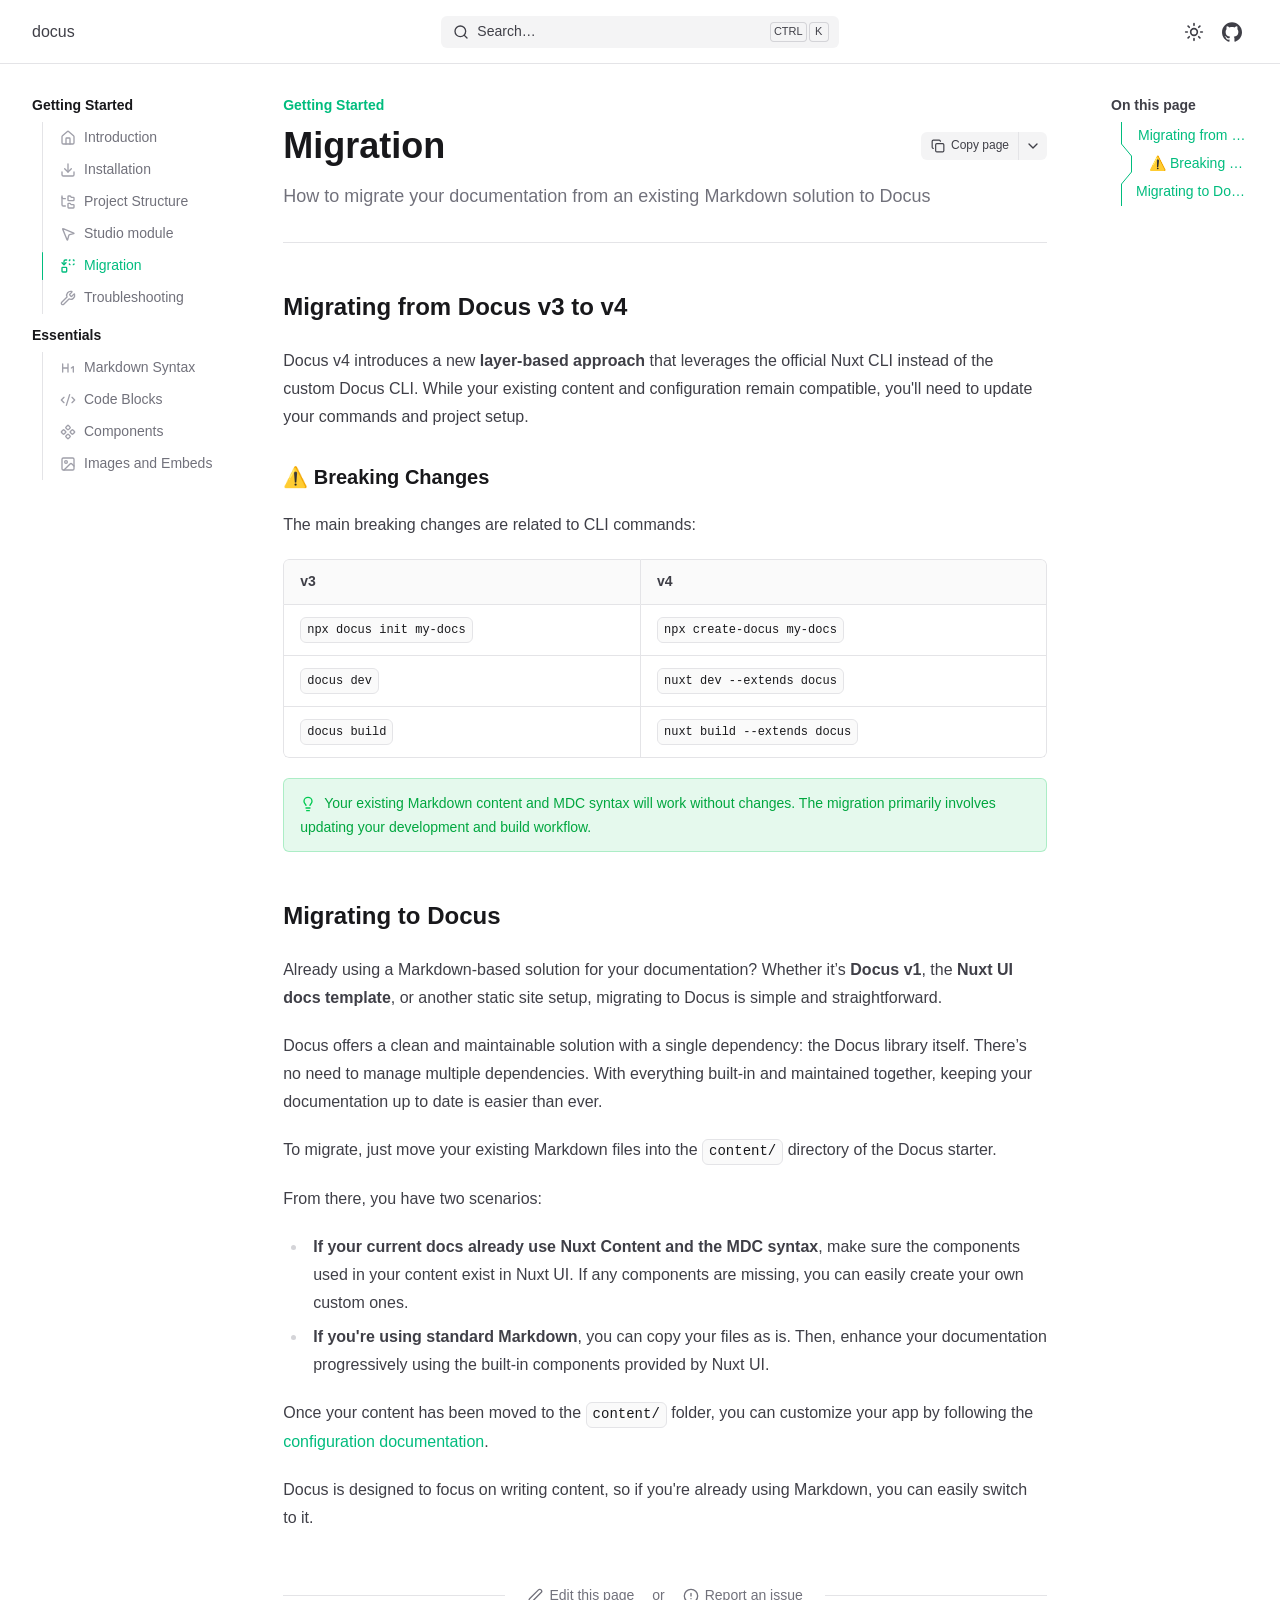
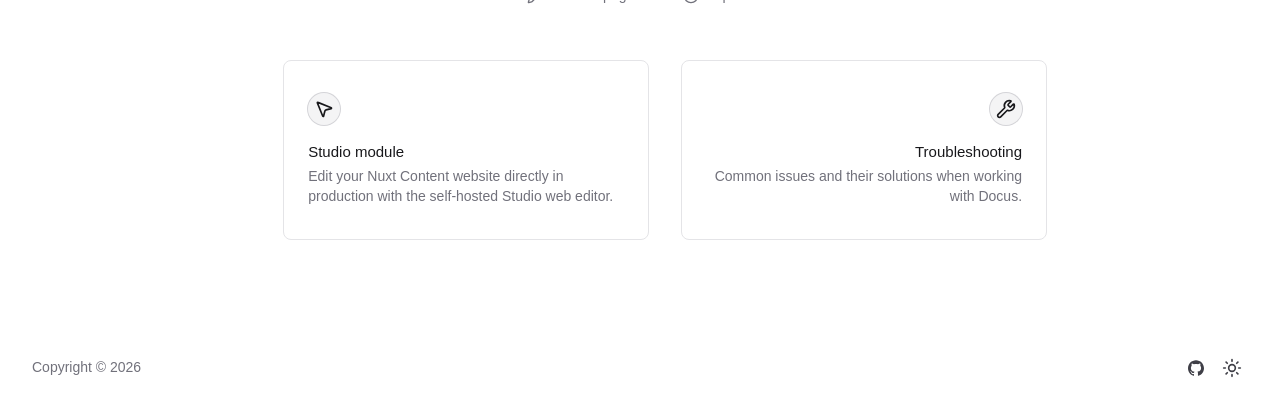
<file: getting-started/migration.html>
<!DOCTYPE html><html  lang="en" dir="ltr"><head><meta charset="utf-8"><meta name="viewport" content="width=device-width, initial-scale=1"><title>Migration - docus</title><script type="importmap">{"imports":{"#entry":"/_nuxt/B9lbzf56.js"}}</script><meta name="twitter:card" content="summary_large_image"><meta name="twitter:image" content="/_og/s/c_Docs,headline_Getting+Started,title_Migration,description_+How+to+migrate+your+documentation+from+an+existing+Markdown+solution+to+Docus,p_Ii9nZXR0aW5nLXN0YXJ0ZWQvbWlncmF0aW9uIg.png"><meta name="twitter:image:src" content="/_og/s/c_Docs,headline_Getting+Started,title_Migration,description_+How+to+migrate+your+documentation+from+an+existing+Markdown+solution+to+Docus,p_Ii9nZXR0aW5nLXN0YXJ0ZWQvbWlncmF0aW9uIg.png"><meta property="og:image" content="/_og/s/c_Docs,headline_Getting+Started,title_Migration,description_+How+to+migrate+your+documentation+from+an+existing+Markdown+solution+to+Docus,p_Ii9nZXR0aW5nLXN0YXJ0ZWQvbWlncmF0aW9uIg.png"><meta property="og:image:type" content="image/png"><meta property="og:image:width" content="1200"><meta name="twitter:image:width" content="1200"><meta property="og:image:height" content="600"><meta name="twitter:image:height" content="600"><style id="nuxt-ui-colors">@layer theme {
  :root, :host {
  --ui-color-primary-50: var(--color-emerald-50, oklch(97.9% 0.021 166.113));
  --ui-color-primary-100: var(--color-emerald-100, oklch(95% 0.052 163.051));
  --ui-color-primary-200: var(--color-emerald-200, oklch(90.5% 0.093 164.15));
  --ui-color-primary-300: var(--color-emerald-300, oklch(84.5% 0.143 164.978));
  --ui-color-primary-400: var(--color-emerald-400, oklch(76.5% 0.177 163.223));
  --ui-color-primary-500: var(--color-emerald-500, oklch(69.6% 0.17 162.48));
  --ui-color-primary-600: var(--color-emerald-600, oklch(59.6% 0.145 163.225));
  --ui-color-primary-700: var(--color-emerald-700, oklch(50.8% 0.118 165.612));
  --ui-color-primary-800: var(--color-emerald-800, oklch(43.2% 0.095 166.913));
  --ui-color-primary-900: var(--color-emerald-900, oklch(37.8% 0.077 168.94));
  --ui-color-primary-950: var(--color-emerald-950, oklch(26.2% 0.051 172.552));
  --ui-color-secondary-50: var(--color-blue-50, oklch(97% 0.014 254.604));
  --ui-color-secondary-100: var(--color-blue-100, oklch(93.2% 0.032 255.585));
  --ui-color-secondary-200: var(--color-blue-200, oklch(88.2% 0.059 254.128));
  --ui-color-secondary-300: var(--color-blue-300, oklch(80.9% 0.105 251.813));
  --ui-color-secondary-400: var(--color-blue-400, oklch(70.7% 0.165 254.624));
  --ui-color-secondary-500: var(--color-blue-500, oklch(62.3% 0.214 259.815));
  --ui-color-secondary-600: var(--color-blue-600, oklch(54.6% 0.245 262.881));
  --ui-color-secondary-700: var(--color-blue-700, oklch(48.8% 0.243 264.376));
  --ui-color-secondary-800: var(--color-blue-800, oklch(42.4% 0.199 265.638));
  --ui-color-secondary-900: var(--color-blue-900, oklch(37.9% 0.146 265.522));
  --ui-color-secondary-950: var(--color-blue-950, oklch(28.2% 0.091 267.935));
  --ui-color-success-50: var(--color-green-50, oklch(98.2% 0.018 155.826));
  --ui-color-success-100: var(--color-green-100, oklch(96.2% 0.044 156.743));
  --ui-color-success-200: var(--color-green-200, oklch(92.5% 0.084 155.995));
  --ui-color-success-300: var(--color-green-300, oklch(87.1% 0.15 154.449));
  --ui-color-success-400: var(--color-green-400, oklch(79.2% 0.209 151.711));
  --ui-color-success-500: var(--color-green-500, oklch(72.3% 0.219 149.579));
  --ui-color-success-600: var(--color-green-600, oklch(62.7% 0.194 149.214));
  --ui-color-success-700: var(--color-green-700, oklch(52.7% 0.154 150.069));
  --ui-color-success-800: var(--color-green-800, oklch(44.8% 0.119 151.328));
  --ui-color-success-900: var(--color-green-900, oklch(39.3% 0.095 152.535));
  --ui-color-success-950: var(--color-green-950, oklch(26.6% 0.065 152.934));
  --ui-color-info-50: var(--color-blue-50, oklch(97% 0.014 254.604));
  --ui-color-info-100: var(--color-blue-100, oklch(93.2% 0.032 255.585));
  --ui-color-info-200: var(--color-blue-200, oklch(88.2% 0.059 254.128));
  --ui-color-info-300: var(--color-blue-300, oklch(80.9% 0.105 251.813));
  --ui-color-info-400: var(--color-blue-400, oklch(70.7% 0.165 254.624));
  --ui-color-info-500: var(--color-blue-500, oklch(62.3% 0.214 259.815));
  --ui-color-info-600: var(--color-blue-600, oklch(54.6% 0.245 262.881));
  --ui-color-info-700: var(--color-blue-700, oklch(48.8% 0.243 264.376));
  --ui-color-info-800: var(--color-blue-800, oklch(42.4% 0.199 265.638));
  --ui-color-info-900: var(--color-blue-900, oklch(37.9% 0.146 265.522));
  --ui-color-info-950: var(--color-blue-950, oklch(28.2% 0.091 267.935));
  --ui-color-warning-50: var(--color-yellow-50, oklch(98.7% 0.026 102.212));
  --ui-color-warning-100: var(--color-yellow-100, oklch(97.3% 0.071 103.193));
  --ui-color-warning-200: var(--color-yellow-200, oklch(94.5% 0.129 101.54));
  --ui-color-warning-300: var(--color-yellow-300, oklch(90.5% 0.182 98.111));
  --ui-color-warning-400: var(--color-yellow-400, oklch(85.2% 0.199 91.936));
  --ui-color-warning-500: var(--color-yellow-500, oklch(79.5% 0.184 86.047));
  --ui-color-warning-600: var(--color-yellow-600, oklch(68.1% 0.162 75.834));
  --ui-color-warning-700: var(--color-yellow-700, oklch(55.4% 0.135 66.442));
  --ui-color-warning-800: var(--color-yellow-800, oklch(47.6% 0.114 61.907));
  --ui-color-warning-900: var(--color-yellow-900, oklch(42.1% 0.095 57.708));
  --ui-color-warning-950: var(--color-yellow-950, oklch(28.6% 0.066 53.813));
  --ui-color-error-50: var(--color-red-50, oklch(97.1% 0.013 17.38));
  --ui-color-error-100: var(--color-red-100, oklch(93.6% 0.032 17.717));
  --ui-color-error-200: var(--color-red-200, oklch(88.5% 0.062 18.334));
  --ui-color-error-300: var(--color-red-300, oklch(80.8% 0.114 19.571));
  --ui-color-error-400: var(--color-red-400, oklch(70.4% 0.191 22.216));
  --ui-color-error-500: var(--color-red-500, oklch(63.7% 0.237 25.331));
  --ui-color-error-600: var(--color-red-600, oklch(57.7% 0.245 27.325));
  --ui-color-error-700: var(--color-red-700, oklch(50.5% 0.213 27.518));
  --ui-color-error-800: var(--color-red-800, oklch(44.4% 0.177 26.899));
  --ui-color-error-900: var(--color-red-900, oklch(39.6% 0.141 25.723));
  --ui-color-error-950: var(--color-red-950, oklch(25.8% 0.092 26.042));
  --ui-color-neutral-50: var(--color-zinc-50, oklch(98.5% 0 none));
  --ui-color-neutral-100: var(--color-zinc-100, oklch(96.7% 0.001 286.375));
  --ui-color-neutral-200: var(--color-zinc-200, oklch(92% 0.004 286.32));
  --ui-color-neutral-300: var(--color-zinc-300, oklch(87.1% 0.006 286.286));
  --ui-color-neutral-400: var(--color-zinc-400, oklch(70.5% 0.015 286.067));
  --ui-color-neutral-500: var(--color-zinc-500, oklch(55.2% 0.016 285.938));
  --ui-color-neutral-600: var(--color-zinc-600, oklch(44.2% 0.017 285.786));
  --ui-color-neutral-700: var(--color-zinc-700, oklch(37% 0.013 285.805));
  --ui-color-neutral-800: var(--color-zinc-800, oklch(27.4% 0.006 286.033));
  --ui-color-neutral-900: var(--color-zinc-900, oklch(21% 0.006 285.885));
  --ui-color-neutral-950: var(--color-zinc-950, oklch(14.1% 0.005 285.823));
  }
  :root, :host, .light {
  --ui-primary: var(--ui-color-primary-500);
  --ui-secondary: var(--ui-color-secondary-500);
  --ui-success: var(--ui-color-success-500);
  --ui-info: var(--ui-color-info-500);
  --ui-warning: var(--ui-color-warning-500);
  --ui-error: var(--ui-color-error-500);
  }
  .dark {
  --ui-primary: var(--ui-color-primary-400);
  --ui-secondary: var(--ui-color-secondary-400);
  --ui-success: var(--ui-color-success-400);
  --ui-info: var(--ui-color-info-400);
  --ui-warning: var(--ui-color-warning-400);
  --ui-error: var(--ui-color-error-400);
  }
}</style><style>@media (width>=1024px){.docus-sub-header{--ui-header-height:112px}}</style><link rel="stylesheet" href="/_nuxt/entry.h21NOjNv.css" crossorigin><style>@layer base {:where(.i-lucide\:alert-circle){display:inline-block;width:1em;height:1em;background-color:currentColor;-webkit-mask-image:var(--svg);mask-image:var(--svg);-webkit-mask-repeat:no-repeat;mask-repeat:no-repeat;-webkit-mask-size:100% 100%;mask-size:100% 100%;--svg:url("data:image/svg+xml,%3Csvg xmlns='http://www.w3.org/2000/svg' viewBox='0 0 24 24' width='24' height='24'%3E%3Cg fill='none' stroke='black' stroke-linecap='round' stroke-linejoin='round' stroke-width='2'%3E%3Ccircle cx='12' cy='12' r='10'/%3E%3Cpath d='M12 8v4m0 4h.01'/%3E%3C/g%3E%3C/svg%3E")}:where(.i-lucide\:chevron-down){display:inline-block;width:1em;height:1em;background-color:currentColor;-webkit-mask-image:var(--svg);mask-image:var(--svg);-webkit-mask-repeat:no-repeat;mask-repeat:no-repeat;-webkit-mask-size:100% 100%;mask-size:100% 100%;--svg:url("data:image/svg+xml,%3Csvg xmlns='http://www.w3.org/2000/svg' viewBox='0 0 24 24' width='24' height='24'%3E%3Cpath fill='none' stroke='black' stroke-linecap='round' stroke-linejoin='round' stroke-width='2' d='m6 9l6 6l6-6'/%3E%3C/svg%3E")}:where(.i-lucide\:code-xml){display:inline-block;width:1em;height:1em;background-color:currentColor;-webkit-mask-image:var(--svg);mask-image:var(--svg);-webkit-mask-repeat:no-repeat;mask-repeat:no-repeat;-webkit-mask-size:100% 100%;mask-size:100% 100%;--svg:url("data:image/svg+xml,%3Csvg xmlns='http://www.w3.org/2000/svg' viewBox='0 0 24 24' width='24' height='24'%3E%3Cpath fill='none' stroke='black' stroke-linecap='round' stroke-linejoin='round' stroke-width='2' d='m18 16l4-4l-4-4M6 8l-4 4l4 4m8.5-12l-5 16'/%3E%3C/svg%3E")}:where(.i-lucide\:component){display:inline-block;width:1em;height:1em;background-color:currentColor;-webkit-mask-image:var(--svg);mask-image:var(--svg);-webkit-mask-repeat:no-repeat;mask-repeat:no-repeat;-webkit-mask-size:100% 100%;mask-size:100% 100%;--svg:url("data:image/svg+xml,%3Csvg xmlns='http://www.w3.org/2000/svg' viewBox='0 0 24 24' width='24' height='24'%3E%3Cpath fill='none' stroke='black' stroke-linecap='round' stroke-linejoin='round' stroke-width='2' d='M15.536 11.293a1 1 0 0 0 0 1.414l2.376 2.377a1 1 0 0 0 1.414 0l2.377-2.377a1 1 0 0 0 0-1.414l-2.377-2.377a1 1 0 0 0-1.414 0zm-13.239 0a1 1 0 0 0 0 1.414l2.377 2.377a1 1 0 0 0 1.414 0l2.377-2.377a1 1 0 0 0 0-1.414L6.088 8.916a1 1 0 0 0-1.414 0zm6.619 6.619a1 1 0 0 0 0 1.415l2.377 2.376a1 1 0 0 0 1.414 0l2.377-2.376a1 1 0 0 0 0-1.415l-2.377-2.376a1 1 0 0 0-1.414 0zm0-13.238a1 1 0 0 0 0 1.414l2.377 2.376a1 1 0 0 0 1.414 0l2.377-2.376a1 1 0 0 0 0-1.414l-2.377-2.377a1 1 0 0 0-1.414 0z'/%3E%3C/svg%3E")}:where(.i-lucide\:copy){display:inline-block;width:1em;height:1em;background-color:currentColor;-webkit-mask-image:var(--svg);mask-image:var(--svg);-webkit-mask-repeat:no-repeat;mask-repeat:no-repeat;-webkit-mask-size:100% 100%;mask-size:100% 100%;--svg:url("data:image/svg+xml,%3Csvg xmlns='http://www.w3.org/2000/svg' viewBox='0 0 24 24' width='24' height='24'%3E%3Cg fill='none' stroke='black' stroke-linecap='round' stroke-linejoin='round' stroke-width='2'%3E%3Crect width='14' height='14' x='8' y='8' rx='2' ry='2'/%3E%3Cpath d='M4 16c-1.1 0-2-.9-2-2V4c0-1.1.9-2 2-2h10c1.1 0 2 .9 2 2'/%3E%3C/g%3E%3C/svg%3E")}:where(.i-lucide\:download){display:inline-block;width:1em;height:1em;background-color:currentColor;-webkit-mask-image:var(--svg);mask-image:var(--svg);-webkit-mask-repeat:no-repeat;mask-repeat:no-repeat;-webkit-mask-size:100% 100%;mask-size:100% 100%;--svg:url("data:image/svg+xml,%3Csvg xmlns='http://www.w3.org/2000/svg' viewBox='0 0 24 24' width='24' height='24'%3E%3Cg fill='none' stroke='black' stroke-linecap='round' stroke-linejoin='round' stroke-width='2'%3E%3Cpath d='M12 15V3m9 12v4a2 2 0 0 1-2 2H5a2 2 0 0 1-2-2v-4'/%3E%3Cpath d='m7 10l5 5l5-5'/%3E%3C/g%3E%3C/svg%3E")}:where(.i-lucide\:folder-tree){display:inline-block;width:1em;height:1em;background-color:currentColor;-webkit-mask-image:var(--svg);mask-image:var(--svg);-webkit-mask-repeat:no-repeat;mask-repeat:no-repeat;-webkit-mask-size:100% 100%;mask-size:100% 100%;--svg:url("data:image/svg+xml,%3Csvg xmlns='http://www.w3.org/2000/svg' viewBox='0 0 24 24' width='24' height='24'%3E%3Cg fill='none' stroke='black' stroke-linecap='round' stroke-linejoin='round' stroke-width='2'%3E%3Cpath d='M20 10a1 1 0 0 0 1-1V6a1 1 0 0 0-1-1h-2.5a1 1 0 0 1-.8-.4l-.9-1.2A1 1 0 0 0 15 3h-2a1 1 0 0 0-1 1v5a1 1 0 0 0 1 1Zm0 11a1 1 0 0 0 1-1v-3a1 1 0 0 0-1-1h-2.9a1 1 0 0 1-.88-.55l-.42-.85a1 1 0 0 0-.92-.6H13a1 1 0 0 0-1 1v5a1 1 0 0 0 1 1ZM3 5a2 2 0 0 0 2 2h3'/%3E%3Cpath d='M3 3v13a2 2 0 0 0 2 2h3'/%3E%3C/g%3E%3C/svg%3E")}:where(.i-lucide\:hash){display:inline-block;width:1em;height:1em;background-color:currentColor;-webkit-mask-image:var(--svg);mask-image:var(--svg);-webkit-mask-repeat:no-repeat;mask-repeat:no-repeat;-webkit-mask-size:100% 100%;mask-size:100% 100%;--svg:url("data:image/svg+xml,%3Csvg xmlns='http://www.w3.org/2000/svg' viewBox='0 0 24 24' width='24' height='24'%3E%3Cpath fill='none' stroke='black' stroke-linecap='round' stroke-linejoin='round' stroke-width='2' d='M4 9h16M4 15h16M10 3L8 21m8-18l-2 18'/%3E%3C/svg%3E")}:where(.i-lucide\:heading-1){display:inline-block;width:1em;height:1em;background-color:currentColor;-webkit-mask-image:var(--svg);mask-image:var(--svg);-webkit-mask-repeat:no-repeat;mask-repeat:no-repeat;-webkit-mask-size:100% 100%;mask-size:100% 100%;--svg:url("data:image/svg+xml,%3Csvg xmlns='http://www.w3.org/2000/svg' viewBox='0 0 24 24' width='24' height='24'%3E%3Cpath fill='none' stroke='black' stroke-linecap='round' stroke-linejoin='round' stroke-width='2' d='M4 12h8m-8 6V6m8 12V6m5 6l3-2v8'/%3E%3C/svg%3E")}:where(.i-lucide\:house){display:inline-block;width:1em;height:1em;background-color:currentColor;-webkit-mask-image:var(--svg);mask-image:var(--svg);-webkit-mask-repeat:no-repeat;mask-repeat:no-repeat;-webkit-mask-size:100% 100%;mask-size:100% 100%;--svg:url("data:image/svg+xml,%3Csvg xmlns='http://www.w3.org/2000/svg' viewBox='0 0 24 24' width='24' height='24'%3E%3Cg fill='none' stroke='black' stroke-linecap='round' stroke-linejoin='round' stroke-width='2'%3E%3Cpath d='M15 21v-8a1 1 0 0 0-1-1h-4a1 1 0 0 0-1 1v8'/%3E%3Cpath d='M3 10a2 2 0 0 1 .709-1.528l7-6a2 2 0 0 1 2.582 0l7 6A2 2 0 0 1 21 10v9a2 2 0 0 1-2 2H5a2 2 0 0 1-2-2z'/%3E%3C/g%3E%3C/svg%3E")}:where(.i-lucide\:image){display:inline-block;width:1em;height:1em;background-color:currentColor;-webkit-mask-image:var(--svg);mask-image:var(--svg);-webkit-mask-repeat:no-repeat;mask-repeat:no-repeat;-webkit-mask-size:100% 100%;mask-size:100% 100%;--svg:url("data:image/svg+xml,%3Csvg xmlns='http://www.w3.org/2000/svg' viewBox='0 0 24 24' width='24' height='24'%3E%3Cg fill='none' stroke='black' stroke-linecap='round' stroke-linejoin='round' stroke-width='2'%3E%3Crect width='18' height='18' x='3' y='3' rx='2' ry='2'/%3E%3Ccircle cx='9' cy='9' r='2'/%3E%3Cpath d='m21 15l-3.086-3.086a2 2 0 0 0-2.828 0L6 21'/%3E%3C/g%3E%3C/svg%3E")}:where(.i-lucide\:lightbulb){display:inline-block;width:1em;height:1em;background-color:currentColor;-webkit-mask-image:var(--svg);mask-image:var(--svg);-webkit-mask-repeat:no-repeat;mask-repeat:no-repeat;-webkit-mask-size:100% 100%;mask-size:100% 100%;--svg:url("data:image/svg+xml,%3Csvg xmlns='http://www.w3.org/2000/svg' viewBox='0 0 24 24' width='24' height='24'%3E%3Cpath fill='none' stroke='black' stroke-linecap='round' stroke-linejoin='round' stroke-width='2' d='M15 14c.2-1 .7-1.7 1.5-2.5c1-.9 1.5-2.2 1.5-3.5A6 6 0 0 0 6 8c0 1 .2 2.2 1.5 3.5c.7.7 1.3 1.5 1.5 2.5m0 4h6m-5 4h4'/%3E%3C/svg%3E")}:where(.i-lucide\:moon){display:inline-block;width:1em;height:1em;background-color:currentColor;-webkit-mask-image:var(--svg);mask-image:var(--svg);-webkit-mask-repeat:no-repeat;mask-repeat:no-repeat;-webkit-mask-size:100% 100%;mask-size:100% 100%;--svg:url("data:image/svg+xml,%3Csvg xmlns='http://www.w3.org/2000/svg' viewBox='0 0 24 24' width='24' height='24'%3E%3Cpath fill='none' stroke='black' stroke-linecap='round' stroke-linejoin='round' stroke-width='2' d='M20.985 12.486a9 9 0 1 1-9.473-9.472c.405-.022.617.46.402.803a6 6 0 0 0 8.268 8.268c.344-.215.825-.004.803.401'/%3E%3C/svg%3E")}:where(.i-lucide\:mouse-pointer-2){display:inline-block;width:1em;height:1em;background-color:currentColor;-webkit-mask-image:var(--svg);mask-image:var(--svg);-webkit-mask-repeat:no-repeat;mask-repeat:no-repeat;-webkit-mask-size:100% 100%;mask-size:100% 100%;--svg:url("data:image/svg+xml,%3Csvg xmlns='http://www.w3.org/2000/svg' viewBox='0 0 24 24' width='24' height='24'%3E%3Cpath fill='none' stroke='black' stroke-linecap='round' stroke-linejoin='round' stroke-width='2' d='M4.037 4.688a.495.495 0 0 1 .651-.651l16 6.5a.5.5 0 0 1-.063.947l-6.124 1.58a2 2 0 0 0-1.438 1.435l-1.579 6.126a.5.5 0 0 1-.947.063z'/%3E%3C/svg%3E")}:where(.i-lucide\:pen){display:inline-block;width:1em;height:1em;background-color:currentColor;-webkit-mask-image:var(--svg);mask-image:var(--svg);-webkit-mask-repeat:no-repeat;mask-repeat:no-repeat;-webkit-mask-size:100% 100%;mask-size:100% 100%;--svg:url("data:image/svg+xml,%3Csvg xmlns='http://www.w3.org/2000/svg' viewBox='0 0 24 24' width='24' height='24'%3E%3Cpath fill='none' stroke='black' stroke-linecap='round' stroke-linejoin='round' stroke-width='2' d='M21.174 6.812a1 1 0 0 0-3.986-3.987L3.842 16.174a2 2 0 0 0-.5.83l-1.321 4.352a.5.5 0 0 0 .623.622l4.353-1.32a2 2 0 0 0 .83-.497z'/%3E%3C/svg%3E")}:where(.i-lucide\:replace){display:inline-block;width:1em;height:1em;background-color:currentColor;-webkit-mask-image:var(--svg);mask-image:var(--svg);-webkit-mask-repeat:no-repeat;mask-repeat:no-repeat;-webkit-mask-size:100% 100%;mask-size:100% 100%;--svg:url("data:image/svg+xml,%3Csvg xmlns='http://www.w3.org/2000/svg' viewBox='0 0 24 24' width='24' height='24'%3E%3Cg fill='none' stroke='black' stroke-linecap='round' stroke-linejoin='round' stroke-width='2'%3E%3Cpath d='M14 4a1 1 0 0 1 1-1m0 7a1 1 0 0 1-1-1m7-5a1 1 0 0 0-1-1m1 6a1 1 0 0 1-1 1M3 7l3 3l3-3'/%3E%3Cpath d='M6 10V5a2 2 0 0 1 2-2h2'/%3E%3Crect width='7' height='7' x='3' y='14' rx='1'/%3E%3C/g%3E%3C/svg%3E")}:where(.i-lucide\:search){display:inline-block;width:1em;height:1em;background-color:currentColor;-webkit-mask-image:var(--svg);mask-image:var(--svg);-webkit-mask-repeat:no-repeat;mask-repeat:no-repeat;-webkit-mask-size:100% 100%;mask-size:100% 100%;--svg:url("data:image/svg+xml,%3Csvg xmlns='http://www.w3.org/2000/svg' viewBox='0 0 24 24' width='24' height='24'%3E%3Cg fill='none' stroke='black' stroke-linecap='round' stroke-linejoin='round' stroke-width='2'%3E%3Cpath d='m21 21l-4.34-4.34'/%3E%3Ccircle cx='11' cy='11' r='8'/%3E%3C/g%3E%3C/svg%3E")}:where(.i-lucide\:sun){display:inline-block;width:1em;height:1em;background-color:currentColor;-webkit-mask-image:var(--svg);mask-image:var(--svg);-webkit-mask-repeat:no-repeat;mask-repeat:no-repeat;-webkit-mask-size:100% 100%;mask-size:100% 100%;--svg:url("data:image/svg+xml,%3Csvg xmlns='http://www.w3.org/2000/svg' viewBox='0 0 24 24' width='24' height='24'%3E%3Cg fill='none' stroke='black' stroke-linecap='round' stroke-linejoin='round' stroke-width='2'%3E%3Ccircle cx='12' cy='12' r='4'/%3E%3Cpath d='M12 2v2m0 16v2M4.93 4.93l1.41 1.41m11.32 11.32l1.41 1.41M2 12h2m16 0h2M6.34 17.66l-1.41 1.41M19.07 4.93l-1.41 1.41'/%3E%3C/g%3E%3C/svg%3E")}:where(.i-lucide\:wrench){display:inline-block;width:1em;height:1em;background-color:currentColor;-webkit-mask-image:var(--svg);mask-image:var(--svg);-webkit-mask-repeat:no-repeat;mask-repeat:no-repeat;-webkit-mask-size:100% 100%;mask-size:100% 100%;--svg:url("data:image/svg+xml,%3Csvg xmlns='http://www.w3.org/2000/svg' viewBox='0 0 24 24' width='24' height='24'%3E%3Cpath fill='none' stroke='black' stroke-linecap='round' stroke-linejoin='round' stroke-width='2' d='M14.7 6.3a1 1 0 0 0 0 1.4l1.6 1.6a1 1 0 0 0 1.4 0l3.106-3.105c.32-.322.863-.22.983.218a6 6 0 0 1-8.259 7.057l-7.91 7.91a1 1 0 0 1-2.999-3l7.91-7.91a6 6 0 0 1 7.057-8.259c.438.12.54.662.219.984z'/%3E%3C/svg%3E")}:where(.i-simple-icons\:github){display:inline-block;width:1em;height:1em;background-color:currentColor;-webkit-mask-image:var(--svg);mask-image:var(--svg);-webkit-mask-repeat:no-repeat;mask-repeat:no-repeat;-webkit-mask-size:100% 100%;mask-size:100% 100%;--svg:url("data:image/svg+xml,%3Csvg xmlns='http://www.w3.org/2000/svg' viewBox='0 0 24 24' width='24' height='24'%3E%3Cpath fill='black' d='M12 .297c-6.63 0-12 5.373-12 12c0 5.303 3.438 9.8 8.205 11.385c.6.113.82-.258.82-.577c0-.285-.01-1.04-.015-2.04c-3.338.724-4.042-1.61-4.042-1.61C4.422 18.07 3.633 17.7 3.633 17.7c-1.087-.744.084-.729.084-.729c1.205.084 1.838 1.236 1.838 1.236c1.07 1.835 2.809 1.305 3.495.998c.108-.776.417-1.305.76-1.605c-2.665-.3-5.466-1.332-5.466-5.93c0-1.31.465-2.38 1.235-3.22c-.135-.303-.54-1.523.105-3.176c0 0 1.005-.322 3.3 1.23c.96-.267 1.98-.399 3-.405c1.02.006 2.04.138 3 .405c2.28-1.552 3.285-1.23 3.285-1.23c.645 1.653.24 2.873.12 3.176c.765.84 1.23 1.91 1.23 3.22c0 4.61-2.805 5.625-5.475 5.92c.42.36.81 1.096.81 2.22c0 1.606-.015 2.896-.015 3.286c0 .315.21.69.825.57C20.565 22.092 24 17.592 24 12.297c0-6.627-5.373-12-12-12'/%3E%3C/svg%3E")}}</style><link rel="preload" as="fetch" crossorigin="anonymous" href="/getting-started/migration/_payload.json?_b=277f5c53-0963-49ba-93de-ae0057838db1"><link rel="modulepreload" as="script" crossorigin href="/_nuxt/B9lbzf56.js"><link rel="modulepreload" as="script" crossorigin href="/_nuxt/DK3Fl9T5.js"><link rel="modulepreload" as="script" crossorigin href="/_nuxt/BnIqudnE.js"><link rel="modulepreload" as="script" crossorigin href="/_nuxt/B4b-2GOK.js"><link rel="modulepreload" as="script" crossorigin href="/_nuxt/BTaPj8Qm.js"><link rel="modulepreload" as="script" crossorigin href="/_nuxt/UUTXwAs7.js"><link rel="modulepreload" as="script" crossorigin href="/_nuxt/CRca1Lzq.js"><link rel="modulepreload" as="script" crossorigin href="/_nuxt/DMxBbqNJ.js"><link rel="modulepreload" as="script" crossorigin href="/_nuxt/BW3xJdEx.js"><link rel="modulepreload" as="script" crossorigin href="/_nuxt/C6ecPzoI.js"><link rel="modulepreload" as="script" crossorigin href="/_nuxt/DsRkfs10.js"><link rel="modulepreload" as="script" crossorigin href="/_nuxt/BnDTbt6S.js"><link rel="modulepreload" as="script" crossorigin href="/_nuxt/D3sCn5nT.js"><link rel="modulepreload" as="script" crossorigin href="/_nuxt/Da8k-3Zu.js"><link rel="modulepreload" as="script" crossorigin href="/_nuxt/CUsy3pGw.js"><link rel="modulepreload" as="script" crossorigin href="/_nuxt/C5iYBxsE.js"><link rel="modulepreload" as="script" crossorigin href="/_nuxt/IKqwN-GS.js"><link rel="modulepreload" as="script" crossorigin href="/_nuxt/BO2KdNVx.js"><link rel="modulepreload" as="script" crossorigin href="/_nuxt/I7DaeIW5.js"><link rel="modulepreload" as="script" crossorigin href="/_nuxt/D_eZxFIZ.js"><link rel="modulepreload" as="script" crossorigin href="/_nuxt/DR4ogerT.js"><link rel="modulepreload" as="script" crossorigin href="/_nuxt/CiFHdpGV.js"><link rel="modulepreload" as="script" crossorigin href="/_nuxt/kVB535QO.js"><link rel="modulepreload" as="script" crossorigin href="/_nuxt/CJVMGqd_.js"><link rel="modulepreload" as="script" crossorigin href="/_nuxt/DHihWhf5.js"><link rel="modulepreload" as="script" crossorigin href="/_nuxt/PhnYWesM.js"><link rel="modulepreload" as="script" crossorigin href="/_nuxt/COP710bM.js"><link rel="modulepreload" as="script" crossorigin href="/_nuxt/CidfGKpp.js"><link rel="modulepreload" as="script" crossorigin href="/_nuxt/grJEbbkt.js"><link rel="modulepreload" as="script" crossorigin href="/_nuxt/D54ViKA5.js"><link rel="modulepreload" as="script" crossorigin href="/_nuxt/CRFiLlpf.js"><link rel="modulepreload" as="script" crossorigin href="/_nuxt/CAJCSsim.js"><link rel="modulepreload" as="script" crossorigin href="/_nuxt/CGxMLbHi.js"><link rel="modulepreload" as="script" crossorigin href="/_nuxt/DjR-vcJQ2.js"><link rel="modulepreload" as="script" crossorigin href="/_nuxt/C-TW1jYv.js"><link rel="modulepreload" as="script" crossorigin href="/_nuxt/DwDorq67.js"><link rel="modulepreload" as="script" crossorigin href="/_nuxt/Bk3ItCRu2.js"><link rel="modulepreload" as="script" crossorigin href="/_nuxt/BWWpDF4H2.js"><link rel="modulepreload" as="script" crossorigin href="/_nuxt/CGpJs-Wj2.js"><link rel="modulepreload" as="script" crossorigin href="/_nuxt/gtiopLMl2.js"><link rel="modulepreload" as="script" crossorigin href="/_nuxt/C83kraeH2.js"><link rel="modulepreload" as="script" crossorigin href="/_nuxt/B50arVJP2.js"><link rel="modulepreload" as="script" crossorigin href="/_nuxt/Bh7ZZu1o2.js"><link rel="modulepreload" as="script" crossorigin href="/_nuxt/C2ph9efA2.js"><link rel="modulepreload" as="script" crossorigin href="/_nuxt/BQfQ2Yay2.js"><link rel="modulepreload" as="script" crossorigin href="/_nuxt/DCR0FqCk2.js"><link rel="modulepreload" as="script" crossorigin href="/_nuxt/CMqGsRFn2.js"><link rel="modulepreload" as="script" crossorigin href="/_nuxt/BDNMzG2s2.js"><link rel="modulepreload" as="script" crossorigin href="/_nuxt/ClhgfGV92.js"><link rel="modulepreload" as="script" crossorigin href="/_nuxt/FVGV5NHN2.js"><link rel="modulepreload" as="script" crossorigin href="/_nuxt/bPd01KOl2.js"><link rel="modulepreload" as="script" crossorigin href="/_nuxt/CM6e0Upa2.js"><link rel="modulepreload" as="script" crossorigin href="/_nuxt/DVsNApLL2.js"><link rel="modulepreload" as="script" crossorigin href="/_nuxt/BLxNoijs2.js"><link rel="modulepreload" as="script" crossorigin href="/_nuxt/C1bRDCMr2.js"><link rel="modulepreload" as="script" crossorigin href="/_nuxt/CO8iwSFC2.js"><link rel="modulepreload" as="script" crossorigin href="/_nuxt/CevO9L6z2.js"><link rel="modulepreload" as="script" crossorigin href="/_nuxt/BbzTVBes2.js"><link rel="modulepreload" as="script" crossorigin href="/_nuxt/DOVquImQ.js"><link rel="modulepreload" as="script" crossorigin href="/_nuxt/BLc_3imB.js"><link rel="modulepreload" as="script" crossorigin href="/_nuxt/CE1yRbsa.js"><link rel="modulepreload" as="script" crossorigin href="/_nuxt/BuAkcpTI.js"><link rel="modulepreload" as="script" crossorigin href="/_nuxt/Tc6JwX7g.js"><link rel="modulepreload" as="script" crossorigin href="/_nuxt/1F301DOd.js"><link rel="modulepreload" as="script" crossorigin href="/_nuxt/QNFaTNoJ2.js"><link rel="modulepreload" as="script" crossorigin href="/_nuxt/DdZi51LD2.js"><link rel="modulepreload" as="script" crossorigin href="/_nuxt/D8YCUH_42.js"><link rel="modulepreload" as="script" crossorigin href="/_nuxt/Twve2Cd22.js"><link rel="modulepreload" as="script" crossorigin href="/_nuxt/DEowGvVR2.js"><link rel="modulepreload" as="script" crossorigin href="/_nuxt/DgvddNDn.js"><link rel="modulepreload" as="script" crossorigin href="/_nuxt/B-63IvuG2.js"><link rel="modulepreload" as="script" crossorigin href="/_nuxt/C_NA3Yh4.js"><link rel="modulepreload" as="script" crossorigin href="/_nuxt/ePcAgAFJ.js"><link rel="modulepreload" as="script" crossorigin href="/_nuxt/DsXvk_li2.js"><link rel="modulepreload" as="script" crossorigin href="/_nuxt/D5yYlM_u.js"><link rel="modulepreload" as="script" crossorigin href="/_nuxt/CivEkGqN2.js"><script type="module" src="/_nuxt/B9lbzf56.js" crossorigin></script><link rel="prefetch" as="script" crossorigin href="/_nuxt/B_wdeZ1l2.js"><link rel="prefetch" as="script" crossorigin href="/_nuxt/nV74OeWa2.js"><link rel="prefetch" as="script" crossorigin href="/_nuxt/CgYt7o082.js"><link rel="prefetch" as="script" crossorigin href="/_nuxt/D3ZPyNEe2.js"><link rel="prefetch" as="script" crossorigin href="/_nuxt/BcFuUm6Z2.js"><link rel="prefetch" as="script" crossorigin href="/_nuxt/ANU92Hpt2.js"><link rel="prefetch" as="script" crossorigin href="/_nuxt/DzjTih-Z2.js"><link rel="prefetch" as="script" crossorigin href="/_nuxt/Bi34hmG82.js"><link rel="prefetch" as="script" crossorigin href="/_nuxt/DpM_S53U.js"><link rel="prefetch" as="script" crossorigin href="/_nuxt/DDZGrv7b.js"><link rel="prefetch" as="script" crossorigin href="/_nuxt/D5oQE1W8.js"><link rel="prefetch" as="script" crossorigin href="/_nuxt/BL82z0NS.js"><link rel="prefetch" as="script" crossorigin href="/_nuxt/DCoT7Sr_.js"><link rel="prefetch" as="script" crossorigin href="/_nuxt/DsSJFHi1.js"><link rel="prefetch" as="script" crossorigin href="/_nuxt/BsCyfkOX.js"><link rel="prefetch" as="script" crossorigin href="/_nuxt/G7s8ce7w.js"><link rel="prefetch" as="script" crossorigin href="/_nuxt/CLzTP2hO.js"><link rel="prefetch" as="script" crossorigin href="/_nuxt/BdFNi9_3.js"><link rel="prefetch" as="script" crossorigin href="/_nuxt/FGbEr4QG.js"><link rel="prefetch" as="script" crossorigin href="/_nuxt/DWs7fwl1.js"><link rel="prefetch" as="script" crossorigin href="/_nuxt/YJTUDbN7.js"><link rel="prefetch" as="script" crossorigin href="/_nuxt/DpRbRZbp.js"><link rel="prefetch" as="script" crossorigin href="/_nuxt/BcPTWBJS.js"><link rel="prefetch" as="script" crossorigin href="/_nuxt/Dg8IvygW.js"><link rel="prefetch" as="script" crossorigin href="/_nuxt/MNa6wb5p.js"><link rel="prefetch" as="script" crossorigin href="/_nuxt/Hvvb1luy.js"><link rel="prefetch" as="script" crossorigin href="/_nuxt/E1ZWY1j0.js"><link rel="prefetch" as="script" crossorigin href="/_nuxt/BIXjyMP2.js"><link rel="prefetch" as="script" crossorigin href="/_nuxt/CYf65hwX.js"><link rel="prefetch" as="script" crossorigin href="/_nuxt/Bwtok_F2.js"><link rel="prefetch" as="script" crossorigin href="/_nuxt/CdlkpNBg.js"><link rel="prefetch" as="script" crossorigin href="/_nuxt/CjEmpn_d.js"><link rel="prefetch" as="script" crossorigin href="/_nuxt/BW0KjuTv.js"><link rel="prefetch" as="script" crossorigin href="/_nuxt/DQhlUnmr.js"><link rel="prefetch" as="script" crossorigin href="/_nuxt/DsUZJkND.js"><link rel="prefetch" as="script" crossorigin href="/_nuxt/BK_zEO52.js"><link rel="prefetch" as="script" crossorigin href="/_nuxt/CxYsbiu6.js"><link rel="prefetch" as="script" crossorigin href="/_nuxt/BG_qmu3N.js"><link rel="prefetch" as="script" crossorigin href="/_nuxt/CWKs-dUP.js"><link rel="prefetch" as="script" crossorigin href="/_nuxt/Dp4ddNHL.js"><link rel="prefetch" as="script" crossorigin href="/_nuxt/KxW_jNlC.js"><link rel="prefetch" as="script" crossorigin href="/_nuxt/DL554jMH.js"><link rel="prefetch" as="script" crossorigin href="/_nuxt/DN0uZJg-.js"><link rel="prefetch" as="script" crossorigin href="/_nuxt/CZ5bty282.js"><link rel="prefetch" as="script" crossorigin href="/_nuxt/C-LNslzx.js"><link rel="prefetch" as="script" crossorigin href="/_nuxt/BBBXYRyE2.js"><link rel="prefetch" as="script" crossorigin href="/_nuxt/CNxmqupG2.js"><link rel="prefetch" as="script" crossorigin href="/_nuxt/BUe475kN2.js"><meta name="robots" content="index, follow, max-image-preview:large, max-snippet:-1, max-video-preview:-1"><link rel="icon" href="/favicon.ico"><meta name="description" content=" How to migrate your documentation from an existing Markdown solution to Docus"><meta property="og:site_name" content="docus"><meta property="og:title" content="Migration"><meta property="og:description" content=" How to migrate your documentation from an existing Markdown solution to Docus"><meta property="og:type" content="article"><script>"use strict";(()=>{const o=window,e=document.documentElement,c=["dark","light"],s=getStorageValue("localStorage","nuxt-color-mode")||"system";let r=s==="system"?f():s;const l=e.getAttribute("data-color-mode-forced");l&&(r=l),i(r),o["__NUXT_COLOR_MODE__"]={preference:s,value:r,getColorScheme:f,addColorScheme:i,removeColorScheme:d};function i(t){const a=""+t+"",n="";e.classList?e.classList.add(a):e.className+=" "+a,n&&e.setAttribute("data-"+n,t)}function d(t){const a=""+t+"",n="";e.classList?e.classList.remove(a):e.className=e.className.replace(new RegExp(a,"g"),""),n&&e.removeAttribute("data-"+n)}function u(t){return o.matchMedia("(prefers-color-scheme"+t+")")}function f(){if(o.matchMedia&&u("").media!=="not all"){for(const t of c)if(u(":"+t).matches)return t}return"light"}})();function getStorageValue(o,e){switch(o){case"localStorage":try{return window.localStorage.getItem(e)}catch{return null}case"sessionStorage":try{return window.sessionStorage.getItem(e)}catch{return null}case"cookie":try{return getCookie(e)}catch{return null}default:return null}}function getCookie(o){const c=("; "+window.document.cookie).split("; "+o+"=");if(c.length===2){const s=c.pop();return s?s.split(";").shift():null}}</script></head><body><div id="__nuxt" class="isolate"><!--[--><!--[--><!--[--><!--[--><!--[--><div class="nuxt-loading-indicator" style="position:fixed;top:0;right:0;left:0;pointer-events:none;width:auto;height:3px;opacity:0;background:var(--ui-primary);background-size:0% auto;transform:scaleX(0%);transform-origin:left;transition:transform 0.1s, height 0.4s, opacity 0.4s;z-index:999999;"></div><div class="flex"><div class="flex-1 min-w-0"><!--[--><!----><!----><!----><header data-slot="root" class="bg-default/75 backdrop-blur border-b border-default h-(--ui-header-height) sticky top-0 z-50"><!--[--><!--]--><div class="w-full max-w-(--ui-container) mx-auto px-4 sm:px-6 lg:px-8 flex items-center justify-between gap-3 h-full" data-slot="container"><!--[--><div data-slot="left" class="lg:flex-1 flex items-center gap-1.5"><!----><!--[--><a href="/" class="" aria-label="docus"><span class="h-6 w-auto shrink-0">docus</span></a><!--]--></div><div data-slot="center" class="hidden lg:flex flex-1"><!--[--><!--[--><!----><button type="button" data-slot="base" class="rounded-md font-medium inline-flex items-center disabled:cursor-not-allowed aria-disabled:cursor-not-allowed disabled:opacity-75 aria-disabled:opacity-75 transition-colors px-2.5 py-1.5 text-sm gap-1.5 text-default bg-elevated hover:bg-accented/75 active:bg-accented/75 outline-inverted/25 focus-visible:outline-3 disabled:bg-elevated aria-disabled:bg-elevated w-full"><!--[--><!--[--><span class="iconify i-lucide:search shrink-0 size-4 mx-0.5" aria-hidden="true" style="" data-slot="leadingIcon"></span><!--]--><!--[--><span data-slot="label" class="truncate">Search…</span><!--]--><!--[--><div data-slot="trailing" class="hidden lg:flex items-center gap-0.5 ms-auto"><!--[--><!--[--><kbd class="inline-flex items-center justify-center px-1 rounded-sm font-medium font-sans uppercase h-5 min-w-[20px] text-[11px] ring ring-inset ring-accented text-default bg-elevated"><!--[--> <!--]--></kbd><kbd class="inline-flex items-center justify-center px-1 rounded-sm font-medium font-sans uppercase h-5 min-w-[20px] text-[11px] ring ring-inset ring-accented text-default bg-elevated"><!--[-->k<!--]--></kbd><!--]--><!--]--></div><!--]--><!--]--></button><!--]--><!--]--></div><div data-slot="right" class="flex items-center justify-end lg:flex-1 gap-1.5"><!--[--><div></div><!----><!----><!--[--><!----><button type="button" data-slot="base" aria-label="Search…" class="rounded-md font-medium inline-flex items-center disabled:cursor-not-allowed aria-disabled:cursor-not-allowed disabled:opacity-75 aria-disabled:opacity-75 transition-colors text-sm gap-1.5 text-default hover:bg-elevated active:bg-elevated outline-inverted/25 focus-visible:outline-3 hover:disabled:bg-transparent dark:hover:disabled:bg-transparent hover:aria-disabled:bg-transparent dark:hover:aria-disabled:bg-transparent p-1.5 lg:hidden"><!--[--><!--[--><span class="iconify i-lucide:search shrink-0 size-5" aria-hidden="true" style="" data-slot="leadingIcon"></span><!--]--><!--[--><span data-slot="label" class="truncate hidden">Search…</span><!--]--><!--[--><div data-slot="trailing" class="hidden items-center gap-0.5 ms-auto lg:hidden"><!--[--><!--[--><kbd class="inline-flex items-center justify-center px-1 rounded-sm font-medium font-sans uppercase h-5 min-w-[20px] text-[11px] ring ring-inset ring-accented text-default bg-elevated"><!--[--> <!--]--></kbd><kbd class="inline-flex items-center justify-center px-1 rounded-sm font-medium font-sans uppercase h-5 min-w-[20px] text-[11px] ring ring-inset ring-accented text-default bg-elevated"><!--[-->k<!--]--></kbd><!--]--><!--]--></div><!--]--><!--]--></button><!--]--><!--[--><div class="h-8 w-8 animate-pulse bg-neutral-200 dark:bg-neutral-800 rounded-md"></div><!--]--><!--[--><a href="https://github.com/juerock/docus-juerock" rel="noopener noreferrer" target="_blank" data-slot="base" aria-label="GitHub" class="rounded-md font-medium inline-flex items-center disabled:cursor-not-allowed aria-disabled:cursor-not-allowed disabled:opacity-75 aria-disabled:opacity-75 transition-colors text-sm gap-1.5 text-default hover:bg-elevated active:bg-elevated outline-inverted/25 focus-visible:outline-3 hover:disabled:bg-transparent dark:hover:disabled:bg-transparent hover:aria-disabled:bg-transparent dark:hover:aria-disabled:bg-transparent p-1.5"><!--[--><!--[--><span class="iconify i-simple-icons:github shrink-0 size-5" aria-hidden="true" style="" data-slot="leadingIcon"></span><!--]--><!--[--><!----><!--]--><!--[--><!----><!--]--><!--]--></a><!--]--><!--]--><!--[--><button type="button" data-slot="base" class="rounded-md font-medium inline-flex items-center disabled:cursor-not-allowed aria-disabled:cursor-not-allowed disabled:opacity-75 aria-disabled:opacity-75 transition-colors text-xs gap-1.5 text-default hover:bg-elevated active:bg-elevated outline-inverted/25 focus-visible:outline-3 hover:disabled:bg-transparent dark:hover:disabled:bg-transparent hover:aria-disabled:bg-transparent dark:hover:aria-disabled:bg-transparent p-1.5 -me-1.5 lg:hidden"><!--[--><!--[--><!----><!--]--><!--[--><svg xmlns="http://www.w3.org/2000/svg" class="size-5" viewBox="0 0 24 24" fill="none" stroke="currentColor" stroke-width="2" stroke-linecap="round" stroke-linejoin="round"><line x1="4" y1="6" x2="20" y2="6" class="outline-none"></line><line x1="4" y1="12" x2="20" y2="12" class="outline-none"></line><line x1="4" y1="18" x2="20" y2="18" class="outline-none"></line></svg><!--]--><!--[--><!----><!--]--><!--]--></button><!--]--></div><!--]--></div><!--[--><!--]--></header><!--[--><!----><!----><!--v-if--><!--]--><!--]--><main class="min-h-[calc(100vh-var(--ui-header-height))]"><!--[--><div class="w-full max-w-(--ui-container) mx-auto px-4 sm:px-6 lg:px-8"><!--[--><div data-slot="root" class="flex flex-col lg:grid lg:grid-cols-10 lg:gap-10"><aside data-slot="left" class="hidden overflow-y-auto lg:block lg:max-h-[calc(100vh-var(--ui-header-height))] lg:sticky lg:top-(--ui-header-height) py-8 lg:ps-4 lg:-ms-4 lg:pe-6.5 lg:col-span-2"><div data-slot="container" class="relative"><!----><!--[--><div></div><!--[--><!----><nav data-slot="root"><ul class="isolate -mx-2.5 -mt-1.5"><!--[--><!--[--><!--[--><li data-state="open" data-disabled data-orientation="vertical" data-slot="itemWithChildren" class="flex flex-col data-[state=open]:mb-1.5"><!--[--><!--[--><button type="button" aria-controls aria-expanded="true" data-state="open" data-disabled disabled id="reka-accordion-trigger-v-0-3-0" data-reka-collection-item aria-disabled="true" data-orientation="vertical" class="group relative w-full px-2.5 py-1.5 before:inset-y-px before:inset-x-0 flex items-center gap-1.5 text-sm before:absolute before:z-[-1] before:rounded-md focus:outline-none focus-visible:outline-none focus-visible:before:outline-3 before:outline-primary/25 text-muted font-semibold data-[state=open]:text-highlighted"><!--[--><!--[--><!--[--><!--[--><!----><!--]--><span data-slot="linkTitle" class="truncate"><!--[-->Getting Started<!--]--><!----></span><!----><!--]--><!--]--><!--]--></button><div role="region" aria-labelledby="reka-accordion-trigger-v-0-3-0" data-disabled data-orientation="vertical" style="--reka-accordion-content-width:var(--reka-collapsible-content-width);--reka-accordion-content-height:var(--reka-collapsible-content-height);--reka-collapsible-content-height:0px;--reka-collapsible-content-width:0px;" data-slot="content" class="data-[state=open]:animate-[accordion-down_200ms_ease-out] data-[state=closed]:animate-[accordion-up_200ms_ease-out] data-[state=closed]:overflow-hidden focus:outline-none" id="reka-collapsible-content-v-0-3-1"><!--[--><!--[--><!--[--><!----><ul data-slot="root" class="ms-5 border-s border-default"><!--[--><!--[--><!--[--><li data-slot="item" class="ps-1.5 -ms-px"><a href="/getting-started/introduction" data-slot="link" class="group relative w-full px-2.5 py-1.5 before:inset-y-px before:inset-x-0 flex items-center gap-1.5 text-sm before:absolute before:z-[-1] before:rounded-md focus:outline-none focus-visible:outline-none focus-visible:before:outline-3 before:outline-primary/25 text-muted after:absolute after:-start-1.5 after:inset-y-0.5 after:block after:w-px after:rounded-full after:transition-colors hover:text-highlighted data-[state=open]:text-highlighted transition-colors"><!--[--><!--[--><!--[--><span class="iconify i-lucide:house shrink-0 size-4 mx-0.5 text-dimmed group-hover:text-default group-data-[state=open]:text-default transition-colors" aria-hidden="true" style="" data-slot="linkLeadingIcon"></span><!--]--><span data-slot="linkTitle" class="truncate"><!--[-->Introduction<!--]--><!----></span><!----><!--]--><!--]--></a></li><!--]--><!--[--><li data-slot="item" class="ps-1.5 -ms-px"><a href="/getting-started/installation" data-slot="link" class="group relative w-full px-2.5 py-1.5 before:inset-y-px before:inset-x-0 flex items-center gap-1.5 text-sm before:absolute before:z-[-1] before:rounded-md focus:outline-none focus-visible:outline-none focus-visible:before:outline-3 before:outline-primary/25 text-muted after:absolute after:-start-1.5 after:inset-y-0.5 after:block after:w-px after:rounded-full after:transition-colors hover:text-highlighted data-[state=open]:text-highlighted transition-colors"><!--[--><!--[--><!--[--><span class="iconify i-lucide:download shrink-0 size-4 mx-0.5 text-dimmed group-hover:text-default group-data-[state=open]:text-default transition-colors" aria-hidden="true" style="" data-slot="linkLeadingIcon"></span><!--]--><span data-slot="linkTitle" class="truncate"><!--[-->Installation<!--]--><!----></span><!----><!--]--><!--]--></a></li><!--]--><!--[--><li data-slot="item" class="ps-1.5 -ms-px"><a href="/getting-started/project-structure" data-slot="link" class="group relative w-full px-2.5 py-1.5 before:inset-y-px before:inset-x-0 flex items-center gap-1.5 text-sm before:absolute before:z-[-1] before:rounded-md focus:outline-none focus-visible:outline-none focus-visible:before:outline-3 before:outline-primary/25 text-muted after:absolute after:-start-1.5 after:inset-y-0.5 after:block after:w-px after:rounded-full after:transition-colors hover:text-highlighted data-[state=open]:text-highlighted transition-colors"><!--[--><!--[--><!--[--><span class="iconify i-lucide:folder-tree shrink-0 size-4 mx-0.5 text-dimmed group-hover:text-default group-data-[state=open]:text-default transition-colors" aria-hidden="true" style="" data-slot="linkLeadingIcon"></span><!--]--><span data-slot="linkTitle" class="truncate"><!--[-->Project Structure<!--]--><!----></span><!----><!--]--><!--]--></a></li><!--]--><!--[--><li data-slot="item" class="ps-1.5 -ms-px"><a href="/getting-started/studio" data-slot="link" class="group relative w-full px-2.5 py-1.5 before:inset-y-px before:inset-x-0 flex items-center gap-1.5 text-sm before:absolute before:z-[-1] before:rounded-md focus:outline-none focus-visible:outline-none focus-visible:before:outline-3 before:outline-primary/25 text-muted after:absolute after:-start-1.5 after:inset-y-0.5 after:block after:w-px after:rounded-full after:transition-colors hover:text-highlighted data-[state=open]:text-highlighted transition-colors"><!--[--><!--[--><!--[--><span class="iconify i-lucide:mouse-pointer-2 shrink-0 size-4 mx-0.5 text-dimmed group-hover:text-default group-data-[state=open]:text-default transition-colors" aria-hidden="true" style="" data-slot="linkLeadingIcon"></span><!--]--><span data-slot="linkTitle" class="truncate"><!--[-->Studio module<!--]--><!----></span><!----><!--]--><!--]--></a></li><!--]--><!--[--><li data-slot="item" class="ps-1.5 -ms-px"><a href="/getting-started/migration" data-slot="link" class="group relative w-full px-2.5 py-1.5 before:inset-y-px before:inset-x-0 flex items-center gap-1.5 text-sm before:absolute before:z-[-1] before:rounded-md focus:outline-none focus-visible:outline-none focus-visible:before:outline-3 before:outline-primary/25 font-medium after:absolute after:-start-1.5 after:inset-y-0.5 after:block after:w-px after:rounded-full after:transition-colors text-primary after:bg-primary"><!--[--><!--[--><!--[--><span class="iconify i-lucide:replace shrink-0 size-4 mx-0.5 text-primary group-data-[state=open]:text-primary" aria-hidden="true" style="" data-slot="linkLeadingIcon"></span><!--]--><span data-slot="linkTitle" class="truncate"><!--[-->Migration<!--]--><!----></span><!----><!--]--><!--]--></a></li><!--]--><!--[--><li data-slot="item" class="ps-1.5 -ms-px"><a href="/getting-started/troubleshooting" data-slot="link" class="group relative w-full px-2.5 py-1.5 before:inset-y-px before:inset-x-0 flex items-center gap-1.5 text-sm before:absolute before:z-[-1] before:rounded-md focus:outline-none focus-visible:outline-none focus-visible:before:outline-3 before:outline-primary/25 text-muted after:absolute after:-start-1.5 after:inset-y-0.5 after:block after:w-px after:rounded-full after:transition-colors hover:text-highlighted data-[state=open]:text-highlighted transition-colors"><!--[--><!--[--><!--[--><span class="iconify i-lucide:wrench shrink-0 size-4 mx-0.5 text-dimmed group-hover:text-default group-data-[state=open]:text-default transition-colors" aria-hidden="true" style="" data-slot="linkLeadingIcon"></span><!--]--><span data-slot="linkTitle" class="truncate"><!--[-->Troubleshooting<!--]--><!----></span><!----><!--]--><!--]--></a></li><!--]--><!--]--><!--]--></ul><!--]--><!--]--><!--]--></div><!--]--><!--]--></li><!--]--><!--[--><li data-state="open" data-disabled data-orientation="vertical" data-slot="itemWithChildren" class="flex flex-col data-[state=open]:mb-1.5"><!--[--><!--[--><button type="button" aria-controls aria-expanded="true" data-state="open" data-disabled disabled id="reka-accordion-trigger-v-0-3-2" data-reka-collection-item aria-disabled="true" data-orientation="vertical" class="group relative w-full px-2.5 py-1.5 before:inset-y-px before:inset-x-0 flex items-center gap-1.5 text-sm before:absolute before:z-[-1] before:rounded-md focus:outline-none focus-visible:outline-none focus-visible:before:outline-3 before:outline-primary/25 text-muted font-semibold data-[state=open]:text-highlighted"><!--[--><!--[--><!--[--><!--[--><!----><!--]--><span data-slot="linkTitle" class="truncate"><!--[-->Essentials<!--]--><!----></span><!----><!--]--><!--]--><!--]--></button><div role="region" aria-labelledby="reka-accordion-trigger-v-0-3-2" data-disabled data-orientation="vertical" style="--reka-accordion-content-width:var(--reka-collapsible-content-width);--reka-accordion-content-height:var(--reka-collapsible-content-height);--reka-collapsible-content-height:0px;--reka-collapsible-content-width:0px;" data-slot="content" class="data-[state=open]:animate-[accordion-down_200ms_ease-out] data-[state=closed]:animate-[accordion-up_200ms_ease-out] data-[state=closed]:overflow-hidden focus:outline-none" id="reka-collapsible-content-v-0-3-3"><!--[--><!--[--><!--[--><!----><ul data-slot="root" class="ms-5 border-s border-default"><!--[--><!--[--><!--[--><li data-slot="item" class="ps-1.5 -ms-px"><a href="/essentials/markdown-syntax" data-slot="link" class="group relative w-full px-2.5 py-1.5 before:inset-y-px before:inset-x-0 flex items-center gap-1.5 text-sm before:absolute before:z-[-1] before:rounded-md focus:outline-none focus-visible:outline-none focus-visible:before:outline-3 before:outline-primary/25 text-muted after:absolute after:-start-1.5 after:inset-y-0.5 after:block after:w-px after:rounded-full after:transition-colors hover:text-highlighted data-[state=open]:text-highlighted transition-colors"><!--[--><!--[--><!--[--><span class="iconify i-lucide:heading-1 shrink-0 size-4 mx-0.5 text-dimmed group-hover:text-default group-data-[state=open]:text-default transition-colors" aria-hidden="true" style="" data-slot="linkLeadingIcon"></span><!--]--><span data-slot="linkTitle" class="truncate"><!--[-->Markdown Syntax<!--]--><!----></span><!----><!--]--><!--]--></a></li><!--]--><!--[--><li data-slot="item" class="ps-1.5 -ms-px"><a href="/essentials/code-blocks" data-slot="link" class="group relative w-full px-2.5 py-1.5 before:inset-y-px before:inset-x-0 flex items-center gap-1.5 text-sm before:absolute before:z-[-1] before:rounded-md focus:outline-none focus-visible:outline-none focus-visible:before:outline-3 before:outline-primary/25 text-muted after:absolute after:-start-1.5 after:inset-y-0.5 after:block after:w-px after:rounded-full after:transition-colors hover:text-highlighted data-[state=open]:text-highlighted transition-colors"><!--[--><!--[--><!--[--><span class="iconify i-lucide:code-xml shrink-0 size-4 mx-0.5 text-dimmed group-hover:text-default group-data-[state=open]:text-default transition-colors" aria-hidden="true" style="" data-slot="linkLeadingIcon"></span><!--]--><span data-slot="linkTitle" class="truncate"><!--[-->Code Blocks<!--]--><!----></span><!----><!--]--><!--]--></a></li><!--]--><!--[--><li data-slot="item" class="ps-1.5 -ms-px"><a href="/essentials/components" data-slot="link" class="group relative w-full px-2.5 py-1.5 before:inset-y-px before:inset-x-0 flex items-center gap-1.5 text-sm before:absolute before:z-[-1] before:rounded-md focus:outline-none focus-visible:outline-none focus-visible:before:outline-3 before:outline-primary/25 text-muted after:absolute after:-start-1.5 after:inset-y-0.5 after:block after:w-px after:rounded-full after:transition-colors hover:text-highlighted data-[state=open]:text-highlighted transition-colors"><!--[--><!--[--><!--[--><span class="iconify i-lucide:component shrink-0 size-4 mx-0.5 text-dimmed group-hover:text-default group-data-[state=open]:text-default transition-colors" aria-hidden="true" style="" data-slot="linkLeadingIcon"></span><!--]--><span data-slot="linkTitle" class="truncate"><!--[-->Components<!--]--><!----></span><!----><!--]--><!--]--></a></li><!--]--><!--[--><li data-slot="item" class="ps-1.5 -ms-px"><a href="/essentials/images-embeds" data-slot="link" class="group relative w-full px-2.5 py-1.5 before:inset-y-px before:inset-x-0 flex items-center gap-1.5 text-sm before:absolute before:z-[-1] before:rounded-md focus:outline-none focus-visible:outline-none focus-visible:before:outline-3 before:outline-primary/25 text-muted after:absolute after:-start-1.5 after:inset-y-0.5 after:block after:w-px after:rounded-full after:transition-colors hover:text-highlighted data-[state=open]:text-highlighted transition-colors"><!--[--><!--[--><!--[--><span class="iconify i-lucide:image shrink-0 size-4 mx-0.5 text-dimmed group-hover:text-default group-data-[state=open]:text-default transition-colors" aria-hidden="true" style="" data-slot="linkLeadingIcon"></span><!--]--><span data-slot="linkTitle" class="truncate"><!--[-->Images and Embeds<!--]--><!----></span><!----><!--]--><!--]--></a></li><!--]--><!--]--><!--]--></ul><!--]--><!--]--><!--]--></div><!--]--><!--]--></li><!--]--><!--]--><!--]--></ul></nav><!--]--><!--]--><!--[--><!--]--></div></aside><div data-slot="center" class="lg:col-span-8"><!--[--><!--[--><div data-slot="root" class="flex flex-col lg:grid lg:grid-cols-10 lg:gap-10"><!----><div data-slot="center" class="lg:col-span-8"><!--[--><div data-slot="root" class="relative border-b border-default py-8"><div data-slot="headline" class="mb-2.5 text-sm font-semibold text-primary flex items-center gap-1.5"><!--[-->Getting Started<!--]--></div><div data-slot="container" class=""><div data-slot="wrapper" class="flex lg:flex-row lg:items-center lg:justify-between gap-4 flex-row items-center flex-wrap justify-between"><h1 data-slot="title" class="text-3xl sm:text-4xl text-pretty font-bold text-highlighted"><!--[-->Migration<!--]--></h1><div data-slot="links" class="flex flex-wrap items-center gap-1.5"><!--[--><!--[--><!--]--><div data-orientation="horizontal" class="relative inline-flex -space-x-px"><!--[--><button type="button" data-slot="base" class="rounded-md font-medium inline-flex items-center disabled:cursor-not-allowed aria-disabled:cursor-not-allowed disabled:opacity-75 aria-disabled:opacity-75 transition-colors not-only:first:rounded-e-none not-only:last:rounded-s-none not-last:not-first:rounded-none focus-visible:z-[1] px-2.5 py-1.5 text-xs gap-1.5 text-default bg-elevated hover:bg-accented/75 active:bg-accented/75 outline-inverted/25 focus-visible:outline-3 disabled:bg-elevated aria-disabled:bg-elevated"><!--[--><!--[--><span class="iconify i-lucide:copy shrink-0 text-neutral size-3.5" aria-hidden="true" style="" data-slot="leadingIcon"></span><!--]--><!--[--><span data-slot="label" class="truncate">Copy page</span><!--]--><!--[--><!----><!--]--><!--]--></button><!--[--><!--[--><!--[--><button type="button" data-slot="base" id="reka-dropdown-menu-trigger-v-0-3-10-0" aria-haspopup="menu" aria-expanded="false" data-state="closed" class="rounded-md font-medium inline-flex items-center disabled:cursor-not-allowed aria-disabled:cursor-not-allowed disabled:opacity-75 aria-disabled:opacity-75 transition-colors not-only:first:rounded-e-none not-only:last:rounded-s-none not-last:not-first:rounded-none focus-visible:z-[1] text-xs gap-1.5 text-default bg-elevated hover:bg-accented/75 active:bg-accented/75 outline-inverted/25 focus-visible:outline-3 disabled:bg-elevated aria-disabled:bg-elevated p-1.5 border-l border-muted"><!--[--><!--[--><span class="iconify i-lucide:chevron-down shrink-0 size-4" aria-hidden="true" style="" data-slot="leadingIcon"></span><!--]--><!--[--><!----><!--]--><!--[--><!----><!--]--><!--]--></button><!--[--><!----><!--v-if--><!--]--><!--]--><!--]--><!--]--><!--]--></div><!--]--></div></div><div data-slot="description" class="text-lg text-pretty text-muted mt-4"><!--[--> How to migrate your documentation from an existing Markdown solution to Docus<!--]--></div><!--[--><!--]--></div></div><div class="mt-8 pb-24 space-y-12"><!--[--><div><h2 id="migrating-from-docus-v3-to-v4" class="relative text-2xl text-highlighted font-bold mt-12 mb-6 scroll-mt-[calc(48px+45px+var(--ui-header-height))] lg:scroll-mt-[calc(48px+var(--ui-header-height))] [&amp;&gt;a]:rounded-sm [&amp;&gt;a]:outline-primary/25 [&amp;&gt;a]:focus-visible:outline-3 [&amp;&gt;a&gt;code]:border-dashed hover:[&amp;&gt;a&gt;code]:border-primary hover:[&amp;&gt;a&gt;code]:text-primary [&amp;&gt;a&gt;code]:text-xl/7 [&amp;&gt;a&gt;code]:font-bold [&amp;&gt;a&gt;code]:transition-colors"><a href="#migrating-from-docus-v3-to-v4" class="group lg:after:absolute lg:after:inset-y-0 lg:after:-inset-s-2 lg:after:w-2"><span class="absolute -ms-8 top-1 opacity-0 group-hover:opacity-100 group-focus:opacity-100 p-1 bg-elevated group-hover:text-primary group-focus:text-primary rounded-md hidden lg:flex text-muted transition"><span class="iconify i-lucide:hash size-4 shrink-0" aria-hidden="true" style=""></span></span><!--[--><strong><!--[-->Migrating from Docus v3 to v4<!--]--></strong><!--]--></a></h2><p class="my-5 leading-7 text-pretty"><!--[-->Docus v4 introduces a new <strong><!--[-->layer-based approach<!--]--></strong> that leverages the official Nuxt CLI instead of the custom Docus CLI. While your existing content and configuration remain compatible, you&#39;ll need to update your commands and project setup.<!--]--></p><h3 id="️-breaking-changes" class="relative text-xl text-highlighted font-bold mt-8 mb-3 scroll-mt-[calc(32px+45px+var(--ui-header-height))] lg:scroll-mt-[calc(32px+var(--ui-header-height))] [&amp;&gt;a]:rounded-sm [&amp;&gt;a]:outline-primary/25 [&amp;&gt;a]:focus-visible:outline-3 [&amp;&gt;a&gt;code]:border-dashed hover:[&amp;&gt;a&gt;code]:border-primary hover:[&amp;&gt;a&gt;code]:text-primary [&amp;&gt;a&gt;code]:text-lg/6 [&amp;&gt;a&gt;code]:font-bold [&amp;&gt;a&gt;code]:transition-colors"><a href="#️-breaking-changes" class="group lg:after:absolute lg:after:inset-y-0 lg:after:-inset-s-2 lg:after:w-2"><span class="absolute -ms-8 top-0.5 opacity-0 group-hover:opacity-100 group-focus:opacity-100 p-1 bg-elevated group-hover:text-primary group-focus:text-primary rounded-md hidden lg:flex text-muted transition"><span class="iconify i-lucide:hash size-4 shrink-0" aria-hidden="true" style=""></span></span><!--[--><strong><!--[-->⚠️ Breaking Changes<!--]--></strong><!--]--></a></h3><p class="my-5 leading-7 text-pretty"><!--[-->The main breaking changes are related to CLI commands:<!--]--></p><div class="relative my-5 overflow-x-auto rounded-md outline-primary/25 focus-visible:outline-3"><table class="w-full border-separate border-spacing-0 rounded-md"><!--[--><thead class="bg-muted"><!--[--><tr class="[&amp;:first-child&gt;th:first-child]:rounded-ss-md [&amp;:first-child&gt;th:last-child]:rounded-se-md [&amp;:last-child&gt;td:first-child]:rounded-es-md [&amp;:last-child&gt;td:last-child]:rounded-ee-md"><!--[--><th class="py-3 px-4 font-semibold text-sm border-e border-b first:border-s border-t border-muted text-start"><!--[-->v3<!--]--></th><th class="py-3 px-4 font-semibold text-sm border-e border-b first:border-s border-t border-muted text-start"><!--[-->v4<!--]--></th><!--]--></tr><!--]--></thead><tbody><!--[--><tr class="[&amp;:first-child&gt;th:first-child]:rounded-ss-md [&amp;:first-child&gt;th:last-child]:rounded-se-md [&amp;:last-child&gt;td:first-child]:rounded-es-md [&amp;:last-child&gt;td:last-child]:rounded-ee-md"><!--[--><td class="py-3 px-4 text-sm align-top border-e border-b first:border-s border-muted [&amp;_code]:text-xs/5 [&amp;_p]:my-0 [&amp;_p]:leading-6 [&amp;_ul]:my-0 [&amp;_ol]:my-0 [&amp;_ul]:ps-4.5 [&amp;_ol]:ps-4.5 [&amp;_li]:leading-6 [&amp;_li]:my-0.5 text-start"><!--[--><code class="px-1.5 py-0.5 text-sm font-mono font-medium rounded-md inline-block border border-muted text-highlighted bg-muted"><!--[-->npx docus init my-docs<!--]--></code><!--]--></td><td class="py-3 px-4 text-sm align-top border-e border-b first:border-s border-muted [&amp;_code]:text-xs/5 [&amp;_p]:my-0 [&amp;_p]:leading-6 [&amp;_ul]:my-0 [&amp;_ol]:my-0 [&amp;_ul]:ps-4.5 [&amp;_ol]:ps-4.5 [&amp;_li]:leading-6 [&amp;_li]:my-0.5 text-start"><!--[--><code class="px-1.5 py-0.5 text-sm font-mono font-medium rounded-md inline-block border border-muted text-highlighted bg-muted"><!--[-->npx create-docus my-docs<!--]--></code><!--]--></td><!--]--></tr><tr class="[&amp;:first-child&gt;th:first-child]:rounded-ss-md [&amp;:first-child&gt;th:last-child]:rounded-se-md [&amp;:last-child&gt;td:first-child]:rounded-es-md [&amp;:last-child&gt;td:last-child]:rounded-ee-md"><!--[--><td class="py-3 px-4 text-sm align-top border-e border-b first:border-s border-muted [&amp;_code]:text-xs/5 [&amp;_p]:my-0 [&amp;_p]:leading-6 [&amp;_ul]:my-0 [&amp;_ol]:my-0 [&amp;_ul]:ps-4.5 [&amp;_ol]:ps-4.5 [&amp;_li]:leading-6 [&amp;_li]:my-0.5 text-start"><!--[--><code class="px-1.5 py-0.5 text-sm font-mono font-medium rounded-md inline-block border border-muted text-highlighted bg-muted"><!--[-->docus dev<!--]--></code><!--]--></td><td class="py-3 px-4 text-sm align-top border-e border-b first:border-s border-muted [&amp;_code]:text-xs/5 [&amp;_p]:my-0 [&amp;_p]:leading-6 [&amp;_ul]:my-0 [&amp;_ol]:my-0 [&amp;_ul]:ps-4.5 [&amp;_ol]:ps-4.5 [&amp;_li]:leading-6 [&amp;_li]:my-0.5 text-start"><!--[--><code class="px-1.5 py-0.5 text-sm font-mono font-medium rounded-md inline-block border border-muted text-highlighted bg-muted"><!--[-->nuxt dev --extends docus<!--]--></code><!--]--></td><!--]--></tr><tr class="[&amp;:first-child&gt;th:first-child]:rounded-ss-md [&amp;:first-child&gt;th:last-child]:rounded-se-md [&amp;:last-child&gt;td:first-child]:rounded-es-md [&amp;:last-child&gt;td:last-child]:rounded-ee-md"><!--[--><td class="py-3 px-4 text-sm align-top border-e border-b first:border-s border-muted [&amp;_code]:text-xs/5 [&amp;_p]:my-0 [&amp;_p]:leading-6 [&amp;_ul]:my-0 [&amp;_ol]:my-0 [&amp;_ul]:ps-4.5 [&amp;_ol]:ps-4.5 [&amp;_li]:leading-6 [&amp;_li]:my-0.5 text-start"><!--[--><code class="px-1.5 py-0.5 text-sm font-mono font-medium rounded-md inline-block border border-muted text-highlighted bg-muted"><!--[-->docus build<!--]--></code><!--]--></td><td class="py-3 px-4 text-sm align-top border-e border-b first:border-s border-muted [&amp;_code]:text-xs/5 [&amp;_p]:my-0 [&amp;_p]:leading-6 [&amp;_ul]:my-0 [&amp;_ol]:my-0 [&amp;_ul]:ps-4.5 [&amp;_ol]:ps-4.5 [&amp;_li]:leading-6 [&amp;_li]:my-0.5 text-start"><!--[--><code class="px-1.5 py-0.5 text-sm font-mono font-medium rounded-md inline-block border border-muted text-highlighted bg-muted"><!--[-->nuxt build --extends docus<!--]--></code><!--]--></td><!--]--></tr><!--]--></tbody><!--]--></table></div><div class="group relative block px-4 py-3 rounded-md text-sm/6 my-5 last:mb-0 [&amp;_code]:text-xs/5 [&amp;_code]:bg-default [&amp;_pre]:bg-default [&amp;&gt;div]:my-2.5 [&amp;_ul]:my-2.5 [&amp;_ol]:my-2.5 *:last:mb-0! [&amp;_ul]:ps-4.5 [&amp;_ol]:ps-4.5 [&amp;_li]:my-0 transition-colors border border-success/25 bg-success/10 text-success-600 dark:text-success-300 [&amp;_a]:text-success [&amp;_a]:hover:border-success [&amp;_a]:outline-success/25 [&amp;_a]:focus-visible:outline-3 [&amp;_a]:focus-visible:has-[&gt;code]:outline-0 [&amp;_code]:text-success-600 dark:[&amp;_code]:text-success-300 [&amp;_code]:border-success/25 [&amp;_a]:[&amp;&gt;code]:outline-success/25 [&amp;_a]:hover:[&amp;&gt;code]:border-success [&amp;_a]:hover:[&amp;&gt;code]:text-success [&amp;_a]:focus-visible:[&amp;&gt;code]:border-success [&amp;_a]:focus-visible:[&amp;&gt;code]:text-success [&amp;&gt;ul]:marker:text-success/50"><!----><span class="iconify i-lucide:lightbulb size-4 shrink-0 align-sub me-2 inline-block transition-colors text-success" aria-hidden="true" style=""></span><!----><!--[--><!--[-->Your existing Markdown content and MDC syntax will work without changes. The migration primarily involves updating your development and build workflow.<!--]--><!--]--></div><h2 id="migrating-to-docus" class="relative text-2xl text-highlighted font-bold mt-12 mb-6 scroll-mt-[calc(48px+45px+var(--ui-header-height))] lg:scroll-mt-[calc(48px+var(--ui-header-height))] [&amp;&gt;a]:rounded-sm [&amp;&gt;a]:outline-primary/25 [&amp;&gt;a]:focus-visible:outline-3 [&amp;&gt;a&gt;code]:border-dashed hover:[&amp;&gt;a&gt;code]:border-primary hover:[&amp;&gt;a&gt;code]:text-primary [&amp;&gt;a&gt;code]:text-xl/7 [&amp;&gt;a&gt;code]:font-bold [&amp;&gt;a&gt;code]:transition-colors"><a href="#migrating-to-docus" class="group lg:after:absolute lg:after:inset-y-0 lg:after:-inset-s-2 lg:after:w-2"><span class="absolute -ms-8 top-1 opacity-0 group-hover:opacity-100 group-focus:opacity-100 p-1 bg-elevated group-hover:text-primary group-focus:text-primary rounded-md hidden lg:flex text-muted transition"><span class="iconify i-lucide:hash size-4 shrink-0" aria-hidden="true" style=""></span></span><!--[--><strong><!--[-->Migrating to Docus<!--]--></strong><!--]--></a></h2><p class="my-5 leading-7 text-pretty"><!--[-->Already using a Markdown-based solution for your documentation? Whether it’s <strong><!--[-->Docus v1<!--]--></strong>, the <strong><!--[-->Nuxt UI docs template<!--]--></strong>, or another static site setup, migrating to Docus is simple and straightforward.<!--]--></p><p class="my-5 leading-7 text-pretty"><!--[-->Docus offers a clean and maintainable solution with a single dependency: the Docus library itself. There’s no need to manage multiple dependencies. With everything built-in and maintained together, keeping your documentation up to date is easier than ever.<!--]--></p><p class="my-5 leading-7 text-pretty"><!--[-->To migrate, just move your existing Markdown files into the <code class="px-1.5 py-0.5 text-sm font-mono font-medium rounded-md inline-block border border-muted text-highlighted bg-muted"><!--[-->content/<!--]--></code> directory of the Docus starter.<!--]--></p><p class="my-5 leading-7 text-pretty"><!--[-->From there, you have two scenarios:<!--]--></p><ul class="list-disc ps-6 my-5 marker:text-(--ui-border-accented)"><!--[--><li class="my-1.5 ps-1.5 leading-7 [&amp;&gt;ul]:my-0"><!--[--><strong><!--[-->If your current docs already use Nuxt Content and the MDC syntax<!--]--></strong>, make sure the components used in your content exist in Nuxt UI. If any components are missing, you can easily create your own custom ones.<!--]--></li><li class="my-1.5 ps-1.5 leading-7 [&amp;&gt;ul]:my-0"><!--[--><strong><!--[-->If you&#39;re using standard Markdown<!--]--></strong>, you can copy your files as is. Then, enhance your documentation progressively using the built-in components provided by Nuxt UI.<!--]--></li><!--]--></ul><p class="my-5 leading-7 text-pretty"><!--[-->Once your content has been moved to the <code class="px-1.5 py-0.5 text-sm font-mono font-medium rounded-md inline-block border border-muted text-highlighted bg-muted"><!--[-->content/<!--]--></code> folder, you can customize your app by following the <a href="https://docus.dev/concepts/configuration" rel="nofollow" class="text-primary border-b border-transparent hover:border-primary font-medium rounded-xs outline-primary/25 focus-visible:outline-3 focus-visible:has-[&gt;code]:outline-0 [&amp;&gt;code]:border-dashed [&amp;&gt;code]:outline-primary/25 focus-visible:[&amp;&gt;code]:outline-3 hover:[&amp;&gt;code]:border-primary hover:[&amp;&gt;code]:text-primary focus-visible:[&amp;&gt;code]:border-primary focus-visible:[&amp;&gt;code]:text-primary transition-colors [&amp;&gt;code]:transition-colors"><!--[--><!--[--><!--[-->configuration documentation<!--]--><!--]--><!--]--></a>.<!--]--></p><p class="my-5 leading-7 text-pretty"><!--[-->Docus is designed to focus on writing content, so if you&#39;re already using Markdown, you can easily switch to it.<!--]--></p></div><!--[--><!----><div data-orientation="horizontal" role="separator" data-slot="root" class="flex items-center align-center text-center w-full flex-row"><!--[--><!--[--><!----><div data-slot="border" class="border-default w-full border-solid border-t"></div><!--[--><div data-slot="container" class="font-medium text-default flex whitespace-nowrap mx-3"><!--[--><div class="flex items-center gap-2 text-sm text-muted"><a href="https://github.com/juerock/docus-juerock/edit/main/content/1.getting-started/6.migration.md" rel="noopener noreferrer" target="_blank" data-slot="base" class="rounded-md font-medium inline-flex items-center disabled:cursor-not-allowed aria-disabled:cursor-not-allowed disabled:opacity-75 aria-disabled:opacity-75 transition-colors px-2.5 py-1.5 text-sm gap-1.5 text-muted hover:text-default active:text-default disabled:text-muted aria-disabled:text-muted outline-inverted/25 focus-visible:outline-3"><!--[--><!--[--><span class="iconify i-lucide:pen shrink-0 size-4" aria-hidden="true" style="" data-slot="leadingIcon"></span><!--]--><!--[-->Edit this page<!--]--><!--[--><!----><!--]--><!--]--></a><!--[--><span>or</span><a href="https://github.com/juerock/docus-juerock/issues/new/choose" rel="noopener noreferrer" target="_blank" data-slot="base" class="rounded-md font-medium inline-flex items-center disabled:cursor-not-allowed aria-disabled:cursor-not-allowed disabled:opacity-75 aria-disabled:opacity-75 transition-colors px-2.5 py-1.5 text-sm gap-1.5 text-muted hover:text-default active:text-default disabled:text-muted aria-disabled:text-muted outline-inverted/25 focus-visible:outline-3"><!--[--><!--[--><span class="iconify i-lucide:alert-circle shrink-0 size-4" aria-hidden="true" style="" data-slot="leadingIcon"></span><!--]--><!--[-->Report an issue<!--]--><!--[--><!----><!--]--><!--]--></a><!--]--></div><!--]--></div><div data-slot="border" class="border-default w-full border-solid border-t"></div><!--]--><!----><!--]--><!--]--></div><!--]--><!--[--><!----><div data-slot="root" class="grid grid-cols-1 sm:grid-cols-2 gap-8"><a href="/getting-started/studio" data-slot="link" class="group block px-6 py-8 rounded-lg border border-default hover:bg-elevated/50 outline-primary/25 focus-visible:outline-3 focus-visible:border-primary transition-colors"><!--[--><!--[--><!--[--><div data-slot="linkLeading" class="inline-flex items-center rounded-full p-1.5 bg-elevated group-hover:bg-primary/10 ring ring-accented mb-4 group-hover:ring-primary/50 transition"><!--[--><span class="iconify i-lucide:mouse-pointer-2 size-5 shrink-0 text-highlighted group-hover:text-primary transition-[color,translate] group-active:-translate-x-0.5 rtl:group-active:translate-x-0.5" aria-hidden="true" style="" data-slot="linkLeadingIcon"></span><!--]--></div><p data-slot="linkTitle" class="font-medium text-[15px] text-highlighted mb-1 truncate"><!--[-->Studio module<!--]--></p><p data-slot="linkDescription" class="text-sm text-muted line-clamp-2"><!--[-->Edit your Nuxt Content website directly in production with the self-hosted Studio web editor.<!--]--></p><!--]--><!--]--><!--]--></a><a href="/getting-started/troubleshooting" data-slot="link" class="group block px-6 py-8 rounded-lg border border-default hover:bg-elevated/50 outline-primary/25 focus-visible:outline-3 focus-visible:border-primary transition-colors text-end"><!--[--><!--[--><!--[--><div data-slot="linkLeading" class="inline-flex items-center rounded-full p-1.5 bg-elevated group-hover:bg-primary/10 ring ring-accented mb-4 group-hover:ring-primary/50 transition"><!--[--><span class="iconify i-lucide:wrench size-5 shrink-0 text-highlighted group-hover:text-primary transition-[color,translate] group-active:translate-x-0.5 rtl:group-active:-translate-x-0.5" aria-hidden="true" style="" data-slot="linkLeadingIcon"></span><!--]--></div><p data-slot="linkTitle" class="font-medium text-[15px] text-highlighted mb-1 truncate"><!--[-->Troubleshooting<!--]--></p><p data-slot="linkDescription" class="text-sm text-muted line-clamp-2"><!--[-->Common issues and their solutions when working with Docus.<!--]--></p><!--]--><!--]--><!--]--></a></div><!--]--><!--]--></div><!--]--></div><div data-slot="right" class="lg:col-span-2 order-first lg:order-last"><!--[--><!----><!----><!----><nav data-state="closed" data-slot="root" class="sticky top-(--ui-header-height) z-10 bg-default/75 lg:bg-[initial] backdrop-blur -mx-4 px-4 sm:px-6 sm:-mx-6 lg:ms-0 flex flex-col overflow-y-auto lg:overflow-hidden max-h-[calc(100vh-var(--ui-header-height))]"><!--[--><div data-slot="container" class="pt-4 sm:pt-6 pb-2.5 sm:pb-4.5 lg:py-8 border-b border-dashed border-default lg:border-0 flex flex-col lg:min-h-0"><!----><!--[--><button type="button" aria-controls aria-expanded="false" data-state="closed" data-slot="trigger" class="group text-sm font-semibold flex-1 flex items-center gap-1.5 py-1.5 -mt-1.5 rounded-sm outline-primary/25 focus-visible:outline-3 lg:shrink-0 lg:hidden"><!--[--><!--[--><!--[--><!--]--><span data-slot="title" class="truncate"><!--[-->On this page<!--]--></span><span data-slot="trailing" class="ms-auto inline-flex gap-1.5 items-center"><!--[--><span class="iconify i-lucide:chevron-down size-5 transform transition-transform duration-200 shrink-0 group-data-[state=open]:rotate-180 lg:hidden" aria-hidden="true" style="" data-slot="trailingIcon"></span><!--]--></span><!--]--><!--]--></button><div data-slot="content" class="relative data-[state=open]:animate-[collapsible-down_200ms_ease-out] data-[state=closed]:animate-[collapsible-up_200ms_ease-out] data-[state=closed]:overflow-hidden focus:outline-none lg:min-h-0 lg:overflow-y-auto lg:scrollbar-none lg:hidden" id="reka-collapsible-content-v-0-3-10-1" hidden data-state="closed" style="--reka-collapsible-content-height:0px;--reka-collapsible-content-width:0px;"><!--v-if--></div><p data-slot="trigger" class="group text-sm font-semibold flex-1 items-center gap-1.5 py-1.5 -mt-1.5 rounded-sm outline-primary/25 focus-visible:outline-3 lg:shrink-0 hidden lg:flex"><!--[--><!--[--><!--]--><span data-slot="title" class="truncate"><!--[-->On this page<!--]--></span><span data-slot="trailing" class="ms-auto inline-flex gap-1.5 items-center"><!--[--><span class="iconify i-lucide:chevron-down size-5 transform transition-transform duration-200 shrink-0 group-data-[state=open]:rotate-180 lg:hidden" aria-hidden="true" style="" data-slot="trailingIcon"></span><!--]--></span><!--]--></p><div data-slot="content" class="relative data-[state=open]:animate-[collapsible-down_200ms_ease-out] data-[state=closed]:animate-[collapsible-up_200ms_ease-out] data-[state=closed]:overflow-hidden focus:outline-none lg:min-h-0 lg:overflow-y-auto lg:scrollbar-none hidden lg:flex" style=""><!--[--><div data-slot="indicator" class="absolute ms-2.5 start-0 top-0 rtl:-scale-x-100" style="width:0.75rem;height:5.25rem;mask-image:url(&quot;data:image/svg+xml,%3Csvg%20xmlns%3D&#39;http%3A%2F%2Fwww.w3.org%2F2000%2Fsvg&#39;%20viewBox%3D&#39;0%200%2012%2084&#39;%3E%3Cpath%20d%3D&#39;M0.5%200%20L0.5%2022%20L10.5%2034%20L10.5%2050%20L0.5%2062%20L0.5%2084&#39;%20stroke%3D&#39;black&#39;%20stroke-width%3D&#39;1&#39;%20fill%3D&#39;none&#39;%2F%3E%3C%2Fsvg%3E&quot;);"><div data-slot="indicatorLine" class="absolute inset-0 bg-(--ui-border)"></div><!----></div><!--[--><ul class="min-w-0 ps-6.5"><!--[--><li class="ps-px"><a href="#migrating-from-docus-v3-to-v4" data-slot="link" class="group relative text-sm flex items-center rounded-sm outline-primary/25 focus-visible:outline-3 py-1 text-muted hover:text-default transition-colors"><!--[--><span data-slot="linkText" class="truncate">Migrating from Docus v3 to v4</span><!--]--></a><ul class="ms-3"><!--[--><li class="min-w-0 -ms-px"><a href="#️-breaking-changes" data-slot="link" class="group relative text-sm flex items-center rounded-sm outline-primary/25 focus-visible:outline-3 py-1 text-muted hover:text-default transition-colors"><!--[--><span data-slot="linkText" class="truncate">⚠️ Breaking Changes</span><!--]--></a><!----></li><!--]--></ul></li><li class="min-w-0 -ms-px"><a href="#migrating-to-docus" data-slot="link" class="group relative text-sm flex items-center rounded-sm outline-primary/25 focus-visible:outline-3 py-1 text-muted hover:text-default transition-colors"><!--[--><span data-slot="linkText" class="truncate">Migrating to Docus</span><!--]--></a><!----></li><!--]--></ul><!--]--><!--]--></div><!--]--><div data-slot="bottom" class="hidden lg:flex lg:flex-col lg:shrink-0 gap-6 mt-6"><!--[--><!----><!--]--></div></div><!--]--></nav><!--]--><!----></div></div><!--]--><!--]--></div><!----></div><!--]--></div><!--]--></main><footer data-slot="root"><!----><div class="w-full max-w-(--ui-container) mx-auto px-4 sm:px-6 lg:px-8 py-8 lg:py-4 lg:flex lg:items-center lg:justify-between lg:gap-x-3" data-slot="container"><!--[--><div data-slot="right" class="lg:flex-1 flex items-center justify-center lg:justify-end gap-x-1.5 lg:order-3"><!--[--><!--[--><!--[--><a href="https://github.com/juerock/docus-juerock" rel="noopener noreferrer" target="_blank" data-slot="base" aria-label="GitHub repository" class="rounded-md font-medium inline-flex items-center disabled:cursor-not-allowed aria-disabled:cursor-not-allowed disabled:opacity-75 aria-disabled:opacity-75 transition-colors text-xs gap-1.5 text-default hover:bg-elevated active:bg-elevated outline-inverted/25 focus-visible:outline-3 hover:disabled:bg-transparent dark:hover:disabled:bg-transparent hover:aria-disabled:bg-transparent dark:hover:aria-disabled:bg-transparent p-1.5"><!--[--><!--[--><span class="iconify i-simple-icons:github shrink-0 size-4" aria-hidden="true" style="" data-slot="leadingIcon"></span><!--]--><!--[--><!----><!--]--><!--[--><!----><!--]--><!--]--></a><!--]--><button type="button" data-slot="base" aria-label="Switch to dark mode" class="rounded-md font-medium inline-flex items-center disabled:cursor-not-allowed aria-disabled:cursor-not-allowed disabled:opacity-75 aria-disabled:opacity-75 transition-colors text-sm gap-1.5 text-default hover:bg-elevated active:bg-elevated outline-inverted/25 focus-visible:outline-3 hover:disabled:bg-transparent dark:hover:disabled:bg-transparent hover:aria-disabled:bg-transparent dark:hover:aria-disabled:bg-transparent p-1.5"><!--[--><!--[--><span class="iconify i-lucide:moon shrink-0 size-5 hidden dark:inline-block" aria-hidden="true" style=""></span><span class="iconify i-lucide:sun shrink-0 size-5 dark:hidden" aria-hidden="true" style=""></span><!--]--><!--[--><!----><!--]--><!--[--><!----><!--]--><!--]--></button><!--]--><!--]--></div><div data-slot="center" class="mt-3 lg:mt-0 lg:order-2 flex items-center justify-center"><!--[--><!--]--></div><div data-slot="left" class="flex items-center justify-center lg:justify-start lg:flex-1 gap-x-1.5 mt-3 lg:mt-0 lg:order-1"><!--[--><div class="text-sm text-muted"> Copyright © 2026</div><!--]--></div><!--]--></div><!----></footer><span></span></div><!----></div><!--]--><!--]--><!--[--><!--]--><!--v-if--><!--]--><!--[--><!--]--><!--]--><!--]--></div><div id="teleports"></div><script>window.__NUXT_SITE_CONFIG__={_priority:{env:-15,name:-3},env:"production",name:"docus"}</script><script>window.__NUXT__={};window.__NUXT__.config={public:{mcp:{route:"/mcp"},assistant:{enabled:false,apiPath:"/__docus__/assistant"},mdc:{components:{prose:true,map:{accordion:"ProseAccordion","accordion-item":"ProseAccordionItem",badge:"ProseBadge",callout:"ProseCallout",card:"ProseCard","card-group":"ProseCardGroup",caution:"ProseCaution","code-collapse":"ProseCodeCollapse","code-group":"ProseCodeGroup","code-icon":"ProseCodeIcon","code-preview":"ProseCodePreview","code-tree":"ProseCodeTree",collapsible:"ProseCollapsible",field:"ProseField","field-group":"ProseFieldGroup",icon:"ProseIcon",kbd:"ProseKbd",note:"ProseNote",prompt:"ProsePrompt",steps:"ProseSteps",tabs:"ProseTabs","tabs-item":"ProseTabsItem",tip:"ProseTip",warning:"ProseWarning"},customElements:[]},headings:{anchorLinks:{h1:false,h2:true,h3:true,h4:true,h5:false,h6:false}},highlight:{noApiRoute:true,theme:{light:"material-theme-lighter",default:"material-theme",dark:"material-theme-palenight"},shikiEngine:"javascript",langs:["bash","diff","json","js","ts","html","css","vue","shell","mdc","md","yaml"],highlighter:"shiki"}},content:{wsUrl:""},"nuxt-robots":{version:"6.1.3",isNuxtContentV2:false,debug:false,credits:true,groups:[{userAgent:["*"],allow:["/"],disallow:[],contentUsage:[],contentSignal:[],_indexable:true,_rules:[{pattern:"/",allow:true}],_normalized:true}],sitemap:["/sitemap.xml"],header:true,robotsEnabledValue:"index, follow, max-image-preview:large, max-snippet:-1, max-video-preview:-1",robotsDisabledValue:"noindex, nofollow",cacheControl:"max-age=14400, must-revalidate",botDetection:true,pageMetaRobots:{}},"nuxt-og-image":{defaults:{emojis:"noto",extension:"png",width:1200,height:600,cacheMaxAgeSeconds:259200},hasServerRuntime:true}},app:{baseURL:"/",buildId:"277f5c53-0963-49ba-93de-ae0057838db1",buildAssetsDir:"/_nuxt/",cdnURL:""}}</script><script type="application/json" data-nuxt-data="nuxt-app" data-ssr="true" id="__NUXT_DATA__" data-src="/getting-started/migration/_payload.json?_b=277f5c53-0963-49ba-93de-ae0057838db1">[{"state":1,"once":14,"_errors":15,"serverRendered":5,"path":17,"prerenderedAt":18},["Reactive",2],{"$scolor-mode":3,"$stoasts":7,"$ssite-config":8},{"preference":4,"value":4,"unknown":5,"forced":6},"system",true,false,[],{"_priority":9,"env":12,"name":13},{"env":10,"name":11},-15,-3,"production","docus",["Set"],["ShallowReactive",16],{"navigation_docs":-1,"-getting-started-migration":-1,"-getting-started-migration-surround":-1},"\u002Fgetting-started\u002Fmigration",1788398161094]</script></body></html>
</file>
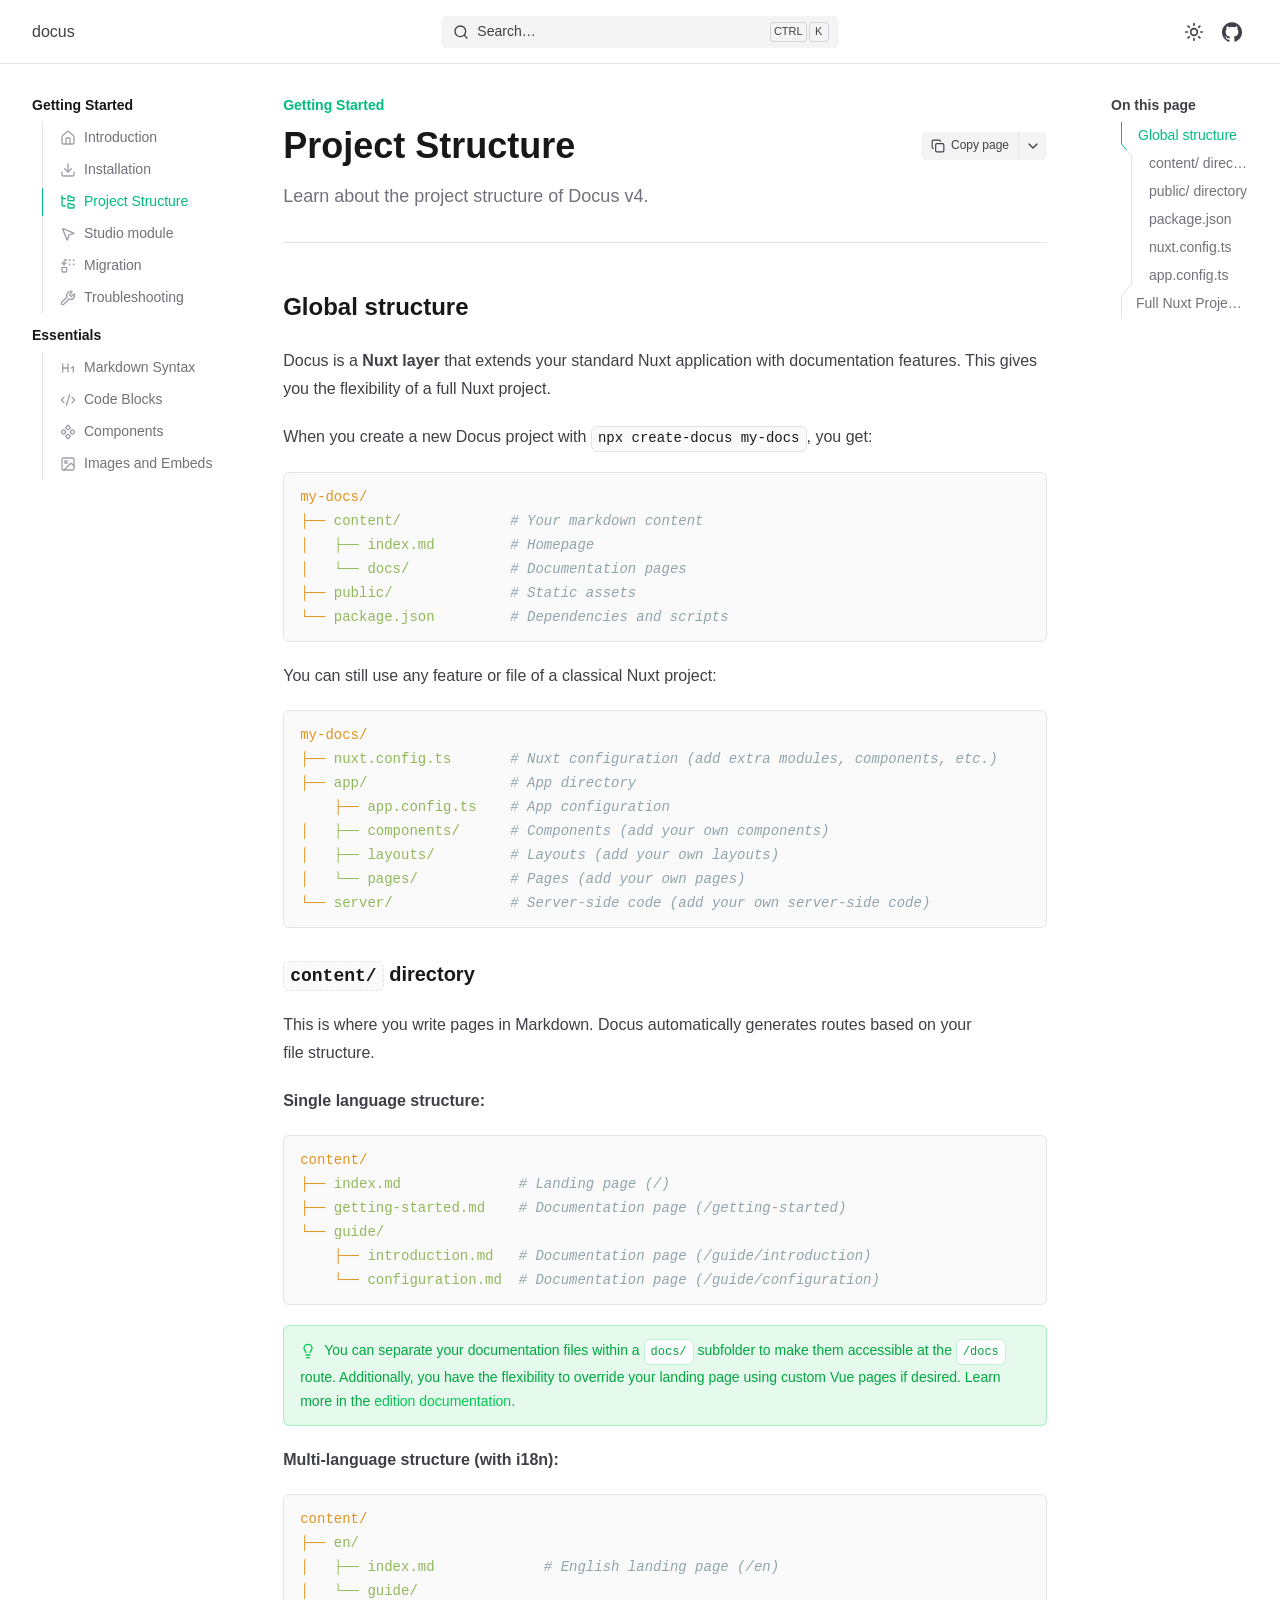
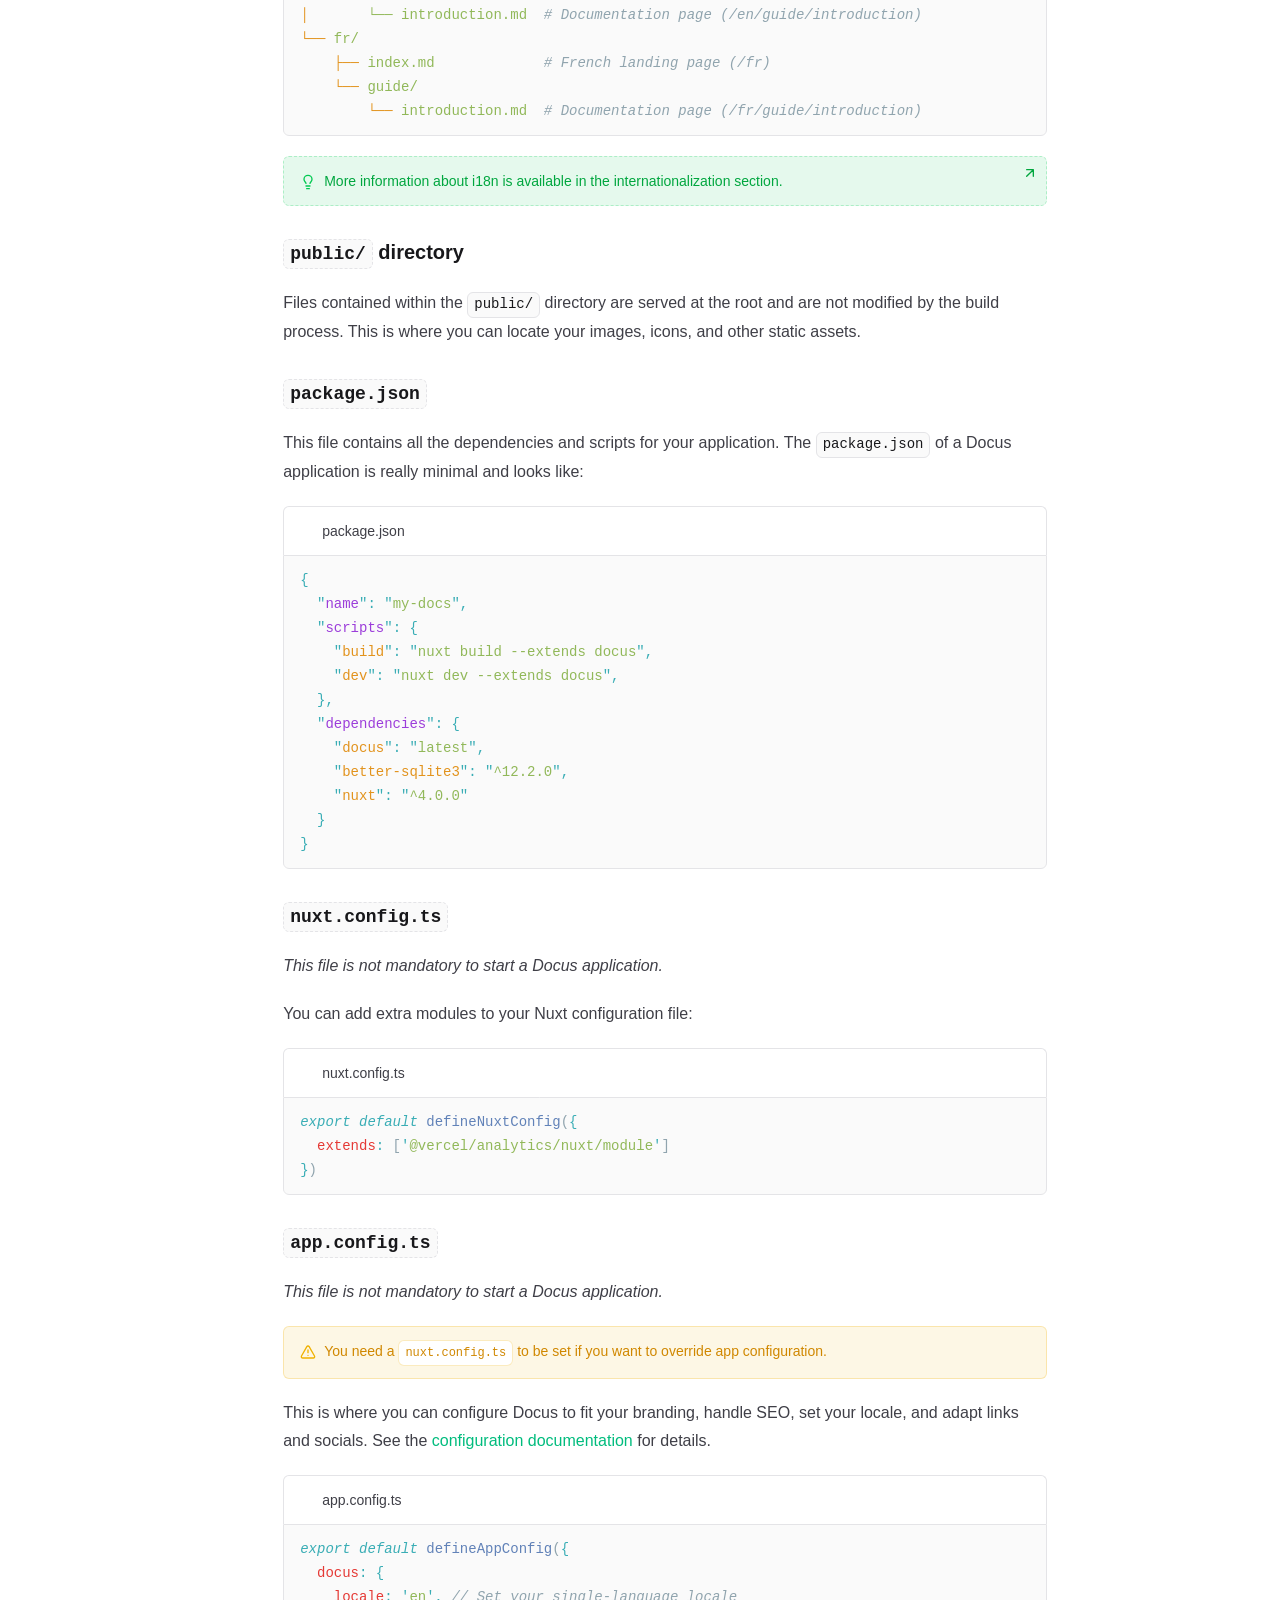
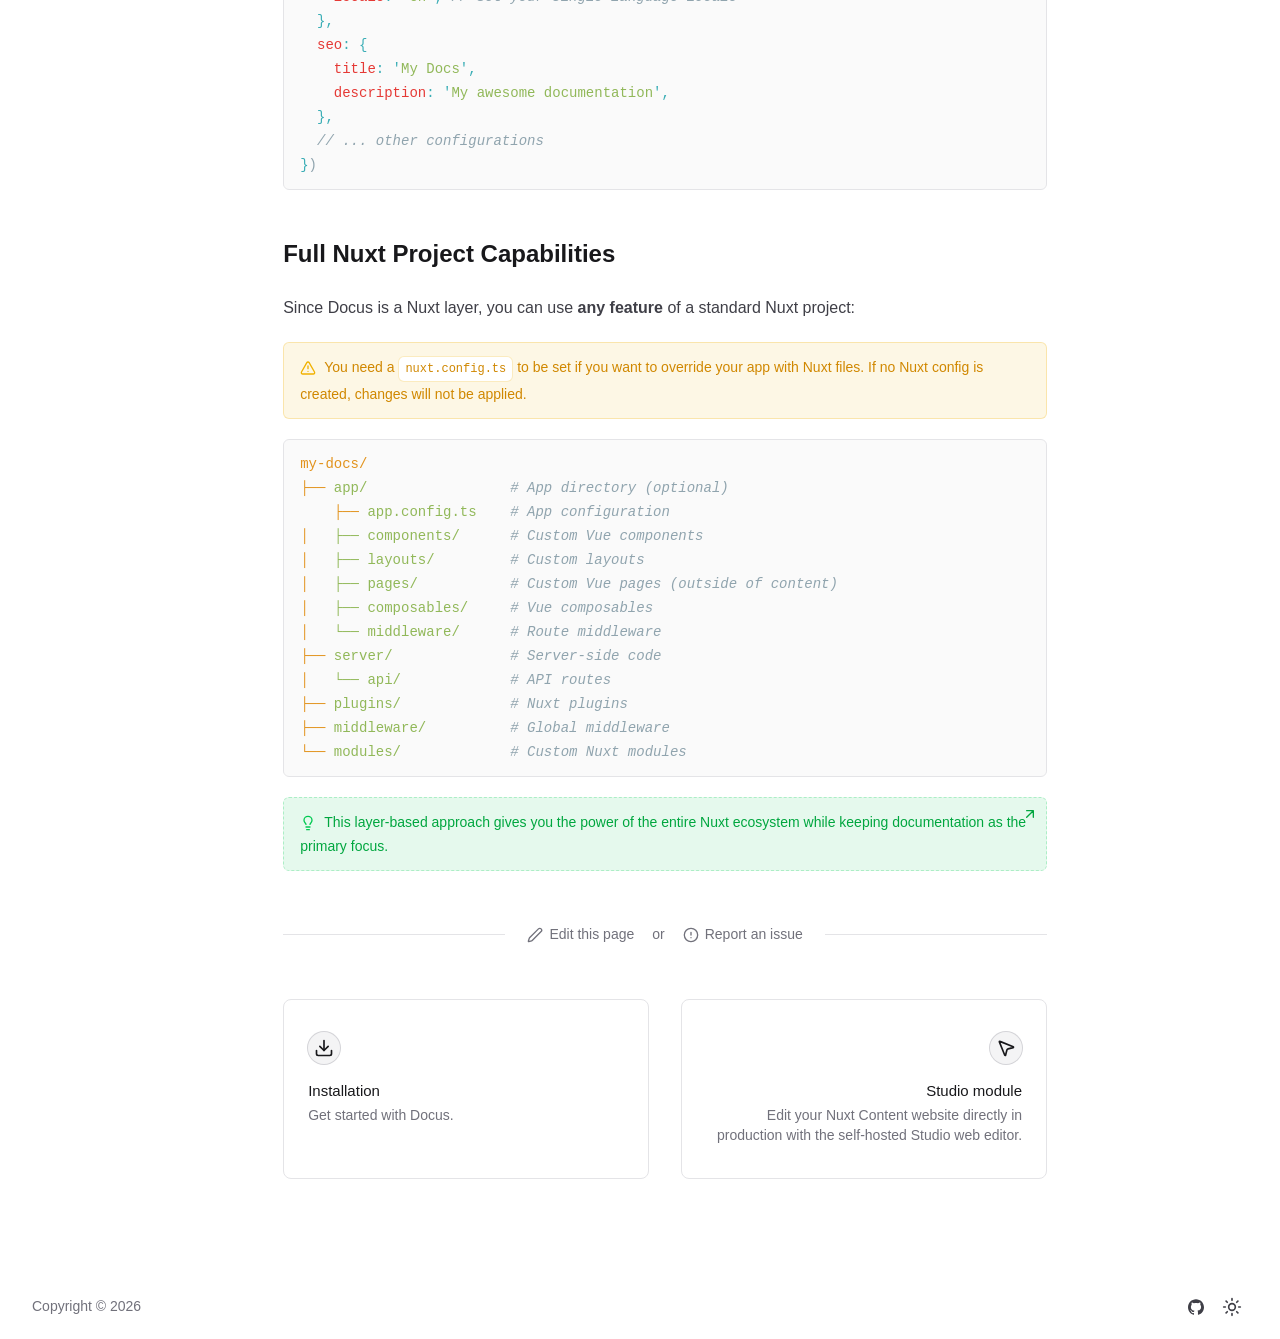
<file: getting-started/project-structure.html>
<!DOCTYPE html><html  lang="en" dir="ltr"><head><meta charset="utf-8"><meta name="viewport" content="width=device-width, initial-scale=1"><title>Project Structure - docus</title><script type="importmap">{"imports":{"#entry":"/_nuxt/B9lbzf56.js"}}</script><meta name="twitter:card" content="summary_large_image"><meta name="twitter:image" content="/_og/s/c_Docs,headline_Getting+Started,title_Project+Structure,description_Learn+about+the+project+structure+of+Docus+v4.,p_Ii9nZXR0aW5nLXN0YXJ0ZWQvcHJvamVjdC1zdHJ1Y3R1cmUi.png"><meta name="twitter:image:src" content="/_og/s/c_Docs,headline_Getting+Started,title_Project+Structure,description_Learn+about+the+project+structure+of+Docus+v4.,p_Ii9nZXR0aW5nLXN0YXJ0ZWQvcHJvamVjdC1zdHJ1Y3R1cmUi.png"><meta property="og:image" content="/_og/s/c_Docs,headline_Getting+Started,title_Project+Structure,description_Learn+about+the+project+structure+of+Docus+v4.,p_Ii9nZXR0aW5nLXN0YXJ0ZWQvcHJvamVjdC1zdHJ1Y3R1cmUi.png"><meta property="og:image:type" content="image/png"><meta property="og:image:width" content="1200"><meta name="twitter:image:width" content="1200"><meta property="og:image:height" content="600"><meta name="twitter:image:height" content="600"><style id="nuxt-ui-colors">@layer theme {
  :root, :host {
  --ui-color-primary-50: var(--color-emerald-50, oklch(97.9% 0.021 166.113));
  --ui-color-primary-100: var(--color-emerald-100, oklch(95% 0.052 163.051));
  --ui-color-primary-200: var(--color-emerald-200, oklch(90.5% 0.093 164.15));
  --ui-color-primary-300: var(--color-emerald-300, oklch(84.5% 0.143 164.978));
  --ui-color-primary-400: var(--color-emerald-400, oklch(76.5% 0.177 163.223));
  --ui-color-primary-500: var(--color-emerald-500, oklch(69.6% 0.17 162.48));
  --ui-color-primary-600: var(--color-emerald-600, oklch(59.6% 0.145 163.225));
  --ui-color-primary-700: var(--color-emerald-700, oklch(50.8% 0.118 165.612));
  --ui-color-primary-800: var(--color-emerald-800, oklch(43.2% 0.095 166.913));
  --ui-color-primary-900: var(--color-emerald-900, oklch(37.8% 0.077 168.94));
  --ui-color-primary-950: var(--color-emerald-950, oklch(26.2% 0.051 172.552));
  --ui-color-secondary-50: var(--color-blue-50, oklch(97% 0.014 254.604));
  --ui-color-secondary-100: var(--color-blue-100, oklch(93.2% 0.032 255.585));
  --ui-color-secondary-200: var(--color-blue-200, oklch(88.2% 0.059 254.128));
  --ui-color-secondary-300: var(--color-blue-300, oklch(80.9% 0.105 251.813));
  --ui-color-secondary-400: var(--color-blue-400, oklch(70.7% 0.165 254.624));
  --ui-color-secondary-500: var(--color-blue-500, oklch(62.3% 0.214 259.815));
  --ui-color-secondary-600: var(--color-blue-600, oklch(54.6% 0.245 262.881));
  --ui-color-secondary-700: var(--color-blue-700, oklch(48.8% 0.243 264.376));
  --ui-color-secondary-800: var(--color-blue-800, oklch(42.4% 0.199 265.638));
  --ui-color-secondary-900: var(--color-blue-900, oklch(37.9% 0.146 265.522));
  --ui-color-secondary-950: var(--color-blue-950, oklch(28.2% 0.091 267.935));
  --ui-color-success-50: var(--color-green-50, oklch(98.2% 0.018 155.826));
  --ui-color-success-100: var(--color-green-100, oklch(96.2% 0.044 156.743));
  --ui-color-success-200: var(--color-green-200, oklch(92.5% 0.084 155.995));
  --ui-color-success-300: var(--color-green-300, oklch(87.1% 0.15 154.449));
  --ui-color-success-400: var(--color-green-400, oklch(79.2% 0.209 151.711));
  --ui-color-success-500: var(--color-green-500, oklch(72.3% 0.219 149.579));
  --ui-color-success-600: var(--color-green-600, oklch(62.7% 0.194 149.214));
  --ui-color-success-700: var(--color-green-700, oklch(52.7% 0.154 150.069));
  --ui-color-success-800: var(--color-green-800, oklch(44.8% 0.119 151.328));
  --ui-color-success-900: var(--color-green-900, oklch(39.3% 0.095 152.535));
  --ui-color-success-950: var(--color-green-950, oklch(26.6% 0.065 152.934));
  --ui-color-info-50: var(--color-blue-50, oklch(97% 0.014 254.604));
  --ui-color-info-100: var(--color-blue-100, oklch(93.2% 0.032 255.585));
  --ui-color-info-200: var(--color-blue-200, oklch(88.2% 0.059 254.128));
  --ui-color-info-300: var(--color-blue-300, oklch(80.9% 0.105 251.813));
  --ui-color-info-400: var(--color-blue-400, oklch(70.7% 0.165 254.624));
  --ui-color-info-500: var(--color-blue-500, oklch(62.3% 0.214 259.815));
  --ui-color-info-600: var(--color-blue-600, oklch(54.6% 0.245 262.881));
  --ui-color-info-700: var(--color-blue-700, oklch(48.8% 0.243 264.376));
  --ui-color-info-800: var(--color-blue-800, oklch(42.4% 0.199 265.638));
  --ui-color-info-900: var(--color-blue-900, oklch(37.9% 0.146 265.522));
  --ui-color-info-950: var(--color-blue-950, oklch(28.2% 0.091 267.935));
  --ui-color-warning-50: var(--color-yellow-50, oklch(98.7% 0.026 102.212));
  --ui-color-warning-100: var(--color-yellow-100, oklch(97.3% 0.071 103.193));
  --ui-color-warning-200: var(--color-yellow-200, oklch(94.5% 0.129 101.54));
  --ui-color-warning-300: var(--color-yellow-300, oklch(90.5% 0.182 98.111));
  --ui-color-warning-400: var(--color-yellow-400, oklch(85.2% 0.199 91.936));
  --ui-color-warning-500: var(--color-yellow-500, oklch(79.5% 0.184 86.047));
  --ui-color-warning-600: var(--color-yellow-600, oklch(68.1% 0.162 75.834));
  --ui-color-warning-700: var(--color-yellow-700, oklch(55.4% 0.135 66.442));
  --ui-color-warning-800: var(--color-yellow-800, oklch(47.6% 0.114 61.907));
  --ui-color-warning-900: var(--color-yellow-900, oklch(42.1% 0.095 57.708));
  --ui-color-warning-950: var(--color-yellow-950, oklch(28.6% 0.066 53.813));
  --ui-color-error-50: var(--color-red-50, oklch(97.1% 0.013 17.38));
  --ui-color-error-100: var(--color-red-100, oklch(93.6% 0.032 17.717));
  --ui-color-error-200: var(--color-red-200, oklch(88.5% 0.062 18.334));
  --ui-color-error-300: var(--color-red-300, oklch(80.8% 0.114 19.571));
  --ui-color-error-400: var(--color-red-400, oklch(70.4% 0.191 22.216));
  --ui-color-error-500: var(--color-red-500, oklch(63.7% 0.237 25.331));
  --ui-color-error-600: var(--color-red-600, oklch(57.7% 0.245 27.325));
  --ui-color-error-700: var(--color-red-700, oklch(50.5% 0.213 27.518));
  --ui-color-error-800: var(--color-red-800, oklch(44.4% 0.177 26.899));
  --ui-color-error-900: var(--color-red-900, oklch(39.6% 0.141 25.723));
  --ui-color-error-950: var(--color-red-950, oklch(25.8% 0.092 26.042));
  --ui-color-neutral-50: var(--color-zinc-50, oklch(98.5% 0 none));
  --ui-color-neutral-100: var(--color-zinc-100, oklch(96.7% 0.001 286.375));
  --ui-color-neutral-200: var(--color-zinc-200, oklch(92% 0.004 286.32));
  --ui-color-neutral-300: var(--color-zinc-300, oklch(87.1% 0.006 286.286));
  --ui-color-neutral-400: var(--color-zinc-400, oklch(70.5% 0.015 286.067));
  --ui-color-neutral-500: var(--color-zinc-500, oklch(55.2% 0.016 285.938));
  --ui-color-neutral-600: var(--color-zinc-600, oklch(44.2% 0.017 285.786));
  --ui-color-neutral-700: var(--color-zinc-700, oklch(37% 0.013 285.805));
  --ui-color-neutral-800: var(--color-zinc-800, oklch(27.4% 0.006 286.033));
  --ui-color-neutral-900: var(--color-zinc-900, oklch(21% 0.006 285.885));
  --ui-color-neutral-950: var(--color-zinc-950, oklch(14.1% 0.005 285.823));
  }
  :root, :host, .light {
  --ui-primary: var(--ui-color-primary-500);
  --ui-secondary: var(--ui-color-secondary-500);
  --ui-success: var(--ui-color-success-500);
  --ui-info: var(--ui-color-info-500);
  --ui-warning: var(--ui-color-warning-500);
  --ui-error: var(--ui-color-error-500);
  }
  .dark {
  --ui-primary: var(--ui-color-primary-400);
  --ui-secondary: var(--ui-color-secondary-400);
  --ui-success: var(--ui-color-success-400);
  --ui-info: var(--ui-color-info-400);
  --ui-warning: var(--ui-color-warning-400);
  --ui-error: var(--ui-color-error-400);
  }
}</style><style>@media (width>=1024px){.docus-sub-header{--ui-header-height:112px}}</style><link rel="stylesheet" href="/_nuxt/entry.h21NOjNv.css" crossorigin><style>@layer base {:where(.i-lucide\:alert-circle){display:inline-block;width:1em;height:1em;background-color:currentColor;-webkit-mask-image:var(--svg);mask-image:var(--svg);-webkit-mask-repeat:no-repeat;mask-repeat:no-repeat;-webkit-mask-size:100% 100%;mask-size:100% 100%;--svg:url("data:image/svg+xml,%3Csvg xmlns='http://www.w3.org/2000/svg' viewBox='0 0 24 24' width='24' height='24'%3E%3Cg fill='none' stroke='black' stroke-linecap='round' stroke-linejoin='round' stroke-width='2'%3E%3Ccircle cx='12' cy='12' r='10'/%3E%3Cpath d='M12 8v4m0 4h.01'/%3E%3C/g%3E%3C/svg%3E")}:where(.i-lucide\:arrow-up-right){display:inline-block;width:1em;height:1em;background-color:currentColor;-webkit-mask-image:var(--svg);mask-image:var(--svg);-webkit-mask-repeat:no-repeat;mask-repeat:no-repeat;-webkit-mask-size:100% 100%;mask-size:100% 100%;--svg:url("data:image/svg+xml,%3Csvg xmlns='http://www.w3.org/2000/svg' viewBox='0 0 24 24' width='24' height='24'%3E%3Cpath fill='none' stroke='black' stroke-linecap='round' stroke-linejoin='round' stroke-width='2' d='M7 7h10v10M7 17L17 7'/%3E%3C/svg%3E")}:where(.i-lucide\:chevron-down){display:inline-block;width:1em;height:1em;background-color:currentColor;-webkit-mask-image:var(--svg);mask-image:var(--svg);-webkit-mask-repeat:no-repeat;mask-repeat:no-repeat;-webkit-mask-size:100% 100%;mask-size:100% 100%;--svg:url("data:image/svg+xml,%3Csvg xmlns='http://www.w3.org/2000/svg' viewBox='0 0 24 24' width='24' height='24'%3E%3Cpath fill='none' stroke='black' stroke-linecap='round' stroke-linejoin='round' stroke-width='2' d='m6 9l6 6l6-6'/%3E%3C/svg%3E")}:where(.i-lucide\:code-xml){display:inline-block;width:1em;height:1em;background-color:currentColor;-webkit-mask-image:var(--svg);mask-image:var(--svg);-webkit-mask-repeat:no-repeat;mask-repeat:no-repeat;-webkit-mask-size:100% 100%;mask-size:100% 100%;--svg:url("data:image/svg+xml,%3Csvg xmlns='http://www.w3.org/2000/svg' viewBox='0 0 24 24' width='24' height='24'%3E%3Cpath fill='none' stroke='black' stroke-linecap='round' stroke-linejoin='round' stroke-width='2' d='m18 16l4-4l-4-4M6 8l-4 4l4 4m8.5-12l-5 16'/%3E%3C/svg%3E")}:where(.i-lucide\:component){display:inline-block;width:1em;height:1em;background-color:currentColor;-webkit-mask-image:var(--svg);mask-image:var(--svg);-webkit-mask-repeat:no-repeat;mask-repeat:no-repeat;-webkit-mask-size:100% 100%;mask-size:100% 100%;--svg:url("data:image/svg+xml,%3Csvg xmlns='http://www.w3.org/2000/svg' viewBox='0 0 24 24' width='24' height='24'%3E%3Cpath fill='none' stroke='black' stroke-linecap='round' stroke-linejoin='round' stroke-width='2' d='M15.536 11.293a1 1 0 0 0 0 1.414l2.376 2.377a1 1 0 0 0 1.414 0l2.377-2.377a1 1 0 0 0 0-1.414l-2.377-2.377a1 1 0 0 0-1.414 0zm-13.239 0a1 1 0 0 0 0 1.414l2.377 2.377a1 1 0 0 0 1.414 0l2.377-2.377a1 1 0 0 0 0-1.414L6.088 8.916a1 1 0 0 0-1.414 0zm6.619 6.619a1 1 0 0 0 0 1.415l2.377 2.376a1 1 0 0 0 1.414 0l2.377-2.376a1 1 0 0 0 0-1.415l-2.377-2.376a1 1 0 0 0-1.414 0zm0-13.238a1 1 0 0 0 0 1.414l2.377 2.376a1 1 0 0 0 1.414 0l2.377-2.376a1 1 0 0 0 0-1.414l-2.377-2.377a1 1 0 0 0-1.414 0z'/%3E%3C/svg%3E")}:where(.i-lucide\:copy){display:inline-block;width:1em;height:1em;background-color:currentColor;-webkit-mask-image:var(--svg);mask-image:var(--svg);-webkit-mask-repeat:no-repeat;mask-repeat:no-repeat;-webkit-mask-size:100% 100%;mask-size:100% 100%;--svg:url("data:image/svg+xml,%3Csvg xmlns='http://www.w3.org/2000/svg' viewBox='0 0 24 24' width='24' height='24'%3E%3Cg fill='none' stroke='black' stroke-linecap='round' stroke-linejoin='round' stroke-width='2'%3E%3Crect width='14' height='14' x='8' y='8' rx='2' ry='2'/%3E%3Cpath d='M4 16c-1.1 0-2-.9-2-2V4c0-1.1.9-2 2-2h10c1.1 0 2 .9 2 2'/%3E%3C/g%3E%3C/svg%3E")}:where(.i-lucide\:download){display:inline-block;width:1em;height:1em;background-color:currentColor;-webkit-mask-image:var(--svg);mask-image:var(--svg);-webkit-mask-repeat:no-repeat;mask-repeat:no-repeat;-webkit-mask-size:100% 100%;mask-size:100% 100%;--svg:url("data:image/svg+xml,%3Csvg xmlns='http://www.w3.org/2000/svg' viewBox='0 0 24 24' width='24' height='24'%3E%3Cg fill='none' stroke='black' stroke-linecap='round' stroke-linejoin='round' stroke-width='2'%3E%3Cpath d='M12 15V3m9 12v4a2 2 0 0 1-2 2H5a2 2 0 0 1-2-2v-4'/%3E%3Cpath d='m7 10l5 5l5-5'/%3E%3C/g%3E%3C/svg%3E")}:where(.i-lucide\:folder-tree){display:inline-block;width:1em;height:1em;background-color:currentColor;-webkit-mask-image:var(--svg);mask-image:var(--svg);-webkit-mask-repeat:no-repeat;mask-repeat:no-repeat;-webkit-mask-size:100% 100%;mask-size:100% 100%;--svg:url("data:image/svg+xml,%3Csvg xmlns='http://www.w3.org/2000/svg' viewBox='0 0 24 24' width='24' height='24'%3E%3Cg fill='none' stroke='black' stroke-linecap='round' stroke-linejoin='round' stroke-width='2'%3E%3Cpath d='M20 10a1 1 0 0 0 1-1V6a1 1 0 0 0-1-1h-2.5a1 1 0 0 1-.8-.4l-.9-1.2A1 1 0 0 0 15 3h-2a1 1 0 0 0-1 1v5a1 1 0 0 0 1 1Zm0 11a1 1 0 0 0 1-1v-3a1 1 0 0 0-1-1h-2.9a1 1 0 0 1-.88-.55l-.42-.85a1 1 0 0 0-.92-.6H13a1 1 0 0 0-1 1v5a1 1 0 0 0 1 1ZM3 5a2 2 0 0 0 2 2h3'/%3E%3Cpath d='M3 3v13a2 2 0 0 0 2 2h3'/%3E%3C/g%3E%3C/svg%3E")}:where(.i-lucide\:hash){display:inline-block;width:1em;height:1em;background-color:currentColor;-webkit-mask-image:var(--svg);mask-image:var(--svg);-webkit-mask-repeat:no-repeat;mask-repeat:no-repeat;-webkit-mask-size:100% 100%;mask-size:100% 100%;--svg:url("data:image/svg+xml,%3Csvg xmlns='http://www.w3.org/2000/svg' viewBox='0 0 24 24' width='24' height='24'%3E%3Cpath fill='none' stroke='black' stroke-linecap='round' stroke-linejoin='round' stroke-width='2' d='M4 9h16M4 15h16M10 3L8 21m8-18l-2 18'/%3E%3C/svg%3E")}:where(.i-lucide\:heading-1){display:inline-block;width:1em;height:1em;background-color:currentColor;-webkit-mask-image:var(--svg);mask-image:var(--svg);-webkit-mask-repeat:no-repeat;mask-repeat:no-repeat;-webkit-mask-size:100% 100%;mask-size:100% 100%;--svg:url("data:image/svg+xml,%3Csvg xmlns='http://www.w3.org/2000/svg' viewBox='0 0 24 24' width='24' height='24'%3E%3Cpath fill='none' stroke='black' stroke-linecap='round' stroke-linejoin='round' stroke-width='2' d='M4 12h8m-8 6V6m8 12V6m5 6l3-2v8'/%3E%3C/svg%3E")}:where(.i-lucide\:house){display:inline-block;width:1em;height:1em;background-color:currentColor;-webkit-mask-image:var(--svg);mask-image:var(--svg);-webkit-mask-repeat:no-repeat;mask-repeat:no-repeat;-webkit-mask-size:100% 100%;mask-size:100% 100%;--svg:url("data:image/svg+xml,%3Csvg xmlns='http://www.w3.org/2000/svg' viewBox='0 0 24 24' width='24' height='24'%3E%3Cg fill='none' stroke='black' stroke-linecap='round' stroke-linejoin='round' stroke-width='2'%3E%3Cpath d='M15 21v-8a1 1 0 0 0-1-1h-4a1 1 0 0 0-1 1v8'/%3E%3Cpath d='M3 10a2 2 0 0 1 .709-1.528l7-6a2 2 0 0 1 2.582 0l7 6A2 2 0 0 1 21 10v9a2 2 0 0 1-2 2H5a2 2 0 0 1-2-2z'/%3E%3C/g%3E%3C/svg%3E")}:where(.i-lucide\:image){display:inline-block;width:1em;height:1em;background-color:currentColor;-webkit-mask-image:var(--svg);mask-image:var(--svg);-webkit-mask-repeat:no-repeat;mask-repeat:no-repeat;-webkit-mask-size:100% 100%;mask-size:100% 100%;--svg:url("data:image/svg+xml,%3Csvg xmlns='http://www.w3.org/2000/svg' viewBox='0 0 24 24' width='24' height='24'%3E%3Cg fill='none' stroke='black' stroke-linecap='round' stroke-linejoin='round' stroke-width='2'%3E%3Crect width='18' height='18' x='3' y='3' rx='2' ry='2'/%3E%3Ccircle cx='9' cy='9' r='2'/%3E%3Cpath d='m21 15l-3.086-3.086a2 2 0 0 0-2.828 0L6 21'/%3E%3C/g%3E%3C/svg%3E")}:where(.i-lucide\:lightbulb){display:inline-block;width:1em;height:1em;background-color:currentColor;-webkit-mask-image:var(--svg);mask-image:var(--svg);-webkit-mask-repeat:no-repeat;mask-repeat:no-repeat;-webkit-mask-size:100% 100%;mask-size:100% 100%;--svg:url("data:image/svg+xml,%3Csvg xmlns='http://www.w3.org/2000/svg' viewBox='0 0 24 24' width='24' height='24'%3E%3Cpath fill='none' stroke='black' stroke-linecap='round' stroke-linejoin='round' stroke-width='2' d='M15 14c.2-1 .7-1.7 1.5-2.5c1-.9 1.5-2.2 1.5-3.5A6 6 0 0 0 6 8c0 1 .2 2.2 1.5 3.5c.7.7 1.3 1.5 1.5 2.5m0 4h6m-5 4h4'/%3E%3C/svg%3E")}:where(.i-lucide\:moon){display:inline-block;width:1em;height:1em;background-color:currentColor;-webkit-mask-image:var(--svg);mask-image:var(--svg);-webkit-mask-repeat:no-repeat;mask-repeat:no-repeat;-webkit-mask-size:100% 100%;mask-size:100% 100%;--svg:url("data:image/svg+xml,%3Csvg xmlns='http://www.w3.org/2000/svg' viewBox='0 0 24 24' width='24' height='24'%3E%3Cpath fill='none' stroke='black' stroke-linecap='round' stroke-linejoin='round' stroke-width='2' d='M20.985 12.486a9 9 0 1 1-9.473-9.472c.405-.022.617.46.402.803a6 6 0 0 0 8.268 8.268c.344-.215.825-.004.803.401'/%3E%3C/svg%3E")}:where(.i-lucide\:mouse-pointer-2){display:inline-block;width:1em;height:1em;background-color:currentColor;-webkit-mask-image:var(--svg);mask-image:var(--svg);-webkit-mask-repeat:no-repeat;mask-repeat:no-repeat;-webkit-mask-size:100% 100%;mask-size:100% 100%;--svg:url("data:image/svg+xml,%3Csvg xmlns='http://www.w3.org/2000/svg' viewBox='0 0 24 24' width='24' height='24'%3E%3Cpath fill='none' stroke='black' stroke-linecap='round' stroke-linejoin='round' stroke-width='2' d='M4.037 4.688a.495.495 0 0 1 .651-.651l16 6.5a.5.5 0 0 1-.063.947l-6.124 1.58a2 2 0 0 0-1.438 1.435l-1.579 6.126a.5.5 0 0 1-.947.063z'/%3E%3C/svg%3E")}:where(.i-lucide\:pen){display:inline-block;width:1em;height:1em;background-color:currentColor;-webkit-mask-image:var(--svg);mask-image:var(--svg);-webkit-mask-repeat:no-repeat;mask-repeat:no-repeat;-webkit-mask-size:100% 100%;mask-size:100% 100%;--svg:url("data:image/svg+xml,%3Csvg xmlns='http://www.w3.org/2000/svg' viewBox='0 0 24 24' width='24' height='24'%3E%3Cpath fill='none' stroke='black' stroke-linecap='round' stroke-linejoin='round' stroke-width='2' d='M21.174 6.812a1 1 0 0 0-3.986-3.987L3.842 16.174a2 2 0 0 0-.5.83l-1.321 4.352a.5.5 0 0 0 .623.622l4.353-1.32a2 2 0 0 0 .83-.497z'/%3E%3C/svg%3E")}:where(.i-lucide\:replace){display:inline-block;width:1em;height:1em;background-color:currentColor;-webkit-mask-image:var(--svg);mask-image:var(--svg);-webkit-mask-repeat:no-repeat;mask-repeat:no-repeat;-webkit-mask-size:100% 100%;mask-size:100% 100%;--svg:url("data:image/svg+xml,%3Csvg xmlns='http://www.w3.org/2000/svg' viewBox='0 0 24 24' width='24' height='24'%3E%3Cg fill='none' stroke='black' stroke-linecap='round' stroke-linejoin='round' stroke-width='2'%3E%3Cpath d='M14 4a1 1 0 0 1 1-1m0 7a1 1 0 0 1-1-1m7-5a1 1 0 0 0-1-1m1 6a1 1 0 0 1-1 1M3 7l3 3l3-3'/%3E%3Cpath d='M6 10V5a2 2 0 0 1 2-2h2'/%3E%3Crect width='7' height='7' x='3' y='14' rx='1'/%3E%3C/g%3E%3C/svg%3E")}:where(.i-lucide\:search){display:inline-block;width:1em;height:1em;background-color:currentColor;-webkit-mask-image:var(--svg);mask-image:var(--svg);-webkit-mask-repeat:no-repeat;mask-repeat:no-repeat;-webkit-mask-size:100% 100%;mask-size:100% 100%;--svg:url("data:image/svg+xml,%3Csvg xmlns='http://www.w3.org/2000/svg' viewBox='0 0 24 24' width='24' height='24'%3E%3Cg fill='none' stroke='black' stroke-linecap='round' stroke-linejoin='round' stroke-width='2'%3E%3Cpath d='m21 21l-4.34-4.34'/%3E%3Ccircle cx='11' cy='11' r='8'/%3E%3C/g%3E%3C/svg%3E")}:where(.i-lucide\:sun){display:inline-block;width:1em;height:1em;background-color:currentColor;-webkit-mask-image:var(--svg);mask-image:var(--svg);-webkit-mask-repeat:no-repeat;mask-repeat:no-repeat;-webkit-mask-size:100% 100%;mask-size:100% 100%;--svg:url("data:image/svg+xml,%3Csvg xmlns='http://www.w3.org/2000/svg' viewBox='0 0 24 24' width='24' height='24'%3E%3Cg fill='none' stroke='black' stroke-linecap='round' stroke-linejoin='round' stroke-width='2'%3E%3Ccircle cx='12' cy='12' r='4'/%3E%3Cpath d='M12 2v2m0 16v2M4.93 4.93l1.41 1.41m11.32 11.32l1.41 1.41M2 12h2m16 0h2M6.34 17.66l-1.41 1.41M19.07 4.93l-1.41 1.41'/%3E%3C/g%3E%3C/svg%3E")}:where(.i-lucide\:triangle-alert){display:inline-block;width:1em;height:1em;background-color:currentColor;-webkit-mask-image:var(--svg);mask-image:var(--svg);-webkit-mask-repeat:no-repeat;mask-repeat:no-repeat;-webkit-mask-size:100% 100%;mask-size:100% 100%;--svg:url("data:image/svg+xml,%3Csvg xmlns='http://www.w3.org/2000/svg' viewBox='0 0 24 24' width='24' height='24'%3E%3Cpath fill='none' stroke='black' stroke-linecap='round' stroke-linejoin='round' stroke-width='2' d='m21.73 18l-8-14a2 2 0 0 0-3.48 0l-8 14A2 2 0 0 0 4 21h16a2 2 0 0 0 1.73-3M12 9v4m0 4h.01'/%3E%3C/svg%3E")}:where(.i-lucide\:wrench){display:inline-block;width:1em;height:1em;background-color:currentColor;-webkit-mask-image:var(--svg);mask-image:var(--svg);-webkit-mask-repeat:no-repeat;mask-repeat:no-repeat;-webkit-mask-size:100% 100%;mask-size:100% 100%;--svg:url("data:image/svg+xml,%3Csvg xmlns='http://www.w3.org/2000/svg' viewBox='0 0 24 24' width='24' height='24'%3E%3Cpath fill='none' stroke='black' stroke-linecap='round' stroke-linejoin='round' stroke-width='2' d='M14.7 6.3a1 1 0 0 0 0 1.4l1.6 1.6a1 1 0 0 0 1.4 0l3.106-3.105c.32-.322.863-.22.983.218a6 6 0 0 1-8.259 7.057l-7.91 7.91a1 1 0 0 1-2.999-3l7.91-7.91a6 6 0 0 1 7.057-8.259c.438.12.54.662.219.984z'/%3E%3C/svg%3E")}:where(.i-simple-icons\:github){display:inline-block;width:1em;height:1em;background-color:currentColor;-webkit-mask-image:var(--svg);mask-image:var(--svg);-webkit-mask-repeat:no-repeat;mask-repeat:no-repeat;-webkit-mask-size:100% 100%;mask-size:100% 100%;--svg:url("data:image/svg+xml,%3Csvg xmlns='http://www.w3.org/2000/svg' viewBox='0 0 24 24' width='24' height='24'%3E%3Cpath fill='black' d='M12 .297c-6.63 0-12 5.373-12 12c0 5.303 3.438 9.8 8.205 11.385c.6.113.82-.258.82-.577c0-.285-.01-1.04-.015-2.04c-3.338.724-4.042-1.61-4.042-1.61C4.422 18.07 3.633 17.7 3.633 17.7c-1.087-.744.084-.729.084-.729c1.205.084 1.838 1.236 1.838 1.236c1.07 1.835 2.809 1.305 3.495.998c.108-.776.417-1.305.76-1.605c-2.665-.3-5.466-1.332-5.466-5.93c0-1.31.465-2.38 1.235-3.22c-.135-.303-.54-1.523.105-3.176c0 0 1.005-.322 3.3 1.23c.96-.267 1.98-.399 3-.405c1.02.006 2.04.138 3 .405c2.28-1.552 3.285-1.23 3.285-1.23c.645 1.653.24 2.873.12 3.176c.765.84 1.23 1.91 1.23 3.22c0 4.61-2.805 5.625-5.475 5.92c.42.36.81 1.096.81 2.22c0 1.606-.015 2.896-.015 3.286c0 .315.21.69.825.57C20.565 22.092 24 17.592 24 12.297c0-6.627-5.373-12-12-12'/%3E%3C/svg%3E")}}</style><link rel="preload" as="fetch" crossorigin="anonymous" href="/getting-started/project-structure/_payload.json?_b=277f5c53-0963-49ba-93de-ae0057838db1"><link rel="modulepreload" as="script" crossorigin href="/_nuxt/B9lbzf56.js"><link rel="modulepreload" as="script" crossorigin href="/_nuxt/DK3Fl9T5.js"><link rel="modulepreload" as="script" crossorigin href="/_nuxt/BnIqudnE.js"><link rel="modulepreload" as="script" crossorigin href="/_nuxt/B4b-2GOK.js"><link rel="modulepreload" as="script" crossorigin href="/_nuxt/BTaPj8Qm.js"><link rel="modulepreload" as="script" crossorigin href="/_nuxt/UUTXwAs7.js"><link rel="modulepreload" as="script" crossorigin href="/_nuxt/CRca1Lzq.js"><link rel="modulepreload" as="script" crossorigin href="/_nuxt/DMxBbqNJ.js"><link rel="modulepreload" as="script" crossorigin href="/_nuxt/BW3xJdEx.js"><link rel="modulepreload" as="script" crossorigin href="/_nuxt/C6ecPzoI.js"><link rel="modulepreload" as="script" crossorigin href="/_nuxt/DsRkfs10.js"><link rel="modulepreload" as="script" crossorigin href="/_nuxt/BnDTbt6S.js"><link rel="modulepreload" as="script" crossorigin href="/_nuxt/D3sCn5nT.js"><link rel="modulepreload" as="script" crossorigin href="/_nuxt/Da8k-3Zu.js"><link rel="modulepreload" as="script" crossorigin href="/_nuxt/CUsy3pGw.js"><link rel="modulepreload" as="script" crossorigin href="/_nuxt/C5iYBxsE.js"><link rel="modulepreload" as="script" crossorigin href="/_nuxt/IKqwN-GS.js"><link rel="modulepreload" as="script" crossorigin href="/_nuxt/BO2KdNVx.js"><link rel="modulepreload" as="script" crossorigin href="/_nuxt/I7DaeIW5.js"><link rel="modulepreload" as="script" crossorigin href="/_nuxt/D_eZxFIZ.js"><link rel="modulepreload" as="script" crossorigin href="/_nuxt/DR4ogerT.js"><link rel="modulepreload" as="script" crossorigin href="/_nuxt/CiFHdpGV.js"><link rel="modulepreload" as="script" crossorigin href="/_nuxt/kVB535QO.js"><link rel="modulepreload" as="script" crossorigin href="/_nuxt/CJVMGqd_.js"><link rel="modulepreload" as="script" crossorigin href="/_nuxt/DHihWhf5.js"><link rel="modulepreload" as="script" crossorigin href="/_nuxt/PhnYWesM.js"><link rel="modulepreload" as="script" crossorigin href="/_nuxt/COP710bM.js"><link rel="modulepreload" as="script" crossorigin href="/_nuxt/CidfGKpp.js"><link rel="modulepreload" as="script" crossorigin href="/_nuxt/grJEbbkt.js"><link rel="modulepreload" as="script" crossorigin href="/_nuxt/D54ViKA5.js"><link rel="modulepreload" as="script" crossorigin href="/_nuxt/CRFiLlpf.js"><link rel="modulepreload" as="script" crossorigin href="/_nuxt/CAJCSsim.js"><link rel="modulepreload" as="script" crossorigin href="/_nuxt/CGxMLbHi.js"><link rel="modulepreload" as="script" crossorigin href="/_nuxt/DjR-vcJQ2.js"><link rel="modulepreload" as="script" crossorigin href="/_nuxt/C-TW1jYv.js"><link rel="modulepreload" as="script" crossorigin href="/_nuxt/DwDorq67.js"><link rel="modulepreload" as="script" crossorigin href="/_nuxt/Bk3ItCRu2.js"><link rel="modulepreload" as="script" crossorigin href="/_nuxt/BWWpDF4H2.js"><link rel="modulepreload" as="script" crossorigin href="/_nuxt/CGpJs-Wj2.js"><link rel="modulepreload" as="script" crossorigin href="/_nuxt/gtiopLMl2.js"><link rel="modulepreload" as="script" crossorigin href="/_nuxt/C83kraeH2.js"><link rel="modulepreload" as="script" crossorigin href="/_nuxt/B50arVJP2.js"><link rel="modulepreload" as="script" crossorigin href="/_nuxt/Bh7ZZu1o2.js"><link rel="modulepreload" as="script" crossorigin href="/_nuxt/C2ph9efA2.js"><link rel="modulepreload" as="script" crossorigin href="/_nuxt/BQfQ2Yay2.js"><link rel="modulepreload" as="script" crossorigin href="/_nuxt/DCR0FqCk2.js"><link rel="modulepreload" as="script" crossorigin href="/_nuxt/CMqGsRFn2.js"><link rel="modulepreload" as="script" crossorigin href="/_nuxt/BDNMzG2s2.js"><link rel="modulepreload" as="script" crossorigin href="/_nuxt/ClhgfGV92.js"><link rel="modulepreload" as="script" crossorigin href="/_nuxt/FVGV5NHN2.js"><link rel="modulepreload" as="script" crossorigin href="/_nuxt/bPd01KOl2.js"><link rel="modulepreload" as="script" crossorigin href="/_nuxt/CM6e0Upa2.js"><link rel="modulepreload" as="script" crossorigin href="/_nuxt/DVsNApLL2.js"><link rel="modulepreload" as="script" crossorigin href="/_nuxt/BLxNoijs2.js"><link rel="modulepreload" as="script" crossorigin href="/_nuxt/C1bRDCMr2.js"><link rel="modulepreload" as="script" crossorigin href="/_nuxt/CO8iwSFC2.js"><link rel="modulepreload" as="script" crossorigin href="/_nuxt/CevO9L6z2.js"><link rel="modulepreload" as="script" crossorigin href="/_nuxt/BbzTVBes2.js"><link rel="modulepreload" as="script" crossorigin href="/_nuxt/DOVquImQ.js"><link rel="modulepreload" as="script" crossorigin href="/_nuxt/BLc_3imB.js"><link rel="modulepreload" as="script" crossorigin href="/_nuxt/BuAkcpTI.js"><link rel="modulepreload" as="script" crossorigin href="/_nuxt/CE1yRbsa.js"><link rel="modulepreload" as="script" crossorigin href="/_nuxt/DgvddNDn.js"><link rel="modulepreload" as="script" crossorigin href="/_nuxt/C-RdVHgS.js"><link rel="modulepreload" as="script" crossorigin href="/_nuxt/DMIdmQUX.js"><link rel="modulepreload" as="script" crossorigin href="/_nuxt/Tc6JwX7g.js"><link rel="modulepreload" as="script" crossorigin href="/_nuxt/B-63IvuG2.js"><link rel="modulepreload" as="script" crossorigin href="/_nuxt/C_NA3Yh4.js"><link rel="modulepreload" as="script" crossorigin href="/_nuxt/ePcAgAFJ.js"><link rel="modulepreload" as="script" crossorigin href="/_nuxt/CivEkGqN2.js"><link rel="modulepreload" as="script" crossorigin href="/_nuxt/CGD3XOsh.js"><link rel="modulepreload" as="script" crossorigin href="/_nuxt/DGmaFJql2.js"><script type="module" src="/_nuxt/B9lbzf56.js" crossorigin></script><link rel="prefetch" as="script" crossorigin href="/_nuxt/B_wdeZ1l2.js"><link rel="prefetch" as="script" crossorigin href="/_nuxt/nV74OeWa2.js"><link rel="prefetch" as="script" crossorigin href="/_nuxt/CgYt7o082.js"><link rel="prefetch" as="script" crossorigin href="/_nuxt/D3ZPyNEe2.js"><link rel="prefetch" as="script" crossorigin href="/_nuxt/BcFuUm6Z2.js"><link rel="prefetch" as="script" crossorigin href="/_nuxt/ANU92Hpt2.js"><link rel="prefetch" as="script" crossorigin href="/_nuxt/DzjTih-Z2.js"><link rel="prefetch" as="script" crossorigin href="/_nuxt/Bi34hmG82.js"><link rel="prefetch" as="script" crossorigin href="/_nuxt/DpM_S53U.js"><link rel="prefetch" as="script" crossorigin href="/_nuxt/DDZGrv7b.js"><link rel="prefetch" as="script" crossorigin href="/_nuxt/D5oQE1W8.js"><link rel="prefetch" as="script" crossorigin href="/_nuxt/BL82z0NS.js"><link rel="prefetch" as="script" crossorigin href="/_nuxt/DCoT7Sr_.js"><link rel="prefetch" as="script" crossorigin href="/_nuxt/DsSJFHi1.js"><link rel="prefetch" as="script" crossorigin href="/_nuxt/BsCyfkOX.js"><link rel="prefetch" as="script" crossorigin href="/_nuxt/G7s8ce7w.js"><link rel="prefetch" as="script" crossorigin href="/_nuxt/CLzTP2hO.js"><link rel="prefetch" as="script" crossorigin href="/_nuxt/BdFNi9_3.js"><link rel="prefetch" as="script" crossorigin href="/_nuxt/FGbEr4QG.js"><link rel="prefetch" as="script" crossorigin href="/_nuxt/DWs7fwl1.js"><link rel="prefetch" as="script" crossorigin href="/_nuxt/YJTUDbN7.js"><link rel="prefetch" as="script" crossorigin href="/_nuxt/DpRbRZbp.js"><link rel="prefetch" as="script" crossorigin href="/_nuxt/BcPTWBJS.js"><link rel="prefetch" as="script" crossorigin href="/_nuxt/Dg8IvygW.js"><link rel="prefetch" as="script" crossorigin href="/_nuxt/MNa6wb5p.js"><link rel="prefetch" as="script" crossorigin href="/_nuxt/Hvvb1luy.js"><link rel="prefetch" as="script" crossorigin href="/_nuxt/E1ZWY1j0.js"><link rel="prefetch" as="script" crossorigin href="/_nuxt/BIXjyMP2.js"><link rel="prefetch" as="script" crossorigin href="/_nuxt/CYf65hwX.js"><link rel="prefetch" as="script" crossorigin href="/_nuxt/Bwtok_F2.js"><link rel="prefetch" as="script" crossorigin href="/_nuxt/CdlkpNBg.js"><link rel="prefetch" as="script" crossorigin href="/_nuxt/CjEmpn_d.js"><link rel="prefetch" as="script" crossorigin href="/_nuxt/BW0KjuTv.js"><link rel="prefetch" as="script" crossorigin href="/_nuxt/DQhlUnmr.js"><link rel="prefetch" as="script" crossorigin href="/_nuxt/DsUZJkND.js"><link rel="prefetch" as="script" crossorigin href="/_nuxt/BK_zEO52.js"><link rel="prefetch" as="script" crossorigin href="/_nuxt/CxYsbiu6.js"><link rel="prefetch" as="script" crossorigin href="/_nuxt/BG_qmu3N.js"><link rel="prefetch" as="script" crossorigin href="/_nuxt/CWKs-dUP.js"><link rel="prefetch" as="script" crossorigin href="/_nuxt/Dp4ddNHL.js"><link rel="prefetch" as="script" crossorigin href="/_nuxt/KxW_jNlC.js"><link rel="prefetch" as="script" crossorigin href="/_nuxt/DL554jMH.js"><link rel="prefetch" as="script" crossorigin href="/_nuxt/DN0uZJg-.js"><link rel="prefetch" as="script" crossorigin href="/_nuxt/CZ5bty282.js"><link rel="prefetch" as="script" crossorigin href="/_nuxt/C-LNslzx.js"><link rel="prefetch" as="script" crossorigin href="/_nuxt/BBBXYRyE2.js"><link rel="prefetch" as="script" crossorigin href="/_nuxt/CNxmqupG2.js"><link rel="prefetch" as="script" crossorigin href="/_nuxt/BUe475kN2.js"><meta name="robots" content="index, follow, max-image-preview:large, max-snippet:-1, max-video-preview:-1"><link rel="icon" href="/favicon.ico"><meta name="description" content="Learn about the project structure of Docus v4."><meta property="og:site_name" content="docus"><meta property="og:title" content="Project Structure"><meta property="og:description" content="Learn about the project structure of Docus v4."><meta property="og:type" content="article"><script>"use strict";(()=>{const o=window,e=document.documentElement,c=["dark","light"],s=getStorageValue("localStorage","nuxt-color-mode")||"system";let r=s==="system"?f():s;const l=e.getAttribute("data-color-mode-forced");l&&(r=l),i(r),o["__NUXT_COLOR_MODE__"]={preference:s,value:r,getColorScheme:f,addColorScheme:i,removeColorScheme:d};function i(t){const a=""+t+"",n="";e.classList?e.classList.add(a):e.className+=" "+a,n&&e.setAttribute("data-"+n,t)}function d(t){const a=""+t+"",n="";e.classList?e.classList.remove(a):e.className=e.className.replace(new RegExp(a,"g"),""),n&&e.removeAttribute("data-"+n)}function u(t){return o.matchMedia("(prefers-color-scheme"+t+")")}function f(){if(o.matchMedia&&u("").media!=="not all"){for(const t of c)if(u(":"+t).matches)return t}return"light"}})();function getStorageValue(o,e){switch(o){case"localStorage":try{return window.localStorage.getItem(e)}catch{return null}case"sessionStorage":try{return window.sessionStorage.getItem(e)}catch{return null}case"cookie":try{return getCookie(e)}catch{return null}default:return null}}function getCookie(o){const c=("; "+window.document.cookie).split("; "+o+"=");if(c.length===2){const s=c.pop();return s?s.split(";").shift():null}}</script></head><body><div id="__nuxt" class="isolate"><!--[--><!--[--><!--[--><!--[--><!--[--><div class="nuxt-loading-indicator" style="position:fixed;top:0;right:0;left:0;pointer-events:none;width:auto;height:3px;opacity:0;background:var(--ui-primary);background-size:0% auto;transform:scaleX(0%);transform-origin:left;transition:transform 0.1s, height 0.4s, opacity 0.4s;z-index:999999;"></div><div class="flex"><div class="flex-1 min-w-0"><!--[--><!----><!----><!----><header data-slot="root" class="bg-default/75 backdrop-blur border-b border-default h-(--ui-header-height) sticky top-0 z-50"><!--[--><!--]--><div class="w-full max-w-(--ui-container) mx-auto px-4 sm:px-6 lg:px-8 flex items-center justify-between gap-3 h-full" data-slot="container"><!--[--><div data-slot="left" class="lg:flex-1 flex items-center gap-1.5"><!----><!--[--><a href="/" class="" aria-label="docus"><span class="h-6 w-auto shrink-0">docus</span></a><!--]--></div><div data-slot="center" class="hidden lg:flex flex-1"><!--[--><!--[--><!----><button type="button" data-slot="base" class="rounded-md font-medium inline-flex items-center disabled:cursor-not-allowed aria-disabled:cursor-not-allowed disabled:opacity-75 aria-disabled:opacity-75 transition-colors px-2.5 py-1.5 text-sm gap-1.5 text-default bg-elevated hover:bg-accented/75 active:bg-accented/75 outline-inverted/25 focus-visible:outline-3 disabled:bg-elevated aria-disabled:bg-elevated w-full"><!--[--><!--[--><span class="iconify i-lucide:search shrink-0 size-4 mx-0.5" aria-hidden="true" style="" data-slot="leadingIcon"></span><!--]--><!--[--><span data-slot="label" class="truncate">Search…</span><!--]--><!--[--><div data-slot="trailing" class="hidden lg:flex items-center gap-0.5 ms-auto"><!--[--><!--[--><kbd class="inline-flex items-center justify-center px-1 rounded-sm font-medium font-sans uppercase h-5 min-w-[20px] text-[11px] ring ring-inset ring-accented text-default bg-elevated"><!--[--> <!--]--></kbd><kbd class="inline-flex items-center justify-center px-1 rounded-sm font-medium font-sans uppercase h-5 min-w-[20px] text-[11px] ring ring-inset ring-accented text-default bg-elevated"><!--[-->k<!--]--></kbd><!--]--><!--]--></div><!--]--><!--]--></button><!--]--><!--]--></div><div data-slot="right" class="flex items-center justify-end lg:flex-1 gap-1.5"><!--[--><div></div><!----><!----><!--[--><!----><button type="button" data-slot="base" aria-label="Search…" class="rounded-md font-medium inline-flex items-center disabled:cursor-not-allowed aria-disabled:cursor-not-allowed disabled:opacity-75 aria-disabled:opacity-75 transition-colors text-sm gap-1.5 text-default hover:bg-elevated active:bg-elevated outline-inverted/25 focus-visible:outline-3 hover:disabled:bg-transparent dark:hover:disabled:bg-transparent hover:aria-disabled:bg-transparent dark:hover:aria-disabled:bg-transparent p-1.5 lg:hidden"><!--[--><!--[--><span class="iconify i-lucide:search shrink-0 size-5" aria-hidden="true" style="" data-slot="leadingIcon"></span><!--]--><!--[--><span data-slot="label" class="truncate hidden">Search…</span><!--]--><!--[--><div data-slot="trailing" class="hidden items-center gap-0.5 ms-auto lg:hidden"><!--[--><!--[--><kbd class="inline-flex items-center justify-center px-1 rounded-sm font-medium font-sans uppercase h-5 min-w-[20px] text-[11px] ring ring-inset ring-accented text-default bg-elevated"><!--[--> <!--]--></kbd><kbd class="inline-flex items-center justify-center px-1 rounded-sm font-medium font-sans uppercase h-5 min-w-[20px] text-[11px] ring ring-inset ring-accented text-default bg-elevated"><!--[-->k<!--]--></kbd><!--]--><!--]--></div><!--]--><!--]--></button><!--]--><!--[--><div class="h-8 w-8 animate-pulse bg-neutral-200 dark:bg-neutral-800 rounded-md"></div><!--]--><!--[--><a href="https://github.com/juerock/docus-juerock" rel="noopener noreferrer" target="_blank" data-slot="base" aria-label="GitHub" class="rounded-md font-medium inline-flex items-center disabled:cursor-not-allowed aria-disabled:cursor-not-allowed disabled:opacity-75 aria-disabled:opacity-75 transition-colors text-sm gap-1.5 text-default hover:bg-elevated active:bg-elevated outline-inverted/25 focus-visible:outline-3 hover:disabled:bg-transparent dark:hover:disabled:bg-transparent hover:aria-disabled:bg-transparent dark:hover:aria-disabled:bg-transparent p-1.5"><!--[--><!--[--><span class="iconify i-simple-icons:github shrink-0 size-5" aria-hidden="true" style="" data-slot="leadingIcon"></span><!--]--><!--[--><!----><!--]--><!--[--><!----><!--]--><!--]--></a><!--]--><!--]--><!--[--><button type="button" data-slot="base" class="rounded-md font-medium inline-flex items-center disabled:cursor-not-allowed aria-disabled:cursor-not-allowed disabled:opacity-75 aria-disabled:opacity-75 transition-colors text-xs gap-1.5 text-default hover:bg-elevated active:bg-elevated outline-inverted/25 focus-visible:outline-3 hover:disabled:bg-transparent dark:hover:disabled:bg-transparent hover:aria-disabled:bg-transparent dark:hover:aria-disabled:bg-transparent p-1.5 -me-1.5 lg:hidden"><!--[--><!--[--><!----><!--]--><!--[--><svg xmlns="http://www.w3.org/2000/svg" class="size-5" viewBox="0 0 24 24" fill="none" stroke="currentColor" stroke-width="2" stroke-linecap="round" stroke-linejoin="round"><line x1="4" y1="6" x2="20" y2="6" class="outline-none"></line><line x1="4" y1="12" x2="20" y2="12" class="outline-none"></line><line x1="4" y1="18" x2="20" y2="18" class="outline-none"></line></svg><!--]--><!--[--><!----><!--]--><!--]--></button><!--]--></div><!--]--></div><!--[--><!--]--></header><!--[--><!----><!----><!--v-if--><!--]--><!--]--><main class="min-h-[calc(100vh-var(--ui-header-height))]"><!--[--><div class="w-full max-w-(--ui-container) mx-auto px-4 sm:px-6 lg:px-8"><!--[--><div data-slot="root" class="flex flex-col lg:grid lg:grid-cols-10 lg:gap-10"><aside data-slot="left" class="hidden overflow-y-auto lg:block lg:max-h-[calc(100vh-var(--ui-header-height))] lg:sticky lg:top-(--ui-header-height) py-8 lg:ps-4 lg:-ms-4 lg:pe-6.5 lg:col-span-2"><div data-slot="container" class="relative"><!----><!--[--><div></div><!--[--><!----><nav data-slot="root"><ul class="isolate -mx-2.5 -mt-1.5"><!--[--><!--[--><!--[--><li data-state="open" data-disabled data-orientation="vertical" data-slot="itemWithChildren" class="flex flex-col data-[state=open]:mb-1.5"><!--[--><!--[--><button type="button" aria-controls aria-expanded="true" data-state="open" data-disabled disabled id="reka-accordion-trigger-v-0-3-0" data-reka-collection-item aria-disabled="true" data-orientation="vertical" class="group relative w-full px-2.5 py-1.5 before:inset-y-px before:inset-x-0 flex items-center gap-1.5 text-sm before:absolute before:z-[-1] before:rounded-md focus:outline-none focus-visible:outline-none focus-visible:before:outline-3 before:outline-primary/25 text-muted font-semibold data-[state=open]:text-highlighted"><!--[--><!--[--><!--[--><!--[--><!----><!--]--><span data-slot="linkTitle" class="truncate"><!--[-->Getting Started<!--]--><!----></span><!----><!--]--><!--]--><!--]--></button><div role="region" aria-labelledby="reka-accordion-trigger-v-0-3-0" data-disabled data-orientation="vertical" style="--reka-accordion-content-width:var(--reka-collapsible-content-width);--reka-accordion-content-height:var(--reka-collapsible-content-height);--reka-collapsible-content-height:0px;--reka-collapsible-content-width:0px;" data-slot="content" class="data-[state=open]:animate-[accordion-down_200ms_ease-out] data-[state=closed]:animate-[accordion-up_200ms_ease-out] data-[state=closed]:overflow-hidden focus:outline-none" id="reka-collapsible-content-v-0-3-1"><!--[--><!--[--><!--[--><!----><ul data-slot="root" class="ms-5 border-s border-default"><!--[--><!--[--><!--[--><li data-slot="item" class="ps-1.5 -ms-px"><a href="/getting-started/introduction" data-slot="link" class="group relative w-full px-2.5 py-1.5 before:inset-y-px before:inset-x-0 flex items-center gap-1.5 text-sm before:absolute before:z-[-1] before:rounded-md focus:outline-none focus-visible:outline-none focus-visible:before:outline-3 before:outline-primary/25 text-muted after:absolute after:-start-1.5 after:inset-y-0.5 after:block after:w-px after:rounded-full after:transition-colors hover:text-highlighted data-[state=open]:text-highlighted transition-colors"><!--[--><!--[--><!--[--><span class="iconify i-lucide:house shrink-0 size-4 mx-0.5 text-dimmed group-hover:text-default group-data-[state=open]:text-default transition-colors" aria-hidden="true" style="" data-slot="linkLeadingIcon"></span><!--]--><span data-slot="linkTitle" class="truncate"><!--[-->Introduction<!--]--><!----></span><!----><!--]--><!--]--></a></li><!--]--><!--[--><li data-slot="item" class="ps-1.5 -ms-px"><a href="/getting-started/installation" data-slot="link" class="group relative w-full px-2.5 py-1.5 before:inset-y-px before:inset-x-0 flex items-center gap-1.5 text-sm before:absolute before:z-[-1] before:rounded-md focus:outline-none focus-visible:outline-none focus-visible:before:outline-3 before:outline-primary/25 text-muted after:absolute after:-start-1.5 after:inset-y-0.5 after:block after:w-px after:rounded-full after:transition-colors hover:text-highlighted data-[state=open]:text-highlighted transition-colors"><!--[--><!--[--><!--[--><span class="iconify i-lucide:download shrink-0 size-4 mx-0.5 text-dimmed group-hover:text-default group-data-[state=open]:text-default transition-colors" aria-hidden="true" style="" data-slot="linkLeadingIcon"></span><!--]--><span data-slot="linkTitle" class="truncate"><!--[-->Installation<!--]--><!----></span><!----><!--]--><!--]--></a></li><!--]--><!--[--><li data-slot="item" class="ps-1.5 -ms-px"><a href="/getting-started/project-structure" data-slot="link" class="group relative w-full px-2.5 py-1.5 before:inset-y-px before:inset-x-0 flex items-center gap-1.5 text-sm before:absolute before:z-[-1] before:rounded-md focus:outline-none focus-visible:outline-none focus-visible:before:outline-3 before:outline-primary/25 font-medium after:absolute after:-start-1.5 after:inset-y-0.5 after:block after:w-px after:rounded-full after:transition-colors text-primary after:bg-primary"><!--[--><!--[--><!--[--><span class="iconify i-lucide:folder-tree shrink-0 size-4 mx-0.5 text-primary group-data-[state=open]:text-primary" aria-hidden="true" style="" data-slot="linkLeadingIcon"></span><!--]--><span data-slot="linkTitle" class="truncate"><!--[-->Project Structure<!--]--><!----></span><!----><!--]--><!--]--></a></li><!--]--><!--[--><li data-slot="item" class="ps-1.5 -ms-px"><a href="/getting-started/studio" data-slot="link" class="group relative w-full px-2.5 py-1.5 before:inset-y-px before:inset-x-0 flex items-center gap-1.5 text-sm before:absolute before:z-[-1] before:rounded-md focus:outline-none focus-visible:outline-none focus-visible:before:outline-3 before:outline-primary/25 text-muted after:absolute after:-start-1.5 after:inset-y-0.5 after:block after:w-px after:rounded-full after:transition-colors hover:text-highlighted data-[state=open]:text-highlighted transition-colors"><!--[--><!--[--><!--[--><span class="iconify i-lucide:mouse-pointer-2 shrink-0 size-4 mx-0.5 text-dimmed group-hover:text-default group-data-[state=open]:text-default transition-colors" aria-hidden="true" style="" data-slot="linkLeadingIcon"></span><!--]--><span data-slot="linkTitle" class="truncate"><!--[-->Studio module<!--]--><!----></span><!----><!--]--><!--]--></a></li><!--]--><!--[--><li data-slot="item" class="ps-1.5 -ms-px"><a href="/getting-started/migration" data-slot="link" class="group relative w-full px-2.5 py-1.5 before:inset-y-px before:inset-x-0 flex items-center gap-1.5 text-sm before:absolute before:z-[-1] before:rounded-md focus:outline-none focus-visible:outline-none focus-visible:before:outline-3 before:outline-primary/25 text-muted after:absolute after:-start-1.5 after:inset-y-0.5 after:block after:w-px after:rounded-full after:transition-colors hover:text-highlighted data-[state=open]:text-highlighted transition-colors"><!--[--><!--[--><!--[--><span class="iconify i-lucide:replace shrink-0 size-4 mx-0.5 text-dimmed group-hover:text-default group-data-[state=open]:text-default transition-colors" aria-hidden="true" style="" data-slot="linkLeadingIcon"></span><!--]--><span data-slot="linkTitle" class="truncate"><!--[-->Migration<!--]--><!----></span><!----><!--]--><!--]--></a></li><!--]--><!--[--><li data-slot="item" class="ps-1.5 -ms-px"><a href="/getting-started/troubleshooting" data-slot="link" class="group relative w-full px-2.5 py-1.5 before:inset-y-px before:inset-x-0 flex items-center gap-1.5 text-sm before:absolute before:z-[-1] before:rounded-md focus:outline-none focus-visible:outline-none focus-visible:before:outline-3 before:outline-primary/25 text-muted after:absolute after:-start-1.5 after:inset-y-0.5 after:block after:w-px after:rounded-full after:transition-colors hover:text-highlighted data-[state=open]:text-highlighted transition-colors"><!--[--><!--[--><!--[--><span class="iconify i-lucide:wrench shrink-0 size-4 mx-0.5 text-dimmed group-hover:text-default group-data-[state=open]:text-default transition-colors" aria-hidden="true" style="" data-slot="linkLeadingIcon"></span><!--]--><span data-slot="linkTitle" class="truncate"><!--[-->Troubleshooting<!--]--><!----></span><!----><!--]--><!--]--></a></li><!--]--><!--]--><!--]--></ul><!--]--><!--]--><!--]--></div><!--]--><!--]--></li><!--]--><!--[--><li data-state="open" data-disabled data-orientation="vertical" data-slot="itemWithChildren" class="flex flex-col data-[state=open]:mb-1.5"><!--[--><!--[--><button type="button" aria-controls aria-expanded="true" data-state="open" data-disabled disabled id="reka-accordion-trigger-v-0-3-2" data-reka-collection-item aria-disabled="true" data-orientation="vertical" class="group relative w-full px-2.5 py-1.5 before:inset-y-px before:inset-x-0 flex items-center gap-1.5 text-sm before:absolute before:z-[-1] before:rounded-md focus:outline-none focus-visible:outline-none focus-visible:before:outline-3 before:outline-primary/25 text-muted font-semibold data-[state=open]:text-highlighted"><!--[--><!--[--><!--[--><!--[--><!----><!--]--><span data-slot="linkTitle" class="truncate"><!--[-->Essentials<!--]--><!----></span><!----><!--]--><!--]--><!--]--></button><div role="region" aria-labelledby="reka-accordion-trigger-v-0-3-2" data-disabled data-orientation="vertical" style="--reka-accordion-content-width:var(--reka-collapsible-content-width);--reka-accordion-content-height:var(--reka-collapsible-content-height);--reka-collapsible-content-height:0px;--reka-collapsible-content-width:0px;" data-slot="content" class="data-[state=open]:animate-[accordion-down_200ms_ease-out] data-[state=closed]:animate-[accordion-up_200ms_ease-out] data-[state=closed]:overflow-hidden focus:outline-none" id="reka-collapsible-content-v-0-3-3"><!--[--><!--[--><!--[--><!----><ul data-slot="root" class="ms-5 border-s border-default"><!--[--><!--[--><!--[--><li data-slot="item" class="ps-1.5 -ms-px"><a href="/essentials/markdown-syntax" data-slot="link" class="group relative w-full px-2.5 py-1.5 before:inset-y-px before:inset-x-0 flex items-center gap-1.5 text-sm before:absolute before:z-[-1] before:rounded-md focus:outline-none focus-visible:outline-none focus-visible:before:outline-3 before:outline-primary/25 text-muted after:absolute after:-start-1.5 after:inset-y-0.5 after:block after:w-px after:rounded-full after:transition-colors hover:text-highlighted data-[state=open]:text-highlighted transition-colors"><!--[--><!--[--><!--[--><span class="iconify i-lucide:heading-1 shrink-0 size-4 mx-0.5 text-dimmed group-hover:text-default group-data-[state=open]:text-default transition-colors" aria-hidden="true" style="" data-slot="linkLeadingIcon"></span><!--]--><span data-slot="linkTitle" class="truncate"><!--[-->Markdown Syntax<!--]--><!----></span><!----><!--]--><!--]--></a></li><!--]--><!--[--><li data-slot="item" class="ps-1.5 -ms-px"><a href="/essentials/code-blocks" data-slot="link" class="group relative w-full px-2.5 py-1.5 before:inset-y-px before:inset-x-0 flex items-center gap-1.5 text-sm before:absolute before:z-[-1] before:rounded-md focus:outline-none focus-visible:outline-none focus-visible:before:outline-3 before:outline-primary/25 text-muted after:absolute after:-start-1.5 after:inset-y-0.5 after:block after:w-px after:rounded-full after:transition-colors hover:text-highlighted data-[state=open]:text-highlighted transition-colors"><!--[--><!--[--><!--[--><span class="iconify i-lucide:code-xml shrink-0 size-4 mx-0.5 text-dimmed group-hover:text-default group-data-[state=open]:text-default transition-colors" aria-hidden="true" style="" data-slot="linkLeadingIcon"></span><!--]--><span data-slot="linkTitle" class="truncate"><!--[-->Code Blocks<!--]--><!----></span><!----><!--]--><!--]--></a></li><!--]--><!--[--><li data-slot="item" class="ps-1.5 -ms-px"><a href="/essentials/components" data-slot="link" class="group relative w-full px-2.5 py-1.5 before:inset-y-px before:inset-x-0 flex items-center gap-1.5 text-sm before:absolute before:z-[-1] before:rounded-md focus:outline-none focus-visible:outline-none focus-visible:before:outline-3 before:outline-primary/25 text-muted after:absolute after:-start-1.5 after:inset-y-0.5 after:block after:w-px after:rounded-full after:transition-colors hover:text-highlighted data-[state=open]:text-highlighted transition-colors"><!--[--><!--[--><!--[--><span class="iconify i-lucide:component shrink-0 size-4 mx-0.5 text-dimmed group-hover:text-default group-data-[state=open]:text-default transition-colors" aria-hidden="true" style="" data-slot="linkLeadingIcon"></span><!--]--><span data-slot="linkTitle" class="truncate"><!--[-->Components<!--]--><!----></span><!----><!--]--><!--]--></a></li><!--]--><!--[--><li data-slot="item" class="ps-1.5 -ms-px"><a href="/essentials/images-embeds" data-slot="link" class="group relative w-full px-2.5 py-1.5 before:inset-y-px before:inset-x-0 flex items-center gap-1.5 text-sm before:absolute before:z-[-1] before:rounded-md focus:outline-none focus-visible:outline-none focus-visible:before:outline-3 before:outline-primary/25 text-muted after:absolute after:-start-1.5 after:inset-y-0.5 after:block after:w-px after:rounded-full after:transition-colors hover:text-highlighted data-[state=open]:text-highlighted transition-colors"><!--[--><!--[--><!--[--><span class="iconify i-lucide:image shrink-0 size-4 mx-0.5 text-dimmed group-hover:text-default group-data-[state=open]:text-default transition-colors" aria-hidden="true" style="" data-slot="linkLeadingIcon"></span><!--]--><span data-slot="linkTitle" class="truncate"><!--[-->Images and Embeds<!--]--><!----></span><!----><!--]--><!--]--></a></li><!--]--><!--]--><!--]--></ul><!--]--><!--]--><!--]--></div><!--]--><!--]--></li><!--]--><!--]--><!--]--></ul></nav><!--]--><!--]--><!--[--><!--]--></div></aside><div data-slot="center" class="lg:col-span-8"><!--[--><!--[--><div data-slot="root" class="flex flex-col lg:grid lg:grid-cols-10 lg:gap-10"><!----><div data-slot="center" class="lg:col-span-8"><!--[--><div data-slot="root" class="relative border-b border-default py-8"><div data-slot="headline" class="mb-2.5 text-sm font-semibold text-primary flex items-center gap-1.5"><!--[-->Getting Started<!--]--></div><div data-slot="container" class=""><div data-slot="wrapper" class="flex lg:flex-row lg:items-center lg:justify-between gap-4 flex-row items-center flex-wrap justify-between"><h1 data-slot="title" class="text-3xl sm:text-4xl text-pretty font-bold text-highlighted"><!--[-->Project Structure<!--]--></h1><div data-slot="links" class="flex flex-wrap items-center gap-1.5"><!--[--><!--[--><!--]--><div data-orientation="horizontal" class="relative inline-flex -space-x-px"><!--[--><button type="button" data-slot="base" class="rounded-md font-medium inline-flex items-center disabled:cursor-not-allowed aria-disabled:cursor-not-allowed disabled:opacity-75 aria-disabled:opacity-75 transition-colors not-only:first:rounded-e-none not-only:last:rounded-s-none not-last:not-first:rounded-none focus-visible:z-[1] px-2.5 py-1.5 text-xs gap-1.5 text-default bg-elevated hover:bg-accented/75 active:bg-accented/75 outline-inverted/25 focus-visible:outline-3 disabled:bg-elevated aria-disabled:bg-elevated"><!--[--><!--[--><span class="iconify i-lucide:copy shrink-0 text-neutral size-3.5" aria-hidden="true" style="" data-slot="leadingIcon"></span><!--]--><!--[--><span data-slot="label" class="truncate">Copy page</span><!--]--><!--[--><!----><!--]--><!--]--></button><!--[--><!--[--><!--[--><button type="button" data-slot="base" id="reka-dropdown-menu-trigger-v-0-3-10-0" aria-haspopup="menu" aria-expanded="false" data-state="closed" class="rounded-md font-medium inline-flex items-center disabled:cursor-not-allowed aria-disabled:cursor-not-allowed disabled:opacity-75 aria-disabled:opacity-75 transition-colors not-only:first:rounded-e-none not-only:last:rounded-s-none not-last:not-first:rounded-none focus-visible:z-[1] text-xs gap-1.5 text-default bg-elevated hover:bg-accented/75 active:bg-accented/75 outline-inverted/25 focus-visible:outline-3 disabled:bg-elevated aria-disabled:bg-elevated p-1.5 border-l border-muted"><!--[--><!--[--><span class="iconify i-lucide:chevron-down shrink-0 size-4" aria-hidden="true" style="" data-slot="leadingIcon"></span><!--]--><!--[--><!----><!--]--><!--[--><!----><!--]--><!--]--></button><!--[--><!----><!--v-if--><!--]--><!--]--><!--]--><!--]--><!--]--></div><!--]--></div></div><div data-slot="description" class="text-lg text-pretty text-muted mt-4"><!--[-->Learn about the project structure of Docus v4.<!--]--></div><!--[--><!--]--></div></div><div class="mt-8 pb-24 space-y-12"><!--[--><div><h2 id="global-structure" class="relative text-2xl text-highlighted font-bold mt-12 mb-6 scroll-mt-[calc(48px+45px+var(--ui-header-height))] lg:scroll-mt-[calc(48px+var(--ui-header-height))] [&amp;&gt;a]:rounded-sm [&amp;&gt;a]:outline-primary/25 [&amp;&gt;a]:focus-visible:outline-3 [&amp;&gt;a&gt;code]:border-dashed hover:[&amp;&gt;a&gt;code]:border-primary hover:[&amp;&gt;a&gt;code]:text-primary [&amp;&gt;a&gt;code]:text-xl/7 [&amp;&gt;a&gt;code]:font-bold [&amp;&gt;a&gt;code]:transition-colors"><a href="#global-structure" class="group lg:after:absolute lg:after:inset-y-0 lg:after:-inset-s-2 lg:after:w-2"><span class="absolute -ms-8 top-1 opacity-0 group-hover:opacity-100 group-focus:opacity-100 p-1 bg-elevated group-hover:text-primary group-focus:text-primary rounded-md hidden lg:flex text-muted transition"><span class="iconify i-lucide:hash size-4 shrink-0" aria-hidden="true" style=""></span></span><!--[-->Global structure<!--]--></a></h2><p class="my-5 leading-7 text-pretty"><!--[-->Docus is a <strong><!--[-->Nuxt layer<!--]--></strong> that extends your standard Nuxt application with documentation features. This gives you the flexibility of a full Nuxt project.<!--]--></p><p class="my-5 leading-7 text-pretty"><!--[-->When you create a new Docus project with <code class="px-1.5 py-0.5 text-sm font-mono font-medium rounded-md inline-block border border-muted text-highlighted bg-muted"><!--[-->npx create-docus my-docs<!--]--></code>, you get:<!--]--></p><div class="relative my-5 group" style=""><!----><button type="button" data-slot="base" aria-label="Copy code to clipboard" class="rounded-md font-medium inline-flex items-center disabled:cursor-not-allowed aria-disabled:cursor-not-allowed disabled:opacity-75 aria-disabled:opacity-75 text-xs gap-1.5 ring ring-inset ring-accented text-default bg-default hover:bg-elevated active:bg-elevated disabled:bg-default aria-disabled:bg-default outline-inverted/25 focus-visible:outline-3 focus-visible:ring-inverted p-1.5 absolute top-[11px] end-[11px] lg:opacity-0 lg:group-hover:opacity-100 lg:focus-visible:opacity-100 transition"><!--[--><!--[--><span class="iconify i-lucide:copy shrink-0 size-4" aria-hidden="true" style="" data-slot="leadingIcon"></span><!--]--><!--[--><!----><!--]--><!--[--><!----><!--]--><!--]--></button><pre class="group font-mono text-sm/6 border border-muted bg-muted rounded-md px-4 py-3 whitespace-pre-wrap wrap-break-word overflow-x-auto outline-primary/25 focus-visible:outline-3 focus-visible:border-primary **:[.line]:block **:[.line.highlight]:-mx-4 **:[.line.highlight]:px-4 **:[.line.highlight]:bg-accented/50! language-bash shiki shiki-themes material-theme-lighter material-theme material-theme-palenight" style=""><!--[--><code><span class="line" line="1"><span class="sBMFI">my-docs/
</span></span><span class="line" line="2"><span class="sBMFI">├──</span><span class="sfazB"> content/</span><span class="sHwdD">             # Your markdown content
</span></span><span class="line" line="3"><span class="sBMFI">│</span><span class="sfazB">   ├──</span><span class="sfazB"> index.md</span><span class="sHwdD">         # Homepage
</span></span><span class="line" line="4"><span class="sBMFI">│</span><span class="sfazB">   └──</span><span class="sfazB"> docs/</span><span class="sHwdD">            # Documentation pages
</span></span><span class="line" line="5"><span class="sBMFI">├──</span><span class="sfazB"> public/</span><span class="sHwdD">              # Static assets
</span></span><span class="line" line="6"><span class="sBMFI">└──</span><span class="sfazB"> package.json</span><span class="sHwdD">         # Dependencies and scripts
</span></span></code><!--]--></pre></div><p class="my-5 leading-7 text-pretty"><!--[-->You can still use any feature or file of a classical Nuxt project:<!--]--></p><div class="relative my-5 group" style=""><!----><button type="button" data-slot="base" aria-label="Copy code to clipboard" class="rounded-md font-medium inline-flex items-center disabled:cursor-not-allowed aria-disabled:cursor-not-allowed disabled:opacity-75 aria-disabled:opacity-75 text-xs gap-1.5 ring ring-inset ring-accented text-default bg-default hover:bg-elevated active:bg-elevated disabled:bg-default aria-disabled:bg-default outline-inverted/25 focus-visible:outline-3 focus-visible:ring-inverted p-1.5 absolute top-[11px] end-[11px] lg:opacity-0 lg:group-hover:opacity-100 lg:focus-visible:opacity-100 transition"><!--[--><!--[--><span class="iconify i-lucide:copy shrink-0 size-4" aria-hidden="true" style="" data-slot="leadingIcon"></span><!--]--><!--[--><!----><!--]--><!--[--><!----><!--]--><!--]--></button><pre class="group font-mono text-sm/6 border border-muted bg-muted rounded-md px-4 py-3 whitespace-pre-wrap wrap-break-word overflow-x-auto outline-primary/25 focus-visible:outline-3 focus-visible:border-primary **:[.line]:block **:[.line.highlight]:-mx-4 **:[.line.highlight]:px-4 **:[.line.highlight]:bg-accented/50! language-bash shiki shiki-themes material-theme-lighter material-theme material-theme-palenight" style=""><!--[--><code><span class="line" line="1"><span class="sBMFI">my-docs/
</span></span><span class="line" line="2"><span class="sBMFI">├──</span><span class="sfazB"> nuxt.config.ts</span><span class="sHwdD">       # Nuxt configuration (add extra modules, components, etc.)
</span></span><span class="line" line="3"><span class="sBMFI">├──</span><span class="sfazB"> app/</span><span class="sHwdD">                 # App directory
</span></span><span class="line" line="4"><span class="sBMFI">    ├──</span><span class="sfazB"> app.config.ts</span><span class="sHwdD">    # App configuration
</span></span><span class="line" line="5"><span class="sBMFI">│</span><span class="sfazB">   ├──</span><span class="sfazB"> components/</span><span class="sHwdD">      # Components (add your own components)
</span></span><span class="line" line="6"><span class="sBMFI">│</span><span class="sfazB">   ├──</span><span class="sfazB"> layouts/</span><span class="sHwdD">         # Layouts (add your own layouts)
</span></span><span class="line" line="7"><span class="sBMFI">│</span><span class="sfazB">   └──</span><span class="sfazB"> pages/</span><span class="sHwdD">           # Pages (add your own pages)
</span></span><span class="line" line="8"><span class="sBMFI">└──</span><span class="sfazB"> server/</span><span class="sHwdD">              # Server-side code (add your own server-side code)
</span></span></code><!--]--></pre></div><h3 id="content-directory" class="relative text-xl text-highlighted font-bold mt-8 mb-3 scroll-mt-[calc(32px+45px+var(--ui-header-height))] lg:scroll-mt-[calc(32px+var(--ui-header-height))] [&amp;&gt;a]:rounded-sm [&amp;&gt;a]:outline-primary/25 [&amp;&gt;a]:focus-visible:outline-3 [&amp;&gt;a&gt;code]:border-dashed hover:[&amp;&gt;a&gt;code]:border-primary hover:[&amp;&gt;a&gt;code]:text-primary [&amp;&gt;a&gt;code]:text-lg/6 [&amp;&gt;a&gt;code]:font-bold [&amp;&gt;a&gt;code]:transition-colors"><a href="#content-directory" class="group lg:after:absolute lg:after:inset-y-0 lg:after:-inset-s-2 lg:after:w-2"><span class="absolute -ms-8 top-0.5 opacity-0 group-hover:opacity-100 group-focus:opacity-100 p-1 bg-elevated group-hover:text-primary group-focus:text-primary rounded-md hidden lg:flex text-muted transition"><span class="iconify i-lucide:hash size-4 shrink-0" aria-hidden="true" style=""></span></span><!--[--><code class="px-1.5 py-0.5 text-sm font-mono font-medium rounded-md inline-block border border-muted text-highlighted bg-muted"><!--[-->content/<!--]--></code> directory<!--]--></a></h3><p class="my-5 leading-7 text-pretty"><!--[-->This is where you write pages in Markdown. Docus automatically generates routes based on your file structure.<!--]--></p><p class="my-5 leading-7 text-pretty"><!--[--><strong><!--[-->Single language structure:<!--]--></strong><!--]--></p><div class="relative my-5 group" style=""><!----><button type="button" data-slot="base" aria-label="Copy code to clipboard" class="rounded-md font-medium inline-flex items-center disabled:cursor-not-allowed aria-disabled:cursor-not-allowed disabled:opacity-75 aria-disabled:opacity-75 text-xs gap-1.5 ring ring-inset ring-accented text-default bg-default hover:bg-elevated active:bg-elevated disabled:bg-default aria-disabled:bg-default outline-inverted/25 focus-visible:outline-3 focus-visible:ring-inverted p-1.5 absolute top-[11px] end-[11px] lg:opacity-0 lg:group-hover:opacity-100 lg:focus-visible:opacity-100 transition"><!--[--><!--[--><span class="iconify i-lucide:copy shrink-0 size-4" aria-hidden="true" style="" data-slot="leadingIcon"></span><!--]--><!--[--><!----><!--]--><!--[--><!----><!--]--><!--]--></button><pre class="group font-mono text-sm/6 border border-muted bg-muted rounded-md px-4 py-3 whitespace-pre-wrap wrap-break-word overflow-x-auto outline-primary/25 focus-visible:outline-3 focus-visible:border-primary **:[.line]:block **:[.line.highlight]:-mx-4 **:[.line.highlight]:px-4 **:[.line.highlight]:bg-accented/50! language-bash shiki shiki-themes material-theme-lighter material-theme material-theme-palenight" style=""><!--[--><code><span class="line" line="1"><span class="sBMFI">content/
</span></span><span class="line" line="2"><span class="sBMFI">├──</span><span class="sfazB"> index.md</span><span class="sHwdD">              # Landing page (/)
</span></span><span class="line" line="3"><span class="sBMFI">├──</span><span class="sfazB"> getting-started.md</span><span class="sHwdD">    # Documentation page (/getting-started)
</span></span><span class="line" line="4"><span class="sBMFI">└──</span><span class="sfazB"> guide/
</span></span><span class="line" line="5"><span class="sBMFI">    ├──</span><span class="sfazB"> introduction.md</span><span class="sHwdD">   # Documentation page (/guide/introduction)
</span></span><span class="line" line="6"><span class="sBMFI">    └──</span><span class="sfazB"> configuration.md</span><span class="sHwdD">  # Documentation page (/guide/configuration)
</span></span></code><!--]--></pre></div><div class="group relative block px-4 py-3 rounded-md text-sm/6 my-5 last:mb-0 [&amp;_code]:text-xs/5 [&amp;_code]:bg-default [&amp;_pre]:bg-default [&amp;&gt;div]:my-2.5 [&amp;_ul]:my-2.5 [&amp;_ol]:my-2.5 *:last:mb-0! [&amp;_ul]:ps-4.5 [&amp;_ol]:ps-4.5 [&amp;_li]:my-0 transition-colors border border-success/25 bg-success/10 text-success-600 dark:text-success-300 [&amp;_a]:text-success [&amp;_a]:hover:border-success [&amp;_a]:outline-success/25 [&amp;_a]:focus-visible:outline-3 [&amp;_a]:focus-visible:has-[&gt;code]:outline-0 [&amp;_code]:text-success-600 dark:[&amp;_code]:text-success-300 [&amp;_code]:border-success/25 [&amp;_a]:[&amp;&gt;code]:outline-success/25 [&amp;_a]:hover:[&amp;&gt;code]:border-success [&amp;_a]:hover:[&amp;&gt;code]:text-success [&amp;_a]:focus-visible:[&amp;&gt;code]:border-success [&amp;_a]:focus-visible:[&amp;&gt;code]:text-success [&amp;&gt;ul]:marker:text-success/50"><!----><span class="iconify i-lucide:lightbulb size-4 shrink-0 align-sub me-2 inline-block transition-colors text-success" aria-hidden="true" style=""></span><!----><!--[--><!--[-->You can separate your documentation files within a <code class="px-1.5 py-0.5 text-sm font-mono font-medium rounded-md inline-block border border-muted text-highlighted bg-muted"><!--[-->docs/<!--]--></code> subfolder to make them accessible at the <code class="px-1.5 py-0.5 text-sm font-mono font-medium rounded-md inline-block border border-muted text-highlighted bg-muted"><!--[-->/docs<!--]--></code> route. Additionally, you have the flexibility to override your landing page using custom Vue pages if desired. Learn more in the <a href="https://docus.dev/concepts/edition" rel="nofollow" class="text-primary border-b border-transparent hover:border-primary font-medium rounded-xs outline-primary/25 focus-visible:outline-3 focus-visible:has-[&gt;code]:outline-0 [&amp;&gt;code]:border-dashed [&amp;&gt;code]:outline-primary/25 focus-visible:[&amp;&gt;code]:outline-3 hover:[&amp;&gt;code]:border-primary hover:[&amp;&gt;code]:text-primary focus-visible:[&amp;&gt;code]:border-primary focus-visible:[&amp;&gt;code]:text-primary transition-colors [&amp;&gt;code]:transition-colors"><!--[--><!--[--><!--[-->edition documentation<!--]--><!--]--><!--]--></a>.<!--]--><!--]--></div><p class="my-5 leading-7 text-pretty"><!--[--><strong><!--[-->Multi-language structure (with i18n):<!--]--></strong><!--]--></p><div class="relative my-5 group" style=""><!----><button type="button" data-slot="base" aria-label="Copy code to clipboard" class="rounded-md font-medium inline-flex items-center disabled:cursor-not-allowed aria-disabled:cursor-not-allowed disabled:opacity-75 aria-disabled:opacity-75 text-xs gap-1.5 ring ring-inset ring-accented text-default bg-default hover:bg-elevated active:bg-elevated disabled:bg-default aria-disabled:bg-default outline-inverted/25 focus-visible:outline-3 focus-visible:ring-inverted p-1.5 absolute top-[11px] end-[11px] lg:opacity-0 lg:group-hover:opacity-100 lg:focus-visible:opacity-100 transition"><!--[--><!--[--><span class="iconify i-lucide:copy shrink-0 size-4" aria-hidden="true" style="" data-slot="leadingIcon"></span><!--]--><!--[--><!----><!--]--><!--[--><!----><!--]--><!--]--></button><pre class="group font-mono text-sm/6 border border-muted bg-muted rounded-md px-4 py-3 whitespace-pre-wrap wrap-break-word overflow-x-auto outline-primary/25 focus-visible:outline-3 focus-visible:border-primary **:[.line]:block **:[.line.highlight]:-mx-4 **:[.line.highlight]:px-4 **:[.line.highlight]:bg-accented/50! language-bash shiki shiki-themes material-theme-lighter material-theme material-theme-palenight" style=""><!--[--><code><span class="line" line="1"><span class="sBMFI">content/
</span></span><span class="line" line="2"><span class="sBMFI">├──</span><span class="sfazB"> en/
</span></span><span class="line" line="3"><span class="sBMFI">│</span><span class="sfazB">   ├──</span><span class="sfazB"> index.md</span><span class="sHwdD">             # English landing page (/en)
</span></span><span class="line" line="4"><span class="sBMFI">│</span><span class="sfazB">   └──</span><span class="sfazB"> guide/
</span></span><span class="line" line="5"><span class="sBMFI">│</span><span class="sfazB">       └──</span><span class="sfazB"> introduction.md</span><span class="sHwdD">  # Documentation page (/en/guide/introduction)
</span></span><span class="line" line="6"><span class="sBMFI">└──</span><span class="sfazB"> fr/
</span></span><span class="line" line="7"><span class="sBMFI">    ├──</span><span class="sfazB"> index.md</span><span class="sHwdD">             # French landing page (/fr)
</span></span><span class="line" line="8"><span class="sBMFI">    └──</span><span class="sfazB"> guide/
</span></span><span class="line" line="9"><span class="sBMFI">        └──</span><span class="sfazB"> introduction.md</span><span class="sHwdD">  # Documentation page (/fr/guide/introduction)
</span></span></code><!--]--></pre></div><div class="group relative block px-4 py-3 rounded-md text-sm/6 my-5 last:mb-0 [&amp;_code]:text-xs/5 [&amp;_code]:bg-default [&amp;_pre]:bg-default [&amp;&gt;div]:my-2.5 [&amp;_ul]:my-2.5 [&amp;_ol]:my-2.5 *:last:mb-0! [&amp;_ul]:ps-4.5 [&amp;_ol]:ps-4.5 [&amp;_li]:my-0 transition-colors border border-success/25 bg-success/10 text-success-600 dark:text-success-300 [&amp;_a]:text-success [&amp;_a]:hover:border-success [&amp;_a]:outline-success/25 [&amp;_a]:focus-visible:outline-3 [&amp;_a]:focus-visible:has-[&gt;code]:outline-0 [&amp;_code]:text-success-600 dark:[&amp;_code]:text-success-300 [&amp;_code]:border-success/25 [&amp;_a]:[&amp;&gt;code]:outline-success/25 [&amp;_a]:hover:[&amp;&gt;code]:border-success [&amp;_a]:hover:[&amp;&gt;code]:text-success [&amp;_a]:focus-visible:[&amp;&gt;code]:border-success [&amp;_a]:focus-visible:[&amp;&gt;code]:text-success [&amp;&gt;ul]:marker:text-success/50 border-dashed hover:border-success outline-success/25 has-[&gt;a:focus-visible]:outline-3 has-[&gt;a:focus-visible]:border-success"><a href="https://docus.dev/concepts/internationalization" rel="noopener noreferrer" target="_blank" class="focus:outline-none"><!--[--><!--[--><span class="absolute inset-0" aria-hidden="true"></span><!--]--><!--]--></a><span class="iconify i-lucide:lightbulb size-4 shrink-0 align-sub me-2 inline-block transition-colors text-success" aria-hidden="true" style=""></span><span class="iconify i-lucide:arrow-up-right size-4 align-top absolute end-2 top-2 pointer-events-none transition-colors text-success-600 dark:text-success-300 group-hover:text-success" aria-hidden="true" style=""></span><!--[--><!--[-->More information about i18n is available in the internationalization section.<!--]--><!--]--></div><h3 id="public-directory" class="relative text-xl text-highlighted font-bold mt-8 mb-3 scroll-mt-[calc(32px+45px+var(--ui-header-height))] lg:scroll-mt-[calc(32px+var(--ui-header-height))] [&amp;&gt;a]:rounded-sm [&amp;&gt;a]:outline-primary/25 [&amp;&gt;a]:focus-visible:outline-3 [&amp;&gt;a&gt;code]:border-dashed hover:[&amp;&gt;a&gt;code]:border-primary hover:[&amp;&gt;a&gt;code]:text-primary [&amp;&gt;a&gt;code]:text-lg/6 [&amp;&gt;a&gt;code]:font-bold [&amp;&gt;a&gt;code]:transition-colors"><a href="#public-directory" class="group lg:after:absolute lg:after:inset-y-0 lg:after:-inset-s-2 lg:after:w-2"><span class="absolute -ms-8 top-0.5 opacity-0 group-hover:opacity-100 group-focus:opacity-100 p-1 bg-elevated group-hover:text-primary group-focus:text-primary rounded-md hidden lg:flex text-muted transition"><span class="iconify i-lucide:hash size-4 shrink-0" aria-hidden="true" style=""></span></span><!--[--><code class="px-1.5 py-0.5 text-sm font-mono font-medium rounded-md inline-block border border-muted text-highlighted bg-muted"><!--[-->public/<!--]--></code> directory<!--]--></a></h3><p class="my-5 leading-7 text-pretty"><!--[-->Files contained within the <code class="px-1.5 py-0.5 text-sm font-mono font-medium rounded-md inline-block border border-muted text-highlighted bg-muted"><!--[-->public/<!--]--></code> directory are served at the root and are not modified by the build process. This is where you can locate your images, icons, and other static assets.<!--]--></p><h3 id="packagejson" class="relative text-xl text-highlighted font-bold mt-8 mb-3 scroll-mt-[calc(32px+45px+var(--ui-header-height))] lg:scroll-mt-[calc(32px+var(--ui-header-height))] [&amp;&gt;a]:rounded-sm [&amp;&gt;a]:outline-primary/25 [&amp;&gt;a]:focus-visible:outline-3 [&amp;&gt;a&gt;code]:border-dashed hover:[&amp;&gt;a&gt;code]:border-primary hover:[&amp;&gt;a&gt;code]:text-primary [&amp;&gt;a&gt;code]:text-lg/6 [&amp;&gt;a&gt;code]:font-bold [&amp;&gt;a&gt;code]:transition-colors"><a href="#packagejson" class="group lg:after:absolute lg:after:inset-y-0 lg:after:-inset-s-2 lg:after:w-2"><span class="absolute -ms-8 top-0.5 opacity-0 group-hover:opacity-100 group-focus:opacity-100 p-1 bg-elevated group-hover:text-primary group-focus:text-primary rounded-md hidden lg:flex text-muted transition"><span class="iconify i-lucide:hash size-4 shrink-0" aria-hidden="true" style=""></span></span><!--[--><code class="px-1.5 py-0.5 text-sm font-mono font-medium rounded-md inline-block border border-muted text-highlighted bg-muted"><!--[-->package.json<!--]--></code><!--]--></a></h3><p class="my-5 leading-7 text-pretty"><!--[-->This file contains all the dependencies and scripts for your application. The <code class="px-1.5 py-0.5 text-sm font-mono font-medium rounded-md inline-block border border-muted text-highlighted bg-muted"><!--[-->package.json<!--]--></code> of
a Docus application is really minimal and looks like:<!--]--></p><div class="relative group [&amp;&gt;pre]:rounded-t-none [&amp;&gt;pre]:my-0 my-5" style=""><div class="flex items-center gap-1.5 border border-muted bg-default border-b-0 relative rounded-t-md px-4 py-3"><span class="iconify i-vscode-icons:file-type-node size-4 shrink-0" aria-hidden="true" style=""></span><span class="text-default text-sm/6">package.json</span></div><button type="button" data-slot="base" aria-label="Copy code to clipboard" class="rounded-md font-medium inline-flex items-center disabled:cursor-not-allowed aria-disabled:cursor-not-allowed disabled:opacity-75 aria-disabled:opacity-75 text-xs gap-1.5 ring ring-inset ring-accented text-default bg-default hover:bg-elevated active:bg-elevated disabled:bg-default aria-disabled:bg-default outline-inverted/25 focus-visible:outline-3 focus-visible:ring-inverted p-1.5 absolute top-[11px] end-[11px] lg:opacity-0 lg:group-hover:opacity-100 lg:focus-visible:opacity-100 transition"><!--[--><!--[--><span class="iconify i-lucide:copy shrink-0 size-4" aria-hidden="true" style="" data-slot="leadingIcon"></span><!--]--><!--[--><!----><!--]--><!--[--><!----><!--]--><!--]--></button><pre class="group font-mono text-sm/6 border border-muted bg-muted rounded-md px-4 py-3 whitespace-pre-wrap wrap-break-word overflow-x-auto outline-primary/25 focus-visible:outline-3 focus-visible:border-primary **:[.line]:block **:[.line.highlight]:-mx-4 **:[.line.highlight]:px-4 **:[.line.highlight]:bg-accented/50! language-json shiki shiki-themes material-theme-lighter material-theme material-theme-palenight" style=""><!--[--><code><span class="line" line="1"><span class="sMK4o">{
</span></span><span class="line" line="2"><span class="sMK4o">  &quot;</span><span class="spNyl">name</span><span class="sMK4o">&quot;</span><span class="sMK4o">:</span><span class="sMK4o"> &quot;</span><span class="sfazB">my-docs</span><span class="sMK4o">&quot;</span><span class="sMK4o">,
</span></span><span class="line" line="3"><span class="sMK4o">  &quot;</span><span class="spNyl">scripts</span><span class="sMK4o">&quot;</span><span class="sMK4o">:</span><span class="sMK4o"> {
</span></span><span class="line" line="4"><span class="sMK4o">    &quot;</span><span class="sBMFI">build</span><span class="sMK4o">&quot;</span><span class="sMK4o">:</span><span class="sMK4o"> &quot;</span><span class="sfazB">nuxt build --extends docus</span><span class="sMK4o">&quot;</span><span class="sMK4o">,
</span></span><span class="line" line="5"><span class="sMK4o">    &quot;</span><span class="sBMFI">dev</span><span class="sMK4o">&quot;</span><span class="sMK4o">:</span><span class="sMK4o"> &quot;</span><span class="sfazB">nuxt dev --extends docus</span><span class="sMK4o">&quot;</span><span class="sMK4o">,
</span></span><span class="line" line="6"><span class="sMK4o">  },
</span></span><span class="line" line="7"><span class="sMK4o">  &quot;</span><span class="spNyl">dependencies</span><span class="sMK4o">&quot;</span><span class="sMK4o">:</span><span class="sMK4o"> {
</span></span><span class="line" line="8"><span class="sMK4o">    &quot;</span><span class="sBMFI">docus</span><span class="sMK4o">&quot;</span><span class="sMK4o">:</span><span class="sMK4o"> &quot;</span><span class="sfazB">latest</span><span class="sMK4o">&quot;</span><span class="sMK4o">,
</span></span><span class="line" line="9"><span class="sMK4o">    &quot;</span><span class="sBMFI">better-sqlite3</span><span class="sMK4o">&quot;</span><span class="sMK4o">:</span><span class="sMK4o"> &quot;</span><span class="sfazB">^12.2.0</span><span class="sMK4o">&quot;</span><span class="sMK4o">,
</span></span><span class="line" line="10"><span class="sMK4o">    &quot;</span><span class="sBMFI">nuxt</span><span class="sMK4o">&quot;</span><span class="sMK4o">:</span><span class="sMK4o"> &quot;</span><span class="sfazB">^4.0.0</span><span class="sMK4o">&quot;
</span></span><span class="line" line="11"><span class="sMK4o">  }
</span></span><span class="line" line="12"><span class="sMK4o">}
</span></span></code><!--]--></pre></div><h3 id="nuxtconfigts" class="relative text-xl text-highlighted font-bold mt-8 mb-3 scroll-mt-[calc(32px+45px+var(--ui-header-height))] lg:scroll-mt-[calc(32px+var(--ui-header-height))] [&amp;&gt;a]:rounded-sm [&amp;&gt;a]:outline-primary/25 [&amp;&gt;a]:focus-visible:outline-3 [&amp;&gt;a&gt;code]:border-dashed hover:[&amp;&gt;a&gt;code]:border-primary hover:[&amp;&gt;a&gt;code]:text-primary [&amp;&gt;a&gt;code]:text-lg/6 [&amp;&gt;a&gt;code]:font-bold [&amp;&gt;a&gt;code]:transition-colors"><a href="#nuxtconfigts" class="group lg:after:absolute lg:after:inset-y-0 lg:after:-inset-s-2 lg:after:w-2"><span class="absolute -ms-8 top-0.5 opacity-0 group-hover:opacity-100 group-focus:opacity-100 p-1 bg-elevated group-hover:text-primary group-focus:text-primary rounded-md hidden lg:flex text-muted transition"><span class="iconify i-lucide:hash size-4 shrink-0" aria-hidden="true" style=""></span></span><!--[--><code class="px-1.5 py-0.5 text-sm font-mono font-medium rounded-md inline-block border border-muted text-highlighted bg-muted"><!--[-->nuxt.config.ts<!--]--></code><!--]--></a></h3><p class="my-5 leading-7 text-pretty"><!--[--><em><!--[-->This file is not mandatory to start a Docus application.<!--]--></em><!--]--></p><p class="my-5 leading-7 text-pretty"><!--[-->You can add extra modules to your Nuxt configuration file:<!--]--></p><div class="relative group [&amp;&gt;pre]:rounded-t-none [&amp;&gt;pre]:my-0 my-5" style=""><div class="flex items-center gap-1.5 border border-muted bg-default border-b-0 relative rounded-t-md px-4 py-3"><span class="iconify i-vscode-icons:file-type-nuxt size-4 shrink-0" aria-hidden="true" style=""></span><span class="text-default text-sm/6">nuxt.config.ts</span></div><button type="button" data-slot="base" aria-label="Copy code to clipboard" class="rounded-md font-medium inline-flex items-center disabled:cursor-not-allowed aria-disabled:cursor-not-allowed disabled:opacity-75 aria-disabled:opacity-75 text-xs gap-1.5 ring ring-inset ring-accented text-default bg-default hover:bg-elevated active:bg-elevated disabled:bg-default aria-disabled:bg-default outline-inverted/25 focus-visible:outline-3 focus-visible:ring-inverted p-1.5 absolute top-[11px] end-[11px] lg:opacity-0 lg:group-hover:opacity-100 lg:focus-visible:opacity-100 transition"><!--[--><!--[--><span class="iconify i-lucide:copy shrink-0 size-4" aria-hidden="true" style="" data-slot="leadingIcon"></span><!--]--><!--[--><!----><!--]--><!--[--><!----><!--]--><!--]--></button><pre class="group font-mono text-sm/6 border border-muted bg-muted rounded-md px-4 py-3 whitespace-pre-wrap wrap-break-word overflow-x-auto outline-primary/25 focus-visible:outline-3 focus-visible:border-primary **:[.line]:block **:[.line.highlight]:-mx-4 **:[.line.highlight]:px-4 **:[.line.highlight]:bg-accented/50! language-typescript shiki shiki-themes material-theme-lighter material-theme material-theme-palenight" style=""><!--[--><code><span class="line" line="1"><span class="s7zQu">export</span><span class="s7zQu"> default</span><span class="s2Zo4"> defineNuxtConfig</span><span class="sTEyZ">(</span><span class="sMK4o">{
</span></span><span class="line" line="2"><span class="swJcz">  extends</span><span class="sMK4o">:</span><span class="sTEyZ"> [</span><span class="sMK4o">&#39;</span><span class="sfazB">@vercel/analytics/nuxt/module</span><span class="sMK4o">&#39;</span><span class="sTEyZ">]
</span></span><span class="line" line="3"><span class="sMK4o">}</span><span class="sTEyZ">)
</span></span></code><!--]--></pre></div><h3 id="appconfigts" class="relative text-xl text-highlighted font-bold mt-8 mb-3 scroll-mt-[calc(32px+45px+var(--ui-header-height))] lg:scroll-mt-[calc(32px+var(--ui-header-height))] [&amp;&gt;a]:rounded-sm [&amp;&gt;a]:outline-primary/25 [&amp;&gt;a]:focus-visible:outline-3 [&amp;&gt;a&gt;code]:border-dashed hover:[&amp;&gt;a&gt;code]:border-primary hover:[&amp;&gt;a&gt;code]:text-primary [&amp;&gt;a&gt;code]:text-lg/6 [&amp;&gt;a&gt;code]:font-bold [&amp;&gt;a&gt;code]:transition-colors"><a href="#appconfigts" class="group lg:after:absolute lg:after:inset-y-0 lg:after:-inset-s-2 lg:after:w-2"><span class="absolute -ms-8 top-0.5 opacity-0 group-hover:opacity-100 group-focus:opacity-100 p-1 bg-elevated group-hover:text-primary group-focus:text-primary rounded-md hidden lg:flex text-muted transition"><span class="iconify i-lucide:hash size-4 shrink-0" aria-hidden="true" style=""></span></span><!--[--><code class="px-1.5 py-0.5 text-sm font-mono font-medium rounded-md inline-block border border-muted text-highlighted bg-muted"><!--[-->app.config.ts<!--]--></code><!--]--></a></h3><p class="my-5 leading-7 text-pretty"><!--[--><em><!--[-->This file is not mandatory to start a Docus application.<!--]--></em><!--]--></p><div class="group relative block px-4 py-3 rounded-md text-sm/6 my-5 last:mb-0 [&amp;_code]:text-xs/5 [&amp;_code]:bg-default [&amp;_pre]:bg-default [&amp;&gt;div]:my-2.5 [&amp;_ul]:my-2.5 [&amp;_ol]:my-2.5 *:last:mb-0! [&amp;_ul]:ps-4.5 [&amp;_ol]:ps-4.5 [&amp;_li]:my-0 transition-colors border border-warning/25 bg-warning/10 text-warning-600 dark:text-warning-300 [&amp;_a]:text-warning [&amp;_a]:hover:border-warning [&amp;_a]:outline-warning/25 [&amp;_a]:focus-visible:outline-3 [&amp;_a]:focus-visible:has-[&gt;code]:outline-0 [&amp;_code]:text-warning-600 dark:[&amp;_code]:text-warning-300 [&amp;_code]:border-warning/25 [&amp;_a]:[&amp;&gt;code]:outline-warning/25 [&amp;_a]:hover:[&amp;&gt;code]:border-warning [&amp;_a]:hover:[&amp;&gt;code]:text-warning [&amp;_a]:focus-visible:[&amp;&gt;code]:border-warning [&amp;_a]:focus-visible:[&amp;&gt;code]:text-warning [&amp;&gt;ul]:marker:text-warning/50"><!----><span class="iconify i-lucide:triangle-alert size-4 shrink-0 align-sub me-2 inline-block transition-colors text-warning" aria-hidden="true" style=""></span><!----><!--[--><!--[-->You need a <code class="px-1.5 py-0.5 text-sm font-mono font-medium rounded-md inline-block border border-muted text-highlighted bg-muted"><!--[-->nuxt.config.ts<!--]--></code> to be set if you want to override app configuration.<!--]--><!--]--></div><p class="my-5 leading-7 text-pretty"><!--[-->This is where you can configure Docus to fit your branding, handle SEO, set your locale, and adapt links and socials. See the <a href="https://docus.dev/concepts/configuration" rel="nofollow" class="text-primary border-b border-transparent hover:border-primary font-medium rounded-xs outline-primary/25 focus-visible:outline-3 focus-visible:has-[&gt;code]:outline-0 [&amp;&gt;code]:border-dashed [&amp;&gt;code]:outline-primary/25 focus-visible:[&amp;&gt;code]:outline-3 hover:[&amp;&gt;code]:border-primary hover:[&amp;&gt;code]:text-primary focus-visible:[&amp;&gt;code]:border-primary focus-visible:[&amp;&gt;code]:text-primary transition-colors [&amp;&gt;code]:transition-colors"><!--[--><!--[--><!--[-->configuration documentation<!--]--><!--]--><!--]--></a> for details.<!--]--></p><div class="relative group [&amp;&gt;pre]:rounded-t-none [&amp;&gt;pre]:my-0 my-5" style=""><div class="flex items-center gap-1.5 border border-muted bg-default border-b-0 relative rounded-t-md px-4 py-3"><span class="iconify i-vscode-icons:file-type-typescript size-4 shrink-0" aria-hidden="true" style=""></span><span class="text-default text-sm/6">app.config.ts</span></div><button type="button" data-slot="base" aria-label="Copy code to clipboard" class="rounded-md font-medium inline-flex items-center disabled:cursor-not-allowed aria-disabled:cursor-not-allowed disabled:opacity-75 aria-disabled:opacity-75 text-xs gap-1.5 ring ring-inset ring-accented text-default bg-default hover:bg-elevated active:bg-elevated disabled:bg-default aria-disabled:bg-default outline-inverted/25 focus-visible:outline-3 focus-visible:ring-inverted p-1.5 absolute top-[11px] end-[11px] lg:opacity-0 lg:group-hover:opacity-100 lg:focus-visible:opacity-100 transition"><!--[--><!--[--><span class="iconify i-lucide:copy shrink-0 size-4" aria-hidden="true" style="" data-slot="leadingIcon"></span><!--]--><!--[--><!----><!--]--><!--[--><!----><!--]--><!--]--></button><pre class="group font-mono text-sm/6 border border-muted bg-muted rounded-md px-4 py-3 whitespace-pre-wrap wrap-break-word overflow-x-auto outline-primary/25 focus-visible:outline-3 focus-visible:border-primary **:[.line]:block **:[.line.highlight]:-mx-4 **:[.line.highlight]:px-4 **:[.line.highlight]:bg-accented/50! language-ts shiki shiki-themes material-theme-lighter material-theme material-theme-palenight" style=""><!--[--><code><span class="line" line="1"><span class="s7zQu">export</span><span class="s7zQu"> default</span><span class="s2Zo4"> defineAppConfig</span><span class="sTEyZ">(</span><span class="sMK4o">{
</span></span><span class="line" line="2"><span class="swJcz">  docus</span><span class="sMK4o">:</span><span class="sMK4o"> {
</span></span><span class="line" line="3"><span class="swJcz">    locale</span><span class="sMK4o">:</span><span class="sMK4o"> &#39;</span><span class="sfazB">en</span><span class="sMK4o">&#39;</span><span class="sMK4o">,</span><span class="sHwdD"> // Set your single-language locale
</span></span><span class="line" line="4"><span class="sMK4o">  },
</span></span><span class="line" line="5"><span class="swJcz">  seo</span><span class="sMK4o">:</span><span class="sMK4o"> {
</span></span><span class="line" line="6"><span class="swJcz">    title</span><span class="sMK4o">:</span><span class="sMK4o"> &#39;</span><span class="sfazB">My Docs</span><span class="sMK4o">&#39;</span><span class="sMK4o">,
</span></span><span class="line" line="7"><span class="swJcz">    description</span><span class="sMK4o">:</span><span class="sMK4o"> &#39;</span><span class="sfazB">My awesome documentation</span><span class="sMK4o">&#39;</span><span class="sMK4o">,
</span></span><span class="line" line="8"><span class="sMK4o">  },
</span></span><span class="line" line="9"><span class="sHwdD">  // ... other configurations
</span></span><span class="line" line="10"><span class="sMK4o">}</span><span class="sTEyZ">)
</span></span></code><!--]--></pre></div><h2 id="full-nuxt-project-capabilities" class="relative text-2xl text-highlighted font-bold mt-12 mb-6 scroll-mt-[calc(48px+45px+var(--ui-header-height))] lg:scroll-mt-[calc(48px+var(--ui-header-height))] [&amp;&gt;a]:rounded-sm [&amp;&gt;a]:outline-primary/25 [&amp;&gt;a]:focus-visible:outline-3 [&amp;&gt;a&gt;code]:border-dashed hover:[&amp;&gt;a&gt;code]:border-primary hover:[&amp;&gt;a&gt;code]:text-primary [&amp;&gt;a&gt;code]:text-xl/7 [&amp;&gt;a&gt;code]:font-bold [&amp;&gt;a&gt;code]:transition-colors"><a href="#full-nuxt-project-capabilities" class="group lg:after:absolute lg:after:inset-y-0 lg:after:-inset-s-2 lg:after:w-2"><span class="absolute -ms-8 top-1 opacity-0 group-hover:opacity-100 group-focus:opacity-100 p-1 bg-elevated group-hover:text-primary group-focus:text-primary rounded-md hidden lg:flex text-muted transition"><span class="iconify i-lucide:hash size-4 shrink-0" aria-hidden="true" style=""></span></span><!--[-->Full Nuxt Project Capabilities<!--]--></a></h2><p class="my-5 leading-7 text-pretty"><!--[-->Since Docus is a Nuxt layer, you can use <strong><!--[-->any feature<!--]--></strong> of a standard Nuxt project:<!--]--></p><div class="group relative block px-4 py-3 rounded-md text-sm/6 my-5 last:mb-0 [&amp;_code]:text-xs/5 [&amp;_code]:bg-default [&amp;_pre]:bg-default [&amp;&gt;div]:my-2.5 [&amp;_ul]:my-2.5 [&amp;_ol]:my-2.5 *:last:mb-0! [&amp;_ul]:ps-4.5 [&amp;_ol]:ps-4.5 [&amp;_li]:my-0 transition-colors border border-warning/25 bg-warning/10 text-warning-600 dark:text-warning-300 [&amp;_a]:text-warning [&amp;_a]:hover:border-warning [&amp;_a]:outline-warning/25 [&amp;_a]:focus-visible:outline-3 [&amp;_a]:focus-visible:has-[&gt;code]:outline-0 [&amp;_code]:text-warning-600 dark:[&amp;_code]:text-warning-300 [&amp;_code]:border-warning/25 [&amp;_a]:[&amp;&gt;code]:outline-warning/25 [&amp;_a]:hover:[&amp;&gt;code]:border-warning [&amp;_a]:hover:[&amp;&gt;code]:text-warning [&amp;_a]:focus-visible:[&amp;&gt;code]:border-warning [&amp;_a]:focus-visible:[&amp;&gt;code]:text-warning [&amp;&gt;ul]:marker:text-warning/50"><!----><span class="iconify i-lucide:triangle-alert size-4 shrink-0 align-sub me-2 inline-block transition-colors text-warning" aria-hidden="true" style=""></span><!----><!--[--><!--[-->You need a <code class="px-1.5 py-0.5 text-sm font-mono font-medium rounded-md inline-block border border-muted text-highlighted bg-muted"><!--[-->nuxt.config.ts<!--]--></code> to be set if you want to override your app with Nuxt files. If no Nuxt config is created, changes will not be applied.<!--]--><!--]--></div><div class="relative my-5 group" style=""><!----><button type="button" data-slot="base" aria-label="Copy code to clipboard" class="rounded-md font-medium inline-flex items-center disabled:cursor-not-allowed aria-disabled:cursor-not-allowed disabled:opacity-75 aria-disabled:opacity-75 text-xs gap-1.5 ring ring-inset ring-accented text-default bg-default hover:bg-elevated active:bg-elevated disabled:bg-default aria-disabled:bg-default outline-inverted/25 focus-visible:outline-3 focus-visible:ring-inverted p-1.5 absolute top-[11px] end-[11px] lg:opacity-0 lg:group-hover:opacity-100 lg:focus-visible:opacity-100 transition"><!--[--><!--[--><span class="iconify i-lucide:copy shrink-0 size-4" aria-hidden="true" style="" data-slot="leadingIcon"></span><!--]--><!--[--><!----><!--]--><!--[--><!----><!--]--><!--]--></button><pre class="group font-mono text-sm/6 border border-muted bg-muted rounded-md px-4 py-3 whitespace-pre-wrap wrap-break-word overflow-x-auto outline-primary/25 focus-visible:outline-3 focus-visible:border-primary **:[.line]:block **:[.line.highlight]:-mx-4 **:[.line.highlight]:px-4 **:[.line.highlight]:bg-accented/50! language-bash shiki shiki-themes material-theme-lighter material-theme material-theme-palenight" style=""><!--[--><code><span class="line" line="1"><span class="sBMFI">my-docs/
</span></span><span class="line" line="2"><span class="sBMFI">├──</span><span class="sfazB"> app/</span><span class="sHwdD">                 # App directory (optional)
</span></span><span class="line" line="3"><span class="sBMFI">    ├──</span><span class="sfazB"> app.config.ts</span><span class="sHwdD">    # App configuration
</span></span><span class="line" line="4"><span class="sBMFI">│</span><span class="sfazB">   ├──</span><span class="sfazB"> components/</span><span class="sHwdD">      # Custom Vue components
</span></span><span class="line" line="5"><span class="sBMFI">│</span><span class="sfazB">   ├──</span><span class="sfazB"> layouts/</span><span class="sHwdD">         # Custom layouts
</span></span><span class="line" line="6"><span class="sBMFI">│</span><span class="sfazB">   ├──</span><span class="sfazB"> pages/</span><span class="sHwdD">           # Custom Vue pages (outside of content)
</span></span><span class="line" line="7"><span class="sBMFI">│</span><span class="sfazB">   ├──</span><span class="sfazB"> composables/</span><span class="sHwdD">     # Vue composables
</span></span><span class="line" line="8"><span class="sBMFI">│</span><span class="sfazB">   └──</span><span class="sfazB"> middleware/</span><span class="sHwdD">      # Route middleware
</span></span><span class="line" line="9"><span class="sBMFI">├──</span><span class="sfazB"> server/</span><span class="sHwdD">              # Server-side code
</span></span><span class="line" line="10"><span class="sBMFI">│</span><span class="sfazB">   └──</span><span class="sfazB"> api/</span><span class="sHwdD">             # API routes
</span></span><span class="line" line="11"><span class="sBMFI">├──</span><span class="sfazB"> plugins/</span><span class="sHwdD">             # Nuxt plugins
</span></span><span class="line" line="12"><span class="sBMFI">├──</span><span class="sfazB"> middleware/</span><span class="sHwdD">          # Global middleware
</span></span><span class="line" line="13"><span class="sBMFI">└──</span><span class="sfazB"> modules/</span><span class="sHwdD">             # Custom Nuxt modules
</span></span></code><!--]--></pre></div><div class="group relative block px-4 py-3 rounded-md text-sm/6 my-5 last:mb-0 [&amp;_code]:text-xs/5 [&amp;_code]:bg-default [&amp;_pre]:bg-default [&amp;&gt;div]:my-2.5 [&amp;_ul]:my-2.5 [&amp;_ol]:my-2.5 *:last:mb-0! [&amp;_ul]:ps-4.5 [&amp;_ol]:ps-4.5 [&amp;_li]:my-0 transition-colors border border-success/25 bg-success/10 text-success-600 dark:text-success-300 [&amp;_a]:text-success [&amp;_a]:hover:border-success [&amp;_a]:outline-success/25 [&amp;_a]:focus-visible:outline-3 [&amp;_a]:focus-visible:has-[&gt;code]:outline-0 [&amp;_code]:text-success-600 dark:[&amp;_code]:text-success-300 [&amp;_code]:border-success/25 [&amp;_a]:[&amp;&gt;code]:outline-success/25 [&amp;_a]:hover:[&amp;&gt;code]:border-success [&amp;_a]:hover:[&amp;&gt;code]:text-success [&amp;_a]:focus-visible:[&amp;&gt;code]:border-success [&amp;_a]:focus-visible:[&amp;&gt;code]:text-success [&amp;&gt;ul]:marker:text-success/50 border-dashed hover:border-success outline-success/25 has-[&gt;a:focus-visible]:outline-3 has-[&gt;a:focus-visible]:border-success"><a href="https://docus.dev/concepts/nuxt" rel="noopener noreferrer" target="_blank" class="focus:outline-none"><!--[--><!--[--><span class="absolute inset-0" aria-hidden="true"></span><!--]--><!--]--></a><span class="iconify i-lucide:lightbulb size-4 shrink-0 align-sub me-2 inline-block transition-colors text-success" aria-hidden="true" style=""></span><span class="iconify i-lucide:arrow-up-right size-4 align-top absolute end-2 top-2 pointer-events-none transition-colors text-success-600 dark:text-success-300 group-hover:text-success" aria-hidden="true" style=""></span><!--[--><!--[-->This layer-based approach gives you the power of the entire Nuxt ecosystem while keeping documentation as the primary focus.<!--]--><!--]--></div><style>html pre.shiki code .sBMFI, html code.shiki .sBMFI{--shiki-light:#E2931D;--shiki-default:#FFCB6B;--shiki-dark:#FFCB6B}html pre.shiki code .sfazB, html code.shiki .sfazB{--shiki-light:#91B859;--shiki-default:#C3E88D;--shiki-dark:#C3E88D}html pre.shiki code .sHwdD, html code.shiki .sHwdD{--shiki-light:#90A4AE;--shiki-light-font-style:italic;--shiki-default:#546E7A;--shiki-default-font-style:italic;--shiki-dark:#676E95;--shiki-dark-font-style:italic}html .light .shiki span {color: var(--shiki-light);background: var(--shiki-light-bg);font-style: var(--shiki-light-font-style);font-weight: var(--shiki-light-font-weight);text-decoration: var(--shiki-light-text-decoration);}html.light .shiki span {color: var(--shiki-light);background: var(--shiki-light-bg);font-style: var(--shiki-light-font-style);font-weight: var(--shiki-light-font-weight);text-decoration: var(--shiki-light-text-decoration);}html .default .shiki span {color: var(--shiki-default);background: var(--shiki-default-bg);font-style: var(--shiki-default-font-style);font-weight: var(--shiki-default-font-weight);text-decoration: var(--shiki-default-text-decoration);}html .shiki span {color: var(--shiki-default);background: var(--shiki-default-bg);font-style: var(--shiki-default-font-style);font-weight: var(--shiki-default-font-weight);text-decoration: var(--shiki-default-text-decoration);}html .dark .shiki span {color: var(--shiki-dark);background: var(--shiki-dark-bg);font-style: var(--shiki-dark-font-style);font-weight: var(--shiki-dark-font-weight);text-decoration: var(--shiki-dark-text-decoration);}html.dark .shiki span {color: var(--shiki-dark);background: var(--shiki-dark-bg);font-style: var(--shiki-dark-font-style);font-weight: var(--shiki-dark-font-weight);text-decoration: var(--shiki-dark-text-decoration);}html pre.shiki code .sMK4o, html code.shiki .sMK4o{--shiki-light:#39ADB5;--shiki-default:#89DDFF;--shiki-dark:#89DDFF}html pre.shiki code .spNyl, html code.shiki .spNyl{--shiki-light:#9C3EDA;--shiki-default:#C792EA;--shiki-dark:#C792EA}html pre.shiki code .s7zQu, html code.shiki .s7zQu{--shiki-light:#39ADB5;--shiki-light-font-style:italic;--shiki-default:#89DDFF;--shiki-default-font-style:italic;--shiki-dark:#89DDFF;--shiki-dark-font-style:italic}html pre.shiki code .s2Zo4, html code.shiki .s2Zo4{--shiki-light:#6182B8;--shiki-default:#82AAFF;--shiki-dark:#82AAFF}html pre.shiki code .sTEyZ, html code.shiki .sTEyZ{--shiki-light:#90A4AE;--shiki-default:#EEFFFF;--shiki-dark:#BABED8}html pre.shiki code .swJcz, html code.shiki .swJcz{--shiki-light:#E53935;--shiki-default:#F07178;--shiki-dark:#F07178}</style></div><!--[--><!----><div data-orientation="horizontal" role="separator" data-slot="root" class="flex items-center align-center text-center w-full flex-row"><!--[--><!--[--><!----><div data-slot="border" class="border-default w-full border-solid border-t"></div><!--[--><div data-slot="container" class="font-medium text-default flex whitespace-nowrap mx-3"><!--[--><div class="flex items-center gap-2 text-sm text-muted"><a href="https://github.com/juerock/docus-juerock/edit/main/content/1.getting-started/4.project-structure.md" rel="noopener noreferrer" target="_blank" data-slot="base" class="rounded-md font-medium inline-flex items-center disabled:cursor-not-allowed aria-disabled:cursor-not-allowed disabled:opacity-75 aria-disabled:opacity-75 transition-colors px-2.5 py-1.5 text-sm gap-1.5 text-muted hover:text-default active:text-default disabled:text-muted aria-disabled:text-muted outline-inverted/25 focus-visible:outline-3"><!--[--><!--[--><span class="iconify i-lucide:pen shrink-0 size-4" aria-hidden="true" style="" data-slot="leadingIcon"></span><!--]--><!--[-->Edit this page<!--]--><!--[--><!----><!--]--><!--]--></a><!--[--><span>or</span><a href="https://github.com/juerock/docus-juerock/issues/new/choose" rel="noopener noreferrer" target="_blank" data-slot="base" class="rounded-md font-medium inline-flex items-center disabled:cursor-not-allowed aria-disabled:cursor-not-allowed disabled:opacity-75 aria-disabled:opacity-75 transition-colors px-2.5 py-1.5 text-sm gap-1.5 text-muted hover:text-default active:text-default disabled:text-muted aria-disabled:text-muted outline-inverted/25 focus-visible:outline-3"><!--[--><!--[--><span class="iconify i-lucide:alert-circle shrink-0 size-4" aria-hidden="true" style="" data-slot="leadingIcon"></span><!--]--><!--[-->Report an issue<!--]--><!--[--><!----><!--]--><!--]--></a><!--]--></div><!--]--></div><div data-slot="border" class="border-default w-full border-solid border-t"></div><!--]--><!----><!--]--><!--]--></div><!--]--><!--[--><!----><div data-slot="root" class="grid grid-cols-1 sm:grid-cols-2 gap-8"><a href="/getting-started/installation" data-slot="link" class="group block px-6 py-8 rounded-lg border border-default hover:bg-elevated/50 outline-primary/25 focus-visible:outline-3 focus-visible:border-primary transition-colors"><!--[--><!--[--><!--[--><div data-slot="linkLeading" class="inline-flex items-center rounded-full p-1.5 bg-elevated group-hover:bg-primary/10 ring ring-accented mb-4 group-hover:ring-primary/50 transition"><!--[--><span class="iconify i-lucide:download size-5 shrink-0 text-highlighted group-hover:text-primary transition-[color,translate] group-active:-translate-x-0.5 rtl:group-active:translate-x-0.5" aria-hidden="true" style="" data-slot="linkLeadingIcon"></span><!--]--></div><p data-slot="linkTitle" class="font-medium text-[15px] text-highlighted mb-1 truncate"><!--[-->Installation<!--]--></p><p data-slot="linkDescription" class="text-sm text-muted line-clamp-2"><!--[-->Get started with Docus.<!--]--></p><!--]--><!--]--><!--]--></a><a href="/getting-started/studio" data-slot="link" class="group block px-6 py-8 rounded-lg border border-default hover:bg-elevated/50 outline-primary/25 focus-visible:outline-3 focus-visible:border-primary transition-colors text-end"><!--[--><!--[--><!--[--><div data-slot="linkLeading" class="inline-flex items-center rounded-full p-1.5 bg-elevated group-hover:bg-primary/10 ring ring-accented mb-4 group-hover:ring-primary/50 transition"><!--[--><span class="iconify i-lucide:mouse-pointer-2 size-5 shrink-0 text-highlighted group-hover:text-primary transition-[color,translate] group-active:translate-x-0.5 rtl:group-active:-translate-x-0.5" aria-hidden="true" style="" data-slot="linkLeadingIcon"></span><!--]--></div><p data-slot="linkTitle" class="font-medium text-[15px] text-highlighted mb-1 truncate"><!--[-->Studio module<!--]--></p><p data-slot="linkDescription" class="text-sm text-muted line-clamp-2"><!--[-->Edit your Nuxt Content website directly in production with the self-hosted Studio web editor.<!--]--></p><!--]--><!--]--><!--]--></a></div><!--]--><!--]--></div><!--]--></div><div data-slot="right" class="lg:col-span-2 order-first lg:order-last"><!--[--><!----><!----><!----><nav data-state="closed" data-slot="root" class="sticky top-(--ui-header-height) z-10 bg-default/75 lg:bg-[initial] backdrop-blur -mx-4 px-4 sm:px-6 sm:-mx-6 lg:ms-0 flex flex-col overflow-y-auto lg:overflow-hidden max-h-[calc(100vh-var(--ui-header-height))]"><!--[--><div data-slot="container" class="pt-4 sm:pt-6 pb-2.5 sm:pb-4.5 lg:py-8 border-b border-dashed border-default lg:border-0 flex flex-col lg:min-h-0"><!----><!--[--><button type="button" aria-controls aria-expanded="false" data-state="closed" data-slot="trigger" class="group text-sm font-semibold flex-1 flex items-center gap-1.5 py-1.5 -mt-1.5 rounded-sm outline-primary/25 focus-visible:outline-3 lg:shrink-0 lg:hidden"><!--[--><!--[--><!--[--><!--]--><span data-slot="title" class="truncate"><!--[-->On this page<!--]--></span><span data-slot="trailing" class="ms-auto inline-flex gap-1.5 items-center"><!--[--><span class="iconify i-lucide:chevron-down size-5 transform transition-transform duration-200 shrink-0 group-data-[state=open]:rotate-180 lg:hidden" aria-hidden="true" style="" data-slot="trailingIcon"></span><!--]--></span><!--]--><!--]--></button><div data-slot="content" class="relative data-[state=open]:animate-[collapsible-down_200ms_ease-out] data-[state=closed]:animate-[collapsible-up_200ms_ease-out] data-[state=closed]:overflow-hidden focus:outline-none lg:min-h-0 lg:overflow-y-auto lg:scrollbar-none lg:hidden" id="reka-collapsible-content-v-0-3-10-1" hidden data-state="closed" style="--reka-collapsible-content-height:0px;--reka-collapsible-content-width:0px;"><!--v-if--></div><p data-slot="trigger" class="group text-sm font-semibold flex-1 items-center gap-1.5 py-1.5 -mt-1.5 rounded-sm outline-primary/25 focus-visible:outline-3 lg:shrink-0 hidden lg:flex"><!--[--><!--[--><!--]--><span data-slot="title" class="truncate"><!--[-->On this page<!--]--></span><span data-slot="trailing" class="ms-auto inline-flex gap-1.5 items-center"><!--[--><span class="iconify i-lucide:chevron-down size-5 transform transition-transform duration-200 shrink-0 group-data-[state=open]:rotate-180 lg:hidden" aria-hidden="true" style="" data-slot="trailingIcon"></span><!--]--></span><!--]--></p><div data-slot="content" class="relative data-[state=open]:animate-[collapsible-down_200ms_ease-out] data-[state=closed]:animate-[collapsible-up_200ms_ease-out] data-[state=closed]:overflow-hidden focus:outline-none lg:min-h-0 lg:overflow-y-auto lg:scrollbar-none hidden lg:flex" style=""><!--[--><div data-slot="indicator" class="absolute ms-2.5 start-0 top-0 rtl:-scale-x-100" style="width:0.75rem;height:12.25rem;mask-image:url(&quot;data:image/svg+xml,%3Csvg%20xmlns%3D&#39;http%3A%2F%2Fwww.w3.org%2F2000%2Fsvg&#39;%20viewBox%3D&#39;0%200%2012%20196&#39;%3E%3Cpath%20d%3D&#39;M0.5%200%20L0.5%2022%20L10.5%2034%20L10.5%2056%20L10.5%2084%20L10.5%20112%20L10.5%20140%20L10.5%20162%20L0.5%20174%20L0.5%20196&#39;%20stroke%3D&#39;black&#39;%20stroke-width%3D&#39;1&#39;%20fill%3D&#39;none&#39;%2F%3E%3C%2Fsvg%3E&quot;);"><div data-slot="indicatorLine" class="absolute inset-0 bg-(--ui-border)"></div><!----></div><!--[--><ul class="min-w-0 ps-6.5"><!--[--><li class="ps-px"><a href="#global-structure" data-slot="link" class="group relative text-sm flex items-center rounded-sm outline-primary/25 focus-visible:outline-3 py-1 text-muted hover:text-default transition-colors"><!--[--><span data-slot="linkText" class="truncate">Global structure</span><!--]--></a><ul class="ms-3"><!--[--><li class="min-w-0 -ms-px"><a href="#content-directory" data-slot="link" class="group relative text-sm flex items-center rounded-sm outline-primary/25 focus-visible:outline-3 py-1 text-muted hover:text-default transition-colors"><!--[--><span data-slot="linkText" class="truncate">content/ directory</span><!--]--></a><!----></li><li class="min-w-0 -ms-px"><a href="#public-directory" data-slot="link" class="group relative text-sm flex items-center rounded-sm outline-primary/25 focus-visible:outline-3 py-1 text-muted hover:text-default transition-colors"><!--[--><span data-slot="linkText" class="truncate">public/ directory</span><!--]--></a><!----></li><li class="min-w-0 -ms-px"><a href="#packagejson" data-slot="link" class="group relative text-sm flex items-center rounded-sm outline-primary/25 focus-visible:outline-3 py-1 text-muted hover:text-default transition-colors"><!--[--><span data-slot="linkText" class="truncate">package.json</span><!--]--></a><!----></li><li class="min-w-0 -ms-px"><a href="#nuxtconfigts" data-slot="link" class="group relative text-sm flex items-center rounded-sm outline-primary/25 focus-visible:outline-3 py-1 text-muted hover:text-default transition-colors"><!--[--><span data-slot="linkText" class="truncate">nuxt.config.ts</span><!--]--></a><!----></li><li class="min-w-0 -ms-px"><a href="#appconfigts" data-slot="link" class="group relative text-sm flex items-center rounded-sm outline-primary/25 focus-visible:outline-3 py-1 text-muted hover:text-default transition-colors"><!--[--><span data-slot="linkText" class="truncate">app.config.ts</span><!--]--></a><!----></li><!--]--></ul></li><li class="min-w-0 -ms-px"><a href="#full-nuxt-project-capabilities" data-slot="link" class="group relative text-sm flex items-center rounded-sm outline-primary/25 focus-visible:outline-3 py-1 text-muted hover:text-default transition-colors"><!--[--><span data-slot="linkText" class="truncate">Full Nuxt Project Capabilities</span><!--]--></a><!----></li><!--]--></ul><!--]--><!--]--></div><!--]--><div data-slot="bottom" class="hidden lg:flex lg:flex-col lg:shrink-0 gap-6 mt-6"><!--[--><!----><!--]--></div></div><!--]--></nav><!--]--><!----></div></div><!--]--><!--]--></div><!----></div><!--]--></div><!--]--></main><footer data-slot="root"><!----><div class="w-full max-w-(--ui-container) mx-auto px-4 sm:px-6 lg:px-8 py-8 lg:py-4 lg:flex lg:items-center lg:justify-between lg:gap-x-3" data-slot="container"><!--[--><div data-slot="right" class="lg:flex-1 flex items-center justify-center lg:justify-end gap-x-1.5 lg:order-3"><!--[--><!--[--><!--[--><a href="https://github.com/juerock/docus-juerock" rel="noopener noreferrer" target="_blank" data-slot="base" aria-label="GitHub repository" class="rounded-md font-medium inline-flex items-center disabled:cursor-not-allowed aria-disabled:cursor-not-allowed disabled:opacity-75 aria-disabled:opacity-75 transition-colors text-xs gap-1.5 text-default hover:bg-elevated active:bg-elevated outline-inverted/25 focus-visible:outline-3 hover:disabled:bg-transparent dark:hover:disabled:bg-transparent hover:aria-disabled:bg-transparent dark:hover:aria-disabled:bg-transparent p-1.5"><!--[--><!--[--><span class="iconify i-simple-icons:github shrink-0 size-4" aria-hidden="true" style="" data-slot="leadingIcon"></span><!--]--><!--[--><!----><!--]--><!--[--><!----><!--]--><!--]--></a><!--]--><button type="button" data-slot="base" aria-label="Switch to dark mode" class="rounded-md font-medium inline-flex items-center disabled:cursor-not-allowed aria-disabled:cursor-not-allowed disabled:opacity-75 aria-disabled:opacity-75 transition-colors text-sm gap-1.5 text-default hover:bg-elevated active:bg-elevated outline-inverted/25 focus-visible:outline-3 hover:disabled:bg-transparent dark:hover:disabled:bg-transparent hover:aria-disabled:bg-transparent dark:hover:aria-disabled:bg-transparent p-1.5"><!--[--><!--[--><span class="iconify i-lucide:moon shrink-0 size-5 hidden dark:inline-block" aria-hidden="true" style=""></span><span class="iconify i-lucide:sun shrink-0 size-5 dark:hidden" aria-hidden="true" style=""></span><!--]--><!--[--><!----><!--]--><!--[--><!----><!--]--><!--]--></button><!--]--><!--]--></div><div data-slot="center" class="mt-3 lg:mt-0 lg:order-2 flex items-center justify-center"><!--[--><!--]--></div><div data-slot="left" class="flex items-center justify-center lg:justify-start lg:flex-1 gap-x-1.5 mt-3 lg:mt-0 lg:order-1"><!--[--><div class="text-sm text-muted"> Copyright © 2026</div><!--]--></div><!--]--></div><!----></footer><span></span></div><!----></div><!--]--><!--]--><!--[--><!--]--><!--v-if--><!--]--><!--[--><!--]--><!--]--><!--]--></div><div id="teleports"></div><script>window.__NUXT_SITE_CONFIG__={_priority:{env:-15,name:-3},env:"production",name:"docus"}</script><script>window.__NUXT__={};window.__NUXT__.config={public:{mcp:{route:"/mcp"},assistant:{enabled:false,apiPath:"/__docus__/assistant"},mdc:{components:{prose:true,map:{accordion:"ProseAccordion","accordion-item":"ProseAccordionItem",badge:"ProseBadge",callout:"ProseCallout",card:"ProseCard","card-group":"ProseCardGroup",caution:"ProseCaution","code-collapse":"ProseCodeCollapse","code-group":"ProseCodeGroup","code-icon":"ProseCodeIcon","code-preview":"ProseCodePreview","code-tree":"ProseCodeTree",collapsible:"ProseCollapsible",field:"ProseField","field-group":"ProseFieldGroup",icon:"ProseIcon",kbd:"ProseKbd",note:"ProseNote",prompt:"ProsePrompt",steps:"ProseSteps",tabs:"ProseTabs","tabs-item":"ProseTabsItem",tip:"ProseTip",warning:"ProseWarning"},customElements:[]},headings:{anchorLinks:{h1:false,h2:true,h3:true,h4:true,h5:false,h6:false}},highlight:{noApiRoute:true,theme:{light:"material-theme-lighter",default:"material-theme",dark:"material-theme-palenight"},shikiEngine:"javascript",langs:["bash","diff","json","js","ts","html","css","vue","shell","mdc","md","yaml"],highlighter:"shiki"}},content:{wsUrl:""},"nuxt-robots":{version:"6.1.3",isNuxtContentV2:false,debug:false,credits:true,groups:[{userAgent:["*"],allow:["/"],disallow:[],contentUsage:[],contentSignal:[],_indexable:true,_rules:[{pattern:"/",allow:true}],_normalized:true}],sitemap:["/sitemap.xml"],header:true,robotsEnabledValue:"index, follow, max-image-preview:large, max-snippet:-1, max-video-preview:-1",robotsDisabledValue:"noindex, nofollow",cacheControl:"max-age=14400, must-revalidate",botDetection:true,pageMetaRobots:{}},"nuxt-og-image":{defaults:{emojis:"noto",extension:"png",width:1200,height:600,cacheMaxAgeSeconds:259200},hasServerRuntime:true}},app:{baseURL:"/",buildId:"277f5c53-0963-49ba-93de-ae0057838db1",buildAssetsDir:"/_nuxt/",cdnURL:""}}</script><script type="application/json" data-nuxt-data="nuxt-app" data-ssr="true" id="__NUXT_DATA__" data-src="/getting-started/project-structure/_payload.json?_b=277f5c53-0963-49ba-93de-ae0057838db1">[{"state":1,"once":14,"_errors":15,"serverRendered":5,"path":17,"prerenderedAt":18},["Reactive",2],{"$scolor-mode":3,"$stoasts":7,"$ssite-config":8},{"preference":4,"value":4,"unknown":5,"forced":6},"system",true,false,[],{"_priority":9,"env":12,"name":13},{"env":10,"name":11},-15,-3,"production","docus",["Set"],["ShallowReactive",16],{"navigation_docs":-1,"-getting-started-project-structure":-1,"-getting-started-project-structure-surround":-1},"\u002Fgetting-started\u002Fproject-structure",1788398161094]</script></body></html>
</file>
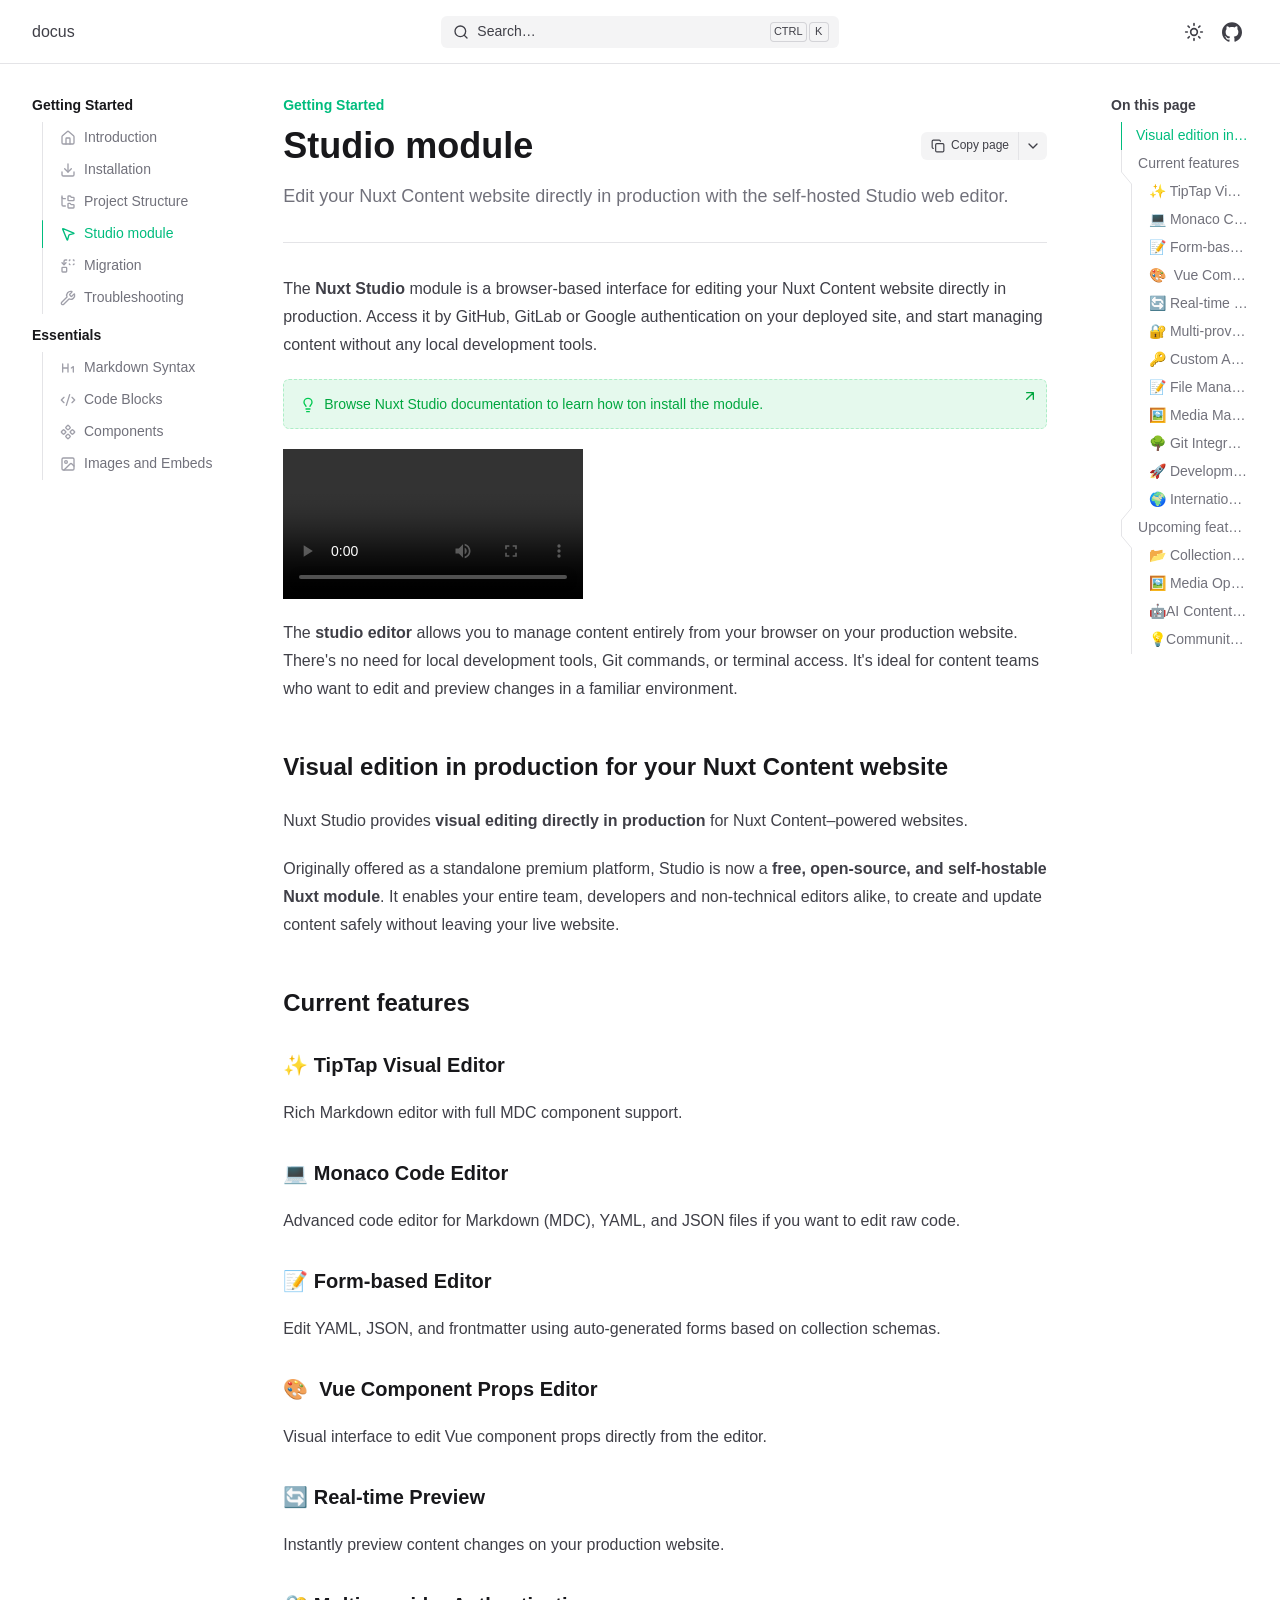
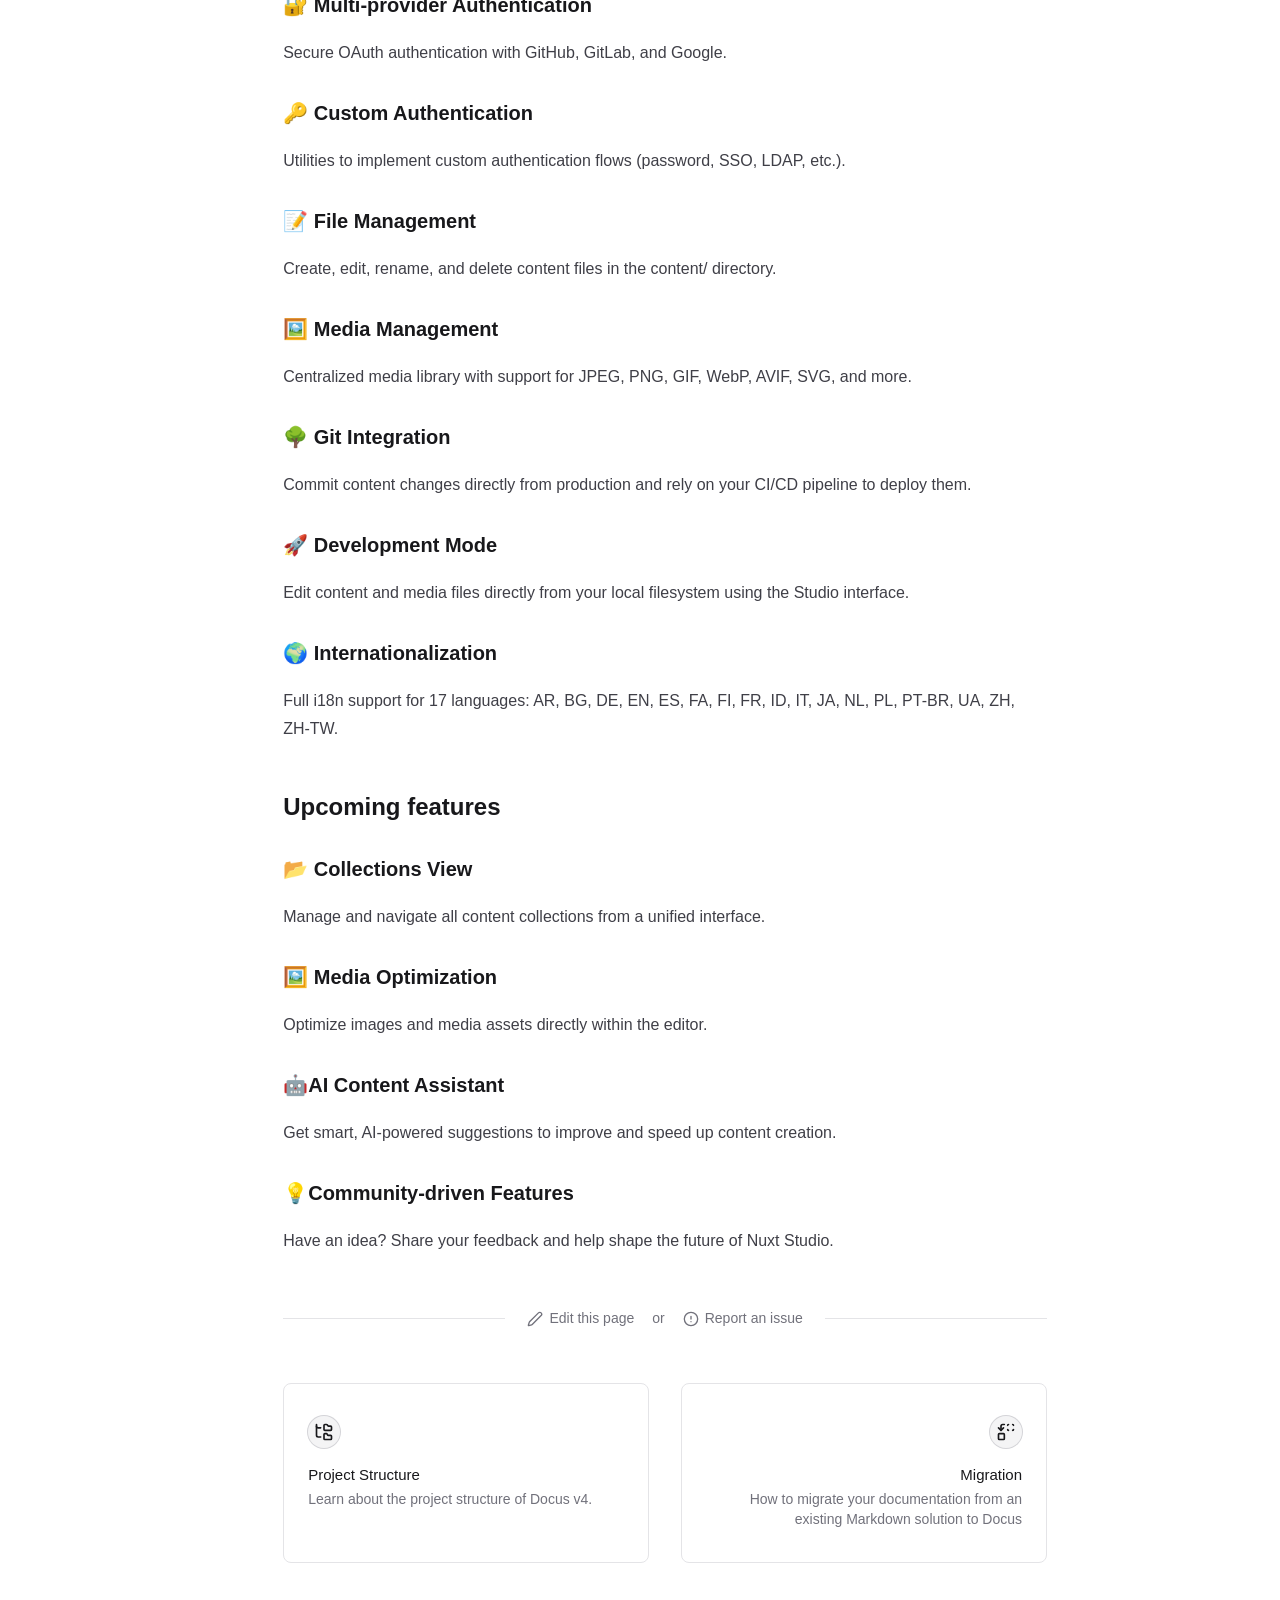
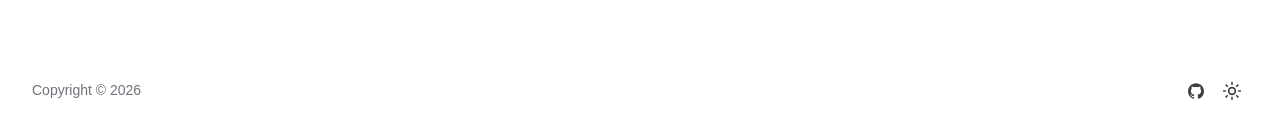
<file: getting-started/studio.html>
<!DOCTYPE html><html  lang="en" dir="ltr"><head><meta charset="utf-8"><meta name="viewport" content="width=device-width, initial-scale=1"><title>Nuxt Studio Web Editor - docus</title><script type="importmap">{"imports":{"#entry":"/_nuxt/B9lbzf56.js"}}</script><meta name="twitter:card" content="summary_large_image"><meta name="twitter:image" content="/_og/s/o_4dalvo.png"><meta name="twitter:image:src" content="/_og/s/o_4dalvo.png"><meta property="og:image" content="/_og/s/o_4dalvo.png"><meta property="og:image:type" content="image/png"><meta property="og:image:width" content="1200"><meta name="twitter:image:width" content="1200"><meta property="og:image:height" content="600"><meta name="twitter:image:height" content="600"><style id="nuxt-ui-colors">@layer theme {
  :root, :host {
  --ui-color-primary-50: var(--color-emerald-50, oklch(97.9% 0.021 166.113));
  --ui-color-primary-100: var(--color-emerald-100, oklch(95% 0.052 163.051));
  --ui-color-primary-200: var(--color-emerald-200, oklch(90.5% 0.093 164.15));
  --ui-color-primary-300: var(--color-emerald-300, oklch(84.5% 0.143 164.978));
  --ui-color-primary-400: var(--color-emerald-400, oklch(76.5% 0.177 163.223));
  --ui-color-primary-500: var(--color-emerald-500, oklch(69.6% 0.17 162.48));
  --ui-color-primary-600: var(--color-emerald-600, oklch(59.6% 0.145 163.225));
  --ui-color-primary-700: var(--color-emerald-700, oklch(50.8% 0.118 165.612));
  --ui-color-primary-800: var(--color-emerald-800, oklch(43.2% 0.095 166.913));
  --ui-color-primary-900: var(--color-emerald-900, oklch(37.8% 0.077 168.94));
  --ui-color-primary-950: var(--color-emerald-950, oklch(26.2% 0.051 172.552));
  --ui-color-secondary-50: var(--color-blue-50, oklch(97% 0.014 254.604));
  --ui-color-secondary-100: var(--color-blue-100, oklch(93.2% 0.032 255.585));
  --ui-color-secondary-200: var(--color-blue-200, oklch(88.2% 0.059 254.128));
  --ui-color-secondary-300: var(--color-blue-300, oklch(80.9% 0.105 251.813));
  --ui-color-secondary-400: var(--color-blue-400, oklch(70.7% 0.165 254.624));
  --ui-color-secondary-500: var(--color-blue-500, oklch(62.3% 0.214 259.815));
  --ui-color-secondary-600: var(--color-blue-600, oklch(54.6% 0.245 262.881));
  --ui-color-secondary-700: var(--color-blue-700, oklch(48.8% 0.243 264.376));
  --ui-color-secondary-800: var(--color-blue-800, oklch(42.4% 0.199 265.638));
  --ui-color-secondary-900: var(--color-blue-900, oklch(37.9% 0.146 265.522));
  --ui-color-secondary-950: var(--color-blue-950, oklch(28.2% 0.091 267.935));
  --ui-color-success-50: var(--color-green-50, oklch(98.2% 0.018 155.826));
  --ui-color-success-100: var(--color-green-100, oklch(96.2% 0.044 156.743));
  --ui-color-success-200: var(--color-green-200, oklch(92.5% 0.084 155.995));
  --ui-color-success-300: var(--color-green-300, oklch(87.1% 0.15 154.449));
  --ui-color-success-400: var(--color-green-400, oklch(79.2% 0.209 151.711));
  --ui-color-success-500: var(--color-green-500, oklch(72.3% 0.219 149.579));
  --ui-color-success-600: var(--color-green-600, oklch(62.7% 0.194 149.214));
  --ui-color-success-700: var(--color-green-700, oklch(52.7% 0.154 150.069));
  --ui-color-success-800: var(--color-green-800, oklch(44.8% 0.119 151.328));
  --ui-color-success-900: var(--color-green-900, oklch(39.3% 0.095 152.535));
  --ui-color-success-950: var(--color-green-950, oklch(26.6% 0.065 152.934));
  --ui-color-info-50: var(--color-blue-50, oklch(97% 0.014 254.604));
  --ui-color-info-100: var(--color-blue-100, oklch(93.2% 0.032 255.585));
  --ui-color-info-200: var(--color-blue-200, oklch(88.2% 0.059 254.128));
  --ui-color-info-300: var(--color-blue-300, oklch(80.9% 0.105 251.813));
  --ui-color-info-400: var(--color-blue-400, oklch(70.7% 0.165 254.624));
  --ui-color-info-500: var(--color-blue-500, oklch(62.3% 0.214 259.815));
  --ui-color-info-600: var(--color-blue-600, oklch(54.6% 0.245 262.881));
  --ui-color-info-700: var(--color-blue-700, oklch(48.8% 0.243 264.376));
  --ui-color-info-800: var(--color-blue-800, oklch(42.4% 0.199 265.638));
  --ui-color-info-900: var(--color-blue-900, oklch(37.9% 0.146 265.522));
  --ui-color-info-950: var(--color-blue-950, oklch(28.2% 0.091 267.935));
  --ui-color-warning-50: var(--color-yellow-50, oklch(98.7% 0.026 102.212));
  --ui-color-warning-100: var(--color-yellow-100, oklch(97.3% 0.071 103.193));
  --ui-color-warning-200: var(--color-yellow-200, oklch(94.5% 0.129 101.54));
  --ui-color-warning-300: var(--color-yellow-300, oklch(90.5% 0.182 98.111));
  --ui-color-warning-400: var(--color-yellow-400, oklch(85.2% 0.199 91.936));
  --ui-color-warning-500: var(--color-yellow-500, oklch(79.5% 0.184 86.047));
  --ui-color-warning-600: var(--color-yellow-600, oklch(68.1% 0.162 75.834));
  --ui-color-warning-700: var(--color-yellow-700, oklch(55.4% 0.135 66.442));
  --ui-color-warning-800: var(--color-yellow-800, oklch(47.6% 0.114 61.907));
  --ui-color-warning-900: var(--color-yellow-900, oklch(42.1% 0.095 57.708));
  --ui-color-warning-950: var(--color-yellow-950, oklch(28.6% 0.066 53.813));
  --ui-color-error-50: var(--color-red-50, oklch(97.1% 0.013 17.38));
  --ui-color-error-100: var(--color-red-100, oklch(93.6% 0.032 17.717));
  --ui-color-error-200: var(--color-red-200, oklch(88.5% 0.062 18.334));
  --ui-color-error-300: var(--color-red-300, oklch(80.8% 0.114 19.571));
  --ui-color-error-400: var(--color-red-400, oklch(70.4% 0.191 22.216));
  --ui-color-error-500: var(--color-red-500, oklch(63.7% 0.237 25.331));
  --ui-color-error-600: var(--color-red-600, oklch(57.7% 0.245 27.325));
  --ui-color-error-700: var(--color-red-700, oklch(50.5% 0.213 27.518));
  --ui-color-error-800: var(--color-red-800, oklch(44.4% 0.177 26.899));
  --ui-color-error-900: var(--color-red-900, oklch(39.6% 0.141 25.723));
  --ui-color-error-950: var(--color-red-950, oklch(25.8% 0.092 26.042));
  --ui-color-neutral-50: var(--color-zinc-50, oklch(98.5% 0 none));
  --ui-color-neutral-100: var(--color-zinc-100, oklch(96.7% 0.001 286.375));
  --ui-color-neutral-200: var(--color-zinc-200, oklch(92% 0.004 286.32));
  --ui-color-neutral-300: var(--color-zinc-300, oklch(87.1% 0.006 286.286));
  --ui-color-neutral-400: var(--color-zinc-400, oklch(70.5% 0.015 286.067));
  --ui-color-neutral-500: var(--color-zinc-500, oklch(55.2% 0.016 285.938));
  --ui-color-neutral-600: var(--color-zinc-600, oklch(44.2% 0.017 285.786));
  --ui-color-neutral-700: var(--color-zinc-700, oklch(37% 0.013 285.805));
  --ui-color-neutral-800: var(--color-zinc-800, oklch(27.4% 0.006 286.033));
  --ui-color-neutral-900: var(--color-zinc-900, oklch(21% 0.006 285.885));
  --ui-color-neutral-950: var(--color-zinc-950, oklch(14.1% 0.005 285.823));
  }
  :root, :host, .light {
  --ui-primary: var(--ui-color-primary-500);
  --ui-secondary: var(--ui-color-secondary-500);
  --ui-success: var(--ui-color-success-500);
  --ui-info: var(--ui-color-info-500);
  --ui-warning: var(--ui-color-warning-500);
  --ui-error: var(--ui-color-error-500);
  }
  .dark {
  --ui-primary: var(--ui-color-primary-400);
  --ui-secondary: var(--ui-color-secondary-400);
  --ui-success: var(--ui-color-success-400);
  --ui-info: var(--ui-color-info-400);
  --ui-warning: var(--ui-color-warning-400);
  --ui-error: var(--ui-color-error-400);
  }
}</style><style>@media (width>=1024px){.docus-sub-header{--ui-header-height:112px}}</style><link rel="stylesheet" href="/_nuxt/entry.h21NOjNv.css" crossorigin><style>@layer base {:where(.i-lucide\:alert-circle){display:inline-block;width:1em;height:1em;background-color:currentColor;-webkit-mask-image:var(--svg);mask-image:var(--svg);-webkit-mask-repeat:no-repeat;mask-repeat:no-repeat;-webkit-mask-size:100% 100%;mask-size:100% 100%;--svg:url("data:image/svg+xml,%3Csvg xmlns='http://www.w3.org/2000/svg' viewBox='0 0 24 24' width='24' height='24'%3E%3Cg fill='none' stroke='black' stroke-linecap='round' stroke-linejoin='round' stroke-width='2'%3E%3Ccircle cx='12' cy='12' r='10'/%3E%3Cpath d='M12 8v4m0 4h.01'/%3E%3C/g%3E%3C/svg%3E")}:where(.i-lucide\:arrow-up-right){display:inline-block;width:1em;height:1em;background-color:currentColor;-webkit-mask-image:var(--svg);mask-image:var(--svg);-webkit-mask-repeat:no-repeat;mask-repeat:no-repeat;-webkit-mask-size:100% 100%;mask-size:100% 100%;--svg:url("data:image/svg+xml,%3Csvg xmlns='http://www.w3.org/2000/svg' viewBox='0 0 24 24' width='24' height='24'%3E%3Cpath fill='none' stroke='black' stroke-linecap='round' stroke-linejoin='round' stroke-width='2' d='M7 7h10v10M7 17L17 7'/%3E%3C/svg%3E")}:where(.i-lucide\:chevron-down){display:inline-block;width:1em;height:1em;background-color:currentColor;-webkit-mask-image:var(--svg);mask-image:var(--svg);-webkit-mask-repeat:no-repeat;mask-repeat:no-repeat;-webkit-mask-size:100% 100%;mask-size:100% 100%;--svg:url("data:image/svg+xml,%3Csvg xmlns='http://www.w3.org/2000/svg' viewBox='0 0 24 24' width='24' height='24'%3E%3Cpath fill='none' stroke='black' stroke-linecap='round' stroke-linejoin='round' stroke-width='2' d='m6 9l6 6l6-6'/%3E%3C/svg%3E")}:where(.i-lucide\:code-xml){display:inline-block;width:1em;height:1em;background-color:currentColor;-webkit-mask-image:var(--svg);mask-image:var(--svg);-webkit-mask-repeat:no-repeat;mask-repeat:no-repeat;-webkit-mask-size:100% 100%;mask-size:100% 100%;--svg:url("data:image/svg+xml,%3Csvg xmlns='http://www.w3.org/2000/svg' viewBox='0 0 24 24' width='24' height='24'%3E%3Cpath fill='none' stroke='black' stroke-linecap='round' stroke-linejoin='round' stroke-width='2' d='m18 16l4-4l-4-4M6 8l-4 4l4 4m8.5-12l-5 16'/%3E%3C/svg%3E")}:where(.i-lucide\:component){display:inline-block;width:1em;height:1em;background-color:currentColor;-webkit-mask-image:var(--svg);mask-image:var(--svg);-webkit-mask-repeat:no-repeat;mask-repeat:no-repeat;-webkit-mask-size:100% 100%;mask-size:100% 100%;--svg:url("data:image/svg+xml,%3Csvg xmlns='http://www.w3.org/2000/svg' viewBox='0 0 24 24' width='24' height='24'%3E%3Cpath fill='none' stroke='black' stroke-linecap='round' stroke-linejoin='round' stroke-width='2' d='M15.536 11.293a1 1 0 0 0 0 1.414l2.376 2.377a1 1 0 0 0 1.414 0l2.377-2.377a1 1 0 0 0 0-1.414l-2.377-2.377a1 1 0 0 0-1.414 0zm-13.239 0a1 1 0 0 0 0 1.414l2.377 2.377a1 1 0 0 0 1.414 0l2.377-2.377a1 1 0 0 0 0-1.414L6.088 8.916a1 1 0 0 0-1.414 0zm6.619 6.619a1 1 0 0 0 0 1.415l2.377 2.376a1 1 0 0 0 1.414 0l2.377-2.376a1 1 0 0 0 0-1.415l-2.377-2.376a1 1 0 0 0-1.414 0zm0-13.238a1 1 0 0 0 0 1.414l2.377 2.376a1 1 0 0 0 1.414 0l2.377-2.376a1 1 0 0 0 0-1.414l-2.377-2.377a1 1 0 0 0-1.414 0z'/%3E%3C/svg%3E")}:where(.i-lucide\:copy){display:inline-block;width:1em;height:1em;background-color:currentColor;-webkit-mask-image:var(--svg);mask-image:var(--svg);-webkit-mask-repeat:no-repeat;mask-repeat:no-repeat;-webkit-mask-size:100% 100%;mask-size:100% 100%;--svg:url("data:image/svg+xml,%3Csvg xmlns='http://www.w3.org/2000/svg' viewBox='0 0 24 24' width='24' height='24'%3E%3Cg fill='none' stroke='black' stroke-linecap='round' stroke-linejoin='round' stroke-width='2'%3E%3Crect width='14' height='14' x='8' y='8' rx='2' ry='2'/%3E%3Cpath d='M4 16c-1.1 0-2-.9-2-2V4c0-1.1.9-2 2-2h10c1.1 0 2 .9 2 2'/%3E%3C/g%3E%3C/svg%3E")}:where(.i-lucide\:download){display:inline-block;width:1em;height:1em;background-color:currentColor;-webkit-mask-image:var(--svg);mask-image:var(--svg);-webkit-mask-repeat:no-repeat;mask-repeat:no-repeat;-webkit-mask-size:100% 100%;mask-size:100% 100%;--svg:url("data:image/svg+xml,%3Csvg xmlns='http://www.w3.org/2000/svg' viewBox='0 0 24 24' width='24' height='24'%3E%3Cg fill='none' stroke='black' stroke-linecap='round' stroke-linejoin='round' stroke-width='2'%3E%3Cpath d='M12 15V3m9 12v4a2 2 0 0 1-2 2H5a2 2 0 0 1-2-2v-4'/%3E%3Cpath d='m7 10l5 5l5-5'/%3E%3C/g%3E%3C/svg%3E")}:where(.i-lucide\:folder-tree){display:inline-block;width:1em;height:1em;background-color:currentColor;-webkit-mask-image:var(--svg);mask-image:var(--svg);-webkit-mask-repeat:no-repeat;mask-repeat:no-repeat;-webkit-mask-size:100% 100%;mask-size:100% 100%;--svg:url("data:image/svg+xml,%3Csvg xmlns='http://www.w3.org/2000/svg' viewBox='0 0 24 24' width='24' height='24'%3E%3Cg fill='none' stroke='black' stroke-linecap='round' stroke-linejoin='round' stroke-width='2'%3E%3Cpath d='M20 10a1 1 0 0 0 1-1V6a1 1 0 0 0-1-1h-2.5a1 1 0 0 1-.8-.4l-.9-1.2A1 1 0 0 0 15 3h-2a1 1 0 0 0-1 1v5a1 1 0 0 0 1 1Zm0 11a1 1 0 0 0 1-1v-3a1 1 0 0 0-1-1h-2.9a1 1 0 0 1-.88-.55l-.42-.85a1 1 0 0 0-.92-.6H13a1 1 0 0 0-1 1v5a1 1 0 0 0 1 1ZM3 5a2 2 0 0 0 2 2h3'/%3E%3Cpath d='M3 3v13a2 2 0 0 0 2 2h3'/%3E%3C/g%3E%3C/svg%3E")}:where(.i-lucide\:hash){display:inline-block;width:1em;height:1em;background-color:currentColor;-webkit-mask-image:var(--svg);mask-image:var(--svg);-webkit-mask-repeat:no-repeat;mask-repeat:no-repeat;-webkit-mask-size:100% 100%;mask-size:100% 100%;--svg:url("data:image/svg+xml,%3Csvg xmlns='http://www.w3.org/2000/svg' viewBox='0 0 24 24' width='24' height='24'%3E%3Cpath fill='none' stroke='black' stroke-linecap='round' stroke-linejoin='round' stroke-width='2' d='M4 9h16M4 15h16M10 3L8 21m8-18l-2 18'/%3E%3C/svg%3E")}:where(.i-lucide\:heading-1){display:inline-block;width:1em;height:1em;background-color:currentColor;-webkit-mask-image:var(--svg);mask-image:var(--svg);-webkit-mask-repeat:no-repeat;mask-repeat:no-repeat;-webkit-mask-size:100% 100%;mask-size:100% 100%;--svg:url("data:image/svg+xml,%3Csvg xmlns='http://www.w3.org/2000/svg' viewBox='0 0 24 24' width='24' height='24'%3E%3Cpath fill='none' stroke='black' stroke-linecap='round' stroke-linejoin='round' stroke-width='2' d='M4 12h8m-8 6V6m8 12V6m5 6l3-2v8'/%3E%3C/svg%3E")}:where(.i-lucide\:house){display:inline-block;width:1em;height:1em;background-color:currentColor;-webkit-mask-image:var(--svg);mask-image:var(--svg);-webkit-mask-repeat:no-repeat;mask-repeat:no-repeat;-webkit-mask-size:100% 100%;mask-size:100% 100%;--svg:url("data:image/svg+xml,%3Csvg xmlns='http://www.w3.org/2000/svg' viewBox='0 0 24 24' width='24' height='24'%3E%3Cg fill='none' stroke='black' stroke-linecap='round' stroke-linejoin='round' stroke-width='2'%3E%3Cpath d='M15 21v-8a1 1 0 0 0-1-1h-4a1 1 0 0 0-1 1v8'/%3E%3Cpath d='M3 10a2 2 0 0 1 .709-1.528l7-6a2 2 0 0 1 2.582 0l7 6A2 2 0 0 1 21 10v9a2 2 0 0 1-2 2H5a2 2 0 0 1-2-2z'/%3E%3C/g%3E%3C/svg%3E")}:where(.i-lucide\:image){display:inline-block;width:1em;height:1em;background-color:currentColor;-webkit-mask-image:var(--svg);mask-image:var(--svg);-webkit-mask-repeat:no-repeat;mask-repeat:no-repeat;-webkit-mask-size:100% 100%;mask-size:100% 100%;--svg:url("data:image/svg+xml,%3Csvg xmlns='http://www.w3.org/2000/svg' viewBox='0 0 24 24' width='24' height='24'%3E%3Cg fill='none' stroke='black' stroke-linecap='round' stroke-linejoin='round' stroke-width='2'%3E%3Crect width='18' height='18' x='3' y='3' rx='2' ry='2'/%3E%3Ccircle cx='9' cy='9' r='2'/%3E%3Cpath d='m21 15l-3.086-3.086a2 2 0 0 0-2.828 0L6 21'/%3E%3C/g%3E%3C/svg%3E")}:where(.i-lucide\:lightbulb){display:inline-block;width:1em;height:1em;background-color:currentColor;-webkit-mask-image:var(--svg);mask-image:var(--svg);-webkit-mask-repeat:no-repeat;mask-repeat:no-repeat;-webkit-mask-size:100% 100%;mask-size:100% 100%;--svg:url("data:image/svg+xml,%3Csvg xmlns='http://www.w3.org/2000/svg' viewBox='0 0 24 24' width='24' height='24'%3E%3Cpath fill='none' stroke='black' stroke-linecap='round' stroke-linejoin='round' stroke-width='2' d='M15 14c.2-1 .7-1.7 1.5-2.5c1-.9 1.5-2.2 1.5-3.5A6 6 0 0 0 6 8c0 1 .2 2.2 1.5 3.5c.7.7 1.3 1.5 1.5 2.5m0 4h6m-5 4h4'/%3E%3C/svg%3E")}:where(.i-lucide\:moon){display:inline-block;width:1em;height:1em;background-color:currentColor;-webkit-mask-image:var(--svg);mask-image:var(--svg);-webkit-mask-repeat:no-repeat;mask-repeat:no-repeat;-webkit-mask-size:100% 100%;mask-size:100% 100%;--svg:url("data:image/svg+xml,%3Csvg xmlns='http://www.w3.org/2000/svg' viewBox='0 0 24 24' width='24' height='24'%3E%3Cpath fill='none' stroke='black' stroke-linecap='round' stroke-linejoin='round' stroke-width='2' d='M20.985 12.486a9 9 0 1 1-9.473-9.472c.405-.022.617.46.402.803a6 6 0 0 0 8.268 8.268c.344-.215.825-.004.803.401'/%3E%3C/svg%3E")}:where(.i-lucide\:mouse-pointer-2){display:inline-block;width:1em;height:1em;background-color:currentColor;-webkit-mask-image:var(--svg);mask-image:var(--svg);-webkit-mask-repeat:no-repeat;mask-repeat:no-repeat;-webkit-mask-size:100% 100%;mask-size:100% 100%;--svg:url("data:image/svg+xml,%3Csvg xmlns='http://www.w3.org/2000/svg' viewBox='0 0 24 24' width='24' height='24'%3E%3Cpath fill='none' stroke='black' stroke-linecap='round' stroke-linejoin='round' stroke-width='2' d='M4.037 4.688a.495.495 0 0 1 .651-.651l16 6.5a.5.5 0 0 1-.063.947l-6.124 1.58a2 2 0 0 0-1.438 1.435l-1.579 6.126a.5.5 0 0 1-.947.063z'/%3E%3C/svg%3E")}:where(.i-lucide\:pen){display:inline-block;width:1em;height:1em;background-color:currentColor;-webkit-mask-image:var(--svg);mask-image:var(--svg);-webkit-mask-repeat:no-repeat;mask-repeat:no-repeat;-webkit-mask-size:100% 100%;mask-size:100% 100%;--svg:url("data:image/svg+xml,%3Csvg xmlns='http://www.w3.org/2000/svg' viewBox='0 0 24 24' width='24' height='24'%3E%3Cpath fill='none' stroke='black' stroke-linecap='round' stroke-linejoin='round' stroke-width='2' d='M21.174 6.812a1 1 0 0 0-3.986-3.987L3.842 16.174a2 2 0 0 0-.5.83l-1.321 4.352a.5.5 0 0 0 .623.622l4.353-1.32a2 2 0 0 0 .83-.497z'/%3E%3C/svg%3E")}:where(.i-lucide\:replace){display:inline-block;width:1em;height:1em;background-color:currentColor;-webkit-mask-image:var(--svg);mask-image:var(--svg);-webkit-mask-repeat:no-repeat;mask-repeat:no-repeat;-webkit-mask-size:100% 100%;mask-size:100% 100%;--svg:url("data:image/svg+xml,%3Csvg xmlns='http://www.w3.org/2000/svg' viewBox='0 0 24 24' width='24' height='24'%3E%3Cg fill='none' stroke='black' stroke-linecap='round' stroke-linejoin='round' stroke-width='2'%3E%3Cpath d='M14 4a1 1 0 0 1 1-1m0 7a1 1 0 0 1-1-1m7-5a1 1 0 0 0-1-1m1 6a1 1 0 0 1-1 1M3 7l3 3l3-3'/%3E%3Cpath d='M6 10V5a2 2 0 0 1 2-2h2'/%3E%3Crect width='7' height='7' x='3' y='14' rx='1'/%3E%3C/g%3E%3C/svg%3E")}:where(.i-lucide\:search){display:inline-block;width:1em;height:1em;background-color:currentColor;-webkit-mask-image:var(--svg);mask-image:var(--svg);-webkit-mask-repeat:no-repeat;mask-repeat:no-repeat;-webkit-mask-size:100% 100%;mask-size:100% 100%;--svg:url("data:image/svg+xml,%3Csvg xmlns='http://www.w3.org/2000/svg' viewBox='0 0 24 24' width='24' height='24'%3E%3Cg fill='none' stroke='black' stroke-linecap='round' stroke-linejoin='round' stroke-width='2'%3E%3Cpath d='m21 21l-4.34-4.34'/%3E%3Ccircle cx='11' cy='11' r='8'/%3E%3C/g%3E%3C/svg%3E")}:where(.i-lucide\:sun){display:inline-block;width:1em;height:1em;background-color:currentColor;-webkit-mask-image:var(--svg);mask-image:var(--svg);-webkit-mask-repeat:no-repeat;mask-repeat:no-repeat;-webkit-mask-size:100% 100%;mask-size:100% 100%;--svg:url("data:image/svg+xml,%3Csvg xmlns='http://www.w3.org/2000/svg' viewBox='0 0 24 24' width='24' height='24'%3E%3Cg fill='none' stroke='black' stroke-linecap='round' stroke-linejoin='round' stroke-width='2'%3E%3Ccircle cx='12' cy='12' r='4'/%3E%3Cpath d='M12 2v2m0 16v2M4.93 4.93l1.41 1.41m11.32 11.32l1.41 1.41M2 12h2m16 0h2M6.34 17.66l-1.41 1.41M19.07 4.93l-1.41 1.41'/%3E%3C/g%3E%3C/svg%3E")}:where(.i-lucide\:wrench){display:inline-block;width:1em;height:1em;background-color:currentColor;-webkit-mask-image:var(--svg);mask-image:var(--svg);-webkit-mask-repeat:no-repeat;mask-repeat:no-repeat;-webkit-mask-size:100% 100%;mask-size:100% 100%;--svg:url("data:image/svg+xml,%3Csvg xmlns='http://www.w3.org/2000/svg' viewBox='0 0 24 24' width='24' height='24'%3E%3Cpath fill='none' stroke='black' stroke-linecap='round' stroke-linejoin='round' stroke-width='2' d='M14.7 6.3a1 1 0 0 0 0 1.4l1.6 1.6a1 1 0 0 0 1.4 0l3.106-3.105c.32-.322.863-.22.983.218a6 6 0 0 1-8.259 7.057l-7.91 7.91a1 1 0 0 1-2.999-3l7.91-7.91a6 6 0 0 1 7.057-8.259c.438.12.54.662.219.984z'/%3E%3C/svg%3E")}:where(.i-simple-icons\:github){display:inline-block;width:1em;height:1em;background-color:currentColor;-webkit-mask-image:var(--svg);mask-image:var(--svg);-webkit-mask-repeat:no-repeat;mask-repeat:no-repeat;-webkit-mask-size:100% 100%;mask-size:100% 100%;--svg:url("data:image/svg+xml,%3Csvg xmlns='http://www.w3.org/2000/svg' viewBox='0 0 24 24' width='24' height='24'%3E%3Cpath fill='black' d='M12 .297c-6.63 0-12 5.373-12 12c0 5.303 3.438 9.8 8.205 11.385c.6.113.82-.258.82-.577c0-.285-.01-1.04-.015-2.04c-3.338.724-4.042-1.61-4.042-1.61C4.422 18.07 3.633 17.7 3.633 17.7c-1.087-.744.084-.729.084-.729c1.205.084 1.838 1.236 1.838 1.236c1.07 1.835 2.809 1.305 3.495.998c.108-.776.417-1.305.76-1.605c-2.665-.3-5.466-1.332-5.466-5.93c0-1.31.465-2.38 1.235-3.22c-.135-.303-.54-1.523.105-3.176c0 0 1.005-.322 3.3 1.23c.96-.267 1.98-.399 3-.405c1.02.006 2.04.138 3 .405c2.28-1.552 3.285-1.23 3.285-1.23c.645 1.653.24 2.873.12 3.176c.765.84 1.23 1.91 1.23 3.22c0 4.61-2.805 5.625-5.475 5.92c.42.36.81 1.096.81 2.22c0 1.606-.015 2.896-.015 3.286c0 .315.21.69.825.57C20.565 22.092 24 17.592 24 12.297c0-6.627-5.373-12-12-12'/%3E%3C/svg%3E")}}</style><link rel="preload" as="fetch" crossorigin="anonymous" href="/getting-started/studio/_payload.json?_b=277f5c53-0963-49ba-93de-ae0057838db1"><link rel="modulepreload" as="script" crossorigin href="/_nuxt/B9lbzf56.js"><link rel="modulepreload" as="script" crossorigin href="/_nuxt/DK3Fl9T5.js"><link rel="modulepreload" as="script" crossorigin href="/_nuxt/BnIqudnE.js"><link rel="modulepreload" as="script" crossorigin href="/_nuxt/B4b-2GOK.js"><link rel="modulepreload" as="script" crossorigin href="/_nuxt/BTaPj8Qm.js"><link rel="modulepreload" as="script" crossorigin href="/_nuxt/UUTXwAs7.js"><link rel="modulepreload" as="script" crossorigin href="/_nuxt/CRca1Lzq.js"><link rel="modulepreload" as="script" crossorigin href="/_nuxt/DMxBbqNJ.js"><link rel="modulepreload" as="script" crossorigin href="/_nuxt/BW3xJdEx.js"><link rel="modulepreload" as="script" crossorigin href="/_nuxt/C6ecPzoI.js"><link rel="modulepreload" as="script" crossorigin href="/_nuxt/DsRkfs10.js"><link rel="modulepreload" as="script" crossorigin href="/_nuxt/BnDTbt6S.js"><link rel="modulepreload" as="script" crossorigin href="/_nuxt/D3sCn5nT.js"><link rel="modulepreload" as="script" crossorigin href="/_nuxt/Da8k-3Zu.js"><link rel="modulepreload" as="script" crossorigin href="/_nuxt/CUsy3pGw.js"><link rel="modulepreload" as="script" crossorigin href="/_nuxt/C5iYBxsE.js"><link rel="modulepreload" as="script" crossorigin href="/_nuxt/IKqwN-GS.js"><link rel="modulepreload" as="script" crossorigin href="/_nuxt/BO2KdNVx.js"><link rel="modulepreload" as="script" crossorigin href="/_nuxt/I7DaeIW5.js"><link rel="modulepreload" as="script" crossorigin href="/_nuxt/D_eZxFIZ.js"><link rel="modulepreload" as="script" crossorigin href="/_nuxt/DR4ogerT.js"><link rel="modulepreload" as="script" crossorigin href="/_nuxt/CiFHdpGV.js"><link rel="modulepreload" as="script" crossorigin href="/_nuxt/kVB535QO.js"><link rel="modulepreload" as="script" crossorigin href="/_nuxt/CJVMGqd_.js"><link rel="modulepreload" as="script" crossorigin href="/_nuxt/DHihWhf5.js"><link rel="modulepreload" as="script" crossorigin href="/_nuxt/PhnYWesM.js"><link rel="modulepreload" as="script" crossorigin href="/_nuxt/COP710bM.js"><link rel="modulepreload" as="script" crossorigin href="/_nuxt/CidfGKpp.js"><link rel="modulepreload" as="script" crossorigin href="/_nuxt/grJEbbkt.js"><link rel="modulepreload" as="script" crossorigin href="/_nuxt/D54ViKA5.js"><link rel="modulepreload" as="script" crossorigin href="/_nuxt/CRFiLlpf.js"><link rel="modulepreload" as="script" crossorigin href="/_nuxt/CAJCSsim.js"><link rel="modulepreload" as="script" crossorigin href="/_nuxt/CGxMLbHi.js"><link rel="modulepreload" as="script" crossorigin href="/_nuxt/DjR-vcJQ2.js"><link rel="modulepreload" as="script" crossorigin href="/_nuxt/C-TW1jYv.js"><link rel="modulepreload" as="script" crossorigin href="/_nuxt/DwDorq67.js"><link rel="modulepreload" as="script" crossorigin href="/_nuxt/Bk3ItCRu2.js"><link rel="modulepreload" as="script" crossorigin href="/_nuxt/BWWpDF4H2.js"><link rel="modulepreload" as="script" crossorigin href="/_nuxt/CGpJs-Wj2.js"><link rel="modulepreload" as="script" crossorigin href="/_nuxt/gtiopLMl2.js"><link rel="modulepreload" as="script" crossorigin href="/_nuxt/C83kraeH2.js"><link rel="modulepreload" as="script" crossorigin href="/_nuxt/B50arVJP2.js"><link rel="modulepreload" as="script" crossorigin href="/_nuxt/Bh7ZZu1o2.js"><link rel="modulepreload" as="script" crossorigin href="/_nuxt/C2ph9efA2.js"><link rel="modulepreload" as="script" crossorigin href="/_nuxt/BQfQ2Yay2.js"><link rel="modulepreload" as="script" crossorigin href="/_nuxt/DCR0FqCk2.js"><link rel="modulepreload" as="script" crossorigin href="/_nuxt/CMqGsRFn2.js"><link rel="modulepreload" as="script" crossorigin href="/_nuxt/BDNMzG2s2.js"><link rel="modulepreload" as="script" crossorigin href="/_nuxt/ClhgfGV92.js"><link rel="modulepreload" as="script" crossorigin href="/_nuxt/FVGV5NHN2.js"><link rel="modulepreload" as="script" crossorigin href="/_nuxt/bPd01KOl2.js"><link rel="modulepreload" as="script" crossorigin href="/_nuxt/CM6e0Upa2.js"><link rel="modulepreload" as="script" crossorigin href="/_nuxt/DVsNApLL2.js"><link rel="modulepreload" as="script" crossorigin href="/_nuxt/BLxNoijs2.js"><link rel="modulepreload" as="script" crossorigin href="/_nuxt/C1bRDCMr2.js"><link rel="modulepreload" as="script" crossorigin href="/_nuxt/CO8iwSFC2.js"><link rel="modulepreload" as="script" crossorigin href="/_nuxt/CevO9L6z2.js"><link rel="modulepreload" as="script" crossorigin href="/_nuxt/BbzTVBes2.js"><link rel="modulepreload" as="script" crossorigin href="/_nuxt/DOVquImQ.js"><link rel="modulepreload" as="script" crossorigin href="/_nuxt/BuAkcpTI.js"><link rel="modulepreload" as="script" crossorigin href="/_nuxt/CE1yRbsa.js"><link rel="modulepreload" as="script" crossorigin href="/_nuxt/B-63IvuG2.js"><link rel="modulepreload" as="script" crossorigin href="/_nuxt/C_NA3Yh4.js"><link rel="modulepreload" as="script" crossorigin href="/_nuxt/ePcAgAFJ.js"><link rel="modulepreload" as="script" crossorigin href="/_nuxt/BLc_3imB.js"><link rel="modulepreload" as="script" crossorigin href="/_nuxt/Tc6JwX7g.js"><script type="module" src="/_nuxt/B9lbzf56.js" crossorigin></script><link rel="prefetch" as="script" crossorigin href="/_nuxt/B_wdeZ1l2.js"><link rel="prefetch" as="script" crossorigin href="/_nuxt/nV74OeWa2.js"><link rel="prefetch" as="script" crossorigin href="/_nuxt/CgYt7o082.js"><link rel="prefetch" as="script" crossorigin href="/_nuxt/D3ZPyNEe2.js"><link rel="prefetch" as="script" crossorigin href="/_nuxt/BcFuUm6Z2.js"><link rel="prefetch" as="script" crossorigin href="/_nuxt/ANU92Hpt2.js"><link rel="prefetch" as="script" crossorigin href="/_nuxt/DzjTih-Z2.js"><link rel="prefetch" as="script" crossorigin href="/_nuxt/Bi34hmG82.js"><link rel="prefetch" as="script" crossorigin href="/_nuxt/DpM_S53U.js"><link rel="prefetch" as="script" crossorigin href="/_nuxt/DDZGrv7b.js"><link rel="prefetch" as="script" crossorigin href="/_nuxt/D5oQE1W8.js"><link rel="prefetch" as="script" crossorigin href="/_nuxt/BL82z0NS.js"><link rel="prefetch" as="script" crossorigin href="/_nuxt/DCoT7Sr_.js"><link rel="prefetch" as="script" crossorigin href="/_nuxt/DsSJFHi1.js"><link rel="prefetch" as="script" crossorigin href="/_nuxt/BsCyfkOX.js"><link rel="prefetch" as="script" crossorigin href="/_nuxt/G7s8ce7w.js"><link rel="prefetch" as="script" crossorigin href="/_nuxt/CLzTP2hO.js"><link rel="prefetch" as="script" crossorigin href="/_nuxt/BdFNi9_3.js"><link rel="prefetch" as="script" crossorigin href="/_nuxt/FGbEr4QG.js"><link rel="prefetch" as="script" crossorigin href="/_nuxt/DWs7fwl1.js"><link rel="prefetch" as="script" crossorigin href="/_nuxt/YJTUDbN7.js"><link rel="prefetch" as="script" crossorigin href="/_nuxt/DpRbRZbp.js"><link rel="prefetch" as="script" crossorigin href="/_nuxt/BcPTWBJS.js"><link rel="prefetch" as="script" crossorigin href="/_nuxt/Dg8IvygW.js"><link rel="prefetch" as="script" crossorigin href="/_nuxt/MNa6wb5p.js"><link rel="prefetch" as="script" crossorigin href="/_nuxt/Hvvb1luy.js"><link rel="prefetch" as="script" crossorigin href="/_nuxt/E1ZWY1j0.js"><link rel="prefetch" as="script" crossorigin href="/_nuxt/BIXjyMP2.js"><link rel="prefetch" as="script" crossorigin href="/_nuxt/CYf65hwX.js"><link rel="prefetch" as="script" crossorigin href="/_nuxt/Bwtok_F2.js"><link rel="prefetch" as="script" crossorigin href="/_nuxt/CdlkpNBg.js"><link rel="prefetch" as="script" crossorigin href="/_nuxt/CjEmpn_d.js"><link rel="prefetch" as="script" crossorigin href="/_nuxt/BW0KjuTv.js"><link rel="prefetch" as="script" crossorigin href="/_nuxt/DQhlUnmr.js"><link rel="prefetch" as="script" crossorigin href="/_nuxt/DsUZJkND.js"><link rel="prefetch" as="script" crossorigin href="/_nuxt/BK_zEO52.js"><link rel="prefetch" as="script" crossorigin href="/_nuxt/CxYsbiu6.js"><link rel="prefetch" as="script" crossorigin href="/_nuxt/BG_qmu3N.js"><link rel="prefetch" as="script" crossorigin href="/_nuxt/CWKs-dUP.js"><link rel="prefetch" as="script" crossorigin href="/_nuxt/Dp4ddNHL.js"><link rel="prefetch" as="script" crossorigin href="/_nuxt/KxW_jNlC.js"><link rel="prefetch" as="script" crossorigin href="/_nuxt/DL554jMH.js"><link rel="prefetch" as="script" crossorigin href="/_nuxt/DN0uZJg-.js"><link rel="prefetch" as="script" crossorigin href="/_nuxt/CZ5bty282.js"><link rel="prefetch" as="script" crossorigin href="/_nuxt/C-LNslzx.js"><link rel="prefetch" as="script" crossorigin href="/_nuxt/BBBXYRyE2.js"><link rel="prefetch" as="script" crossorigin href="/_nuxt/CNxmqupG2.js"><link rel="prefetch" as="script" crossorigin href="/_nuxt/BUe475kN2.js"><meta name="robots" content="index, follow, max-image-preview:large, max-snippet:-1, max-video-preview:-1"><link rel="icon" href="/favicon.ico"><meta name="description" content="Learn how to use the self-hosted Nuxt Studio web editor to manage content directly in production with real-time preview and GitHub, GitLab and Google integration."><meta property="og:site_name" content="docus"><meta property="og:title" content="Nuxt Studio Web Editor"><meta property="og:description" content="Learn how to use the self-hosted Nuxt Studio web editor to manage content directly in production with real-time preview and GitHub, GitLab and Google integration."><meta property="og:type" content="article"><script>"use strict";(()=>{const o=window,e=document.documentElement,c=["dark","light"],s=getStorageValue("localStorage","nuxt-color-mode")||"system";let r=s==="system"?f():s;const l=e.getAttribute("data-color-mode-forced");l&&(r=l),i(r),o["__NUXT_COLOR_MODE__"]={preference:s,value:r,getColorScheme:f,addColorScheme:i,removeColorScheme:d};function i(t){const a=""+t+"",n="";e.classList?e.classList.add(a):e.className+=" "+a,n&&e.setAttribute("data-"+n,t)}function d(t){const a=""+t+"",n="";e.classList?e.classList.remove(a):e.className=e.className.replace(new RegExp(a,"g"),""),n&&e.removeAttribute("data-"+n)}function u(t){return o.matchMedia("(prefers-color-scheme"+t+")")}function f(){if(o.matchMedia&&u("").media!=="not all"){for(const t of c)if(u(":"+t).matches)return t}return"light"}})();function getStorageValue(o,e){switch(o){case"localStorage":try{return window.localStorage.getItem(e)}catch{return null}case"sessionStorage":try{return window.sessionStorage.getItem(e)}catch{return null}case"cookie":try{return getCookie(e)}catch{return null}default:return null}}function getCookie(o){const c=("; "+window.document.cookie).split("; "+o+"=");if(c.length===2){const s=c.pop();return s?s.split(";").shift():null}}</script></head><body><div id="__nuxt" class="isolate"><!--[--><!--[--><!--[--><!--[--><!--[--><div class="nuxt-loading-indicator" style="position:fixed;top:0;right:0;left:0;pointer-events:none;width:auto;height:3px;opacity:0;background:var(--ui-primary);background-size:0% auto;transform:scaleX(0%);transform-origin:left;transition:transform 0.1s, height 0.4s, opacity 0.4s;z-index:999999;"></div><div class="flex"><div class="flex-1 min-w-0"><!--[--><!----><!----><!----><header data-slot="root" class="bg-default/75 backdrop-blur border-b border-default h-(--ui-header-height) sticky top-0 z-50"><!--[--><!--]--><div class="w-full max-w-(--ui-container) mx-auto px-4 sm:px-6 lg:px-8 flex items-center justify-between gap-3 h-full" data-slot="container"><!--[--><div data-slot="left" class="lg:flex-1 flex items-center gap-1.5"><!----><!--[--><a href="/" class="" aria-label="docus"><span class="h-6 w-auto shrink-0">docus</span></a><!--]--></div><div data-slot="center" class="hidden lg:flex flex-1"><!--[--><!--[--><!----><button type="button" data-slot="base" class="rounded-md font-medium inline-flex items-center disabled:cursor-not-allowed aria-disabled:cursor-not-allowed disabled:opacity-75 aria-disabled:opacity-75 transition-colors px-2.5 py-1.5 text-sm gap-1.5 text-default bg-elevated hover:bg-accented/75 active:bg-accented/75 outline-inverted/25 focus-visible:outline-3 disabled:bg-elevated aria-disabled:bg-elevated w-full"><!--[--><!--[--><span class="iconify i-lucide:search shrink-0 size-4 mx-0.5" aria-hidden="true" style="" data-slot="leadingIcon"></span><!--]--><!--[--><span data-slot="label" class="truncate">Search…</span><!--]--><!--[--><div data-slot="trailing" class="hidden lg:flex items-center gap-0.5 ms-auto"><!--[--><!--[--><kbd class="inline-flex items-center justify-center px-1 rounded-sm font-medium font-sans uppercase h-5 min-w-[20px] text-[11px] ring ring-inset ring-accented text-default bg-elevated"><!--[--> <!--]--></kbd><kbd class="inline-flex items-center justify-center px-1 rounded-sm font-medium font-sans uppercase h-5 min-w-[20px] text-[11px] ring ring-inset ring-accented text-default bg-elevated"><!--[-->k<!--]--></kbd><!--]--><!--]--></div><!--]--><!--]--></button><!--]--><!--]--></div><div data-slot="right" class="flex items-center justify-end lg:flex-1 gap-1.5"><!--[--><div></div><!----><!----><!--[--><!----><button type="button" data-slot="base" aria-label="Search…" class="rounded-md font-medium inline-flex items-center disabled:cursor-not-allowed aria-disabled:cursor-not-allowed disabled:opacity-75 aria-disabled:opacity-75 transition-colors text-sm gap-1.5 text-default hover:bg-elevated active:bg-elevated outline-inverted/25 focus-visible:outline-3 hover:disabled:bg-transparent dark:hover:disabled:bg-transparent hover:aria-disabled:bg-transparent dark:hover:aria-disabled:bg-transparent p-1.5 lg:hidden"><!--[--><!--[--><span class="iconify i-lucide:search shrink-0 size-5" aria-hidden="true" style="" data-slot="leadingIcon"></span><!--]--><!--[--><span data-slot="label" class="truncate hidden">Search…</span><!--]--><!--[--><div data-slot="trailing" class="hidden items-center gap-0.5 ms-auto lg:hidden"><!--[--><!--[--><kbd class="inline-flex items-center justify-center px-1 rounded-sm font-medium font-sans uppercase h-5 min-w-[20px] text-[11px] ring ring-inset ring-accented text-default bg-elevated"><!--[--> <!--]--></kbd><kbd class="inline-flex items-center justify-center px-1 rounded-sm font-medium font-sans uppercase h-5 min-w-[20px] text-[11px] ring ring-inset ring-accented text-default bg-elevated"><!--[-->k<!--]--></kbd><!--]--><!--]--></div><!--]--><!--]--></button><!--]--><!--[--><div class="h-8 w-8 animate-pulse bg-neutral-200 dark:bg-neutral-800 rounded-md"></div><!--]--><!--[--><a href="https://github.com/juerock/docus-juerock" rel="noopener noreferrer" target="_blank" data-slot="base" aria-label="GitHub" class="rounded-md font-medium inline-flex items-center disabled:cursor-not-allowed aria-disabled:cursor-not-allowed disabled:opacity-75 aria-disabled:opacity-75 transition-colors text-sm gap-1.5 text-default hover:bg-elevated active:bg-elevated outline-inverted/25 focus-visible:outline-3 hover:disabled:bg-transparent dark:hover:disabled:bg-transparent hover:aria-disabled:bg-transparent dark:hover:aria-disabled:bg-transparent p-1.5"><!--[--><!--[--><span class="iconify i-simple-icons:github shrink-0 size-5" aria-hidden="true" style="" data-slot="leadingIcon"></span><!--]--><!--[--><!----><!--]--><!--[--><!----><!--]--><!--]--></a><!--]--><!--]--><!--[--><button type="button" data-slot="base" class="rounded-md font-medium inline-flex items-center disabled:cursor-not-allowed aria-disabled:cursor-not-allowed disabled:opacity-75 aria-disabled:opacity-75 transition-colors text-xs gap-1.5 text-default hover:bg-elevated active:bg-elevated outline-inverted/25 focus-visible:outline-3 hover:disabled:bg-transparent dark:hover:disabled:bg-transparent hover:aria-disabled:bg-transparent dark:hover:aria-disabled:bg-transparent p-1.5 -me-1.5 lg:hidden"><!--[--><!--[--><!----><!--]--><!--[--><svg xmlns="http://www.w3.org/2000/svg" class="size-5" viewBox="0 0 24 24" fill="none" stroke="currentColor" stroke-width="2" stroke-linecap="round" stroke-linejoin="round"><line x1="4" y1="6" x2="20" y2="6" class="outline-none"></line><line x1="4" y1="12" x2="20" y2="12" class="outline-none"></line><line x1="4" y1="18" x2="20" y2="18" class="outline-none"></line></svg><!--]--><!--[--><!----><!--]--><!--]--></button><!--]--></div><!--]--></div><!--[--><!--]--></header><!--[--><!----><!----><!--v-if--><!--]--><!--]--><main class="min-h-[calc(100vh-var(--ui-header-height))]"><!--[--><div class="w-full max-w-(--ui-container) mx-auto px-4 sm:px-6 lg:px-8"><!--[--><div data-slot="root" class="flex flex-col lg:grid lg:grid-cols-10 lg:gap-10"><aside data-slot="left" class="hidden overflow-y-auto lg:block lg:max-h-[calc(100vh-var(--ui-header-height))] lg:sticky lg:top-(--ui-header-height) py-8 lg:ps-4 lg:-ms-4 lg:pe-6.5 lg:col-span-2"><div data-slot="container" class="relative"><!----><!--[--><div></div><!--[--><!----><nav data-slot="root"><ul class="isolate -mx-2.5 -mt-1.5"><!--[--><!--[--><!--[--><li data-state="open" data-disabled data-orientation="vertical" data-slot="itemWithChildren" class="flex flex-col data-[state=open]:mb-1.5"><!--[--><!--[--><button type="button" aria-controls aria-expanded="true" data-state="open" data-disabled disabled id="reka-accordion-trigger-v-0-3-0" data-reka-collection-item aria-disabled="true" data-orientation="vertical" class="group relative w-full px-2.5 py-1.5 before:inset-y-px before:inset-x-0 flex items-center gap-1.5 text-sm before:absolute before:z-[-1] before:rounded-md focus:outline-none focus-visible:outline-none focus-visible:before:outline-3 before:outline-primary/25 text-muted font-semibold data-[state=open]:text-highlighted"><!--[--><!--[--><!--[--><!--[--><!----><!--]--><span data-slot="linkTitle" class="truncate"><!--[-->Getting Started<!--]--><!----></span><!----><!--]--><!--]--><!--]--></button><div role="region" aria-labelledby="reka-accordion-trigger-v-0-3-0" data-disabled data-orientation="vertical" style="--reka-accordion-content-width:var(--reka-collapsible-content-width);--reka-accordion-content-height:var(--reka-collapsible-content-height);--reka-collapsible-content-height:0px;--reka-collapsible-content-width:0px;" data-slot="content" class="data-[state=open]:animate-[accordion-down_200ms_ease-out] data-[state=closed]:animate-[accordion-up_200ms_ease-out] data-[state=closed]:overflow-hidden focus:outline-none" id="reka-collapsible-content-v-0-3-1"><!--[--><!--[--><!--[--><!----><ul data-slot="root" class="ms-5 border-s border-default"><!--[--><!--[--><!--[--><li data-slot="item" class="ps-1.5 -ms-px"><a href="/getting-started/introduction" data-slot="link" class="group relative w-full px-2.5 py-1.5 before:inset-y-px before:inset-x-0 flex items-center gap-1.5 text-sm before:absolute before:z-[-1] before:rounded-md focus:outline-none focus-visible:outline-none focus-visible:before:outline-3 before:outline-primary/25 text-muted after:absolute after:-start-1.5 after:inset-y-0.5 after:block after:w-px after:rounded-full after:transition-colors hover:text-highlighted data-[state=open]:text-highlighted transition-colors"><!--[--><!--[--><!--[--><span class="iconify i-lucide:house shrink-0 size-4 mx-0.5 text-dimmed group-hover:text-default group-data-[state=open]:text-default transition-colors" aria-hidden="true" style="" data-slot="linkLeadingIcon"></span><!--]--><span data-slot="linkTitle" class="truncate"><!--[-->Introduction<!--]--><!----></span><!----><!--]--><!--]--></a></li><!--]--><!--[--><li data-slot="item" class="ps-1.5 -ms-px"><a href="/getting-started/installation" data-slot="link" class="group relative w-full px-2.5 py-1.5 before:inset-y-px before:inset-x-0 flex items-center gap-1.5 text-sm before:absolute before:z-[-1] before:rounded-md focus:outline-none focus-visible:outline-none focus-visible:before:outline-3 before:outline-primary/25 text-muted after:absolute after:-start-1.5 after:inset-y-0.5 after:block after:w-px after:rounded-full after:transition-colors hover:text-highlighted data-[state=open]:text-highlighted transition-colors"><!--[--><!--[--><!--[--><span class="iconify i-lucide:download shrink-0 size-4 mx-0.5 text-dimmed group-hover:text-default group-data-[state=open]:text-default transition-colors" aria-hidden="true" style="" data-slot="linkLeadingIcon"></span><!--]--><span data-slot="linkTitle" class="truncate"><!--[-->Installation<!--]--><!----></span><!----><!--]--><!--]--></a></li><!--]--><!--[--><li data-slot="item" class="ps-1.5 -ms-px"><a href="/getting-started/project-structure" data-slot="link" class="group relative w-full px-2.5 py-1.5 before:inset-y-px before:inset-x-0 flex items-center gap-1.5 text-sm before:absolute before:z-[-1] before:rounded-md focus:outline-none focus-visible:outline-none focus-visible:before:outline-3 before:outline-primary/25 text-muted after:absolute after:-start-1.5 after:inset-y-0.5 after:block after:w-px after:rounded-full after:transition-colors hover:text-highlighted data-[state=open]:text-highlighted transition-colors"><!--[--><!--[--><!--[--><span class="iconify i-lucide:folder-tree shrink-0 size-4 mx-0.5 text-dimmed group-hover:text-default group-data-[state=open]:text-default transition-colors" aria-hidden="true" style="" data-slot="linkLeadingIcon"></span><!--]--><span data-slot="linkTitle" class="truncate"><!--[-->Project Structure<!--]--><!----></span><!----><!--]--><!--]--></a></li><!--]--><!--[--><li data-slot="item" class="ps-1.5 -ms-px"><a href="/getting-started/studio" data-slot="link" class="group relative w-full px-2.5 py-1.5 before:inset-y-px before:inset-x-0 flex items-center gap-1.5 text-sm before:absolute before:z-[-1] before:rounded-md focus:outline-none focus-visible:outline-none focus-visible:before:outline-3 before:outline-primary/25 font-medium after:absolute after:-start-1.5 after:inset-y-0.5 after:block after:w-px after:rounded-full after:transition-colors text-primary after:bg-primary"><!--[--><!--[--><!--[--><span class="iconify i-lucide:mouse-pointer-2 shrink-0 size-4 mx-0.5 text-primary group-data-[state=open]:text-primary" aria-hidden="true" style="" data-slot="linkLeadingIcon"></span><!--]--><span data-slot="linkTitle" class="truncate"><!--[-->Studio module<!--]--><!----></span><!----><!--]--><!--]--></a></li><!--]--><!--[--><li data-slot="item" class="ps-1.5 -ms-px"><a href="/getting-started/migration" data-slot="link" class="group relative w-full px-2.5 py-1.5 before:inset-y-px before:inset-x-0 flex items-center gap-1.5 text-sm before:absolute before:z-[-1] before:rounded-md focus:outline-none focus-visible:outline-none focus-visible:before:outline-3 before:outline-primary/25 text-muted after:absolute after:-start-1.5 after:inset-y-0.5 after:block after:w-px after:rounded-full after:transition-colors hover:text-highlighted data-[state=open]:text-highlighted transition-colors"><!--[--><!--[--><!--[--><span class="iconify i-lucide:replace shrink-0 size-4 mx-0.5 text-dimmed group-hover:text-default group-data-[state=open]:text-default transition-colors" aria-hidden="true" style="" data-slot="linkLeadingIcon"></span><!--]--><span data-slot="linkTitle" class="truncate"><!--[-->Migration<!--]--><!----></span><!----><!--]--><!--]--></a></li><!--]--><!--[--><li data-slot="item" class="ps-1.5 -ms-px"><a href="/getting-started/troubleshooting" data-slot="link" class="group relative w-full px-2.5 py-1.5 before:inset-y-px before:inset-x-0 flex items-center gap-1.5 text-sm before:absolute before:z-[-1] before:rounded-md focus:outline-none focus-visible:outline-none focus-visible:before:outline-3 before:outline-primary/25 text-muted after:absolute after:-start-1.5 after:inset-y-0.5 after:block after:w-px after:rounded-full after:transition-colors hover:text-highlighted data-[state=open]:text-highlighted transition-colors"><!--[--><!--[--><!--[--><span class="iconify i-lucide:wrench shrink-0 size-4 mx-0.5 text-dimmed group-hover:text-default group-data-[state=open]:text-default transition-colors" aria-hidden="true" style="" data-slot="linkLeadingIcon"></span><!--]--><span data-slot="linkTitle" class="truncate"><!--[-->Troubleshooting<!--]--><!----></span><!----><!--]--><!--]--></a></li><!--]--><!--]--><!--]--></ul><!--]--><!--]--><!--]--></div><!--]--><!--]--></li><!--]--><!--[--><li data-state="open" data-disabled data-orientation="vertical" data-slot="itemWithChildren" class="flex flex-col data-[state=open]:mb-1.5"><!--[--><!--[--><button type="button" aria-controls aria-expanded="true" data-state="open" data-disabled disabled id="reka-accordion-trigger-v-0-3-2" data-reka-collection-item aria-disabled="true" data-orientation="vertical" class="group relative w-full px-2.5 py-1.5 before:inset-y-px before:inset-x-0 flex items-center gap-1.5 text-sm before:absolute before:z-[-1] before:rounded-md focus:outline-none focus-visible:outline-none focus-visible:before:outline-3 before:outline-primary/25 text-muted font-semibold data-[state=open]:text-highlighted"><!--[--><!--[--><!--[--><!--[--><!----><!--]--><span data-slot="linkTitle" class="truncate"><!--[-->Essentials<!--]--><!----></span><!----><!--]--><!--]--><!--]--></button><div role="region" aria-labelledby="reka-accordion-trigger-v-0-3-2" data-disabled data-orientation="vertical" style="--reka-accordion-content-width:var(--reka-collapsible-content-width);--reka-accordion-content-height:var(--reka-collapsible-content-height);--reka-collapsible-content-height:0px;--reka-collapsible-content-width:0px;" data-slot="content" class="data-[state=open]:animate-[accordion-down_200ms_ease-out] data-[state=closed]:animate-[accordion-up_200ms_ease-out] data-[state=closed]:overflow-hidden focus:outline-none" id="reka-collapsible-content-v-0-3-3"><!--[--><!--[--><!--[--><!----><ul data-slot="root" class="ms-5 border-s border-default"><!--[--><!--[--><!--[--><li data-slot="item" class="ps-1.5 -ms-px"><a href="/essentials/markdown-syntax" data-slot="link" class="group relative w-full px-2.5 py-1.5 before:inset-y-px before:inset-x-0 flex items-center gap-1.5 text-sm before:absolute before:z-[-1] before:rounded-md focus:outline-none focus-visible:outline-none focus-visible:before:outline-3 before:outline-primary/25 text-muted after:absolute after:-start-1.5 after:inset-y-0.5 after:block after:w-px after:rounded-full after:transition-colors hover:text-highlighted data-[state=open]:text-highlighted transition-colors"><!--[--><!--[--><!--[--><span class="iconify i-lucide:heading-1 shrink-0 size-4 mx-0.5 text-dimmed group-hover:text-default group-data-[state=open]:text-default transition-colors" aria-hidden="true" style="" data-slot="linkLeadingIcon"></span><!--]--><span data-slot="linkTitle" class="truncate"><!--[-->Markdown Syntax<!--]--><!----></span><!----><!--]--><!--]--></a></li><!--]--><!--[--><li data-slot="item" class="ps-1.5 -ms-px"><a href="/essentials/code-blocks" data-slot="link" class="group relative w-full px-2.5 py-1.5 before:inset-y-px before:inset-x-0 flex items-center gap-1.5 text-sm before:absolute before:z-[-1] before:rounded-md focus:outline-none focus-visible:outline-none focus-visible:before:outline-3 before:outline-primary/25 text-muted after:absolute after:-start-1.5 after:inset-y-0.5 after:block after:w-px after:rounded-full after:transition-colors hover:text-highlighted data-[state=open]:text-highlighted transition-colors"><!--[--><!--[--><!--[--><span class="iconify i-lucide:code-xml shrink-0 size-4 mx-0.5 text-dimmed group-hover:text-default group-data-[state=open]:text-default transition-colors" aria-hidden="true" style="" data-slot="linkLeadingIcon"></span><!--]--><span data-slot="linkTitle" class="truncate"><!--[-->Code Blocks<!--]--><!----></span><!----><!--]--><!--]--></a></li><!--]--><!--[--><li data-slot="item" class="ps-1.5 -ms-px"><a href="/essentials/components" data-slot="link" class="group relative w-full px-2.5 py-1.5 before:inset-y-px before:inset-x-0 flex items-center gap-1.5 text-sm before:absolute before:z-[-1] before:rounded-md focus:outline-none focus-visible:outline-none focus-visible:before:outline-3 before:outline-primary/25 text-muted after:absolute after:-start-1.5 after:inset-y-0.5 after:block after:w-px after:rounded-full after:transition-colors hover:text-highlighted data-[state=open]:text-highlighted transition-colors"><!--[--><!--[--><!--[--><span class="iconify i-lucide:component shrink-0 size-4 mx-0.5 text-dimmed group-hover:text-default group-data-[state=open]:text-default transition-colors" aria-hidden="true" style="" data-slot="linkLeadingIcon"></span><!--]--><span data-slot="linkTitle" class="truncate"><!--[-->Components<!--]--><!----></span><!----><!--]--><!--]--></a></li><!--]--><!--[--><li data-slot="item" class="ps-1.5 -ms-px"><a href="/essentials/images-embeds" data-slot="link" class="group relative w-full px-2.5 py-1.5 before:inset-y-px before:inset-x-0 flex items-center gap-1.5 text-sm before:absolute before:z-[-1] before:rounded-md focus:outline-none focus-visible:outline-none focus-visible:before:outline-3 before:outline-primary/25 text-muted after:absolute after:-start-1.5 after:inset-y-0.5 after:block after:w-px after:rounded-full after:transition-colors hover:text-highlighted data-[state=open]:text-highlighted transition-colors"><!--[--><!--[--><!--[--><span class="iconify i-lucide:image shrink-0 size-4 mx-0.5 text-dimmed group-hover:text-default group-data-[state=open]:text-default transition-colors" aria-hidden="true" style="" data-slot="linkLeadingIcon"></span><!--]--><span data-slot="linkTitle" class="truncate"><!--[-->Images and Embeds<!--]--><!----></span><!----><!--]--><!--]--></a></li><!--]--><!--]--><!--]--></ul><!--]--><!--]--><!--]--></div><!--]--><!--]--></li><!--]--><!--]--><!--]--></ul></nav><!--]--><!--]--><!--[--><!--]--></div></aside><div data-slot="center" class="lg:col-span-8"><!--[--><!--[--><div data-slot="root" class="flex flex-col lg:grid lg:grid-cols-10 lg:gap-10"><!----><div data-slot="center" class="lg:col-span-8"><!--[--><div data-slot="root" class="relative border-b border-default py-8"><div data-slot="headline" class="mb-2.5 text-sm font-semibold text-primary flex items-center gap-1.5"><!--[-->Getting Started<!--]--></div><div data-slot="container" class=""><div data-slot="wrapper" class="flex lg:flex-row lg:items-center lg:justify-between gap-4 flex-row items-center flex-wrap justify-between"><h1 data-slot="title" class="text-3xl sm:text-4xl text-pretty font-bold text-highlighted"><!--[-->Studio module<!--]--></h1><div data-slot="links" class="flex flex-wrap items-center gap-1.5"><!--[--><!--[--><!--]--><div data-orientation="horizontal" class="relative inline-flex -space-x-px"><!--[--><button type="button" data-slot="base" class="rounded-md font-medium inline-flex items-center disabled:cursor-not-allowed aria-disabled:cursor-not-allowed disabled:opacity-75 aria-disabled:opacity-75 transition-colors not-only:first:rounded-e-none not-only:last:rounded-s-none not-last:not-first:rounded-none focus-visible:z-[1] px-2.5 py-1.5 text-xs gap-1.5 text-default bg-elevated hover:bg-accented/75 active:bg-accented/75 outline-inverted/25 focus-visible:outline-3 disabled:bg-elevated aria-disabled:bg-elevated"><!--[--><!--[--><span class="iconify i-lucide:copy shrink-0 text-neutral size-3.5" aria-hidden="true" style="" data-slot="leadingIcon"></span><!--]--><!--[--><span data-slot="label" class="truncate">Copy page</span><!--]--><!--[--><!----><!--]--><!--]--></button><!--[--><!--[--><!--[--><button type="button" data-slot="base" id="reka-dropdown-menu-trigger-v-0-3-10-0" aria-haspopup="menu" aria-expanded="false" data-state="closed" class="rounded-md font-medium inline-flex items-center disabled:cursor-not-allowed aria-disabled:cursor-not-allowed disabled:opacity-75 aria-disabled:opacity-75 transition-colors not-only:first:rounded-e-none not-only:last:rounded-s-none not-last:not-first:rounded-none focus-visible:z-[1] text-xs gap-1.5 text-default bg-elevated hover:bg-accented/75 active:bg-accented/75 outline-inverted/25 focus-visible:outline-3 disabled:bg-elevated aria-disabled:bg-elevated p-1.5 border-l border-muted"><!--[--><!--[--><span class="iconify i-lucide:chevron-down shrink-0 size-4" aria-hidden="true" style="" data-slot="leadingIcon"></span><!--]--><!--[--><!----><!--]--><!--[--><!----><!--]--><!--]--></button><!--[--><!----><!--v-if--><!--]--><!--]--><!--]--><!--]--><!--]--></div><!--]--></div></div><div data-slot="description" class="text-lg text-pretty text-muted mt-4"><!--[-->Edit your Nuxt Content website directly in production with the self-hosted Studio web editor.<!--]--></div><!--[--><!--]--></div></div><div class="mt-8 pb-24 space-y-12"><!--[--><div><p class="my-5 leading-7 text-pretty"><!--[-->The <strong><!--[-->Nuxt Studio<!--]--></strong> module is a browser-based interface for editing your Nuxt Content website directly in production. Access it by GitHub, GitLab or Google authentication on your deployed site, and start managing content without any local development tools.<!--]--></p><div class="group relative block px-4 py-3 rounded-md text-sm/6 my-5 last:mb-0 [&amp;_code]:text-xs/5 [&amp;_code]:bg-default [&amp;_pre]:bg-default [&amp;&gt;div]:my-2.5 [&amp;_ul]:my-2.5 [&amp;_ol]:my-2.5 *:last:mb-0! [&amp;_ul]:ps-4.5 [&amp;_ol]:ps-4.5 [&amp;_li]:my-0 transition-colors border border-success/25 bg-success/10 text-success-600 dark:text-success-300 [&amp;_a]:text-success [&amp;_a]:hover:border-success [&amp;_a]:outline-success/25 [&amp;_a]:focus-visible:outline-3 [&amp;_a]:focus-visible:has-[&gt;code]:outline-0 [&amp;_code]:text-success-600 dark:[&amp;_code]:text-success-300 [&amp;_code]:border-success/25 [&amp;_a]:[&amp;&gt;code]:outline-success/25 [&amp;_a]:hover:[&amp;&gt;code]:border-success [&amp;_a]:hover:[&amp;&gt;code]:text-success [&amp;_a]:focus-visible:[&amp;&gt;code]:border-success [&amp;_a]:focus-visible:[&amp;&gt;code]:text-success [&amp;&gt;ul]:marker:text-success/50 border-dashed hover:border-success outline-success/25 has-[&gt;a:focus-visible]:outline-3 has-[&gt;a:focus-visible]:border-success"><a href="https://nuxt.studio/introduction" rel="noopener noreferrer" target="_blank" class="focus:outline-none"><!--[--><!--[--><span class="absolute inset-0" aria-hidden="true"></span><!--]--><!--]--></a><span class="iconify i-lucide:lightbulb size-4 shrink-0 align-sub me-2 inline-block transition-colors text-success" aria-hidden="true" style=""></span><span class="iconify i-lucide:arrow-up-right size-4 align-top absolute end-2 top-2 pointer-events-none transition-colors text-success-600 dark:text-success-300 group-hover:text-success" aria-hidden="true" style=""></span><!--[--><!--[-->Browse Nuxt Studio documentation to learn how ton install the module.<!--]--><!--]--></div><video controls loop src="https://res.cloudinary.com/nuxt/video/upload/v1767647099/studio/studio-demo_eiofld.mp4"></video><p class="my-5 leading-7 text-pretty"><!--[-->The <strong><!--[-->studio editor<!--]--></strong> allows you to manage content entirely from your browser on your production website. There&#39;s no need for local development tools, Git commands, or terminal access. It&#39;s ideal for content teams who want to edit and preview changes in a familiar environment.<!--]--></p><h2 id="visual-edition-in-production-for-your-nuxt-content-website" class="relative text-2xl text-highlighted font-bold mt-12 mb-6 scroll-mt-[calc(48px+45px+var(--ui-header-height))] lg:scroll-mt-[calc(48px+var(--ui-header-height))] [&amp;&gt;a]:rounded-sm [&amp;&gt;a]:outline-primary/25 [&amp;&gt;a]:focus-visible:outline-3 [&amp;&gt;a&gt;code]:border-dashed hover:[&amp;&gt;a&gt;code]:border-primary hover:[&amp;&gt;a&gt;code]:text-primary [&amp;&gt;a&gt;code]:text-xl/7 [&amp;&gt;a&gt;code]:font-bold [&amp;&gt;a&gt;code]:transition-colors"><a href="#visual-edition-in-production-for-your-nuxt-content-website" class="group lg:after:absolute lg:after:inset-y-0 lg:after:-inset-s-2 lg:after:w-2"><span class="absolute -ms-8 top-1 opacity-0 group-hover:opacity-100 group-focus:opacity-100 p-1 bg-elevated group-hover:text-primary group-focus:text-primary rounded-md hidden lg:flex text-muted transition"><span class="iconify i-lucide:hash size-4 shrink-0" aria-hidden="true" style=""></span></span><!--[-->Visual edition in production for your Nuxt Content website<!--]--></a></h2><p class="my-5 leading-7 text-pretty"><!--[-->Nuxt Studio provides <strong><!--[-->visual editing directly in production<!--]--></strong> for Nuxt Content–powered websites.<!--]--></p><p class="my-5 leading-7 text-pretty"><!--[-->Originally offered as a standalone premium platform, Studio is now a <strong><!--[-->free, open-source, and self-hostable Nuxt module<!--]--></strong>. It enables your entire team, developers and non-technical editors alike, to create and update content safely without leaving your live website.<!--]--></p><h2 id="current-features" class="relative text-2xl text-highlighted font-bold mt-12 mb-6 scroll-mt-[calc(48px+45px+var(--ui-header-height))] lg:scroll-mt-[calc(48px+var(--ui-header-height))] [&amp;&gt;a]:rounded-sm [&amp;&gt;a]:outline-primary/25 [&amp;&gt;a]:focus-visible:outline-3 [&amp;&gt;a&gt;code]:border-dashed hover:[&amp;&gt;a&gt;code]:border-primary hover:[&amp;&gt;a&gt;code]:text-primary [&amp;&gt;a&gt;code]:text-xl/7 [&amp;&gt;a&gt;code]:font-bold [&amp;&gt;a&gt;code]:transition-colors"><a href="#current-features" class="group lg:after:absolute lg:after:inset-y-0 lg:after:-inset-s-2 lg:after:w-2"><span class="absolute -ms-8 top-1 opacity-0 group-hover:opacity-100 group-focus:opacity-100 p-1 bg-elevated group-hover:text-primary group-focus:text-primary rounded-md hidden lg:flex text-muted transition"><span class="iconify i-lucide:hash size-4 shrink-0" aria-hidden="true" style=""></span></span><!--[-->Current features<!--]--></a></h2><h3 id="tiptap-visual-editor" class="relative text-xl text-highlighted font-bold mt-8 mb-3 scroll-mt-[calc(32px+45px+var(--ui-header-height))] lg:scroll-mt-[calc(32px+var(--ui-header-height))] [&amp;&gt;a]:rounded-sm [&amp;&gt;a]:outline-primary/25 [&amp;&gt;a]:focus-visible:outline-3 [&amp;&gt;a&gt;code]:border-dashed hover:[&amp;&gt;a&gt;code]:border-primary hover:[&amp;&gt;a&gt;code]:text-primary [&amp;&gt;a&gt;code]:text-lg/6 [&amp;&gt;a&gt;code]:font-bold [&amp;&gt;a&gt;code]:transition-colors"><a href="#tiptap-visual-editor" class="group lg:after:absolute lg:after:inset-y-0 lg:after:-inset-s-2 lg:after:w-2"><span class="absolute -ms-8 top-0.5 opacity-0 group-hover:opacity-100 group-focus:opacity-100 p-1 bg-elevated group-hover:text-primary group-focus:text-primary rounded-md hidden lg:flex text-muted transition"><span class="iconify i-lucide:hash size-4 shrink-0" aria-hidden="true" style=""></span></span><!--[-->✨ <strong><!--[-->TipTap Visual Editor<!--]--></strong><!--]--></a></h3><p class="my-5 leading-7 text-pretty"><!--[-->Rich Markdown editor with full MDC component support.<!--]--></p><h3 id="monaco-code-editor" class="relative text-xl text-highlighted font-bold mt-8 mb-3 scroll-mt-[calc(32px+45px+var(--ui-header-height))] lg:scroll-mt-[calc(32px+var(--ui-header-height))] [&amp;&gt;a]:rounded-sm [&amp;&gt;a]:outline-primary/25 [&amp;&gt;a]:focus-visible:outline-3 [&amp;&gt;a&gt;code]:border-dashed hover:[&amp;&gt;a&gt;code]:border-primary hover:[&amp;&gt;a&gt;code]:text-primary [&amp;&gt;a&gt;code]:text-lg/6 [&amp;&gt;a&gt;code]:font-bold [&amp;&gt;a&gt;code]:transition-colors"><a href="#monaco-code-editor" class="group lg:after:absolute lg:after:inset-y-0 lg:after:-inset-s-2 lg:after:w-2"><span class="absolute -ms-8 top-0.5 opacity-0 group-hover:opacity-100 group-focus:opacity-100 p-1 bg-elevated group-hover:text-primary group-focus:text-primary rounded-md hidden lg:flex text-muted transition"><span class="iconify i-lucide:hash size-4 shrink-0" aria-hidden="true" style=""></span></span><!--[-->💻 <strong><!--[-->Monaco Code Editor<!--]--></strong><!--]--></a></h3><p class="my-5 leading-7 text-pretty"><!--[-->Advanced code editor for Markdown (MDC), YAML, and JSON files if you want to edit raw code.<!--]--></p><h3 id="form-based-editor" class="relative text-xl text-highlighted font-bold mt-8 mb-3 scroll-mt-[calc(32px+45px+var(--ui-header-height))] lg:scroll-mt-[calc(32px+var(--ui-header-height))] [&amp;&gt;a]:rounded-sm [&amp;&gt;a]:outline-primary/25 [&amp;&gt;a]:focus-visible:outline-3 [&amp;&gt;a&gt;code]:border-dashed hover:[&amp;&gt;a&gt;code]:border-primary hover:[&amp;&gt;a&gt;code]:text-primary [&amp;&gt;a&gt;code]:text-lg/6 [&amp;&gt;a&gt;code]:font-bold [&amp;&gt;a&gt;code]:transition-colors"><a href="#form-based-editor" class="group lg:after:absolute lg:after:inset-y-0 lg:after:-inset-s-2 lg:after:w-2"><span class="absolute -ms-8 top-0.5 opacity-0 group-hover:opacity-100 group-focus:opacity-100 p-1 bg-elevated group-hover:text-primary group-focus:text-primary rounded-md hidden lg:flex text-muted transition"><span class="iconify i-lucide:hash size-4 shrink-0" aria-hidden="true" style=""></span></span><!--[-->📝 <strong><!--[-->Form-based Editor<!--]--></strong><!--]--></a></h3><p class="my-5 leading-7 text-pretty"><!--[-->Edit YAML, JSON, and frontmatter using auto-generated forms based on collection schemas.<!--]--></p><h3 id="vue-component-props-editor" class="relative text-xl text-highlighted font-bold mt-8 mb-3 scroll-mt-[calc(32px+45px+var(--ui-header-height))] lg:scroll-mt-[calc(32px+var(--ui-header-height))] [&amp;&gt;a]:rounded-sm [&amp;&gt;a]:outline-primary/25 [&amp;&gt;a]:focus-visible:outline-3 [&amp;&gt;a&gt;code]:border-dashed hover:[&amp;&gt;a&gt;code]:border-primary hover:[&amp;&gt;a&gt;code]:text-primary [&amp;&gt;a&gt;code]:text-lg/6 [&amp;&gt;a&gt;code]:font-bold [&amp;&gt;a&gt;code]:transition-colors"><a href="#vue-component-props-editor" class="group lg:after:absolute lg:after:inset-y-0 lg:after:-inset-s-2 lg:after:w-2"><span class="absolute -ms-8 top-0.5 opacity-0 group-hover:opacity-100 group-focus:opacity-100 p-1 bg-elevated group-hover:text-primary group-focus:text-primary rounded-md hidden lg:flex text-muted transition"><span class="iconify i-lucide:hash size-4 shrink-0" aria-hidden="true" style=""></span></span><!--[-->🎨  <strong><!--[-->Vue Component Props Editor<!--]--></strong><!--]--></a></h3><p class="my-5 leading-7 text-pretty"><!--[-->Visual interface to edit Vue component props directly from the editor.<!--]--></p><h3 id="real-time-preview" class="relative text-xl text-highlighted font-bold mt-8 mb-3 scroll-mt-[calc(32px+45px+var(--ui-header-height))] lg:scroll-mt-[calc(32px+var(--ui-header-height))] [&amp;&gt;a]:rounded-sm [&amp;&gt;a]:outline-primary/25 [&amp;&gt;a]:focus-visible:outline-3 [&amp;&gt;a&gt;code]:border-dashed hover:[&amp;&gt;a&gt;code]:border-primary hover:[&amp;&gt;a&gt;code]:text-primary [&amp;&gt;a&gt;code]:text-lg/6 [&amp;&gt;a&gt;code]:font-bold [&amp;&gt;a&gt;code]:transition-colors"><a href="#real-time-preview" class="group lg:after:absolute lg:after:inset-y-0 lg:after:-inset-s-2 lg:after:w-2"><span class="absolute -ms-8 top-0.5 opacity-0 group-hover:opacity-100 group-focus:opacity-100 p-1 bg-elevated group-hover:text-primary group-focus:text-primary rounded-md hidden lg:flex text-muted transition"><span class="iconify i-lucide:hash size-4 shrink-0" aria-hidden="true" style=""></span></span><!--[-->🔄 <strong><!--[-->Real-time Preview<!--]--></strong><!--]--></a></h3><p class="my-5 leading-7 text-pretty"><!--[-->Instantly preview content changes on your production website.<!--]--></p><h3 id="multi-provider-authentication" class="relative text-xl text-highlighted font-bold mt-8 mb-3 scroll-mt-[calc(32px+45px+var(--ui-header-height))] lg:scroll-mt-[calc(32px+var(--ui-header-height))] [&amp;&gt;a]:rounded-sm [&amp;&gt;a]:outline-primary/25 [&amp;&gt;a]:focus-visible:outline-3 [&amp;&gt;a&gt;code]:border-dashed hover:[&amp;&gt;a&gt;code]:border-primary hover:[&amp;&gt;a&gt;code]:text-primary [&amp;&gt;a&gt;code]:text-lg/6 [&amp;&gt;a&gt;code]:font-bold [&amp;&gt;a&gt;code]:transition-colors"><a href="#multi-provider-authentication" class="group lg:after:absolute lg:after:inset-y-0 lg:after:-inset-s-2 lg:after:w-2"><span class="absolute -ms-8 top-0.5 opacity-0 group-hover:opacity-100 group-focus:opacity-100 p-1 bg-elevated group-hover:text-primary group-focus:text-primary rounded-md hidden lg:flex text-muted transition"><span class="iconify i-lucide:hash size-4 shrink-0" aria-hidden="true" style=""></span></span><!--[-->🔐 <strong><!--[-->Multi-provider Authentication<!--]--></strong><!--]--></a></h3><p class="my-5 leading-7 text-pretty"><!--[-->Secure OAuth authentication with GitHub, GitLab, and Google.<!--]--></p><h3 id="custom-authentication" class="relative text-xl text-highlighted font-bold mt-8 mb-3 scroll-mt-[calc(32px+45px+var(--ui-header-height))] lg:scroll-mt-[calc(32px+var(--ui-header-height))] [&amp;&gt;a]:rounded-sm [&amp;&gt;a]:outline-primary/25 [&amp;&gt;a]:focus-visible:outline-3 [&amp;&gt;a&gt;code]:border-dashed hover:[&amp;&gt;a&gt;code]:border-primary hover:[&amp;&gt;a&gt;code]:text-primary [&amp;&gt;a&gt;code]:text-lg/6 [&amp;&gt;a&gt;code]:font-bold [&amp;&gt;a&gt;code]:transition-colors"><a href="#custom-authentication" class="group lg:after:absolute lg:after:inset-y-0 lg:after:-inset-s-2 lg:after:w-2"><span class="absolute -ms-8 top-0.5 opacity-0 group-hover:opacity-100 group-focus:opacity-100 p-1 bg-elevated group-hover:text-primary group-focus:text-primary rounded-md hidden lg:flex text-muted transition"><span class="iconify i-lucide:hash size-4 shrink-0" aria-hidden="true" style=""></span></span><!--[-->🔑 <strong><!--[-->Custom Authentication<!--]--></strong><!--]--></a></h3><p class="my-5 leading-7 text-pretty"><!--[-->Utilities to implement custom authentication flows (password, SSO, LDAP, etc.).<!--]--></p><h3 id="file-management" class="relative text-xl text-highlighted font-bold mt-8 mb-3 scroll-mt-[calc(32px+45px+var(--ui-header-height))] lg:scroll-mt-[calc(32px+var(--ui-header-height))] [&amp;&gt;a]:rounded-sm [&amp;&gt;a]:outline-primary/25 [&amp;&gt;a]:focus-visible:outline-3 [&amp;&gt;a&gt;code]:border-dashed hover:[&amp;&gt;a&gt;code]:border-primary hover:[&amp;&gt;a&gt;code]:text-primary [&amp;&gt;a&gt;code]:text-lg/6 [&amp;&gt;a&gt;code]:font-bold [&amp;&gt;a&gt;code]:transition-colors"><a href="#file-management" class="group lg:after:absolute lg:after:inset-y-0 lg:after:-inset-s-2 lg:after:w-2"><span class="absolute -ms-8 top-0.5 opacity-0 group-hover:opacity-100 group-focus:opacity-100 p-1 bg-elevated group-hover:text-primary group-focus:text-primary rounded-md hidden lg:flex text-muted transition"><span class="iconify i-lucide:hash size-4 shrink-0" aria-hidden="true" style=""></span></span><!--[-->📝 <strong><!--[-->File Management<!--]--></strong><!--]--></a></h3><p class="my-5 leading-7 text-pretty"><!--[-->Create, edit, rename, and delete content files in the <span class="s2">content/</span> directory.<!--]--></p><h3 id="media-management" class="relative text-xl text-highlighted font-bold mt-8 mb-3 scroll-mt-[calc(32px+45px+var(--ui-header-height))] lg:scroll-mt-[calc(32px+var(--ui-header-height))] [&amp;&gt;a]:rounded-sm [&amp;&gt;a]:outline-primary/25 [&amp;&gt;a]:focus-visible:outline-3 [&amp;&gt;a&gt;code]:border-dashed hover:[&amp;&gt;a&gt;code]:border-primary hover:[&amp;&gt;a&gt;code]:text-primary [&amp;&gt;a&gt;code]:text-lg/6 [&amp;&gt;a&gt;code]:font-bold [&amp;&gt;a&gt;code]:transition-colors"><a href="#media-management" class="group lg:after:absolute lg:after:inset-y-0 lg:after:-inset-s-2 lg:after:w-2"><span class="absolute -ms-8 top-0.5 opacity-0 group-hover:opacity-100 group-focus:opacity-100 p-1 bg-elevated group-hover:text-primary group-focus:text-primary rounded-md hidden lg:flex text-muted transition"><span class="iconify i-lucide:hash size-4 shrink-0" aria-hidden="true" style=""></span></span><!--[-->🖼 <strong><!--[-->Media Management<!--]--></strong><!--]--></a></h3><p class="my-5 leading-7 text-pretty"><!--[-->Centralized media library with support for JPEG, PNG, GIF, WebP, AVIF, SVG, and more.<!--]--></p><h3 id="git-integration" class="relative text-xl text-highlighted font-bold mt-8 mb-3 scroll-mt-[calc(32px+45px+var(--ui-header-height))] lg:scroll-mt-[calc(32px+var(--ui-header-height))] [&amp;&gt;a]:rounded-sm [&amp;&gt;a]:outline-primary/25 [&amp;&gt;a]:focus-visible:outline-3 [&amp;&gt;a&gt;code]:border-dashed hover:[&amp;&gt;a&gt;code]:border-primary hover:[&amp;&gt;a&gt;code]:text-primary [&amp;&gt;a&gt;code]:text-lg/6 [&amp;&gt;a&gt;code]:font-bold [&amp;&gt;a&gt;code]:transition-colors"><a href="#git-integration" class="group lg:after:absolute lg:after:inset-y-0 lg:after:-inset-s-2 lg:after:w-2"><span class="absolute -ms-8 top-0.5 opacity-0 group-hover:opacity-100 group-focus:opacity-100 p-1 bg-elevated group-hover:text-primary group-focus:text-primary rounded-md hidden lg:flex text-muted transition"><span class="iconify i-lucide:hash size-4 shrink-0" aria-hidden="true" style=""></span></span><!--[-->🌳 <strong><!--[-->Git Integration<!--]--></strong><!--]--></a></h3><p class="my-5 leading-7 text-pretty"><!--[-->Commit content changes directly from production and rely on your CI/CD pipeline to deploy them.<!--]--></p><h3 id="development-mode" class="relative text-xl text-highlighted font-bold mt-8 mb-3 scroll-mt-[calc(32px+45px+var(--ui-header-height))] lg:scroll-mt-[calc(32px+var(--ui-header-height))] [&amp;&gt;a]:rounded-sm [&amp;&gt;a]:outline-primary/25 [&amp;&gt;a]:focus-visible:outline-3 [&amp;&gt;a&gt;code]:border-dashed hover:[&amp;&gt;a&gt;code]:border-primary hover:[&amp;&gt;a&gt;code]:text-primary [&amp;&gt;a&gt;code]:text-lg/6 [&amp;&gt;a&gt;code]:font-bold [&amp;&gt;a&gt;code]:transition-colors"><a href="#development-mode" class="group lg:after:absolute lg:after:inset-y-0 lg:after:-inset-s-2 lg:after:w-2"><span class="absolute -ms-8 top-0.5 opacity-0 group-hover:opacity-100 group-focus:opacity-100 p-1 bg-elevated group-hover:text-primary group-focus:text-primary rounded-md hidden lg:flex text-muted transition"><span class="iconify i-lucide:hash size-4 shrink-0" aria-hidden="true" style=""></span></span><!--[-->🚀 <strong><!--[-->Development Mode<!--]--></strong><!--]--></a></h3><p class="my-5 leading-7 text-pretty"><!--[-->Edit content and media files directly from your local filesystem using the Studio interface.<!--]--></p><h3 id="internationalization" class="relative text-xl text-highlighted font-bold mt-8 mb-3 scroll-mt-[calc(32px+45px+var(--ui-header-height))] lg:scroll-mt-[calc(32px+var(--ui-header-height))] [&amp;&gt;a]:rounded-sm [&amp;&gt;a]:outline-primary/25 [&amp;&gt;a]:focus-visible:outline-3 [&amp;&gt;a&gt;code]:border-dashed hover:[&amp;&gt;a&gt;code]:border-primary hover:[&amp;&gt;a&gt;code]:text-primary [&amp;&gt;a&gt;code]:text-lg/6 [&amp;&gt;a&gt;code]:font-bold [&amp;&gt;a&gt;code]:transition-colors"><a href="#internationalization" class="group lg:after:absolute lg:after:inset-y-0 lg:after:-inset-s-2 lg:after:w-2"><span class="absolute -ms-8 top-0.5 opacity-0 group-hover:opacity-100 group-focus:opacity-100 p-1 bg-elevated group-hover:text-primary group-focus:text-primary rounded-md hidden lg:flex text-muted transition"><span class="iconify i-lucide:hash size-4 shrink-0" aria-hidden="true" style=""></span></span><!--[-->🌍 <strong><!--[-->Internationalization<!--]--></strong><!--]--></a></h3><p class="my-5 leading-7 text-pretty"><!--[-->Full i18n support for 17 languages: AR, BG, DE, EN, ES, FA, FI, FR, ID, IT, JA, NL, PL, PT-BR, UA, ZH, ZH-TW.<!--]--></p><h2 id="upcoming-features" class="relative text-2xl text-highlighted font-bold mt-12 mb-6 scroll-mt-[calc(48px+45px+var(--ui-header-height))] lg:scroll-mt-[calc(48px+var(--ui-header-height))] [&amp;&gt;a]:rounded-sm [&amp;&gt;a]:outline-primary/25 [&amp;&gt;a]:focus-visible:outline-3 [&amp;&gt;a&gt;code]:border-dashed hover:[&amp;&gt;a&gt;code]:border-primary hover:[&amp;&gt;a&gt;code]:text-primary [&amp;&gt;a&gt;code]:text-xl/7 [&amp;&gt;a&gt;code]:font-bold [&amp;&gt;a&gt;code]:transition-colors"><a href="#upcoming-features" class="group lg:after:absolute lg:after:inset-y-0 lg:after:-inset-s-2 lg:after:w-2"><span class="absolute -ms-8 top-1 opacity-0 group-hover:opacity-100 group-focus:opacity-100 p-1 bg-elevated group-hover:text-primary group-focus:text-primary rounded-md hidden lg:flex text-muted transition"><span class="iconify i-lucide:hash size-4 shrink-0" aria-hidden="true" style=""></span></span><!--[--><strong><!--[-->Upcoming features<!--]--></strong><!--]--></a></h2><h3 id="collections-view" class="relative text-xl text-highlighted font-bold mt-8 mb-3 scroll-mt-[calc(32px+45px+var(--ui-header-height))] lg:scroll-mt-[calc(32px+var(--ui-header-height))] [&amp;&gt;a]:rounded-sm [&amp;&gt;a]:outline-primary/25 [&amp;&gt;a]:focus-visible:outline-3 [&amp;&gt;a&gt;code]:border-dashed hover:[&amp;&gt;a&gt;code]:border-primary hover:[&amp;&gt;a&gt;code]:text-primary [&amp;&gt;a&gt;code]:text-lg/6 [&amp;&gt;a&gt;code]:font-bold [&amp;&gt;a&gt;code]:transition-colors"><a href="#collections-view" class="group lg:after:absolute lg:after:inset-y-0 lg:after:-inset-s-2 lg:after:w-2"><span class="absolute -ms-8 top-0.5 opacity-0 group-hover:opacity-100 group-focus:opacity-100 p-1 bg-elevated group-hover:text-primary group-focus:text-primary rounded-md hidden lg:flex text-muted transition"><span class="iconify i-lucide:hash size-4 shrink-0" aria-hidden="true" style=""></span></span><!--[-->📂 <strong><!--[-->Collections View<!--]--></strong><!--]--></a></h3><p class="my-5 leading-7 text-pretty"><!--[-->Manage and navigate all content collections from a unified interface.<!--]--></p><h3 id="media-optimization" class="relative text-xl text-highlighted font-bold mt-8 mb-3 scroll-mt-[calc(32px+45px+var(--ui-header-height))] lg:scroll-mt-[calc(32px+var(--ui-header-height))] [&amp;&gt;a]:rounded-sm [&amp;&gt;a]:outline-primary/25 [&amp;&gt;a]:focus-visible:outline-3 [&amp;&gt;a&gt;code]:border-dashed hover:[&amp;&gt;a&gt;code]:border-primary hover:[&amp;&gt;a&gt;code]:text-primary [&amp;&gt;a&gt;code]:text-lg/6 [&amp;&gt;a&gt;code]:font-bold [&amp;&gt;a&gt;code]:transition-colors"><a href="#media-optimization" class="group lg:after:absolute lg:after:inset-y-0 lg:after:-inset-s-2 lg:after:w-2"><span class="absolute -ms-8 top-0.5 opacity-0 group-hover:opacity-100 group-focus:opacity-100 p-1 bg-elevated group-hover:text-primary group-focus:text-primary rounded-md hidden lg:flex text-muted transition"><span class="iconify i-lucide:hash size-4 shrink-0" aria-hidden="true" style=""></span></span><!--[-->🖼 <strong><!--[-->Media Optimization<!--]--></strong><!--]--></a></h3><p class="my-5 leading-7 text-pretty"><!--[-->Optimize images and media assets directly within the editor.<!--]--></p><h3 id="ai-content-assistant" class="relative text-xl text-highlighted font-bold mt-8 mb-3 scroll-mt-[calc(32px+45px+var(--ui-header-height))] lg:scroll-mt-[calc(32px+var(--ui-header-height))] [&amp;&gt;a]:rounded-sm [&amp;&gt;a]:outline-primary/25 [&amp;&gt;a]:focus-visible:outline-3 [&amp;&gt;a&gt;code]:border-dashed hover:[&amp;&gt;a&gt;code]:border-primary hover:[&amp;&gt;a&gt;code]:text-primary [&amp;&gt;a&gt;code]:text-lg/6 [&amp;&gt;a&gt;code]:font-bold [&amp;&gt;a&gt;code]:transition-colors"><a href="#ai-content-assistant" class="group lg:after:absolute lg:after:inset-y-0 lg:after:-inset-s-2 lg:after:w-2"><span class="absolute -ms-8 top-0.5 opacity-0 group-hover:opacity-100 group-focus:opacity-100 p-1 bg-elevated group-hover:text-primary group-focus:text-primary rounded-md hidden lg:flex text-muted transition"><span class="iconify i-lucide:hash size-4 shrink-0" aria-hidden="true" style=""></span></span><!--[-->🤖<strong><!--[-->AI Content Assistant<!--]--></strong><!--]--></a></h3><p class="my-5 leading-7 text-pretty"><!--[-->Get smart, AI-powered suggestions to improve and speed up content creation.<!--]--></p><h3 id="community-driven-features" class="relative text-xl text-highlighted font-bold mt-8 mb-3 scroll-mt-[calc(32px+45px+var(--ui-header-height))] lg:scroll-mt-[calc(32px+var(--ui-header-height))] [&amp;&gt;a]:rounded-sm [&amp;&gt;a]:outline-primary/25 [&amp;&gt;a]:focus-visible:outline-3 [&amp;&gt;a&gt;code]:border-dashed hover:[&amp;&gt;a&gt;code]:border-primary hover:[&amp;&gt;a&gt;code]:text-primary [&amp;&gt;a&gt;code]:text-lg/6 [&amp;&gt;a&gt;code]:font-bold [&amp;&gt;a&gt;code]:transition-colors"><a href="#community-driven-features" class="group lg:after:absolute lg:after:inset-y-0 lg:after:-inset-s-2 lg:after:w-2"><span class="absolute -ms-8 top-0.5 opacity-0 group-hover:opacity-100 group-focus:opacity-100 p-1 bg-elevated group-hover:text-primary group-focus:text-primary rounded-md hidden lg:flex text-muted transition"><span class="iconify i-lucide:hash size-4 shrink-0" aria-hidden="true" style=""></span></span><!--[-->💡<strong><!--[-->Community-driven Features<!--]--></strong><!--]--></a></h3><p class="my-5 leading-7 text-pretty"><!--[-->Have an idea? Share your feedback and help shape the future of Nuxt Studio.<!--]--></p></div><!--[--><!----><div data-orientation="horizontal" role="separator" data-slot="root" class="flex items-center align-center text-center w-full flex-row"><!--[--><!--[--><!----><div data-slot="border" class="border-default w-full border-solid border-t"></div><!--[--><div data-slot="container" class="font-medium text-default flex whitespace-nowrap mx-3"><!--[--><div class="flex items-center gap-2 text-sm text-muted"><a href="https://github.com/juerock/docus-juerock/edit/main/content/1.getting-started/5.studio.md" rel="noopener noreferrer" target="_blank" data-slot="base" class="rounded-md font-medium inline-flex items-center disabled:cursor-not-allowed aria-disabled:cursor-not-allowed disabled:opacity-75 aria-disabled:opacity-75 transition-colors px-2.5 py-1.5 text-sm gap-1.5 text-muted hover:text-default active:text-default disabled:text-muted aria-disabled:text-muted outline-inverted/25 focus-visible:outline-3"><!--[--><!--[--><span class="iconify i-lucide:pen shrink-0 size-4" aria-hidden="true" style="" data-slot="leadingIcon"></span><!--]--><!--[-->Edit this page<!--]--><!--[--><!----><!--]--><!--]--></a><!--[--><span>or</span><a href="https://github.com/juerock/docus-juerock/issues/new/choose" rel="noopener noreferrer" target="_blank" data-slot="base" class="rounded-md font-medium inline-flex items-center disabled:cursor-not-allowed aria-disabled:cursor-not-allowed disabled:opacity-75 aria-disabled:opacity-75 transition-colors px-2.5 py-1.5 text-sm gap-1.5 text-muted hover:text-default active:text-default disabled:text-muted aria-disabled:text-muted outline-inverted/25 focus-visible:outline-3"><!--[--><!--[--><span class="iconify i-lucide:alert-circle shrink-0 size-4" aria-hidden="true" style="" data-slot="leadingIcon"></span><!--]--><!--[-->Report an issue<!--]--><!--[--><!----><!--]--><!--]--></a><!--]--></div><!--]--></div><div data-slot="border" class="border-default w-full border-solid border-t"></div><!--]--><!----><!--]--><!--]--></div><!--]--><!--[--><!----><div data-slot="root" class="grid grid-cols-1 sm:grid-cols-2 gap-8"><a href="/getting-started/project-structure" data-slot="link" class="group block px-6 py-8 rounded-lg border border-default hover:bg-elevated/50 outline-primary/25 focus-visible:outline-3 focus-visible:border-primary transition-colors"><!--[--><!--[--><!--[--><div data-slot="linkLeading" class="inline-flex items-center rounded-full p-1.5 bg-elevated group-hover:bg-primary/10 ring ring-accented mb-4 group-hover:ring-primary/50 transition"><!--[--><span class="iconify i-lucide:folder-tree size-5 shrink-0 text-highlighted group-hover:text-primary transition-[color,translate] group-active:-translate-x-0.5 rtl:group-active:translate-x-0.5" aria-hidden="true" style="" data-slot="linkLeadingIcon"></span><!--]--></div><p data-slot="linkTitle" class="font-medium text-[15px] text-highlighted mb-1 truncate"><!--[-->Project Structure<!--]--></p><p data-slot="linkDescription" class="text-sm text-muted line-clamp-2"><!--[-->Learn about the project structure of Docus v4.<!--]--></p><!--]--><!--]--><!--]--></a><a href="/getting-started/migration" data-slot="link" class="group block px-6 py-8 rounded-lg border border-default hover:bg-elevated/50 outline-primary/25 focus-visible:outline-3 focus-visible:border-primary transition-colors text-end"><!--[--><!--[--><!--[--><div data-slot="linkLeading" class="inline-flex items-center rounded-full p-1.5 bg-elevated group-hover:bg-primary/10 ring ring-accented mb-4 group-hover:ring-primary/50 transition"><!--[--><span class="iconify i-lucide:replace size-5 shrink-0 text-highlighted group-hover:text-primary transition-[color,translate] group-active:translate-x-0.5 rtl:group-active:-translate-x-0.5" aria-hidden="true" style="" data-slot="linkLeadingIcon"></span><!--]--></div><p data-slot="linkTitle" class="font-medium text-[15px] text-highlighted mb-1 truncate"><!--[-->Migration<!--]--></p><p data-slot="linkDescription" class="text-sm text-muted line-clamp-2"><!--[--> How to migrate your documentation from an existing Markdown solution to Docus<!--]--></p><!--]--><!--]--><!--]--></a></div><!--]--><!--]--></div><!--]--></div><div data-slot="right" class="lg:col-span-2 order-first lg:order-last"><!--[--><!----><!----><!----><nav data-state="closed" data-slot="root" class="sticky top-(--ui-header-height) z-10 bg-default/75 lg:bg-[initial] backdrop-blur -mx-4 px-4 sm:px-6 sm:-mx-6 lg:ms-0 flex flex-col overflow-y-auto lg:overflow-hidden max-h-[calc(100vh-var(--ui-header-height))]"><!--[--><div data-slot="container" class="pt-4 sm:pt-6 pb-2.5 sm:pb-4.5 lg:py-8 border-b border-dashed border-default lg:border-0 flex flex-col lg:min-h-0"><!----><!--[--><button type="button" aria-controls aria-expanded="false" data-state="closed" data-slot="trigger" class="group text-sm font-semibold flex-1 flex items-center gap-1.5 py-1.5 -mt-1.5 rounded-sm outline-primary/25 focus-visible:outline-3 lg:shrink-0 lg:hidden"><!--[--><!--[--><!--[--><!--]--><span data-slot="title" class="truncate"><!--[-->On this page<!--]--></span><span data-slot="trailing" class="ms-auto inline-flex gap-1.5 items-center"><!--[--><span class="iconify i-lucide:chevron-down size-5 transform transition-transform duration-200 shrink-0 group-data-[state=open]:rotate-180 lg:hidden" aria-hidden="true" style="" data-slot="trailingIcon"></span><!--]--></span><!--]--><!--]--></button><div data-slot="content" class="relative data-[state=open]:animate-[collapsible-down_200ms_ease-out] data-[state=closed]:animate-[collapsible-up_200ms_ease-out] data-[state=closed]:overflow-hidden focus:outline-none lg:min-h-0 lg:overflow-y-auto lg:scrollbar-none lg:hidden" id="reka-collapsible-content-v-0-3-10-1" hidden data-state="closed" style="--reka-collapsible-content-height:0px;--reka-collapsible-content-width:0px;"><!--v-if--></div><p data-slot="trigger" class="group text-sm font-semibold flex-1 items-center gap-1.5 py-1.5 -mt-1.5 rounded-sm outline-primary/25 focus-visible:outline-3 lg:shrink-0 hidden lg:flex"><!--[--><!--[--><!--]--><span data-slot="title" class="truncate"><!--[-->On this page<!--]--></span><span data-slot="trailing" class="ms-auto inline-flex gap-1.5 items-center"><!--[--><span class="iconify i-lucide:chevron-down size-5 transform transition-transform duration-200 shrink-0 group-data-[state=open]:rotate-180 lg:hidden" aria-hidden="true" style="" data-slot="trailingIcon"></span><!--]--></span><!--]--></p><div data-slot="content" class="relative data-[state=open]:animate-[collapsible-down_200ms_ease-out] data-[state=closed]:animate-[collapsible-up_200ms_ease-out] data-[state=closed]:overflow-hidden focus:outline-none lg:min-h-0 lg:overflow-y-auto lg:scrollbar-none hidden lg:flex" style=""><!--[--><div data-slot="indicator" class="absolute ms-2.5 start-0 top-0 rtl:-scale-x-100" style="width:0.75rem;height:33.25rem;mask-image:url(&quot;data:image/svg+xml,%3Csvg%20xmlns%3D&#39;http%3A%2F%2Fwww.w3.org%2F2000%2Fsvg&#39;%20viewBox%3D&#39;0%200%2012%20532&#39;%3E%3Cpath%20d%3D&#39;M0.5%200%20L0.5%2028%20L0.5%2050%20L10.5%2062%20L10.5%2084%20L10.5%20112%20L10.5%20140%20L10.5%20168%20L10.5%20196%20L10.5%20224%20L10.5%20252%20L10.5%20280%20L10.5%20308%20L10.5%20336%20L10.5%20364%20L10.5%20386%20L0.5%20398%20L0.5%20414%20L10.5%20426%20L10.5%20448%20L10.5%20476%20L10.5%20504%20L10.5%20532&#39;%20stroke%3D&#39;black&#39;%20stroke-width%3D&#39;1&#39;%20fill%3D&#39;none&#39;%2F%3E%3C%2Fsvg%3E&quot;);"><div data-slot="indicatorLine" class="absolute inset-0 bg-(--ui-border)"></div><!----></div><!--[--><ul class="min-w-0 ps-6.5"><!--[--><li class="min-w-0 -ms-px"><a href="#visual-edition-in-production-for-your-nuxt-content-website" data-slot="link" class="group relative text-sm flex items-center rounded-sm outline-primary/25 focus-visible:outline-3 py-1 text-muted hover:text-default transition-colors"><!--[--><span data-slot="linkText" class="truncate">Visual edition in production for your Nuxt Content website</span><!--]--></a><!----></li><li class="ps-px"><a href="#current-features" data-slot="link" class="group relative text-sm flex items-center rounded-sm outline-primary/25 focus-visible:outline-3 py-1 text-muted hover:text-default transition-colors"><!--[--><span data-slot="linkText" class="truncate">Current features</span><!--]--></a><ul class="ms-3"><!--[--><li class="min-w-0 -ms-px"><a href="#tiptap-visual-editor" data-slot="link" class="group relative text-sm flex items-center rounded-sm outline-primary/25 focus-visible:outline-3 py-1 text-muted hover:text-default transition-colors"><!--[--><span data-slot="linkText" class="truncate">✨ TipTap Visual Editor</span><!--]--></a><!----></li><li class="min-w-0 -ms-px"><a href="#monaco-code-editor" data-slot="link" class="group relative text-sm flex items-center rounded-sm outline-primary/25 focus-visible:outline-3 py-1 text-muted hover:text-default transition-colors"><!--[--><span data-slot="linkText" class="truncate">💻 Monaco Code Editor</span><!--]--></a><!----></li><li class="min-w-0 -ms-px"><a href="#form-based-editor" data-slot="link" class="group relative text-sm flex items-center rounded-sm outline-primary/25 focus-visible:outline-3 py-1 text-muted hover:text-default transition-colors"><!--[--><span data-slot="linkText" class="truncate">📝 Form-based Editor</span><!--]--></a><!----></li><li class="min-w-0 -ms-px"><a href="#vue-component-props-editor" data-slot="link" class="group relative text-sm flex items-center rounded-sm outline-primary/25 focus-visible:outline-3 py-1 text-muted hover:text-default transition-colors"><!--[--><span data-slot="linkText" class="truncate">🎨  Vue Component Props Editor</span><!--]--></a><!----></li><li class="min-w-0 -ms-px"><a href="#real-time-preview" data-slot="link" class="group relative text-sm flex items-center rounded-sm outline-primary/25 focus-visible:outline-3 py-1 text-muted hover:text-default transition-colors"><!--[--><span data-slot="linkText" class="truncate">🔄 Real-time Preview</span><!--]--></a><!----></li><li class="min-w-0 -ms-px"><a href="#multi-provider-authentication" data-slot="link" class="group relative text-sm flex items-center rounded-sm outline-primary/25 focus-visible:outline-3 py-1 text-muted hover:text-default transition-colors"><!--[--><span data-slot="linkText" class="truncate">🔐 Multi-provider Authentication</span><!--]--></a><!----></li><li class="min-w-0 -ms-px"><a href="#custom-authentication" data-slot="link" class="group relative text-sm flex items-center rounded-sm outline-primary/25 focus-visible:outline-3 py-1 text-muted hover:text-default transition-colors"><!--[--><span data-slot="linkText" class="truncate">🔑 Custom Authentication</span><!--]--></a><!----></li><li class="min-w-0 -ms-px"><a href="#file-management" data-slot="link" class="group relative text-sm flex items-center rounded-sm outline-primary/25 focus-visible:outline-3 py-1 text-muted hover:text-default transition-colors"><!--[--><span data-slot="linkText" class="truncate">📝 File Management</span><!--]--></a><!----></li><li class="min-w-0 -ms-px"><a href="#media-management" data-slot="link" class="group relative text-sm flex items-center rounded-sm outline-primary/25 focus-visible:outline-3 py-1 text-muted hover:text-default transition-colors"><!--[--><span data-slot="linkText" class="truncate">🖼 Media Management</span><!--]--></a><!----></li><li class="min-w-0 -ms-px"><a href="#git-integration" data-slot="link" class="group relative text-sm flex items-center rounded-sm outline-primary/25 focus-visible:outline-3 py-1 text-muted hover:text-default transition-colors"><!--[--><span data-slot="linkText" class="truncate">🌳 Git Integration</span><!--]--></a><!----></li><li class="min-w-0 -ms-px"><a href="#development-mode" data-slot="link" class="group relative text-sm flex items-center rounded-sm outline-primary/25 focus-visible:outline-3 py-1 text-muted hover:text-default transition-colors"><!--[--><span data-slot="linkText" class="truncate">🚀 Development Mode</span><!--]--></a><!----></li><li class="min-w-0 -ms-px"><a href="#internationalization" data-slot="link" class="group relative text-sm flex items-center rounded-sm outline-primary/25 focus-visible:outline-3 py-1 text-muted hover:text-default transition-colors"><!--[--><span data-slot="linkText" class="truncate">🌍 Internationalization</span><!--]--></a><!----></li><!--]--></ul></li><li class="ps-px"><a href="#upcoming-features" data-slot="link" class="group relative text-sm flex items-center rounded-sm outline-primary/25 focus-visible:outline-3 py-1 text-muted hover:text-default transition-colors"><!--[--><span data-slot="linkText" class="truncate">Upcoming features</span><!--]--></a><ul class="ms-3"><!--[--><li class="min-w-0 -ms-px"><a href="#collections-view" data-slot="link" class="group relative text-sm flex items-center rounded-sm outline-primary/25 focus-visible:outline-3 py-1 text-muted hover:text-default transition-colors"><!--[--><span data-slot="linkText" class="truncate">📂 Collections View</span><!--]--></a><!----></li><li class="min-w-0 -ms-px"><a href="#media-optimization" data-slot="link" class="group relative text-sm flex items-center rounded-sm outline-primary/25 focus-visible:outline-3 py-1 text-muted hover:text-default transition-colors"><!--[--><span data-slot="linkText" class="truncate">🖼 Media Optimization</span><!--]--></a><!----></li><li class="min-w-0 -ms-px"><a href="#ai-content-assistant" data-slot="link" class="group relative text-sm flex items-center rounded-sm outline-primary/25 focus-visible:outline-3 py-1 text-muted hover:text-default transition-colors"><!--[--><span data-slot="linkText" class="truncate">🤖AI Content Assistant</span><!--]--></a><!----></li><li class="min-w-0 -ms-px"><a href="#community-driven-features" data-slot="link" class="group relative text-sm flex items-center rounded-sm outline-primary/25 focus-visible:outline-3 py-1 text-muted hover:text-default transition-colors"><!--[--><span data-slot="linkText" class="truncate">💡Community-driven Features</span><!--]--></a><!----></li><!--]--></ul></li><!--]--></ul><!--]--><!--]--></div><!--]--><div data-slot="bottom" class="hidden lg:flex lg:flex-col lg:shrink-0 gap-6 mt-6"><!--[--><!----><!--]--></div></div><!--]--></nav><!--]--><!----></div></div><!--]--><!--]--></div><!----></div><!--]--></div><!--]--></main><footer data-slot="root"><!----><div class="w-full max-w-(--ui-container) mx-auto px-4 sm:px-6 lg:px-8 py-8 lg:py-4 lg:flex lg:items-center lg:justify-between lg:gap-x-3" data-slot="container"><!--[--><div data-slot="right" class="lg:flex-1 flex items-center justify-center lg:justify-end gap-x-1.5 lg:order-3"><!--[--><!--[--><!--[--><a href="https://github.com/juerock/docus-juerock" rel="noopener noreferrer" target="_blank" data-slot="base" aria-label="GitHub repository" class="rounded-md font-medium inline-flex items-center disabled:cursor-not-allowed aria-disabled:cursor-not-allowed disabled:opacity-75 aria-disabled:opacity-75 transition-colors text-xs gap-1.5 text-default hover:bg-elevated active:bg-elevated outline-inverted/25 focus-visible:outline-3 hover:disabled:bg-transparent dark:hover:disabled:bg-transparent hover:aria-disabled:bg-transparent dark:hover:aria-disabled:bg-transparent p-1.5"><!--[--><!--[--><span class="iconify i-simple-icons:github shrink-0 size-4" aria-hidden="true" style="" data-slot="leadingIcon"></span><!--]--><!--[--><!----><!--]--><!--[--><!----><!--]--><!--]--></a><!--]--><button type="button" data-slot="base" aria-label="Switch to dark mode" class="rounded-md font-medium inline-flex items-center disabled:cursor-not-allowed aria-disabled:cursor-not-allowed disabled:opacity-75 aria-disabled:opacity-75 transition-colors text-sm gap-1.5 text-default hover:bg-elevated active:bg-elevated outline-inverted/25 focus-visible:outline-3 hover:disabled:bg-transparent dark:hover:disabled:bg-transparent hover:aria-disabled:bg-transparent dark:hover:aria-disabled:bg-transparent p-1.5"><!--[--><!--[--><span class="iconify i-lucide:moon shrink-0 size-5 hidden dark:inline-block" aria-hidden="true" style=""></span><span class="iconify i-lucide:sun shrink-0 size-5 dark:hidden" aria-hidden="true" style=""></span><!--]--><!--[--><!----><!--]--><!--[--><!----><!--]--><!--]--></button><!--]--><!--]--></div><div data-slot="center" class="mt-3 lg:mt-0 lg:order-2 flex items-center justify-center"><!--[--><!--]--></div><div data-slot="left" class="flex items-center justify-center lg:justify-start lg:flex-1 gap-x-1.5 mt-3 lg:mt-0 lg:order-1"><!--[--><div class="text-sm text-muted"> Copyright © 2026</div><!--]--></div><!--]--></div><!----></footer><span></span></div><!----></div><!--]--><!--]--><!--[--><!--]--><!--v-if--><!--]--><!--[--><!--]--><!--]--><!--]--></div><div id="teleports"></div><script>window.__NUXT_SITE_CONFIG__={_priority:{env:-15,name:-3},env:"production",name:"docus"}</script><script>window.__NUXT__={};window.__NUXT__.config={public:{mcp:{route:"/mcp"},assistant:{enabled:false,apiPath:"/__docus__/assistant"},mdc:{components:{prose:true,map:{accordion:"ProseAccordion","accordion-item":"ProseAccordionItem",badge:"ProseBadge",callout:"ProseCallout",card:"ProseCard","card-group":"ProseCardGroup",caution:"ProseCaution","code-collapse":"ProseCodeCollapse","code-group":"ProseCodeGroup","code-icon":"ProseCodeIcon","code-preview":"ProseCodePreview","code-tree":"ProseCodeTree",collapsible:"ProseCollapsible",field:"ProseField","field-group":"ProseFieldGroup",icon:"ProseIcon",kbd:"ProseKbd",note:"ProseNote",prompt:"ProsePrompt",steps:"ProseSteps",tabs:"ProseTabs","tabs-item":"ProseTabsItem",tip:"ProseTip",warning:"ProseWarning"},customElements:[]},headings:{anchorLinks:{h1:false,h2:true,h3:true,h4:true,h5:false,h6:false}},highlight:{noApiRoute:true,theme:{light:"material-theme-lighter",default:"material-theme",dark:"material-theme-palenight"},shikiEngine:"javascript",langs:["bash","diff","json","js","ts","html","css","vue","shell","mdc","md","yaml"],highlighter:"shiki"}},content:{wsUrl:""},"nuxt-robots":{version:"6.1.3",isNuxtContentV2:false,debug:false,credits:true,groups:[{userAgent:["*"],allow:["/"],disallow:[],contentUsage:[],contentSignal:[],_indexable:true,_rules:[{pattern:"/",allow:true}],_normalized:true}],sitemap:["/sitemap.xml"],header:true,robotsEnabledValue:"index, follow, max-image-preview:large, max-snippet:-1, max-video-preview:-1",robotsDisabledValue:"noindex, nofollow",cacheControl:"max-age=14400, must-revalidate",botDetection:true,pageMetaRobots:{}},"nuxt-og-image":{defaults:{emojis:"noto",extension:"png",width:1200,height:600,cacheMaxAgeSeconds:259200},hasServerRuntime:true}},app:{baseURL:"/",buildId:"277f5c53-0963-49ba-93de-ae0057838db1",buildAssetsDir:"/_nuxt/",cdnURL:""}}</script><script type="application/json" data-nuxt-data="nuxt-app" data-ssr="true" id="__NUXT_DATA__" data-src="/getting-started/studio/_payload.json?_b=277f5c53-0963-49ba-93de-ae0057838db1">[{"state":1,"once":14,"_errors":15,"serverRendered":5,"path":17,"prerenderedAt":18},["Reactive",2],{"$scolor-mode":3,"$stoasts":7,"$ssite-config":8},{"preference":4,"value":4,"unknown":5,"forced":6},"system",true,false,[],{"_priority":9,"env":12,"name":13},{"env":10,"name":11},-15,-3,"production","docus",["Set"],["ShallowReactive",16],{"navigation_docs":-1,"-getting-started-studio":-1,"-getting-started-studio-surround":-1},"\u002Fgetting-started\u002Fstudio",1788398161094]</script></body></html>
</file>
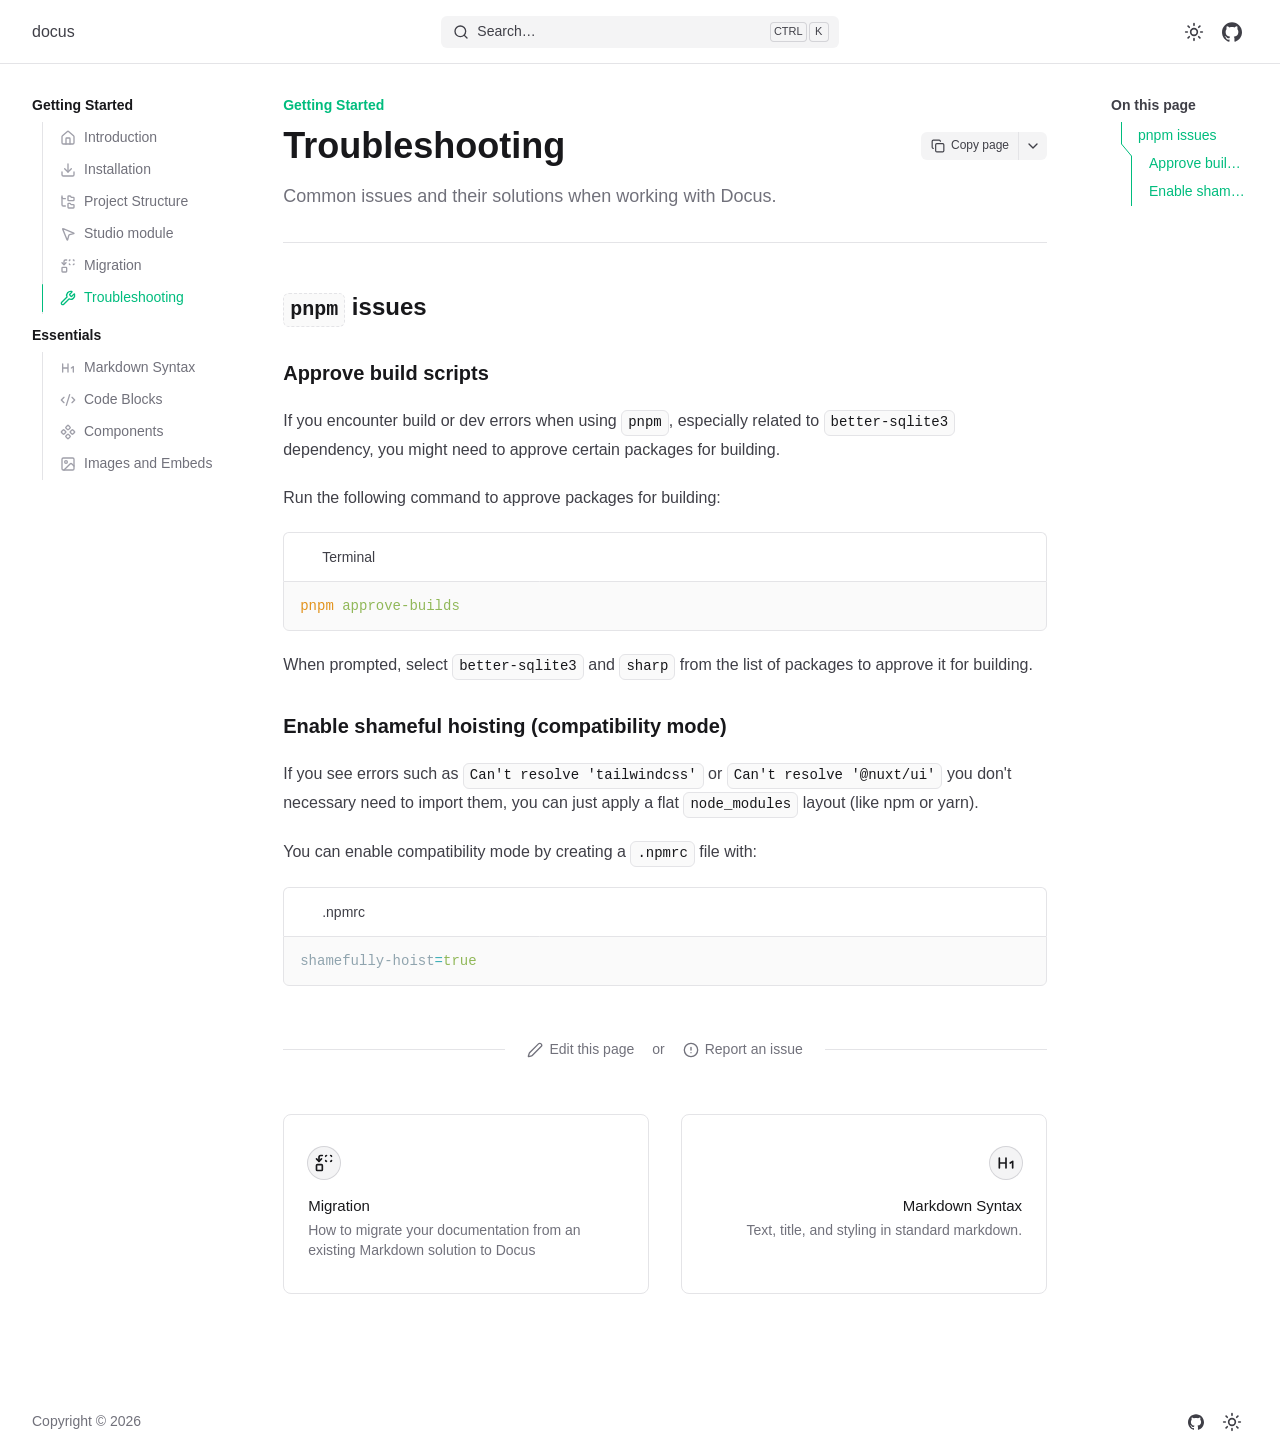
<file: getting-started/troubleshooting.html>
<!DOCTYPE html><html  lang="en" dir="ltr"><head><meta charset="utf-8"><meta name="viewport" content="width=device-width, initial-scale=1"><title>Troubleshooting - docus</title><script type="importmap">{"imports":{"#entry":"/_nuxt/B9lbzf56.js"}}</script><meta name="twitter:card" content="summary_large_image"><meta name="twitter:image" content="/_og/s/c_Docs,headline_Getting+Started,title_Troubleshooting,description_Troubleshooting+guide+for+common+Docus+issues+and+their+solutions.,p_Ii9nZXR0aW5nLXN0YXJ0ZWQvdHJvdWJsZXNob290aW5nIg.png"><meta name="twitter:image:src" content="/_og/s/c_Docs,headline_Getting+Started,title_Troubleshooting,description_Troubleshooting+guide+for+common+Docus+issues+and+their+solutions.,p_Ii9nZXR0aW5nLXN0YXJ0ZWQvdHJvdWJsZXNob290aW5nIg.png"><meta property="og:image" content="/_og/s/c_Docs,headline_Getting+Started,title_Troubleshooting,description_Troubleshooting+guide+for+common+Docus+issues+and+their+solutions.,p_Ii9nZXR0aW5nLXN0YXJ0ZWQvdHJvdWJsZXNob290aW5nIg.png"><meta property="og:image:type" content="image/png"><meta property="og:image:width" content="1200"><meta name="twitter:image:width" content="1200"><meta property="og:image:height" content="600"><meta name="twitter:image:height" content="600"><style id="nuxt-ui-colors">@layer theme {
  :root, :host {
  --ui-color-primary-50: var(--color-emerald-50, oklch(97.9% 0.021 166.113));
  --ui-color-primary-100: var(--color-emerald-100, oklch(95% 0.052 163.051));
  --ui-color-primary-200: var(--color-emerald-200, oklch(90.5% 0.093 164.15));
  --ui-color-primary-300: var(--color-emerald-300, oklch(84.5% 0.143 164.978));
  --ui-color-primary-400: var(--color-emerald-400, oklch(76.5% 0.177 163.223));
  --ui-color-primary-500: var(--color-emerald-500, oklch(69.6% 0.17 162.48));
  --ui-color-primary-600: var(--color-emerald-600, oklch(59.6% 0.145 163.225));
  --ui-color-primary-700: var(--color-emerald-700, oklch(50.8% 0.118 165.612));
  --ui-color-primary-800: var(--color-emerald-800, oklch(43.2% 0.095 166.913));
  --ui-color-primary-900: var(--color-emerald-900, oklch(37.8% 0.077 168.94));
  --ui-color-primary-950: var(--color-emerald-950, oklch(26.2% 0.051 172.552));
  --ui-color-secondary-50: var(--color-blue-50, oklch(97% 0.014 254.604));
  --ui-color-secondary-100: var(--color-blue-100, oklch(93.2% 0.032 255.585));
  --ui-color-secondary-200: var(--color-blue-200, oklch(88.2% 0.059 254.128));
  --ui-color-secondary-300: var(--color-blue-300, oklch(80.9% 0.105 251.813));
  --ui-color-secondary-400: var(--color-blue-400, oklch(70.7% 0.165 254.624));
  --ui-color-secondary-500: var(--color-blue-500, oklch(62.3% 0.214 259.815));
  --ui-color-secondary-600: var(--color-blue-600, oklch(54.6% 0.245 262.881));
  --ui-color-secondary-700: var(--color-blue-700, oklch(48.8% 0.243 264.376));
  --ui-color-secondary-800: var(--color-blue-800, oklch(42.4% 0.199 265.638));
  --ui-color-secondary-900: var(--color-blue-900, oklch(37.9% 0.146 265.522));
  --ui-color-secondary-950: var(--color-blue-950, oklch(28.2% 0.091 267.935));
  --ui-color-success-50: var(--color-green-50, oklch(98.2% 0.018 155.826));
  --ui-color-success-100: var(--color-green-100, oklch(96.2% 0.044 156.743));
  --ui-color-success-200: var(--color-green-200, oklch(92.5% 0.084 155.995));
  --ui-color-success-300: var(--color-green-300, oklch(87.1% 0.15 154.449));
  --ui-color-success-400: var(--color-green-400, oklch(79.2% 0.209 151.711));
  --ui-color-success-500: var(--color-green-500, oklch(72.3% 0.219 149.579));
  --ui-color-success-600: var(--color-green-600, oklch(62.7% 0.194 149.214));
  --ui-color-success-700: var(--color-green-700, oklch(52.7% 0.154 150.069));
  --ui-color-success-800: var(--color-green-800, oklch(44.8% 0.119 151.328));
  --ui-color-success-900: var(--color-green-900, oklch(39.3% 0.095 152.535));
  --ui-color-success-950: var(--color-green-950, oklch(26.6% 0.065 152.934));
  --ui-color-info-50: var(--color-blue-50, oklch(97% 0.014 254.604));
  --ui-color-info-100: var(--color-blue-100, oklch(93.2% 0.032 255.585));
  --ui-color-info-200: var(--color-blue-200, oklch(88.2% 0.059 254.128));
  --ui-color-info-300: var(--color-blue-300, oklch(80.9% 0.105 251.813));
  --ui-color-info-400: var(--color-blue-400, oklch(70.7% 0.165 254.624));
  --ui-color-info-500: var(--color-blue-500, oklch(62.3% 0.214 259.815));
  --ui-color-info-600: var(--color-blue-600, oklch(54.6% 0.245 262.881));
  --ui-color-info-700: var(--color-blue-700, oklch(48.8% 0.243 264.376));
  --ui-color-info-800: var(--color-blue-800, oklch(42.4% 0.199 265.638));
  --ui-color-info-900: var(--color-blue-900, oklch(37.9% 0.146 265.522));
  --ui-color-info-950: var(--color-blue-950, oklch(28.2% 0.091 267.935));
  --ui-color-warning-50: var(--color-yellow-50, oklch(98.7% 0.026 102.212));
  --ui-color-warning-100: var(--color-yellow-100, oklch(97.3% 0.071 103.193));
  --ui-color-warning-200: var(--color-yellow-200, oklch(94.5% 0.129 101.54));
  --ui-color-warning-300: var(--color-yellow-300, oklch(90.5% 0.182 98.111));
  --ui-color-warning-400: var(--color-yellow-400, oklch(85.2% 0.199 91.936));
  --ui-color-warning-500: var(--color-yellow-500, oklch(79.5% 0.184 86.047));
  --ui-color-warning-600: var(--color-yellow-600, oklch(68.1% 0.162 75.834));
  --ui-color-warning-700: var(--color-yellow-700, oklch(55.4% 0.135 66.442));
  --ui-color-warning-800: var(--color-yellow-800, oklch(47.6% 0.114 61.907));
  --ui-color-warning-900: var(--color-yellow-900, oklch(42.1% 0.095 57.708));
  --ui-color-warning-950: var(--color-yellow-950, oklch(28.6% 0.066 53.813));
  --ui-color-error-50: var(--color-red-50, oklch(97.1% 0.013 17.38));
  --ui-color-error-100: var(--color-red-100, oklch(93.6% 0.032 17.717));
  --ui-color-error-200: var(--color-red-200, oklch(88.5% 0.062 18.334));
  --ui-color-error-300: var(--color-red-300, oklch(80.8% 0.114 19.571));
  --ui-color-error-400: var(--color-red-400, oklch(70.4% 0.191 22.216));
  --ui-color-error-500: var(--color-red-500, oklch(63.7% 0.237 25.331));
  --ui-color-error-600: var(--color-red-600, oklch(57.7% 0.245 27.325));
  --ui-color-error-700: var(--color-red-700, oklch(50.5% 0.213 27.518));
  --ui-color-error-800: var(--color-red-800, oklch(44.4% 0.177 26.899));
  --ui-color-error-900: var(--color-red-900, oklch(39.6% 0.141 25.723));
  --ui-color-error-950: var(--color-red-950, oklch(25.8% 0.092 26.042));
  --ui-color-neutral-50: var(--color-zinc-50, oklch(98.5% 0 none));
  --ui-color-neutral-100: var(--color-zinc-100, oklch(96.7% 0.001 286.375));
  --ui-color-neutral-200: var(--color-zinc-200, oklch(92% 0.004 286.32));
  --ui-color-neutral-300: var(--color-zinc-300, oklch(87.1% 0.006 286.286));
  --ui-color-neutral-400: var(--color-zinc-400, oklch(70.5% 0.015 286.067));
  --ui-color-neutral-500: var(--color-zinc-500, oklch(55.2% 0.016 285.938));
  --ui-color-neutral-600: var(--color-zinc-600, oklch(44.2% 0.017 285.786));
  --ui-color-neutral-700: var(--color-zinc-700, oklch(37% 0.013 285.805));
  --ui-color-neutral-800: var(--color-zinc-800, oklch(27.4% 0.006 286.033));
  --ui-color-neutral-900: var(--color-zinc-900, oklch(21% 0.006 285.885));
  --ui-color-neutral-950: var(--color-zinc-950, oklch(14.1% 0.005 285.823));
  }
  :root, :host, .light {
  --ui-primary: var(--ui-color-primary-500);
  --ui-secondary: var(--ui-color-secondary-500);
  --ui-success: var(--ui-color-success-500);
  --ui-info: var(--ui-color-info-500);
  --ui-warning: var(--ui-color-warning-500);
  --ui-error: var(--ui-color-error-500);
  }
  .dark {
  --ui-primary: var(--ui-color-primary-400);
  --ui-secondary: var(--ui-color-secondary-400);
  --ui-success: var(--ui-color-success-400);
  --ui-info: var(--ui-color-info-400);
  --ui-warning: var(--ui-color-warning-400);
  --ui-error: var(--ui-color-error-400);
  }
}</style><style>@media (width>=1024px){.docus-sub-header{--ui-header-height:112px}}</style><link rel="stylesheet" href="/_nuxt/entry.h21NOjNv.css" crossorigin><style>@layer base {:where(.i-lucide\:alert-circle){display:inline-block;width:1em;height:1em;background-color:currentColor;-webkit-mask-image:var(--svg);mask-image:var(--svg);-webkit-mask-repeat:no-repeat;mask-repeat:no-repeat;-webkit-mask-size:100% 100%;mask-size:100% 100%;--svg:url("data:image/svg+xml,%3Csvg xmlns='http://www.w3.org/2000/svg' viewBox='0 0 24 24' width='24' height='24'%3E%3Cg fill='none' stroke='black' stroke-linecap='round' stroke-linejoin='round' stroke-width='2'%3E%3Ccircle cx='12' cy='12' r='10'/%3E%3Cpath d='M12 8v4m0 4h.01'/%3E%3C/g%3E%3C/svg%3E")}:where(.i-lucide\:chevron-down){display:inline-block;width:1em;height:1em;background-color:currentColor;-webkit-mask-image:var(--svg);mask-image:var(--svg);-webkit-mask-repeat:no-repeat;mask-repeat:no-repeat;-webkit-mask-size:100% 100%;mask-size:100% 100%;--svg:url("data:image/svg+xml,%3Csvg xmlns='http://www.w3.org/2000/svg' viewBox='0 0 24 24' width='24' height='24'%3E%3Cpath fill='none' stroke='black' stroke-linecap='round' stroke-linejoin='round' stroke-width='2' d='m6 9l6 6l6-6'/%3E%3C/svg%3E")}:where(.i-lucide\:code-xml){display:inline-block;width:1em;height:1em;background-color:currentColor;-webkit-mask-image:var(--svg);mask-image:var(--svg);-webkit-mask-repeat:no-repeat;mask-repeat:no-repeat;-webkit-mask-size:100% 100%;mask-size:100% 100%;--svg:url("data:image/svg+xml,%3Csvg xmlns='http://www.w3.org/2000/svg' viewBox='0 0 24 24' width='24' height='24'%3E%3Cpath fill='none' stroke='black' stroke-linecap='round' stroke-linejoin='round' stroke-width='2' d='m18 16l4-4l-4-4M6 8l-4 4l4 4m8.5-12l-5 16'/%3E%3C/svg%3E")}:where(.i-lucide\:component){display:inline-block;width:1em;height:1em;background-color:currentColor;-webkit-mask-image:var(--svg);mask-image:var(--svg);-webkit-mask-repeat:no-repeat;mask-repeat:no-repeat;-webkit-mask-size:100% 100%;mask-size:100% 100%;--svg:url("data:image/svg+xml,%3Csvg xmlns='http://www.w3.org/2000/svg' viewBox='0 0 24 24' width='24' height='24'%3E%3Cpath fill='none' stroke='black' stroke-linecap='round' stroke-linejoin='round' stroke-width='2' d='M15.536 11.293a1 1 0 0 0 0 1.414l2.376 2.377a1 1 0 0 0 1.414 0l2.377-2.377a1 1 0 0 0 0-1.414l-2.377-2.377a1 1 0 0 0-1.414 0zm-13.239 0a1 1 0 0 0 0 1.414l2.377 2.377a1 1 0 0 0 1.414 0l2.377-2.377a1 1 0 0 0 0-1.414L6.088 8.916a1 1 0 0 0-1.414 0zm6.619 6.619a1 1 0 0 0 0 1.415l2.377 2.376a1 1 0 0 0 1.414 0l2.377-2.376a1 1 0 0 0 0-1.415l-2.377-2.376a1 1 0 0 0-1.414 0zm0-13.238a1 1 0 0 0 0 1.414l2.377 2.376a1 1 0 0 0 1.414 0l2.377-2.376a1 1 0 0 0 0-1.414l-2.377-2.377a1 1 0 0 0-1.414 0z'/%3E%3C/svg%3E")}:where(.i-lucide\:copy){display:inline-block;width:1em;height:1em;background-color:currentColor;-webkit-mask-image:var(--svg);mask-image:var(--svg);-webkit-mask-repeat:no-repeat;mask-repeat:no-repeat;-webkit-mask-size:100% 100%;mask-size:100% 100%;--svg:url("data:image/svg+xml,%3Csvg xmlns='http://www.w3.org/2000/svg' viewBox='0 0 24 24' width='24' height='24'%3E%3Cg fill='none' stroke='black' stroke-linecap='round' stroke-linejoin='round' stroke-width='2'%3E%3Crect width='14' height='14' x='8' y='8' rx='2' ry='2'/%3E%3Cpath d='M4 16c-1.1 0-2-.9-2-2V4c0-1.1.9-2 2-2h10c1.1 0 2 .9 2 2'/%3E%3C/g%3E%3C/svg%3E")}:where(.i-lucide\:download){display:inline-block;width:1em;height:1em;background-color:currentColor;-webkit-mask-image:var(--svg);mask-image:var(--svg);-webkit-mask-repeat:no-repeat;mask-repeat:no-repeat;-webkit-mask-size:100% 100%;mask-size:100% 100%;--svg:url("data:image/svg+xml,%3Csvg xmlns='http://www.w3.org/2000/svg' viewBox='0 0 24 24' width='24' height='24'%3E%3Cg fill='none' stroke='black' stroke-linecap='round' stroke-linejoin='round' stroke-width='2'%3E%3Cpath d='M12 15V3m9 12v4a2 2 0 0 1-2 2H5a2 2 0 0 1-2-2v-4'/%3E%3Cpath d='m7 10l5 5l5-5'/%3E%3C/g%3E%3C/svg%3E")}:where(.i-lucide\:folder-tree){display:inline-block;width:1em;height:1em;background-color:currentColor;-webkit-mask-image:var(--svg);mask-image:var(--svg);-webkit-mask-repeat:no-repeat;mask-repeat:no-repeat;-webkit-mask-size:100% 100%;mask-size:100% 100%;--svg:url("data:image/svg+xml,%3Csvg xmlns='http://www.w3.org/2000/svg' viewBox='0 0 24 24' width='24' height='24'%3E%3Cg fill='none' stroke='black' stroke-linecap='round' stroke-linejoin='round' stroke-width='2'%3E%3Cpath d='M20 10a1 1 0 0 0 1-1V6a1 1 0 0 0-1-1h-2.5a1 1 0 0 1-.8-.4l-.9-1.2A1 1 0 0 0 15 3h-2a1 1 0 0 0-1 1v5a1 1 0 0 0 1 1Zm0 11a1 1 0 0 0 1-1v-3a1 1 0 0 0-1-1h-2.9a1 1 0 0 1-.88-.55l-.42-.85a1 1 0 0 0-.92-.6H13a1 1 0 0 0-1 1v5a1 1 0 0 0 1 1ZM3 5a2 2 0 0 0 2 2h3'/%3E%3Cpath d='M3 3v13a2 2 0 0 0 2 2h3'/%3E%3C/g%3E%3C/svg%3E")}:where(.i-lucide\:hash){display:inline-block;width:1em;height:1em;background-color:currentColor;-webkit-mask-image:var(--svg);mask-image:var(--svg);-webkit-mask-repeat:no-repeat;mask-repeat:no-repeat;-webkit-mask-size:100% 100%;mask-size:100% 100%;--svg:url("data:image/svg+xml,%3Csvg xmlns='http://www.w3.org/2000/svg' viewBox='0 0 24 24' width='24' height='24'%3E%3Cpath fill='none' stroke='black' stroke-linecap='round' stroke-linejoin='round' stroke-width='2' d='M4 9h16M4 15h16M10 3L8 21m8-18l-2 18'/%3E%3C/svg%3E")}:where(.i-lucide\:heading-1){display:inline-block;width:1em;height:1em;background-color:currentColor;-webkit-mask-image:var(--svg);mask-image:var(--svg);-webkit-mask-repeat:no-repeat;mask-repeat:no-repeat;-webkit-mask-size:100% 100%;mask-size:100% 100%;--svg:url("data:image/svg+xml,%3Csvg xmlns='http://www.w3.org/2000/svg' viewBox='0 0 24 24' width='24' height='24'%3E%3Cpath fill='none' stroke='black' stroke-linecap='round' stroke-linejoin='round' stroke-width='2' d='M4 12h8m-8 6V6m8 12V6m5 6l3-2v8'/%3E%3C/svg%3E")}:where(.i-lucide\:house){display:inline-block;width:1em;height:1em;background-color:currentColor;-webkit-mask-image:var(--svg);mask-image:var(--svg);-webkit-mask-repeat:no-repeat;mask-repeat:no-repeat;-webkit-mask-size:100% 100%;mask-size:100% 100%;--svg:url("data:image/svg+xml,%3Csvg xmlns='http://www.w3.org/2000/svg' viewBox='0 0 24 24' width='24' height='24'%3E%3Cg fill='none' stroke='black' stroke-linecap='round' stroke-linejoin='round' stroke-width='2'%3E%3Cpath d='M15 21v-8a1 1 0 0 0-1-1h-4a1 1 0 0 0-1 1v8'/%3E%3Cpath d='M3 10a2 2 0 0 1 .709-1.528l7-6a2 2 0 0 1 2.582 0l7 6A2 2 0 0 1 21 10v9a2 2 0 0 1-2 2H5a2 2 0 0 1-2-2z'/%3E%3C/g%3E%3C/svg%3E")}:where(.i-lucide\:image){display:inline-block;width:1em;height:1em;background-color:currentColor;-webkit-mask-image:var(--svg);mask-image:var(--svg);-webkit-mask-repeat:no-repeat;mask-repeat:no-repeat;-webkit-mask-size:100% 100%;mask-size:100% 100%;--svg:url("data:image/svg+xml,%3Csvg xmlns='http://www.w3.org/2000/svg' viewBox='0 0 24 24' width='24' height='24'%3E%3Cg fill='none' stroke='black' stroke-linecap='round' stroke-linejoin='round' stroke-width='2'%3E%3Crect width='18' height='18' x='3' y='3' rx='2' ry='2'/%3E%3Ccircle cx='9' cy='9' r='2'/%3E%3Cpath d='m21 15l-3.086-3.086a2 2 0 0 0-2.828 0L6 21'/%3E%3C/g%3E%3C/svg%3E")}:where(.i-lucide\:moon){display:inline-block;width:1em;height:1em;background-color:currentColor;-webkit-mask-image:var(--svg);mask-image:var(--svg);-webkit-mask-repeat:no-repeat;mask-repeat:no-repeat;-webkit-mask-size:100% 100%;mask-size:100% 100%;--svg:url("data:image/svg+xml,%3Csvg xmlns='http://www.w3.org/2000/svg' viewBox='0 0 24 24' width='24' height='24'%3E%3Cpath fill='none' stroke='black' stroke-linecap='round' stroke-linejoin='round' stroke-width='2' d='M20.985 12.486a9 9 0 1 1-9.473-9.472c.405-.022.617.46.402.803a6 6 0 0 0 8.268 8.268c.344-.215.825-.004.803.401'/%3E%3C/svg%3E")}:where(.i-lucide\:mouse-pointer-2){display:inline-block;width:1em;height:1em;background-color:currentColor;-webkit-mask-image:var(--svg);mask-image:var(--svg);-webkit-mask-repeat:no-repeat;mask-repeat:no-repeat;-webkit-mask-size:100% 100%;mask-size:100% 100%;--svg:url("data:image/svg+xml,%3Csvg xmlns='http://www.w3.org/2000/svg' viewBox='0 0 24 24' width='24' height='24'%3E%3Cpath fill='none' stroke='black' stroke-linecap='round' stroke-linejoin='round' stroke-width='2' d='M4.037 4.688a.495.495 0 0 1 .651-.651l16 6.5a.5.5 0 0 1-.063.947l-6.124 1.58a2 2 0 0 0-1.438 1.435l-1.579 6.126a.5.5 0 0 1-.947.063z'/%3E%3C/svg%3E")}:where(.i-lucide\:pen){display:inline-block;width:1em;height:1em;background-color:currentColor;-webkit-mask-image:var(--svg);mask-image:var(--svg);-webkit-mask-repeat:no-repeat;mask-repeat:no-repeat;-webkit-mask-size:100% 100%;mask-size:100% 100%;--svg:url("data:image/svg+xml,%3Csvg xmlns='http://www.w3.org/2000/svg' viewBox='0 0 24 24' width='24' height='24'%3E%3Cpath fill='none' stroke='black' stroke-linecap='round' stroke-linejoin='round' stroke-width='2' d='M21.174 6.812a1 1 0 0 0-3.986-3.987L3.842 16.174a2 2 0 0 0-.5.83l-1.321 4.352a.5.5 0 0 0 .623.622l4.353-1.32a2 2 0 0 0 .83-.497z'/%3E%3C/svg%3E")}:where(.i-lucide\:replace){display:inline-block;width:1em;height:1em;background-color:currentColor;-webkit-mask-image:var(--svg);mask-image:var(--svg);-webkit-mask-repeat:no-repeat;mask-repeat:no-repeat;-webkit-mask-size:100% 100%;mask-size:100% 100%;--svg:url("data:image/svg+xml,%3Csvg xmlns='http://www.w3.org/2000/svg' viewBox='0 0 24 24' width='24' height='24'%3E%3Cg fill='none' stroke='black' stroke-linecap='round' stroke-linejoin='round' stroke-width='2'%3E%3Cpath d='M14 4a1 1 0 0 1 1-1m0 7a1 1 0 0 1-1-1m7-5a1 1 0 0 0-1-1m1 6a1 1 0 0 1-1 1M3 7l3 3l3-3'/%3E%3Cpath d='M6 10V5a2 2 0 0 1 2-2h2'/%3E%3Crect width='7' height='7' x='3' y='14' rx='1'/%3E%3C/g%3E%3C/svg%3E")}:where(.i-lucide\:search){display:inline-block;width:1em;height:1em;background-color:currentColor;-webkit-mask-image:var(--svg);mask-image:var(--svg);-webkit-mask-repeat:no-repeat;mask-repeat:no-repeat;-webkit-mask-size:100% 100%;mask-size:100% 100%;--svg:url("data:image/svg+xml,%3Csvg xmlns='http://www.w3.org/2000/svg' viewBox='0 0 24 24' width='24' height='24'%3E%3Cg fill='none' stroke='black' stroke-linecap='round' stroke-linejoin='round' stroke-width='2'%3E%3Cpath d='m21 21l-4.34-4.34'/%3E%3Ccircle cx='11' cy='11' r='8'/%3E%3C/g%3E%3C/svg%3E")}:where(.i-lucide\:sun){display:inline-block;width:1em;height:1em;background-color:currentColor;-webkit-mask-image:var(--svg);mask-image:var(--svg);-webkit-mask-repeat:no-repeat;mask-repeat:no-repeat;-webkit-mask-size:100% 100%;mask-size:100% 100%;--svg:url("data:image/svg+xml,%3Csvg xmlns='http://www.w3.org/2000/svg' viewBox='0 0 24 24' width='24' height='24'%3E%3Cg fill='none' stroke='black' stroke-linecap='round' stroke-linejoin='round' stroke-width='2'%3E%3Ccircle cx='12' cy='12' r='4'/%3E%3Cpath d='M12 2v2m0 16v2M4.93 4.93l1.41 1.41m11.32 11.32l1.41 1.41M2 12h2m16 0h2M6.34 17.66l-1.41 1.41M19.07 4.93l-1.41 1.41'/%3E%3C/g%3E%3C/svg%3E")}:where(.i-lucide\:wrench){display:inline-block;width:1em;height:1em;background-color:currentColor;-webkit-mask-image:var(--svg);mask-image:var(--svg);-webkit-mask-repeat:no-repeat;mask-repeat:no-repeat;-webkit-mask-size:100% 100%;mask-size:100% 100%;--svg:url("data:image/svg+xml,%3Csvg xmlns='http://www.w3.org/2000/svg' viewBox='0 0 24 24' width='24' height='24'%3E%3Cpath fill='none' stroke='black' stroke-linecap='round' stroke-linejoin='round' stroke-width='2' d='M14.7 6.3a1 1 0 0 0 0 1.4l1.6 1.6a1 1 0 0 0 1.4 0l3.106-3.105c.32-.322.863-.22.983.218a6 6 0 0 1-8.259 7.057l-7.91 7.91a1 1 0 0 1-2.999-3l7.91-7.91a6 6 0 0 1 7.057-8.259c.438.12.54.662.219.984z'/%3E%3C/svg%3E")}:where(.i-simple-icons\:github){display:inline-block;width:1em;height:1em;background-color:currentColor;-webkit-mask-image:var(--svg);mask-image:var(--svg);-webkit-mask-repeat:no-repeat;mask-repeat:no-repeat;-webkit-mask-size:100% 100%;mask-size:100% 100%;--svg:url("data:image/svg+xml,%3Csvg xmlns='http://www.w3.org/2000/svg' viewBox='0 0 24 24' width='24' height='24'%3E%3Cpath fill='black' d='M12 .297c-6.63 0-12 5.373-12 12c0 5.303 3.438 9.8 8.205 11.385c.6.113.82-.258.82-.577c0-.285-.01-1.04-.015-2.04c-3.338.724-4.042-1.61-4.042-1.61C4.422 18.07 3.633 17.7 3.633 17.7c-1.087-.744.084-.729.084-.729c1.205.084 1.838 1.236 1.838 1.236c1.07 1.835 2.809 1.305 3.495.998c.108-.776.417-1.305.76-1.605c-2.665-.3-5.466-1.332-5.466-5.93c0-1.31.465-2.38 1.235-3.22c-.135-.303-.54-1.523.105-3.176c0 0 1.005-.322 3.3 1.23c.96-.267 1.98-.399 3-.405c1.02.006 2.04.138 3 .405c2.28-1.552 3.285-1.23 3.285-1.23c.645 1.653.24 2.873.12 3.176c.765.84 1.23 1.91 1.23 3.22c0 4.61-2.805 5.625-5.475 5.92c.42.36.81 1.096.81 2.22c0 1.606-.015 2.896-.015 3.286c0 .315.21.69.825.57C20.565 22.092 24 17.592 24 12.297c0-6.627-5.373-12-12-12'/%3E%3C/svg%3E")}}</style><link rel="preload" as="fetch" crossorigin="anonymous" href="/getting-started/troubleshooting/_payload.json?_b=277f5c53-0963-49ba-93de-ae0057838db1"><link rel="modulepreload" as="script" crossorigin href="/_nuxt/B9lbzf56.js"><link rel="modulepreload" as="script" crossorigin href="/_nuxt/DK3Fl9T5.js"><link rel="modulepreload" as="script" crossorigin href="/_nuxt/BnIqudnE.js"><link rel="modulepreload" as="script" crossorigin href="/_nuxt/B4b-2GOK.js"><link rel="modulepreload" as="script" crossorigin href="/_nuxt/BTaPj8Qm.js"><link rel="modulepreload" as="script" crossorigin href="/_nuxt/UUTXwAs7.js"><link rel="modulepreload" as="script" crossorigin href="/_nuxt/CRca1Lzq.js"><link rel="modulepreload" as="script" crossorigin href="/_nuxt/DMxBbqNJ.js"><link rel="modulepreload" as="script" crossorigin href="/_nuxt/BW3xJdEx.js"><link rel="modulepreload" as="script" crossorigin href="/_nuxt/C6ecPzoI.js"><link rel="modulepreload" as="script" crossorigin href="/_nuxt/DsRkfs10.js"><link rel="modulepreload" as="script" crossorigin href="/_nuxt/BnDTbt6S.js"><link rel="modulepreload" as="script" crossorigin href="/_nuxt/D3sCn5nT.js"><link rel="modulepreload" as="script" crossorigin href="/_nuxt/Da8k-3Zu.js"><link rel="modulepreload" as="script" crossorigin href="/_nuxt/CUsy3pGw.js"><link rel="modulepreload" as="script" crossorigin href="/_nuxt/C5iYBxsE.js"><link rel="modulepreload" as="script" crossorigin href="/_nuxt/IKqwN-GS.js"><link rel="modulepreload" as="script" crossorigin href="/_nuxt/BO2KdNVx.js"><link rel="modulepreload" as="script" crossorigin href="/_nuxt/I7DaeIW5.js"><link rel="modulepreload" as="script" crossorigin href="/_nuxt/D_eZxFIZ.js"><link rel="modulepreload" as="script" crossorigin href="/_nuxt/DR4ogerT.js"><link rel="modulepreload" as="script" crossorigin href="/_nuxt/CiFHdpGV.js"><link rel="modulepreload" as="script" crossorigin href="/_nuxt/kVB535QO.js"><link rel="modulepreload" as="script" crossorigin href="/_nuxt/CJVMGqd_.js"><link rel="modulepreload" as="script" crossorigin href="/_nuxt/DHihWhf5.js"><link rel="modulepreload" as="script" crossorigin href="/_nuxt/PhnYWesM.js"><link rel="modulepreload" as="script" crossorigin href="/_nuxt/COP710bM.js"><link rel="modulepreload" as="script" crossorigin href="/_nuxt/CidfGKpp.js"><link rel="modulepreload" as="script" crossorigin href="/_nuxt/grJEbbkt.js"><link rel="modulepreload" as="script" crossorigin href="/_nuxt/D54ViKA5.js"><link rel="modulepreload" as="script" crossorigin href="/_nuxt/CRFiLlpf.js"><link rel="modulepreload" as="script" crossorigin href="/_nuxt/CAJCSsim.js"><link rel="modulepreload" as="script" crossorigin href="/_nuxt/CGxMLbHi.js"><link rel="modulepreload" as="script" crossorigin href="/_nuxt/DjR-vcJQ2.js"><link rel="modulepreload" as="script" crossorigin href="/_nuxt/C-TW1jYv.js"><link rel="modulepreload" as="script" crossorigin href="/_nuxt/DwDorq67.js"><link rel="modulepreload" as="script" crossorigin href="/_nuxt/Bk3ItCRu2.js"><link rel="modulepreload" as="script" crossorigin href="/_nuxt/BWWpDF4H2.js"><link rel="modulepreload" as="script" crossorigin href="/_nuxt/CGpJs-Wj2.js"><link rel="modulepreload" as="script" crossorigin href="/_nuxt/gtiopLMl2.js"><link rel="modulepreload" as="script" crossorigin href="/_nuxt/C83kraeH2.js"><link rel="modulepreload" as="script" crossorigin href="/_nuxt/B50arVJP2.js"><link rel="modulepreload" as="script" crossorigin href="/_nuxt/Bh7ZZu1o2.js"><link rel="modulepreload" as="script" crossorigin href="/_nuxt/C2ph9efA2.js"><link rel="modulepreload" as="script" crossorigin href="/_nuxt/BQfQ2Yay2.js"><link rel="modulepreload" as="script" crossorigin href="/_nuxt/DCR0FqCk2.js"><link rel="modulepreload" as="script" crossorigin href="/_nuxt/CMqGsRFn2.js"><link rel="modulepreload" as="script" crossorigin href="/_nuxt/BDNMzG2s2.js"><link rel="modulepreload" as="script" crossorigin href="/_nuxt/ClhgfGV92.js"><link rel="modulepreload" as="script" crossorigin href="/_nuxt/FVGV5NHN2.js"><link rel="modulepreload" as="script" crossorigin href="/_nuxt/bPd01KOl2.js"><link rel="modulepreload" as="script" crossorigin href="/_nuxt/CM6e0Upa2.js"><link rel="modulepreload" as="script" crossorigin href="/_nuxt/DVsNApLL2.js"><link rel="modulepreload" as="script" crossorigin href="/_nuxt/BLxNoijs2.js"><link rel="modulepreload" as="script" crossorigin href="/_nuxt/C1bRDCMr2.js"><link rel="modulepreload" as="script" crossorigin href="/_nuxt/CO8iwSFC2.js"><link rel="modulepreload" as="script" crossorigin href="/_nuxt/CevO9L6z2.js"><link rel="modulepreload" as="script" crossorigin href="/_nuxt/BbzTVBes2.js"><link rel="modulepreload" as="script" crossorigin href="/_nuxt/DOVquImQ.js"><link rel="modulepreload" as="script" crossorigin href="/_nuxt/BLc_3imB.js"><link rel="modulepreload" as="script" crossorigin href="/_nuxt/DgvddNDn.js"><link rel="modulepreload" as="script" crossorigin href="/_nuxt/Tc6JwX7g.js"><link rel="modulepreload" as="script" crossorigin href="/_nuxt/BuAkcpTI.js"><link rel="modulepreload" as="script" crossorigin href="/_nuxt/C-RdVHgS.js"><link rel="modulepreload" as="script" crossorigin href="/_nuxt/DMIdmQUX.js"><script type="module" src="/_nuxt/B9lbzf56.js" crossorigin></script><link rel="prefetch" as="script" crossorigin href="/_nuxt/B_wdeZ1l2.js"><link rel="prefetch" as="script" crossorigin href="/_nuxt/nV74OeWa2.js"><link rel="prefetch" as="script" crossorigin href="/_nuxt/CgYt7o082.js"><link rel="prefetch" as="script" crossorigin href="/_nuxt/D3ZPyNEe2.js"><link rel="prefetch" as="script" crossorigin href="/_nuxt/BcFuUm6Z2.js"><link rel="prefetch" as="script" crossorigin href="/_nuxt/ANU92Hpt2.js"><link rel="prefetch" as="script" crossorigin href="/_nuxt/DzjTih-Z2.js"><link rel="prefetch" as="script" crossorigin href="/_nuxt/Bi34hmG82.js"><link rel="prefetch" as="script" crossorigin href="/_nuxt/DpM_S53U.js"><link rel="prefetch" as="script" crossorigin href="/_nuxt/DDZGrv7b.js"><link rel="prefetch" as="script" crossorigin href="/_nuxt/D5oQE1W8.js"><link rel="prefetch" as="script" crossorigin href="/_nuxt/BL82z0NS.js"><link rel="prefetch" as="script" crossorigin href="/_nuxt/DCoT7Sr_.js"><link rel="prefetch" as="script" crossorigin href="/_nuxt/DsSJFHi1.js"><link rel="prefetch" as="script" crossorigin href="/_nuxt/BsCyfkOX.js"><link rel="prefetch" as="script" crossorigin href="/_nuxt/G7s8ce7w.js"><link rel="prefetch" as="script" crossorigin href="/_nuxt/CLzTP2hO.js"><link rel="prefetch" as="script" crossorigin href="/_nuxt/BdFNi9_3.js"><link rel="prefetch" as="script" crossorigin href="/_nuxt/FGbEr4QG.js"><link rel="prefetch" as="script" crossorigin href="/_nuxt/DWs7fwl1.js"><link rel="prefetch" as="script" crossorigin href="/_nuxt/YJTUDbN7.js"><link rel="prefetch" as="script" crossorigin href="/_nuxt/DpRbRZbp.js"><link rel="prefetch" as="script" crossorigin href="/_nuxt/BcPTWBJS.js"><link rel="prefetch" as="script" crossorigin href="/_nuxt/Dg8IvygW.js"><link rel="prefetch" as="script" crossorigin href="/_nuxt/MNa6wb5p.js"><link rel="prefetch" as="script" crossorigin href="/_nuxt/Hvvb1luy.js"><link rel="prefetch" as="script" crossorigin href="/_nuxt/E1ZWY1j0.js"><link rel="prefetch" as="script" crossorigin href="/_nuxt/BIXjyMP2.js"><link rel="prefetch" as="script" crossorigin href="/_nuxt/CYf65hwX.js"><link rel="prefetch" as="script" crossorigin href="/_nuxt/Bwtok_F2.js"><link rel="prefetch" as="script" crossorigin href="/_nuxt/CdlkpNBg.js"><link rel="prefetch" as="script" crossorigin href="/_nuxt/CjEmpn_d.js"><link rel="prefetch" as="script" crossorigin href="/_nuxt/BW0KjuTv.js"><link rel="prefetch" as="script" crossorigin href="/_nuxt/DQhlUnmr.js"><link rel="prefetch" as="script" crossorigin href="/_nuxt/DsUZJkND.js"><link rel="prefetch" as="script" crossorigin href="/_nuxt/BK_zEO52.js"><link rel="prefetch" as="script" crossorigin href="/_nuxt/CxYsbiu6.js"><link rel="prefetch" as="script" crossorigin href="/_nuxt/BG_qmu3N.js"><link rel="prefetch" as="script" crossorigin href="/_nuxt/CWKs-dUP.js"><link rel="prefetch" as="script" crossorigin href="/_nuxt/Dp4ddNHL.js"><link rel="prefetch" as="script" crossorigin href="/_nuxt/KxW_jNlC.js"><link rel="prefetch" as="script" crossorigin href="/_nuxt/DL554jMH.js"><link rel="prefetch" as="script" crossorigin href="/_nuxt/DN0uZJg-.js"><link rel="prefetch" as="script" crossorigin href="/_nuxt/CZ5bty282.js"><link rel="prefetch" as="script" crossorigin href="/_nuxt/C-LNslzx.js"><link rel="prefetch" as="script" crossorigin href="/_nuxt/BBBXYRyE2.js"><link rel="prefetch" as="script" crossorigin href="/_nuxt/CNxmqupG2.js"><link rel="prefetch" as="script" crossorigin href="/_nuxt/BUe475kN2.js"><meta name="robots" content="index, follow, max-image-preview:large, max-snippet:-1, max-video-preview:-1"><link rel="icon" href="/favicon.ico"><meta name="description" content="Troubleshooting guide for common Docus issues and their solutions."><meta property="og:site_name" content="docus"><meta property="og:title" content="Troubleshooting"><meta property="og:description" content="Troubleshooting guide for common Docus issues and their solutions."><meta property="og:type" content="article"><script>"use strict";(()=>{const o=window,e=document.documentElement,c=["dark","light"],s=getStorageValue("localStorage","nuxt-color-mode")||"system";let r=s==="system"?f():s;const l=e.getAttribute("data-color-mode-forced");l&&(r=l),i(r),o["__NUXT_COLOR_MODE__"]={preference:s,value:r,getColorScheme:f,addColorScheme:i,removeColorScheme:d};function i(t){const a=""+t+"",n="";e.classList?e.classList.add(a):e.className+=" "+a,n&&e.setAttribute("data-"+n,t)}function d(t){const a=""+t+"",n="";e.classList?e.classList.remove(a):e.className=e.className.replace(new RegExp(a,"g"),""),n&&e.removeAttribute("data-"+n)}function u(t){return o.matchMedia("(prefers-color-scheme"+t+")")}function f(){if(o.matchMedia&&u("").media!=="not all"){for(const t of c)if(u(":"+t).matches)return t}return"light"}})();function getStorageValue(o,e){switch(o){case"localStorage":try{return window.localStorage.getItem(e)}catch{return null}case"sessionStorage":try{return window.sessionStorage.getItem(e)}catch{return null}case"cookie":try{return getCookie(e)}catch{return null}default:return null}}function getCookie(o){const c=("; "+window.document.cookie).split("; "+o+"=");if(c.length===2){const s=c.pop();return s?s.split(";").shift():null}}</script></head><body><div id="__nuxt" class="isolate"><!--[--><!--[--><!--[--><!--[--><!--[--><div class="nuxt-loading-indicator" style="position:fixed;top:0;right:0;left:0;pointer-events:none;width:auto;height:3px;opacity:0;background:var(--ui-primary);background-size:0% auto;transform:scaleX(0%);transform-origin:left;transition:transform 0.1s, height 0.4s, opacity 0.4s;z-index:999999;"></div><div class="flex"><div class="flex-1 min-w-0"><!--[--><!----><!----><!----><header data-slot="root" class="bg-default/75 backdrop-blur border-b border-default h-(--ui-header-height) sticky top-0 z-50"><!--[--><!--]--><div class="w-full max-w-(--ui-container) mx-auto px-4 sm:px-6 lg:px-8 flex items-center justify-between gap-3 h-full" data-slot="container"><!--[--><div data-slot="left" class="lg:flex-1 flex items-center gap-1.5"><!----><!--[--><a href="/" class="" aria-label="docus"><span class="h-6 w-auto shrink-0">docus</span></a><!--]--></div><div data-slot="center" class="hidden lg:flex flex-1"><!--[--><!--[--><!----><button type="button" data-slot="base" class="rounded-md font-medium inline-flex items-center disabled:cursor-not-allowed aria-disabled:cursor-not-allowed disabled:opacity-75 aria-disabled:opacity-75 transition-colors px-2.5 py-1.5 text-sm gap-1.5 text-default bg-elevated hover:bg-accented/75 active:bg-accented/75 outline-inverted/25 focus-visible:outline-3 disabled:bg-elevated aria-disabled:bg-elevated w-full"><!--[--><!--[--><span class="iconify i-lucide:search shrink-0 size-4 mx-0.5" aria-hidden="true" style="" data-slot="leadingIcon"></span><!--]--><!--[--><span data-slot="label" class="truncate">Search…</span><!--]--><!--[--><div data-slot="trailing" class="hidden lg:flex items-center gap-0.5 ms-auto"><!--[--><!--[--><kbd class="inline-flex items-center justify-center px-1 rounded-sm font-medium font-sans uppercase h-5 min-w-[20px] text-[11px] ring ring-inset ring-accented text-default bg-elevated"><!--[--> <!--]--></kbd><kbd class="inline-flex items-center justify-center px-1 rounded-sm font-medium font-sans uppercase h-5 min-w-[20px] text-[11px] ring ring-inset ring-accented text-default bg-elevated"><!--[-->k<!--]--></kbd><!--]--><!--]--></div><!--]--><!--]--></button><!--]--><!--]--></div><div data-slot="right" class="flex items-center justify-end lg:flex-1 gap-1.5"><!--[--><div></div><!----><!----><!--[--><!----><button type="button" data-slot="base" aria-label="Search…" class="rounded-md font-medium inline-flex items-center disabled:cursor-not-allowed aria-disabled:cursor-not-allowed disabled:opacity-75 aria-disabled:opacity-75 transition-colors text-sm gap-1.5 text-default hover:bg-elevated active:bg-elevated outline-inverted/25 focus-visible:outline-3 hover:disabled:bg-transparent dark:hover:disabled:bg-transparent hover:aria-disabled:bg-transparent dark:hover:aria-disabled:bg-transparent p-1.5 lg:hidden"><!--[--><!--[--><span class="iconify i-lucide:search shrink-0 size-5" aria-hidden="true" style="" data-slot="leadingIcon"></span><!--]--><!--[--><span data-slot="label" class="truncate hidden">Search…</span><!--]--><!--[--><div data-slot="trailing" class="hidden items-center gap-0.5 ms-auto lg:hidden"><!--[--><!--[--><kbd class="inline-flex items-center justify-center px-1 rounded-sm font-medium font-sans uppercase h-5 min-w-[20px] text-[11px] ring ring-inset ring-accented text-default bg-elevated"><!--[--> <!--]--></kbd><kbd class="inline-flex items-center justify-center px-1 rounded-sm font-medium font-sans uppercase h-5 min-w-[20px] text-[11px] ring ring-inset ring-accented text-default bg-elevated"><!--[-->k<!--]--></kbd><!--]--><!--]--></div><!--]--><!--]--></button><!--]--><!--[--><div class="h-8 w-8 animate-pulse bg-neutral-200 dark:bg-neutral-800 rounded-md"></div><!--]--><!--[--><a href="https://github.com/juerock/docus-juerock" rel="noopener noreferrer" target="_blank" data-slot="base" aria-label="GitHub" class="rounded-md font-medium inline-flex items-center disabled:cursor-not-allowed aria-disabled:cursor-not-allowed disabled:opacity-75 aria-disabled:opacity-75 transition-colors text-sm gap-1.5 text-default hover:bg-elevated active:bg-elevated outline-inverted/25 focus-visible:outline-3 hover:disabled:bg-transparent dark:hover:disabled:bg-transparent hover:aria-disabled:bg-transparent dark:hover:aria-disabled:bg-transparent p-1.5"><!--[--><!--[--><span class="iconify i-simple-icons:github shrink-0 size-5" aria-hidden="true" style="" data-slot="leadingIcon"></span><!--]--><!--[--><!----><!--]--><!--[--><!----><!--]--><!--]--></a><!--]--><!--]--><!--[--><button type="button" data-slot="base" class="rounded-md font-medium inline-flex items-center disabled:cursor-not-allowed aria-disabled:cursor-not-allowed disabled:opacity-75 aria-disabled:opacity-75 transition-colors text-xs gap-1.5 text-default hover:bg-elevated active:bg-elevated outline-inverted/25 focus-visible:outline-3 hover:disabled:bg-transparent dark:hover:disabled:bg-transparent hover:aria-disabled:bg-transparent dark:hover:aria-disabled:bg-transparent p-1.5 -me-1.5 lg:hidden"><!--[--><!--[--><!----><!--]--><!--[--><svg xmlns="http://www.w3.org/2000/svg" class="size-5" viewBox="0 0 24 24" fill="none" stroke="currentColor" stroke-width="2" stroke-linecap="round" stroke-linejoin="round"><line x1="4" y1="6" x2="20" y2="6" class="outline-none"></line><line x1="4" y1="12" x2="20" y2="12" class="outline-none"></line><line x1="4" y1="18" x2="20" y2="18" class="outline-none"></line></svg><!--]--><!--[--><!----><!--]--><!--]--></button><!--]--></div><!--]--></div><!--[--><!--]--></header><!--[--><!----><!----><!--v-if--><!--]--><!--]--><main class="min-h-[calc(100vh-var(--ui-header-height))]"><!--[--><div class="w-full max-w-(--ui-container) mx-auto px-4 sm:px-6 lg:px-8"><!--[--><div data-slot="root" class="flex flex-col lg:grid lg:grid-cols-10 lg:gap-10"><aside data-slot="left" class="hidden overflow-y-auto lg:block lg:max-h-[calc(100vh-var(--ui-header-height))] lg:sticky lg:top-(--ui-header-height) py-8 lg:ps-4 lg:-ms-4 lg:pe-6.5 lg:col-span-2"><div data-slot="container" class="relative"><!----><!--[--><div></div><!--[--><!----><nav data-slot="root"><ul class="isolate -mx-2.5 -mt-1.5"><!--[--><!--[--><!--[--><li data-state="open" data-disabled data-orientation="vertical" data-slot="itemWithChildren" class="flex flex-col data-[state=open]:mb-1.5"><!--[--><!--[--><button type="button" aria-controls aria-expanded="true" data-state="open" data-disabled disabled id="reka-accordion-trigger-v-0-3-0" data-reka-collection-item aria-disabled="true" data-orientation="vertical" class="group relative w-full px-2.5 py-1.5 before:inset-y-px before:inset-x-0 flex items-center gap-1.5 text-sm before:absolute before:z-[-1] before:rounded-md focus:outline-none focus-visible:outline-none focus-visible:before:outline-3 before:outline-primary/25 text-muted font-semibold data-[state=open]:text-highlighted"><!--[--><!--[--><!--[--><!--[--><!----><!--]--><span data-slot="linkTitle" class="truncate"><!--[-->Getting Started<!--]--><!----></span><!----><!--]--><!--]--><!--]--></button><div role="region" aria-labelledby="reka-accordion-trigger-v-0-3-0" data-disabled data-orientation="vertical" style="--reka-accordion-content-width:var(--reka-collapsible-content-width);--reka-accordion-content-height:var(--reka-collapsible-content-height);--reka-collapsible-content-height:0px;--reka-collapsible-content-width:0px;" data-slot="content" class="data-[state=open]:animate-[accordion-down_200ms_ease-out] data-[state=closed]:animate-[accordion-up_200ms_ease-out] data-[state=closed]:overflow-hidden focus:outline-none" id="reka-collapsible-content-v-0-3-1"><!--[--><!--[--><!--[--><!----><ul data-slot="root" class="ms-5 border-s border-default"><!--[--><!--[--><!--[--><li data-slot="item" class="ps-1.5 -ms-px"><a href="/getting-started/introduction" data-slot="link" class="group relative w-full px-2.5 py-1.5 before:inset-y-px before:inset-x-0 flex items-center gap-1.5 text-sm before:absolute before:z-[-1] before:rounded-md focus:outline-none focus-visible:outline-none focus-visible:before:outline-3 before:outline-primary/25 text-muted after:absolute after:-start-1.5 after:inset-y-0.5 after:block after:w-px after:rounded-full after:transition-colors hover:text-highlighted data-[state=open]:text-highlighted transition-colors"><!--[--><!--[--><!--[--><span class="iconify i-lucide:house shrink-0 size-4 mx-0.5 text-dimmed group-hover:text-default group-data-[state=open]:text-default transition-colors" aria-hidden="true" style="" data-slot="linkLeadingIcon"></span><!--]--><span data-slot="linkTitle" class="truncate"><!--[-->Introduction<!--]--><!----></span><!----><!--]--><!--]--></a></li><!--]--><!--[--><li data-slot="item" class="ps-1.5 -ms-px"><a href="/getting-started/installation" data-slot="link" class="group relative w-full px-2.5 py-1.5 before:inset-y-px before:inset-x-0 flex items-center gap-1.5 text-sm before:absolute before:z-[-1] before:rounded-md focus:outline-none focus-visible:outline-none focus-visible:before:outline-3 before:outline-primary/25 text-muted after:absolute after:-start-1.5 after:inset-y-0.5 after:block after:w-px after:rounded-full after:transition-colors hover:text-highlighted data-[state=open]:text-highlighted transition-colors"><!--[--><!--[--><!--[--><span class="iconify i-lucide:download shrink-0 size-4 mx-0.5 text-dimmed group-hover:text-default group-data-[state=open]:text-default transition-colors" aria-hidden="true" style="" data-slot="linkLeadingIcon"></span><!--]--><span data-slot="linkTitle" class="truncate"><!--[-->Installation<!--]--><!----></span><!----><!--]--><!--]--></a></li><!--]--><!--[--><li data-slot="item" class="ps-1.5 -ms-px"><a href="/getting-started/project-structure" data-slot="link" class="group relative w-full px-2.5 py-1.5 before:inset-y-px before:inset-x-0 flex items-center gap-1.5 text-sm before:absolute before:z-[-1] before:rounded-md focus:outline-none focus-visible:outline-none focus-visible:before:outline-3 before:outline-primary/25 text-muted after:absolute after:-start-1.5 after:inset-y-0.5 after:block after:w-px after:rounded-full after:transition-colors hover:text-highlighted data-[state=open]:text-highlighted transition-colors"><!--[--><!--[--><!--[--><span class="iconify i-lucide:folder-tree shrink-0 size-4 mx-0.5 text-dimmed group-hover:text-default group-data-[state=open]:text-default transition-colors" aria-hidden="true" style="" data-slot="linkLeadingIcon"></span><!--]--><span data-slot="linkTitle" class="truncate"><!--[-->Project Structure<!--]--><!----></span><!----><!--]--><!--]--></a></li><!--]--><!--[--><li data-slot="item" class="ps-1.5 -ms-px"><a href="/getting-started/studio" data-slot="link" class="group relative w-full px-2.5 py-1.5 before:inset-y-px before:inset-x-0 flex items-center gap-1.5 text-sm before:absolute before:z-[-1] before:rounded-md focus:outline-none focus-visible:outline-none focus-visible:before:outline-3 before:outline-primary/25 text-muted after:absolute after:-start-1.5 after:inset-y-0.5 after:block after:w-px after:rounded-full after:transition-colors hover:text-highlighted data-[state=open]:text-highlighted transition-colors"><!--[--><!--[--><!--[--><span class="iconify i-lucide:mouse-pointer-2 shrink-0 size-4 mx-0.5 text-dimmed group-hover:text-default group-data-[state=open]:text-default transition-colors" aria-hidden="true" style="" data-slot="linkLeadingIcon"></span><!--]--><span data-slot="linkTitle" class="truncate"><!--[-->Studio module<!--]--><!----></span><!----><!--]--><!--]--></a></li><!--]--><!--[--><li data-slot="item" class="ps-1.5 -ms-px"><a href="/getting-started/migration" data-slot="link" class="group relative w-full px-2.5 py-1.5 before:inset-y-px before:inset-x-0 flex items-center gap-1.5 text-sm before:absolute before:z-[-1] before:rounded-md focus:outline-none focus-visible:outline-none focus-visible:before:outline-3 before:outline-primary/25 text-muted after:absolute after:-start-1.5 after:inset-y-0.5 after:block after:w-px after:rounded-full after:transition-colors hover:text-highlighted data-[state=open]:text-highlighted transition-colors"><!--[--><!--[--><!--[--><span class="iconify i-lucide:replace shrink-0 size-4 mx-0.5 text-dimmed group-hover:text-default group-data-[state=open]:text-default transition-colors" aria-hidden="true" style="" data-slot="linkLeadingIcon"></span><!--]--><span data-slot="linkTitle" class="truncate"><!--[-->Migration<!--]--><!----></span><!----><!--]--><!--]--></a></li><!--]--><!--[--><li data-slot="item" class="ps-1.5 -ms-px"><a href="/getting-started/troubleshooting" data-slot="link" class="group relative w-full px-2.5 py-1.5 before:inset-y-px before:inset-x-0 flex items-center gap-1.5 text-sm before:absolute before:z-[-1] before:rounded-md focus:outline-none focus-visible:outline-none focus-visible:before:outline-3 before:outline-primary/25 font-medium after:absolute after:-start-1.5 after:inset-y-0.5 after:block after:w-px after:rounded-full after:transition-colors text-primary after:bg-primary"><!--[--><!--[--><!--[--><span class="iconify i-lucide:wrench shrink-0 size-4 mx-0.5 text-primary group-data-[state=open]:text-primary" aria-hidden="true" style="" data-slot="linkLeadingIcon"></span><!--]--><span data-slot="linkTitle" class="truncate"><!--[-->Troubleshooting<!--]--><!----></span><!----><!--]--><!--]--></a></li><!--]--><!--]--><!--]--></ul><!--]--><!--]--><!--]--></div><!--]--><!--]--></li><!--]--><!--[--><li data-state="open" data-disabled data-orientation="vertical" data-slot="itemWithChildren" class="flex flex-col data-[state=open]:mb-1.5"><!--[--><!--[--><button type="button" aria-controls aria-expanded="true" data-state="open" data-disabled disabled id="reka-accordion-trigger-v-0-3-2" data-reka-collection-item aria-disabled="true" data-orientation="vertical" class="group relative w-full px-2.5 py-1.5 before:inset-y-px before:inset-x-0 flex items-center gap-1.5 text-sm before:absolute before:z-[-1] before:rounded-md focus:outline-none focus-visible:outline-none focus-visible:before:outline-3 before:outline-primary/25 text-muted font-semibold data-[state=open]:text-highlighted"><!--[--><!--[--><!--[--><!--[--><!----><!--]--><span data-slot="linkTitle" class="truncate"><!--[-->Essentials<!--]--><!----></span><!----><!--]--><!--]--><!--]--></button><div role="region" aria-labelledby="reka-accordion-trigger-v-0-3-2" data-disabled data-orientation="vertical" style="--reka-accordion-content-width:var(--reka-collapsible-content-width);--reka-accordion-content-height:var(--reka-collapsible-content-height);--reka-collapsible-content-height:0px;--reka-collapsible-content-width:0px;" data-slot="content" class="data-[state=open]:animate-[accordion-down_200ms_ease-out] data-[state=closed]:animate-[accordion-up_200ms_ease-out] data-[state=closed]:overflow-hidden focus:outline-none" id="reka-collapsible-content-v-0-3-3"><!--[--><!--[--><!--[--><!----><ul data-slot="root" class="ms-5 border-s border-default"><!--[--><!--[--><!--[--><li data-slot="item" class="ps-1.5 -ms-px"><a href="/essentials/markdown-syntax" data-slot="link" class="group relative w-full px-2.5 py-1.5 before:inset-y-px before:inset-x-0 flex items-center gap-1.5 text-sm before:absolute before:z-[-1] before:rounded-md focus:outline-none focus-visible:outline-none focus-visible:before:outline-3 before:outline-primary/25 text-muted after:absolute after:-start-1.5 after:inset-y-0.5 after:block after:w-px after:rounded-full after:transition-colors hover:text-highlighted data-[state=open]:text-highlighted transition-colors"><!--[--><!--[--><!--[--><span class="iconify i-lucide:heading-1 shrink-0 size-4 mx-0.5 text-dimmed group-hover:text-default group-data-[state=open]:text-default transition-colors" aria-hidden="true" style="" data-slot="linkLeadingIcon"></span><!--]--><span data-slot="linkTitle" class="truncate"><!--[-->Markdown Syntax<!--]--><!----></span><!----><!--]--><!--]--></a></li><!--]--><!--[--><li data-slot="item" class="ps-1.5 -ms-px"><a href="/essentials/code-blocks" data-slot="link" class="group relative w-full px-2.5 py-1.5 before:inset-y-px before:inset-x-0 flex items-center gap-1.5 text-sm before:absolute before:z-[-1] before:rounded-md focus:outline-none focus-visible:outline-none focus-visible:before:outline-3 before:outline-primary/25 text-muted after:absolute after:-start-1.5 after:inset-y-0.5 after:block after:w-px after:rounded-full after:transition-colors hover:text-highlighted data-[state=open]:text-highlighted transition-colors"><!--[--><!--[--><!--[--><span class="iconify i-lucide:code-xml shrink-0 size-4 mx-0.5 text-dimmed group-hover:text-default group-data-[state=open]:text-default transition-colors" aria-hidden="true" style="" data-slot="linkLeadingIcon"></span><!--]--><span data-slot="linkTitle" class="truncate"><!--[-->Code Blocks<!--]--><!----></span><!----><!--]--><!--]--></a></li><!--]--><!--[--><li data-slot="item" class="ps-1.5 -ms-px"><a href="/essentials/components" data-slot="link" class="group relative w-full px-2.5 py-1.5 before:inset-y-px before:inset-x-0 flex items-center gap-1.5 text-sm before:absolute before:z-[-1] before:rounded-md focus:outline-none focus-visible:outline-none focus-visible:before:outline-3 before:outline-primary/25 text-muted after:absolute after:-start-1.5 after:inset-y-0.5 after:block after:w-px after:rounded-full after:transition-colors hover:text-highlighted data-[state=open]:text-highlighted transition-colors"><!--[--><!--[--><!--[--><span class="iconify i-lucide:component shrink-0 size-4 mx-0.5 text-dimmed group-hover:text-default group-data-[state=open]:text-default transition-colors" aria-hidden="true" style="" data-slot="linkLeadingIcon"></span><!--]--><span data-slot="linkTitle" class="truncate"><!--[-->Components<!--]--><!----></span><!----><!--]--><!--]--></a></li><!--]--><!--[--><li data-slot="item" class="ps-1.5 -ms-px"><a href="/essentials/images-embeds" data-slot="link" class="group relative w-full px-2.5 py-1.5 before:inset-y-px before:inset-x-0 flex items-center gap-1.5 text-sm before:absolute before:z-[-1] before:rounded-md focus:outline-none focus-visible:outline-none focus-visible:before:outline-3 before:outline-primary/25 text-muted after:absolute after:-start-1.5 after:inset-y-0.5 after:block after:w-px after:rounded-full after:transition-colors hover:text-highlighted data-[state=open]:text-highlighted transition-colors"><!--[--><!--[--><!--[--><span class="iconify i-lucide:image shrink-0 size-4 mx-0.5 text-dimmed group-hover:text-default group-data-[state=open]:text-default transition-colors" aria-hidden="true" style="" data-slot="linkLeadingIcon"></span><!--]--><span data-slot="linkTitle" class="truncate"><!--[-->Images and Embeds<!--]--><!----></span><!----><!--]--><!--]--></a></li><!--]--><!--]--><!--]--></ul><!--]--><!--]--><!--]--></div><!--]--><!--]--></li><!--]--><!--]--><!--]--></ul></nav><!--]--><!--]--><!--[--><!--]--></div></aside><div data-slot="center" class="lg:col-span-8"><!--[--><!--[--><div data-slot="root" class="flex flex-col lg:grid lg:grid-cols-10 lg:gap-10"><!----><div data-slot="center" class="lg:col-span-8"><!--[--><div data-slot="root" class="relative border-b border-default py-8"><div data-slot="headline" class="mb-2.5 text-sm font-semibold text-primary flex items-center gap-1.5"><!--[-->Getting Started<!--]--></div><div data-slot="container" class=""><div data-slot="wrapper" class="flex lg:flex-row lg:items-center lg:justify-between gap-4 flex-row items-center flex-wrap justify-between"><h1 data-slot="title" class="text-3xl sm:text-4xl text-pretty font-bold text-highlighted"><!--[-->Troubleshooting<!--]--></h1><div data-slot="links" class="flex flex-wrap items-center gap-1.5"><!--[--><!--[--><!--]--><div data-orientation="horizontal" class="relative inline-flex -space-x-px"><!--[--><button type="button" data-slot="base" class="rounded-md font-medium inline-flex items-center disabled:cursor-not-allowed aria-disabled:cursor-not-allowed disabled:opacity-75 aria-disabled:opacity-75 transition-colors not-only:first:rounded-e-none not-only:last:rounded-s-none not-last:not-first:rounded-none focus-visible:z-[1] px-2.5 py-1.5 text-xs gap-1.5 text-default bg-elevated hover:bg-accented/75 active:bg-accented/75 outline-inverted/25 focus-visible:outline-3 disabled:bg-elevated aria-disabled:bg-elevated"><!--[--><!--[--><span class="iconify i-lucide:copy shrink-0 text-neutral size-3.5" aria-hidden="true" style="" data-slot="leadingIcon"></span><!--]--><!--[--><span data-slot="label" class="truncate">Copy page</span><!--]--><!--[--><!----><!--]--><!--]--></button><!--[--><!--[--><!--[--><button type="button" data-slot="base" id="reka-dropdown-menu-trigger-v-0-3-10-0" aria-haspopup="menu" aria-expanded="false" data-state="closed" class="rounded-md font-medium inline-flex items-center disabled:cursor-not-allowed aria-disabled:cursor-not-allowed disabled:opacity-75 aria-disabled:opacity-75 transition-colors not-only:first:rounded-e-none not-only:last:rounded-s-none not-last:not-first:rounded-none focus-visible:z-[1] text-xs gap-1.5 text-default bg-elevated hover:bg-accented/75 active:bg-accented/75 outline-inverted/25 focus-visible:outline-3 disabled:bg-elevated aria-disabled:bg-elevated p-1.5 border-l border-muted"><!--[--><!--[--><span class="iconify i-lucide:chevron-down shrink-0 size-4" aria-hidden="true" style="" data-slot="leadingIcon"></span><!--]--><!--[--><!----><!--]--><!--[--><!----><!--]--><!--]--></button><!--[--><!----><!--v-if--><!--]--><!--]--><!--]--><!--]--><!--]--></div><!--]--></div></div><div data-slot="description" class="text-lg text-pretty text-muted mt-4"><!--[-->Common issues and their solutions when working with Docus.<!--]--></div><!--[--><!--]--></div></div><div class="mt-8 pb-24 space-y-12"><!--[--><div><h2 id="pnpm-issues" class="relative text-2xl text-highlighted font-bold mt-12 mb-6 scroll-mt-[calc(48px+45px+var(--ui-header-height))] lg:scroll-mt-[calc(48px+var(--ui-header-height))] [&amp;&gt;a]:rounded-sm [&amp;&gt;a]:outline-primary/25 [&amp;&gt;a]:focus-visible:outline-3 [&amp;&gt;a&gt;code]:border-dashed hover:[&amp;&gt;a&gt;code]:border-primary hover:[&amp;&gt;a&gt;code]:text-primary [&amp;&gt;a&gt;code]:text-xl/7 [&amp;&gt;a&gt;code]:font-bold [&amp;&gt;a&gt;code]:transition-colors"><a href="#pnpm-issues" class="group lg:after:absolute lg:after:inset-y-0 lg:after:-inset-s-2 lg:after:w-2"><span class="absolute -ms-8 top-1 opacity-0 group-hover:opacity-100 group-focus:opacity-100 p-1 bg-elevated group-hover:text-primary group-focus:text-primary rounded-md hidden lg:flex text-muted transition"><span class="iconify i-lucide:hash size-4 shrink-0" aria-hidden="true" style=""></span></span><!--[--><code class="px-1.5 py-0.5 text-sm font-mono font-medium rounded-md inline-block border border-muted text-highlighted bg-muted"><!--[-->pnpm<!--]--></code> issues<!--]--></a></h2><h3 id="approve-build-scripts" class="relative text-xl text-highlighted font-bold mt-8 mb-3 scroll-mt-[calc(32px+45px+var(--ui-header-height))] lg:scroll-mt-[calc(32px+var(--ui-header-height))] [&amp;&gt;a]:rounded-sm [&amp;&gt;a]:outline-primary/25 [&amp;&gt;a]:focus-visible:outline-3 [&amp;&gt;a&gt;code]:border-dashed hover:[&amp;&gt;a&gt;code]:border-primary hover:[&amp;&gt;a&gt;code]:text-primary [&amp;&gt;a&gt;code]:text-lg/6 [&amp;&gt;a&gt;code]:font-bold [&amp;&gt;a&gt;code]:transition-colors"><a href="#approve-build-scripts" class="group lg:after:absolute lg:after:inset-y-0 lg:after:-inset-s-2 lg:after:w-2"><span class="absolute -ms-8 top-0.5 opacity-0 group-hover:opacity-100 group-focus:opacity-100 p-1 bg-elevated group-hover:text-primary group-focus:text-primary rounded-md hidden lg:flex text-muted transition"><span class="iconify i-lucide:hash size-4 shrink-0" aria-hidden="true" style=""></span></span><!--[-->Approve build scripts<!--]--></a></h3><p class="my-5 leading-7 text-pretty"><!--[-->If you encounter build or dev errors when using <code class="px-1.5 py-0.5 text-sm font-mono font-medium rounded-md inline-block border border-muted text-highlighted bg-muted"><!--[-->pnpm<!--]--></code>, especially related to <code class="px-1.5 py-0.5 text-sm font-mono font-medium rounded-md inline-block border border-muted text-highlighted bg-muted"><!--[-->better-sqlite3<!--]--></code> dependency, you might need to approve certain packages for building.<!--]--></p><p class="my-5 leading-7 text-pretty"><!--[-->Run the following command to approve packages for building:<!--]--></p><div class="relative group [&amp;&gt;pre]:rounded-t-none [&amp;&gt;pre]:my-0 my-5" style=""><div class="flex items-center gap-1.5 border border-muted bg-default border-b-0 relative rounded-t-md px-4 py-3"><span class="iconify i-lucide:terminal size-4 shrink-0" aria-hidden="true" style=""></span><span class="text-default text-sm/6">Terminal</span></div><button type="button" data-slot="base" aria-label="Copy code to clipboard" class="rounded-md font-medium inline-flex items-center disabled:cursor-not-allowed aria-disabled:cursor-not-allowed disabled:opacity-75 aria-disabled:opacity-75 text-xs gap-1.5 ring ring-inset ring-accented text-default bg-default hover:bg-elevated active:bg-elevated disabled:bg-default aria-disabled:bg-default outline-inverted/25 focus-visible:outline-3 focus-visible:ring-inverted p-1.5 absolute top-[11px] end-[11px] lg:opacity-0 lg:group-hover:opacity-100 lg:focus-visible:opacity-100 transition"><!--[--><!--[--><span class="iconify i-lucide:copy shrink-0 size-4" aria-hidden="true" style="" data-slot="leadingIcon"></span><!--]--><!--[--><!----><!--]--><!--[--><!----><!--]--><!--]--></button><pre class="group font-mono text-sm/6 border border-muted bg-muted rounded-md px-4 py-3 whitespace-pre-wrap wrap-break-word overflow-x-auto outline-primary/25 focus-visible:outline-3 focus-visible:border-primary **:[.line]:block **:[.line.highlight]:-mx-4 **:[.line.highlight]:px-4 **:[.line.highlight]:bg-accented/50! language-bash shiki shiki-themes material-theme-lighter material-theme material-theme-palenight" style=""><!--[--><code><span class="line" line="1"><span class="sBMFI">pnpm</span><span class="sfazB"> approve-builds
</span></span></code><!--]--></pre></div><p class="my-5 leading-7 text-pretty"><!--[-->When prompted, select <code class="px-1.5 py-0.5 text-sm font-mono font-medium rounded-md inline-block border border-muted text-highlighted bg-muted"><!--[-->better-sqlite3<!--]--></code> and <code class="px-1.5 py-0.5 text-sm font-mono font-medium rounded-md inline-block border border-muted text-highlighted bg-muted"><!--[-->sharp<!--]--></code> from the list of packages to approve it for building.<!--]--></p><h3 id="enable-shameful-hoisting-compatibility-mode" class="relative text-xl text-highlighted font-bold mt-8 mb-3 scroll-mt-[calc(32px+45px+var(--ui-header-height))] lg:scroll-mt-[calc(32px+var(--ui-header-height))] [&amp;&gt;a]:rounded-sm [&amp;&gt;a]:outline-primary/25 [&amp;&gt;a]:focus-visible:outline-3 [&amp;&gt;a&gt;code]:border-dashed hover:[&amp;&gt;a&gt;code]:border-primary hover:[&amp;&gt;a&gt;code]:text-primary [&amp;&gt;a&gt;code]:text-lg/6 [&amp;&gt;a&gt;code]:font-bold [&amp;&gt;a&gt;code]:transition-colors"><a href="#enable-shameful-hoisting-compatibility-mode" class="group lg:after:absolute lg:after:inset-y-0 lg:after:-inset-s-2 lg:after:w-2"><span class="absolute -ms-8 top-0.5 opacity-0 group-hover:opacity-100 group-focus:opacity-100 p-1 bg-elevated group-hover:text-primary group-focus:text-primary rounded-md hidden lg:flex text-muted transition"><span class="iconify i-lucide:hash size-4 shrink-0" aria-hidden="true" style=""></span></span><!--[-->Enable shameful hoisting (compatibility mode)<!--]--></a></h3><p class="my-5 leading-7 text-pretty"><!--[-->If you see errors such as <code class="px-1.5 py-0.5 text-sm font-mono font-medium rounded-md inline-block border border-muted text-highlighted bg-muted"><!--[-->Can&#39;t resolve &#39;tailwindcss&#39;<!--]--></code> or <code class="px-1.5 py-0.5 text-sm font-mono font-medium rounded-md inline-block border border-muted text-highlighted bg-muted"><!--[-->Can&#39;t resolve &#39;@nuxt/ui&#39;<!--]--></code> you don&#39;t necessary need to import them, you can just apply a flat <code class="px-1.5 py-0.5 text-sm font-mono font-medium rounded-md inline-block border border-muted text-highlighted bg-muted"><!--[-->node_modules<!--]--></code> layout (like npm or yarn).<!--]--></p><p class="my-5 leading-7 text-pretty"><!--[-->You can enable compatibility mode by creating a <code class="px-1.5 py-0.5 text-sm font-mono font-medium rounded-md inline-block border border-muted text-highlighted bg-muted"><!--[-->.npmrc<!--]--></code> file with:<!--]--></p><div class="relative group [&amp;&gt;pre]:rounded-t-none [&amp;&gt;pre]:my-0 my-5" style=""><div class="flex items-center gap-1.5 border border-muted bg-default border-b-0 relative rounded-t-md px-4 py-3"><span class="iconify i-vscode-icons:file-type-npm size-4 shrink-0" aria-hidden="true" style=""></span><span class="text-default text-sm/6">.npmrc</span></div><button type="button" data-slot="base" aria-label="Copy code to clipboard" class="rounded-md font-medium inline-flex items-center disabled:cursor-not-allowed aria-disabled:cursor-not-allowed disabled:opacity-75 aria-disabled:opacity-75 text-xs gap-1.5 ring ring-inset ring-accented text-default bg-default hover:bg-elevated active:bg-elevated disabled:bg-default aria-disabled:bg-default outline-inverted/25 focus-visible:outline-3 focus-visible:ring-inverted p-1.5 absolute top-[11px] end-[11px] lg:opacity-0 lg:group-hover:opacity-100 lg:focus-visible:opacity-100 transition"><!--[--><!--[--><span class="iconify i-lucide:copy shrink-0 size-4" aria-hidden="true" style="" data-slot="leadingIcon"></span><!--]--><!--[--><!----><!--]--><!--[--><!----><!--]--><!--]--></button><pre class="group font-mono text-sm/6 border border-muted bg-muted rounded-md px-4 py-3 whitespace-pre-wrap wrap-break-word overflow-x-auto outline-primary/25 focus-visible:outline-3 focus-visible:border-primary **:[.line]:block **:[.line.highlight]:-mx-4 **:[.line.highlight]:px-4 **:[.line.highlight]:bg-accented/50! language-bash shiki shiki-themes material-theme-lighter material-theme material-theme-palenight" style=""><!--[--><code><span class="line" line="1"><span class="sTEyZ">shamefully-hoist</span><span class="sMK4o">=</span><span class="sfazB">true
</span></span></code><!--]--></pre></div><style>html pre.shiki code .sBMFI, html code.shiki .sBMFI{--shiki-light:#E2931D;--shiki-default:#FFCB6B;--shiki-dark:#FFCB6B}html pre.shiki code .sfazB, html code.shiki .sfazB{--shiki-light:#91B859;--shiki-default:#C3E88D;--shiki-dark:#C3E88D}html .light .shiki span {color: var(--shiki-light);background: var(--shiki-light-bg);font-style: var(--shiki-light-font-style);font-weight: var(--shiki-light-font-weight);text-decoration: var(--shiki-light-text-decoration);}html.light .shiki span {color: var(--shiki-light);background: var(--shiki-light-bg);font-style: var(--shiki-light-font-style);font-weight: var(--shiki-light-font-weight);text-decoration: var(--shiki-light-text-decoration);}html .default .shiki span {color: var(--shiki-default);background: var(--shiki-default-bg);font-style: var(--shiki-default-font-style);font-weight: var(--shiki-default-font-weight);text-decoration: var(--shiki-default-text-decoration);}html .shiki span {color: var(--shiki-default);background: var(--shiki-default-bg);font-style: var(--shiki-default-font-style);font-weight: var(--shiki-default-font-weight);text-decoration: var(--shiki-default-text-decoration);}html .dark .shiki span {color: var(--shiki-dark);background: var(--shiki-dark-bg);font-style: var(--shiki-dark-font-style);font-weight: var(--shiki-dark-font-weight);text-decoration: var(--shiki-dark-text-decoration);}html.dark .shiki span {color: var(--shiki-dark);background: var(--shiki-dark-bg);font-style: var(--shiki-dark-font-style);font-weight: var(--shiki-dark-font-weight);text-decoration: var(--shiki-dark-text-decoration);}html pre.shiki code .sTEyZ, html code.shiki .sTEyZ{--shiki-light:#90A4AE;--shiki-default:#EEFFFF;--shiki-dark:#BABED8}html pre.shiki code .sMK4o, html code.shiki .sMK4o{--shiki-light:#39ADB5;--shiki-default:#89DDFF;--shiki-dark:#89DDFF}</style></div><!--[--><!----><div data-orientation="horizontal" role="separator" data-slot="root" class="flex items-center align-center text-center w-full flex-row"><!--[--><!--[--><!----><div data-slot="border" class="border-default w-full border-solid border-t"></div><!--[--><div data-slot="container" class="font-medium text-default flex whitespace-nowrap mx-3"><!--[--><div class="flex items-center gap-2 text-sm text-muted"><a href="https://github.com/juerock/docus-juerock/edit/main/content/1.getting-started/7.troubleshooting.md" rel="noopener noreferrer" target="_blank" data-slot="base" class="rounded-md font-medium inline-flex items-center disabled:cursor-not-allowed aria-disabled:cursor-not-allowed disabled:opacity-75 aria-disabled:opacity-75 transition-colors px-2.5 py-1.5 text-sm gap-1.5 text-muted hover:text-default active:text-default disabled:text-muted aria-disabled:text-muted outline-inverted/25 focus-visible:outline-3"><!--[--><!--[--><span class="iconify i-lucide:pen shrink-0 size-4" aria-hidden="true" style="" data-slot="leadingIcon"></span><!--]--><!--[-->Edit this page<!--]--><!--[--><!----><!--]--><!--]--></a><!--[--><span>or</span><a href="https://github.com/juerock/docus-juerock/issues/new/choose" rel="noopener noreferrer" target="_blank" data-slot="base" class="rounded-md font-medium inline-flex items-center disabled:cursor-not-allowed aria-disabled:cursor-not-allowed disabled:opacity-75 aria-disabled:opacity-75 transition-colors px-2.5 py-1.5 text-sm gap-1.5 text-muted hover:text-default active:text-default disabled:text-muted aria-disabled:text-muted outline-inverted/25 focus-visible:outline-3"><!--[--><!--[--><span class="iconify i-lucide:alert-circle shrink-0 size-4" aria-hidden="true" style="" data-slot="leadingIcon"></span><!--]--><!--[-->Report an issue<!--]--><!--[--><!----><!--]--><!--]--></a><!--]--></div><!--]--></div><div data-slot="border" class="border-default w-full border-solid border-t"></div><!--]--><!----><!--]--><!--]--></div><!--]--><!--[--><!----><div data-slot="root" class="grid grid-cols-1 sm:grid-cols-2 gap-8"><a href="/getting-started/migration" data-slot="link" class="group block px-6 py-8 rounded-lg border border-default hover:bg-elevated/50 outline-primary/25 focus-visible:outline-3 focus-visible:border-primary transition-colors"><!--[--><!--[--><!--[--><div data-slot="linkLeading" class="inline-flex items-center rounded-full p-1.5 bg-elevated group-hover:bg-primary/10 ring ring-accented mb-4 group-hover:ring-primary/50 transition"><!--[--><span class="iconify i-lucide:replace size-5 shrink-0 text-highlighted group-hover:text-primary transition-[color,translate] group-active:-translate-x-0.5 rtl:group-active:translate-x-0.5" aria-hidden="true" style="" data-slot="linkLeadingIcon"></span><!--]--></div><p data-slot="linkTitle" class="font-medium text-[15px] text-highlighted mb-1 truncate"><!--[-->Migration<!--]--></p><p data-slot="linkDescription" class="text-sm text-muted line-clamp-2"><!--[--> How to migrate your documentation from an existing Markdown solution to Docus<!--]--></p><!--]--><!--]--><!--]--></a><a href="/essentials/markdown-syntax" data-slot="link" class="group block px-6 py-8 rounded-lg border border-default hover:bg-elevated/50 outline-primary/25 focus-visible:outline-3 focus-visible:border-primary transition-colors text-end"><!--[--><!--[--><!--[--><div data-slot="linkLeading" class="inline-flex items-center rounded-full p-1.5 bg-elevated group-hover:bg-primary/10 ring ring-accented mb-4 group-hover:ring-primary/50 transition"><!--[--><span class="iconify i-lucide:heading-1 size-5 shrink-0 text-highlighted group-hover:text-primary transition-[color,translate] group-active:translate-x-0.5 rtl:group-active:-translate-x-0.5" aria-hidden="true" style="" data-slot="linkLeadingIcon"></span><!--]--></div><p data-slot="linkTitle" class="font-medium text-[15px] text-highlighted mb-1 truncate"><!--[-->Markdown Syntax<!--]--></p><p data-slot="linkDescription" class="text-sm text-muted line-clamp-2"><!--[-->Text, title, and styling in standard markdown.<!--]--></p><!--]--><!--]--><!--]--></a></div><!--]--><!--]--></div><!--]--></div><div data-slot="right" class="lg:col-span-2 order-first lg:order-last"><!--[--><!----><!----><!----><nav data-state="closed" data-slot="root" class="sticky top-(--ui-header-height) z-10 bg-default/75 lg:bg-[initial] backdrop-blur -mx-4 px-4 sm:px-6 sm:-mx-6 lg:ms-0 flex flex-col overflow-y-auto lg:overflow-hidden max-h-[calc(100vh-var(--ui-header-height))]"><!--[--><div data-slot="container" class="pt-4 sm:pt-6 pb-2.5 sm:pb-4.5 lg:py-8 border-b border-dashed border-default lg:border-0 flex flex-col lg:min-h-0"><!----><!--[--><button type="button" aria-controls aria-expanded="false" data-state="closed" data-slot="trigger" class="group text-sm font-semibold flex-1 flex items-center gap-1.5 py-1.5 -mt-1.5 rounded-sm outline-primary/25 focus-visible:outline-3 lg:shrink-0 lg:hidden"><!--[--><!--[--><!--[--><!--]--><span data-slot="title" class="truncate"><!--[-->On this page<!--]--></span><span data-slot="trailing" class="ms-auto inline-flex gap-1.5 items-center"><!--[--><span class="iconify i-lucide:chevron-down size-5 transform transition-transform duration-200 shrink-0 group-data-[state=open]:rotate-180 lg:hidden" aria-hidden="true" style="" data-slot="trailingIcon"></span><!--]--></span><!--]--><!--]--></button><div data-slot="content" class="relative data-[state=open]:animate-[collapsible-down_200ms_ease-out] data-[state=closed]:animate-[collapsible-up_200ms_ease-out] data-[state=closed]:overflow-hidden focus:outline-none lg:min-h-0 lg:overflow-y-auto lg:scrollbar-none lg:hidden" id="reka-collapsible-content-v-0-3-10-1" hidden data-state="closed" style="--reka-collapsible-content-height:0px;--reka-collapsible-content-width:0px;"><!--v-if--></div><p data-slot="trigger" class="group text-sm font-semibold flex-1 items-center gap-1.5 py-1.5 -mt-1.5 rounded-sm outline-primary/25 focus-visible:outline-3 lg:shrink-0 hidden lg:flex"><!--[--><!--[--><!--]--><span data-slot="title" class="truncate"><!--[-->On this page<!--]--></span><span data-slot="trailing" class="ms-auto inline-flex gap-1.5 items-center"><!--[--><span class="iconify i-lucide:chevron-down size-5 transform transition-transform duration-200 shrink-0 group-data-[state=open]:rotate-180 lg:hidden" aria-hidden="true" style="" data-slot="trailingIcon"></span><!--]--></span><!--]--></p><div data-slot="content" class="relative data-[state=open]:animate-[collapsible-down_200ms_ease-out] data-[state=closed]:animate-[collapsible-up_200ms_ease-out] data-[state=closed]:overflow-hidden focus:outline-none lg:min-h-0 lg:overflow-y-auto lg:scrollbar-none hidden lg:flex" style=""><!--[--><div data-slot="indicator" class="absolute ms-2.5 start-0 top-0 rtl:-scale-x-100" style="width:0.75rem;height:5.25rem;mask-image:url(&quot;data:image/svg+xml,%3Csvg%20xmlns%3D&#39;http%3A%2F%2Fwww.w3.org%2F2000%2Fsvg&#39;%20viewBox%3D&#39;0%200%2012%2084&#39;%3E%3Cpath%20d%3D&#39;M0.5%200%20L0.5%2022%20L10.5%2034%20L10.5%2056%20L10.5%2084&#39;%20stroke%3D&#39;black&#39;%20stroke-width%3D&#39;1&#39;%20fill%3D&#39;none&#39;%2F%3E%3C%2Fsvg%3E&quot;);"><div data-slot="indicatorLine" class="absolute inset-0 bg-(--ui-border)"></div><!----></div><!--[--><ul class="min-w-0 ps-6.5"><!--[--><li class="ps-px"><a href="#pnpm-issues" data-slot="link" class="group relative text-sm flex items-center rounded-sm outline-primary/25 focus-visible:outline-3 py-1 text-muted hover:text-default transition-colors"><!--[--><span data-slot="linkText" class="truncate">pnpm issues</span><!--]--></a><ul class="ms-3"><!--[--><li class="min-w-0 -ms-px"><a href="#approve-build-scripts" data-slot="link" class="group relative text-sm flex items-center rounded-sm outline-primary/25 focus-visible:outline-3 py-1 text-muted hover:text-default transition-colors"><!--[--><span data-slot="linkText" class="truncate">Approve build scripts</span><!--]--></a><!----></li><li class="min-w-0 -ms-px"><a href="#enable-shameful-hoisting-compatibility-mode" data-slot="link" class="group relative text-sm flex items-center rounded-sm outline-primary/25 focus-visible:outline-3 py-1 text-muted hover:text-default transition-colors"><!--[--><span data-slot="linkText" class="truncate">Enable shameful hoisting (compatibility mode)</span><!--]--></a><!----></li><!--]--></ul></li><!--]--></ul><!--]--><!--]--></div><!--]--><div data-slot="bottom" class="hidden lg:flex lg:flex-col lg:shrink-0 gap-6 mt-6"><!--[--><!----><!--]--></div></div><!--]--></nav><!--]--><!----></div></div><!--]--><!--]--></div><!----></div><!--]--></div><!--]--></main><footer data-slot="root"><!----><div class="w-full max-w-(--ui-container) mx-auto px-4 sm:px-6 lg:px-8 py-8 lg:py-4 lg:flex lg:items-center lg:justify-between lg:gap-x-3" data-slot="container"><!--[--><div data-slot="right" class="lg:flex-1 flex items-center justify-center lg:justify-end gap-x-1.5 lg:order-3"><!--[--><!--[--><!--[--><a href="https://github.com/juerock/docus-juerock" rel="noopener noreferrer" target="_blank" data-slot="base" aria-label="GitHub repository" class="rounded-md font-medium inline-flex items-center disabled:cursor-not-allowed aria-disabled:cursor-not-allowed disabled:opacity-75 aria-disabled:opacity-75 transition-colors text-xs gap-1.5 text-default hover:bg-elevated active:bg-elevated outline-inverted/25 focus-visible:outline-3 hover:disabled:bg-transparent dark:hover:disabled:bg-transparent hover:aria-disabled:bg-transparent dark:hover:aria-disabled:bg-transparent p-1.5"><!--[--><!--[--><span class="iconify i-simple-icons:github shrink-0 size-4" aria-hidden="true" style="" data-slot="leadingIcon"></span><!--]--><!--[--><!----><!--]--><!--[--><!----><!--]--><!--]--></a><!--]--><button type="button" data-slot="base" aria-label="Switch to dark mode" class="rounded-md font-medium inline-flex items-center disabled:cursor-not-allowed aria-disabled:cursor-not-allowed disabled:opacity-75 aria-disabled:opacity-75 transition-colors text-sm gap-1.5 text-default hover:bg-elevated active:bg-elevated outline-inverted/25 focus-visible:outline-3 hover:disabled:bg-transparent dark:hover:disabled:bg-transparent hover:aria-disabled:bg-transparent dark:hover:aria-disabled:bg-transparent p-1.5"><!--[--><!--[--><span class="iconify i-lucide:moon shrink-0 size-5 hidden dark:inline-block" aria-hidden="true" style=""></span><span class="iconify i-lucide:sun shrink-0 size-5 dark:hidden" aria-hidden="true" style=""></span><!--]--><!--[--><!----><!--]--><!--[--><!----><!--]--><!--]--></button><!--]--><!--]--></div><div data-slot="center" class="mt-3 lg:mt-0 lg:order-2 flex items-center justify-center"><!--[--><!--]--></div><div data-slot="left" class="flex items-center justify-center lg:justify-start lg:flex-1 gap-x-1.5 mt-3 lg:mt-0 lg:order-1"><!--[--><div class="text-sm text-muted"> Copyright © 2026</div><!--]--></div><!--]--></div><!----></footer><span></span></div><!----></div><!--]--><!--]--><!--[--><!--]--><!--v-if--><!--]--><!--[--><!--]--><!--]--><!--]--></div><div id="teleports"></div><script>window.__NUXT_SITE_CONFIG__={_priority:{env:-15,name:-3},env:"production",name:"docus"}</script><script>window.__NUXT__={};window.__NUXT__.config={public:{mcp:{route:"/mcp"},assistant:{enabled:false,apiPath:"/__docus__/assistant"},mdc:{components:{prose:true,map:{accordion:"ProseAccordion","accordion-item":"ProseAccordionItem",badge:"ProseBadge",callout:"ProseCallout",card:"ProseCard","card-group":"ProseCardGroup",caution:"ProseCaution","code-collapse":"ProseCodeCollapse","code-group":"ProseCodeGroup","code-icon":"ProseCodeIcon","code-preview":"ProseCodePreview","code-tree":"ProseCodeTree",collapsible:"ProseCollapsible",field:"ProseField","field-group":"ProseFieldGroup",icon:"ProseIcon",kbd:"ProseKbd",note:"ProseNote",prompt:"ProsePrompt",steps:"ProseSteps",tabs:"ProseTabs","tabs-item":"ProseTabsItem",tip:"ProseTip",warning:"ProseWarning"},customElements:[]},headings:{anchorLinks:{h1:false,h2:true,h3:true,h4:true,h5:false,h6:false}},highlight:{noApiRoute:true,theme:{light:"material-theme-lighter",default:"material-theme",dark:"material-theme-palenight"},shikiEngine:"javascript",langs:["bash","diff","json","js","ts","html","css","vue","shell","mdc","md","yaml"],highlighter:"shiki"}},content:{wsUrl:""},"nuxt-robots":{version:"6.1.3",isNuxtContentV2:false,debug:false,credits:true,groups:[{userAgent:["*"],allow:["/"],disallow:[],contentUsage:[],contentSignal:[],_indexable:true,_rules:[{pattern:"/",allow:true}],_normalized:true}],sitemap:["/sitemap.xml"],header:true,robotsEnabledValue:"index, follow, max-image-preview:large, max-snippet:-1, max-video-preview:-1",robotsDisabledValue:"noindex, nofollow",cacheControl:"max-age=14400, must-revalidate",botDetection:true,pageMetaRobots:{}},"nuxt-og-image":{defaults:{emojis:"noto",extension:"png",width:1200,height:600,cacheMaxAgeSeconds:259200},hasServerRuntime:true}},app:{baseURL:"/",buildId:"277f5c53-0963-49ba-93de-ae0057838db1",buildAssetsDir:"/_nuxt/",cdnURL:""}}</script><script type="application/json" data-nuxt-data="nuxt-app" data-ssr="true" id="__NUXT_DATA__" data-src="/getting-started/troubleshooting/_payload.json?_b=277f5c53-0963-49ba-93de-ae0057838db1">[{"state":1,"once":14,"_errors":15,"serverRendered":5,"path":17,"prerenderedAt":18},["Reactive",2],{"$scolor-mode":3,"$stoasts":7,"$ssite-config":8},{"preference":4,"value":4,"unknown":5,"forced":6},"system",true,false,[],{"_priority":9,"env":12,"name":13},{"env":10,"name":11},-15,-3,"production","docus",["Set"],["ShallowReactive",16],{"navigation_docs":-1,"-getting-started-troubleshooting":-1,"-getting-started-troubleshooting-surround":-1},"\u002Fgetting-started\u002Ftroubleshooting",1788398161094]</script></body></html>
</file>
